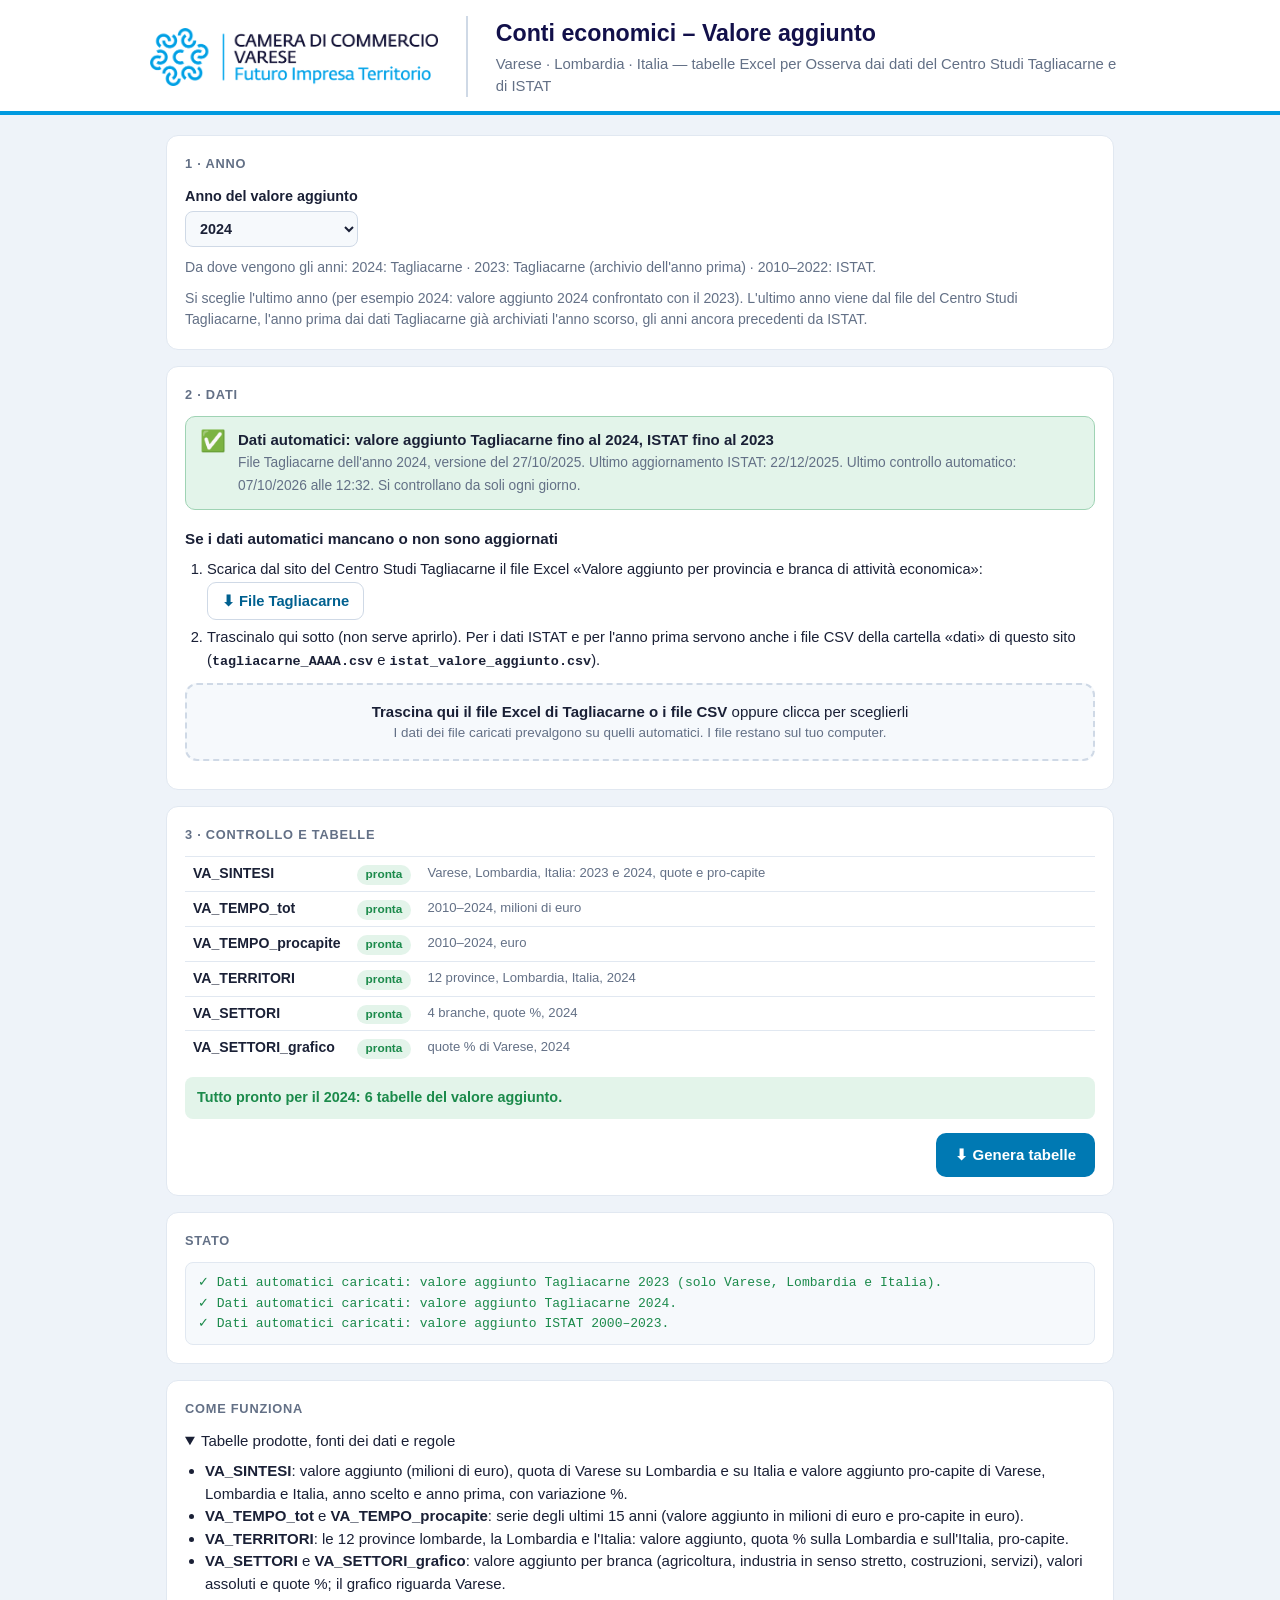
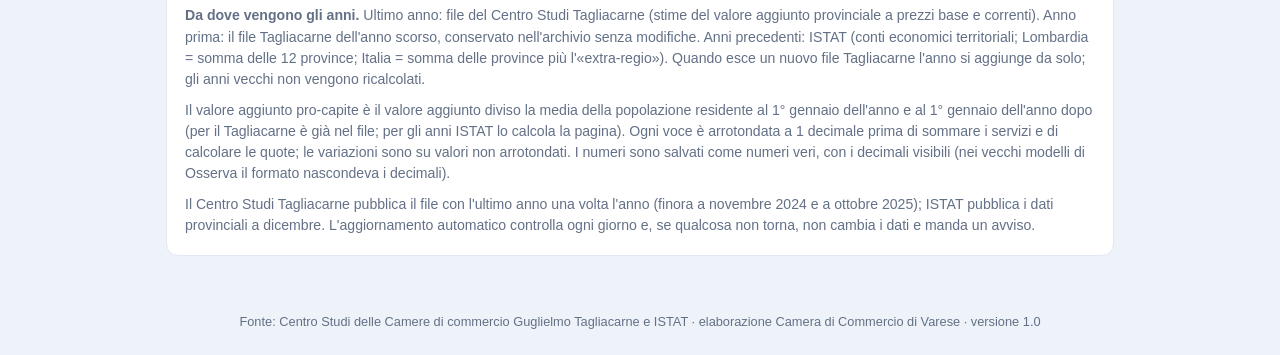
<file: codice/10_Web_ContiEconomici/index.html>
<!doctype html>
<html lang="it">
<head>
<meta charset="utf-8">
<meta name="viewport" content="width=device-width, initial-scale=1">
<title>Conti economici – Valore aggiunto</title>
<style>
  /* colori del logo della Camera di Commercio di Varese: blu notte e azzurro */
  :root {
    --bg: #eef3f9; --surface: #ffffff; --surface-2: #f6f9fc; --line: #e1e8f1; --line-2: #cfd9e6;
    --primary: #0079b3; --primary-d: #00608f; --primary-soft: #e0f2fb; --accent: #009ae0;
    --navy: #12104a; --text: #1a2036; --muted: #637086;
    --ok: #1b8a4b; --ok-soft: #e3f4ea; --err: #c0392b; --err-soft: #fdecea; --warn-soft: #fbeddd; --warn: #8a4b12;
  }
  * { box-sizing: border-box; }
  body { margin: 0; background: var(--bg); color: var(--text);
         font: 15px/1.5 -apple-system, BlinkMacSystemFont, "Segoe UI", Helvetica, Arial, sans-serif; }
  header { background: var(--surface); border-bottom: 4px solid var(--accent); padding: 16px 16px 14px; }
  .wrap { max-width: 980px; margin: 0 auto; padding-inline: 16px; }
  header .wrap { padding-inline: 0; display: flex; align-items: center; gap: 12px 28px; flex-wrap: wrap; }
  header .logo { display: block; height: 58px; width: auto; max-width: 100%; flex: 0 0 auto; }
  header .titolo { border-left: 2px solid var(--line-2); padding-left: 28px; flex: 1 1 320px; min-width: 0; }
  header h1 { margin: 0; font-size: 1.45rem; color: var(--navy); }
  header p { margin: 2px 0 0; color: var(--muted); font-size: .93rem; }
  @media (max-width: 640px) { header .titolo { border-left: 0; padding-left: 0; } header .logo { height: 46px; } }
  main { padding-block: 20px 40px; }
  .card { background: var(--surface); border: 1px solid var(--line); border-radius: 12px; padding: 18px; margin-bottom: 16px; }
  .card h2 { margin: 0 0 12px; font-size: .8rem; letter-spacing: .06em; text-transform: uppercase; color: var(--muted); }
  .card h3 { margin: 18px 0 8px; font-size: .95rem; }
  .riga { display: flex; flex-wrap: wrap; gap: 12px; align-items: flex-end; }
  label.campo { display: flex; flex-direction: column; gap: 4px; font-weight: 600; font-size: .9rem; }
  select { font: inherit; padding: 8px 10px; border: 1px solid var(--line-2); border-radius: 8px; background: var(--surface-2); color: var(--text); min-width: 130px; }
  button { font: inherit; font-weight: 700; border-radius: 10px; padding: 10px 18px; cursor: pointer; border: 1px solid transparent; }
  .primario { background: var(--primary); color: #fff; }
  .primario:hover { background: var(--primary-d); }
  button:disabled { opacity: .5; cursor: not-allowed; }
  .spazio { flex: 1 1 auto; }
  .nota { color: var(--muted); font-size: .88rem; margin: 10px 0 0; }
  #log { background: var(--surface-2); border: 1px solid var(--line); border-radius: 8px; padding: 10px 12px; min-height: 70px; max-height: 360px; overflow: auto;
         font: 13px/1.55 ui-monospace, Menlo, Consolas, monospace; white-space: pre-wrap; margin: 0; }
  .ok { color: var(--ok); } .err { color: var(--err); } .muted { color: var(--muted); } .warn { color: var(--warn); }
  [hidden] { display: none !important; }
  .fonte { display: flex; gap: 12px; align-items: flex-start; border-radius: 10px; padding: 12px 14px; border: 1px solid var(--line); background: var(--surface-2); }
  .fonte.ok { border-color: #9fd3b4; background: var(--ok-soft); color: var(--text); }
  .fonte.warn { border-color: #e0a15a; background: var(--warn-soft); color: var(--text); }
  .fonte .icona { font-size: 1.3rem; line-height: 1.2; }
  .fonte b { display: block; }
  .fonte .dett { font-size: .86rem; color: var(--muted); }
  .passi { margin: 8px 0 0; padding-left: 22px; font-size: .92rem; }
  .passi li { margin: 4px 0; }
  a.bottone { display: inline-block; background: var(--surface); color: var(--primary-d); border: 1px solid var(--line-2); padding: 7px 14px; border-radius: 9px; font-weight: 700; text-decoration: none; margin: 2px 2px 2px 0; }
  a.bottone:hover { border-color: var(--primary); }
  .drop { display: block; border: 2px dashed var(--line-2); border-radius: 12px; padding: 16px; background: var(--surface-2); cursor: pointer; margin-top: 12px; text-align: center; }
  .drop:hover, .drop.sopra { border-color: var(--primary); background: var(--primary-soft); }
  .drop .descr { font-size: .84rem; color: var(--muted); }
  .drop input { display: none; }
  .lista-file { list-style: none; padding: 0; margin: 10px 0 0; font-size: .88rem; }
  .lista-file li { display: flex; justify-content: space-between; gap: 8px; padding: 6px 0; border-top: 1px solid var(--line); }
  .lista-file li.errore { color: var(--err); }
  .togli { background: none; border: 0; padding: 0 2px; font-size: 1rem; line-height: 1; color: var(--muted); cursor: pointer; }
  .togli:hover { color: var(--err); }
  table.controllo { width: 100%; border-collapse: collapse; font-size: .88rem; }
  table.controllo td { padding: 6px 8px; border-top: 1px solid var(--line); vertical-align: top; }
  table.controllo td:first-child { white-space: nowrap; font-weight: 600; }
  table.controllo td:nth-child(2) { white-space: nowrap; }
  table.controllo .dett { color: var(--muted); font-size: .82rem; width: 100%; }
  /* telefono: nome del file, stato e dettaglio uno sotto l'altro (i nomi lunghi non fanno scorrere la pagina di lato) */
  @media (max-width: 600px) {
    table.controllo, table.controllo tbody, table.controllo tr, table.controllo td { display: block; width: auto; }
    table.controllo tr { border-top: 1px solid var(--line); padding: 6px 0; }
    table.controllo td { border-top: 0; padding: 2px 4px; }
    table.controllo td:first-child { white-space: normal; overflow-wrap: anywhere; }
  }
  .badge { display: inline-block; font-size: .74rem; border-radius: 999px; padding: 1px 9px; background: var(--line); color: var(--muted); white-space: nowrap; font-weight: 600; }
  .badge.ok { background: var(--ok-soft); color: var(--ok); }
  .badge.warn { background: var(--warn-soft); color: var(--warn); }
  .badge.err { background: var(--err-soft); color: var(--err); }
  .servono { margin: 12px 0 0; padding: 10px 12px; border-radius: 8px; background: var(--warn-soft); color: var(--warn); font-size: .9rem; }
  .pronto { margin: 12px 0 0; padding: 10px 12px; border-radius: 8px; background: var(--ok-soft); color: var(--ok); font-size: .9rem; font-weight: 600; }
  .file { display: flex; justify-content: space-between; align-items: center; gap: 12px; padding: 8px 0; border-bottom: 1px solid var(--line); flex-wrap: wrap; }
  .file:last-child { border-bottom: 0; }
  .file span { overflow-wrap: anywhere; }
  a.scarica { color: var(--primary-d); font-weight: 700; text-decoration: none; white-space: nowrap; }
  a.scarica:hover { text-decoration: underline; }
  a.zip { display: inline-block; background: var(--primary); color: #fff; padding: 10px 18px; border-radius: 10px; font-weight: 700; text-decoration: none; margin: 0 8px 8px 0; }
  a.zip:hover { background: var(--primary-d); }
  ul { padding-left: 20px; margin: 8px 0; }
  code { font: 600 .84rem ui-monospace, Menlo, Consolas, monospace; }
  footer { color: var(--muted); font-size: .8rem; text-align: center; padding: 0 16px 24px; }
</style>
</head>
<body>
<header><div class="wrap">
  <img class="logo" alt="Camera di Commercio di Varese – Futuro Impresa Territorio" src="[data-uri]">
  <div class="titolo">
    <h1>Conti economici – Valore aggiunto</h1>
    <p>Varese · Lombardia · Italia — tabelle Excel per Osserva dai dati del Centro Studi Tagliacarne e di ISTAT</p>
  </div>
</div></header>

<main class="wrap">
  <section class="card">
    <h2>1 · Anno</h2>
    <div class="riga">
      <label class="campo">Anno del valore aggiunto <select id="anno"></select></label>
    </div>
    <p class="nota" id="notaFonti"></p>
    <p class="nota">Si sceglie l'ultimo anno (per esempio 2024: valore aggiunto 2024 confrontato con il 2023). L'ultimo anno viene dal file del Centro Studi Tagliacarne,
      l'anno prima dai dati Tagliacarne già archiviati l'anno scorso, gli anni ancora precedenti da ISTAT.</p>
  </section>

  <section class="card">
    <h2>2 · Dati</h2>
    <div id="fonte" class="fonte"><span class="icona">⏳</span><div><b>Cerco i dati aggiornati automaticamente…</b></div></div>
    <h3>Se i dati automatici mancano o non sono aggiornati</h3>
    <ol class="passi">
      <li>Scarica dal sito del Centro Studi Tagliacarne il file Excel «Valore aggiunto per provincia e branca di attività economica»:
        <a class="bottone" id="linkTagliacarne" href="https://www.tagliacarne.it/linee_di_attivita-33/statistiche_territoriali-101/" rel="noopener">⬇ File Tagliacarne</a></li>
      <li>Trascinalo qui sotto (non serve aprirlo). Per i dati ISTAT e per l'anno prima servono anche i file CSV della cartella «dati» di questo sito
        (<code>tagliacarne_AAAA.csv</code> e <code>istat_valore_aggiunto.csv</code>).</li>
    </ol>
    <label class="drop" id="drop">
      <input type="file" id="scegli" multiple accept=".xlsx,.csv,.txt">
      <b>Trascina qui il file Excel di Tagliacarne o i file CSV</b> oppure clicca per sceglierli
      <div class="descr">I dati dei file caricati prevalgono su quelli automatici. I file restano sul tuo computer.</div>
    </label>
    <ul class="lista-file" id="listaFile"></ul>
  </section>

  <section class="card">
    <h2>3 · Controllo e tabelle</h2>
    <div id="controllo"></div>
    <div class="riga" style="margin-top:14px">
      <span class="spazio"></span>
      <button id="genera" class="primario" disabled>⬇ Genera tabelle</button>
    </div>
  </section>

  <section class="card">
    <h2>Stato</h2>
    <pre id="log"><span class="muted">In attesa dei dati.</span></pre>
  </section>

  <section class="card" id="risultati" hidden>
    <h2 id="titoloRisultati">File pronti</h2>
    <a id="zip" class="zip" href="#">⬇ Scarica tutto (ZIP)</a>
    <div id="elenco"></div>
  </section>

  <section class="card">
    <h2>Come funziona</h2>
    <details open>
      <summary>Tabelle prodotte, fonti dei dati e regole</summary>
      <ul>
        <li><b>VA_SINTESI</b>: valore aggiunto (milioni di euro), quota di Varese su Lombardia e su Italia e valore aggiunto pro-capite di Varese, Lombardia e Italia, anno scelto e anno prima, con variazione %.</li>
        <li><b>VA_TEMPO_tot</b> e <b>VA_TEMPO_procapite</b>: serie degli ultimi 15 anni (valore aggiunto in milioni di euro e pro-capite in euro).</li>
        <li><b>VA_TERRITORI</b>: le 12 province lombarde, la Lombardia e l'Italia: valore aggiunto, quota % sulla Lombardia e sull'Italia, pro-capite.</li>
        <li><b>VA_SETTORI</b> e <b>VA_SETTORI_grafico</b>: valore aggiunto per branca (agricoltura, industria in senso stretto, costruzioni, servizi), valori assoluti e quote %; il grafico riguarda Varese.</li>
      </ul>
      <p class="nota"><b>Da dove vengono gli anni.</b> Ultimo anno: file del Centro Studi Tagliacarne (stime del valore aggiunto provinciale a prezzi base e correnti).
        Anno prima: il file Tagliacarne dell'anno scorso, conservato nell'archivio senza modifiche. Anni precedenti: ISTAT (conti economici territoriali; Lombardia = somma delle 12 province;
        Italia = somma delle province più l'«extra-regio»). Quando esce un nuovo file Tagliacarne l'anno si aggiunge da solo; gli anni vecchi non vengono ricalcolati.</p>
      <p class="nota">Il valore aggiunto pro-capite è il valore aggiunto diviso la media della popolazione residente al 1° gennaio dell'anno e al 1° gennaio dell'anno dopo
        (per il Tagliacarne è già nel file; per gli anni ISTAT lo calcola la pagina). Ogni voce è arrotondata a 1 decimale prima di sommare i servizi e di calcolare le quote; le variazioni sono su valori non arrotondati.
        I numeri sono salvati come numeri veri, con i decimali visibili (nei vecchi modelli di Osserva il formato nascondeva i decimali).</p>
      <p class="nota">Il Centro Studi Tagliacarne pubblica il file con l'ultimo anno una volta l'anno (finora a novembre 2024 e a ottobre 2025); ISTAT pubblica i dati provinciali a dicembre.
        L'aggiornamento automatico controlla ogni giorno e, se qualcosa non torna, non cambia i dati e manda un avviso.</p>
    </details>
  </section>
</main>
<footer>Fonte: Centro Studi delle Camere di commercio Guglielmo Tagliacarne e ISTAT · elaborazione Camera di Commercio di Varese · versione 1.0</footer>

<script id="motore">
"use strict";
/* ==========================================================================
   MOTORE (nessuna libreria esterna: lettura CSV ed Excel, calcoli, Excel e ZIP)
   Le 6 tabelle riproducono quelle di Osserva «Valore aggiunto» (cartella «output osserva», anno 2024).

   REGOLA DEGLI ANNI (per un anno N scelto):
     N          -> file del Centro Studi Tagliacarne di quell'anno (dati/tagliacarne_N.csv);
     N-1        -> il file Tagliacarne di N-1 già archiviato (dati/tagliacarne_N-1.csv), mai sostituito;
     N-2 e prima-> ISTAT (dati/istat_valore_aggiunto.csv).
   ========================================================================== */
class ErroreDati extends Error {}

// dati salvati dall'aggiornamento automatico (GitHub Actions): stessa cartella del sito, oppure il sito pubblicato
const URL_DATI_ONLINE = "https://statisticava.github.io/report-conti-economici/dati/";
const ANNI_TEMPO = 15;                       // la serie nel tempo tiene 15 anni (N-14 … N)
const AREE = ["VARESE", "LOMBARDIA", "ITALIA"];                       // ordine delle tabelle di Osserva
const NOME_AREA = { VARESE: "Varese", LOMBARDIA: "Lombardia", ITALIA: "Italia" };
const PROVINCE = ["Varese", "Como", "Sondrio", "Milano", "Bergamo", "Brescia", "Pavia", "Cremona", "Mantova", "Lecco", "Lodi", "Monza e della Brianza"];
const NOMI_OBBLIGATORI = [...PROVINCE, "Lombardia", "Italia"];
const RIPARTIZIONI = ["Nord-ovest", "Nord-est", "Centro", "Sud e Isole"];
const CAMPI = ["agr", "ind", "cos", "s1", "s2", "s3", "tot", "pc"];    // agricoltura, industria, costruzioni, 3 gruppi di servizi, totale, pro-capite
const INTESTAZIONI_ATTESE = ["provincia", "agricoltura", "industria in senso stretto", "costruzioni", "commercio", "attivita finanziarie", "altri servizi", "totale", "valore aggiunto procapite"];
const PAGINA_TAGLIACARNE = "https://www.tagliacarne.it/linee_di_attivita-33/statistiche_territoriali-101/";

/* ------------------------------------------------------------------ arrotondamenti e calcoli */
// ROUND di Excel (metà lontano da zero, su 15 cifre significative), come Decimal(format(v, ".15g")) di Python
function arrotonda(v, cifre) {
  if (v === null || v === undefined || !Number.isFinite(v)) return null;
  const a = Math.abs(v);
  if (a < 1e-9) return 0;
  const r = Number(Math.round(Number(`${Number(a.toPrecision(15))}e${cifre}`)) + `e-${cifre}`);
  return v < 0 && r !== 0 ? -r : r;
}
const R1 = v => arrotonda(v, 1), R2 = v => arrotonda(v, 2);
const nullo = v => v === null || v === undefined;
// variazione % non arrotondata, poi 2 decimali (come le tabelle di Osserva)
const varPerc = (rec, prec) => nullo(rec) || nullo(prec) || prec === 0 ? null : (rec / prec - 1) * 100;
const norm = s => String(s ?? "").normalize("NFD").replace(/[̀-ͯ]/g, "").toLowerCase().replace(/\s+/g, " ").trim();

/* ------------------------------------------------------------------ CSV */
function parseCsv(testo) {
  if (testo.charCodeAt(0) === 0xFEFF) testo = testo.slice(1);
  const primaRiga = testo.split(/\r?\n/, 1)[0];
  const sep = [",", ";", "\t"].map(c => [c, primaRiga.split(c).length]).sort((a, b) => b[1] - a[1])[0][0];
  const righe = [];
  let riga = [], campo = "", tra = false;
  for (let i = 0; i < testo.length; i++) {
    const c = testo[i];
    if (tra) {
      if (c === '"') { if (testo[i + 1] === '"') { campo += '"'; i++; } else tra = false; } else campo += c;
    } else if (c === '"') tra = true;
    else if (c === sep) { riga.push(campo); campo = ""; }
    else if (c === "\n" || c === "\r") {
      if (c === "\r" && testo[i + 1] === "\n") i++;
      riga.push(campo); campo = "";
      if (riga.length > 1 || riga[0] !== "") righe.push(riga);
      riga = [];
    } else campo += c;
  }
  if (campo !== "" || riga.length) { riga.push(campo); righe.push(riga); }
  return righe;
}
const numero = s => { s = String(s ?? "").trim(); if (s === "") return null; const n = Number(s); return Number.isFinite(n) ? n : NaN; };

/* ------------------------------------------------------------------ file Tagliacarne (CSV salvato dal programma, oppure Excel scaricato dal Centro Studi) */
// risultato comune: { tipo: "T", anno, T: Map(territorio -> {agr,ind,cos,s1,s2,s3,tot,pc}), fonte, descr, ... }
function controllaTavolaTagliacarne(T, anno) {
  const val = n => T.get(n);
  // archivio dei primi anni: solo Varese, Lombardia e Italia con totale e pro-capite (niente province né branche)
  const parziale = [...T.values()].some(r => CAMPI.some(c => r[c] === null));
  if (parziale) {
    for (const a of AREE) {
      const r = T.get(NOME_AREA[a]);
      if (!r || r.tot === null || r.pc === null) throw new ErroreDati(`Nel file Tagliacarne ${anno} mancano il totale e il pro-capite di ${NOME_AREA[a]}.`);
    }
    return false;
  }
  for (const n of NOMI_OBBLIGATORI) if (!T.has(n)) throw new ErroreDati(`Nel file Tagliacarne ${anno} manca la riga «${n}» (nomi cambiati o righe tolte).`);
  for (const [n, r] of T) {
    if (r.tot === null) continue;
    const somma = r.agr + r.ind + r.cos + r.s1 + r.s2 + r.s3;
    if (Math.abs(somma - r.tot) > 0.35) throw new ErroreDati(`Nel file Tagliacarne ${anno}, ${n}: la somma delle branche (${somma.toFixed(1)}) non coincide con il totale (${r.tot.toFixed(1)}).`);
  }
  {
    const s = PROVINCE.reduce((x, n) => x + val(n).tot, 0);
    if (Math.abs(s - val("Lombardia").tot) > 0.5) throw new ErroreDati(`Nel file Tagliacarne ${anno} la somma delle 12 province lombarde (${s.toFixed(1)}) non coincide con la Lombardia (${val("Lombardia").tot.toFixed(1)}).`);
  }
  return true;
}

function leggiCsvTagliacarne(testo) {
  const righe = parseCsv(testo);
  const testa = (righe[0] || []).map(s => s.trim());
  const pos = n => testa.indexOf(n);
  const colonne = ["anno", "territorio", "agricoltura", "industria", "costruzioni", "commercio_trasporti_ict", "finanza_immobiliare_professioni", "altri_servizi", "totale", "procapite"];
  if (colonne.some(c => pos(c) < 0)) throw new ErroreDati("Non è un file CSV del valore aggiunto Tagliacarne (mancano delle colonne).");
  const T = new Map(); let anno = null, fonte = "";
  for (const r of righe.slice(1)) {
    if (r.length < testa.length) continue;
    const a = Number(r[pos("anno")]);
    if (!Number.isInteger(a)) throw new ErroreDati("Anno non valido nel file CSV.");
    if (anno !== null && a !== anno) throw new ErroreDati("Il file contiene più anni: serve un file per anno.");
    anno = a; fonte = pos("fonte") >= 0 ? r[pos("fonte")].trim() : "";
    const v = colonne.slice(2).map(c => numero(r[pos(c)]));
    if (v.some(Number.isNaN)) throw new ErroreDati(`Valori non numerici nella riga «${r[pos("territorio")]}».`);
    T.set(r[pos("territorio")].trim(), Object.fromEntries(CAMPI.map((c, i) => [c, v[i]])));
  }
  if (!T.size) throw new ErroreDati("Il file CSV non contiene righe.");
  const completo = controllaTavolaTagliacarne(T, anno);
  return { tipo: "T", anno, T, fonte, completo, primo: anno, ultimo: anno, righe: T.size, descr: `valore aggiunto Tagliacarne ${anno}${completo ? "" : " (solo Varese, Lombardia e Italia)"}` };
}

function leggiCsvIstat(testo) {
  const righe = parseCsv(testo);
  const testa = (righe[0] || []).map(s => s.trim());
  const pos = n => testa.indexOf(n);
  if (["anno", "area", "valore_aggiunto", "popolazione_media"].some(c => pos(c) < 0)) throw new ErroreDati("Non è un file CSV del valore aggiunto ISTAT (mancano delle colonne).");
  const serie = { VARESE: new Map(), LOMBARDIA: new Map(), ITALIA: new Map() };
  let n = 0, primo = Infinity, ultimo = -Infinity;
  for (const r of righe.slice(1)) {
    if (r.length < testa.length) continue;
    const area = r[pos("area")].trim(), anno = Number(r[pos("anno")]), va = numero(r[pos("valore_aggiunto")]), pop = numero(r[pos("popolazione_media")]);
    if (!serie[area] || !Number.isInteger(anno) || va === null || Number.isNaN(va) || Number.isNaN(pop)) throw new ErroreDati(`Riga non valida nel file ISTAT (${r.join(",")}).`);
    serie[area].set(anno, { va, pop }); n++; primo = Math.min(primo, anno); ultimo = Math.max(ultimo, anno);
  }
  if (!n) throw new ErroreDati("Il file CSV non contiene righe.");
  return { tipo: "I", serie, primo, ultimo, righe: n, descr: `valore aggiunto ISTAT ${primo}–${ultimo}` };
}

function leggiCsv(testo) {
  const prima = (testo.charCodeAt(0) === 0xFEFF ? testo.slice(1) : testo).split(/\r?\n/, 1)[0];
  if (/\bterritorio\b/.test(prima) && /\bprocapite\b/.test(prima)) return leggiCsvTagliacarne(testo);
  if (/\bvalore_aggiunto\b/.test(prima)) return leggiCsvIstat(testo);
  throw new ErroreDati("Non è uno dei file dei dati di questa pagina (servono i CSV della cartella «dati» o il file Excel del Centro Studi Tagliacarne).");
}

/* ------------------------------------------------------------------ Excel (.xlsx) del Centro Studi Tagliacarne, letto nel browser */
const dec = new TextDecoder();
async function inflaRaw(bytes) {
  const flusso = new Blob([bytes]).stream().pipeThrough(new DecompressionStream("deflate-raw"));
  return new Uint8Array(await new Response(flusso).arrayBuffer());
}
async function leggiZip(buf) {
  const b = buf instanceof Uint8Array ? buf : new Uint8Array(buf);
  const dv = new DataView(b.buffer, b.byteOffset, b.byteLength);
  let e = -1;
  for (let i = b.length - 22; i >= Math.max(0, b.length - 65557); i--) if (dv.getUint32(i, true) === 0x06054b50) { e = i; break; }
  if (e < 0) throw new ErroreDati("Il file non è un Excel (.xlsx) valido.");
  const n = dv.getUint16(e + 10, true); let p = dv.getUint32(e + 16, true);
  const parti = new Map();
  for (let k = 0; k < n; k++) {
    if (dv.getUint32(p, true) !== 0x02014b50) throw new ErroreDati("Il file non è un Excel (.xlsx) valido.");
    const metodo = dv.getUint16(p + 10, true), csize = dv.getUint32(p + 20, true), nlen = dv.getUint16(p + 28, true), xlen = dv.getUint16(p + 30, true), clen = dv.getUint16(p + 32, true), off = dv.getUint32(p + 42, true);
    const nome = dec.decode(b.subarray(p + 46, p + 46 + nlen));
    const ln = dv.getUint16(off + 26, true), lx = dv.getUint16(off + 28, true), ini = off + 30 + ln + lx;
    parti.set(nome, { metodo, dati: b.subarray(ini, ini + csize) });
    p += 46 + nlen + xlen + clen;
  }
  return parti;
}
async function parteZip(zip, nome) {
  const v = zip.get(nome);
  if (!v) return null;
  if (v.metodo !== 0 && v.metodo !== 8) throw new ErroreDati("Il file Excel usa una compressione non supportata.");
  return dec.decode(v.metodo === 0 ? v.dati : await inflaRaw(v.dati));
}
const xmlDecodifica = s => s.replace(/&#x([0-9a-f]+);/gi, (m, h) => String.fromCodePoint(parseInt(h, 16))).replace(/&#(\d+);/g, (m, d) => String.fromCodePoint(+d))
  .replace(/&lt;/g, "<").replace(/&gt;/g, ">").replace(/&quot;/g, '"').replace(/&apos;/g, "'").replace(/&amp;/g, "&");
const attributi = s => { const o = {}; for (const m of s.matchAll(/([\w:]+)="([^"]*)"/g)) o[m[1]] = xmlDecodifica(m[2]); return o; };
const testoXml = s => [...s.matchAll(/<t(?:\s[^>]*)?>([\s\S]*?)<\/t>/g)].map(m => xmlDecodifica(m[1])).join("");
const colonnaDa = rif => { let n = 0; for (const c of /^[A-Z]+/.exec(rif)[0]) n = n * 26 + c.charCodeAt(0) - 64; return n - 1; };

// -> { nome del foglio: righe (liste di valori: testo, numero o null) }
async function leggiXlsx(buf) {
  const zip = await leggiZip(buf);
  const wb = await parteZip(zip, "xl/workbook.xml"), rels = await parteZip(zip, "xl/_rels/workbook.xml.rels");
  if (!wb || !rels) throw new ErroreDati("Il file non è un Excel (.xlsx) valido.");
  const cond = [];
  const ss = await parteZip(zip, "xl/sharedStrings.xml");
  if (ss) for (const m of ss.matchAll(/<si\b[^>]*>([\s\S]*?)<\/si>/g)) cond.push(testoXml(m[1]));
  const target = {};
  for (const m of rels.matchAll(/<Relationship\b([^>]*)\/?>/g)) { const a = attributi(m[1]); target[a.Id] = a.Target; }
  const fogli = {};
  for (const m of wb.matchAll(/<sheet\b([^>]*)\/?>/g)) {
    const a = attributi(m[1]), t = target[a["r:id"]];
    if (!t) continue;
    const xml = await parteZip(zip, t.startsWith("/") ? t.slice(1) : "xl/" + t);
    if (!xml) continue;
    const righe = [];
    for (const r of xml.matchAll(/<row\b([^>]*?)(?:\/>|>([\s\S]*?)<\/row>)/g)) {
      const num = Number(attributi(r[1]).r) || righe.length + 1;
      const celle = [];
      for (const c of (r[2] || "").matchAll(/<c\b([^>]*?)(?:\/>|>([\s\S]*?)<\/c>)/g)) {
        const ca = attributi(c[1]), corpo = c[2] || "", v = /<v>([\s\S]*?)<\/v>/.exec(corpo);
        let val = null;
        if (ca.t === "inlineStr") val = testoXml(corpo);
        else if (v) val = ca.t === "s" ? cond[Number(v[1])] : (ca.t === "str" || ca.t === "e") ? xmlDecodifica(v[1]) : ca.t === "b" ? v[1] === "1" : Number(v[1]);
        celle[colonnaDa(ca.r)] = val === undefined ? null : val;
      }
      while (righe.length < num - 1) righe.push([]);
      righe[num - 1] = Array.from(celle, x => x === undefined ? null : x);
    }
    fogli[a.name] = righe;
  }
  return fogli;
}

// fogli Excel -> risultato comune dei file Tagliacarne (ultimo anno del file); stessi controlli del programma di aggiornamento
function tavolaTagliacarneDaFogli(fogli) {
  const candidati = [];
  for (const [nome, righe] of Object.entries(fogli)) {
    const titolo = norm(righe[0] && righe[0][0]);
    const a = /anno (\d{4})/.exec(titolo) || /^(\d{4})$/.exec(norm(nome));
    if (a && righe.length > 4) candidati.push([Number(a[1]), nome, righe]);
  }
  if (!candidati.length) throw new ErroreDati("Nel file Excel non c'è nessun foglio con il titolo «… Anno AAAA»: non è il file «Valore aggiunto per provincia e branca» del Centro Studi Tagliacarne.");
  candidati.sort((x, y) => x[0] - y[0]);
  const [anno, nome, righe] = candidati[candidati.length - 1];
  const it = righe.slice(0, 8).findIndex(r => r && r[0] != null && norm(r[0]) === "provincia");
  if (it < 0) throw new ErroreDati(`Nel foglio «${nome}» non trovo la riga di intestazione che comincia con «Provincia».`);
  INTESTAZIONI_ATTESE.forEach((atteso, j) => {
    if (!norm(righe[it][j]).startsWith(atteso)) throw new ErroreDati(`Colonna ${j + 1} del file Excel: trovo «${righe[it][j] ?? ""}» invece di «${atteso}» (il file è cambiato).`);
  });
  const T = new Map();
  for (const r of righe.slice(it + 1)) {
    if (!r || r[0] == null || String(r[0]).trim() === "") continue;
    const n = String(r[0]).replace(/\s+/g, " ").trim(), v = r.slice(1, 9);
    if (v.length < 8 || v.some(x => typeof x !== "number")) {
      if (v.every(x => x == null)) continue;
      throw new ErroreDati(`Riga «${n}» del file Excel: valori mancanti o non numerici.`);
    }
    const riga = Object.fromEntries(CAMPI.map((c, i) => [c, v[i]]));
    if (T.has(n)) {
      if (CAMPI.some(c => Math.abs(T.get(n)[c] - riga[c]) > 0.01)) throw new ErroreDati(`La riga «${n}» compare due volte nel file Excel con numeri diversi.`);
      continue;                                   // provincia che è anche regione (Valle d'Aosta)
    }
    T.set(n, riga);
  }
  if (T.size < 120) throw new ErroreDati(`Il file Excel ha ${T.size} righe di territori invece di circa 132.`);
  const completo = controllaTavolaTagliacarne(T, anno);
  const sm = RIPARTIZIONI.every(n => T.has(n)) ? RIPARTIZIONI.reduce((x, n) => x + T.get(n).tot, 0) : null;
  if (sm !== null) {
    const extra = T.get("Italia").tot - sm;
    if (!(extra >= 0 && extra <= 0.003 * T.get("Italia").tot)) throw new ErroreDati(`Italia e somma delle ripartizioni: lo scarto (${extra.toFixed(1)}) non è quello atteso.`);
  }
  return { tipo: "T", anno, T, fonte: "tagliacarne", completo, primo: anno, ultimo: anno, righe: T.size, descr: `valore aggiunto Tagliacarne ${anno} (file Excel)` };
}
async function leggiExcelTagliacarne(buf) { return tavolaTagliacarneDaFogli(await leggiXlsx(buf)); }

// pagina del Centro Studi -> {url, anno, versione} del file «Valore aggiunto per provincia e branca» (serve ai link della pagina)
function trovaFileTagliacarne(paginaHtml) {
  const out = [];
  for (const m of paginaHtml.matchAll(/<a\b[^>]*?href="([^"]+\.xlsx)"[^>]*>([\s\S]*?)<\/a>/gi)) {
    const t = norm(xmlDecodifica(m[2].replace(/<[^>]+>/g, "")).replace(/ /g, " "));
    if (t.startsWith("valore aggiunto per provincia e branca")) {
      const a = /anno (\d{4})/.exec(t), v = /versione (?:del )?(\d{1,2}-\d{1,2}-\d{4})/.exec(t);
      if (a) out.push({ url: xmlDecodifica(m[1]), anno: Number(a[1]), versione: v ? v[1] : null });
    }
  }
  out.sort((x, y) => x.anno - y.anno);
  return out.length ? out[out.length - 1] : null;
}

/* ------------------------------------------------------------------ i dati e la regola degli anni */
class DatiVA {
  constructor() { this.tag = new Map(); this.ist = { VARESE: new Map(), LOMBARDIA: new Map(), ITALIA: new Map() }; }
  aggiungi(letto) {
    if (letto.tipo === "T") this.tag.set(letto.anno, letto);
    else for (const a of AREE) for (const [y, v] of letto.serie[a]) this.ist[a].set(y, v);
  }
  get vuoto() { return !this.tag.size && !this.ist.VARESE.size; }
  anniTagliacarne() { return [...this.tag.keys()].sort((a, b) => a - b); }
}

// valore di un'area in un anno, secondo la regola degli anni per l'anno scelto N. null se manca.
function valore(D, area, y, N) {
  const nome = NOME_AREA[area];
  const daTag = () => { const t = D.tag.get(y); const r = t && t.T.get(nome); return r && r.tot !== null && r.pc !== null ? { va: R1(r.tot), pc: R2(r.pc), fonte: "Tagliacarne" } : null; };
  if (y >= N - 1) return daTag();
  const i = D.ist[area].get(y);
  if (i && i.pop !== null && i.pop > 0) return { va: R1(i.va), pc: R2(R1(i.va) * 1e6 / i.pop), fonte: "ISTAT" };
  const t = daTag();                              // ISTAT non ha ancora l'anno: si usa l'archivio Tagliacarne, dicendolo
  return t ? { ...t, fonte: "Tagliacarne (ISTAT non ha ancora l'anno)" } : null;
}

// cosa serve perché un anno si possa fare: null se c'è tutto, altrimenti il messaggio
function mancaPerAnno(D, N) {
  const t = D.tag.get(N);
  if (!t) return `il file Tagliacarne del ${N}`;
  if (!t.completo) return `il file Tagliacarne del ${N} completo (province e branche)`;
  const p = D.tag.get(N - 1);
  if (!p) return `il file Tagliacarne del ${N - 1} (l'anno prima: archivio)`;
  for (const a of AREE) {
    if (!valore(D, a, N - 1, N)) return `il valore aggiunto ${NOME_AREA[a]} del ${N - 1} (Tagliacarne)`;
    for (let y = N - ANNI_TEMPO + 1; y <= N - 2; y++) if (!valore(D, a, y, N)) return `il valore aggiunto ${NOME_AREA[a]} del ${y} (ISTAT)`;
  }
  return null;
}
function anniPossibili(D) { return D.anniTagliacarne().filter(a => D.tag.get(a).completo && mancaPerAnno(D, a) === null); }
function ultimoAnno(D) { const a = anniPossibili(D); return a.length ? a[a.length - 1] : null; }
function controllaAnno(D, N) {
  if (!Number.isInteger(N) || N < 2005) return { ok: false, errore: "Anno non valido." };
  const manca = mancaPerAnno(D, N), tutti = D.anniTagliacarne();
  if (manca) {
    const ult = tutti.length ? ` (ultimo anno disponibile: ${tutti[tutti.length - 1]})` : "";
    return { ok: false, ultimo: ultimoAnno(D), errore: D.tag.has(N)
      ? `Mancano dei dati per il ${N}: ${manca}.` : `Il Centro Studi Tagliacarne non ha ancora pubblicato il valore aggiunto ${N}${ult}.` };
  }
  return { ok: true, ultimo: ultimoAnno(D) };
}
// da dove viene ogni anno (per le note della pagina)
function descriviFonti(N) { return `${N}: Tagliacarne · ${N - 1}: Tagliacarne (archivio dell'anno prima) · ${N - ANNI_TEMPO + 1}–${N - 2}: ISTAT`; }


/* ------------------------------------------------------------------ tabelle (specifica = modelli di Osserva) */
const G = ["General", null];
const contaVuoti = righe => righe.reduce((n, r) => n + r.filter(v => v === null).length, 0);
const vuoti = tab => Math.max(0, contaVuoti(tab.righe) - (tab.vuotiPrevisti || 0));
const SENZA = [false, null], CENTRO = [false, ["center", "center", true]], DESTRA = [false, ["right", null, false]];
const RIGA_PROVINCE = [...PROVINCE, "Lombardia", "Italia"];
const ETICHETTE_ABS = [...PROVINCE, "LOMBARDIA", "ITALIA"];
const ETICHETTE_QUOTE = [...PROVINCE.slice(0, 11), "Monza e Brianza", "LOMBARDIA", "ITALIA"];

// branche di una riga del file Tagliacarne: agricoltura, industria, costruzioni, servizi (somma dei 3 gruppi di servizi, ognuno a 1 decimale), totale.
// Regola ricavata dai dati di Osserva: ogni voce si arrotonda a 1 decimale PRIMA di sommare i servizi e di calcolare le quote.
function branche(r) {
  return [R1(r.agr), R1(r.ind), R1(r.cos), R1(R1(r.s1) + R1(r.s2) + R1(r.s3)), R1(r.tot)];
}
const rigaTag = (D, N, nome) => { const t = D.tag.get(N), r = t && t.T.get(nome); if (!r) throw new ErroreDati(`Manca la riga «${nome}» nel file Tagliacarne ${N}.`); return r; };

function tabSintesi(D, N) {
  const v = (a, y) => { const x = valore(D, a, y, N); if (!x) throw new ErroreDati(`Manca il valore aggiunto ${NOME_AREA[a]} del ${y}.`); return x; };
  const P = {}, C = {};
  for (const a of AREE) { P[a] = v(a, N - 1); C[a] = v(a, N); }
  const righe = [], formatiCelle = {}; let n = 0;
  const VA = "VALORE AGGIUNTO in milioni di euro", PC = "VALORE AGGIUNTO PRO-CAPITE in euro";
  const fmt = (riga, f) => { formatiCelle[`${riga},4`] = f; formatiCelle[`${riga},5`] = f; };
  for (const a of AREE) { righe.push([++n, VA, NOME_AREA[a], P[a].va, C[a].va, R2(varPerc(C[a].va, P[a].va))]); fmt(righe.length + 1, "0.0"); }
  for (const [den, nome] of [["LOMBARDIA", "Quota % Varese su Lombardia "], ["ITALIA", "Quota % Varese su Italia "]]) {
    const qp = P.VARESE.va / P[den].va * 100, qr = C.VARESE.va / C[den].va * 100;       // la variazione si calcola sulle quote non arrotondate
    righe.push([++n, VA, nome, R2(qp), R2(qr), R2(varPerc(qr, qp))]); fmt(righe.length + 1, "0.00");
  }
  for (const a of AREE) { righe.push([++n, PC, NOME_AREA[a], P[a].pc, C[a].pc, R2(varPerc(C[a].pc, P[a].pc))]); fmt(righe.length + 1, "0.00"); }
  return { foglio: "Sheet3", nomeFile: "VA_SINTESI.xlsx", righe, formatiCelle,
    intest: ["Ordinamento", "Valori", "variabili", "periodo passato", "periodo recente", "T.var % "],
    hdr: [SENZA, SENZA, SENZA, SENZA, DESTRA, DESTRA],
    colonne: [["0", null], ["@", null], ["@", null], ["0.0", null], ["0.0", null], ["0.00", null]],
    larghezze: { A: 12.86, B: 36.57, C: 28.14, D: 15.29, E: 15.43, F: 7.71 } };
}
function tabTempoTot(D, N) {
  const righe = [];
  for (let y = N - ANNI_TEMPO + 1; y <= N; y++) righe.push([y, ...AREE.map(a => { const x = valore(D, a, y, N); if (!x) throw new ErroreDati(`Manca il valore aggiunto ${NOME_AREA[a]} del ${y}.`); return x.va; })]);
  return { foglio: "Foglio1", nomeFile: "VA_TEMPO_tot.xlsx", righe, altezzaIntest: 60,
    intest: ["Valore aggiunto (milioni di euro)", "Varese", "Lombardia", "Italia"], hdr: [CENTRO, CENTRO, CENTRO, CENTRO],
    colonne: [G, ["0.0", null], ["0.0", null], ["0.0", null]],
    larghezze: { A: 14.29, B: 11.57, C: 11.86, D: 12.43 } };
}
function tabTempoPro(D, N) {
  const righe = [];
  let i = 0;
  for (let y = N - ANNI_TEMPO + 1; y <= N; y++) righe.push([++i, y, ...AREE.map(a => { const x = valore(D, a, y, N); if (!x) throw new ErroreDati(`Manca il valore aggiunto ${NOME_AREA[a]} del ${y}.`); return x.pc; })]);
  return { foglio: "Foglio2", nomeFile: "VA_TEMPO_procapite.xlsx", righe,
    intest: ["Ordinamento", "Valore aggiunto", "Varese", "Lombardia", "Italia"], hdr: [SENZA, SENZA, SENZA, SENZA, SENZA],
    colonne: [G, G, ["0.00", null], ["0.00", null], ["0.00", null]],
    larghezze: { B: 15.14, C: 9.57, D: 9.57, E: 9.57 } };
}
function tabTerritori(D, N) {
  const lomb = branche(rigaTag(D, N, "Lombardia"))[4], ita = branche(rigaTag(D, N, "Italia"))[4];
  const righe = RIGA_PROVINCE.map((nome, i) => {
    const r = rigaTag(D, N, nome), tot = branche(r)[4], pc = R2(r.pc);
    const etichetta = nome === "Monza e della Brianza" ? "Monza e della Brianza (**)" : nome === "Lombardia" ? "LOMBARDIA" : nome === "Italia" ? "ITALIA" : nome;
    return [i + 1, etichetta, tot, nome === "Lombardia" ? 100 : nome === "Italia" ? ".." : R2(tot / lomb * 100), nome === "Italia" ? 100 : R2(tot / ita * 100), pc];
  });
  return { foglio: "Sheet2", nomeFile: "VA_TERRITORI.xlsx", righe, altezzaIntest: 48.6,
    intest: ["Ordinamento", "Territorio", "Valore aggiunto (milioni di euro)", "Quota % su Lombardia", "Quota % su Italia", "Valore aggiunto pro-capite (euro)(*)"],
    hdr: [SENZA, CENTRO, CENTRO, CENTRO, CENTRO, CENTRO],
    colonne: [G, G, ["0.0", null], ["0.00", null], ["0.00", null], ["0.00", null]],
    larghezze: { B: 24.44 } };
}
function tabSettori(D, N) {
  const righe = [], formatiCelle = {};
  const abs = nome => branche(rigaTag(D, N, nome));
  righe.push([1, "Valori assoluti", null, null, null, null, null, null]);
  RIGA_PROVINCE.forEach((nome, i) => righe.push([i + 2, null, ETICHETTE_ABS[i], ...abs(nome)]));
  righe.push([RIGA_PROVINCE.length + 2, "Quota % per settore", null, null, null, null, null, null]);
  const inizioQuote = righe.length + 2;                                    // numero di riga di Excel della prima riga di quote
  RIGA_PROVINCE.forEach((nome, i) => {
    const b = abs(nome);
    righe.push([RIGA_PROVINCE.length + 3 + i, null, ETICHETTE_QUOTE[i], ...[0, 1, 2, 3].map(k => R2(b[k] / b[4] * 100)), 100]);
    for (let c = 4; c <= 8; c++) formatiCelle[`${inizioQuote + i},${c}`] = "0.00";
  });
  return { foglio: "Foglio1", nomeFile: "VA_SETTORI.xlsx", righe, formatiCelle,
    intest: ["Ordinamento 1", "Ordinamento 2", "Territori", "Agricoltura, silvicoltura e pesca", "Industria in senso stretto", "Costruzioni", "Servizi", "Totale"],
    hdr: [SENZA, SENZA, SENZA, SENZA, SENZA, SENZA, SENZA, SENZA],
    colonne: [G, G, G, ["0.0", null], ["0.0", null], ["0.0", null], ["0.0", null], ["0.0", null]],
    vuotiPrevisti: 12 + 28,                                                // celle vuote volute: le due righe titolo e la colonna «Ordinamento 2»
    larghezze: { B: 17.66, C: 20.44, D: 13.55, E: 13.33, F: 12.55, G: 13.66, H: 14.66 } };
}
function tabSettoriGrafico(D, N) {
  const b = branche(rigaTag(D, N, "Varese"));
  const righe = [["Agricoltura", R2(b[0] / b[4] * 100)], ["Industria", R2(b[1] / b[4] * 100)], ["Costruzioni", R2(b[2] / b[4] * 100)], ["Servizi", R2(b[3] / b[4] * 100)]];
  return { foglio: "Foglio1", nomeFile: "VA_SETTORI_grafico.xlsx", righe,
    intest: ["Settori", "Quota % per settore"], hdr: [SENZA, SENZA], formatiIntest: { 1: "@", 2: "@" },
    colonne: [["@", null], ["0.00", null]],
    larghezze: { A: 11, B: 19 } };
}
const TABELLE = [["Sintesi", tabSintesi], ["Tempo (totale)", tabTempoTot], ["Tempo (pro-capite)", tabTempoPro], ["Territori", tabTerritori],
                 ["Settori", tabSettori], ["Settori (grafico di Varese)", tabSettoriGrafico]];
const CARTELLA = "Report_valore_aggiunto_";

/* ------------------------------------------------------------------ generazione completa */
function generaReport(dati, anno, ctx = {}) {
  const log = ctx.log || (() => {});
  anno = Number(anno);
  const c = controllaAnno(dati, anno);
  if (!c.ok) throw new ErroreDati(c.errore);
  const file = [], errori = [];
  for (const [nome, fn] of TABELLE) {
    try {
      const tab = fn(dati, anno);
      tab.mancanti = vuoti(tab);
      file.push({ nome: tab.nomeFile, dati: creaXlsx(tab), tab });
      log(tab.nomeFile, "ok");
    } catch (e) { errori.push(nome); log(`${nome}: ${e.message}`, "err"); }
  }
  return { cartella: `${CARTELLA}${anno}`, file, errori };
}

/* ------------------------------------------------------------------ Excel (.xlsx) con gli stili dei modelli */
const enc = new TextEncoder();
const xmlEsc = s => String(s).replace(/[\x00-\x08\x0B\x0C\x0E-\x1F]/g, "")
  .replace(/&/g, "&amp;").replace(/</g, "&lt;").replace(/>/g, "&gt;").replace(/"/g, "&quot;");
function colonna(n) { let s = ""; while (n > 0) { const m = (n - 1) % 26; s = String.fromCharCode(65 + m) + s; n = Math.floor((n - 1) / 26); } return s; }
function colDaLettere(l) { let n = 0; for (let i = 0; i < l.length; i++) n = n * 26 + l.charCodeAt(i) - 64; return n; }

// registro degli stili di una cartella di lavoro: (formato numerico, grassetto, allineamento) -> indice di cellXfs
function nuovoRegistroStili() {
  const predefiniti = { "General": 0, "0": 1, "0.00": 2, "#,##0": 3 };
  const personalizzati = new Map(), xfs = [{ numId: 0, bold: false, al: null }], indice = new Map([["General|0|", 0]]);
  return {
    stile(fmt, bold, al) {
      const chiave = `${fmt}|${bold ? 1 : 0}|${al ? al.join(",") : ""}`;
      if (indice.has(chiave)) return indice.get(chiave);
      let numId = predefiniti[fmt];
      if (numId === undefined) { if (!personalizzati.has(fmt)) personalizzati.set(fmt, 164 + personalizzati.size); numId = personalizzati.get(fmt); }
      xfs.push({ numId, bold: !!bold, al });
      indice.set(chiave, xfs.length - 1);
      return xfs.length - 1;
    },
    xml() {
      const nf = [...personalizzati].map(([f, id]) => `<numFmt numFmtId="${id}" formatCode="${xmlEsc(f)}"/>`).join("");
      const xf = xfs.map(x => `<xf numFmtId="${x.numId}" fontId="${x.bold ? 1 : 0}" fillId="0" borderId="0" xfId="0"${x.numId ? ' applyNumberFormat="1"' : ""}${x.bold ? ' applyFont="1"' : ""}${x.al ? ' applyAlignment="1"' : ""}>`
        + (x.al ? `<alignment${x.al[0] ? ` horizontal="${x.al[0]}"` : ""}${x.al[1] ? ` vertical="${x.al[1]}"` : ""}${x.al[2] ? ' wrapText="1"' : ""}/>` : "") + "</xf>").join("");
      return `<?xml version="1.0" encoding="UTF-8" standalone="yes"?>
<styleSheet xmlns="http://schemas.openxmlformats.org/spreadsheetml/2006/main">
${nf ? `<numFmts count="${personalizzati.size}">${nf}</numFmts>` : ""}<fonts count="2"><font><sz val="11"/><name val="Calibri"/><family val="2"/></font><font><b/><sz val="11"/><name val="Calibri"/><family val="2"/></font></fonts>
<fills count="2"><fill><patternFill patternType="none"/></fill><fill><patternFill patternType="gray125"/></fill></fills>
<borders count="1"><border><left/><right/><top/><bottom/><diagonal/></border></borders>
<cellStyleXfs count="1"><xf numFmtId="0" fontId="0" fillId="0" borderId="0"/></cellStyleXfs>
<cellXfs count="${xfs.length}">${xf}</cellXfs>
<cellStyles count="1"><cellStyle name="Normal" xfId="0" builtinId="0"/></cellStyles>
</styleSheet>`;
    },
  };
}

const HEAD = ["General", true, ["center", "center", true]];    // intestazione: grassetto, centrata, a capo
function foglioXml(tab, reg) {
  const attr = (ref, s) => `<c r="${ref}"${s ? ` s="${s}"` : ""}`;
  const testo = (ref, s, t) => `${attr(ref, s)} t="inlineStr"><is><t xml:space="preserve">${xmlEsc(t)}</t></is></c>`;
  const cella = (ref, s, v) => v === null || v === undefined ? (s ? `${attr(ref, s)}/>` : "")
    : typeof v === "number" ? (Number.isFinite(v) ? `${attr(ref, s)}><v>${String(Object.is(v, -0) ? 0 : v)}</v></c>` : (s ? `${attr(ref, s)}/>` : ""))
    : testo(ref, s, v);
  let righe = `<row r="1"${tab.altezzaIntest ? ` ht="${tab.altezzaIntest}" customHeight="1"` : ""}>`;
  tab.intest.forEach((h, j) => {
    const fmt = (tab.formatiIntest && tab.formatiIntest[j + 1]) || "General";
    const s = tab.hdr ? reg.stile(fmt, tab.hdr[j][0], tab.hdr[j][1]) : tab.stileIntest ? reg.stile(fmt, true, HEAD[2]) : tab.intestGrassetto ? reg.stile(fmt, true, null) : reg.stile(fmt, false, tab.intestACapoDa && j + 1 >= tab.intestACapoDa && j + 1 <= (tab.intestACapoA || 99) ? [null, null, true] : null);
    righe += cella(colonna(j + 1) + "1", s, h);
  });
  righe += "</row>";
  tab.righe.forEach((r, i) => {
    const nr = i + 2;
    righe += `<row r="${nr}">` + r.map((v, j) => {
      const [fmt, al] = tab.colonne[j];
      const f = (tab.formatiCelle && tab.formatiCelle[`${nr},${j + 1}`]) || fmt;
      return cella(colonna(j + 1) + nr, reg.stile(f, false, al), v);
    }).join("") + "</row>";
  });
  const cols = Object.entries(tab.larghezze || {}).sort((a, b) => colDaLettere(a[0]) - colDaLettere(b[0]))
    .map(([l, w]) => { const n = colDaLettere(l); return `<col min="${n}" max="${n}" width="${w}" customWidth="1"/>`; }).join("");
  return `<?xml version="1.0" encoding="UTF-8" standalone="yes"?>
<worksheet xmlns="http://schemas.openxmlformats.org/spreadsheetml/2006/main" xmlns:r="http://schemas.openxmlformats.org/officeDocument/2006/relationships">
${tab.riquadro ? '<sheetViews><sheetView workbookViewId="0"><pane ySplit="1" topLeftCell="A2" activePane="bottomLeft" state="frozen"/></sheetView></sheetViews>\n' : ""}<sheetFormatPr defaultRowHeight="15"/>
${cols ? `<cols>${cols}</cols>` : ""}<sheetData>${righe}</sheetData>
</worksheet>`;
}

// tab -> file .xlsx (un foglio)
function creaXlsx(tab) {
  const reg = nuovoRegistroStili();
  const foglio = foglioXml(tab, reg);      // prima il foglio: registra gli stili usati
  const parti = [
    ["[Content_Types].xml", `<?xml version="1.0" encoding="UTF-8" standalone="yes"?>
<Types xmlns="http://schemas.openxmlformats.org/package/2006/content-types"><Default Extension="rels" ContentType="application/vnd.openxmlformats-package.relationships+xml"/><Default Extension="xml" ContentType="application/xml"/><Override PartName="/xl/workbook.xml" ContentType="application/vnd.openxmlformats-officedocument.spreadsheetml.sheet.main+xml"/><Override PartName="/xl/worksheets/sheet1.xml" ContentType="application/vnd.openxmlformats-officedocument.spreadsheetml.worksheet+xml"/><Override PartName="/xl/styles.xml" ContentType="application/vnd.openxmlformats-officedocument.spreadsheetml.styles+xml"/></Types>`],
    ["_rels/.rels", `<?xml version="1.0" encoding="UTF-8" standalone="yes"?>
<Relationships xmlns="http://schemas.openxmlformats.org/package/2006/relationships"><Relationship Id="rId1" Type="http://schemas.openxmlformats.org/officeDocument/2006/relationships/officeDocument" Target="xl/workbook.xml"/></Relationships>`],
    ["xl/workbook.xml", `<?xml version="1.0" encoding="UTF-8" standalone="yes"?>
<workbook xmlns="http://schemas.openxmlformats.org/spreadsheetml/2006/main" xmlns:r="http://schemas.openxmlformats.org/officeDocument/2006/relationships"><sheets><sheet name="${xmlEsc(tab.foglio)}" sheetId="1" r:id="rId1"/></sheets></workbook>`],
    ["xl/_rels/workbook.xml.rels", `<?xml version="1.0" encoding="UTF-8" standalone="yes"?>
<Relationships xmlns="http://schemas.openxmlformats.org/package/2006/relationships"><Relationship Id="rId1" Type="http://schemas.openxmlformats.org/officeDocument/2006/relationships/worksheet" Target="worksheets/sheet1.xml"/><Relationship Id="rId2" Type="http://schemas.openxmlformats.org/officeDocument/2006/relationships/styles" Target="styles.xml"/></Relationships>`],
    ["xl/styles.xml", reg.xml()],
    ["xl/worksheets/sheet1.xml", foglio],
  ];
  return creaZip(parti.map(([nome, t]) => ({ nome, dati: enc.encode(t) })));
}

/* ------------------------------------------------------------------ ZIP (senza compressione) */
const CRC_TAB = (() => { const t = new Uint32Array(256); for (let n = 0; n < 256; n++) { let c = n; for (let k = 0; k < 8; k++) c = c & 1 ? 0xEDB88320 ^ (c >>> 1) : c >>> 1; t[n] = c >>> 0; } return t; })();
function crc32(b) { let c = 0xFFFFFFFF; for (let i = 0; i < b.length; i++) c = CRC_TAB[(c ^ b[i]) & 0xFF] ^ (c >>> 8); return (c ^ 0xFFFFFFFF) >>> 0; }

function creaZip(voci, data = new Date()) {
  const ora = ((data.getHours() << 11) | (data.getMinutes() << 5) | Math.floor(data.getSeconds() / 2)) & 0xFFFF;
  const giorno = (((data.getFullYear() - 1980) << 9) | ((data.getMonth() + 1) << 5) | data.getDate()) & 0xFFFF;
  const parti = [], centrale = [];
  let offset = 0;
  for (const v of voci) {
    const nome = enc.encode(v.nome), crc = crc32(v.dati), dim = v.dati.length;
    const lh = new DataView(new ArrayBuffer(30));
    lh.setUint32(0, 0x04034b50, true); lh.setUint16(4, 20, true); lh.setUint16(6, 0x0800, true); lh.setUint16(8, 0, true);
    lh.setUint16(10, ora, true); lh.setUint16(12, giorno, true); lh.setUint32(14, crc, true);
    lh.setUint32(18, dim, true); lh.setUint32(22, dim, true); lh.setUint16(26, nome.length, true); lh.setUint16(28, 0, true);
    parti.push(new Uint8Array(lh.buffer), nome, v.dati);
    const ch = new DataView(new ArrayBuffer(46));
    ch.setUint32(0, 0x02014b50, true); ch.setUint16(4, 20, true); ch.setUint16(6, 20, true); ch.setUint16(8, 0x0800, true);
    ch.setUint16(10, 0, true); ch.setUint16(12, ora, true); ch.setUint16(14, giorno, true); ch.setUint32(16, crc, true);
    ch.setUint32(20, dim, true); ch.setUint32(24, dim, true); ch.setUint16(28, nome.length, true);
    ch.setUint32(42, offset, true);
    centrale.push(new Uint8Array(ch.buffer), nome);
    offset += 30 + nome.length + dim;
  }
  const dimCentrale = centrale.reduce((s, a) => s + a.length, 0);
  const fine = new DataView(new ArrayBuffer(22));
  fine.setUint32(0, 0x06054b50, true); fine.setUint16(8, voci.length, true); fine.setUint16(10, voci.length, true);
  fine.setUint32(12, dimCentrale, true); fine.setUint32(16, offset, true);
  const tutte = [...parti, ...centrale, new Uint8Array(fine.buffer)];
  const out = new Uint8Array(tutte.reduce((s, a) => s + a.length, 0));
  let p = 0;
  for (const a of tutte) { out.set(a, p); p += a.length; }
  return out;
}



if (typeof module !== "undefined" && module.exports) {
  module.exports = { ErroreDati, TABELLE, AREE, PROVINCE, NOME_AREA, ANNI_TEMPO, URL_DATI_ONLINE, PAGINA_TAGLIACARNE, arrotonda, varPerc, parseCsv, leggiCsv, leggiCsvTagliacarne, leggiCsvIstat,
                     leggiXlsx, leggiExcelTagliacarne, tavolaTagliacarneDaFogli, trovaFileTagliacarne, DatiVA, valore, mancaPerAnno, anniPossibili, ultimoAnno, controllaAnno,
                     descriviFonti, generaReport, creaXlsx, creaZip, branche };
}

</script>

<script>
"use strict";
/* ==========================================================================
   INTERFACCIA
   ========================================================================== */
(function () {
  const $ = id => document.getElementById(id);
  const XLSX = "application/vnd.openxmlformats-officedocument.spreadsheetml.sheet";
  const FILE_ISTAT = "istat_valore_aggiunto.csv";
  const stato = { auto: [], autoInfo: null, cerco: true, file: [], dati: new DatiVA(), sceltaUtente: false, url: [], mancanti: [] };

  function log(msg, tag) {
    const el = $("log");
    if (el.dataset.vuoto !== "no") { el.textContent = ""; el.dataset.vuoto = "no"; }
    const riga = document.createElement("span");
    const sim = tag === "ok" ? "✓ " : tag === "err" ? "✗ " : tag === "warn" ? "⚠ " : tag === "muted" ? "ℹ " : "";
    riga.className = tag || "";
    riga.textContent = sim + msg + "\n";
    el.appendChild(riga);
    el.scrollTop = el.scrollHeight;
  }
  const esc = s => String(s).replace(/&/g, "&amp;").replace(/</g, "&lt;").replace(/>/g, "&gt;");
  const fmtData = d => d.toLocaleDateString("it-IT") + " alle " + d.toLocaleTimeString("it-IT", { hour: "2-digit", minute: "2-digit" });

  /* ---------- anno */
  function riempiAnni() {
    const sel = $("anno"), attuale = sel.value;
    sel.innerHTML = "";
    const possibili = anniPossibili(stato.dati);
    const anni = possibili.length ? [...possibili].reverse() : [...stato.dati.anniTagliacarne()].reverse();
    if (!anni.length) anni.push(new Date().getFullYear() - 1);
    for (const a of anni) sel.add(new Option(String(a), String(a)));
    if (attuale && [...sel.options].some(o => o.value === attuale) && stato.sceltaUtente) sel.value = attuale;
    else if (possibili.length) sel.value = String(possibili[possibili.length - 1]);
  }

  /* ---------- dati */
  function ricostruisci() {
    const d = new DatiVA();
    for (const a of [...stato.auto, ...stato.file]) if (a.tipo) d.aggiungi(a);       // i file caricati dall'utente prevalgono
    stato.dati = d;
    $("risultati").hidden = true;
    riempiAnni();
    aggiorna();
  }

  async function caricaAutomatici() {
    const basi = location.protocol === "file:" ? [URL_DATI_ONLINE] : ["dati/", URL_DATI_ONLINE];
    let base = null;
    for (const b of basi) {
      try {
        const r = await fetch(b + "aggiornamento.json", { cache: "no-store" });
        if (r.ok) { stato.autoInfo = await r.json(); base = b; break; }
      } catch (e) { /* si prova l'indirizzo successivo */ }
    }
    if (!base) { log("Dati automatici non raggiungibili: scarica il file di Tagliacarne e i CSV e trascinali nella pagina (punto 2).", "warn"); stato.mancanti = ["tutti"]; }
    else {
      const anni = (stato.autoInfo.archivio_tagliacarne || []).slice();
      const file = [...anni.map(a => `tagliacarne_${a}.csv`), FILE_ISTAT];
      for (const f of file) {
        try {
          const r = await fetch(base + f, { cache: "no-store" });
          if (!r.ok) throw new Error(`HTTP ${r.status}`);
          const letto = leggiCsv(await r.text());
          stato.auto.push(letto);
          log(`Dati automatici caricati: ${letto.descr}.`, "ok");
        } catch (e) { stato.mancanti.push(f); log(`Dati automatici (${f}) non leggibili: ${e.message}`, "warn"); }
      }
    }
    stato.cerco = false;
    ricostruisci();
  }

  function mostraFonte() {
    const el = $("fonte"), info = stato.autoInfo || {};
    $("linkTagliacarne").href = (info.tagliacarne && info.tagliacarne.url) || PAGINA_TAGLIACARNE;
    const tag = info.tagliacarne, ist = info.istat_valore_aggiunto;
    if (stato.cerco) {
      el.className = "fonte";
      el.innerHTML = `<span class="icona">⏳</span><div><b>Cerco i dati aggiornati automaticamente…</b></div>`;
    } else if (!stato.mancanti.length && stato.auto.length) {
      const contr = info.controllato ? new Date(info.controllato) : null;
      const anni = stato.dati.anniTagliacarne();
      const ultimoIst = Math.max(...stato.dati.ist.VARESE.keys());
      const avvisi = (info.avvisi || []).filter(a => !/^confronto ISTAT/.test(a));
      el.className = "fonte ok";
      el.innerHTML = `<span class="icona">✅</span><div><b>Dati automatici: valore aggiunto Tagliacarne fino al ${anni[anni.length - 1]}, ISTAT fino al ${ultimoIst}</b>
        <span class="dett">${tag && tag.versione ? `File Tagliacarne dell'anno ${tag.anno}, versione del ${esc(tag.versione.replace(/-/g, "/"))}. ` : ""}${ist && ist.ultimo_aggiornamento_istat ? `Ultimo aggiornamento ISTAT: ${esc(new Date(ist.ultimo_aggiornamento_istat).toLocaleDateString("it-IT"))}. ` : ""}${contr ? `Ultimo controllo automatico: ${esc(fmtData(contr))}. ` : ""}
        Si controllano da soli ogni giorno.${avvisi.length ? `<br>Avvisi dell'ultimo aggiornamento: ${esc(avvisi.join(" · "))}` : ""}</span></div>`;
    } else {
      el.className = "fonte warn";
      el.innerHTML = `<span class="icona">⚠️</span><div><b>Dati automatici non disponibili o incompleti (${esc(stato.mancanti.join(", ") || "nessun file")})</b>
        <span class="dett">${location.protocol === "file:" ? "La pagina è aperta dal computer e il sito con i dati automatici non risponde. " : ""}Scarica il file Excel di Tagliacarne e trascinalo qui sotto (punto 2); per i dati ISTAT e dell'anno prima servono i file CSV della cartella «dati» del sito.</span></div>`;
    }
  }

  function mostraFile() {
    const ul = $("listaFile");
    ul.innerHTML = "";
    stato.file.forEach((f, i) => {
      const li = document.createElement("li");
      if (f.errore) li.className = "errore";
      li.innerHTML = `<span>${f.errore ? "✗" : "✓"} <b>${esc(f.nome)}</b> — ${f.errore ? esc(f.errore) : esc(f.descr)}</span>`;
      const b = document.createElement("button");
      b.className = "togli"; b.title = "Togli"; b.textContent = "✕";
      b.onclick = () => { stato.file.splice(i, 1); mostraFile(); ricostruisci(); };
      li.appendChild(b);
      ul.appendChild(li);
    });
  }

  async function caricaFile(lista) {
    for (const file of lista) {
      log(`Leggo ${file.name}…`, "muted");
      await new Promise(r => setTimeout(r, 20));
      try {
        if (/\.(zip|7z|xls)$/i.test(file.name)) throw new ErroreDati("Servono il file Excel .xlsx di Tagliacarne oppure i file CSV dei dati, non file ZIP o Excel vecchi (.xls).");
        const letto = /\.xlsx$/i.test(file.name) ? await leggiExcelTagliacarne(await file.arrayBuffer()) : leggiCsv(await file.text());
        stato.file = stato.file.filter(f => f.nome !== file.name);
        stato.file.push({ nome: file.name, ...letto });
        log(`${file.name}: ${letto.descr}.`, "ok");
      } catch (e) {
        stato.file.push({ nome: file.name, errore: e instanceof ErroreDati ? e.message : `Errore di lettura: ${e.message}` });
        log(`${file.name}: ${e.message}`, "err");
      }
    }
    mostraFile();
    ricostruisci();
  }

  /* ---------- controllo */
  function aggiorna() {
    mostraFonte();
    const anno = Number($("anno").value);
    const el = $("controllo");
    if (stato.dati.vuoto || !anno) {
      el.innerHTML = `<p class="nota" style="margin-top:0">Nessun dato caricato.</p>`;
      $("genera").disabled = true;
      $("notaFonti").textContent = "";
      return;
    }
    $("notaFonti").textContent = `Da dove vengono gli anni: ${descriviFonti(anno)}.`;
    const c = controllaAnno(stato.dati, anno);
    if (!c.ok) {
      el.innerHTML = `<div class="servono">${esc(c.errore)}</div>`;
      $("genera").disabled = true;
      return;
    }
    const dett = { "Sintesi": `Varese, Lombardia, Italia: ${anno - 1} e ${anno}, quote e pro-capite`, "Tempo (totale)": `${anno - ANNI_TEMPO + 1}–${anno}, milioni di euro`,
                   "Tempo (pro-capite)": `${anno - ANNI_TEMPO + 1}–${anno}, euro`, "Territori": `12 province, Lombardia, Italia, ${anno}`,
                   "Settori": `4 branche, quote %, ${anno}`, "Settori (grafico di Varese)": `quote % di Varese, ${anno}` };
    let html = `<table class="controllo">`, vuote = [];
    for (const [nome, fn] of TABELLE) {
      let t;
      try { t = fn(stato.dati, anno); } catch (e) { html += `<tr><td>${esc(nome)}</td><td><span class="badge err">non si può fare</span></td><td class="dett">${esc(e.message)}</td></tr>`; continue; }
      const n = vuoti(t);
      if (n) vuote.push(`${nome} (${n})`);
      html += `<tr><td>${esc(t.nomeFile.replace(/\.xlsx$/, ""))}</td><td><span class="badge ${n ? "warn" : "ok"}">${n ? "con celle vuote" : "pronta"}</span></td><td class="dett">${esc(dett[nome])}</td></tr>`;
    }
    html += `</table>`;
    const fallback = [];
    for (const a of AREE) for (let y = anno - ANNI_TEMPO + 1; y <= anno - 2; y++) { const v = valore(stato.dati, a, y, anno); if (v && v.fonte !== "ISTAT") fallback.push(`${NOME_AREA[a]} ${y}`); }
    if (fallback.length) html += `<div class="servono">ISTAT non ha ancora pubblicato alcuni anni: per ${esc(fallback.join(", "))} si usa il dato Tagliacarne dell'archivio. Quando ISTAT li pubblica si aggiornano da soli.</div>`;
    if (vuote.length) html += `<div class="servono">Mancano alcuni valori (celle vuote): ${esc(vuote.join(", "))}.</div>`;
    html += `<div class="pronto">Tutto pronto per il ${anno}: ${TABELLE.length} tabelle del valore aggiunto.</div>`;
    el.innerHTML = html;
    $("genera").disabled = false;
  }

  /* ---------- generazione */
  function genera() {
    const anno = Number($("anno").value);
    stato.url.forEach(u => URL.revokeObjectURL(u)); stato.url = [];
    $("risultati").hidden = true;
    try {
      log(`Genero le tabelle del valore aggiunto ${anno}…`);
      const esito = generaReport(stato.dati, anno, { log });
      const elenco = $("elenco");
      elenco.innerHTML = "";
      for (const f of esito.file) {
        const url = URL.createObjectURL(new Blob([f.dati], { type: XLSX }));
        stato.url.push(url);
        const div = document.createElement("div");
        div.className = "file";
        div.innerHTML = `<span>${esc(f.nome)}</span>`;
        const a = document.createElement("a");
        a.className = "scarica"; a.href = url; a.download = f.nome; a.textContent = "⬇ Scarica";
        div.appendChild(a);
        elenco.appendChild(div);
      }
      const zip = creaZip(esito.file.map(f => ({ nome: `${esito.cartella}/${f.nome}`, dati: f.dati })));
      const urlZip = URL.createObjectURL(new Blob([zip], { type: "application/zip" }));
      stato.url.push(urlZip);
      $("zip").href = urlZip; $("zip").download = `${esito.cartella}.zip`;
      $("titoloRisultati").textContent = `File pronti — valore aggiunto ${anno}`;
      $("risultati").hidden = false;
      log(esito.errori.length ? `Fatto: ${esito.file.length} file; non riuscite: ${esito.errori.join(", ")}.` : `Fatto: ${esito.file.length} file.`, esito.errori.length ? "warn" : "ok");
    } catch (e) {
      log(e instanceof ErroreDati ? e.message : `Errore inatteso: ${e.message}`, "err");
      if (!(e instanceof ErroreDati)) console.error(e);
    }
  }

  /* ---------- eventi */
  $("anno").onchange = () => { stato.sceltaUtente = true; $("risultati").hidden = true; aggiorna(); };
  $("genera").onclick = genera;
  $("scegli").onchange = e => { caricaFile([...e.target.files]); e.target.value = ""; };
  const drop = $("drop");
  drop.addEventListener("dragover", e => { e.preventDefault(); drop.classList.add("sopra"); });
  drop.addEventListener("dragleave", () => drop.classList.remove("sopra"));
  drop.addEventListener("drop", e => { e.preventDefault(); drop.classList.remove("sopra"); caricaFile([...e.dataTransfer.files]); });
  window.addEventListener("dragover", e => e.preventDefault());
  window.addEventListener("drop", e => { if (!drop.contains(e.target)) { e.preventDefault(); caricaFile([...e.dataTransfer.files]); } });

  riempiAnni();
  aggiorna();
  caricaAutomatici();
})();

</script>
</body>
</html>
</file>
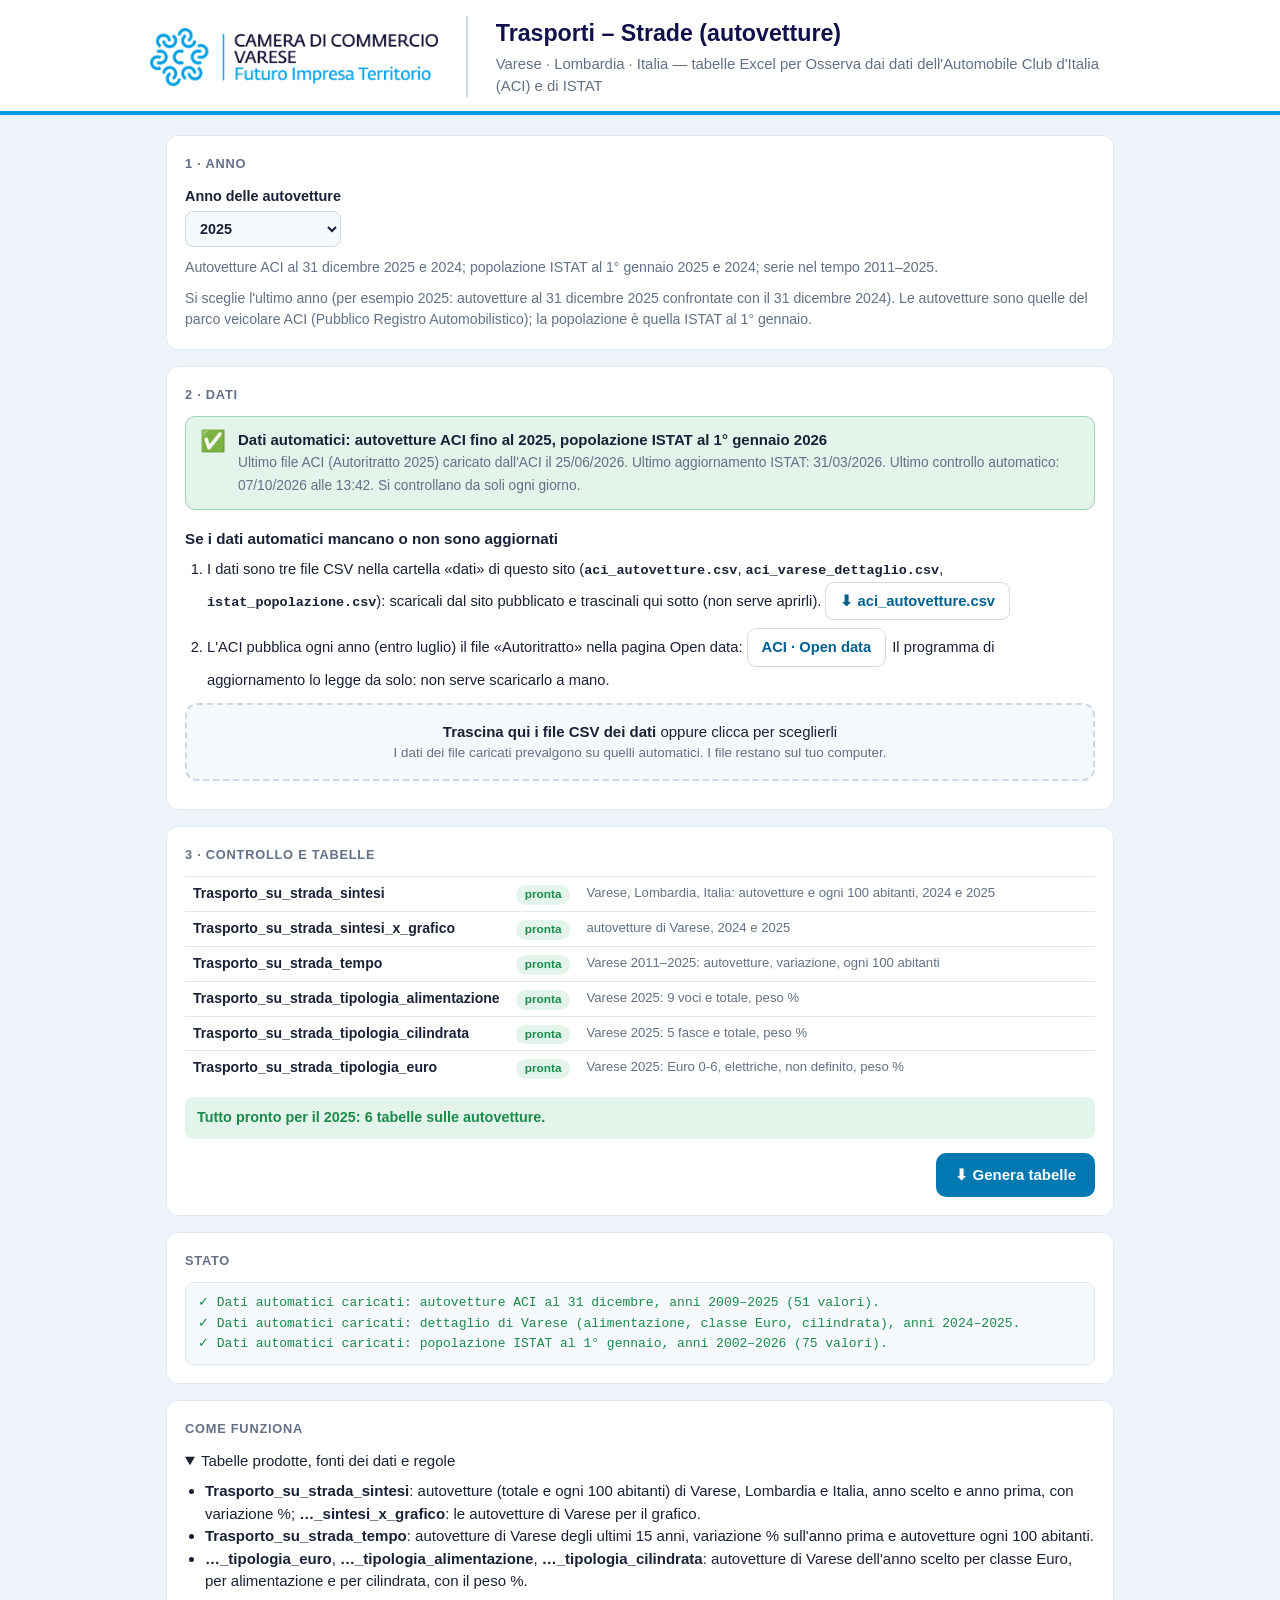
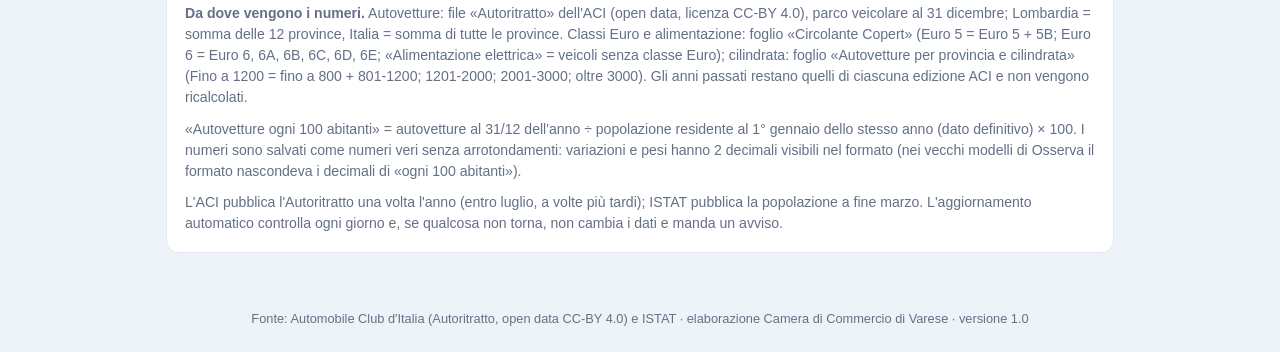
<file: codice/11_Web_Trasporti/index.html>
<!doctype html>
<html lang="it">
<head>
<meta charset="utf-8">
<meta name="viewport" content="width=device-width, initial-scale=1">
<title>Trasporti – Strade</title>
<style>
  /* colori del logo della Camera di Commercio di Varese: blu notte e azzurro */
  :root {
    --bg: #eef3f9; --surface: #ffffff; --surface-2: #f6f9fc; --line: #e1e8f1; --line-2: #cfd9e6;
    --primary: #0079b3; --primary-d: #00608f; --primary-soft: #e0f2fb; --accent: #009ae0;
    --navy: #12104a; --text: #1a2036; --muted: #637086;
    --ok: #1b8a4b; --ok-soft: #e3f4ea; --err: #c0392b; --err-soft: #fdecea; --warn-soft: #fbeddd; --warn: #8a4b12;
  }
  * { box-sizing: border-box; }
  body { margin: 0; background: var(--bg); color: var(--text);
         font: 15px/1.5 -apple-system, BlinkMacSystemFont, "Segoe UI", Helvetica, Arial, sans-serif; }
  header { background: var(--surface); border-bottom: 4px solid var(--accent); padding: 16px 16px 14px; }
  .wrap { max-width: 980px; margin: 0 auto; padding-inline: 16px; }
  header .wrap { padding-inline: 0; display: flex; align-items: center; gap: 12px 28px; flex-wrap: wrap; }
  header .logo { display: block; height: 58px; width: auto; max-width: 100%; flex: 0 0 auto; }
  header .titolo { border-left: 2px solid var(--line-2); padding-left: 28px; flex: 1 1 320px; min-width: 0; }
  header h1 { margin: 0; font-size: 1.45rem; color: var(--navy); }
  header p { margin: 2px 0 0; color: var(--muted); font-size: .93rem; }
  @media (max-width: 640px) { header .titolo { border-left: 0; padding-left: 0; } header .logo { height: 46px; } }
  main { padding-block: 20px 40px; }
  .card { background: var(--surface); border: 1px solid var(--line); border-radius: 12px; padding: 18px; margin-bottom: 16px; }
  .card h2 { margin: 0 0 12px; font-size: .8rem; letter-spacing: .06em; text-transform: uppercase; color: var(--muted); }
  .card h3 { margin: 18px 0 8px; font-size: .95rem; }
  .riga { display: flex; flex-wrap: wrap; gap: 12px; align-items: flex-end; }
  label.campo { display: flex; flex-direction: column; gap: 4px; font-weight: 600; font-size: .9rem; }
  select { font: inherit; padding: 8px 10px; border: 1px solid var(--line-2); border-radius: 8px; background: var(--surface-2); color: var(--text); min-width: 130px; }
  button { font: inherit; font-weight: 700; border-radius: 10px; padding: 10px 18px; cursor: pointer; border: 1px solid transparent; }
  .primario { background: var(--primary); color: #fff; }
  .primario:hover { background: var(--primary-d); }
  button:disabled { opacity: .5; cursor: not-allowed; }
  .spazio { flex: 1 1 auto; }
  .nota { color: var(--muted); font-size: .88rem; margin: 10px 0 0; }
  #log { background: var(--surface-2); border: 1px solid var(--line); border-radius: 8px; padding: 10px 12px; min-height: 70px; max-height: 360px; overflow: auto;
         font: 13px/1.55 ui-monospace, Menlo, Consolas, monospace; white-space: pre-wrap; margin: 0; }
  .ok { color: var(--ok); } .err { color: var(--err); } .muted { color: var(--muted); } .warn { color: var(--warn); }
  [hidden] { display: none !important; }
  .fonte { display: flex; gap: 12px; align-items: flex-start; border-radius: 10px; padding: 12px 14px; border: 1px solid var(--line); background: var(--surface-2); }
  .fonte.ok { border-color: #9fd3b4; background: var(--ok-soft); color: var(--text); }
  .fonte.warn { border-color: #e0a15a; background: var(--warn-soft); color: var(--text); }
  .fonte .icona { font-size: 1.3rem; line-height: 1.2; }
  .fonte b { display: block; }
  .fonte .dett { font-size: .86rem; color: var(--muted); }
  .passi { margin: 8px 0 0; padding-left: 22px; font-size: .92rem; }
  .passi li { margin: 4px 0; }
  a.bottone { display: inline-block; background: var(--surface); color: var(--primary-d); border: 1px solid var(--line-2); padding: 7px 14px; border-radius: 9px; font-weight: 700; text-decoration: none; margin: 2px 2px 2px 0; }
  a.bottone:hover { border-color: var(--primary); }
  .drop { display: block; border: 2px dashed var(--line-2); border-radius: 12px; padding: 16px; background: var(--surface-2); cursor: pointer; margin-top: 12px; text-align: center; }
  .drop:hover, .drop.sopra { border-color: var(--primary); background: var(--primary-soft); }
  .drop .descr { font-size: .84rem; color: var(--muted); }
  .drop input { display: none; }
  .lista-file { list-style: none; padding: 0; margin: 10px 0 0; font-size: .88rem; }
  .lista-file li { display: flex; justify-content: space-between; gap: 8px; padding: 6px 0; border-top: 1px solid var(--line); }
  .lista-file li.errore { color: var(--err); }
  .togli { background: none; border: 0; padding: 0 2px; font-size: 1rem; line-height: 1; color: var(--muted); cursor: pointer; }
  .togli:hover { color: var(--err); }
  table.controllo { width: 100%; border-collapse: collapse; font-size: .88rem; }
  table.controllo td { padding: 6px 8px; border-top: 1px solid var(--line); vertical-align: top; }
  table.controllo td:first-child { white-space: nowrap; font-weight: 600; }
  table.controllo td:nth-child(2) { white-space: nowrap; }
  table.controllo .dett { color: var(--muted); font-size: .82rem; width: 100%; }
  /* telefono: nome del file, stato e dettaglio uno sotto l'altro (i nomi lunghi non fanno scorrere la pagina di lato) */
  @media (max-width: 600px) {
    table.controllo, table.controllo tbody, table.controllo tr, table.controllo td { display: block; width: auto; }
    table.controllo tr { border-top: 1px solid var(--line); padding: 6px 0; }
    table.controllo td { border-top: 0; padding: 2px 4px; }
    table.controllo td:first-child { white-space: normal; overflow-wrap: anywhere; }
  }
  .badge { display: inline-block; font-size: .74rem; border-radius: 999px; padding: 1px 9px; background: var(--line); color: var(--muted); white-space: nowrap; font-weight: 600; }
  .badge.ok { background: var(--ok-soft); color: var(--ok); }
  .badge.warn { background: var(--warn-soft); color: var(--warn); }
  .badge.err { background: var(--err-soft); color: var(--err); }
  .servono { margin: 12px 0 0; padding: 10px 12px; border-radius: 8px; background: var(--warn-soft); color: var(--warn); font-size: .9rem; }
  .pronto { margin: 12px 0 0; padding: 10px 12px; border-radius: 8px; background: var(--ok-soft); color: var(--ok); font-size: .9rem; font-weight: 600; }
  .file { display: flex; justify-content: space-between; align-items: center; gap: 12px; padding: 8px 0; border-bottom: 1px solid var(--line); flex-wrap: wrap; }
  .file:last-child { border-bottom: 0; }
  .file span { overflow-wrap: anywhere; }
  a.scarica { color: var(--primary-d); font-weight: 700; text-decoration: none; white-space: nowrap; }
  a.scarica:hover { text-decoration: underline; }
  a.zip { display: inline-block; background: var(--primary); color: #fff; padding: 10px 18px; border-radius: 10px; font-weight: 700; text-decoration: none; margin: 0 8px 8px 0; }
  a.zip:hover { background: var(--primary-d); }
  ul { padding-left: 20px; margin: 8px 0; }
  code { font: 600 .84rem ui-monospace, Menlo, Consolas, monospace; }
  footer { color: var(--muted); font-size: .8rem; text-align: center; padding: 0 16px 24px; }
</style>
</head>
<body>
<header><div class="wrap">
  <img class="logo" alt="Camera di Commercio di Varese – Futuro Impresa Territorio" src="[data-uri]">
  <div class="titolo">
    <h1>Trasporti – Strade (autovetture)</h1>
    <p>Varese · Lombardia · Italia — tabelle Excel per Osserva dai dati dell'Automobile Club d'Italia (ACI) e di ISTAT</p>
  </div>
</div></header>

<main class="wrap">
  <section class="card">
    <h2>1 · Anno</h2>
    <div class="riga">
      <label class="campo">Anno delle autovetture <select id="anno"></select></label>
    </div>
    <p class="nota" id="notaFonti"></p>
    <p class="nota">Si sceglie l'ultimo anno (per esempio 2025: autovetture al 31 dicembre 2025 confrontate con il 31 dicembre 2024). Le autovetture sono quelle del
      parco veicolare ACI (Pubblico Registro Automobilistico); la popolazione è quella ISTAT al 1° gennaio.</p>
  </section>

  <section class="card">
    <h2>2 · Dati</h2>
    <div id="fonte" class="fonte"><span class="icona">⏳</span><div><b>Cerco i dati aggiornati automaticamente…</b></div></div>
    <h3>Se i dati automatici mancano o non sono aggiornati</h3>
    <ol class="passi">
      <li>I dati sono tre file CSV nella cartella «dati» di questo sito (<code>aci_autovetture.csv</code>, <code>aci_varese_dettaglio.csv</code>, <code>istat_popolazione.csv</code>):
        scaricali dal sito pubblicato e trascinali qui sotto (non serve aprirli).
        <a class="bottone" id="linkDati" href="https://statisticava.github.io/report-trasporti/dati/aci_autovetture.csv" rel="noopener">⬇ aci_autovetture.csv</a></li>
      <li>L'ACI pubblica ogni anno (entro luglio) il file «Autoritratto» nella pagina Open data:
        <a class="bottone" id="linkAci" href="https://aci.gov.it/attivita-e-progetti/studi-e-ricerche/open-data/" rel="noopener">ACI · Open data</a>
        Il programma di aggiornamento lo legge da solo: non serve scaricarlo a mano.</li>
    </ol>
    <label class="drop" id="drop">
      <input type="file" id="scegli" multiple accept=".csv,.txt">
      <b>Trascina qui i file CSV dei dati</b> oppure clicca per sceglierli
      <div class="descr">I dati dei file caricati prevalgono su quelli automatici. I file restano sul tuo computer.</div>
    </label>
    <ul class="lista-file" id="listaFile"></ul>
  </section>

  <section class="card">
    <h2>3 · Controllo e tabelle</h2>
    <div id="controllo"></div>
    <div class="riga" style="margin-top:14px">
      <span class="spazio"></span>
      <button id="genera" class="primario" disabled>⬇ Genera tabelle</button>
    </div>
  </section>

  <section class="card">
    <h2>Stato</h2>
    <pre id="log"><span class="muted">In attesa dei dati.</span></pre>
  </section>

  <section class="card" id="risultati" hidden>
    <h2 id="titoloRisultati">File pronti</h2>
    <a id="zip" class="zip" href="#">⬇ Scarica tutto (ZIP)</a>
    <div id="elenco"></div>
  </section>

  <section class="card">
    <h2>Come funziona</h2>
    <details open>
      <summary>Tabelle prodotte, fonti dei dati e regole</summary>
      <ul>
        <li><b>Trasporto_su_strada_sintesi</b>: autovetture (totale e ogni 100 abitanti) di Varese, Lombardia e Italia, anno scelto e anno prima, con variazione %; <b>…_sintesi_x_grafico</b>: le autovetture di Varese per il grafico.</li>
        <li><b>Trasporto_su_strada_tempo</b>: autovetture di Varese degli ultimi 15 anni, variazione % sull'anno prima e autovetture ogni 100 abitanti.</li>
        <li><b>…_tipologia_euro</b>, <b>…_tipologia_alimentazione</b>, <b>…_tipologia_cilindrata</b>: autovetture di Varese dell'anno scelto per classe Euro, per alimentazione e per cilindrata, con il peso %.</li>
      </ul>
      <p class="nota"><b>Da dove vengono i numeri.</b> Autovetture: file «Autoritratto» dell'ACI (open data, licenza CC-BY 4.0), parco veicolare al 31 dicembre; Lombardia = somma delle 12 province, Italia = somma di tutte le province.
        Classi Euro e alimentazione: foglio «Circolante Copert» (Euro 5 = Euro 5 + 5B; Euro 6 = Euro 6, 6A, 6B, 6C, 6D, 6E; «Alimentazione elettrica» = veicoli senza classe Euro); cilindrata: foglio «Autovetture per provincia e cilindrata»
        (Fino a 1200 = fino a 800 + 801-1200; 1201-2000; 2001-3000; oltre 3000). Gli anni passati restano quelli di ciascuna edizione ACI e non vengono ricalcolati.</p>
      <p class="nota">«Autovetture ogni 100 abitanti» = autovetture al 31/12 dell'anno ÷ popolazione residente al 1° gennaio dello stesso anno (dato definitivo) × 100. I numeri sono salvati come numeri veri senza arrotondamenti:
        variazioni e pesi hanno 2 decimali visibili nel formato (nei vecchi modelli di Osserva il formato nascondeva i decimali di «ogni 100 abitanti»).</p>
      <p class="nota">L'ACI pubblica l'Autoritratto una volta l'anno (entro luglio, a volte più tardi); ISTAT pubblica la popolazione a fine marzo. L'aggiornamento automatico controlla ogni giorno e, se qualcosa non torna,
        non cambia i dati e manda un avviso.</p>
    </details>
  </section>
</main>
<footer>Fonte: Automobile Club d'Italia (Autoritratto, open data CC-BY 4.0) e ISTAT · elaborazione Camera di Commercio di Varese · versione 1.0</footer>

<script id="motore">
"use strict";
/* ==========================================================================
   MOTORE (nessuna libreria esterna: lettura CSV, calcoli, Excel e ZIP)
   Le 6 tabelle riproducono quelle di Osserva «Trasporti – Strade» (cartella «output osserva», anno 2025).

   DATI (salvati ogni giorno da GitHub Actions in dati/):
     aci_autovetture.csv        anno, territorio, autovetture, fonte   (autovetture al 31 dicembre: 12 province lombarde, Lombardia, Italia)
     aci_varese_dettaglio.csv   anno, tavola, riga, colonna, valore   (Varese: alimentazione x classe Euro «copert», cilindrata «cilindrata»)
     istat_popolazione.csv      anno, territorio, popolazione, stato  (popolazione residente al 1° gennaio: Varese, Lombardia, Italia)
   REGOLA: «autovetture ogni 100 abitanti» di un anno Y = autovetture al 31/12/Y / popolazione al 1° gennaio Y (decisione dell'ufficio:
   il dato al 1° gennaio dello stesso anno è già definitivo). Le variazioni e i pesi non si arrotondano (lo fa il formato della cella).
   ========================================================================== */
class ErroreDati extends Error {}

// dati salvati dall'aggiornamento automatico (GitHub Actions): stessa cartella del sito, oppure il sito pubblicato
const URL_DATI_ONLINE = "https://statisticava.github.io/report-trasporti/dati/";
const PAGINA_ACI = "https://aci.gov.it/attivita-e-progetti/studi-e-ricerche/open-data/";
const FILE_DATI = ["aci_autovetture.csv", "aci_varese_dettaglio.csv", "istat_popolazione.csv"];
const ANNI_TEMPO = 15;                                 // la serie nel tempo tiene 15 anni (N-14 … N)
const AREE = ["Varese", "Lombardia", "Italia"];        // ordine della tabella di sintesi

// raggruppamenti delle voci ACI nelle voci delle tabelle di Osserva
const VOCI_ALIM = ["Benzina", "Benzina e gas liquido", "Benzina e metano", "Elettricità", "Gasolio", "Ibrido benzina", "Ibrido gasolio", "Metano", "Altre e non definito"];
const MAPPA_ALIM = {
  "BENZINA": "Benzina", "BENZINA E GAS LIQUIDO": "Benzina e gas liquido", "BENZINA E METANO": "Benzina e metano", "ELETTRICITA": "Elettricità",
  "GASOLIO": "Gasolio", "GASOLIO E GAS": "Gasolio",                                  // «gasolio e gas» = gasolio con impianto a gas (non è un ibrido)
  "IBRIDO BENZINA": "Ibrido benzina", "IBRIDO BENZINA GAS LIQUIDO": "Ibrido benzina", "IBRIDO BENZINA METANO": "Ibrido benzina",
  "IBRIDO GASOLIO": "Ibrido gasolio", "IBRIDO GASOLIO GPL": "Ibrido gasolio", "METANO": "Metano",
  "ALTRE": "Altre e non definito", "NON DEFINITO": "Altre e non definito",
};
const VOCI_EURO = ["Euro 0", "Euro 1", "Euro 2", "Euro 3", "Euro 4", "Euro 5", "Euro 6", "Alimentazione elettrica", "Non definito"];
const VOCI_CILINDRATA = [["Fino a 1200", ["FINO A 800", "801 - 1200"]], ["1201 - 2000", ["1201 - 1600", "1601 - 1800", "1801 - 2000"]],
                         ["2001-3000", ["2001 - 2500", "2501 - 3000"]], ["Oltre 3000", ["OLTRE 3000"]], ["Non definito", ["NON DEFINITO"]]];

const nullo = v => v === null || v === undefined;
// variazione % come la formula del foglio di lavoro dell'ufficio: =nuovo/vecchio*100-100 (non arrotondata)
const varPerc = (rec, prec) => nullo(rec) || nullo(prec) || prec === 0 ? null : rec / prec * 100 - 100;
const somma = lista => lista.reduce((s, v) => s + v, 0);

/* ------------------------------------------------------------------ CSV */
function parseCsv(testo) {
  if (testo.charCodeAt(0) === 0xFEFF) testo = testo.slice(1);
  const primaRiga = testo.split(/\r?\n/, 1)[0];
  const sep = [",", ";", "\t"].map(c => [c, primaRiga.split(c).length]).sort((a, b) => b[1] - a[1])[0][0];
  const righe = [];
  let riga = [], campo = "", tra = false;
  for (let i = 0; i < testo.length; i++) {
    const c = testo[i];
    if (tra) {
      if (c === '"') { if (testo[i + 1] === '"') { campo += '"'; i++; } else tra = false; } else campo += c;
    } else if (c === '"') tra = true;
    else if (c === sep) { riga.push(campo); campo = ""; }
    else if (c === "\n" || c === "\r") {
      if (c === "\r" && testo[i + 1] === "\n") i++;
      riga.push(campo); campo = "";
      if (riga.length > 1 || riga[0] !== "") righe.push(riga);
      riga = [];
    } else campo += c;
  }
  if (campo !== "" || riga.length) { riga.push(campo); righe.push(riga); }
  return righe;
}

const INTEST_AUT = ["anno", "territorio", "autovetture", "fonte"];
const INTEST_DET = ["anno", "tavola", "riga", "colonna", "valore"];
const INTEST_POP = ["anno", "territorio", "popolazione", "stato"];
function interoAnno(s, n, nome) {
  const a = Number(String(s).trim());
  if (!Number.isInteger(a) || a < 1990 || a > 2100) throw new ErroreDati(`${nome}, riga ${n}: anno non valido («${s}»).`);
  return a;
}
function valoreNum(s, n, nome) {
  const t = String(s).trim();
  const v = t === "" ? NaN : Number(t);
  if (!Number.isFinite(v) || v < 0) throw new ErroreDati(`${nome}, riga ${n}: numero non valido («${s}»).`);
  return v;
}
// CSV salvato dal programma di aggiornamento (o scaricato dalla cartella «dati» del sito) -> { tipo, voci, descr }
function leggiCsv(testo, nome = "file") {
  const righe = parseCsv(testo);
  if (!righe.length) throw new ErroreDati("Il file è vuoto.");
  const testa = righe[0].map(s => s.trim().toLowerCase());
  const uguale = att => att.length === testa.length && att.every((x, i) => x === testa[i]);
  const corpo = righe.slice(1);
  const range = voci => { const a = voci.map(x => x.anno); return a.length ? `${Math.min(...a)}–${Math.max(...a)}` : "nessun anno"; };
  if (uguale(INTEST_AUT)) {
    const voci = corpo.map((r, i) => ({ anno: interoAnno(r[0], i + 2, nome), t: r[1].trim(), v: valoreNum(r[2], i + 2, nome), fonte: (r[3] || "").trim() }));
    return { tipo: "A", voci, descr: `autovetture ACI al 31 dicembre, anni ${range(voci)} (${voci.length} valori)` };
  }
  if (uguale(INTEST_DET)) {
    const voci = corpo.map((r, i) => ({ anno: interoAnno(r[0], i + 2, nome), tavola: r[1].trim(), riga: r[2].trim(), colonna: r[3].trim(), v: valoreNum(r[4], i + 2, nome) }));
    return { tipo: "D", voci, descr: `dettaglio di Varese (alimentazione, classe Euro, cilindrata), anni ${range(voci)}` };
  }
  if (uguale(INTEST_POP)) {
    const voci = corpo.map((r, i) => ({ anno: interoAnno(r[0], i + 2, nome), t: r[1].trim(), v: valoreNum(r[2], i + 2, nome), stato: (r[3] || "").trim() }));
    return { tipo: "P", voci, descr: `popolazione ISTAT al 1° gennaio, anni ${range(voci)} (${voci.length} valori)` };
  }
  throw new ErroreDati("Il file non è uno dei tre CSV dei dati (aci_autovetture.csv, aci_varese_dettaglio.csv, istat_popolazione.csv): le colonne non sono quelle attese.");
}

/* ------------------------------------------------------------------ dati */
class DatiStrade {
  constructor() { this.aut = new Map(); this.pop = new Map(); this.stato = new Map(); this.det = new Map(); this.anniDet = new Set(); }
  aggiungi(l) {
    if (l.tipo === "A") for (const x of l.voci) this.aut.set(`${x.t}|${x.anno}`, x.v);
    else if (l.tipo === "P") for (const x of l.voci) { this.pop.set(`${x.t}|${x.anno}`, x.v); this.stato.set(`${x.t}|${x.anno}`, x.stato); }
    else if (l.tipo === "D") {
      const anni = new Set(l.voci.map(x => x.anno));             // un file di dettaglio sostituisce tutto il dettaglio degli anni che contiene
      for (const k of [...this.det.keys()]) if (anni.has(Number(k.split("|")[0]))) this.det.delete(k);
      for (const x of l.voci) this.det.set(`${x.anno}|${x.tavola}|${x.riga}|${x.colonna}`, x.v);
      for (const a of anni) this.anniDet.add(a);
    }
  }
  get vuoto() { return !this.aut.size && !this.det.size && !this.pop.size; }
  anniAutovetture() { return [...new Set([...this.aut.keys()].filter(k => k.startsWith("Varese|")).map(k => Number(k.split("|")[1])))].sort((a, b) => a - b); }
}
const autV = (D, t, y) => D.aut.has(`${t}|${y}`) ? D.aut.get(`${t}|${y}`) : null;
const popV = (D, t, y) => D.pop.has(`${t}|${y}`) ? D.pop.get(`${t}|${y}`) : null;
const ogni100 = (D, t, y) => { const a = autV(D, t, y), p = popV(D, t, y); return nullo(a) || nullo(p) || p === 0 ? null : a / p * 100; };
const cella = (D, y, tavola, riga, colonna) => D.det.has(`${y}|${tavola}|${riga}|${colonna}`) ? D.det.get(`${y}|${tavola}|${riga}|${colonna}`) : 0;

// cosa serve perché un anno si possa fare: null se c'è tutto, altrimenti il messaggio
function mancaPerAnno(D, N) {
  for (const t of AREE) {
    for (const y of [N - 1, N]) {
      if (autV(D, t, y) === null) return `le autovetture ${t} del ${y} (ACI)`;
      if (popV(D, t, y) === null) return `la popolazione ${t} al 1° gennaio ${y} (ISTAT)`;
    }
  }
  for (let y = N - ANNI_TEMPO; y <= N; y++) if (autV(D, "Varese", y) === null) return `le autovetture di Varese del ${y} (ACI)`;
  for (let y = N - ANNI_TEMPO + 1; y <= N; y++) if (popV(D, "Varese", y) === null) return `la popolazione di Varese al 1° gennaio ${y} (ISTAT)`;
  if (!D.anniDet.has(N)) return `il dettaglio di Varese per alimentazione, classe Euro e cilindrata del ${N} (file ACI Autoritratto ${N})`;
  return null;
}
function anniPossibili(D) { return D.anniAutovetture().filter(a => D.anniDet.has(a) && mancaPerAnno(D, a) === null); }
function ultimoAnno(D) { const a = anniPossibili(D); return a.length ? a[a.length - 1] : null; }
function controllaAnno(D, N) {
  if (!Number.isInteger(N) || N < 2000) return { ok: false, errore: "Anno non valido." };
  const manca = mancaPerAnno(D, N), tutti = [...D.anniDet].sort((a, b) => a - b);
  if (manca) {
    const ult = tutti.length ? ` (ultimo disponibile: ${tutti[tutti.length - 1]})` : "";
    return { ok: false, ultimo: ultimoAnno(D), errore: D.anniDet.has(N)
      ? `Mancano dei dati per il ${N}: ${manca}.` : `L'ACI non ha ancora pubblicato l'Autoritratto ${N}${ult}.` };
  }
  return { ok: true, ultimo: ultimoAnno(D) };
}

/* ------------------------------------------------------------------ dettaglio di Varese: alimentazione, Euro, cilindrata */
// {voci: [[etichetta, valore]], totale, sconosciute: [alimentazioni ACI non previste]}
function alimentazione(D, y) {
  const s = new Map(VOCI_ALIM.map(v => [v, 0])), sconosciute = [];
  for (const [k, v] of D.det) {
    const [a, tav, riga, col] = k.split("|");
    if (Number(a) !== y || tav !== "copert" || riga === "TOTALE" || col !== "TOTALE") continue;
    let voce = MAPPA_ALIM[riga];
    if (!voce) { voce = "Altre e non definito"; if (v > 0) sconosciute.push(riga); }
    s.set(voce, s.get(voce) + v);
  }
  const totale = cella(D, y, "copert", "TOTALE", "TOTALE");
  if (!totale) throw new ErroreDati(`Manca il totale delle autovetture di Varese nel dettaglio ${y}.`);
  if (Math.abs(somma([...s.values()]) - totale) > 0.5) throw new ErroreDati(`Alimentazione ${y}: la somma delle voci (${somma([...s.values()])}) non coincide con il totale (${totale}).`);
  return { voci: VOCI_ALIM.map(v => [v, s.get(v)]), totale, sconosciute };
}
function classiEuro(D, y) {
  const s = new Map(VOCI_EURO.map(v => [v, 0]));
  for (const [k, v] of D.det) {
    const [a, tav, riga, col] = k.split("|");
    if (Number(a) !== y || tav !== "copert" || riga !== "TOTALE" || col === "TOTALE") continue;
    const m = /^EURO ([0-6])[A-Z]?$/.exec(col);
    const voce = m ? `Euro ${m[1]}` : col === "NON CONTEMPLATO" ? "Alimentazione elettrica" : col === "NON DEFINITO" ? "Non definito" : null;
    if (!voce) { if (v > 0) throw new ErroreDati(`Classe Euro non prevista nel dettaglio ${y}: «${col}».`); continue; }
    s.set(voce, s.get(voce) + v);
  }
  const totale = cella(D, y, "copert", "TOTALE", "TOTALE");
  if (!totale) throw new ErroreDati(`Manca il totale delle autovetture di Varese nel dettaglio ${y}.`);
  if (Math.abs(somma([...s.values()]) - totale) > 0.5) throw new ErroreDati(`Classi Euro ${y}: la somma delle voci (${somma([...s.values()])}) non coincide con il totale (${totale}).`);
  return { voci: VOCI_EURO.map(v => [v, s.get(v)]), totale };
}
function cilindrate(D, y) {
  const usate = new Set(), voci = VOCI_CILINDRATA.map(([nome, classi]) => [nome, somma(classi.map(c => { usate.add(c); return cella(D, y, "cilindrata", "VARESE", c); }))]);
  const totale = cella(D, y, "cilindrata", "VARESE", "TOTALE");
  if (!totale) throw new ErroreDati(`Manca il totale delle cilindrate di Varese nel dettaglio ${y}.`);
  for (const [k, v] of D.det) { const [a, tav, riga, col] = k.split("|"); if (Number(a) === y && tav === "cilindrata" && col !== "TOTALE" && !usate.has(col) && v > 0) throw new ErroreDati(`Fascia di cilindrata non prevista nel dettaglio ${y}: «${col}».`); }
  if (Math.abs(somma(voci.map(x => x[1])) - totale) > 0.5) throw new ErroreDati(`Cilindrata ${y}: la somma delle voci non coincide con il totale (${totale}).`);
  return { voci, totale };
}

/* ------------------------------------------------------------------ tabelle (specifica = modelli di Osserva) */
const G = ["General", null];
const CONTA = ["#,##0", null], DEC = ["0.00", null];
const contaVuoti = righe => righe.reduce((n, r) => n + r.filter(v => v === null).length, 0);
const vuoti = tab => Math.max(0, contaVuoti(tab.righe) - (tab.vuotiPrevisti || 0));
const SENZA = [false, null];
const dato = (v, cosa) => { if (nullo(v)) throw new ErroreDati(`Manca ${cosa}.`); return v; };

function tabSintesi(D, N) {
  const righe = [], formatiCelle = {}; let n = 0;
  for (const t of AREE) {
    const a0 = dato(autV(D, t, N - 1), `le autovetture ${t} del ${N - 1}`), a1 = dato(autV(D, t, N), `le autovetture ${t} del ${N}`);
    righe.push([++n, t, "Totale", a0, a1, varPerc(a1, a0)]);
    formatiCelle[`${righe.length + 1},4`] = "#,##0"; formatiCelle[`${righe.length + 1},5`] = "#,##0";
    const r0 = dato(ogni100(D, t, N - 1), `la popolazione ${t} al 1° gennaio ${N - 1}`), r1 = dato(ogni100(D, t, N), `la popolazione ${t} al 1° gennaio ${N}`);
    righe.push([++n, t, "Ogni 100 abitanti", r0, r1, varPerc(r1, r0)]);
    formatiCelle[`${righe.length + 1},4`] = "0.00"; formatiCelle[`${righe.length + 1},5`] = "0.00";
  }
  return { foglio: "Foglio2", nomeFile: "Trasporto_su_strada_sintesi.xlsx", righe, formatiCelle,
    intest: ["Ordine", "Territori", "Autovetture", "Periodo precedente", "Periodo successivo", "T.var %"],
    hdr: [SENZA, SENZA, SENZA, SENZA, SENZA, SENZA],
    colonne: [G, G, G, CONTA, CONTA, DEC],
    larghezze: { B: 10.29, C: 16, D: 22.43, E: 18.5, F: 13.86 } };
}
function tabSintesiGrafico(D, N) {
  const a0 = dato(autV(D, "Varese", N - 1), `le autovetture di Varese del ${N - 1}`), a1 = dato(autV(D, "Varese", N), `le autovetture di Varese del ${N}`);
  return { foglio: "Foglio2", nomeFile: "Trasporto_su_strada_sintesi_x_grafico.xlsx", righe: [[1, "Varese", a0, a1]],
    intest: ["Ordine", "Territori", "Periodo precedente", "Periodo successivo"], hdr: [SENZA, SENZA, SENZA, SENZA],
    colonne: [G, G, CONTA, CONTA], larghezze: { B: 10.29, C: 22.43, D: 18.5 } };
}
function tabTempo(D, N) {
  const righe = [];
  for (let y = N - ANNI_TEMPO + 1; y <= N; y++) {
    const a = dato(autV(D, "Varese", y), `le autovetture di Varese del ${y}`), p = dato(autV(D, "Varese", y - 1), `le autovetture di Varese del ${y - 1}`);
    righe.push([righe.length + 1, y, a, varPerc(a, p), dato(ogni100(D, "Varese", y), `la popolazione di Varese al 1° gennaio ${y}`)]);
  }
  return { foglio: "Foglio1", nomeFile: "Trasporto_su_strada_tempo.xlsx", righe, altezzaIntest: 30, stileIntest: true,
    intest: ["Ordine", "Anno", "Autovetture", "T.var %", "Autovetture ogni 100 abitanti"],
    colonne: [G, G, ["#,##0", ["right", null, false]], ["0.00", ["right", null, false]], ["0.00", ["right", null, false]]],
    larghezze: { C: 11.86, D: 23.43, E: 26.43 } };
}
function tabTipologia(voci, totale, nomeFile, intestVoce, larghezze, altezza) {
  const righe = voci.map(([nome, v], i) => [i + 1, nome, v, v / totale * 100]);
  righe.push([voci.length + 1, "Totale", totale, 100]);
  return { foglio: "Foglio1", nomeFile, righe, altezzaIntest: altezza, stileIntest: true,
    intest: ["Ordine", intestVoce, "Autovetture", "Peso %"], colonne: [G, G, CONTA, DEC], larghezze };
}
function tabAlimentazione(D, N) {
  const a = alimentazione(D, N);
  const t = tabTipologia(a.voci, a.totale, "Trasporto_su_strada_tipologia_alimentazione.xlsx", "Alimentazione", { B: 27, D: 11 });
  t.sconosciute = a.sconosciute;
  return t;
}
function tabCilindrata(D, N) {
  const c = cilindrate(D, N);
  return tabTipologia(c.voci, c.totale, "Trasporto_su_strada_tipologia_cilindrata.xlsx", "Cilindrata", { A: 9.14, B: 23.86, C: 19, D: 13.43 }, 31.5);
}
function tabEuro(D, N) {
  const e = classiEuro(D, N);
  return tabTipologia(e.voci, e.totale, "Trasporto_su_strada_tipologia_euro.xlsx", "Tipologia", { B: 23.86, C: 12.86, D: 22 });
}
const TABELLE = [["Sintesi", tabSintesi], ["Sintesi (grafico)", tabSintesiGrafico], ["Tempo", tabTempo], ["Alimentazione", tabAlimentazione],
                 ["Cilindrata", tabCilindrata], ["Classi Euro", tabEuro]];
const CARTELLA = "Report_trasporti_strade_";

/* ------------------------------------------------------------------ generazione completa */
function generaReport(dati, anno, ctx = {}) {
  const log = ctx.log || (() => {});
  anno = Number(anno);
  const c = controllaAnno(dati, anno);
  if (!c.ok) throw new ErroreDati(c.errore);
  const file = [], errori = [];
  for (const [nome, fn] of TABELLE) {
    try {
      const tab = fn(dati, anno);
      tab.mancanti = vuoti(tab);
      file.push({ nome: tab.nomeFile, dati: creaXlsx(tab), tab });
      log(tab.nomeFile, "ok");
    } catch (e) { errori.push(nome); log(`${nome}: ${e.message}`, "err"); }
  }
  return { cartella: `${CARTELLA}${anno}`, file, errori };
}

/* ------------------------------------------------------------------ Excel (.xlsx) con gli stili dei modelli */
const enc = new TextEncoder();
const xmlEsc = s => String(s).replace(/[\x00-\x08\x0B\x0C\x0E-\x1F]/g, "")
  .replace(/&/g, "&amp;").replace(/</g, "&lt;").replace(/>/g, "&gt;").replace(/"/g, "&quot;");
function colonna(n) { let s = ""; while (n > 0) { const m = (n - 1) % 26; s = String.fromCharCode(65 + m) + s; n = Math.floor((n - 1) / 26); } return s; }
function colDaLettere(l) { let n = 0; for (let i = 0; i < l.length; i++) n = n * 26 + l.charCodeAt(i) - 64; return n; }

// registro degli stili di una cartella di lavoro: (formato numerico, grassetto, allineamento) -> indice di cellXfs
function nuovoRegistroStili() {
  const predefiniti = { "General": 0, "0": 1, "0.00": 2, "#,##0": 3 };
  const personalizzati = new Map(), xfs = [{ numId: 0, bold: false, al: null }], indice = new Map([["General|0|", 0]]);
  return {
    stile(fmt, bold, al) {
      const chiave = `${fmt}|${bold ? 1 : 0}|${al ? al.join(",") : ""}`;
      if (indice.has(chiave)) return indice.get(chiave);
      let numId = predefiniti[fmt];
      if (numId === undefined) { if (!personalizzati.has(fmt)) personalizzati.set(fmt, 164 + personalizzati.size); numId = personalizzati.get(fmt); }
      xfs.push({ numId, bold: !!bold, al });
      indice.set(chiave, xfs.length - 1);
      return xfs.length - 1;
    },
    xml() {
      const nf = [...personalizzati].map(([f, id]) => `<numFmt numFmtId="${id}" formatCode="${xmlEsc(f)}"/>`).join("");
      const xf = xfs.map(x => `<xf numFmtId="${x.numId}" fontId="${x.bold ? 1 : 0}" fillId="0" borderId="0" xfId="0"${x.numId ? ' applyNumberFormat="1"' : ""}${x.bold ? ' applyFont="1"' : ""}${x.al ? ' applyAlignment="1"' : ""}>`
        + (x.al ? `<alignment${x.al[0] ? ` horizontal="${x.al[0]}"` : ""}${x.al[1] ? ` vertical="${x.al[1]}"` : ""}${x.al[2] ? ' wrapText="1"' : ""}/>` : "") + "</xf>").join("");
      return `<?xml version="1.0" encoding="UTF-8" standalone="yes"?>
<styleSheet xmlns="http://schemas.openxmlformats.org/spreadsheetml/2006/main">
${nf ? `<numFmts count="${personalizzati.size}">${nf}</numFmts>` : ""}<fonts count="2"><font><sz val="11"/><name val="Calibri"/><family val="2"/></font><font><b/><sz val="11"/><name val="Calibri"/><family val="2"/></font></fonts>
<fills count="2"><fill><patternFill patternType="none"/></fill><fill><patternFill patternType="gray125"/></fill></fills>
<borders count="1"><border><left/><right/><top/><bottom/><diagonal/></border></borders>
<cellStyleXfs count="1"><xf numFmtId="0" fontId="0" fillId="0" borderId="0"/></cellStyleXfs>
<cellXfs count="${xfs.length}">${xf}</cellXfs>
<cellStyles count="1"><cellStyle name="Normal" xfId="0" builtinId="0"/></cellStyles>
</styleSheet>`;
    },
  };
}

const HEAD = ["General", true, ["center", "center", true]];    // intestazione: grassetto, centrata, a capo
function foglioXml(tab, reg) {
  const attr = (ref, s) => `<c r="${ref}"${s ? ` s="${s}"` : ""}`;
  const testo = (ref, s, t) => `${attr(ref, s)} t="inlineStr"><is><t xml:space="preserve">${xmlEsc(t)}</t></is></c>`;
  const cella = (ref, s, v) => v === null || v === undefined ? (s ? `${attr(ref, s)}/>` : "")
    : typeof v === "number" ? (Number.isFinite(v) ? `${attr(ref, s)}><v>${String(Object.is(v, -0) ? 0 : v)}</v></c>` : (s ? `${attr(ref, s)}/>` : ""))
    : testo(ref, s, v);
  let righe = `<row r="1"${tab.altezzaIntest ? ` ht="${tab.altezzaIntest}" customHeight="1"` : ""}>`;
  tab.intest.forEach((h, j) => {
    const fmt = (tab.formatiIntest && tab.formatiIntest[j + 1]) || "General";
    const s = tab.hdr ? reg.stile(fmt, tab.hdr[j][0], tab.hdr[j][1]) : tab.stileIntest ? reg.stile(fmt, true, HEAD[2]) : tab.intestGrassetto ? reg.stile(fmt, true, null) : reg.stile(fmt, false, tab.intestACapoDa && j + 1 >= tab.intestACapoDa && j + 1 <= (tab.intestACapoA || 99) ? [null, null, true] : null);
    righe += cella(colonna(j + 1) + "1", s, h);
  });
  righe += "</row>";
  tab.righe.forEach((r, i) => {
    const nr = i + 2;
    righe += `<row r="${nr}">` + r.map((v, j) => {
      const [fmt, al] = tab.colonne[j];
      const f = (tab.formatiCelle && tab.formatiCelle[`${nr},${j + 1}`]) || fmt;
      return cella(colonna(j + 1) + nr, reg.stile(f, false, al), v);
    }).join("") + "</row>";
  });
  const cols = Object.entries(tab.larghezze || {}).sort((a, b) => colDaLettere(a[0]) - colDaLettere(b[0]))
    .map(([l, w]) => { const n = colDaLettere(l); return `<col min="${n}" max="${n}" width="${w}" customWidth="1"/>`; }).join("");
  return `<?xml version="1.0" encoding="UTF-8" standalone="yes"?>
<worksheet xmlns="http://schemas.openxmlformats.org/spreadsheetml/2006/main" xmlns:r="http://schemas.openxmlformats.org/officeDocument/2006/relationships">
${tab.riquadro ? '<sheetViews><sheetView workbookViewId="0"><pane ySplit="1" topLeftCell="A2" activePane="bottomLeft" state="frozen"/></sheetView></sheetViews>\n' : ""}<sheetFormatPr defaultRowHeight="15"/>
${cols ? `<cols>${cols}</cols>` : ""}<sheetData>${righe}</sheetData>
</worksheet>`;
}

// tab -> file .xlsx (un foglio)
function creaXlsx(tab) {
  const reg = nuovoRegistroStili();
  const foglio = foglioXml(tab, reg);      // prima il foglio: registra gli stili usati
  const parti = [
    ["[Content_Types].xml", `<?xml version="1.0" encoding="UTF-8" standalone="yes"?>
<Types xmlns="http://schemas.openxmlformats.org/package/2006/content-types"><Default Extension="rels" ContentType="application/vnd.openxmlformats-package.relationships+xml"/><Default Extension="xml" ContentType="application/xml"/><Override PartName="/xl/workbook.xml" ContentType="application/vnd.openxmlformats-officedocument.spreadsheetml.sheet.main+xml"/><Override PartName="/xl/worksheets/sheet1.xml" ContentType="application/vnd.openxmlformats-officedocument.spreadsheetml.worksheet+xml"/><Override PartName="/xl/styles.xml" ContentType="application/vnd.openxmlformats-officedocument.spreadsheetml.styles+xml"/></Types>`],
    ["_rels/.rels", `<?xml version="1.0" encoding="UTF-8" standalone="yes"?>
<Relationships xmlns="http://schemas.openxmlformats.org/package/2006/relationships"><Relationship Id="rId1" Type="http://schemas.openxmlformats.org/officeDocument/2006/relationships/officeDocument" Target="xl/workbook.xml"/></Relationships>`],
    ["xl/workbook.xml", `<?xml version="1.0" encoding="UTF-8" standalone="yes"?>
<workbook xmlns="http://schemas.openxmlformats.org/spreadsheetml/2006/main" xmlns:r="http://schemas.openxmlformats.org/officeDocument/2006/relationships"><sheets><sheet name="${xmlEsc(tab.foglio)}" sheetId="1" r:id="rId1"/></sheets></workbook>`],
    ["xl/_rels/workbook.xml.rels", `<?xml version="1.0" encoding="UTF-8" standalone="yes"?>
<Relationships xmlns="http://schemas.openxmlformats.org/package/2006/relationships"><Relationship Id="rId1" Type="http://schemas.openxmlformats.org/officeDocument/2006/relationships/worksheet" Target="worksheets/sheet1.xml"/><Relationship Id="rId2" Type="http://schemas.openxmlformats.org/officeDocument/2006/relationships/styles" Target="styles.xml"/></Relationships>`],
    ["xl/styles.xml", reg.xml()],
    ["xl/worksheets/sheet1.xml", foglio],
  ];
  return creaZip(parti.map(([nome, t]) => ({ nome, dati: enc.encode(t) })));
}

/* ------------------------------------------------------------------ ZIP (senza compressione) */
const CRC_TAB = (() => { const t = new Uint32Array(256); for (let n = 0; n < 256; n++) { let c = n; for (let k = 0; k < 8; k++) c = c & 1 ? 0xEDB88320 ^ (c >>> 1) : c >>> 1; t[n] = c >>> 0; } return t; })();
function crc32(b) { let c = 0xFFFFFFFF; for (let i = 0; i < b.length; i++) c = CRC_TAB[(c ^ b[i]) & 0xFF] ^ (c >>> 8); return (c ^ 0xFFFFFFFF) >>> 0; }

function creaZip(voci, data = new Date()) {
  const ora = ((data.getHours() << 11) | (data.getMinutes() << 5) | Math.floor(data.getSeconds() / 2)) & 0xFFFF;
  const giorno = (((data.getFullYear() - 1980) << 9) | ((data.getMonth() + 1) << 5) | data.getDate()) & 0xFFFF;
  const parti = [], centrale = [];
  let offset = 0;
  for (const v of voci) {
    const nome = enc.encode(v.nome), crc = crc32(v.dati), dim = v.dati.length;
    const lh = new DataView(new ArrayBuffer(30));
    lh.setUint32(0, 0x04034b50, true); lh.setUint16(4, 20, true); lh.setUint16(6, 0x0800, true); lh.setUint16(8, 0, true);
    lh.setUint16(10, ora, true); lh.setUint16(12, giorno, true); lh.setUint32(14, crc, true);
    lh.setUint32(18, dim, true); lh.setUint32(22, dim, true); lh.setUint16(26, nome.length, true); lh.setUint16(28, 0, true);
    parti.push(new Uint8Array(lh.buffer), nome, v.dati);
    const ch = new DataView(new ArrayBuffer(46));
    ch.setUint32(0, 0x02014b50, true); ch.setUint16(4, 20, true); ch.setUint16(6, 20, true); ch.setUint16(8, 0x0800, true);
    ch.setUint16(10, 0, true); ch.setUint16(12, ora, true); ch.setUint16(14, giorno, true); ch.setUint32(16, crc, true);
    ch.setUint32(20, dim, true); ch.setUint32(24, dim, true); ch.setUint16(28, nome.length, true);
    ch.setUint32(42, offset, true);
    centrale.push(new Uint8Array(ch.buffer), nome);
    offset += 30 + nome.length + dim;
  }
  const dimCentrale = centrale.reduce((s, a) => s + a.length, 0);
  const fine = new DataView(new ArrayBuffer(22));
  fine.setUint32(0, 0x06054b50, true); fine.setUint16(8, voci.length, true); fine.setUint16(10, voci.length, true);
  fine.setUint32(12, dimCentrale, true); fine.setUint32(16, offset, true);
  const tutte = [...parti, ...centrale, new Uint8Array(fine.buffer)];
  const out = new Uint8Array(tutte.reduce((s, a) => s + a.length, 0));
  let p = 0;
  for (const a of tutte) { out.set(a, p); p += a.length; }
  return out;
}



if (typeof module !== "undefined" && module.exports) {
  module.exports = { ErroreDati, TABELLE, AREE, ANNI_TEMPO, URL_DATI_ONLINE, PAGINA_ACI, FILE_DATI, VOCI_ALIM, VOCI_EURO, VOCI_CILINDRATA, MAPPA_ALIM, varPerc, parseCsv, leggiCsv,
                     DatiStrade, autV, popV, ogni100, mancaPerAnno, anniPossibili, ultimoAnno, controllaAnno, alimentazione, classiEuro, cilindrate,
                     generaReport, creaXlsx, creaZip };
}

</script>

<script>
"use strict";
/* ==========================================================================
   INTERFACCIA
   ========================================================================== */
(function () {
  const $ = id => document.getElementById(id);
  const XLSX = "application/vnd.openxmlformats-officedocument.spreadsheetml.sheet";
  const stato = { auto: [], autoInfo: null, cerco: true, file: [], dati: new DatiStrade(), sceltaUtente: false, url: [], mancanti: [] };

  function log(msg, tag) {
    const el = $("log");
    if (el.dataset.vuoto !== "no") { el.textContent = ""; el.dataset.vuoto = "no"; }
    const riga = document.createElement("span");
    const sim = tag === "ok" ? "✓ " : tag === "err" ? "✗ " : tag === "warn" ? "⚠ " : tag === "muted" ? "ℹ " : "";
    riga.className = tag || "";
    riga.textContent = sim + msg + "\n";
    el.appendChild(riga);
    el.scrollTop = el.scrollHeight;
  }
  const esc = s => String(s).replace(/&/g, "&amp;").replace(/</g, "&lt;").replace(/>/g, "&gt;");
  const dataIt = iso => { const d = new Date(iso); return Number.isNaN(d.getTime()) ? "" : d.toLocaleDateString("it-IT"); };
  const fmtData = d => d.toLocaleDateString("it-IT") + " alle " + d.toLocaleTimeString("it-IT", { hour: "2-digit", minute: "2-digit" });

  /* ---------- anno */
  function riempiAnni() {
    const sel = $("anno"), attuale = sel.value;
    sel.innerHTML = "";
    const possibili = anniPossibili(stato.dati);
    const anni = possibili.length ? [...possibili].reverse() : [...stato.dati.anniDet].sort((a, b) => b - a);
    if (!anni.length) anni.push(new Date().getFullYear() - 1);
    for (const a of anni) sel.add(new Option(String(a), String(a)));
    if (attuale && [...sel.options].some(o => o.value === attuale) && stato.sceltaUtente) sel.value = attuale;
    else if (possibili.length) sel.value = String(possibili[possibili.length - 1]);
  }

  /* ---------- dati */
  function ricostruisci() {
    const d = new DatiStrade();
    for (const a of [...stato.auto, ...stato.file]) if (a.tipo) d.aggiungi(a);       // i file caricati dall'utente prevalgono
    stato.dati = d;
    $("risultati").hidden = true;
    riempiAnni();
    aggiorna();
  }

  async function caricaAutomatici() {
    const basi = location.protocol === "file:" ? [URL_DATI_ONLINE] : ["dati/", URL_DATI_ONLINE];
    let base = null;
    for (const b of basi) {
      try {
        const r = await fetch(b + "aggiornamento.json", { cache: "no-store" });
        if (r.ok) { stato.autoInfo = await r.json(); base = b; break; }
      } catch (e) { /* si prova l'indirizzo successivo */ }
    }
    if (!base) { log("Dati automatici non raggiungibili: scarica i file CSV della cartella «dati» del sito e trascinali nella pagina (punto 2).", "warn"); stato.mancanti = ["tutti"]; }
    else {
      for (const f of FILE_DATI) {
        try {
          const r = await fetch(base + f, { cache: "no-store" });
          if (!r.ok) throw new Error(`HTTP ${r.status}`);
          const letto = leggiCsv(await r.text(), f);
          stato.auto.push(letto);
          log(`Dati automatici caricati: ${letto.descr}.`, "ok");
        } catch (e) { stato.mancanti.push(f); log(`Dati automatici (${f}) non leggibili: ${e.message}`, "warn"); }
      }
    }
    stato.cerco = false;
    ricostruisci();
  }

  function mostraFonte() {
    const el = $("fonte"), info = stato.autoInfo || {};
    const aci = info.aci, ist = info.istat_popolazione;
    if (stato.cerco) {
      el.className = "fonte";
      el.innerHTML = `<span class="icona">⏳</span><div><b>Cerco i dati aggiornati automaticamente…</b></div>`;
    } else if (!stato.mancanti.length && stato.auto.length) {
      const contr = info.controllato ? new Date(info.controllato) : null;
      const anni = [...stato.dati.anniDet].sort((a, b) => a - b);
      const pop = [...stato.dati.pop.keys()].filter(k => k.startsWith("Varese|")).map(k => Number(k.split("|")[1]));
      const avvisi = info.avvisi || [];
      el.className = "fonte ok";
      el.innerHTML = `<span class="icona">✅</span><div><b>Dati automatici: autovetture ACI fino al ${anni[anni.length - 1]}, popolazione ISTAT al 1° gennaio ${Math.max(...pop)}</b>
        <span class="dett">${aci && aci.ultima_modifica ? `Ultimo file ACI (Autoritratto ${aci.anno}) caricato dall'ACI il ${esc(dataIt(aci.ultima_modifica))}. ` : ""}${ist && ist.ultimo_aggiornamento_istat ? `Ultimo aggiornamento ISTAT: ${esc(dataIt(ist.ultimo_aggiornamento_istat))}. ` : ""}${contr ? `Ultimo controllo automatico: ${esc(fmtData(contr))}. ` : ""}
        Si controllano da soli ogni giorno.${avvisi.length ? `<br>Avvisi dell'ultimo aggiornamento: ${esc(avvisi.join(" · "))}` : ""}</span></div>`;
    } else {
      el.className = "fonte warn";
      el.innerHTML = `<span class="icona">⚠️</span><div><b>Dati automatici non disponibili o incompleti (${esc(stato.mancanti.join(", ") || "nessun file")})</b>
        <span class="dett">${location.protocol === "file:" ? "La pagina è aperta dal computer e il sito con i dati automatici non risponde. " : ""}Scarica i tre file CSV della cartella «dati» del sito e trascinali qui sotto (punto 2).</span></div>`;
    }
  }

  function mostraFile() {
    const ul = $("listaFile");
    ul.innerHTML = "";
    stato.file.forEach((f, i) => {
      const li = document.createElement("li");
      if (f.errore) li.className = "errore";
      li.innerHTML = `<span>${f.errore ? "✗" : "✓"} <b>${esc(f.nome)}</b> — ${f.errore ? esc(f.errore) : esc(f.descr)}</span>`;
      const b = document.createElement("button");
      b.className = "togli"; b.title = "Togli"; b.textContent = "✕";
      b.onclick = () => { stato.file.splice(i, 1); mostraFile(); ricostruisci(); };
      li.appendChild(b);
      ul.appendChild(li);
    });
  }

  async function caricaFile(lista) {
    for (const file of lista) {
      log(`Leggo ${file.name}…`, "muted");
      await new Promise(r => setTimeout(r, 20));
      try {
        if (/\.(zip|rar|7z|xls|xlsx|ods)$/i.test(file.name)) throw new ErroreDati("Servono i file CSV della cartella «dati» di questo sito (non il file originale dell'ACI): sono tre, aci_autovetture.csv, aci_varese_dettaglio.csv e istat_popolazione.csv.");
        const letto = leggiCsv(await file.text(), file.name);
        stato.file = stato.file.filter(f => f.nome !== file.name);
        stato.file.push({ nome: file.name, ...letto });
        log(`${file.name}: ${letto.descr}.`, "ok");
      } catch (e) {
        stato.file.push({ nome: file.name, errore: e instanceof ErroreDati ? e.message : `Errore di lettura: ${e.message}` });
        log(`${file.name}: ${e.message}`, "err");
      }
    }
    mostraFile();
    ricostruisci();
  }

  /* ---------- controllo */
  function aggiorna() {
    mostraFonte();
    const anno = Number($("anno").value);
    const el = $("controllo");
    if (stato.dati.vuoto || !anno) {
      el.innerHTML = `<p class="nota" style="margin-top:0">Nessun dato caricato.</p>`;
      $("genera").disabled = true;
      $("notaFonti").textContent = "";
      return;
    }
    $("notaFonti").textContent = `Autovetture ACI al 31 dicembre ${anno} e ${anno - 1}; popolazione ISTAT al 1° gennaio ${anno} e ${anno - 1}; serie nel tempo ${anno - ANNI_TEMPO + 1}–${anno}.`;
    const c = controllaAnno(stato.dati, anno);
    if (!c.ok) {
      el.innerHTML = `<div class="servono">${esc(c.errore)}</div>`;
      $("genera").disabled = true;
      return;
    }
    const dett = { "Sintesi": `Varese, Lombardia, Italia: autovetture e ogni 100 abitanti, ${anno - 1} e ${anno}`, "Sintesi (grafico)": `autovetture di Varese, ${anno - 1} e ${anno}`,
                   "Tempo": `Varese ${anno - ANNI_TEMPO + 1}–${anno}: autovetture, variazione, ogni 100 abitanti`, "Alimentazione": `Varese ${anno}: 9 voci e totale, peso %`,
                   "Cilindrata": `Varese ${anno}: 5 fasce e totale, peso %`, "Classi Euro": `Varese ${anno}: Euro 0-6, elettriche, non definito, peso %` };
    let html = `<table class="controllo">`, vuote = [], sconosciute = [];
    for (const [nome, fn] of TABELLE) {
      let t;
      try { t = fn(stato.dati, anno); } catch (e) { html += `<tr><td>${esc(nome)}</td><td><span class="badge err">non si può fare</span></td><td class="dett">${esc(e.message)}</td></tr>`; continue; }
      const n = vuoti(t);
      if (n) vuote.push(`${nome} (${n})`);
      if (t.sconosciute && t.sconosciute.length) sconosciute.push(...t.sconosciute);
      html += `<tr><td>${esc(t.nomeFile.replace(/\.xlsx$/, ""))}</td><td><span class="badge ${n ? "warn" : "ok"}">${n ? "con celle vuote" : "pronta"}</span></td><td class="dett">${esc(dett[nome])}</td></tr>`;
    }
    html += `</table>`;
    const prov = ["Varese", "Lombardia", "Italia"].filter(t => stato.dati.stato.get(`${t}|${anno}`) === "e");
    if (prov.length) html += `<div class="servono">La popolazione al 1° gennaio ${anno} è ancora provvisoria per ISTAT (${esc(prov.join(", "))}): i valori «ogni 100 abitanti» possono cambiare di poco quando ISTAT la rende definitiva.</div>`;
    if (sconosciute.length) html += `<div class="servono">Nel file ACI ci sono alimentazioni nuove (${esc([...new Set(sconosciute)].join(", "))}): sono state messe in «Altre e non definito».</div>`;
    if (vuote.length) html += `<div class="servono">Mancano alcuni valori (celle vuote): ${esc(vuote.join(", "))}.</div>`;
    html += `<div class="pronto">Tutto pronto per il ${anno}: ${TABELLE.length} tabelle sulle autovetture.</div>`;
    el.innerHTML = html;
    $("genera").disabled = false;
  }

  /* ---------- generazione */
  function genera() {
    const anno = Number($("anno").value);
    stato.url.forEach(u => URL.revokeObjectURL(u)); stato.url = [];
    $("risultati").hidden = true;
    try {
      log(`Genero le tabelle delle autovetture ${anno}…`);
      const esito = generaReport(stato.dati, anno, { log });
      const elenco = $("elenco");
      elenco.innerHTML = "";
      for (const f of esito.file) {
        const url = URL.createObjectURL(new Blob([f.dati], { type: XLSX }));
        stato.url.push(url);
        const div = document.createElement("div");
        div.className = "file";
        div.innerHTML = `<span>${esc(f.nome)}</span>`;
        const a = document.createElement("a");
        a.className = "scarica"; a.href = url; a.download = f.nome; a.textContent = "⬇ Scarica";
        div.appendChild(a);
        elenco.appendChild(div);
      }
      const zip = creaZip(esito.file.map(f => ({ nome: `${esito.cartella}/${f.nome}`, dati: f.dati })));
      const urlZip = URL.createObjectURL(new Blob([zip], { type: "application/zip" }));
      stato.url.push(urlZip);
      $("zip").href = urlZip; $("zip").download = `${esito.cartella}.zip`;
      $("titoloRisultati").textContent = `File pronti — autovetture ${anno}`;
      $("risultati").hidden = false;
      log(esito.errori.length ? `Fatto: ${esito.file.length} file; non riuscite: ${esito.errori.join(", ")}.` : `Fatto: ${esito.file.length} file.`, esito.errori.length ? "warn" : "ok");
    } catch (e) {
      log(e instanceof ErroreDati ? e.message : `Errore inatteso: ${e.message}`, "err");
      if (!(e instanceof ErroreDati)) console.error(e);
    }
  }

  /* ---------- eventi */
  $("anno").onchange = () => { stato.sceltaUtente = true; $("risultati").hidden = true; aggiorna(); };
  $("genera").onclick = genera;
  $("scegli").onchange = e => { caricaFile([...e.target.files]); e.target.value = ""; };
  const drop = $("drop");
  drop.addEventListener("dragover", e => { e.preventDefault(); drop.classList.add("sopra"); });
  drop.addEventListener("dragleave", () => drop.classList.remove("sopra"));
  drop.addEventListener("drop", e => { e.preventDefault(); drop.classList.remove("sopra"); caricaFile([...e.dataTransfer.files]); });
  window.addEventListener("dragover", e => e.preventDefault());
  window.addEventListener("drop", e => { if (!drop.contains(e.target)) { e.preventDefault(); caricaFile([...e.dataTransfer.files]); } });

  riempiAnni();
  aggiorna();
  caricaAutomatici();
})();

</script>
</file>
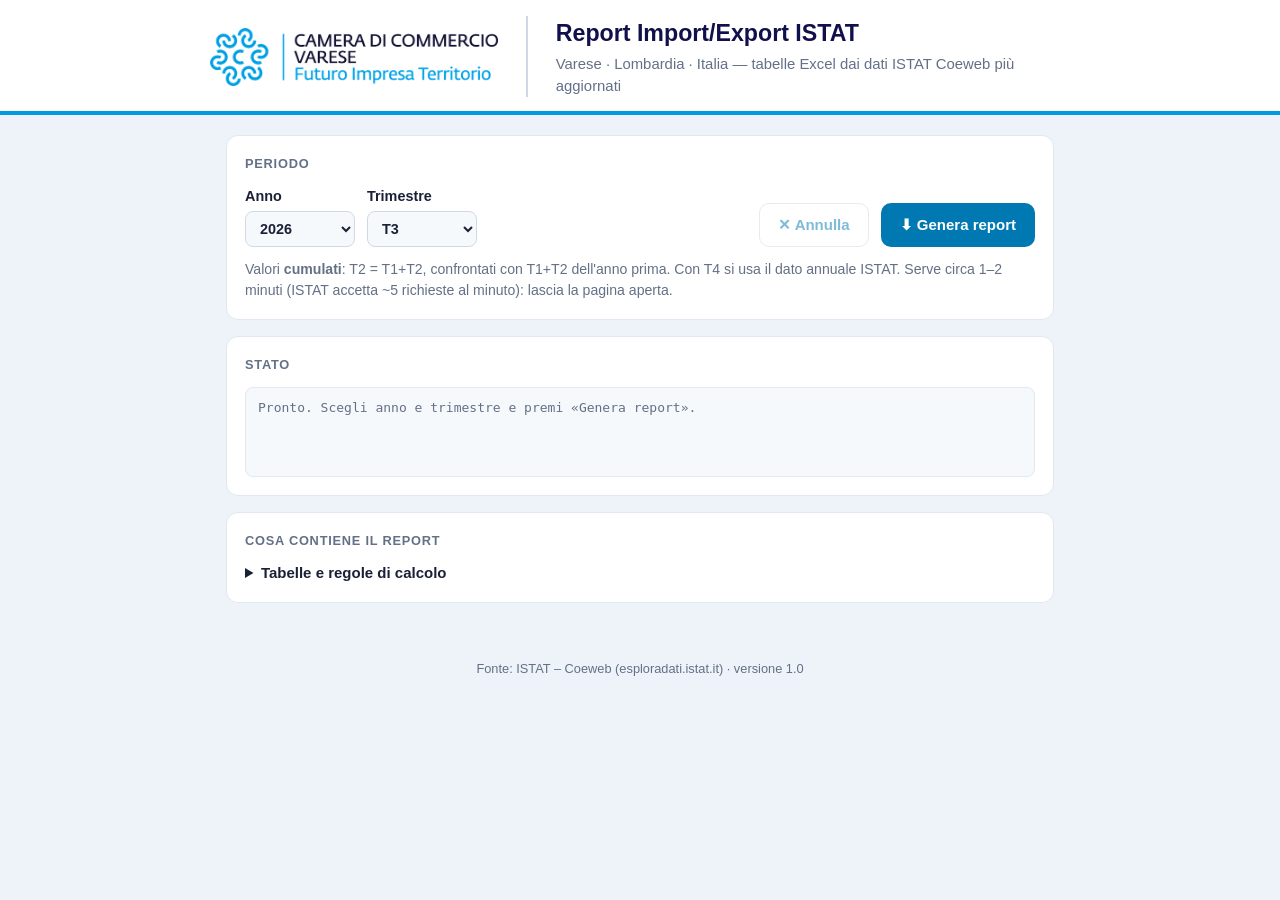
<file: codice/2_Versione_Web_GitHub/index.html>
<!doctype html>
<html lang="it">
<head>
<meta charset="utf-8">
<meta name="viewport" content="width=device-width, initial-scale=1">
<title>Report Import/Export ISTAT</title>
<style>
  /* colori del logo della Camera di Commercio di Varese: blu notte e azzurro */
  :root {
    --bg: #eef3f9; --surface: #ffffff; --surface-2: #f6f9fc; --line: #e1e8f1; --line-2: #cfd9e6;
    --primary: #0079b3; --primary-d: #00608f; --primary-soft: #e0f2fb; --accent: #009ae0;
    --navy: #12104a; --text: #1a2036; --muted: #637086;
    --ok: #1b8a4b; --err: #c0392b; --warn-soft: #fbeddd; --warn: #8a4b12;
  }
  * { box-sizing: border-box; }
  body { margin: 0; background: var(--bg); color: var(--text);
         font: 15px/1.5 -apple-system, BlinkMacSystemFont, "Segoe UI", Helvetica, Arial, sans-serif; }
  header { background: var(--surface); border-bottom: 4px solid var(--accent); padding: 16px 16px 14px; }
  .wrap { max-width: 860px; margin: 0 auto; padding-inline: 16px; }
  header .wrap { padding-inline: 0; display: flex; align-items: center; gap: 12px 28px; flex-wrap: wrap; }
  header .logo { display: block; height: 58px; width: auto; max-width: 100%; flex: 0 0 auto; }
  header .titolo { border-left: 2px solid var(--line-2); padding-left: 28px; flex: 1 1 320px; min-width: 0; }
  header h1 { margin: 0; font-size: 1.45rem; color: var(--navy); }
  header p { margin: 2px 0 0; color: var(--muted); font-size: .93rem; }
  @media (max-width: 640px) { header .titolo { border-left: 0; padding-left: 0; } header .logo { height: 46px; } }
  main { padding-block: 20px 40px; }
  .card { background: var(--surface); border: 1px solid var(--line); border-radius: 12px; padding: 18px; margin-bottom: 16px; }
  .card h2 { margin: 0 0 12px; font-size: .8rem; letter-spacing: .06em; text-transform: uppercase; color: var(--muted); }
  .riga { display: flex; flex-wrap: wrap; gap: 12px; align-items: flex-end; }
  label { display: flex; flex-direction: column; gap: 4px; font-weight: 600; font-size: .9rem; }
  select { font: inherit; padding: 8px 10px; border: 1px solid var(--line-2); border-radius: 8px; background: var(--surface-2); color: var(--text); min-width: 110px; }
  button { font: inherit; font-weight: 700; border-radius: 10px; padding: 10px 18px; cursor: pointer; border: 1px solid transparent; }
  .primario { background: var(--primary); color: #fff; }
  .primario:hover { background: var(--primary-d); }
  .secondario { background: var(--surface); color: var(--primary); border-color: var(--line-2); }
  .secondario:hover { background: var(--primary-soft); }
  button:disabled { opacity: .5; cursor: not-allowed; }
  .spazio { flex: 1 1 auto; }
  .nota { color: var(--muted); font-size: .88rem; margin: 12px 0 0; }
  #log { background: var(--surface-2); border: 1px solid var(--line); border-radius: 8px; padding: 10px 12px; min-height: 90px; max-height: 320px; overflow: auto;
         font: 13px/1.55 ui-monospace, Menlo, Consolas, monospace; white-space: pre-wrap; margin: 0; }
  .ok { color: var(--ok); } .err { color: var(--err); } .muted { color: var(--muted); }
  #risultati[hidden] { display: none; }
  .file { display: flex; justify-content: space-between; align-items: center; gap: 12px; padding: 8px 0; border-bottom: 1px solid var(--line); flex-wrap: wrap; }
  .file:last-child { border-bottom: 0; }
  .file span { overflow-wrap: anywhere; }
  a.scarica { color: var(--primary); font-weight: 700; text-decoration: none; white-space: nowrap; }
  a.scarica:hover { text-decoration: underline; }
  a.zip { display: inline-block; background: var(--primary); color: #fff; padding: 10px 18px; border-radius: 10px; font-weight: 700; text-decoration: none; margin-bottom: 8px; }
  a.zip:hover { background: var(--primary-d); }
  details { margin-top: 4px; }
  summary { cursor: pointer; font-weight: 600; }
  ul { padding-left: 20px; margin: 8px 0; }
  footer { color: var(--muted); font-size: .8rem; text-align: center; padding-bottom: 24px; }
  .avviso { background: var(--warn-soft); color: var(--warn); border-radius: 8px; padding: 10px 12px; margin-top: 12px; font-size: .9rem; }
</style>
</head>
<body>
<header><div class="wrap">
  <img class="logo" alt="Camera di Commercio di Varese – Futuro Impresa Territorio" src="[data-uri]">
  <div class="titolo">
    <h1>Report Import/Export ISTAT</h1>
    <p>Varese · Lombardia · Italia — tabelle Excel dai dati ISTAT Coeweb più aggiornati</p>
  </div>
</div></header>

<main class="wrap">
  <section class="card">
    <h2>Periodo</h2>
    <div class="riga">
      <label>Anno <select id="anno"></select></label>
      <label>Trimestre
        <select id="trim">
          <option value="1">T1</option><option value="2">T2</option>
          <option value="3">T3</option><option value="4">T4</option>
        </select>
      </label>
      <span class="spazio"></span>
      <button id="annulla" class="secondario" disabled>✕ Annulla</button>
      <button id="genera" class="primario">⬇ Genera report</button>
    </div>
    <p class="nota">Valori <b>cumulati</b>: T2 = T1+T2, confrontati con T1+T2 dell'anno prima. Con T4 si usa il dato annuale ISTAT.
      Serve circa 1–2 minuti (ISTAT accetta ~5 richieste al minuto): lascia la pagina aperta.</p>
    <div id="avvisoFile" class="avviso" hidden>La pagina è aperta come file locale: funziona, ma se il browser blocca lo scaricamento dei dati apri la versione pubblicata online.</div>
  </section>

  <section class="card">
    <h2>Stato</h2>
    <pre id="log"><span class="muted">Pronto. Scegli anno e trimestre e premi «Genera report».</span></pre>
  </section>

  <section class="card" id="risultati" hidden>
    <h2>File pronti</h2>
    <a id="zip" class="zip" href="#">⬇ Scarica tutto (ZIP)</a>
    <div id="elenco"></div>
  </section>

  <section class="card">
    <h2>Cosa contiene il report</h2>
    <details>
      <summary>Tabelle e regole di calcolo</summary>
      <ul>
        <li><b>Sintesi</b>: export, import e saldo di Varese, Lombardia e Italia; periodo recente contro stesso periodo dell'anno prima.</li>
        <li><b>Territori</b>: province lombarde e Lombardia, con variazione tendenziale, saldo e peso % sulla regione.</li>
        <li><b>Tempo trimestrale</b>: singoli trimestri di Varese degli ultimi 5 anni, con variazioni congiunturali e tendenziali.</li>
        <li><b>Tempo annuale</b>: ultimi 13 anni di Varese. Si crea <b>solo scegliendo T4</b> e solo quando ISTAT ha pubblicato il dato annuale.</li>
        <li><b>Settori export/import</b>: sottosettori manifatturieri di Varese, peso sul manifatturiero e variazione tendenziale.</li>
        <li><b>Paesi export/import</b> e <b>file per il grafico</b>: continenti, MONDO e primi 20 paesi partner di Varese.</li>
      </ul>
      <p class="nota">Le variazioni tendenziali confrontano sempre il periodo cumulato con lo stesso periodo cumulato dell'anno precedente.
        I dati vengono riscaricati ogni volta: se ISTAT rivede anni passati, i valori si aggiornano.</p>
    </details>
  </section>
</main>
<footer>Fonte: ISTAT – Coeweb (esploradati.istat.it) · versione 1.0</footer>

<script id="motore">
"use strict";
/* ==========================================================================
   MOTORE DEL REPORT (nessuna libreria esterna: download, calcoli, Excel e ZIP)
   ========================================================================== */
const COEWEB = "https://esploradati.istat.it/Coeweb/databrowserhub/api/core/nodes/1/datasets/";
const URL_CONG = COEWEB + "IT1,DF_DCSE_CPA_ATECO2007_COE_A_Q_CONJ,1.0/data";     // annuali + trimestrali dal 2020
const URL_STORICO = COEWEB + "IT1,DF_CPA_AT2007_COE_OPT_A_REG_ALL,1.0/data";   // annuali dal 1991

const PROVINCIA = "ITC41", REGIONE = "ITC4", ITALIA = "ITTOT";
const NOMI = { ITC41: "Varese", ITC4: "Lombardia", ITTOT: "Italia" };
const PROVINCE_REGIONE = [
  ["ITC41", "Varese"], ["ITC42", "Como"], ["ITC44", "Sondrio"], ["ITC45", "Milano"],
  ["ITC46", "Bergamo"], ["ITC47", "Brescia"], ["ITC48", "Pavia"], ["ITC4A", "Cremona"],
  ["ITC4B", "Mantova"], ["ITC43", "Lecco"], ["ITC49", "Lodi"], ["IT108", "Monza e della Brianza"],
];
const SETTORI = [
  ["CA", "Prodotti alimentari, bevande e tabacco"],
  ["CB", "Prodotti tessili, abbigliamento, pelli accessori"],
  ["CC", "Legno e prodotti in legno; carta e stampa"],
  ["CD", "Coke e prodotti petroliferi raffinati"],
  ["CE", "Sostanze e prodotti chimici"],
  ["CF", "Articoli farmaceutici, chimico-medicinali e botanici"],
  ["CG", "Articoli in gomma e materie plastiche, altri prodotti della lavorazione di minerali non metalliferi"],
  ["CH", "Metalli di base e prodotti in metallo, esclusi macchine e impianti"],
  ["CI", "Computer, apparecchi elettronici e ottici"],
  ["CJ", "Apparecchi elettrici"],
  ["CK", "Macchinari ed apparecchi n.c.a."],
  ["CL", "Mezzi di trasporto"],
  ["CM", "Prodotti altre attività manifatturiere"],
];
const CONTINENTI = [["EUR", "Europa"], ["ASI", "Asia"], ["AME", "America"], ["AFR", "Africa"],
                    ["OCE_OCE_OTH", "Oceania ed altri territori"]];
// codici "paese" a due lettere che non sono paesi (provviste di bordo, non determinati, ...)
const NON_PAESI = new Set(["QP", "QZ", "QW", "QS", "QY", "QV", "QR", "QU", "QX", "QQ", "QO", "XC", "XL"]);
const ROMANI = { 1: "I", 2: "II", 3: "III", 4: "IV" };

const INTERVALLO_MS = 13000;   // ISTAT accetta ~5 richieste al minuto
const MAX_TENTATIVI = 4;
const TIMEOUT_MS = 180000;

class ErroreIstat extends Error {}
class Annullato extends Error {}

/* ------------------------------------------------------------------ rete */
let ultimaRichiesta = 0;

function attendi(ms, segnale) {
  return new Promise((ok, ko) => {
    if (segnale && segnale.aborted) return ko(new Annullato("Operazione annullata."));
    const t = setTimeout(ok, ms);
    if (segnale) segnale.addEventListener("abort", () => { clearTimeout(t); ko(new Annullato("Operazione annullata.")); }, { once: true });
  });
}

async function rispettaLimite(ctx) {
  const attesa = INTERVALLO_MS - (Date.now() - ultimaRichiesta);
  if (attesa > 0) {
    if (attesa > 3000) ctx.avanzamento(`pausa di ${Math.round(attesa / 1000)}s per il limite ISTAT (~5 richieste/min)…`);
    await attendi(attesa, ctx.segnale);
  }
  ultimaRichiesta = Date.now();
}

async function postIstat(url, filtri, ctx) {
  let ritardo = 30000;
  for (let tentativo = 0; tentativo < MAX_TENTATIVI; tentativo++) {
    if (ctx.segnale && ctx.segnale.aborted) throw new Annullato("Operazione annullata.");
    await rispettaLimite(ctx);
    const ctrl = new AbortController();
    const timer = setTimeout(() => ctrl.abort(), TIMEOUT_MS);
    const suAnnulla = () => ctrl.abort();
    if (ctx.segnale) ctx.segnale.addEventListener("abort", suAnnulla, { once: true });
    let r;
    try {
      r = await fetch(url + "?lang=it", {
        method: "POST",
        headers: { "Accept": "application/json", "Content-Type": "application/json", "UserLang": "it" },
        body: JSON.stringify(filtri),
        signal: ctrl.signal,
      });
    } catch (e) {
      if (ctx.segnale && ctx.segnale.aborted) throw new Annullato("Operazione annullata.");
      if (tentativo < MAX_TENTATIVI - 1) {
        ctx.avanzamento("ISTAT non risponde o connessione assente: riprovo tra 10s…");
        await attendi(10000, ctx.segnale);
        continue;
      }
      throw new ErroreIstat("Connessione a ISTAT non riuscita (rete assente o sito ISTAT non raggiungibile).");
    } finally {
      clearTimeout(timer);
      if (ctx.segnale) ctx.segnale.removeEventListener("abort", suAnnulla);
    }
    if (r.status === 429 && tentativo < MAX_TENTATIVI - 1) {
      const ra = parseFloat(r.headers.get("Retry-After"));
      const pausa = Math.min(Number.isFinite(ra) ? ra * 1000 : ritardo, 120000);
      ctx.avanzamento(`ISTAT chiede una pausa (${Math.round(pausa / 1000)}s), poi riprovo…`);
      await attendi(pausa, ctx.segnale);
      ritardo *= 2;
      continue;
    }
    if ([500, 502, 503, 504].includes(r.status) && tentativo < MAX_TENTATIVI - 1) {
      ctx.avanzamento(`errore temporaneo del server ISTAT (HTTP ${r.status}): riprovo tra 15s…`);
      await attendi(15000, ctx.segnale);
      continue;
    }
    if (r.status === 404) throw new ErroreIstat("404: nessun dato per questa richiesta.");
    if (r.status === 413) throw new ErroreIstat("413: selezione troppo ampia.");
    if (r.status === 429) throw new ErroreIstat("429: troppe richieste (limite ISTAT ~5/min): attendi 1-2 minuti e riprova.");
    if (!r.ok) throw new ErroreIstat(`HTTP ${r.status} da ISTAT.`);
    const testo = await r.text();
    if (!testo || testo.length < 30) throw new ErroreIstat("risposta ISTAT vuota.");
    try { return JSON.parse(testo); }
    catch (e) { throw new ErroreIstat("risposta ISTAT non leggibile."); }
  }
  throw new ErroreIstat("ISTAT non disponibile dopo più tentativi.");
}

function filtri(freq, aree, tipi, cpa, paesi, y1, y2) {
  const f = [
    { id: "FREQ", filterValues: freq },
    { id: "REF_AREA", type: "CodeValues", filterValues: aree },
    { id: "DATA_TYPE", type: "CodeValues", filterValues: tipi },
    { id: "ADJUSTMENT", filterValues: ["N"] },
    { id: "CPA_ATECO2007_COE", filterValues: cpa },
  ];
  if (paesi) f.push({ id: "PARTNER_COUNTRY", filterValues: paesi });   // senza filtro: tutti i paesi
  f.push({ id: "TIME_PERIOD", type: "TimeRange", filterValues: [], from: `${y1}-01-01T00:00:00`, to: `${y2}-12-31T00:00:00` });
  return f;
}

/* ------------------------------------------------------------------ JSON-stat */
const chiave = (area, tipo, cpa, paese, periodo) => [area, tipo, cpa, paese, periodo].join("|");

function leggiJsonStat(js) {
  if (!js || !Array.isArray(js.id) || !js.dimension) throw new ErroreIstat("risposta ISTAT in formato inatteso.");
  const ids = js.id, dims = js.dimension;
  const pos2code = ids.map(d => {
    const cat = dims[d].category || {};
    const idx = cat.index;
    if (Array.isArray(idx)) return idx.slice();
    if (idx && typeof idx === "object") { const a = []; for (const [c, p] of Object.entries(idx)) a[p] = c; return a; }
    return Object.keys(cat.label || {});
  });
  const size = js.size || pos2code.map(a => a.length);
  const etichette = ids.map(d => (dims[d].category || {}).label || {});
  const n = ids.length, strides = new Array(n).fill(1);
  for (let k = n - 2; k >= 0; k--) strides[k] = strides[k + 1] * size[k + 1];
  const pos = {};
  ids.forEach((d, i) => { pos[d] = i; });
  for (const d of ["REF_AREA", "DATA_TYPE", "CPA_ATECO2007_COE", "PARTNER_COUNTRY", "TIME_PERIOD"])
    if (!(d in pos)) throw new ErroreIstat(`risposta ISTAT senza la dimensione ${d}.`);
  const codice = (d, i) => { const k = pos[d]; const p = Math.floor(i / strides[k]) % size[k]; return pos2code[k][p] ?? String(p); };
  const valori = new Map();
  const voci = Array.isArray(js.value) ? js.value.map((v, i) => [i, v]) : Object.entries(js.value || {});
  for (const [k, v] of voci) {
    if (v === null || v === "") continue;
    const x = typeof v === "number" ? v : parseFloat(v);
    if (!Number.isFinite(x)) continue;
    const i = Number(k);
    valori.set(chiave(codice("REF_AREA", i), codice("DATA_TYPE", i), codice("CPA_ATECO2007_COE", i),
                      codice("PARTNER_COUNTRY", i), String(codice("TIME_PERIOD", i))), x);
  }
  const kp = pos.PARTNER_COUNTRY;
  const paesi = pos2code[kp].map(c => [c, etichette[kp][c] ?? c]);   // nell'ordine ISTAT
  return { valori, paesi };
}

async function scarica(url, f, ctx) {
  return leggiJsonStat(await postIstat(url, f, ctx));
}

/* ------------------------------------------------------------------ dati e calcoli */
class Dati {
  constructor() { this.v = new Map(); }
  aggiungi(m, prevale = true) { for (const [k, x] of m) if (prevale || !this.v.has(k)) this.v.set(k, x); }
  get(area, tipo, periodo, cpa = "ALL", paese = "WORLD") {
    const x = this.v.get(chiave(area, tipo, cpa, paese, String(periodo)));
    return x === undefined ? null : x;
  }
  trimestre(area, tipo, anno, t, cpa, paese) { return this.get(area, tipo, `${anno}-Q${t}`, cpa, paese); }
  annuale(area, tipo, anno, cpa, paese) { return this.get(area, tipo, anno, cpa, paese); }   // solo dato annuale ISTAT
  cumulato(area, tipo, anno, trim, cpa, paese) {
    if (trim === 4) { const v = this.get(area, tipo, anno, cpa, paese); if (v !== null) return v; }
    const qs = [];
    for (let t = 1; t <= trim; t++) qs.push(this.trimestre(area, tipo, anno, t, cpa, paese));
    if (qs.every(x => x === null)) return null;
    return qs.reduce((s, x) => s + (x ?? 0), 0);
  }
}

const variaz = (nuovo, vecchio) => (nuovo === null || vecchio === null || vecchio === 0) ? null : (nuovo - vecchio) / Math.abs(vecchio) * 100;
const quota = (parte, totale) => (parte === null || totale === null || totale === 0) ? null : parte / totale * 100;
const saldo = (e, i) => (e === null || i === null) ? null : e - i;

// arrotondamento a 2 decimali identico a Python (pareggi esatti al pari)
function round2(x) {
  if (x === null || x === undefined) return null;
  if (Number.isInteger(x * 8) && !Number.isInteger(x * 4)) {
    const giu = Math.floor(x * 100);
    return (giu % 2 === 0 ? giu : giu + 1) / 100;
  }
  return Number(x.toFixed(2));
}
const p2 = v => v === null ? null : round2(v);

/* ------------------------------------------------------------------ tabelle */
function tabSintesi(D, anno, trim) {
  const righe = []; let n = 0;
  for (const area of [PROVINCIA, REGIONE, ITALIA]) {
    const e1 = D.cumulato(area, "EV", anno, trim), e0 = D.cumulato(area, "EV", anno - 1, trim);
    const i1 = D.cumulato(area, "IV", anno, trim), i0 = D.cumulato(area, "IV", anno - 1, trim);
    for (const [voce, v0, v1, v] of [["Export", e0, e1, p2(variaz(e1, e0))], ["Import", i0, i1, p2(variaz(i1, i0))],
                                     ["Saldo", saldo(e0, i0), saldo(e1, i1), null]]) {
      n += 1;
      righe.push([n, NOMI[area], voce, v0, v1, v]);
    }
  }
  return { nome: "Import_export_Sintesi.xlsx", foglio: "Foglio2",
           intest: ["Ordine", "Territorio", "Bilancia commerciale", "Stesso periodo precedente", "Periodo recente", "Variazione %"],
           righe, colValori: [4, 5], colPct: [6] };
}

function tabTerritori(D, anno, trim) {
  const reg = NOMI[REGIONE];
  const eReg = D.cumulato(REGIONE, "EV", anno, trim), iReg = D.cumulato(REGIONE, "IV", anno, trim);
  const righe = [...PROVINCE_REGIONE, [REGIONE, reg]].map(([area, nome], k) => {
    const e1 = D.cumulato(area, "EV", anno, trim), e0 = D.cumulato(area, "EV", anno - 1, trim);
    const i1 = D.cumulato(area, "IV", anno, trim), i0 = D.cumulato(area, "IV", anno - 1, trim);
    return [k + 1, nome, e1, p2(variaz(e1, e0)), i1, p2(variaz(i1, i0)), saldo(e1, i1), p2(quota(e1, eReg)), p2(quota(i1, iReg))];
  });
  return { nome: "Import_export_Territori.xlsx", foglio: "Foglio1",
           intest: ["Ordine", "Territori", "Export", "T.var % tend export", "Import", "T.var % tend import", "Saldo",
                    `Peso % export su ${reg}`, `Peso % import su ${reg}`],
           righe, colValori: [3, 5, 7], colPct: [4, 6, 8, 9] };
}

function tabTrimestrale(D, anno, trim) {
  const prec = (y, t) => t > 1 ? [y, t - 1] : [y - 1, 4];
  const serie = (tipo, y, t) => tipo === "S"
    ? saldo(D.trimestre(PROVINCIA, "EV", y, t), D.trimestre(PROVINCIA, "IV", y, t))
    : D.trimestre(PROVINCIA, tipo, y, t);
  const righe = [];
  for (let y = anno - 5, t = 1; y < anno || (y === anno && t <= trim); ) {
    const riga = [y, `${ROMANI[t]} trim '${String(y % 100).padStart(2, "0")}`];
    for (const tipo of ["EV", "IV", "S"]) {
      const v = serie(tipo, y, t);
      riga.push(v, p2(variaz(v, serie(tipo, ...prec(y, t)))), p2(variaz(v, serie(tipo, y - 1, t))));
    }
    righe.push(riga);
    if (t < 4) t += 1; else { y += 1; t = 1; }
  }
  return { nome: "Import_export_Tempo_Trimestrale.xlsx", foglio: "Foglio1",
           intest: ["Anno", "Trimestre", "Export", "T.var% cong. export", "T.var% tend. export", "Import", "T.var% cong. import",
                    "T.var% tend. import", "Saldo", "T.var% cong. saldo", "T.var% tend. saldo"],
           righe, colValori: [3, 6, 9], colPct: [4, 5, 7, 8, 10, 11] };
}

function ultimoAnnoCompleto(D, anno, trim, area = PROVINCIA) {
  let y = trim === 4 ? anno : anno - 1;
  while (y > anno - 5 && D.annuale(area, "EV", y) === null) y -= 1;
  return y;
}

function tabAnnuale(D, anno, trim) {
  const yFine = ultimoAnnoCompleto(D, anno, trim);
  const righe = [];
  for (let y = yFine - 12; y <= yFine; y++) {
    const e1 = D.annuale(PROVINCIA, "EV", y), e0 = D.annuale(PROVINCIA, "EV", y - 1);
    const i1 = D.annuale(PROVINCIA, "IV", y), i0 = D.annuale(PROVINCIA, "IV", y - 1);
    const s1 = saldo(e1, i1), s0 = saldo(e0, i0);
    righe.push([y, e1, p2(variaz(e1, e0)), i1, p2(variaz(i1, i0)), s1, p2(variaz(s1, s0))]);
  }
  return { nome: "Import_export_Tempo_Annuale.xlsx", foglio: "Foglio1",
           intest: ["Anno", "Export", "T.var % su export anno precedente", "Import", "T.var % su import anno precedente",
                    "Saldo", "T.var% sull'anno precedente"],
           righe, colValori: [2, 4, 6], colPct: [3, 5, 7] };
}

function tabSettori(D, anno, trim, tipo) {
  const flusso = tipo === "EV" ? "export" : "import";
  const cur = c => D.cumulato(PROVINCIA, tipo, anno, trim, c);
  const pre = c => D.cumulato(PROVINCIA, tipo, anno - 1, trim, c);
  const totC = cur("C"), tot = cur("ALL");
  const righe = SETTORI.map(([cod, nome], k) => { const v = cur(cod); return [k + 1, nome, v, p2(quota(v, totC)), p2(variaz(v, pre(cod)))]; });
  const n = SETTORI.length;
  righe.push([n + 1, "Totale manifatturiero", totC, totC ? 100 : null, p2(variaz(totC, pre("C")))]);
  righe.push([n + 2, `% manifatturiero sul totale dell'${flusso}`, tot, p2(quota(totC, tot)), p2(variaz(tot, pre("ALL")))]);
  const Flusso = flusso[0].toUpperCase() + flusso.slice(1);
  return { nome: `Import_export_Settori_${Flusso}.xlsx`, foglio: "Foglio1",
           intest: ["Ordine", "Dettaglio manifatturiero", "Valori in euro", `% ${flusso} sul totale manifatturiero`, "T.var% tend."],
           righe, colValori: [3], colPct: [4, 5] };
}

function tabPaesi(D, anno, trim, tipo, paesi) {
  const flusso = tipo === "EV" ? "Export" : "Import";
  const cur = p => D.cumulato(PROVINCIA, tipo, anno, trim, "ALL", p);
  const pre = p => D.cumulato(PROVINCIA, tipo, anno - 1, trim, "ALL", p);
  const mondo = cur("WORLD");
  const riga = (n, nome, p) => [n, nome, cur(p), p2(quota(cur(p), mondo)), p2(variaz(cur(p), pre(p)))];
  const continenti = CONTINENTI.slice().sort((a, b) => (cur(b[0]) || 0) - (cur(a[0]) || 0));
  const righe = continenti.map(([cod, nome], k) => riga(k + 1, nome, cod));
  const grafico = righe.map(r => r.slice());
  const n = righe.length;
  righe.push([n + 1, "MONDO", mondo, mondo ? 100 : null, p2(variaz(mondo, pre("WORLD")))]);
  righe.push([n + 2, "Primi 20 paesi partner", null, null, null]);
  const elenco = paesi.filter(([c]) => c.length === 2 && !NON_PAESI.has(c) && cur(c));
  elenco.sort((a, b) => cur(b[0]) - cur(a[0]));
  elenco.slice(0, 20).forEach(([c, nome], k) => righe.push(riga(n + 3 + k, nome, c)));
  const intest = ["Ordine", "Aree geografiche", flusso, "Composizione %", "T.var% tend."];
  return [
    { nome: `Import_export_Paesi_${flusso}.xlsx`, foglio: "Foglio1", intest, righe, colValori: [3], colPct: [4, 5] },
    { nome: `${flusso}_paesi_xgrafico.xlsx`, foglio: "Foglio1", intest, righe: grafico, colValori: [3], colPct: [4, 5] },
  ];
}

/* ------------------------------------------------------------------ report completo */
async function generaReport(anno, trim, ctx) {
  anno = Number(anno); trim = Number(trim);
  ctx = Object.assign({ avanzamento() {}, log() {} }, ctx || {});
  if (![1, 2, 3, 4].includes(trim)) throw new ErroreIstat("Il trimestre deve essere 1, 2, 3 o 4.");
  const leggi = ctx.scarica || scarica;   // (ctx.scarica solo per i test)
  const D = new Dati();
  const settori = SETTORI.map(s => s[0]);
  const lombardia = PROVINCE_REGIONE.map(p => p[0]);

  ctx.avanzamento("scarico totali di Italia, regione e province…");
  D.aggiungi((await leggi(URL_CONG, filtri(["A", "Q"], [ITALIA, REGIONE, ...lombardia], ["EV", "IV"], ["ALL"], ["WORLD"], anno - 6, anno), ctx)).valori);
  if (D.trimestre(PROVINCIA, "EV", anno, trim) === null) {
    const ultimi = [...D.v.keys()].map(k => k.split("|")).filter(k => k[0] === PROVINCIA && k[4].includes("-Q")).map(k => k[4]).sort();
    throw new ErroreIstat(`ISTAT non ha ancora pubblicato i dati del ${trim}° trimestre ${anno}` +
                          (ultimi.length ? ` (ultimo disponibile: ${ultimi[ultimi.length - 1]}).` : "."));
  }

  const cartella = `Report_import_export_${anno}_T${trim}`;
  const file = [];
  const fai = (nome, fn) => {
    try {
      for (const t of [].concat(fn())) { file.push({ nome: t.nome, dati: creaXlsx(t) }); ctx.log(t.nome, "ok"); }
    } catch (e) {
      if (e instanceof Annullato) throw e;
      ctx.log(`${nome}: ${e.message}`, "err");
    }
  };
  const nonAnnullato = e => { if (e instanceof Annullato) throw e; };

  fai("Sintesi", () => tabSintesi(D, anno, trim));
  fai("Territori", () => tabTerritori(D, anno, trim));
  fai("Tempo trimestrale", () => tabTrimestrale(D, anno, trim));

  // Tempo annuale: solo con T4 e solo se ISTAT ha pubblicato il dato annuale
  if (trim !== 4) {
    ctx.log("Tempo annuale: si genera solo scegliendo il T4", "info");
  } else if (D.annuale(PROVINCIA, "EV", anno) === null || D.annuale(PROVINCIA, "IV", anno) === null) {
    ctx.log(`Tempo annuale: dato annuale ${anno} non ancora pubblicato da ISTAT`, "info");
  } else {
    try {
      ctx.avanzamento("scarico serie storica annuale…");
      D.aggiungi((await leggi(URL_STORICO, filtri(["A"], [PROVINCIA], ["EV", "IV"], ["ALL"], ["WORLD"], anno - 14, anno), ctx)).valori, false);
      fai("Tempo annuale", () => tabAnnuale(D, anno, trim));
    } catch (e) { nonAnnullato(e); ctx.log(`Tempo annuale: serie storica non disponibile: ${e.message}`, "err"); }
  }

  try {
    ctx.avanzamento("scarico settori manifatturieri…");
    D.aggiungi((await leggi(URL_CONG, filtri(["A", "Q"], [PROVINCIA], ["EV", "IV"], ["ALL", "C", ...settori], ["WORLD"], anno - 1, anno), ctx)).valori);
    fai("Settori export", () => tabSettori(D, anno, trim, "EV"));
    fai("Settori import", () => tabSettori(D, anno, trim, "IV"));
  } catch (e) { nonAnnullato(e); ctx.log(`Settori: ${e.message}`, "err"); }

  try {
    ctx.avanzamento("scarico paesi e continenti…");
    const r = await leggi(URL_CONG, filtri(["A", "Q"], [PROVINCIA], ["EV", "IV"], ["ALL"], null, anno - 1, anno), ctx);
    D.aggiungi(r.valori);
    fai("Paesi export", () => tabPaesi(D, anno, trim, "EV", r.paesi));
    fai("Paesi import", () => tabPaesi(D, anno, trim, "IV", r.paesi));
  } catch (e) { nonAnnullato(e); ctx.log(`Paesi: ${e.message}`, "err"); }

  return { cartella, file };
}

/* ------------------------------------------------------------------ Excel (.xlsx) */
const enc = new TextEncoder();
const xmlEsc = s => String(s).replace(/[\x00-\x08\x0B\x0C\x0E-\x1F]/g, "")
  .replace(/&/g, "&amp;").replace(/</g, "&lt;").replace(/>/g, "&gt;").replace(/"/g, "&quot;");
function colonna(n) { let s = ""; while (n > 0) { const m = (n - 1) % 26; s = String.fromCharCode(65 + m) + s; n = Math.floor((n - 1) / 26); } return s; }
function valoreCella(v) {
  if (v === null || v === undefined) return null;
  if (typeof v === "number") { if (!Number.isFinite(v)) return null; const r = round2(v); return Object.is(r, -0) ? 0 : r; }
  return v;
}

const STILI = `<?xml version="1.0" encoding="UTF-8" standalone="yes"?>
<styleSheet xmlns="http://schemas.openxmlformats.org/spreadsheetml/2006/main">
<fonts count="2"><font><sz val="11"/><name val="Calibri"/><family val="2"/></font><font><b/><sz val="11"/><color rgb="FFFFFFFF"/><name val="Calibri"/><family val="2"/></font></fonts>
<fills count="3"><fill><patternFill patternType="none"/></fill><fill><patternFill patternType="gray125"/></fill><fill><patternFill patternType="solid"><fgColor rgb="FF2E75B6"/><bgColor indexed="64"/></patternFill></fill></fills>
<borders count="1"><border><left/><right/><top/><bottom/><diagonal/></border></borders>
<cellStyleXfs count="1"><xf numFmtId="0" fontId="0" fillId="0" borderId="0"/></cellStyleXfs>
<cellXfs count="4"><xf numFmtId="0" fontId="0" fillId="0" borderId="0" xfId="0"/><xf numFmtId="0" fontId="1" fillId="2" borderId="0" xfId="0" applyFont="1" applyFill="1" applyAlignment="1"><alignment horizontal="center" vertical="center" wrapText="1"/></xf><xf numFmtId="3" fontId="0" fillId="0" borderId="0" xfId="0" applyNumberFormat="1"/><xf numFmtId="2" fontId="0" fillId="0" borderId="0" xfId="0" applyNumberFormat="1"/></cellXfs>
<cellStyles count="1"><cellStyle name="Normal" xfId="0" builtinId="0"/></cellStyles>
</styleSheet>`;

function creaXlsx(tab) {
  const { foglio, intest, colValori, colPct } = tab;
  const righe = tab.righe.map(r => r.map(valoreCella));
  const larghezze = intest.map((h, j) => {
    let m = String(h).length;
    for (const r of righe) { const v = r[j]; m = Math.max(m, (v === null || v === 0 || v === "") ? 0 : String(v).length); }
    return Math.min(Math.max(m + 2, 10), 60);
  });
  const cellaTesto = (ref, s, stile) => `<c r="${ref}" t="inlineStr"${stile ? ` s="${stile}"` : ""}><is><t xml:space="preserve">${xmlEsc(s)}</t></is></c>`;
  let xml = `<row r="1">${intest.map((h, j) => cellaTesto(colonna(j + 1) + "1", h, 1)).join("")}</row>`;
  righe.forEach((r, i) => {
    const nr = i + 2;
    let celle = "";
    r.forEach((v, j) => {
      if (v === null) return;
      const ref = colonna(j + 1) + nr;
      if (typeof v === "number") {
        const stile = colValori.includes(j + 1) ? 2 : colPct.includes(j + 1) ? 3 : 0;
        celle += `<c r="${ref}"${stile ? ` s="${stile}"` : ""}><v>${String(v)}</v></c>`;
      } else {
        celle += cellaTesto(ref, v, 0);
      }
    });
    xml += `<row r="${nr}">${celle}</row>`;
  });
  const foglioXml = `<?xml version="1.0" encoding="UTF-8" standalone="yes"?>
<worksheet xmlns="http://schemas.openxmlformats.org/spreadsheetml/2006/main" xmlns:r="http://schemas.openxmlformats.org/officeDocument/2006/relationships">
<sheetViews><sheetView workbookViewId="0"><pane ySplit="1" topLeftCell="A2" activePane="bottomLeft" state="frozen"/><selection pane="bottomLeft" activeCell="A2" sqref="A2"/></sheetView></sheetViews>
<sheetFormatPr defaultRowHeight="15"/>
<cols>${larghezze.map((w, j) => `<col min="${j + 1}" max="${j + 1}" width="${w}" customWidth="1"/>`).join("")}</cols>
<sheetData>${xml}</sheetData>
</worksheet>`;
  const parti = [
    ["[Content_Types].xml", `<?xml version="1.0" encoding="UTF-8" standalone="yes"?>
<Types xmlns="http://schemas.openxmlformats.org/package/2006/content-types"><Default Extension="rels" ContentType="application/vnd.openxmlformats-package.relationships+xml"/><Default Extension="xml" ContentType="application/xml"/><Override PartName="/xl/workbook.xml" ContentType="application/vnd.openxmlformats-officedocument.spreadsheetml.sheet.main+xml"/><Override PartName="/xl/worksheets/sheet1.xml" ContentType="application/vnd.openxmlformats-officedocument.spreadsheetml.worksheet+xml"/><Override PartName="/xl/styles.xml" ContentType="application/vnd.openxmlformats-officedocument.spreadsheetml.styles+xml"/></Types>`],
    ["_rels/.rels", `<?xml version="1.0" encoding="UTF-8" standalone="yes"?>
<Relationships xmlns="http://schemas.openxmlformats.org/package/2006/relationships"><Relationship Id="rId1" Type="http://schemas.openxmlformats.org/officeDocument/2006/relationships/officeDocument" Target="xl/workbook.xml"/></Relationships>`],
    ["xl/workbook.xml", `<?xml version="1.0" encoding="UTF-8" standalone="yes"?>
<workbook xmlns="http://schemas.openxmlformats.org/spreadsheetml/2006/main" xmlns:r="http://schemas.openxmlformats.org/officeDocument/2006/relationships"><sheets><sheet name="${xmlEsc(foglio)}" sheetId="1" r:id="rId1"/></sheets></workbook>`],
    ["xl/_rels/workbook.xml.rels", `<?xml version="1.0" encoding="UTF-8" standalone="yes"?>
<Relationships xmlns="http://schemas.openxmlformats.org/package/2006/relationships"><Relationship Id="rId1" Type="http://schemas.openxmlformats.org/officeDocument/2006/relationships/worksheet" Target="worksheets/sheet1.xml"/><Relationship Id="rId2" Type="http://schemas.openxmlformats.org/officeDocument/2006/relationships/styles" Target="styles.xml"/></Relationships>`],
    ["xl/styles.xml", STILI],
    ["xl/worksheets/sheet1.xml", foglioXml],
  ];
  return creaZip(parti.map(([nome, testo]) => ({ nome, dati: enc.encode(testo) })));
}

/* ------------------------------------------------------------------ ZIP (senza compressione) */
const CRC_TAB = (() => { const t = new Uint32Array(256); for (let n = 0; n < 256; n++) { let c = n; for (let k = 0; k < 8; k++) c = c & 1 ? 0xEDB88320 ^ (c >>> 1) : c >>> 1; t[n] = c >>> 0; } return t; })();
function crc32(b) { let c = 0xFFFFFFFF; for (let i = 0; i < b.length; i++) c = CRC_TAB[(c ^ b[i]) & 0xFF] ^ (c >>> 8); return (c ^ 0xFFFFFFFF) >>> 0; }

function creaZip(voci, data = new Date()) {
  const ora = ((data.getHours() << 11) | (data.getMinutes() << 5) | Math.floor(data.getSeconds() / 2)) & 0xFFFF;
  const giorno = (((data.getFullYear() - 1980) << 9) | ((data.getMonth() + 1) << 5) | data.getDate()) & 0xFFFF;
  const parti = [], centrale = [];
  let offset = 0;
  for (const v of voci) {
    const nome = enc.encode(v.nome), crc = crc32(v.dati), dim = v.dati.length;
    const lh = new DataView(new ArrayBuffer(30));
    lh.setUint32(0, 0x04034b50, true); lh.setUint16(4, 20, true); lh.setUint16(6, 0x0800, true); lh.setUint16(8, 0, true);
    lh.setUint16(10, ora, true); lh.setUint16(12, giorno, true); lh.setUint32(14, crc, true);
    lh.setUint32(18, dim, true); lh.setUint32(22, dim, true); lh.setUint16(26, nome.length, true); lh.setUint16(28, 0, true);
    parti.push(new Uint8Array(lh.buffer), nome, v.dati);
    const ch = new DataView(new ArrayBuffer(46));
    ch.setUint32(0, 0x02014b50, true); ch.setUint16(4, 20, true); ch.setUint16(6, 20, true); ch.setUint16(8, 0x0800, true);
    ch.setUint16(10, 0, true); ch.setUint16(12, ora, true); ch.setUint16(14, giorno, true); ch.setUint32(16, crc, true);
    ch.setUint32(20, dim, true); ch.setUint32(24, dim, true); ch.setUint16(28, nome.length, true);
    ch.setUint32(42, offset, true);
    centrale.push(new Uint8Array(ch.buffer), nome);
    offset += 30 + nome.length + dim;
  }
  const dimCentrale = centrale.reduce((s, a) => s + a.length, 0);
  const fine = new DataView(new ArrayBuffer(22));
  fine.setUint32(0, 0x06054b50, true); fine.setUint16(8, voci.length, true); fine.setUint16(10, voci.length, true);
  fine.setUint32(12, dimCentrale, true); fine.setUint32(16, offset, true);
  const tutte = [...parti, ...centrale, new Uint8Array(fine.buffer)];
  const out = new Uint8Array(tutte.reduce((s, a) => s + a.length, 0));
  let p = 0;
  for (const a of tutte) { out.set(a, p); p += a.length; }
  return out;
}

if (typeof module !== "undefined" && module.exports) {
  module.exports = { generaReport, creaZip, creaXlsx, round2, Dati, ErroreIstat, Annullato };
}
</script>

<script>
/* ==========================================================================
   INTERFACCIA
   ========================================================================== */
(function () {
  const $ = s => document.querySelector(s);
  const selAnno = $("#anno"), selTrim = $("#trim"), btn = $("#genera"), btnAnnulla = $("#annulla");
  const log = $("#log"), risultati = $("#risultati"), elenco = $("#elenco"), linkZip = $("#zip");
  const XLSX = "application/vnd.openxmlformats-officedocument.spreadsheetml.sheet";

  const oggi = new Date();
  const ultimo = Math.floor(oggi.getMonth() / 3);          // ultimo trimestre concluso
  for (let y = oggi.getFullYear(); y >= 2021; y--) selAnno.add(new Option(String(y), String(y)));
  selAnno.value = String(ultimo ? oggi.getFullYear() : oggi.getFullYear() - 1);
  selTrim.value = String(ultimo || 4);
  if (location.protocol === "file:") $("#avvisoFile").hidden = false;

  let controllo = null, urlCreati = [];

  function scrivi(testo, classe) {
    const riga = document.createElement("span");
    if (classe) riga.className = classe;
    riga.textContent = testo + "\n";
    log.appendChild(riga);
    log.scrollTop = log.scrollHeight;
  }
  function occupato(si) {
    btn.disabled = si; selAnno.disabled = si; selTrim.disabled = si; btnAnnulla.disabled = !si;
    btn.textContent = si ? "⏳ Generazione…" : "⬇ Genera report";
  }
  function linkDownload(nome, dati, tipo) {
    const url = URL.createObjectURL(new Blob([dati], { type: tipo }));
    urlCreati.push(url);
    const a = document.createElement("a");
    a.href = url; a.download = nome; a.className = "scarica"; a.textContent = "Scarica";
    return a;
  }

  window.addEventListener("beforeunload", e => { if (controllo) { e.preventDefault(); e.returnValue = ""; } });

  btnAnnulla.addEventListener("click", () => { if (controllo) { controllo.abort(); scrivi("⏹ Annullamento richiesto…", "muted"); } });

  btn.addEventListener("click", async () => {
    const anno = Number(selAnno.value), trim = Number(selTrim.value);
    urlCreati.forEach(u => URL.revokeObjectURL(u)); urlCreati = [];
    risultati.hidden = true; elenco.textContent = ""; log.textContent = "";
    controllo = new AbortController();
    occupato(true);
    scrivi(`▶ Report Import/Export ${anno} T${trim} (cumulato T1-T${trim})…`, "muted");
    const avvio = Date.now();
    try {
      const esito = await generaReport(anno, trim, {
        segnale: controllo.signal,
        avanzamento: t => scrivi(`  ⏳ ${t}`, "muted"),
        log: (t, tag) => scrivi(`  ${tag === "ok" ? "✓" : tag === "info" ? "ℹ" : "✗"} ${t}`, tag === "ok" ? "ok" : tag === "info" ? "muted" : "err"),
      });
      if (!esito.file.length) throw new ErroreIstat("Nessun file creato.");
      for (const f of esito.file) {
        const riga = document.createElement("div");
        riga.className = "file";
        const nome = document.createElement("span");
        nome.textContent = f.nome;
        riga.append(nome, linkDownload(f.nome, f.dati, XLSX));
        elenco.appendChild(riga);
      }
      const zip = creaZip(esito.file.map(f => ({ nome: `${esito.cartella}/${f.nome}`, dati: f.dati })));
      const urlZip = URL.createObjectURL(new Blob([zip], { type: "application/zip" }));
      urlCreati.push(urlZip);
      linkZip.href = urlZip; linkZip.download = `${esito.cartella}.zip`;
      risultati.hidden = false;
      scrivi(`✔ Completato: ${esito.file.length} file in ${Math.round((Date.now() - avvio) / 1000)}s. Scaricali qui sotto.`, "ok");
      risultati.scrollIntoView({ behavior: "smooth", block: "start" });
    } catch (e) {
      if (e instanceof Annullato) scrivi("⏹ Operazione annullata.", "muted");
      else scrivi(`✗ ${e.message}`, "err");
    } finally {
      controllo = null;
      occupato(false);
    }
  });
})();
</script>
</body>
</html>
</file>
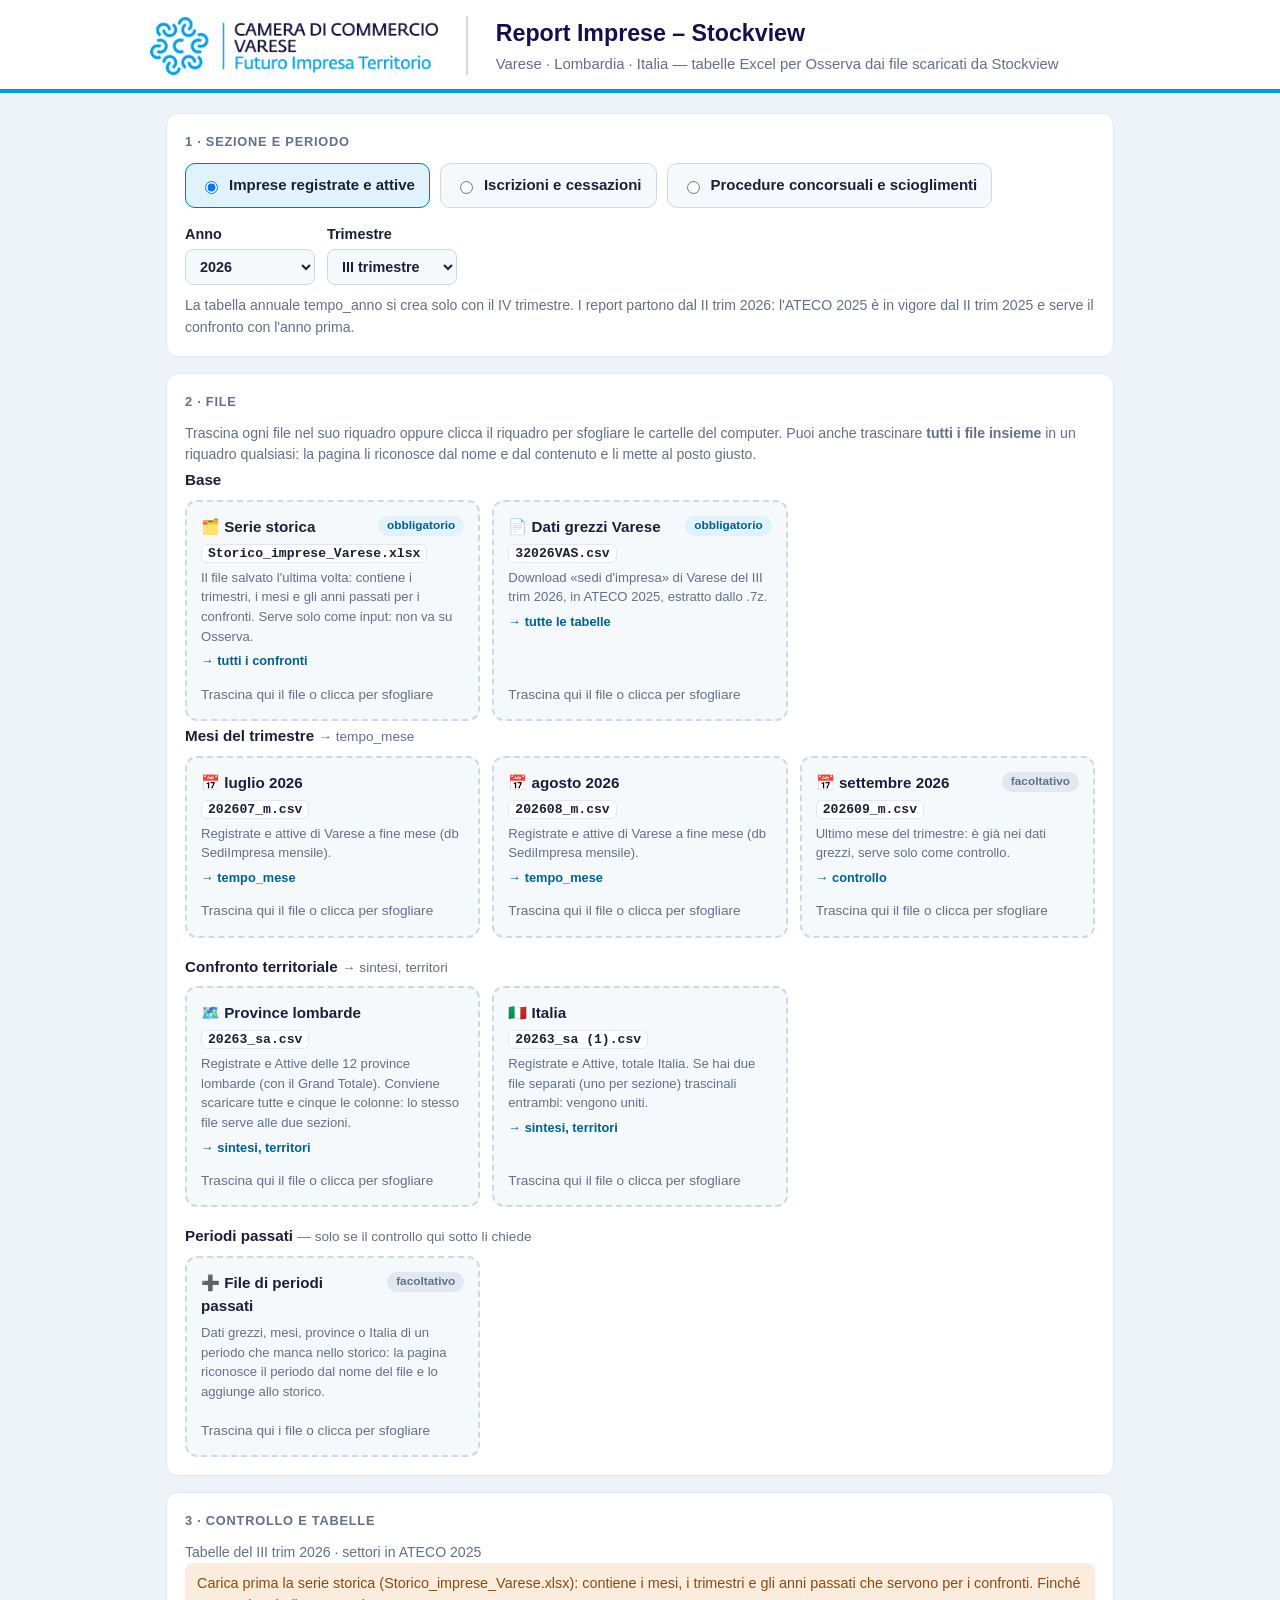
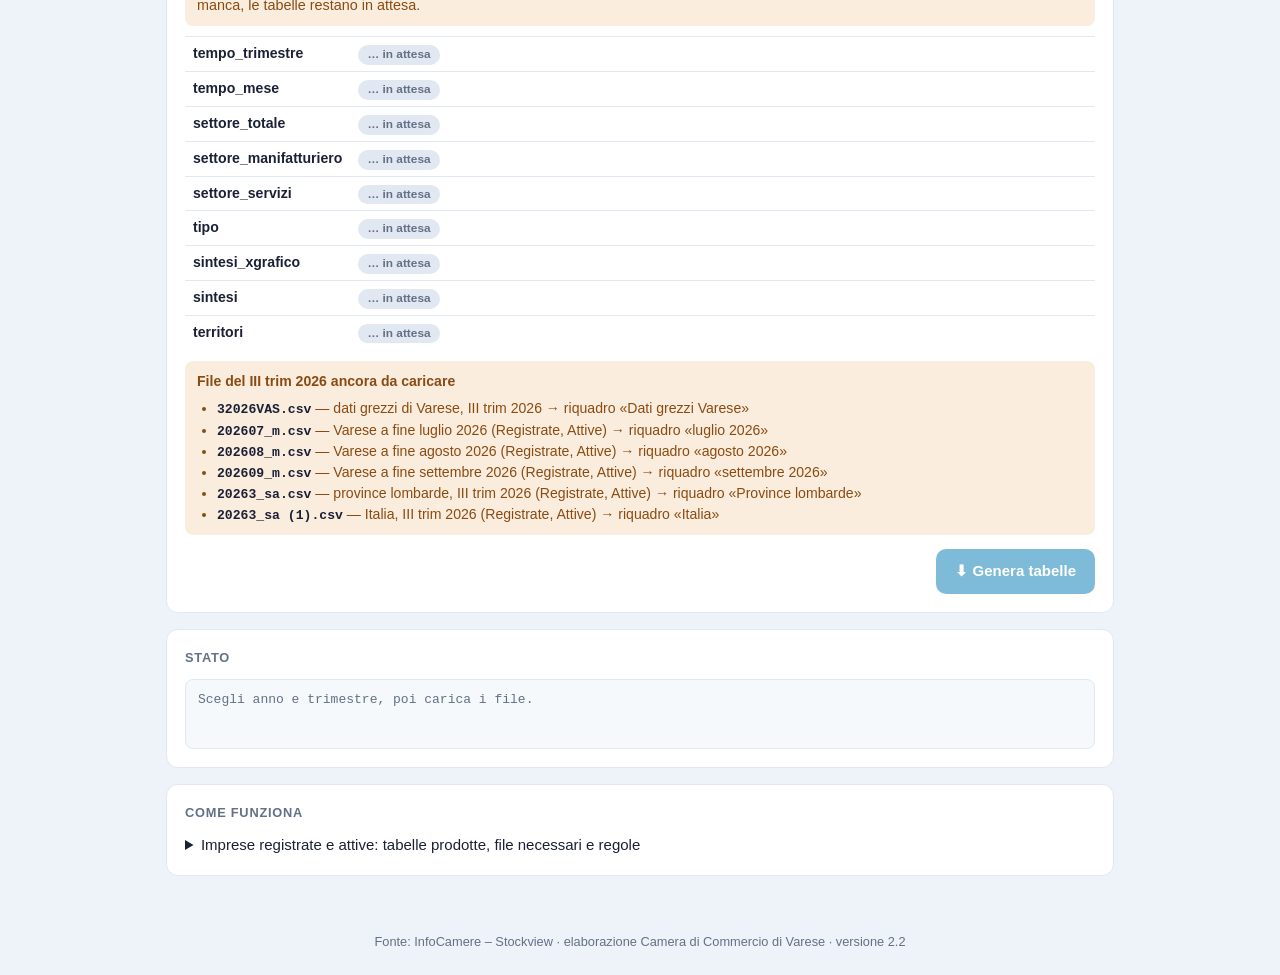
<file: codice/6_Web_Imprese_Stockview/index.html>
<!doctype html>
<html lang="it">
<head>
<meta charset="utf-8">
<meta name="viewport" content="width=device-width, initial-scale=1">
<title>Report Imprese Stockview</title>
<style>
  /* colori del logo della Camera di Commercio di Varese: blu notte e azzurro */
  :root {
    --bg: #eef3f9; --surface: #ffffff; --surface-2: #f6f9fc; --line: #e1e8f1; --line-2: #cfd9e6;
    --primary: #0079b3; --primary-d: #00608f; --primary-soft: #e0f2fb; --accent: #009ae0;
    --navy: #12104a; --text: #1a2036; --muted: #637086;
    --ok: #1b8a4b; --ok-soft: #e3f4ea; --err: #c0392b; --err-soft: #fdecea; --warn-soft: #fbeddd; --warn: #8a4b12;
  }
  * { box-sizing: border-box; }
  body { margin: 0; background: var(--bg); color: var(--text);
         font: 15px/1.5 -apple-system, BlinkMacSystemFont, "Segoe UI", Helvetica, Arial, sans-serif; }
  header { background: var(--surface); border-bottom: 4px solid var(--accent); padding: 16px 16px 14px; }
  .wrap { max-width: 980px; margin: 0 auto; padding-inline: 16px; }
  header .wrap { padding-inline: 0; display: flex; align-items: center; gap: 12px 28px; flex-wrap: wrap; }
  header .logo { display: block; height: 58px; width: auto; max-width: 100%; flex: 0 0 auto; }
  header .titolo { border-left: 2px solid var(--line-2); padding-left: 28px; flex: 1 1 320px; min-width: 0; }
  header h1 { margin: 0; font-size: 1.45rem; color: var(--navy); }
  header p { margin: 2px 0 0; color: var(--muted); font-size: .93rem; }
  @media (max-width: 640px) { header .titolo { border-left: 0; padding-left: 0; } header .logo { height: 46px; } }
  main { padding-block: 20px 40px; }
  .card { background: var(--surface); border: 1px solid var(--line); border-radius: 12px; padding: 18px; margin-bottom: 16px; }
  .card h2 { margin: 0 0 12px; font-size: .8rem; letter-spacing: .06em; text-transform: uppercase; color: var(--muted); }
  .card h3 { margin: 18px 0 8px; font-size: .95rem; }
  .card h3:first-of-type { margin-top: 4px; }
  .card h3 .muted { font-weight: 400; font-size: .85rem; }
  .riga { display: flex; flex-wrap: wrap; gap: 12px; align-items: flex-end; }
  label.campo { display: flex; flex-direction: column; gap: 4px; font-weight: 600; font-size: .9rem; }
  select { font: inherit; padding: 8px 10px; border: 1px solid var(--line-2); border-radius: 8px; background: var(--surface-2); color: var(--text); min-width: 130px; }
  button { font: inherit; font-weight: 700; border-radius: 10px; padding: 10px 18px; cursor: pointer; border: 1px solid transparent; }
  .primario { background: var(--primary); color: #fff; }
  .primario:hover { background: var(--primary-d); }
  button:disabled { opacity: .5; cursor: not-allowed; }
  .spazio { flex: 1 1 auto; }
  .nota { color: var(--muted); font-size: .88rem; margin: 10px 0 0; }
  #log { background: var(--surface-2); border: 1px solid var(--line); border-radius: 8px; padding: 10px 12px; min-height: 70px; max-height: 360px; overflow: auto;
         font: 13px/1.55 ui-monospace, Menlo, Consolas, monospace; white-space: pre-wrap; margin: 0; }
  .ok { color: var(--ok); } .err { color: var(--err); } .muted { color: var(--muted); } .warn { color: var(--warn); }
  [hidden] { display: none !important; }
  .sezioni { display: flex; gap: 10px; flex-wrap: wrap; }
  .sezione { display: flex; align-items: center; gap: 8px; border: 1px solid var(--line-2); border-radius: 10px; padding: 10px 14px; background: var(--surface-2); cursor: pointer; font-weight: 600; }
  .sezione:has(input:checked) { border-color: var(--primary); background: var(--primary-soft); }
  .sezione.off { opacity: .55; cursor: not-allowed; }
  .zone { display: grid; grid-template-columns: repeat(auto-fill, minmax(250px, 1fr)); gap: 12px; }
  .drop { border: 2px dashed var(--line-2); border-radius: 12px; padding: 14px; background: var(--surface-2); cursor: pointer; min-height: 150px;
          display: flex; flex-direction: column; gap: 5px; min-width: 0; }
  .drop:hover, .drop.sopra { border-color: var(--primary); background: var(--primary-soft); }
  .drop.caricato { border-style: solid; border-color: var(--ok); background: var(--ok-soft); }
  .drop.errore { border-style: solid; border-color: var(--err); background: var(--err-soft); }
  .drop.attenzione { border-style: solid; border-color: #e0a15a; background: var(--warn-soft); }
  .drop .testa { display: flex; justify-content: space-between; align-items: flex-start; gap: 8px; }
  .drop .testa b { font-size: .95rem; }
  .drop code { font: 600 .82rem ui-monospace, Menlo, Consolas, monospace; background: var(--surface); border: 1px solid var(--line); border-radius: 6px; padding: 1px 6px; align-self: flex-start; overflow-wrap: anywhere; }
  .drop .descr { font-size: .82rem; color: var(--muted); }
  .drop .serve { font-size: .8rem; color: var(--primary-d); font-weight: 600; }
  .drop .stato { font-size: .85rem; color: var(--muted); overflow-wrap: anywhere; white-space: pre-line; margin-top: auto; padding-top: 4px; }
  .drop.caricato .stato, .drop.attenzione .stato { color: var(--text); }
  .drop .avvisi { font-size: .82rem; color: var(--warn); white-space: pre-line; }
  .drop.errore .stato { color: var(--err); }
  .drop input { display: none; }
  .togli { background: none; border: 0; padding: 0 2px; font-size: 1rem; line-height: 1; color: var(--muted); cursor: pointer; }
  .togli:hover { color: var(--err); }
  .lista-file { list-style: none; padding: 0; margin: 4px 0 0; font-size: .84rem; }
  .lista-file li { display: flex; justify-content: space-between; gap: 8px; padding: 3px 0; border-top: 1px solid var(--line); }
  .badge { display: inline-block; font-size: .74rem; border-radius: 999px; padding: 1px 9px; background: var(--line); color: var(--muted); white-space: nowrap; font-weight: 600; }
  .badge.obb { background: var(--primary-soft); color: var(--primary-d); }
  .badge.ok { background: var(--ok-soft); color: var(--ok); }
  .badge.warn { background: var(--warn-soft); color: var(--warn); }
  .badge.err { background: var(--err-soft); color: var(--err); }
  table.controllo { width: 100%; border-collapse: collapse; font-size: .88rem; }
  table.controllo td { padding: 6px 8px; border-top: 1px solid var(--line); vertical-align: top; }
  table.controllo td:first-child { white-space: nowrap; font-weight: 600; }
  table.controllo td:nth-child(2) { white-space: nowrap; }
  table.controllo .dett { color: var(--muted); font-size: .82rem; width: 100%; }
  .servono { margin: 12px 0 0; padding: 10px 12px; border-radius: 8px; background: var(--warn-soft); color: var(--warn); font-size: .88rem; }
  .servono ul { margin: 6px 0 0; }
  .servono code { font: 600 .82rem ui-monospace, Menlo, Consolas, monospace; color: var(--text); }
  .pronto { margin: 12px 0 0; padding: 10px 12px; border-radius: 8px; background: var(--ok-soft); color: var(--ok); font-size: .9rem; font-weight: 600; }
  .file { display: flex; justify-content: space-between; align-items: center; gap: 12px; padding: 8px 0; border-bottom: 1px solid var(--line); flex-wrap: wrap; }
  .file:last-child { border-bottom: 0; }
  .file span { overflow-wrap: anywhere; }
  a.scarica { color: var(--primary); font-weight: 700; text-decoration: none; white-space: nowrap; }
  a.scarica:hover { text-decoration: underline; }
  a.zip { display: inline-block; background: var(--primary); color: #fff; padding: 10px 18px; border-radius: 10px; font-weight: 700; text-decoration: none; margin: 0 8px 8px 0; }
  a.zip:hover { background: var(--primary-d); }
  a.zip.storico { background: var(--ok); }
  a.zip.monitor { background: #7a8599; }
  .monitoraggio { margin-top: 16px; padding: 12px 14px; border: 2px dashed #b4bccb; border-radius: 10px; background: var(--surface-2); }
  .monitoraggio h3 { margin: 0 0 6px; font-size: .95rem; color: var(--muted); }
  ul { padding-left: 20px; margin: 8px 0; }
  footer { color: var(--muted); font-size: .8rem; text-align: center; padding-bottom: 24px; }
  .avviso { background: var(--warn-soft); color: var(--warn); border-radius: 8px; padding: 10px 12px; margin-top: 12px; font-size: .9rem; }
</style>
</head>
<body>
<header><div class="wrap">
  <img class="logo" alt="Camera di Commercio di Varese – Futuro Impresa Territorio" src="[data-uri]">
  <div class="titolo">
    <h1>Report Imprese – Stockview</h1>
    <p>Varese · Lombardia · Italia — tabelle Excel per Osserva dai file scaricati da Stockview</p>
  </div>
</div></header>

<main class="wrap">
  <section class="card">
    <h2>1 · Sezione e periodo</h2>
    <div class="sezioni">
      <label class="sezione"><input type="radio" name="sezione" value="registrate_attive" checked> Imprese registrate e attive</label>
      <label class="sezione"><input type="radio" name="sezione" value="iscrizioni_cessazioni"> Iscrizioni e cessazioni</label>
      <label class="sezione"><input type="radio" name="sezione" value="procedure"> Procedure concorsuali e scioglimenti</label>
    </div>
    <div class="riga" style="margin-top:16px">
      <label class="campo">Anno <select id="anno"></select></label>
      <label class="campo">Trimestre
        <select id="trim">
          <option value="1">I trimestre</option><option value="2">II trimestre</option>
          <option value="3">III trimestre</option><option value="4">IV trimestre</option>
        </select>
      </label>
    </div>
    <p class="nota" id="notaPeriodo"></p>
  </section>

  <section class="card">
    <h2>2 · File</h2>
    <p class="nota" style="margin-top:0">Trascina ogni file nel suo riquadro oppure clicca il riquadro per sfogliare le cartelle del computer.
      Puoi anche trascinare <b>tutti i file insieme</b> in un riquadro qualsiasi: la pagina li riconosce dal nome e dal contenuto e li mette al posto giusto.</p>

    <h3>Base</h3>
    <div class="zone" id="zoneBase"></div>
    <div id="gruppoMesi">
      <h3><span id="titoloMesi">Mesi del trimestre</span> <span class="muted" id="serveMesi">→ tempo_mese</span></h3>
      <div class="zone" id="zoneMesi"></div>
    </div>
    <h3><span id="titoloTerr">Confronto territoriale</span> <span class="muted" id="serveTerr">→ sintesi, territori</span></h3>
    <div class="zone" id="zoneTerr"></div>
    <h3>Periodi passati <span class="muted">— solo se il controllo qui sotto li chiede</span></h3>
    <div class="zone" id="zoneAltri"></div>
  </section>

  <section class="card">
    <h2>3 · Controllo e tabelle</h2>
    <div id="controllo"></div>
    <div class="riga" style="margin-top:14px">
      <span class="spazio"></span>
      <button id="genera" class="primario" disabled>⬇ Genera tabelle</button>
    </div>
  </section>

  <section class="card">
    <h2>Stato</h2>
    <pre id="log"><span class="muted">Scegli anno e trimestre, poi carica i file.</span></pre>
  </section>

  <section class="card" id="risultati" hidden>
    <h2>File pronti</h2>
    <a id="zip" class="zip" href="#">⬇ Scarica tutto (ZIP)</a>
    <a id="linkStorico" class="zip storico" href="#">🗂️ Scarica la serie storica aggiornata</a>
    <a id="linkMonitor" class="zip monitor" href="#" hidden>🔍 Monitoraggio cessazioni d'ufficio (NON per Osserva)</a>
    <p class="avviso" style="margin-top:4px">Salva <b>Storico_imprese_Varese.xlsx</b> al posto del vecchio: servirà il prossimo trimestre (è anche dentro lo ZIP).
      <b>Non va caricato su Osserva</b>: è solo l'input per il report successivo, lo stesso per tutte le sezioni.
      Finché non chiudi la pagina lo storico aggiornato resta caricato, quindi puoi fare subito un altro trimestre.</p>
    <div id="elenco"></div>
    <div id="boxMonitor" class="monitoraggio" hidden>
      <h3>🔍 Solo per monitoraggio — <u>non fa parte del report</u>, non caricarlo su Osserva</h3>
      <p class="nota" style="margin-top:0">Confronta cessazioni totali e cessazioni non d'ufficio (quelle usate dal report): Varese trimestre per trimestre,
        territori e settori. Nello ZIP è in una cartella a parte che inizia con «NON_DA_CARICARE».</p>
      <div id="elencoMonitor"></div>
    </div>
  </section>

  <section class="card">
    <h2>Come funziona</h2>
    <details id="comeRegistrate">
      <summary>Imprese registrate e attive: tabelle prodotte, file necessari e regole</summary>
      <ul>
        <li><b>tempo_trimestre</b>: registrate e attive a fine trimestre dal I trim di 5 anni prima, variazioni congiunturale e tendenziale delle attive.</li>
        <li><b>tempo_mese</b>: ultimi 37 mesi; servono i file dei mesi del trimestre (<code>AAAAMM_m.csv</code>).</li>
        <li><b>tempo_anno</b>: solo con il IV trimestre (registrate e attive a dicembre di ogni anno dal 2005).</li>
        <li><b>settore_totale</b>, <b>settore_manifatturiero</b>, <b>settore_servizi</b>, <b>tipo</b>: imprese attive di Varese dal file dei dati grezzi, confronto con lo stesso trimestre dell'anno prima (settore_totale anche con il trimestre precedente).</li>
        <li><b>sintesi_xgrafico</b>: registrate e attive di Varese. <b>sintesi</b> e <b>territori</b>: servono i file delle province lombarde e dell'Italia (Registrate e Attive).</li>
      </ul>
      <p class="nota">Sono dati di <b>stock</b>: le imprese sono fotografate a fine periodo, nessuna somma tra trimestri.
        I periodi di confronto (trimestre precedente, stesso trimestre dell'anno prima, mesi e anni passati) vengono presi dalla <b>serie storica</b>
        (<i>Storico_imprese_Varese.xlsx</i>), che la pagina aggiorna ogni volta con i dati nuovi e restituisce da salvare.
        Se nello storico manca un periodo, il controllo lo dice e indica quale file scaricare: trascinalo in «Periodi passati» e finisce nello storico.
        Le classificazioni ATECO 2007 e 2025 sono tenute separate (non sono confrontabili): i settori usano quella del file dei dati grezzi.
        Variazioni e pesi sono arrotondati a 2 decimali come ARROTONDA di Excel. I file restano sul tuo computer: la pagina non invia dati a nessun server.</p>
    </details>
    <details id="comeIscrizioni" hidden>
      <summary>Iscrizioni e cessazioni: tabelle prodotte, file necessari e regole</summary>
      <ul>
        <li><b>Iscritte_cessate_trimestre</b>: iscritte, cessate, saldo e tasso di sviluppo di Varese per ogni trimestre (non cumulato) dal I trim di 5 anni prima.</li>
        <li><b>Iscritte_cessate_anno</b>: solo con il IV trimestre, un anno per riga dal 2005 (somma dei quattro trimestri).</li>
        <li><b>Iscritte_cessate_sintesi</b>: iscritte, cessate, saldo e tassi di natalità, mortalità e sviluppo, cumulati da inizio anno, confrontati con lo stesso periodo dell'anno prima.</li>
        <li><b>Iscritte_cessate_settori_totale</b>, <b>_settore_manifatturiero</b>, <b>_settore_servizi</b>, <b>_tipo</b>: Varese dal file dei dati grezzi, cumulati da inizio anno.</li>
        <li><b>Iscritte_cessate_territori</b>: province lombarde, Lombardia e Italia cumulate da inizio anno; servono i file delle province e dell'Italia con Iscrizioni e Cessazioni non d'ufficio.</li>
        <li><b>Monitoraggio cessazioni d'ufficio</b>: file in più, <b>non fa parte del report</b>: confronta cessazioni totali e non d'ufficio.</li>
      </ul>
      <p class="nota">Sono dati di <b>flusso</b>: i valori dei trimestri dell'anno si <b>sommano</b> (con il II trimestre = I + II trimestre).
        Le <b>cessate</b> sono le cessazioni <b>non d'ufficio</b> (colonna CESNUF di Stockview); fino al 2008 le cessazioni totali, per questo «2009(*)».
        Tassi = valore / imprese registrate a fine periodo precedente × 100 (sintesi: registrate a dicembre dell'anno prima; trimestre: a fine trimestre precedente),
        arrotondati a 2 decimali. I trimestri precedenti dell'anno e gli anni passati vengono dalla serie storica: se ne manca uno il controllo dice quale file caricare.</p>
    </details>
    <details id="comeProcedure" hidden>
      <summary>Procedure concorsuali e scioglimenti: tabelle prodotte, file necessari e regole</summary>
      <ul>
        <li><b>Procedure_e_scioglim_trimestre</b>: aperture di Varese in ogni trimestre (non cumulato) dal I trim di 5 anni prima, con la variazione sullo stesso trimestre dell'anno prima.</li>
        <li><b>Procedure_e_scioglim_anno</b>: solo con il IV trimestre, un anno per riga dal 2007.</li>
        <li><b>Procedure_e_scioglim_sintesi</b>: aperture cumulate da gennaio, confrontate con lo stesso periodo dell'anno prima; <b>stock</b> a fine trimestre (non si sommano).</li>
        <li><b>Procedure_/Scioglimento_settori</b>, <b>_settori_x_grafico</b>, <b>_tipo</b>: Varese per settore e forma giuridica, cumulati da gennaio.</li>
        <li><b>Procedure_/Scioglimento_territori</b>: province lombarde e Lombardia, cumulate da gennaio.</li>
      </ul>
      <p class="nota">Le aperture sono dati di <b>flusso</b>: i mesi dell'anno si <b>sommano</b> (con il II trimestre = gennaio–giugno).
        Procedure concorsuali = tutte le classi di evento tranne «Scioglimento e liquidazione» (crisi d'impresa, procedimenti crisi d'impresa, fallimento, concordato, altre).
        Gli stock (imprese «con Procedure concorsuali» e «in Scioglimento o Liquidazione») sono fotografati a fine trimestre.
        I mesi passati dell'anno, i trimestri e gli anni prima e lo stock dell'anno prima vengono dalla serie storica: se ne manca uno il controllo dice quale file caricare.
        Variazioni e pesi arrotondati a 2 decimali.</p>
    </details>
  </section>
</main>
<footer>Fonte: InfoCamere – Stockview · elaborazione Camera di Commercio di Varese · versione 2.2</footer>

<script id="motore">
"use strict";
/* ==========================================================================
   MOTORE (nessuna libreria esterna: lettura file, calcoli, storico, Excel e ZIP)
   ========================================================================== */
const PROVINCIA = "Varese", REGIONE = "Lombardia", ITALIA = "Italia";
// ordine delle righe della tabella territori (come il modello; il numero 12 manca anche nel modello)
const PROVINCE = ["Varese", "Bergamo", "Brescia", "Como", "Cremona", "Lecco", "Lodi", "Mantova", "Milano", "Monza e Brianza", "Pavia", "Sondrio"];
const ORDINE_TERRITORI = [1, 2, 3, 4, 5, 6, 7, 8, 9, 10, 11, 13, 14, 15];

// Divisioni della sezione C (colonna ATDIV, es. "C 10") -> gruppi della tabella settore_manifatturiero (uguali in ATECO 2007 e 2025)
const MANIFATTURIERO = [
  ["Alimentari, bevande, tabacco", ["10", "11", "12"]],
  ["Tessile abbigliamento", ["13", "14"]],
  ["Cuoio, pelle", ["15"]],
  ["Legno", ["16"]],
  ["Carta, editoria", ["17", "18"]],
  ["Coke e prodotti derivanti dalla raffinazione", ["19"]],
  ["Chimica farmaceutica", ["20", "21"]],
  ["Gomma e materie plastiche", ["22"]],
  ["Minerali non metalliferi", ["23"]],
  ["Prodotti in metallo", ["24", "25"]],
  ["Computer e apparecchi elettrici ed elettronici", ["26", "27"]],
  ["Macchinari ed apparecchiature", ["28", "33"]],
  ["Mezzi di trasporto", ["29", "30"]],
  ["Altre industrie manifatturiere", ["31", "32"]],
];
// Per ogni classificazione ATECO: sezioni (colonna DIV) -> settori di settore_totale ("Altro" = tutte le altre: B, D, E, X…)
// e sezioni dei servizi -> righe di settore_servizi. La classificazione del file viene riconosciuta dai codici ATDIV.
const CLASSIFICAZIONI = {
  "2007": {
    settori: [
      ["Agricoltura, pesca, silvicoltura", ["A"]], ["Manifatturiero", ["C"]], ["Costruzioni", ["F"]], ["Commercio", ["G"]],
      ["Servizi", ["H", "I", "J", "K", "L", "M", "N", "O", "P", "Q", "R", "S"]], ["Altro", null],
    ],
    servizi: [
      ["Trasporto e magazzinaggio", "H"], ["Alloggio e di ristorazione", "I"],
      ["Servizi di informazione e comunicazione", "J"], ["Attività finanziarie e assicurative", "K"],
      ["Attività immobiliari", "L"], ["Attività professionali, scientifiche e tecniche", "M"],
      ["Noleggio, agenzie di viaggio, servizi di supporto alle imprese", "N"], ["Amministrazione pubblica e difesa", "O"],
      ["Istruzione", "P"], ["Sanità e assistenza sociale", "Q"],
      ["Attività artistiche, sportive, di intrattenimento e divertimento", "R"], ["Altre attività di servizi", "S"],
    ],
  },
  "2025": {
    settori: [
      ["Agricoltura, pesca, silvicoltura", ["A"]], ["Manifatturiero", ["C"]], ["Costruzioni", ["F"]], ["Commercio", ["G"]],
      ["Servizi", ["H", "I", "J", "K", "L", "M", "N", "O", "P", "Q", "R", "S", "T"]], ["Altro", null],
    ],
    servizi: [
      ["Trasporto e magazzinaggio", "H"], ["Alloggio e di ristorazione", "I"],
      ["Attività editoriali trasmissioni radiofoniche", "J"], ["Telecomunicazioni e consulenza informatica", "K"],
      ["Attività finanziarie e assicurative", "L"], ["Attività immobiliari", "M"],
      ["Attività professionali, scientifiche e tecniche", "N"], ["Attività amministrative e di servizi di supporto", "O"],
      ["Amministrazione pubblica e difesa", "P"], ["Istruzione e formazione", "Q"], ["Sanità", "R"],
      ["Attività artistiche, sportive e ludiche", "S"], ["Altre attività di servizi", "T"],
    ],
  },
};
const ATECO_PREDEFINITA = "2025";   // quella dei download dal II trim 2026
// primo report possibile: l'ATECO 2025 è in vigore dal II trim 2025 e i report confrontano con lo stesso trimestre dell'anno prima
const PRIMO_REPORT = { anno: 2026, trim: 2 };
// Classe di natura giuridica (colonna CNG) -> tabella tipo (non dipende dall'ATECO)
const FORME = [["Società di capitale", "BC"], ["Società di persone", "CP"], ["Imprese individuali", "DI"], ["Altre forme", "EF"]];

// ---- Iscrizioni e cessazioni (flussi del trimestre: ISCRIZ, CESSAZ, CESNUF del download «sedi d'impresa»)
// Le «cessate» dei report sono le cessazioni NON d'ufficio (CESNUF); prima del 2009 le cessazioni totali (per questo «2009(*)»).
const ANNO_CESNUF = 2009;
// divisioni della sezione C -> gruppi della tabella Iscritte_cessate_settore_manifatturiero (diversi da quelli delle registrate)
const MANIF_FLUSSI = [
  ["Alimentari, bevande, tabacco", ["10", "11", "12"]],
  ["Tessile abbigliamento, pelle", ["13", "14", "15"]],
  ["Legno e mobili", ["16", "31"]],
  ["Carta, editoria", ["17", "18"]],
  ["Chimica farmaceutica", ["20", "21"]],
  ["Gomma e materie plastiche", ["22"]],
  ["Minerali e metallurgia", ["23", "24"]],
  ["Meccanico e macchinari", ["25", "28"]],
  ["Computer e app. elettrici ed elettronici", ["26", "27"]],
  ["Mezzi di trasporto", ["29", "30"]],
  ["Riparazione e manutenzione", ["33"]],
  ["Altre industrie manifatturiere", ["19", "32"]],
];
// sezioni dei servizi -> righe di Iscritte_cessate_settore_servizi (etichette del modello)
const SERVIZI_FLUSSI = {
  "2025": [
    ["Trasporti", "H"], ["Alberghi e ristorazione", "I"], ["Attività editoriali e contenuti multimediali", "J"],
    ["Telecomunicazioni e consulenza informatica", "K"], ["Servizi finanziari e assicurativi", "L"], ["Attivita' immobiliari", "M"],
    ["Attivita' profess. e ricerca", "N"], ["Attività amministrative e servizi di supporto", "O"], ["Pubblica amm. e difesa", "P"],
    ["Istruzione", "Q"], ["Sanità e assistenza sociale", "R"], ["Attivita' artistiche, sportive e ludiche", "S"], ["Altre attivita' di servizi", "T"],
  ],
  "2007": CLASSIFICAZIONI["2007"].servizi,
};
const CAMPI_FLUSSO = [["isc", "Iscrizioni"], ["ces", "Cessazioni"], ["cesnu", "Cessazioni non d'ufficio"]];
// voci dei flussi per settore salvate nello storico (foglio Flussi_settori), per classificazione ATECO
const vociFlussi = cl => [
  ...CLASSIFICAZIONI[cl].settori.map(s => `Settore - ${s[0]}`),
  ...MANIF_FLUSSI.map(s => `Manifatturiero - ${s[0]}`),
  ...SERVIZI_FLUSSI[cl].map(s => `Servizi - ${s[0]}`),
  ...FORME.map(s => `Forma - ${s[0]}`),
];
// etichette della tabella territori delle iscritte/cessate (come il modello)
const ETICHETTE_TERR_FLUSSI = { "Monza e Brianza": "Monza-Brianza" };

// ---- Procedure concorsuali e scioglimenti (aperture del mese: download mensili «Classe Evento» di Stockview)
// Classe Evento «SCIOGLIMENTO E LIQUIDAZIONE» = scioglimenti; tutte le altre = procedure concorsuali
// (verificato sulle tabelle pubblicate del II trim 2026: crisi d'impresa + procedimenti crisi d'impresa + fallimento + concordato + altre)
const CLASSI_PROCEDURE = ["CONCORDATO", "CRISI D'IMPRESA", "FALLIMENTO", "PROCEDIMENTI CRISI D'IMPRESA", "ALTRE PROCEDURE CONCORSUALI", "LIQUIDAZIONE GIUDIZIALE"];
const CAMPI_PROC = [["pr", "procedure concorsuali"], ["sc", "scioglimento e liquidazione"]];
// sezioni ATECO 2025 -> righe di Procedure_settori / Scioglimento_settori (etichette dei due modelli); sezioni non in elenco -> «Imprese non classificate»
const SEZIONI_PROC = [
  ["A", "Agric. silvic. pesca", "Agric silvic pesca"], ["B", "Estrazione", "Estrazione"], ["C", "Manifatturiero", "Manifatturiero"],
  ["D", "Energia elett. gas", "Energia elett gas"], ["E", "Fornitura acqua reti fognarie", "Fornitura acqua reti fognarie"],
  ["F", "Costruzioni", "Costruzioni"], ["G", "Commercio", "Commercio"], ["H", "Trasporto e magazzinaggio", "Trasporto e magazzinaggio"],
  ["I", "Alloggio e ristorazione", "Alloggio e ristorazione"], ["J", "Attività editoriali", "Attività editoriali"],
  ["K", "Telecomunicazioni e cons. inf.", "Telecomunicazioni e cons inform"], ["L", "Attivita' finanz. e assicurative", "Attività finanz e assicurative"],
  ["M", "Attivita' immobiliari", "Attivita' immobiliari"], ["N", "Attivita' profess., scient., tecn.", "Attività profess, scient, tecn"],
  ["O", "Amministrazione e supporto", "Amministrazione e supporto"], ["P", "Amm. pubblica", "Amm pubblica"], ["Q", "Istruzione", "Istruzione"],
  ["R", "Sanita' e ass. sociale", "Sanita' e ass sociale"], ["S", "Attivita' artist., sport., intratt.", "Attività artist, sport, intratt"],
  ["T", "Altre attivita' servizi", "Altre attività servizi"], ["X", "Imprese non classificate", "Imprese non classificate"],
];
// righe di *_settori_x_grafico («Altro» = tutte le altre sezioni: B, D, E, X…)
const GRAFICO_PROC = [["Manifatturiero", ["C"]], ["Costruzioni", ["F"]], ["Commercio", ["G"]],
  ["Servizi", ["H", "I", "J", "K", "L", "M", "N", "O", "P", "Q", "R", "S", "T"]], ["Altro", null], ["Agricoltura", ["A"]]];
// ordine della tabella territori (come i modelli)
const TERR_PROC = ["Varese", "Como", "Sondrio", "Milano", "Monza e Brianza", "Bergamo", "Brescia", "Pavia", "Cremona", "Mantova", "Lecco", "Lodi"];
const PRIMO_ANNO_PROC = 2007;                     // prima riga di Procedure_e_scioglim_anno
const ETICHETTE_ANNO_PROC = { 2022: "2022*" };    // 2022: scioglimenti straordinari (II trim 2022), come il modello
// colonne del foglio Procedure_trimestri dello storico
const COL_PROC_TRIM = [["pr", "Aperture procedure concorsuali"], ["sc", "Aperture scioglimento e liquidazione"],
  ["prConf", "Procedure concorsuali per i confronti"], ["scConf", "Scioglimento e liquidazione per i confronti"],
  ["stockPr", "Stock procedure concorsuali"], ["stockSc", "Stock scioglimento e liquidazione"]];

// colonne dei fogli Settori_ATECO… dello storico
const colonneSettori = cl => [
  ...CLASSIFICAZIONI[cl].settori.map(s => `Settore - ${s[0]}`),
  ...MANIFATTURIERO.map(s => `Manifatturiero - ${s[0]}`),
  ...CLASSIFICAZIONI[cl].servizi.map(s => `Servizi - ${s[0]}`),
];
const CAMPI_TERR = [["reg", "Registrate"], ["att", "Attive"], ["isc", "Iscrizioni"], ["ces", "Cessazioni"], ["cesnu", "Cessazioni non d'ufficio"]];
const ROMANI = { 1: "I", 2: "II", 3: "III", 4: "IV" };
const MESI_IT = ["gennaio", "febbraio", "marzo", "aprile", "maggio", "giugno", "luglio", "agosto", "settembre", "ottobre", "novembre", "dicembre"];
const NOME_STORICO = "Storico_imprese_Varese.xlsx";

class ErroreDati extends Error {}

/* ------------------------------------------------------------------ periodi e numeri */
const pad2 = n => String(n).padStart(2, "0");
const kTrim = (a, t) => `${a}-T${t}`;
const kMese = (a, m) => `${a}-${pad2(m)}`;
const trimPrec = (a, t) => t > 1 ? [a, t - 1] : [a - 1, 4];
const nomeTrim = (a, t) => `${ROMANI[t]} trim ${a}`;
const etichettaTrim = (a, t) => `${ROMANI[t]} trim '${pad2(a % 100)}`;
const nomeMese = (a, m) => `${MESI_IT[m - 1]} ${a}`;

const varPct = (n, o) => (n == null || o == null || o === 0) ? null : n / o * 100 - 100;
const quota = (p, t) => (p == null || t == null || t === 0) ? null : p / t * 100;
const somma = arr => arr.some(v => v == null) ? null : arr.reduce((s, v) => s + v, 0);

// arrotondamento a 2 decimali come ARROTONDA di Excel (metà lontano da zero, 15 cifre significative)
function round2(x) {
  if (x == null || !Number.isFinite(x)) return null;
  const a = Math.abs(x);
  if (a < 1e-6) return 0;
  const r = Number(Math.round(Number(Number(a.toPrecision(15)) + "e2")) + "e-2");
  return x < 0 && r !== 0 ? -r : r;
}
const p2 = v => v == null ? null : round2(v);

// numero scritto all'italiana ("90.979", "47,23", "1 234") o già numero
function numeroIT(v) {
  if (v == null) return null;
  if (typeof v === "number") return Number.isFinite(v) ? v : null;
  let s = String(v).trim().replace(/[\s ']/g, "");
  if (!s || s === "-") return null;
  if (/^-?\d{1,3}(\.\d{3})+(,\d+)?$/.test(s)) s = s.replace(/\./g, "").replace(",", ".");
  else if (/^-?\d+,\d+$/.test(s)) s = s.replace(",", ".");
  else if (/^-?\d{1,3}(,\d{3})+$/.test(s)) s = s.replace(/,/g, "");
  const n = Number(s);
  return Number.isFinite(n) ? n : null;
}

/* ------------------------------------------------------------------ lettura ZIP / XLSX */
function tipoFile(u8) {
  if (u8.length >= 4 && u8[0] === 0x50 && u8[1] === 0x4B) return "zip";
  if (u8.length >= 4 && u8[0] === 0x37 && u8[1] === 0x7A && u8[2] === 0xBC && u8[3] === 0xAF) return "7z";
  if (u8.length >= 4 && u8[0] === 0xD0 && u8[1] === 0xCF && u8[2] === 0x11 && u8[3] === 0xE0) return "xls";
  if (u8.length >= 4 && u8[0] === 0x52 && u8[1] === 0x61 && u8[2] === 0x72 && u8[3] === 0x21) return "rar";
  return "testo";
}

function indiceZip(u8) {
  const dv = new DataView(u8.buffer, u8.byteOffset, u8.byteLength);
  let e = -1;
  for (let i = u8.length - 22; i >= Math.max(0, u8.length - 65557); i--) if (dv.getUint32(i, true) === 0x06054b50) { e = i; break; }
  if (e < 0) throw new ErroreDati("Il file compresso (zip/xlsx) è danneggiato o incompleto.");
  const n = dv.getUint16(e + 10, true);
  let p = dv.getUint32(e + 16, true);
  const voci = new Map(), dec = new TextDecoder();
  for (let k = 0; k < n; k++) {
    if (dv.getUint32(p, true) !== 0x02014b50) throw new ErroreDati("Il file compresso (zip/xlsx) è danneggiato.");
    const metodo = dv.getUint16(p + 10, true), comp = dv.getUint32(p + 20, true), dim = dv.getUint32(p + 24, true);
    const ln = dv.getUint16(p + 28, true), lx = dv.getUint16(p + 30, true), lc = dv.getUint16(p + 32, true), off = dv.getUint32(p + 42, true);
    const nome = dec.decode(u8.subarray(p + 46, p + 46 + ln)).replace(/\\/g, "/");
    voci.set(nome, { nome, metodo, comp, dim, off });
    p += 46 + ln + lx + lc;
  }
  return voci;
}

async function inflateRaw(dati) {
  if (typeof DecompressionStream === "undefined")
    throw new ErroreDati("Questo browser è troppo vecchio per leggere i file Excel: aggiorna Chrome, Edge o Firefox.");
  const flusso = new Blob([dati]).stream().pipeThrough(new DecompressionStream("deflate-raw"));
  return new Uint8Array(await new Response(flusso).arrayBuffer());
}

async function estraiZip(u8, voce) {
  const dv = new DataView(u8.buffer, u8.byteOffset, u8.byteLength);
  const o = voce.off, inizio = o + 30 + dv.getUint16(o + 26, true) + dv.getUint16(o + 28, true);
  const dati = u8.subarray(inizio, inizio + voce.comp);
  if (voce.metodo === 0) return dati;
  if (voce.metodo === 8) return inflateRaw(dati);
  throw new ErroreDati(`Formato di compressione non supportato (metodo ${voce.metodo}).`);
}

const decXml = s => s.indexOf("&") < 0 ? s : s.replace(/&(lt|gt|amp|quot|apos|#x[0-9a-fA-F]+|#\d+);/g, (m, e) =>
  e === "lt" ? "<" : e === "gt" ? ">" : e === "amp" ? "&" : e === "quot" ? '"' : e === "apos" ? "'"
  : e[1] === "x" ? String.fromCodePoint(parseInt(e.slice(2), 16)) : String.fromCodePoint(parseInt(e.slice(1), 10)));
function attributo(s, nome) { const m = new RegExp(`(?:^|\\s)${nome}="([^"]*)"`).exec(s); return m ? decXml(m[1]) : null; }
function colDaLettere(l) { let n = 0; for (let i = 0; i < l.length; i++) n = n * 26 + l.charCodeAt(i) - 64; return n - 1; }
function testoRuns(xml) {
  let s = "";
  for (const m of xml.replace(/<rPh\b[\s\S]*?<\/rPh>/g, "").matchAll(/<t\b[^>]*?(?:\/>|>([\s\S]*?)<\/t>)/g)) s += m[1] || "";
  return decXml(s);
}

// righe[r][c] (indici da 0) con numeri, stringhe o null
function leggiFoglioXml(xml, condivise) {
  const righe = [];
  const reRiga = /<row\b([^>]*?)(?:\/>|>([\s\S]*?)<\/row>)/g;
  const reCella = /<c\b([^>]*?)(?:\/>|>([\s\S]*?)<\/c>)/g;
  const reRifRiga = /\br="(\d+)"/, reRif = /\br="([A-Z]+)\d+"/, reTipo = /\bt="(\w+)"/, reV = /<v>([\s\S]*?)<\/v>/;
  let prossima = 0;
  for (const mr of xml.matchAll(reRiga)) {
    const rr = reRifRiga.exec(mr[1]);
    const ri = rr ? Number(rr[1]) - 1 : prossima;
    prossima = ri + 1;
    const riga = [];
    if (mr[2]) {
      let col = 0;
      for (const mc of mr[2].matchAll(reCella)) {
        const a = mc[1], rif = reRif.exec(a);
        if (rif) col = colDaLettere(rif[1]);
        const corpo = mc[2] || "", tt = reTipo.exec(a), t = tt ? tt[1] : "n";
        let v = null;
        if (t === "inlineStr") v = testoRuns(corpo);
        else {
          const mv = reV.exec(corpo);
          if (mv) {
            const s = mv[1];
            if (t === "s") v = condivise[Number(s)] ?? "";
            else if (t === "str" || t === "e") v = decXml(s);
            else if (t === "b") v = s === "1";
            else { v = Number(s); if (!Number.isFinite(v)) v = decXml(s); }
          }
        }
        riga[col] = v;
        col += 1;
      }
    }
    righe[ri] = riga;
  }
  return righe;
}

async function apriXlsx(u8) {
  const voci = indiceZip(u8);
  const testo = async nome => { const v = voci.get(nome); return v ? new TextDecoder().decode(await estraiZip(u8, v)) : null; };
  const wb = await testo("xl/workbook.xml");
  if (wb === null) return null;
  const rels = (await testo("xl/_rels/workbook.xml.rels")) || "";
  const target = {};
  for (const m of rels.matchAll(/<Relationship\b([^>]*?)\/?>/g)) target[attributo(m[1], "Id")] = attributo(m[1], "Target");
  const fogli = [];
  for (const m of wb.matchAll(/<sheet\b([^>]*?)\/?>/g)) {
    const t = target[attributo(m[1], "r:id")];
    if (!t) continue;
    const percorso = t.startsWith("/") ? t.slice(1) : ("xl/" + t).replace(/\/\.\//g, "/");
    fogli.push({ nome: attributo(m[1], "name"), percorso });
  }
  let condivise = null;
  const leggiCondivise = async () => {
    if (condivise) return condivise;
    const ss = await testo("xl/sharedStrings.xml");
    condivise = [];
    if (ss) for (const m of ss.matchAll(/<si>([\s\S]*?)<\/si>|<si\/>/g)) condivise.push(m[1] ? testoRuns(m[1]) : "");
    return condivise;
  };
  return {
    nomi: fogli.map(f => f.nome),
    trova(nome) { const n = nome.toLowerCase().replace(/[\s_]+/g, ""); return fogli.find(f => f.nome.toLowerCase().replace(/[\s_]+/g, "") === n)?.nome ?? null; },
    async xml(nome) { const f = fogli.find(x => x.nome === nome); return f ? testo(f.percorso) : null; },
    async righe(nome) { const x = await this.xml(nome); return x === null ? null : leggiFoglioXml(x, await leggiCondivise()); },
    async primaRiga(nome) {
      const x = await this.xml(nome);
      if (x === null) return null;
      const fine = x.indexOf("</row>");
      return (leggiFoglioXml(fine > 0 ? x.slice(0, fine + 6) + "</sheetData>" : x, await leggiCondivise())[0]) || [];
    },
  };
}

/* ------------------------------------------------------------------ dati grezzi (download «sedi d'impresa» di Stockview) */
const CAMPI_GREZZO = ["DIV", "ATDIV", "CNG", "REGIST", "ATTIVE"];

function testoDaU8(u8) {
  let t = new TextDecoder("utf-8").decode(u8);
  if (t.includes("�")) t = new TextDecoder("windows-1252").decode(u8);
  return t.charCodeAt(0) === 0xFEFF ? t.slice(1) : t;
}

function tabellaDaTesto(u8) {
  const linee = testoDaU8(u8).split(/\r\n|\n|\r/);
  const h = linee.findIndex(l => /\bREGIST\b/i.test(l) && /\bATTIVE\b/i.test(l));
  if (h < 0) return null;
  const intest = linee[h];
  const [sep, n] = ["\t", ";", "|", ","].map(s => [s, intest.split(s).length]).sort((a, b) => b[1] - a[1])[0];
  let dividi;
  if (n >= 5) dividi = l => l.split(sep);
  else {   // larghezza fissa: le colonne iniziano dove iniziano i nomi nell'intestazione
    const pos = [...intest.matchAll(/\S+/g)].map(m => m.index);
    dividi = l => pos.map((p, i) => l.slice(p, i + 1 < pos.length ? pos[i + 1] : undefined));
  }
  const pulisci = s => s.trim().replace(/^"(.*)"$/, "$1");
  const nomi = dividi(intest).map(s => pulisci(s).toUpperCase());
  const righe = [];
  for (let i = h + 1; i < linee.length; i++) if (linee[i].trim()) righe.push(dividi(linee[i]).map(pulisci));
  return { nomi, righe };
}

function aggregaGrezzo(tab) {
  const nomi = tab.nomi.map(n => String(n ?? "").trim().toUpperCase());
  const manca = CAMPI_GREZZO.filter(c => !nomi.includes(c));
  if (manca.length) throw new ErroreDati(`Nel file mancano le colonne ${manca.join(", ")}: è il download «sedi di impresa» di Stockview?`);
  const i = Object.fromEntries(["PRV", "DIV", "ATDIV", "CNG", "REGIST", "ATTIVE", "ISCRIZ", "CESSAZ", "CESNUF", "AAISC", "TRIM"].map(c => [c, nomi.indexOf(c)]));
  const num = v => typeof v === "number" ? v : (v == null || v === "" ? 0 : (Number(String(v).trim()) || 0));
  const txt = v => v == null ? "" : String(v).trim().toUpperCase();
  const A = { righe: 0, reg: 0, att: 0, isc: 0, ces: 0, cesnu: 0, flussi: i.ISCRIZ >= 0 && i.CESSAZ >= 0, cesnuf: i.CESNUF >= 0,
              province: new Map(), div: new Map(), atdiv: new Map(), codiciAtdiv: new Set(), cng: new Map(), periodo: null,
              fDiv: new Map(), fAtdiv: new Map(), fCng: new Map() };   // flussi {isc, ces, cesnu} per sezione, divisione, forma giuridica
  const aggiungiFlusso = (mappa, k, isc, ces, cnu) => {
    const o = mappa.get(k) || { isc: 0, ces: 0, cesnu: 0 };
    o.isc += isc; o.ces += ces; o.cesnu += cnu;
    mappa.set(k, o);
  };
  let maxP = -1, maxAny = -1;
  for (const r of tab.righe) {
    if (!r || !r.length) continue;
    const reg = num(r[i.REGIST]), att = num(r[i.ATTIVE]);
    const isc = i.ISCRIZ >= 0 ? num(r[i.ISCRIZ]) : 0, ces = i.CESSAZ >= 0 ? num(r[i.CESSAZ]) : 0, cnu = i.CESNUF >= 0 ? num(r[i.CESNUF]) : 0;
    const div = txt(r[i.DIV]);
    if (!div && !reg && !att && !isc && !ces) continue;
    A.righe += 1; A.reg += reg; A.att += att; A.isc += isc; A.ces += ces; A.cesnu += cnu;
    if (i.PRV >= 0) { const p = txt(r[i.PRV]); A.province.set(p, (A.province.get(p) || 0) + 1); }
    const atdiv = txt(r[i.ATDIV]).replace(/\s+/g, "");
    A.codiciAtdiv.add(atdiv);
    if (att) {
      A.div.set(div, (A.div.get(div) || 0) + att);
      A.atdiv.set(atdiv, (A.atdiv.get(atdiv) || 0) + att);
      const cng = txt(r[i.CNG]);
      A.cng.set(cng, (A.cng.get(cng) || 0) + att);
    }
    if (isc || ces || cnu) {
      aggiungiFlusso(A.fDiv, div, isc, ces, cnu);
      aggiungiFlusso(A.fAtdiv, atdiv, isc, ces, cnu);
      aggiungiFlusso(A.fCng, txt(r[i.CNG]), isc, ces, cnu);
    }
    if (i.AAISC >= 0 && i.TRIM >= 0) {
      const y = num(r[i.AAISC]), t = num(r[i.TRIM]);
      if (y > 1900 && t >= 1 && t <= 4) { const p = y * 4 + t - 1; if (isc > 0) maxP = Math.max(maxP, p); maxAny = Math.max(maxAny, p); }
    }
  }
  if (!A.righe) throw new ErroreDati("Il file non contiene righe di dati.");
  const pp = maxP >= 0 ? maxP : maxAny;
  if (pp >= 0) A.periodo = { anno: Math.floor(pp / 4), trim: pp % 4 + 1 };
  const ha = c => A.codiciAtdiv.has(c);
  const vecchia = ha("L68") || ha("G45") || ha("J62") || ha("S95");
  const nuova = ha("M68") || ha("K62") || ha("T95") || ha("K61");
  A.atecoCerta = vecchia !== nuova;
  A.ateco = vecchia && !nuova ? "2007" : nuova && !vecchia ? "2025" : ATECO_PREDEFINITA;
  return A;
}

// voci per gruppo ("Settore - Commercio" -> n) calcolate dal file aggregato, nella sua classificazione ATECO
function gruppiDaGrezzo(A) {
  const avvisi = [], out = {}, forme = {};
  const C = CLASSIFICAZIONI[A.ateco];
  const d = s => A.div.get(s) || 0;
  let usate = 0;
  for (const [nome, sez] of C.settori) if (sez) { const v = sez.reduce((s, x) => s + d(x), 0); out[`Settore - ${nome}`] = v; usate += v; }
  out["Settore - Altro"] = A.att - usate;
  const altre = [...A.div.keys()].filter(k => !C.settori.some(([, s]) => s && s.includes(k)));
  if (altre.some(k => !["B", "D", "E", "X", ""].includes(k))) avvisi.push(`Sezioni conteggiate in «Altro»: ${altre.map(k => k || "(vuota)").join(", ")}`);
  let manif = 0;
  for (const [nome, divs] of MANIFATTURIERO) {
    const v = divs.reduce((s, x) => s + (A.atdiv.get("C" + x) || 0), 0);
    out[`Manifatturiero - ${nome}`] = v; manif += v;
  }
  const scarto = d("C") - manif;
  if (scarto !== 0) {
    out["Manifatturiero - Altre industrie manifatturiere"] += scarto;
    avvisi.push(`${scarto} imprese manifatturiere con divisione non riconosciuta: aggiunte ad «Altre industrie manifatturiere»`);
  }
  for (const [nome, s] of C.servizi) out[`Servizi - ${nome}`] = d(s);
  let tf = 0;
  for (const [nome, c] of FORME) { const v = A.cng.get(c) || 0; forme[nome] = v; tf += v; }
  if (A.att - tf !== 0) {
    forme["Altre forme"] += A.att - tf;
    avvisi.push(`${A.att - tf} imprese con forma giuridica non riconosciuta: aggiunte ad «Altre forme»`);
  }
  return { ateco: A.ateco, voci: out, forme, avvisi };
}

// flussi per voce ("Settore - Commercio" -> {isc, ces, cesnu}) dal file aggregato, nella sua classificazione ATECO
function flussiDaGrezzo(A) {
  const C = CLASSIFICAZIONI[A.ateco], out = {}, avvisi = [];
  const zero = () => ({ isc: 0, ces: 0, cesnu: 0 });
  const piu = (o, x) => { if (x) { o.isc += x.isc; o.ces += x.ces; o.cesnu += x.cesnu; } return o; };
  const meno = (o, x) => ({ isc: o.isc - x.isc, ces: o.ces - x.ces, cesnu: o.cesnu - x.cesnu });
  const tot = { isc: A.isc, ces: A.ces, cesnu: A.cesnu };
  const sez = s => A.fDiv.get(s);
  let usate = zero();
  for (const [nome, sezioni] of C.settori) if (sezioni) { const v = sezioni.reduce((o, s) => piu(o, sez(s)), zero()); out[`Settore - ${nome}`] = v; piu(usate, v); }
  out["Settore - Altro"] = meno(tot, usate);
  let manif = zero();
  for (const [nome, divs] of MANIF_FLUSSI) {
    const v = divs.reduce((o, d) => piu(o, A.fAtdiv.get("C" + d)), zero());
    out[`Manifatturiero - ${nome}`] = v; piu(manif, v);
  }
  const scarto = meno(sez("C") || zero(), manif);
  if (scarto.isc || scarto.ces || scarto.cesnu) {
    piu(out["Manifatturiero - Altre industrie manifatturiere"], scarto);
    avvisi.push(`Flussi del manifatturiero con divisione non riconosciuta (iscrizioni ${scarto.isc}, cessazioni ${scarto.ces}): aggiunti ad «Altre industrie manifatturiere»`);
  }
  for (const [nome, s] of SERVIZI_FLUSSI[A.ateco]) out[`Servizi - ${nome}`] = piu(zero(), sez(s));
  let forme = zero();
  for (const [nome, c] of FORME) { const v = piu(zero(), A.fCng.get(c)); out[`Forma - ${nome}`] = v; piu(forme, v); }
  const resto = meno(tot, forme);
  if (resto.isc || resto.ces || resto.cesnu) {
    piu(out["Forma - Altre forme"], resto);
    avvisi.push(`Flussi con forma giuridica non riconosciuta (iscrizioni ${resto.isc}, cessazioni ${resto.ces}): aggiunti ad «Altre forme»`);
  }
  return { voci: out, avvisi };
}

// periodo dal nome del file di Stockview: "22026VAS.csv" = II trimestre 2026, Varese, Sedi
function periodoDaNome(nome) {
  const m = /(?:^|[^0-9])([1-4])(20\d\d)([A-Z]{2})[A-Z]?(?:\s*\(\d+\))?\.[a-z0-9]+$/i.exec(String(nome || ""));
  return m ? { anno: Number(m[2]), trim: Number(m[1]), provincia: m[3].toUpperCase() } : null;
}

// legge il file dei dati grezzi (testo, zip con il testo dentro, o vecchio file di lavoro .xlsx con il foglio «DATI DOWNLOAD»)
async function leggiFileGrezzo(u8, nomeFile) {
  const tipo = tipoFile(u8);
  let tab = null;
  if (tipo === "zip") {
    const x = await apriXlsx(u8);
    if (x) {
      let foglio = x.trova("DATI DOWNLOAD");
      if (!foglio) for (const n of x.nomi) { const r = (await x.primaRiga(n)).map(v => String(v ?? "").trim().toUpperCase()); if (r.includes("REGIST") && r.includes("ATTIVE")) { foglio = n; break; } }
      if (!foglio) throw new ErroreDati("Nel file Excel non trovo un foglio con le colonne del download Stockview (REGIST, ATTIVE…).");
      const righe = await x.righe(foglio);
      const h = righe.findIndex(r => r && r.some(v => String(v ?? "").trim().toUpperCase() === "REGIST"));
      tab = { nomi: righe[h], righe: righe.slice(h + 1) };
    } else {
      const voci = [...indiceZip(u8).values()].filter(v => !v.nome.endsWith("/"));
      for (const v of voci) { const t = tabellaDaTesto(await estraiZip(u8, v)); if (t) { tab = t; break; } }
    }
  } else tab = tabellaDaTesto(u8);
  if (!tab) throw new ErroreDati("Non riconosco il file: manca l'intestazione del download Stockview (REG, PRV, …, REGIST, ATTIVE…).");
  const A = aggregaGrezzo(tab);
  const g = gruppiDaGrezzo(A);
  // periodo: dai dati (trimestre delle iscrizioni più recenti), così un file rinominato male non finisce nel trimestre sbagliato;
  // il nome (es. "22026VAS.csv") serve solo se il file non ha le colonne delle iscrizioni
  const daNome = periodoDaNome(nomeFile) || trimDaNome(nomeFile);
  const avvisi = g.avvisi.slice();
  if (!A.atecoCerta) avvisi.push(`Non riconosco la classificazione ATECO dai codici: considero ATECO ${A.ateco}`);
  if (daNome && A.periodo && (daNome.anno !== A.periodo.anno || daNome.trim !== A.periodo.trim))
    avvisi.push(`Il nome del file indica il ${nomeTrim(daNome.anno, daNome.trim)}, ma i dati (iscrizioni) sono del ${nomeTrim(A.periodo.anno, A.periodo.trim)}: uso il ${nomeTrim(A.periodo.anno, A.periodo.trim)}`);
  const prov = [...A.province.keys()].filter(Boolean);
  if (prov.length > 1) avvisi.push(`Il file contiene più province (${prov.join(", ")}): i totali le sommano tutte`);
  else if (prov.length && prov[0] !== "VA") avvisi.push(`Il file è della provincia ${prov[0]}, non di Varese`);
  const periodo = A.periodo || (daNome ? { anno: daNome.anno, trim: daNome.trim } : null);
  const fl = A.flussi && A.cesnuf ? flussiDaGrezzo(A) : null;
  return { A, ateco: g.ateco, voci: g.voci, forme: g.forme, flussi: fl ? fl.voci : null,
           avvisiFlussi: fl ? fl.avvisi : ["Nel file mancano le colonne ISCRIZ, CESSAZ o CESNUF: non serve per iscrizioni e cessazioni"],
           avvisi, periodo, nome: nomeFile || "" };
}

/* ------------------------------------------------------------------ file piccoli: mesi, province lombarde, Italia */
// Periodo dal nome del file. Nomi di Stockview: "202604_m.csv" = aprile 2026 (mensile); "20262_sa.csv" = II trim 2026 (province o Italia).
// Accettati anche nomi scritti a mano: "aprile 2026", "apr_26", "2026-04", "04-2026"; "II trim 2026", "2026 T2", "T2_2026", "2 trimestre 2026".
const MESI_BREVI = ["gen", "feb", "mar", "apr", "mag", "giu", "lug", "ago", "set", "ott", "nov", "dic"];
const annoPieno = s => s.length === 2 ? 2000 + Number(s) : Number(s);
const senzaEstensione = nome => String(nome || "").replace(/\.[a-z0-9]{1,5}$/i, "");
function meseDaNome(nome) {
  const s = senzaEstensione(nome);
  let m = /(?:^|[^0-9])(20\d\d)[-_. ]?(0[1-9]|1[0-2])(?![0-9])/.exec(s);
  if (m) return { anno: Number(m[1]), mese: Number(m[2]) };
  m = /(?:^|[^0-9A-Za-z])(0?[1-9]|1[0-2])[-_. ](20\d\d)(?![0-9])/.exec(s);
  if (m) return { anno: Number(m[2]), mese: Number(m[1]) };
  m = /(?:^|[^A-Za-z])(gen|feb|mar|apr|mag|giu|lug|ago|set|ott|nov|dic)[a-z]*[-_.' ]*(20\d\d|\d\d)(?![0-9])/i.exec(s);
  if (m) return { anno: annoPieno(m[2]), mese: MESI_BREVI.indexOf(m[1].toLowerCase()) + 1 };
  return null;
}
const ROMANI_N = { I: 1, II: 2, III: 3, IV: 4 };
function trimDaNome(nome) {
  const s = senzaEstensione(nome);
  let m = /(?:^|[^0-9])(20\d\d)([1-4])_sa(?![a-z])/i.exec(s);
  if (m) return { anno: Number(m[1]), trim: Number(m[2]) };
  m = /(?:^|[^0-9])(20\d\d)[-_. ]*(?:T|Q|trim[a-z]*[-_. ]*)([1-4])(?![0-9])/i.exec(s);
  if (m) return { anno: Number(m[1]), trim: Number(m[2]) };
  m = /(?:^|[^A-Za-z0-9])(?:T|Q)([1-4])[-_. ]*(20\d\d|\d\d)(?![0-9])/i.exec(s);
  if (m) return { anno: annoPieno(m[2]), trim: Number(m[1]) };
  m = /(?:^|[^A-Za-z])(IV|III|II|I)[-_.° ]*trim[a-z]*[-_.' ]*(20\d\d|\d\d)(?![0-9])/i.exec(s);
  if (m) return { anno: annoPieno(m[2]), trim: ROMANI_N[m[1].toUpperCase()] };
  m = /(?:^|[^0-9])([1-4])[°º]?[-_. ]*trim[a-z]*[-_.' ]*(20\d\d|\d\d)(?![0-9])/i.exec(s);
  if (m) return { anno: annoPieno(m[2]), trim: Number(m[1]) };
  return null;
}

const normNome = s => String(s ?? "").normalize("NFD").replace(/[̀-ͯ]/g, "").toUpperCase().replace(/[^A-Z]/g, "");
function territorioDaNome(s) {
  const n = normNome(s);
  if (!n) return null;
  if (n.startsWith("MONZA")) return "Monza e Brianza";
  for (const p of PROVINCE) if (n === normNome(p)) return p;
  if (n === "LOMBARDIA" || n.startsWith("GRANDTOT") || n === "TOTALE" || n === "TOTALECOMPLESSIVO") return REGIONE;
  if (n.startsWith("ITALIA")) return ITALIA;
  return null;
}

// CSV con virgolette; separatore TAB, ; o , (il più frequente nella prima riga)
function righeCsv(testo) {
  const prima = testo.split(/\r\n|\n|\r/, 1)[0] || "";
  const conta = s => { let n = 0, q = false; for (const c of prima) { if (c === '"') q = !q; else if (!q && c === s) n++; } return n; };
  const sep = ["\t", ";", ","].map(s => [s, conta(s)]).sort((a, b) => b[1] - a[1])[0][0];
  const righe = [];
  let riga = [], cella = "", q = false;
  for (let i = 0; i < testo.length; i++) {
    const c = testo[i];
    if (q) { if (c === '"') { if (testo[i + 1] === '"') { cella += '"'; i++; } else q = false; } else cella += c; }
    else if (c === '"') q = true;
    else if (c === sep) { riga.push(cella); cella = ""; }
    else if (c === "\n" || c === "\r") { if (c === "\r" && testo[i + 1] === "\n") i++; riga.push(cella); righe.push(riga); riga = []; cella = ""; }
    else cella += c;
  }
  if (cella !== "" || riga.length) { riga.push(cella); righe.push(riga); }
  return righe.map(r => r.map(c => c.trim())).filter(r => r.some(c => c !== ""));
}

function campoDaIntestazione(h) {
  const c = String(h ?? "").toLowerCase();
  if (c.includes("registr")) return "reg";
  if (c.includes("attive")) return "att";
  if (c.includes("iscr")) return "isc";
  // «Cessazioni», «Cessate», «Cess.»; «… non d'ufficio» / «non uff.»; una colonna delle sole cessazioni d'ufficio non serve
  if (c.includes("cess")) return c.includes("non") ? "cesnu" : c.includes("uff") ? null : "ces";
  return null;
}
const NOMI_CAMPI = Object.fromEntries(CAMPI_TERR);

// file piccolo di Stockview -> {tipo: "mese"|"province"|"italia", periodo, dati, colonne, avvisi, incerto}
//   mese:     dati = {reg, att}                     (Varese a fine mese)
//   province: dati = {Bergamo: {reg, att, …}, …, Lombardia: {…} se c'è il Grand Totale}
//   italia:   dati = {Italia: {reg, att, …}}
// testo = contenuto CSV, oppure righe già divise (primo foglio di un .xlsx)
function leggiFilePiccolo(testo, nome) {
  const righe = typeof testo === "string" ? righeCsv(testo) : testo;
  // procedure concorsuali: file mensili «Classe Evento» (Varese o province) e stock per «Status d'impresa»
  if (righe.some(r => r.some(c => /classe\s*evento/i.test(String(c ?? ""))))) return leggiFileProcedure(righe, nome);
  if (righe.some(r => r.some(c => /procedure\s+concorsuali/i.test(String(c ?? "")))) && righe.some(r => r.some(c => campoDaIntestazione(c) === "reg")))
    return leggiFileStockProcedure(righe, nome);
  const h = righe.findIndex(r => r.some(c => campoDaIntestazione(c)));
  if (h < 0) throw new ErroreDati("Non riconosco il file: mi aspetto un CSV di Stockview con le colonne Registrate, Attive…");
  const campi = righe[h].map(campoDaIntestazione);
  const colonne = [...new Set(campi.filter(Boolean))];
  const jNome = righe[h].findIndex((c, j) => !campi[j] && c !== "");   // es. «Provincia»
  const valori = r => { const v = {}; campi.forEach((k, j) => { if (k && v[k] == null) { const n = numeroIT(r[j]); if (n != null) v[k] = n; } }); return v; };
  const corpo = righe.slice(h + 1);
  const avvisi = [];
  const perNome = corpo.map(r => ({ t: territorioDaNome(r[jNome >= 0 ? jNome : 0]), v: valori(r) })).filter(x => x.t);
  const tNome = trimDaNome(nome), mNome = meseDaNome(nome);
  if (perNome.some(x => PROVINCE.includes(x.t))) {
    const dati = {};
    for (const x of perNome) if (x.t !== ITALIA) dati[x.t] = x.v;
    const mancano = PROVINCE.filter(p => !dati[p]);
    if (mancano.length) avvisi.push(`Mancano le province: ${mancano.join(", ")}`);
    return { tipo: "province", periodo: tNome, dati, colonne, avvisi };
  }
  if (perNome.length === 1 && perNome[0].t === ITALIA) return { tipo: "italia", periodo: tNome, dati: { [ITALIA]: perNome[0].v }, colonne, avvisi };
  // una sola riga di numeri: un mese di Varese (decine di migliaia) oppure il totale Italia (milioni), qualunque sia il nome
  const numeri = corpo.map(valori).filter(v => Object.keys(v).length);
  if (numeri.length !== 1) throw new ErroreDati("Non riconosco il file: non contiene le province lombarde né una sola riga di totali (mese di Varese o Italia).");
  const v = numeri[0];
  if ((v.reg ?? v.att ?? 0) >= 1000000) return { tipo: "italia", periodo: tNome, dati: { [ITALIA]: v }, colonne, avvisi };
  if (v.reg == null && v.att == null) {   // solo iscrizioni/cessazioni: l'Italia ne ha decine di migliaia a trimestre, Varese un migliaio
    if (Math.max(v.isc ?? 0, v.ces ?? 0, v.cesnu ?? 0) >= 20000) return { tipo: "italia", periodo: tNome, dati: { [ITALIA]: v }, colonne, avvisi };
    throw new ErroreDati("Non riconosco il file: una sola riga con iscrizioni/cessazioni ma senza Registrate. Per l'Italia scarica anche la colonna Registrate.");
  }
  return { tipo: "mese", periodo: mNome, dati: v, colonne, avvisi };
}

// procedure: classe evento -> "sc" (scioglimento e liquidazione) o "pr" (procedura concorsuale)
const campoProc = classe => normNome(classe).includes("SCIOGLIMENTO") ? "sc" : "pr";
// lettera della sezione ATECO dall'etichetta del file ("C Attività manifatturiere" -> "C")
const sezioneDi = s => { const m = /^\s*([A-Za-z])(?![A-Za-z])/.exec(String(s ?? "")); return m ? m[1].toUpperCase() : ""; };
const formaDi = s => { const n = normNome(s); return n.includes("CAPITAL") ? "Società di capitale" : n.includes("PERSON") ? "Società di persone" : n.includes("INDIVIDUAL") ? "Imprese individuali" : "Altre forme"; };
// classificazione ATECO dalle etichette dei settori (2007: L immobiliari, K finanziarie…; 2025: M immobiliari, L finanziarie, K telecomunicazioni…)
function atecoDaSettori(etichette) {
  let v07 = 0, v25 = 0;
  for (const s of etichette) {
    const l = sezioneDi(s), t = String(s).toLowerCase();
    if (/immobil/.test(t)) { if (l === "L") v07++; if (l === "M") v25++; }
    if (/finanz/.test(t)) { if (l === "K") v07++; if (l === "L") v25++; }
    if (/telecomunic/.test(t) && l === "K") v25++;
    if (/informazione e comunicazione/.test(t) && l === "J") v07++;
    if (/professional/.test(t)) { if (l === "M") v07++; if (l === "N") v25++; }
    if (/altre attivit/.test(t)) { if (l === "S") v07++; if (l === "T") v25++; }
  }
  return v07 > v25 ? "2007" : "2025";
}

// file mensile delle procedure (colonne Classe Evento, …, Aperture Eventi Procedure):
//   con la colonna Provincia -> {tipo: "procprov", dati: {Bergamo: {pr, sc}, …}}
//   senza (Varese, con Settore e Classe di Natura Giuridica) -> {tipo: "procmese", dati: {pr, sc, righe: [[classe, settore, forma, n], …], ateco}}
function leggiFileProcedure(righe, nome) {
  const h = righe.findIndex(r => r.some(c => /classe\s*evento/i.test(String(c ?? ""))));
  const intest = righe[h].map(c => String(c ?? "").trim().toLowerCase());
  const col = re => intest.findIndex(c => re.test(c));
  const jCl = col(/classe\s*evento/), jPr = col(/provincia/), jSe = col(/settore|sezione|ateco/), jFo = col(/natura|forma/);
  let jV = col(/apertur/);
  // colonna dei valori: «Aperture Eventi Procedure», altrimenti l'ultima colonna che non è una descrizione
  if (jV < 0) for (let j = intest.length - 1; j >= 0; j--) if (![jCl, jPr, jSe, jFo].includes(j)) { jV = j; break; }
  const avvisi = [], periodo = meseDaNome(nome);
  const corpo = righe.slice(h + 1).filter(r => r && r.some(c => String(c ?? "").trim() !== ""));
  const eTotale = r => [jCl, jPr, jSe, jFo].some(j => j >= 0 && normNome(r[j]).startsWith("GRANDTOT"));
  let totFile = null;
  const nuove = new Set();
  if (jPr >= 0) {
    const dati = {};
    for (const r of corpo) {
      const n = numeroIT(r[jV]);
      if (eTotale(r)) { totFile = n; continue; }
      const t = territorioDaNome(r[jPr]);
      if (!t || !PROVINCE.includes(t)) { avvisi.push(`Riga ignorata (non è una provincia lombarda): ${r[jPr]}`); continue; }
      if (n == null) continue;
      dati[t] = dati[t] || { pr: 0, sc: 0 };
      dati[t][campoProc(r[jCl])] += n;
    }
    if (!Object.keys(dati).length) throw new ErroreDati("Il file delle province non contiene province lombarde.");
    const mancano = PROVINCE.filter(p => !dati[p]);
    for (const p of mancano) dati[p] = { pr: 0, sc: 0 };
    if (mancano.length) avvisi.push(`Province assenti nel file (nessuna apertura nel mese, considerate 0): ${mancano.join(", ")}`);
    const somma12 = PROVINCE.reduce((s, p) => s + dati[p].pr + dati[p].sc, 0);
    if (totFile != null && totFile !== somma12) avvisi.push(`Grand Totale del file ${totFile} ≠ somma delle province ${somma12}`);
    return { tipo: "procprov", periodo, dati, colonne: [], avvisi };
  }
  const dett = [], tot = { pr: 0, sc: 0 };
  for (const r of corpo) {
    const n = numeroIT(r[jV]);
    if (eTotale(r)) { totFile = n; continue; }
    const cl = String(r[jCl] ?? "").trim();
    if (!cl || n == null) continue;
    const c = campoProc(cl);
    if (c === "pr" && !CLASSI_PROCEDURE.includes(cl.toUpperCase())) nuove.add(cl);
    dett.push([cl, jSe >= 0 ? String(r[jSe] ?? "").trim() : "", jFo >= 0 ? String(r[jFo] ?? "").trim() : "", n]);
    tot[c] += n;
  }
  if (!dett.length) throw new ErroreDati("Il file delle procedure non contiene righe di dati.");
  if (totFile != null && totFile !== tot.pr + tot.sc) avvisi.push(`Grand Totale del file ${totFile} ≠ somma delle righe ${tot.pr + tot.sc}`);
  if (nuove.size) avvisi.push(`Classi di evento nuove, conteggiate tra le procedure concorsuali: ${[...nuove].join(", ")}`);
  const completo = jSe >= 0 && jFo >= 0;
  if (!completo) avvisi.push("Mancano le colonne Settore o Classe di Natura Giuridica: il file vale solo per i totali (non per settori e tipo).");
  const ateco = atecoDaSettori(dett.map(r => r[1]));
  const note = new Set(SEZIONI_PROC.map(s => s[0]));
  const altre = [...new Set(dett.map(r => sezioneDi(r[1])).filter(s => !note.has(s)))];
  if (completo && altre.length) avvisi.push(`Sezioni conteggiate in «Imprese non classificate»: ${altre.map(s => s || "(vuota)").join(", ")}`);
  if (completo && ateco !== "2025") avvisi.push("I settori sono in ATECO 2007: il file vale per i totali, ma per le tabelle dei settori serve il download in ATECO 2025.");
  return { tipo: "procmese", periodo, dati: { pr: tot.pr, sc: tot.sc, righe: completo ? dett : null, ateco }, colonne: [], avvisi };
}

// stock di Varese per «Status d'Impresa» (righe «con Procedure concorsuali», «in Scioglimento o Liquidazione», colonna Registrate)
function leggiFileStockProcedure(righe, nome) {
  const h = righe.findIndex(r => r.some(c => campoDaIntestazione(c) === "reg"));
  const jR = righe[h].findIndex(c => campoDaIntestazione(c) === "reg");
  const jN = Math.max(0, righe[h].findIndex((c, j) => j !== jR && !campoDaIntestazione(c) && String(c ?? "").trim() !== ""));
  const dati = { stockPr: null, stockSc: null, reg: null };
  for (const r of righe.slice(h + 1)) {
    const k = normNome(r[jN]), v = numeroIT(r[jR]);
    if (k.includes("PROCEDURECONCORSUALI")) dati.stockPr = v;
    else if (k.includes("SCIOGLIMENTO") || k.includes("LIQUIDAZIONE")) dati.stockSc = v;
    else if (k.startsWith("GRANDTOT")) dati.reg = v;
  }
  if (dati.stockPr == null || dati.stockSc == null)
    throw new ErroreDati("Nel file dello stock mancano le righe «con Procedure concorsuali» e «in Scioglimento o Liquidazione» (colonna Registrate).");
  return { tipo: "procstock", periodo: trimDaNome(nome), dati, colonne: [], avvisi: [] };
}

// riconosce qualsiasi file: {tipo: "storico"|"grezzo"|"mese"|"province"|"italia", periodo, …}
async function riconosciFile(u8, nome) {
  const tipo = tipoFile(u8);
  if (tipo === "7z" || tipo === "rar") throw new ErroreDati("Il file è ancora compresso (.7z): estrailo prima con 7-Zip (tasto destro → 7-Zip → Estrai qui) e carica il file estratto.");
  if (tipo === "xls") throw new ErroreDati("I file .xls (Excel 97-2003) non sono supportati: salva il file come .xlsx o carica il CSV scaricato.");
  if (tipo === "zip") {
    const x = await apriXlsx(u8);
    if (x && x.trova("Mesi")) { const r = await leggiStorico(u8); return { tipo: "storico", storico: r.storico, avvisi: r.avvisi }; }
    if (x && !x.trova("DATI DOWNLOAD")) {   // un file piccolo (mese, province, Italia) salvato in Excel?
      let grezzo = false;
      for (const n of x.nomi) { const r = ((await x.primaRiga(n)) || []).map(v => String(v ?? "").trim().toUpperCase()); if (r.includes("REGIST") && r.includes("ATTIVE")) { grezzo = true; break; } }
      if (!grezzo) {
        const righe = ((await x.righe(x.nomi[0])) || []).filter(Boolean).map(r => Array.from(r, v => v == null ? "" : String(v).trim())).filter(r => r.some(c => c));
        return leggiFilePiccolo(righe, nome);
      }
    }
    const g = await leggiFileGrezzo(u8, nome);
    return { tipo: "grezzo", periodo: g.periodo, g, avvisi: g.avvisi };
  }
  const inizio = testoDaU8(u8.subarray(0, 4096));
  if (/\bREGIST\b/i.test(inizio) && /\bATTIVE\b/i.test(inizio)) {
    const g = await leggiFileGrezzo(u8, nome);
    return { tipo: "grezzo", periodo: g.periodo, g, avvisi: g.avvisi };
  }
  return leggiFilePiccolo(testoDaU8(u8), nome);
}

// due file piccoli dello stesso tipo e periodo (es. Italia con Registrate e Attive + Italia con Iscrizioni e Cessazioni): uniti, il nuovo prevale
function unisciFilePiccoli(vecchio, nuovo) {
  const dati = JSON.parse(JSON.stringify(vecchio.dati || {}));
  for (const [t, v] of Object.entries(nuovo.dati || {})) dati[t] = Object.assign(dati[t] || {}, v);
  return { ...nuovo, dati, colonne: [...new Set([...(vecchio.colonne || []), ...(nuovo.colonne || [])])] };
}

/* ------------------------------------------------------------------ storico */
class Storico {
  constructor() {
    this.mesi = {};      // "2026-06" -> {reg, att}            Varese a fine mese
    this.anni = {};      // 2005 -> {reg, att, varReg, varAtt}  anni prima della serie mensile
    this.settori = { "2007": {}, "2025": {} };   // ateco -> "2026-T2" -> {"Settore - Commercio": n, …}  attive di Varese
    this.forme = {};     // "2026-T2" -> {"Società di capitale": n, …}   attive di Varese per forma giuridica
    this.terr = {};      // "2026-T2" -> {Bergamo: {reg, att, isc, ces, cesnu}, …}   (Varese: flussi del trimestre dal 2005; registrate prima della serie mensile)
    this.flussi = { "2007": {}, "2025": {} };    // ateco -> "2026-T2" -> {"Settore - Commercio": {isc, ces, cesnu}, …}  flussi di Varese per voce
    // procedure concorsuali (pr) e scioglimenti (sc): aperture del mese e stock a fine trimestre
    this.proc = {
      mesi: {},   // "2026-04" -> {Varese: {pr, sc}, Bergamo: {pr, sc}, …}          aperture del mese per provincia
      dett: {},   // "2026-04" -> {ateco, righe: [[classe evento, settore, forma, n], …]}   Varese, righe del download
      trim: {},   // "2025-T2" -> {pr, sc, prConf, scConf, stockPr, stockSc}        Varese (aperture dei trimestri prima della serie mensile)
      anni: {},   // 2006 -> {pr, sc, prConf, scConf}                                Varese, anni prima della serie trimestrale
    };
  }
  clona() { const s = new Storico(); Object.assign(s, JSON.parse(JSON.stringify(this))); return s; }
  regAtt(a, t) { return this.mesi[kMese(a, 3 * t)] || null; }
  voce(cl, a, t, nome) { const q = this.settori[cl][kTrim(a, t)]; return q && q[nome] != null ? q[nome] : null; }
  forma(a, t, nome) { const q = this.forme[kTrim(a, t)]; return q && q[nome] != null ? q[nome] : null; }
  terrVal(a, t, territorio, campo) {
    if (territorio === PROVINCIA && (campo === "reg" || campo === "att")) { const v = this.regAtt(a, t); if (v && v[campo] != null) return v[campo]; }
    const q = this.terr[kTrim(a, t)];
    return q && q[territorio] && q[territorio][campo] != null ? q[territorio][campo] : null;
  }
  // flusso di una voce (Settore/Manifatturiero/Servizi/Forma) nel trimestre: {isc, ces, cesnu} o null; la forma giuridica non dipende dall'ATECO
  flusso(cl, a, t, voce) {
    const trova = c => { const q = this.flussi[c][kTrim(a, t)]; return q && q[voce] ? q[voce] : null; };
    return trova(cl) || (voce.startsWith("Forma - ") ? trova(cl === "2025" ? "2007" : "2025") : null);
  }
  // registrate a fine trimestre (serie mensile, poi anni fino al 2008, poi le registrate di Varese salvate con i flussi)
  regFine(a, t) {
    const v = this.terrVal(a, t, PROVINCIA, "reg");
    if (v != null) return v;
    return t === 4 && this.anni[a] && this.anni[a].reg != null ? this.anni[a].reg : null;
  }
  // aperture del mese di un territorio {pr, sc} o null
  procMese(a, m, terr) { const q = this.proc.mesi[kMese(a, m)]; return q && q[terr] && q[terr].pr != null && q[terr].sc != null ? q[terr] : null; }
  // aperture di Varese nel trimestre (c = "pr" o "sc"): somma dei tre mesi se ci sono, altrimenti il valore trimestrale salvato
  procTrim(a, t, c) {
    const ms = [1, 2, 3].map(k => this.procMese(a, 3 * t - 3 + k, PROVINCIA));
    if (ms.every(Boolean)) return ms.reduce((s, v) => s + v[c], 0);
    const q = this.proc.trim[kTrim(a, t)];
    return q && q[c] != null ? q[c] : null;
  }
  // valore usato come base delle variazioni (diverso solo per periodi straordinari, es. scioglimenti del II trim 2022)
  procTrimConf(a, t, c) { const q = this.proc.trim[kTrim(a, t)]; return q && q[c + "Conf"] != null ? q[c + "Conf"] : this.procTrim(a, t, c); }
  // aperture di Varese nell'anno: somma dei 4 trimestri, altrimenti il valore annuale salvato (anni prima del 2020)
  procAnno(a, c, conf) {
    const q = [1, 2, 3, 4].map(t => conf ? this.procTrimConf(a, t, c) : this.procTrim(a, t, c));
    if (q.every(v => v != null)) return q.reduce((s, v) => s + v, 0);
    const y = this.proc.anni[a];
    if (!y) return null;
    return conf && y[c + "Conf"] != null ? y[c + "Conf"] : y[c] ?? null;
  }
  // stock di Varese a fine trimestre (c = "stockPr" o "stockSc")
  procStock(a, t, c) { const q = this.proc.trim[kTrim(a, t)]; return q && q[c] != null ? q[c] : null; }
  periodi() {
    const k = o => Object.keys(o).sort();
    const conTerritori = Object.keys(this.terr).filter(q => Object.keys(this.terr[q]).some(n => n !== PROVINCIA)).sort();
    const conFlussi = Object.keys(this.terr).filter(q => this.terr[q][PROVINCIA] && this.terr[q][PROVINCIA].isc != null).sort();
    const procTrim = Object.keys(this.proc.trim).filter(q => this.proc.trim[q].pr != null);
    for (const m of Object.keys(this.proc.mesi)) if (this.proc.mesi[m][PROVINCIA]) { const [a, mm] = m.split("-").map(Number); procTrim.push(kTrim(a, Math.ceil(mm / 3))); }
    return { mesi: k(this.mesi), s2007: k(this.settori["2007"]), s2025: k(this.settori["2025"]), forme: k(this.forme), terr: conTerritori,
             flussi: conFlussi, f2025: k(this.flussi["2025"]), f2007: k(this.flussi["2007"]),
             procMesi: Object.keys(this.proc.mesi).filter(m => this.proc.mesi[m][PROVINCIA]).sort(), procTrim: [...new Set(procTrim)].sort(),
             procStock: Object.keys(this.proc.trim).filter(q => this.proc.trim[q].stockPr != null).sort(),
             procProv: Object.keys(this.proc.mesi).filter(m => Object.keys(this.proc.mesi[m]).some(t => t !== PROVINCIA)).sort() };
  }
}

// scrive un valore annotando se cambia un dato già presente
function metti(obj, chiave, valore, modifiche, descr) {
  if (valore == null) return;
  const vecchio = obj[chiave];
  if (vecchio != null && vecchio !== valore) modifiche.push(`${descr}: ${vecchio} → ${valore}`);
  obj[chiave] = valore;
}

function applicaGrezzo(S, g, anno, trim) {
  const mod = [], q = kTrim(anno, trim), m = kMese(anno, 3 * trim);
  S.mesi[m] = S.mesi[m] || {};
  metti(S.mesi[m], "reg", g.A.reg, mod, `registrate ${nomeMese(anno, 3 * trim)}`);
  metti(S.mesi[m], "att", g.A.att, mod, `attive ${nomeMese(anno, 3 * trim)}`);
  S.terr[q] = S.terr[q] || {};
  S.terr[q][PROVINCIA] = S.terr[q][PROVINCIA] || {};
  const tv = S.terr[q][PROVINCIA];
  metti(tv, "reg", g.A.reg, mod, `Varese registrate ${nomeTrim(anno, trim)}`); metti(tv, "att", g.A.att, mod, `Varese attive ${nomeTrim(anno, trim)}`);
  if (g.A.flussi) {
    metti(tv, "isc", g.A.isc, mod, `Varese iscrizioni ${nomeTrim(anno, trim)}`); metti(tv, "ces", g.A.ces, mod, `Varese cessazioni ${nomeTrim(anno, trim)}`);
    if (g.A.cesnuf) metti(tv, "cesnu", g.A.cesnu, mod, `Varese cessazioni non d'ufficio ${nomeTrim(anno, trim)}`);
  }
  const sett = S.settori[g.ateco];
  sett[q] = sett[q] || {};
  for (const [k, v] of Object.entries(g.voci)) metti(sett[q], k, v, mod, `${k} (ATECO ${g.ateco}) ${nomeTrim(anno, trim)}`);
  S.forme[q] = S.forme[q] || {};
  for (const [k, v] of Object.entries(g.forme)) metti(S.forme[q], k, v, mod, `forma giuridica ${k} ${nomeTrim(anno, trim)}`);
  if (g.flussi) {
    const fl = S.flussi[g.ateco];
    fl[q] = fl[q] || {};
    for (const [voce, v] of Object.entries(g.flussi)) {
      fl[q][voce] = fl[q][voce] || {};
      for (const [c, nome] of CAMPI_FLUSSO) metti(fl[q][voce], c, v[c], mod, `${voce} ${nome.toLowerCase()} (ATECO ${g.ateco}) ${nomeTrim(anno, trim)}`);
    }
  }
  return mod;
}

// mese di Varese; se lo stesso mese arriva anche da un file dei dati grezzi (fine trimestre) vale quello: qui solo controllo
function applicaMese(S, anno, mese, v, protetto, log) {
  const mod = [], k = kMese(anno, mese);
  S.mesi[k] = S.mesi[k] || {};
  for (const [c, nome] of [["reg", "registrate"], ["att", "attive"]]) {
    if (v[c] == null) continue;
    if (protetto && S.mesi[k][c] != null) {
      if (v[c] !== S.mesi[k][c]) log(`${nomeMese(anno, mese)}: ${nome} nel file mensile ${v[c]} ≠ dati grezzi del trimestre ${S.mesi[k][c]} (uso i dati grezzi)`, "warn");
      continue;
    }
    metti(S.mesi[k], c, v[c], mod, `${nome} ${nomeMese(anno, mese)}`);
  }
  return mod;
}

function applicaTerritori(S, anno, trim, dati, log) {
  const mod = [], q = kTrim(anno, trim), nt = nomeTrim(anno, trim);
  const T = S.terr[q] = S.terr[q] || {};
  for (const [t, r] of Object.entries(dati)) {
    if (t === REGIONE) continue;
    T[t] = T[t] || {};
    for (const [c, nome] of CAMPI_TERR) {
      if (r[c] == null) continue;
      const gia = t === PROVINCIA ? S.terrVal(anno, trim, t, c) : null;
      if (gia != null) {   // Varese: valgono i dati grezzi / lo storico; qui solo controllo
        if (r[c] !== gia) log(`${nt}: Varese ${nome} nel file dei territori ${r[c]} ≠ dati di Varese ${gia} (uso i dati di Varese)`, "warn");
        continue;
      }
      metti(T[t], c, r[c], mod, `${t} ${nome} ${nt}`);
    }
  }
  // Lombardia = somma delle 12 province (se complete), confrontata con il Grand Totale del file
  if (Object.keys(dati).some(t => t !== ITALIA)) {
    T[REGIONE] = T[REGIONE] || {};
    for (const [c, nome] of CAMPI_TERR) {
      const val = somma(PROVINCE.map(p => S.terrVal(anno, trim, p, c)));
      const inc = dati[REGIONE] ? dati[REGIONE][c] ?? null : null;
      if (val != null) {
        if (inc != null && inc !== val) log(`${nt}: Grand Totale ${nome} del file ${inc} ≠ somma delle province ${val} (uso la somma)`, "warn");
        metti(T[REGIONE], c, val, mod, `Lombardia ${nome} ${nt}`);
      } else if (inc != null) metti(T[REGIONE], c, inc, mod, `Lombardia ${nome} ${nt}`);
    }
  }
  return mod;
}

// procedure di Varese del mese (totali + righe del download per settori e forma giuridica)
function applicaProcMese(S, anno, mese, d) {
  const mod = [], k = kMese(anno, mese), nm = nomeMese(anno, mese);
  const q = S.proc.mesi[k] = S.proc.mesi[k] || {};
  q[PROVINCIA] = q[PROVINCIA] || {};
  for (const [c, nome] of CAMPI_PROC) metti(q[PROVINCIA], c, d[c], mod, `Varese aperture ${nome} ${nm}`);
  if (d.righe) S.proc.dett[k] = { ateco: d.ateco, righe: d.righe.map(r => r.slice()) };
  return mod;
}

// procedure delle province lombarde nel mese; Varese vale il file di Varese (qui solo controllo, se c'è già)
function applicaProcProvince(S, anno, mese, dati, log) {
  const mod = [], k = kMese(anno, mese), nm = nomeMese(anno, mese);
  const q = S.proc.mesi[k] = S.proc.mesi[k] || {};
  for (const [t, v] of Object.entries(dati)) {
    if (t === PROVINCIA && S.procMese(anno, mese, PROVINCIA)) {
      for (const [c, nome] of CAMPI_PROC)
        if (v[c] !== q[t][c]) log(`${nm}: Varese ${nome} nel file delle province ${v[c]} ≠ file di Varese ${q[t][c]} (uso il file di Varese)`, "warn");
      continue;
    }
    q[t] = q[t] || {};
    for (const [c, nome] of CAMPI_PROC) metti(q[t], c, v[c], mod, `${t} aperture ${nome} ${nm}`);
  }
  return mod;
}

function applicaProcStock(S, anno, trim, d, log) {
  const mod = [], k = kTrim(anno, trim), nt = nomeTrim(anno, trim);
  const q = S.proc.trim[k] = S.proc.trim[k] || {};
  metti(q, "stockPr", d.stockPr, mod, `stock procedure concorsuali ${nt}`);
  metti(q, "stockSc", d.stockSc, mod, `stock scioglimento e liquidazione ${nt}`);
  const r = S.regAtt(anno, trim);
  if (d.reg != null && r && r.reg != null && r.reg !== d.reg)
    log(`${nt}: registrate nel file dello stock ${d.reg} ≠ serie storica ${r.reg}: è davvero il file di Varese?`, "warn");
  return mod;
}

/* ------------------------------------------------------------------ tabelle */
// ogni tabella: {nome, foglio, intest, righe, colValori, colPct, mancanti: Set, servono: Map(chiave -> file), mancaCorrente}
function nuovaTab(nome, foglio, intest, colValori, colPct) {
  return { nome, foglio, intest, righe: [], colValori, colPct, mancanti: new Set(), servono: new Map(), mancaCorrente: false };
}
// file che contiene un dato mancante (serve al controllo per dire all'utente cosa scaricare)
const fMese = (a, m) => ({ chiave: `mese|${kMese(a, m)}`, nome: `${a}${pad2(m)}_m.csv`, descr: `Varese a fine ${nomeMese(a, m)} (Registrate, Attive)` });
const fGrezzo = (a, t, cl) => ({ chiave: `grezzo|${kTrim(a, t)}`, nome: `${t}${a}VAS.csv`, descr: `dati grezzi di Varese, ${nomeTrim(a, t)}${cl ? `, in ATECO ${cl}` : ""}` });
const fProv = (a, t) => ({ chiave: `province|${kTrim(a, t)}`, nome: `${a}${t}_sa.csv`, descr: `province lombarde, ${nomeTrim(a, t)} (Registrate, Attive)` });
const fIta = (a, t) => ({ chiave: `italia|${kTrim(a, t)}`, nome: `${a}${t}_sa (1).csv`, descr: `Italia, ${nomeTrim(a, t)} (Registrate, Attive)` });
const fTerr = (a, t, terr) => terr === ITALIA ? fIta(a, t) : terr === PROVINCIA ? fMese(a, 3 * t) : fProv(a, t);

function segnala(T, descr, file, corrente) {
  T.mancanti.add(descr);
  if (file) T.servono.set(file.chiave, file);
  if (corrente) T.mancaCorrente = true;
}

function tabTempoTrimestre(S, anno, trim) {
  const T = nuovaTab("REGISTRATE_ATTIVE_tempo_trimestre.xlsx", "Foglio1",
    ["Ordinamento", "ANNO", "Trimestre", "Registrate", "Attive", "T.var.% cong. attive", "T.var% tend. attive"], [4, 5], [6, 7]);
  const leggi = (a, t) => { const v = S.regAtt(a, t); if (!v || v.att == null) segnala(T, `registrate/attive ${nomeTrim(a, t)}`, fMese(a, 3 * t), a === anno && t === trim); return v || {}; };
  let n = 0;
  for (let y = anno - 5, t = 1; y < anno || (y === anno && t <= trim); ) {
    const c = leggi(y, t), p = leggi(...trimPrec(y, t)), a = leggi(y - 1, t);
    T.righe.push([++n, y, etichettaTrim(y, t), c.reg ?? null, c.att ?? null, p2(varPct(c.att, p.att)), p2(varPct(c.att, a.att))]);
    if (t < 4) t += 1; else { y += 1; t = 1; }
  }
  return T;
}

function tabTempoMese(S, anno, trim) {
  const T = nuovaTab("REGISTRATE_ATTIVE_tempo_mese.xlsx", "Foglio2",
    ["ordinamento", "anno", "mese", "Registrate", "Attive", "T.var% cong attive", "T.var% tend attive"], [4, 5], [6, 7]);
  const mFine = 3 * trim;
  const leggi = (a, m) => {
    if (m < 1) { a -= 1; m += 12; }
    const v = S.mesi[kMese(a, m)];
    if (!v || v.att == null) segnala(T, `registrate/attive ${nomeMese(a, m)}`, fMese(a, m), a === anno && m > mFine - 3 && m <= mFine);
    return v || {};
  };
  let n = 0;
  for (let y = anno - 3, m = mFine; y < anno || (y === anno && m <= mFine); ) {
    const c = leggi(y, m), p = leggi(y, m - 1), a = leggi(y - 1, m);
    T.righe.push([++n, y, `${MESI_IT[m - 1]} '${pad2(y % 100)}`, c.reg ?? null, c.att ?? null, p2(varPct(c.att, p.att)), p2(varPct(c.att, a.att))]);
    if (m < 12) m += 1; else { y += 1; m = 1; }
  }
  return T;
}

function tabTempoAnno(S, anno) {
  const T = nuovaTab("REGISTRATE_ATTIVE_tempo_anno.xlsx", "Foglio1",
    ["anno", "Registrate", "Attive", "T.var% tendenziale registrate", "T.var% tendenziale attive"], [2, 3], [4, 5]);
  const dato = y => S.mesi[kMese(y, 12)] || S.anni[y] || null;
  const anni = new Set(Object.keys(S.anni).map(Number));
  for (const k of Object.keys(S.mesi)) if (k.endsWith("-12")) anni.add(Number(k.slice(0, 4)));
  const primo = Math.min(anno, ...[...anni].filter(y => y <= anno));
  for (let y = primo; y <= anno; y++) {
    const c = dato(y), p = dato(y - 1);
    if (!c || c.att == null) segnala(T, `registrate/attive dicembre ${y}`, fMese(y, 12), y === anno);
    const fisso = S.anni[y] || {};
    T.righe.push([y, c ? c.reg ?? null : null, c ? c.att ?? null : null,
      p ? p2(varPct(c && c.reg, p.reg)) : (fisso.varReg ?? null), p ? p2(varPct(c && c.att, p.att)) : (fisso.varAtt ?? null)]);
  }
  return T;
}

// righe "voce | passato | recente | var | peso" per un gruppo di voci; leggi(a, t, voce) -> valore o null
function righeGruppo(T, anno, trim, leggi, descr, file, voci, etichettaTot, conPeso) {
  const q = (a, t, v) => { const x = leggi(a, t, v); if (x == null) segnala(T, `${descr} ${nomeTrim(a, t)}`, file(a, t), a === anno && t === trim); return x; };
  const cur = voci.map(v => q(anno, trim, v)), pas = voci.map(v => q(anno - 1, trim, v));
  const tc = somma(cur), tp = somma(pas);
  voci.forEach((v, k) => {
    const r = [k + 1, v, pas[k], cur[k], p2(varPct(cur[k], pas[k]))];
    if (conPeso) r.push(p2(quota(cur[k], tc)));
    T.righe.push(r);
  });
  const r = [voci.length + 1, etichettaTot, tp, tc, p2(varPct(tc, tp))];
  if (conPeso) r.push(tc ? 100 : null);
  T.righe.push(r);
}

function tabSettoreTotale(S, anno, trim, cl) {
  const T = nuovaTab("REGISTRATE_ATTIVE_settore_totale.xlsx", "Foglio2",
    ["ordinamento", "Settore", "periodo recente", "periodo passato 1", "periodo passato 2", "T.var% tendenz.", "Peso %"], [3, 4, 5], [6, 7]);
  const voci = CLASSIFICAZIONI[cl].settori.map(s => s[0]);
  const serie = (a, t) => voci.map(v => {
    const x = S.voce(cl, a, t, `Settore - ${v}`);
    if (x == null) segnala(T, `settori ATECO ${cl} ${nomeTrim(a, t)}`, fGrezzo(a, t, cl), a === anno && t === trim);
    return x;
  });
  const cur = serie(anno, trim), pre = serie(...trimPrec(anno, trim)), pas = serie(anno - 1, trim);
  const tc = somma(cur);
  voci.forEach((v, k) => T.righe.push([k + 1, v, cur[k], pre[k], pas[k], p2(varPct(cur[k], pas[k])), p2(quota(cur[k], tc))]));
  const tp = somma(pas);
  T.righe.push([voci.length + 1, "TOTALE", tc, somma(pre), tp, p2(varPct(tc, tp)), tc ? 100 : null]);
  return T;
}

function tabManifatturiero(S, anno, trim, cl) {
  const T = nuovaTab("REGISTRATE_ATTIVE_settore_manifatturiero.xlsx", "Foglio1",
    ["Ordine", "Settore", "periodo passato", "periodo recente", "T.var.% tend.", "Peso % su tot. manifatt."], [3, 4], [5, 6]);
  righeGruppo(T, anno, trim, (a, t, v) => S.voce(cl, a, t, `Manifatturiero - ${v}`), `manifatturiero ATECO ${cl}`, (a, t) => fGrezzo(a, t, cl),
              MANIFATTURIERO.map(s => s[0]), "TOTALE", true);
  return T;
}

function tabServizi(S, anno, trim, cl) {
  const T = nuovaTab("REGISTRATE_ATTIVE_settore_servizi.xlsx", "Foglio1",
    ["Ordine", "Settore", "periodo passato", "periodo recente", "T.var.% tend.", "Peso % su tot. servizi"], [3, 4], [5, 6]);
  righeGruppo(T, anno, trim, (a, t, v) => S.voce(cl, a, t, `Servizi - ${v}`), `servizi ATECO ${cl}`, (a, t) => fGrezzo(a, t, cl),
              CLASSIFICAZIONI[cl].servizi.map(s => s[0]), "Totale", true);
  return T;
}

function tabTipo(S, anno, trim) {
  const T = nuovaTab("REGISTRATE_ATTIVE_tipo.xlsx", "Foglio1",
    ["ORDINE", "Forma giuridica", "periodo passato", "periodo recente", "T.var.% tend."], [3, 4], [5]);
  righeGruppo(T, anno, trim, (a, t, v) => S.forma(a, t, v), "forma giuridica", (a, t) => fGrezzo(a, t), FORME.map(s => s[0]), "TOTALE", false);
  return T;
}

function tabSintesiGrafico(S, anno, trim) {
  const T = nuovaTab("REGISTRATE_ATTIVE_sintesi_xgrafico.xlsx", "Foglio1", ["Imprese", "periodo passato", "periodo recente"], [2, 3], []);
  const c = S.regAtt(anno, trim) || {}, p = S.regAtt(anno - 1, trim) || {};
  if (c.att == null) segnala(T, `registrate/attive ${nomeTrim(anno, trim)}`, fMese(anno, 3 * trim), true);
  if (p.att == null) segnala(T, `registrate/attive ${nomeTrim(anno - 1, trim)}`, fMese(anno - 1, 3 * trim), false);
  T.righe.push(["Registrate", p.reg ?? null, c.reg ?? null], ["Attive", p.att ?? null, c.att ?? null]);
  return T;
}

function tabSintesi(S, anno, trim) {
  const T = nuovaTab("REGISTRATE_ATTIVE_sintesi.xlsx", "Foglio1",
    ["ordinamento", "Territorio", "Imprese", "periodo passato", "periodo recente", "T.var% tend."], [4, 5], [6]);
  let n = 0;
  for (const [terr, etich] of [[ITALIA, "ITALIA"], [REGIONE, "LOMBARDIA"], [PROVINCIA, "VARESE"]]) {
    for (const [campo, voce] of [["reg", "Registrate"], ["att", "Attive"]]) {
      const c = S.terrVal(anno, trim, terr, campo), p = S.terrVal(anno - 1, trim, terr, campo);
      if (c == null) segnala(T, `${terr} ${voce.toLowerCase()} ${nomeTrim(anno, trim)}`, fTerr(anno, trim, terr), true);
      if (p == null) segnala(T, `${terr} ${voce.toLowerCase()} ${nomeTrim(anno - 1, trim)}`, fTerr(anno - 1, trim, terr), false);
      T.righe.push([++n, etich, voce, p, c, p2(varPct(c, p))]);
    }
  }
  return T;
}

function tabTerritori(S, anno, trim) {
  const T = nuovaTab("REGISTRATE_ATTIVE_territori.xlsx", "Foglio1",
    ["Ordine", "Territorio", "trimestre passato", "trimestre recente", "T.var% tend", "Peso %"], [3, 4], [5, 6]);
  const val = (a, t, terr) => {
    const v = S.terrVal(a, t, terr, "att");
    if (v == null) segnala(T, `${terr} attive ${nomeTrim(a, t)}`, fTerr(a, t, terr), a === anno && t === trim);
    return v;
  };
  const lomb = val(anno, trim, REGIONE), ita = val(anno, trim, ITALIA);
  const elenco = [...PROVINCE.map(p => [p, p]), [REGIONE, "LOMBARDIA"], [ITALIA, "ITALIA*"]];
  elenco.forEach(([terr, etich], k) => {
    const c = terr === REGIONE ? lomb : terr === ITALIA ? ita : val(anno, trim, terr), p = val(anno - 1, trim, terr);
    const peso = terr === ITALIA ? quota(lomb, ita) : quota(c, lomb);   // ITALIA*: peso della Lombardia sull'Italia
    T.righe.push([ORDINE_TERRITORI[k], etich, p, c, p2(varPct(c, p)), p2(peso)]);
  });
  return T;
}

/* ------------------------------------------------------------------ generazione completa */
const ordineP = p => p.mese ? p.anno * 12 + p.mese : p.anno * 4 + p.trim;
// input: {anno, trim, storico (Storico o null), file: [{tipo, periodo, g|dati}]} — i file possono essere di qualsiasi periodo:
//        quelli del trimestre scelto fanno il report, gli altri completano lo storico.
// ctx:   {log, prova}  prova = solo controllo di cosa c'è e cosa manca (niente Excel)
// parte comune alle sezioni: controlla il periodo e applica allo storico tutti i file caricati (di qualunque periodo)
function preparaStorico(inp, ctx) {
  const anno = Number(inp.anno), trim = Number(inp.trim);
  const log = ctx.log;
  if (![1, 2, 3, 4].includes(trim)) throw new ErroreDati("Il trimestre deve essere 1, 2, 3 o 4.");
  if (anno * 4 + trim < PRIMO_REPORT.anno * 4 + PRIMO_REPORT.trim)
    throw new ErroreDati(`Il primo report possibile è il ${nomeTrim(PRIMO_REPORT.anno, PRIMO_REPORT.trim)}: l'ATECO 2025 è in vigore dal ${nomeTrim(PRIMO_REPORT.anno - 1, PRIMO_REPORT.trim)} e serve il confronto con l'anno prima.`);
  const file = inp.file || [];
  const grezzi = file.filter(f => f.tipo === "grezzo").sort((a, b) => ordineP(a.periodo) - ordineP(b.periodo));
  const corrente = grezzi.find(f => f.periodo.anno === anno && f.periodo.trim === trim);
  if (!corrente && !ctx.prova && !inp.senzaGrezzo) throw new ErroreDati(`Manca il file dei dati grezzi del ${nomeTrim(anno, trim)} (${trim}${anno}VAS.csv).`);
  const S = inp.storico ? inp.storico.clona() : new Storico();

  const modifiche = [];
  for (const f of grezzi) modifiche.push(...applicaGrezzo(S, f.g, f.periodo.anno, f.periodo.trim));
  const protetti = new Set(grezzi.map(f => kMese(f.periodo.anno, 3 * f.periodo.trim)));
  for (const f of file.filter(f => f.tipo === "mese"))
    modifiche.push(...applicaMese(S, f.periodo.anno, f.periodo.mese, f.dati, protetti.has(kMese(f.periodo.anno, f.periodo.mese)), log));
  for (const tipo of ["province", "italia"])
    for (const f of file.filter(f => f.tipo === tipo)) modifiche.push(...applicaTerritori(S, f.periodo.anno, f.periodo.trim, f.dati, log));
  // procedure concorsuali: prima i file di Varese (valgono loro), poi le province, poi lo stock
  const perPeriodo = tipo => file.filter(f => f.tipo === tipo).sort((a, b) => ordineP(a.periodo) - ordineP(b.periodo));
  for (const f of perPeriodo("procmese")) modifiche.push(...applicaProcMese(S, f.periodo.anno, f.periodo.mese, f.dati));
  for (const f of perPeriodo("procprov")) modifiche.push(...applicaProcProvince(S, f.periodo.anno, f.periodo.mese, f.dati, log));
  for (const f of perPeriodo("procstock")) modifiche.push(...applicaProcStock(S, f.periodo.anno, f.periodo.trim, f.dati, log));
  if (modifiche.length) {
    log(`La serie storica conteneva già valori diversi per ${modifiche.length} dati (aggiornati con quelli nuovi):`, "warn");
    for (const m of modifiche.slice(0, 12)) log(`   ${m}`, "warn");
    if (modifiche.length > 12) log(`   … e altri ${modifiche.length - 12}`, "warn");
  }
  return { anno, trim, S, corrente };
}

// esegue le funzioni tab* e raccoglie per ciascuna stato (ok / incompleta / mancante), dati mancanti e file da scaricare
function raccoltaTabelle(ctx) {
  const log = ctx.log, tabelle = [];
  const fai = (breve, fn, extra) => {
    let t;
    try { t = fn(); }
    catch (e) { log(`${breve}: ${e.message}`, "err"); tabelle.push({ breve, nome: "", stato: "mancante", mancanti: [e.message], servono: [], ...extra }); return; }
    const stato = t.mancaCorrente ? "mancante" : t.mancanti.size ? "incompleta" : "ok";
    const rec = { breve, nome: t.nome, stato, mancanti: [...t.mancanti], servono: [...t.servono.values()], suggeriti: t.suggeriti || [], ...extra };
    if (!ctx.prova && stato !== "mancante") rec.dati = creaXlsx(t.fogli || [t]);
    tabelle.push(rec);
    if (ctx.prova) return;
    const elenco = rec.mancanti.slice(0, 6).join("; ") + (rec.mancanti.length > 6 ? "; …" : "");
    if (stato === "ok") log(t.nome, "ok");
    else if (stato === "incompleta") log(`${t.nome} — incompleta, mancano nello storico: ${elenco}`, "warn");
    else log(`${breve} non creata — manca: ${elenco}`, "info");
  };
  return { tabelle, fai };
}

function generaRegistrateAttive(inp, ctx) {
  ctx = Object.assign({ log() {}, prova: false }, ctx || {});
  const log = ctx.log;
  const { anno, trim, S, corrente } = preparaStorico(inp, ctx);

  const cl = corrente ? corrente.g.ateco : ATECO_PREDEFINITA;
  if (!ctx.prova) log(`Settori in classificazione ATECO ${cl} (come il file dei dati grezzi)`, "info");
  const { tabelle, fai } = raccoltaTabelle(ctx);

  fai("tempo_trimestre", () => tabTempoTrimestre(S, anno, trim));
  fai("tempo_mese", () => tabTempoMese(S, anno, trim));
  if (trim === 4) fai("tempo_anno", () => tabTempoAnno(S, anno));
  fai("settore_totale", () => tabSettoreTotale(S, anno, trim, cl));
  fai("settore_manifatturiero", () => tabManifatturiero(S, anno, trim, cl));
  fai("settore_servizi", () => tabServizi(S, anno, trim, cl));
  fai("tipo", () => tabTipo(S, anno, trim));
  fai("sintesi_xgrafico", () => tabSintesiGrafico(S, anno, trim));
  fai("sintesi", () => tabSintesi(S, anno, trim));
  fai("territori", () => tabTerritori(S, anno, trim));

  const servono = new Map();
  for (const t of tabelle) for (const f of t.servono) servono.set(f.chiave, f);
  return {
    cartella: `Report_imprese_registrate_attive_${anno}_T${trim}`, ateco: cl, tabelle, servono: [...servono.values()],
    file: tabelle.filter(t => t.dati).map(t => ({ nome: t.nome, dati: t.dati, incompleto: t.stato !== "ok" })),
    storico: S, storicoXlsx: ctx.prova ? null : storicoInXlsx(S, nomeTrim(anno, trim)),
  };
}

/* ------------------------------------------------------------------ tabelle iscrizioni e cessazioni (flussi: somme dei trimestri) */
const PRIMO_ANNO_FLUSSI = 2005;   // prima riga della tabella Iscritte_cessate_anno
const NOME_MONITORAGGIO = "Monitoraggio_cessazioni_d_ufficio_NON_PER_OSSERVA.xlsx";
const fGrezzoF = (a, t, cl) => ({ chiave: `grezzo|${kTrim(a, t)}`, nome: `${t}${a}VAS.csv`,
  descr: `dati grezzi di Varese, ${nomeTrim(a, t)}${cl ? `, in ATECO ${cl}` : ""} (iscrizioni e cessazioni del trimestre)` });
const fProvF = (a, t) => ({ chiave: `province|${kTrim(a, t)}`, nome: `${a}${t}_sa.csv`, descr: `province lombarde, ${nomeTrim(a, t)} (Iscrizioni, Cessazioni, Cessazioni non d'ufficio)` });
const fItaF = (a, t) => ({ chiave: `italia|${kTrim(a, t)}`, nome: `${a}${t}_sa (1).csv`, descr: `Italia, ${nomeTrim(a, t)} (Iscrizioni, Cessazioni, Cessazioni non d'ufficio)` });
const fTerrF = (a, t, terr) => terr === ITALIA ? fItaF(a, t) : terr === PROVINCIA ? fGrezzoF(a, t) : fProvF(a, t);
const campoCessate = anno => anno < ANNO_CESNUF ? "ces" : "cesnu";
// iscrizioni e cessate (non d'ufficio; totali prima del 2009) di un territorio nel trimestre
const flussoTerr = (S, a, t, terr) => ({ isc: S.terrVal(a, t, terr, "isc"), ces: S.terrVal(a, t, terr, campoCessate(a)) });
const saldoDi = v => v.isc == null || v.ces == null ? null : v.isc - v.ces;

// somma dei trimestri 1…trim dell'anno; leggi(t) -> {isc, ces}; se manca un trimestre il cumulato è vuoto
function cumulaTrimestri(T, anno, trim, leggi, descr, file, obbligatorio) {
  let isc = 0, ces = 0, completo = true;
  for (let t = 1; t <= trim; t++) {
    const v = leggi(t);
    if (!v || v.isc == null || v.ces == null) { completo = false; segnala(T, `${descr} ${nomeTrim(anno, t)}`, file(anno, t), obbligatorio); }
    else { isc += v.isc; ces += v.ces; }
  }
  return completo ? { isc, ces } : { isc: null, ces: null };
}

function tabICTrimestre(S, anno, trim) {
  const T = nuovaTab("Iscritte_cessate_trimestre.xlsx", "Foglio1", ["Anno", "Trimestre", "Iscritte", "Cessate", "Saldo", "Tasso di sviluppo"], [3, 4, 5], [6]);
  for (let y = anno - 5, t = 1; y < anno || (y === anno && t <= trim); ) {
    const f = flussoTerr(S, y, t, PROVINCIA);
    if (f.isc == null || f.ces == null) segnala(T, `iscrizioni/cessazioni di Varese ${nomeTrim(y, t)}`, fGrezzoF(y, t), y === anno && t === trim);
    const [py, pt] = trimPrec(y, t), reg = S.regFine(py, pt);
    if (reg == null) segnala(T, `registrate di Varese ${nomeTrim(py, pt)}`, fMese(py, 3 * pt), false);
    const saldo = saldoDi(f);
    T.righe.push([y, nomeTrim(y, t), f.isc, f.ces, saldo, p2(quota(saldo, reg))]);
    if (t < 4) t += 1; else { y += 1; t = 1; }
  }
  return T;
}

function tabICAnno(S, anno) {
  const T = nuovaTab("Iscritte_cessate_anno.xlsx", "Foglio1", ["Anno", "Iscritte", "Cessate", "Saldo", "Tasso di sviluppo"], [2, 3, 4], [5]);
  for (let y = PRIMO_ANNO_FLUSSI; y <= anno; y++) {
    const v = cumulaTrimestri(T, y, 4, t => flussoTerr(S, y, t, PROVINCIA), "iscrizioni/cessazioni di Varese", (a, t) => fGrezzoF(a, t), y === anno);
    const reg = S.regFine(y - 1, 4);
    if (reg == null) segnala(T, `registrate di Varese dicembre ${y - 1}`, fMese(y - 1, 12), false);
    const saldo = saldoDi(v);
    T.righe.push([y === ANNO_CESNUF ? `${y}(*)` : y, v.isc, v.ces, saldo, p2(quota(saldo, reg))]);
  }
  return T;
}

function tabICSintesi(S, anno, trim) {
  const T = nuovaTab("Iscritte_cessate_sintesi.xlsx", "Foglio1", ["Ordine", "Imprese e tassi", "Periodo passato", "Periodo recente"], [3, 4], []);
  T.righePct = [3, 4, 5];   // i tassi (righe 4-6) con due decimali
  const dati = y => {
    const v = cumulaTrimestri(T, y, trim, t => flussoTerr(S, y, t, PROVINCIA), "iscrizioni/cessazioni di Varese", (a, t) => fGrezzoF(a, t), y === anno);
    const base = S.regFine(y - 1, 4);   // registrate a fine anno precedente
    if (base == null) segnala(T, `registrate di Varese dicembre ${y - 1}`, fMese(y - 1, 12), y === anno);
    return { ...v, saldo: saldoDi(v), base };
  };
  const p = dati(anno - 1), c = dati(anno);
  const tasso = (x, d) => p2(quota(x, d.base));
  T.righe.push([1, "Iscritte", p.isc, c.isc], [2, "Cessate", p.ces, c.ces], [3, "Saldo", p.saldo, c.saldo],
    [4, "Tasso natalità", tasso(p.isc, p), tasso(c.isc, c)], [5, "Tasso mortalità", tasso(p.ces, p), tasso(c.ces, c)],
    [6, "Tasso sviluppo", tasso(p.saldo, p), tasso(c.saldo, c)]);
  return T;
}

// tabelle «voce | Iscritte | Cessate | Saldo» cumulate da inizio anno, dai flussi per voce dello storico
function tabICGruppo(nome, intest, prefisso, voci, etichettaTot, S, anno, trim, cl) {
  const T = nuovaTab(nome, "Foglio1", intest, [3, 4, 5], []);
  const cum = voci.map(v => cumulaTrimestri(T, anno, trim, t => {
    const o = S.flusso(cl, anno, t, prefisso + v);
    return o ? { isc: o.isc ?? null, ces: o[campoCessate(anno)] ?? null } : null;
  }, `flussi per ${prefisso === "Forma - " ? "forma giuridica" : `settore (ATECO ${cl})`}`, (a, t) => fGrezzoF(a, t, cl), true));
  voci.forEach((v, k) => T.righe.push([k + 1, v, cum[k].isc, cum[k].ces, saldoDi(cum[k])]));
  const tot = { isc: somma(cum.map(x => x.isc)), ces: somma(cum.map(x => x.ces)) };
  T.righe.push([voci.length + 1, etichettaTot, tot.isc, tot.ces, saldoDi(tot)]);
  return T;
}

function tabICTerritori(S, anno, trim) {
  const T = nuovaTab("Iscritte_cessate_territori.xlsx", "Foglio1", ["Ordine", "Territorio", "Iscritte", "Cessate", "Saldo"], [3, 4, 5], []);
  const elenco = [...PROVINCE.map(p => [p, ETICHETTE_TERR_FLUSSI[p] || p]), [REGIONE, "LOMBARDIA"], [ITALIA, "ITALIA"]];
  elenco.forEach(([terr, etich], k) => {
    const v = cumulaTrimestri(T, anno, trim, t => flussoTerr(S, anno, t, terr), `${terr} iscrizioni/cessazioni`, (a, t) => fTerrF(a, t, terr), true);
    T.righe.push([ORDINE_TERRITORI[k], etich, v.isc, v.ces, saldoDi(v)]);
  });
  return T;
}

// File di MONITORAGGIO (non fa parte del report): cessazioni totali, non d'ufficio e d'ufficio.
// I dati mancanti non bloccano nulla: le celle restano vuote.
function tabICMonitoraggio(S, anno, trim, cl) {
  const T = nuovaTab(NOME_MONITORAGGIO, "", [], [], []);
  // dati mancanti (solo anno in corso) e file che li contengono: suggeriti, non obbligatori
  const suggeriti = new Map();
  const manca = (d, f) => { T.mancanti.add(d); if (f) suggeriti.set(f.chiave, f); };
  const conPct = (ces, cnu) => {
    const uff = ces == null || cnu == null ? null : ces - cnu;
    return [ces, cnu, uff, p2(quota(uff, ces))];
  };
  const cum = (y, leggi, descr, file) => {
    let isc = 0, ces = 0, cnu = 0, ok = [true, true, true];
    for (let t = 1; t <= trim; t++) {
      const o = leggi(y, t) || {};
      if (o.isc == null) ok[0] = false; else isc += o.isc;
      if (o.ces == null) { ok[1] = false; if (descr) manca(`${descr} cessazioni totali ${nomeTrim(y, t)}`, file && file(y, t)); } else ces += o.ces;
      if (o.cesnu == null) ok[2] = false; else cnu += o.cesnu;
    }
    return { isc: ok[0] ? isc : null, ces: ok[1] ? ces : null, cesnu: ok[2] ? cnu : null };
  };
  const varese = (a, t) => ({ isc: S.terrVal(a, t, PROVINCIA, "isc"), ces: S.terrVal(a, t, PROVINCIA, "ces"), cesnu: S.terrVal(a, t, PROVINCIA, "cesnu") });
  const periodo = trim === 1 ? "I trim" : `I-${ROMANI[trim]} trim`;

  // 1) Varese trimestre per trimestre (da quando lo storico ha le cessazioni totali, al massimo 5 anni)
  let y0 = anno - 5, t0 = 1;
  while (y0 * 4 + t0 < anno * 4 + trim && varese(y0, t0).ces == null) { if (t0 < 4) t0 += 1; else { y0 += 1; t0 = 1; } }
  const righeT = [];
  for (let y = y0, t = t0; y < anno || (y === anno && t <= trim); ) {
    const v = varese(y, t);
    righeT.push([y, nomeTrim(y, t), v.isc, ...conPct(v.ces, v.cesnu), v.isc == null || v.ces == null ? null : v.isc - v.ces, v.isc == null || v.cesnu == null ? null : v.isc - v.cesnu]);
    if (t < 4) t += 1; else { y += 1; t = 1; }
  }
  for (const y of [anno - 1, anno]) {
    const v = cum(y, varese, "Varese", (a, t) => fGrezzoF(a, t));
    righeT.push([y, `Cumulato ${periodo} ${y}`, v.isc, ...conPct(v.ces, v.cesnu), v.isc == null || v.ces == null ? null : v.isc - v.ces, v.isc == null || v.cesnu == null ? null : v.isc - v.cesnu]);
  }
  const intT = ["Anno", "Periodo", "Iscrizioni", "Cessazioni totali", "Cessazioni non d'ufficio", "Cessazioni d'ufficio", "% d'ufficio sul totale",
                "Saldo con cessazioni totali", "Saldo con cessazioni non d'ufficio (report)"];

  // 2) territori e 3) settori di Varese: trimestre e cumulato dell'anno
  const trimECum = (leggi, descr, file) => {
    const q = leggi(anno, trim) || {}, c = cum(anno, leggi, descr, file);
    return [q.isc ?? null, ...conPct(q.ces ?? null, q.cesnu ?? null), c.isc, ...conPct(c.ces, c.cesnu)];
  };
  const nt = nomeTrim(anno, trim), nc = `cumulato ${periodo} ${anno}`;
  const colonneTC = [nt, nc].flatMap(p => [`Iscrizioni ${p}`, `Cessazioni totali ${p}`, `Cessazioni non d'ufficio ${p}`, `Cessazioni d'ufficio ${p}`, `% d'ufficio ${p}`]);
  const righeTerr = [...PROVINCE, REGIONE, ITALIA].map(terr => {
    const r = trimECum((a, t) => ({ isc: S.terrVal(a, t, terr, "isc"), ces: S.terrVal(a, t, terr, "ces"), cesnu: S.terrVal(a, t, terr, "cesnu") }),
                       terr, (a, t) => fTerrF(a, t, terr));
    return [terr === REGIONE ? "LOMBARDIA" : terr === ITALIA ? "ITALIA" : terr, ...r];
  });
  const intTerr = ["Territorio", ...colonneTC];
  const righeSett = CLASSIFICAZIONI[cl].settori.map(([nome]) => [nome, ...trimECum((a, t) => S.flusso(cl, a, t, `Settore - ${nome}`),
                                                                                  `settore ${nome}`, (a, t) => fGrezzoF(a, t, cl))]);
  const totS = [1, 2, 3, 6, 7, 8].map(j => somma(righeSett.map(r => r[j])));
  righeSett.push(["Totale", totS[0], ...conPct(totS[1], totS[2]), totS[3], ...conPct(totS[4], totS[5])]);
  const intSett = ["Settore", ...colonneTC];

  const leggimi = [
    ["ATTENZIONE: QUESTO FILE NON FA PARTE DEL REPORT E NON VA CARICATO SU OSSERVA."],
    ["Serve solo a tenere d'occhio le cessazioni d'ufficio (cancellazioni decise dal Registro imprese, non dalle imprese)."],
    [""],
    [`Periodo: ${nomeTrim(anno, trim)}. Cessazioni d'ufficio = cessazioni totali - cessazioni non d'ufficio.`],
    ["Le tabelle del report usano le cessazioni NON d'ufficio (colonna CESNUF di Stockview; prima del 2009 le cessazioni totali)."],
    [""],
    ["Fogli: Varese_trimestri (trimestri singoli e cumulato dell'anno), Territori e Settori_Varese (trimestre e cumulato dell'anno)."],
    ["Le celle vuote sono periodi per cui la serie storica non ha le cessazioni totali: per completarle carica i dati grezzi"],
    ["(TAAAAVAS.csv) o i file delle province/Italia con la colonna «Cessazioni» di quei trimestri, nel riquadro «File di periodi passati»."],
  ];
  T.fogli = [
    { foglio: "LEGGIMI", intest: ["NON DA CARICARE SU OSSERVA"], righe: leggimi, colValori: [], colPct: [], larghezze: [120] },
    { foglio: "Varese_trimestri", intest: intT, righe: righeT, colValori: [3, 4, 5, 6, 8, 9], colPct: [7] },
    { foglio: "Territori", intest: intTerr, righe: righeTerr, colValori: [2, 3, 4, 5, 7, 8, 9, 10], colPct: [6, 11] },
    { foglio: "Settori_Varese", intest: intSett, righe: righeSett, colValori: [2, 3, 4, 5, 7, 8, 9, 10], colPct: [6, 11] },
  ];
  T.suggeriti = [...suggeriti.values()].sort((x, y) => x.chiave < y.chiave ? -1 : 1);
  return T;
}

function generaIscrizioniCessazioni(inp, ctx) {
  ctx = Object.assign({ log() {}, prova: false }, ctx || {});
  const log = ctx.log;
  const { anno, trim, S, corrente } = preparaStorico(inp, ctx);
  const cl = corrente ? corrente.g.ateco : ATECO_PREDEFINITA;
  if (!ctx.prova) {
    log(`Cessate = cessazioni non d'ufficio. Valori cumulati dal I al ${ROMANI[trim]} trimestre ${anno}; settori in ATECO ${cl}`, "info");
    if (corrente && !corrente.g.flussi) log(`Il file dei dati grezzi non ha le colonne ISCRIZ, CESSAZ e CESNUF`, "err");
  }
  const { tabelle, fai } = raccoltaTabelle(ctx);
  fai("trimestre", () => tabICTrimestre(S, anno, trim));
  if (trim === 4) fai("anno", () => tabICAnno(S, anno));
  fai("sintesi", () => tabICSintesi(S, anno, trim));
  fai("settori_totale", () => tabICGruppo("Iscritte_cessate_settori_totale.xlsx", ["Ordine", "Settore", "Iscritte", "Cessate", "Saldo"],
      "Settore - ", CLASSIFICAZIONI[cl].settori.map(s => s[0]), "Totale", S, anno, trim, cl));
  fai("settore_manifatturiero", () => tabICGruppo("Iscritte_cessate_settore_manifatturiero.xlsx", ["Ordine", "Settore", "Iscritte", "Cessate", "Saldo"],
      "Manifatturiero - ", MANIF_FLUSSI.map(s => s[0]), "TOTALE MANIFATTURIERO", S, anno, trim, cl));
  fai("settore_servizi", () => tabICGruppo("Iscritte_cessate_settore_servizi.xlsx", ["Ordinamento", "Settori", "Iscritte", "Cessate", "Saldo"],
      "Servizi - ", SERVIZI_FLUSSI[cl].map(s => s[0]), "TOTALE SERVIZI", S, anno, trim, cl));
  fai("tipo", () => tabICGruppo("Iscritte_cessate_tipo.xlsx", ["Ordine", "Forma giuridica", "Iscritte", "Cessate", "Saldo"],
      "Forma - ", FORME.map(s => s[0]), "TOTALE", S, anno, trim, cl));
  fai("territori", () => tabICTerritori(S, anno, trim));
  fai("monitoraggio", () => tabICMonitoraggio(S, anno, trim, cl), { monitoraggio: true });

  const report = tabelle.filter(t => !t.monitoraggio), mon = tabelle.find(t => t.monitoraggio);
  const servono = new Map();
  for (const t of report) for (const f of t.servono) servono.set(f.chiave, f);
  return {
    cartella: `Report_iscritte_cessate_${anno}_T${trim}`, cartellaMonitoraggio: `NON_DA_CARICARE_monitoraggio_cessazioni_${anno}_T${trim}`,
    ateco: cl, tabelle: report, servono: [...servono.values()],
    file: report.filter(t => t.dati).map(t => ({ nome: t.nome, dati: t.dati, incompleto: t.stato !== "ok" })),
    monitoraggio: mon && mon.dati ? { nome: mon.nome, dati: mon.dati, incompleto: mon.stato !== "ok", mancanti: mon.mancanti, suggeriti: mon.suggeriti } : null,
    controlloMonitoraggio: mon ? { stato: mon.stato, mancanti: mon.mancanti, suggeriti: mon.suggeriti } : null,
    storico: S, storicoXlsx: ctx.prova ? null : storicoInXlsx(S, nomeTrim(anno, trim)),
  };
}

/* ------------------------------------------------------------------ tabelle procedure concorsuali e scioglimenti (aperture: somme dei mesi) */
const fProcMese = (a, m) => ({ chiave: `procmese|${kMese(a, m)}`, nome: `${a}${pad2(m)}_me.csv`,
  descr: `procedure e scioglimenti di Varese, ${nomeMese(a, m)} (Classe Evento, Settore, Classe di Natura Giuridica)` });
const fProcProv = (a, m) => ({ chiave: `procprov|${kMese(a, m)}`, nome: `${a}${pad2(m)}_me (1).csv`,
  descr: `procedure e scioglimenti delle province lombarde, ${nomeMese(a, m)} (Provincia, Classe Evento)` });
const fProcStock = (a, t) => ({ chiave: `procstock|${kTrim(a, t)}`, nome: `${a}${t}_sa.csv`,
  descr: `imprese di Varese per status d'impresa, ${nomeTrim(a, t)} (colonna Registrate)` });
const NOMI_PROC = { pr: "procedure concorsuali", sc: "scioglimento e liquidazione" };

// trimestre di Varese che manca: servono i suoi tre file mensili (quelli che mancano nello storico)
function segnalaTrimProc(T, S, a, t, corrente) {
  T.mancanti.add(`aperture di Varese ${nomeTrim(a, t)}`);
  for (let m = 3 * t - 2; m <= 3 * t; m++) if (!S.procMese(a, m, PROVINCIA)) { const f = fProcMese(a, m); T.servono.set(f.chiave, f); }
  if (corrente) T.mancaCorrente = true;
}
// aperture di Varese cumulate dal I trimestre a trim (conf = valori per i confronti)
function cumProc(T, S, anno, trim, c, conf, corrente) {
  let s = 0;
  for (let t = 1; t <= trim; t++) {
    const v = conf ? S.procTrimConf(anno, t, c) : S.procTrim(anno, t, c);
    if (v == null) { segnalaTrimProc(T, S, anno, t, corrente); s = null; } else if (s != null) s += v;
  }
  return s;
}

function tabPCTrimestre(S, anno, trim) {
  const T = nuovaTab("Procedure_e_scioglim_trimestre.xlsx", "Foglio1",
    ["Anno", "Trimestre", "N° procedure concorsuali", "T.var% tend. pr.conc.", "N° procedure scioglimento liquidazione", "T.var.% tend. pr. sciogl."], [3, 5], [4, 6]);
  for (let y = anno - 5, t = 1; y < anno || (y === anno && t <= trim); ) {
    const r = [y, etichettaTrim(y, t)];
    for (const c of ["pr", "sc"]) {
      const v = S.procTrim(y, t, c), p = S.procTrimConf(y - 1, t, c);
      if (v == null) segnalaTrimProc(T, S, y, t, y === anno && t === trim);
      if (p == null) segnalaTrimProc(T, S, y - 1, t, false);
      r.push(v, p2(varPct(v, p)));
    }
    T.righe.push(r);
    if (t < 4) t += 1; else { y += 1; t = 1; }
  }
  return T;
}

function tabPCAnno(S, anno) {
  const T = nuovaTab("Procedure_e_scioglim_anno.xlsx", "Foglio1",
    ["Anno", "n° procedure concorsuali", "T.var% tend pr.conc.", "N°procedure scioglimento liquidazione", "T.var%tend pr.sciogl."], [2, 4], [3, 5]);
  const anno_ = (y, c, conf, corrente) => {
    const v = S.procAnno(y, c, conf);
    if (v == null) for (let t = 1; t <= 4; t++) if (S.procTrim(y, t, c) == null) segnalaTrimProc(T, S, y, t, corrente);
    return v;
  };
  for (let y = PRIMO_ANNO_PROC; y <= anno; y++) {
    const r = [ETICHETTE_ANNO_PROC[y] || y];
    for (const c of ["pr", "sc"]) { const v = anno_(y, c, false, y === anno), p = anno_(y - 1, c, true, false); r.push(v, p2(varPct(v, p))); }
    T.righe.push(r);
  }
  return T;
}

function tabPCSintesi(S, anno, trim) {
  const T = nuovaTab("Procedure_e_scioglim_sintesi.xlsx", "Foglio1", ["ordinamento", "Variabile", "periodo passato", "periodo recente", "T.var%"], [3, 4], [5]);
  for (const [k, c] of [[1, "pr"], [2, "sc"]]) {
    const cur = cumProc(T, S, anno, trim, c, false, true), pas = cumProc(T, S, anno - 1, trim, c, false, false);
    const base = cumProc(T, S, anno - 1, trim, c, true, false);
    T.righe.push([k, `Aperture ${NOMI_PROC[c]}`, pas, cur, p2(varPct(cur, base))]);
  }
  for (const [k, c, s] of [[3, "pr", "stockPr"], [4, "sc", "stockSc"]]) {
    const cur = S.procStock(anno, trim, s), pas = S.procStock(anno - 1, trim, s);
    if (cur == null) segnala(T, `stock ${NOMI_PROC[c]} ${nomeTrim(anno, trim)}`, fProcStock(anno, trim), true);
    if (pas == null) segnala(T, `stock ${NOMI_PROC[c]} ${nomeTrim(anno - 1, trim)}`, fProcStock(anno - 1, trim), false);
    T.righe.push([k, `Stock ${NOMI_PROC[c]}`, pas, cur, p2(varPct(cur, pas))]);
  }
  return T;
}

// aperture di Varese (c = "pr"/"sc") dal I trimestre a trim dell'anno, per voce: chiave(settore, forma) -> somma; null se manca un mese
function cumulaDettaglio(T, S, anno, trim, c, chiave, serveAteco) {
  const out = new Map();
  let completo = true;
  for (let m = 1; m <= 3 * trim; m++) {
    const d = S.proc.dett[kMese(anno, m)];
    if (!d || (serveAteco && d.ateco !== "2025")) {
      completo = false;
      segnala(T, `procedure di Varese per settore e forma giuridica ${nomeMese(anno, m)}${d ? " (il file è in ATECO 2007)" : ""}`, fProcMese(anno, m), true);
      continue;
    }
    for (const [cl, se, fo, n] of d.righe) if (campoProc(cl) === c) { const k = chiave(se, fo); out.set(k, (out.get(k) || 0) + n); }
  }
  return completo ? out : null;
}
const totaleMappa = m => m ? [...m.values()].reduce((s, v) => s + v, 0) : null;

function tabPCSettori(S, anno, trim, c) {
  const T = nuovaTab(c === "pr" ? "Procedure_settori.xlsx" : "Scioglimento_settori.xlsx", "Foglio1",
    ["Ordinamento", "Settore", c === "pr" ? "Procedure concorsuali" : "Scioglimento liquidazione"], [3], []);
  const note = new Set(SEZIONI_PROC.map(s => s[0]));
  // sezioni non in elenco (U, V, vuota…) -> «Imprese non classificate»
  const cum = cumulaDettaglio(T, S, anno, trim, c, se => note.has(sezioneDi(se)) ? sezioneDi(se) : "X", true);
  SEZIONI_PROC.forEach(([s, ePr, eSc], k) => T.righe.push([k + 1, c === "pr" ? ePr : eSc, cum ? cum.get(s) || 0 : null]));
  T.righe.push([SEZIONI_PROC.length + 1, "TOTALE", totaleMappa(cum)]);
  return T;
}

function tabPCGrafico(S, anno, trim, c) {
  const T = nuovaTab(c === "pr" ? "Procedure_settori_x_grafico.xlsx" : "Scioglimento_settori_x_grafico.xlsx", "Foglio1",
    ["Ordinamento", "Settore", c === "pr" ? "Procedure" : "Scioglimento liquidazione", "Peso % su tot."], [3], [4]);
  const gruppo = s => { const l = sezioneDi(s); const g = GRAFICO_PROC.find(([, sez]) => sez && sez.includes(l)); return g ? g[0] : "Altro"; };
  const cum = cumulaDettaglio(T, S, anno, trim, c, se => gruppo(se), true), tot = totaleMappa(cum);
  GRAFICO_PROC.forEach(([nome], k) => { const v = cum ? cum.get(nome) || 0 : null; T.righe.push([k + 1, nome, v, p2(quota(v, tot))]); });
  return T;
}

function tabPCTipo(S, anno, trim, c) {
  const T = nuovaTab(c === "pr" ? "Procedure_tipo.xlsx" : "Scioglimento_tipo.xlsx", "Foglio1",
    [c === "pr" ? "ordine" : "Ordine", c === "pr" ? "Procedure concorsuali (per forma giuridica)" : "Scioglimento liquidazione (per forma giuridica)",
     "Valore assoluto", "Percentuale %"], [3], [4]);
  const cum = cumulaDettaglio(T, S, anno, trim, c, (se, fo) => formaDi(fo), false), tot = totaleMappa(cum);
  FORME.forEach(([nome], k) => { const v = cum ? cum.get(nome) || 0 : null; T.righe.push([k + 1, nome, v, p2(quota(v, tot))]); });
  T.righe.push([FORME.length + 1, "TOTALE", tot, tot ? 100 : null]);
  return T;
}

function tabPCTerritori(S, anno, trim, c) {
  const T = nuovaTab(c === "pr" ? "Procedure_territori.xlsx" : "Scioglimento_territori.xlsx", "Foglio1",
    ["Ordinamento", "Territorio", "Periodo di riferimento", "Peso % sul totale Lombardia"], [3], [4]);
  const val = TERR_PROC.map(terr => {
    let s = 0;
    for (let m = 1; m <= 3 * trim; m++) {
      const v = S.procMese(anno, m, terr);
      if (!v) { segnala(T, `${terr} aperture ${nomeMese(anno, m)}`, terr === PROVINCIA ? fProcMese(anno, m) : fProcProv(anno, m), true); s = null; }
      else if (s != null) s += v[c];
    }
    return s;
  });
  const lomb = somma(val);
  TERR_PROC.forEach((terr, k) => T.righe.push([k + 1, ETICHETTE_TERR_FLUSSI[terr] || terr, val[k], p2(quota(val[k], lomb))]));
  T.righe.push([TERR_PROC.length + 1, "LOMBARDIA", lomb, lomb ? 100 : null]);
  return T;
}

function generaProcedure(inp, ctx) {
  ctx = Object.assign({ log() {}, prova: false }, ctx || {});
  const log = ctx.log;
  const { anno, trim, S } = preparaStorico({ ...inp, senzaGrezzo: true }, ctx);
  const mesiTrim = [3 * trim - 2, 3 * trim - 1, 3 * trim];
  // servono i tre file mensili di Varese del trimestre (con settore e forma giuridica): il totale di Varese del file delle province non basta
  const manca = mesiTrim.filter(m => !S.proc.dett[kMese(anno, m)]);
  const pronto = !manca.length;
  if (!pronto && !ctx.prova)
    throw new ErroreDati(`Mancano i file mensili delle procedure di Varese del ${nomeTrim(anno, trim)} (${manca.map(m => fProcMese(anno, m).nome).join(", ")}).`);
  if (!ctx.prova) log(`Aperture cumulate da gennaio a ${MESI_IT[3 * trim - 1]} ${anno} (I–${ROMANI[trim]} trimestre); stock a fine ${nomeTrim(anno, trim)}`, "info");
  const { tabelle, fai } = raccoltaTabelle(ctx);
  fai("trimestre", () => tabPCTrimestre(S, anno, trim));
  if (trim === 4) fai("anno", () => tabPCAnno(S, anno));
  fai("sintesi", () => tabPCSintesi(S, anno, trim));
  for (const c of ["pr", "sc"]) {
    const b = c === "pr" ? "procedure" : "scioglimento";
    fai(`${b}_settori`, () => tabPCSettori(S, anno, trim, c));
    fai(`${b}_settori_x_grafico`, () => tabPCGrafico(S, anno, trim, c));
    fai(`${b}_tipo`, () => tabPCTipo(S, anno, trim, c));
    fai(`${b}_territori`, () => tabPCTerritori(S, anno, trim, c));
  }
  const servono = new Map();
  for (const t of tabelle) for (const f of t.servono) servono.set(f.chiave, f);
  return {
    cartella: `Report_procedure_scioglimenti_${anno}_T${trim}`, ateco: "2025", pronto, tabelle, servono: [...servono.values()],
    file: tabelle.filter(t => t.dati).map(t => ({ nome: t.nome, dati: t.dati, incompleto: t.stato !== "ok" })),
    storico: S, storicoXlsx: ctx.prova ? null : storicoInXlsx(S, nomeTrim(anno, trim)),
  };
}

/* ------------------------------------------------------------------ storico <-> Excel */
function storicoInXlsx(S, ultimo) {
  const oggi = new Date();
  const data = `${pad2(oggi.getDate())}/${pad2(oggi.getMonth() + 1)}/${oggi.getFullYear()}`;
  const leggimi = [
    ["SERIE STORICA IMPRESE REGISTRATE E ATTIVE, ISCRIZIONI E CESSAZIONI - PROVINCIA DI VARESE"],
    [`Ultimo report: ${ultimo} (file creato il ${data}).`],
    [""],
    ["Questo file serve alla pagina «Report Imprese – Stockview»: va caricato ogni trimestre nel riquadro «Serie storica»."],
    ["La pagina lo aggiorna con i file nuovi e ne restituisce una copia: salvala sempre al posto di quella vecchia."],
    [""],
    ["FOGLI"],
    ["Mesi: registrate e attive di Varese a fine mese (a fine trimestre = marzo, giugno, settembre, dicembre)."],
    ["Anni_fino_2008: registrate e attive a fine anno prima della serie mensile (servono alla tabella tempo_anno)."],
    ["Settori_ATECO2025: imprese attive di Varese per settore, sottosettore manifatturiero e servizi, classificazione ATECO 2025 (download dal II trim 2026)."],
    ["Settori_ATECO2007: le stesse voci nella vecchia classificazione ATECO 2007 (dal 2007 al I trim 2026 solo Manifatturiero, Costruzioni, Commercio e Servizi)."],
    ["   Le due classificazioni NON sono confrontabili: ogni report usa la serie della classificazione del file dei dati grezzi."],
    ["Forma_giuridica: imprese attive di Varese per forma giuridica (non dipende dall'ATECO)."],
    ["Territori: registrate, attive, iscrizioni e cessazioni di Varese, province lombarde, Lombardia e Italia per trimestre."],
    ["   Per Varese contiene le iscrizioni e le cessazioni di ogni trimestre dal 2005 (fino al 2008 in «Cessazioni» ci sono le cessazioni totali,"],
    ["   dal 2009 in «Cessazioni non d'ufficio» quelle usate dal report) e le registrate dei trimestri prima della serie mensile."],
    ["Flussi_settori: iscrizioni, cessazioni e cessazioni non d'ufficio di Varese per settore, sottosettore manifatturiero, servizi e forma giuridica"],
    ["   (una riga per trimestre e voce; servono solo i trimestri dell'anno in corso perché le tabelle sono cumulate da gennaio)."],
    ["Procedure_trimestri: Varese, aperture di procedure concorsuali e di scioglimento e liquidazione per trimestre (dal 2026 somma dei mesi)"],
    ["   e stock a fine trimestre (imprese «con Procedure concorsuali» e «in Scioglimento o Liquidazione»)."],
    ["   Le colonne «… per i confronti» si riempiono solo per periodi straordinari: sono la base delle variazioni al posto del valore vero"],
    ["   (II trim 2022: 1.830 scioglimenti, di cui 1.698 straordinari; nei confronti vale 132, come nelle tabelle pubblicate)."],
    ["Procedure_anni: Varese, aperture per anno prima della serie trimestrale (2006 ricavato dalla variazione pubblicata del 2007)."],
    ["Procedure_mesi: aperture del mese di Varese e delle province lombarde (servono i mesi dell'anno in corso perché le tabelle sono cumulate da gennaio)."],
    ["Procedure_dettaglio_Varese: righe dei download mensili di Varese (classe evento, settore, forma giuridica), per le tabelle settori e tipo."],
    ["Andamento_settori_ATECO…: attive per macro-settore con variazione tendenziale (calcolato, non serve modificarlo)."],
    [""],
    ["REGOLE"],
    ["Si possono correggere o aggiungere valori a mano (una riga per periodo). Non cambiare i nomi dei fogli e delle colonne."],
    ["Le colonne «Periodo» sono solo descrittive: contano Anno, Mese/Trimestre e Territorio."],
    ["Una cella vuota vuol dire dato mancante: il controllo della pagina lo segnala e dice quale file scaricare."],
  ];
  const tabs = [{ foglio: "LEGGIMI", intest: ["Informazioni"], righe: leggimi, colValori: [], colPct: [], larghezze: [120] }];

  const mesi = Object.keys(S.mesi).sort().map(k => { const [a, m] = k.split("-").map(Number); return [a, m, nomeMese(a, m), S.mesi[k].reg ?? null, S.mesi[k].att ?? null]; });
  tabs.push({ foglio: "Mesi", intest: ["Anno", "Mese", "Periodo", "Registrate", "Attive"], righe: mesi, colValori: [4, 5], colPct: [] });

  const anni = Object.keys(S.anni).map(Number).sort((a, b) => a - b).map(y => { const v = S.anni[y]; return [y, v.reg ?? null, v.att ?? null, v.varReg ?? null, v.varAtt ?? null]; });
  tabs.push({ foglio: "Anni_fino_2008", intest: ["Anno", "Registrate", "Attive", "T.var% tend. registrate (se manca l'anno prima)", "T.var% tend. attive (se manca l'anno prima)"],
              righe: anni, colValori: [2, 3], colPct: [4, 5] });

  const ordTrim = k => k.split("-T").map(Number);
  for (const cl of ["2025", "2007"]) {
    const col = colonneSettori(cl), dati = S.settori[cl];
    const righe = Object.keys(dati).sort().map(k => { const [a, t] = ordTrim(k); return [a, t, nomeTrim(a, t), ...col.map(c => dati[k][c] ?? null)]; });
    tabs.push({ foglio: `Settori_ATECO${cl}`, intest: ["Anno", "Trimestre", "Periodo", ...col], righe, colValori: col.map((_, j) => j + 4), colPct: [] });
  }
  const colF = FORME.map(f => f[0]);
  const forme = Object.keys(S.forme).sort().map(k => { const [a, t] = ordTrim(k); return [a, t, nomeTrim(a, t), ...colF.map(c => S.forme[k][c] ?? null)]; });
  tabs.push({ foglio: "Forma_giuridica", intest: ["Anno", "Trimestre", "Periodo", ...colF], righe: forme, colValori: [4, 5, 6, 7], colPct: [] });

  const terr = [];
  for (const k of Object.keys(S.terr).sort()) {
    const [a, t] = ordTrim(k);
    for (const nome of [...PROVINCE, REGIONE, ITALIA]) {
      const r = S.terr[k][nome];
      if (!r || CAMPI_TERR.every(([c]) => r[c] == null)) continue;
      terr.push([a, t, nomeTrim(a, t), nome, ...CAMPI_TERR.map(([c]) => r[c] ?? null)]);
    }
  }
  tabs.push({ foglio: "Territori", intest: ["Anno", "Trimestre", "Periodo", "Territorio", ...CAMPI_TERR.map(c => c[1])], righe: terr, colValori: [5, 6, 7, 8, 9], colPct: [] });

  const flussi = [];
  for (const cl of ["2025", "2007"]) {
    const ordine = vociFlussi(cl);
    for (const k of Object.keys(S.flussi[cl]).sort()) {
      const [a, t] = ordTrim(k), q = S.flussi[cl][k];
      const voci = [...ordine.filter(v => q[v]), ...Object.keys(q).filter(v => !ordine.includes(v))];
      for (const v of voci) {
        if (CAMPI_FLUSSO.every(([c]) => q[v][c] == null)) continue;
        flussi.push([a, t, nomeTrim(a, t), Number(cl), v, ...CAMPI_FLUSSO.map(([c]) => q[v][c] ?? null)]);
      }
    }
  }
  tabs.push({ foglio: "Flussi_settori", intest: ["Anno", "Trimestre", "Periodo", "ATECO", "Voce", ...CAMPI_FLUSSO.map(c => c[1])], righe: flussi, colValori: [6, 7, 8], colPct: [] });

  // procedure concorsuali e scioglimenti
  const chiaviP = new Set(Object.keys(S.proc.trim));
  for (const k of Object.keys(S.proc.mesi)) { const [a, m] = k.split("-").map(Number); if (S.proc.mesi[k][PROVINCIA]) chiaviP.add(kTrim(a, Math.ceil(m / 3))); }
  const procT = [...chiaviP].sort().map(k => {
    const [a, t] = ordTrim(k), q = S.proc.trim[k] || {};
    const v = { ...q, pr: S.procTrim(a, t, "pr"), sc: S.procTrim(a, t, "sc") };
    return [a, t, nomeTrim(a, t), ...COL_PROC_TRIM.map(([c]) => v[c] ?? null)];
  }).filter(r => r.slice(3).some(v => v != null));
  tabs.push({ foglio: "Procedure_trimestri", intest: ["Anno", "Trimestre", "Periodo", ...COL_PROC_TRIM.map(c => c[1])], righe: procT, colValori: [4, 5, 6, 7, 8, 9], colPct: [] });
  const procA = Object.keys(S.proc.anni).map(Number).sort((a, b) => a - b).map(y => [y, ...COL_PROC_TRIM.slice(0, 4).map(([c]) => S.proc.anni[y][c] ?? null)]);
  tabs.push({ foglio: "Procedure_anni", intest: ["Anno", ...COL_PROC_TRIM.slice(0, 4).map(c => c[1])], righe: procA, colValori: [2, 3, 4, 5], colPct: [] });
  const procM = [];
  for (const k of Object.keys(S.proc.mesi).sort()) {
    const [a, m] = k.split("-").map(Number);
    for (const terr of TERR_PROC) { const v = S.proc.mesi[k][terr]; if (v && (v.pr != null || v.sc != null)) procM.push([a, m, nomeMese(a, m), terr, v.pr ?? null, v.sc ?? null]); }
  }
  tabs.push({ foglio: "Procedure_mesi", intest: ["Anno", "Mese", "Periodo", "Territorio", COL_PROC_TRIM[0][1], COL_PROC_TRIM[1][1]], righe: procM, colValori: [5, 6], colPct: [] });
  const procD = [];
  for (const k of Object.keys(S.proc.dett).sort()) {
    const [a, m] = k.split("-").map(Number), d = S.proc.dett[k];
    for (const r of d.righe) procD.push([a, m, nomeMese(a, m), Number(d.ateco), ...r]);
  }
  tabs.push({ foglio: "Procedure_dettaglio_Varese", intest: ["Anno", "Mese", "Periodo", "ATECO", "Classe Evento", "Settore", "Classe di Natura Giuridica", "Aperture"],
              righe: procD, colValori: [8], colPct: [] });

  // vista calcolata (come la tabella di destra del vecchio foglio «Settori»)
  const macro = ["Manifatturiero", "Costruzioni", "Commercio", "Servizi"];
  for (const cl of ["2025", "2007"]) {
    const chiavi = Object.keys(S.settori[cl]).sort();
    if (!chiavi.length) continue;
    const andamento = chiavi.map(k => {
      const [a, t] = ordTrim(k);
      const r = [nomeTrim(a, t)];
      for (const m of macro) { const c = S.voce(cl, a, t, `Settore - ${m}`), p = S.voce(cl, a - 1, t, `Settore - ${m}`); r.push(c, p2(varPct(c, p))); }
      return r;
    });
    tabs.push({ foglio: `Andamento_settori_ATECO${cl}`, intest: ["Periodo", ...macro.flatMap(m => [m, "T.var% tendenziale"])], righe: andamento,
                colValori: [2, 4, 6, 8], colPct: [3, 5, 7, 9] });
  }
  return creaXlsx(tabs);
}

async function leggiStorico(u8) {
  if (tipoFile(u8) !== "zip") throw new ErroreDati("La serie storica deve essere il file .xlsx creato da questa pagina (Storico_imprese_Varese.xlsx).");
  const x = await apriXlsx(u8);
  if (!x || !x.trova("Mesi")) throw new ErroreDati("Questo non sembra il file della serie storica (manca il foglio «Mesi»).");
  const S = new Storico(), avvisi = [];
  const foglio = async nome => {
    const n = x.trova(nome);
    if (!n) { avvisi.push(`manca il foglio ${nome}`); return []; }
    const righe = (await x.righe(n)).filter(Boolean);
    if (!righe.length) return [];
    const intest = righe[0].map(v => String(v ?? "").trim().toLowerCase());
    return righe.slice(1).filter(r => r.some(v => v != null && v !== "")).map(r => ({ get: h => { const j = intest.indexOf(h.toLowerCase()); return j < 0 ? null : r[j] ?? null; } }));
  };
  const intero = v => { const n = numeroIT(v); return n == null ? null : Math.round(n); };
  for (const r of await foglio("Mesi")) {
    const a = intero(r.get("Anno")), m = intero(r.get("Mese"));
    if (!a || !m || m < 1 || m > 12) continue;
    S.mesi[kMese(a, m)] = { reg: numeroIT(r.get("Registrate")), att: numeroIT(r.get("Attive")) };
  }
  for (const r of await foglio("Anni_fino_2008")) {
    const a = intero(r.get("Anno"));
    if (!a) continue;
    S.anni[a] = { reg: numeroIT(r.get("Registrate")), att: numeroIT(r.get("Attive")),
                  varReg: numeroIT(r.get("T.var% tend. registrate (se manca l'anno prima)")), varAtt: numeroIT(r.get("T.var% tend. attive (se manca l'anno prima)")) };
  }
  const perTrimestre = async (nome, colonne, dest) => {
    for (const r of await foglio(nome)) {
      const a = intero(r.get("Anno")), t = intero(r.get("Trimestre"));
      if (!a || !t || t < 1 || t > 4) continue;
      const q = {};
      for (const c of colonne) { const v = numeroIT(r.get(c)); if (v != null) q[c] = v; }
      if (Object.keys(q).length) dest[kTrim(a, t)] = q;
    }
  };
  for (const cl of Object.keys(CLASSIFICAZIONI)) await perTrimestre(`Settori_ATECO${cl}`, colonneSettori(cl), S.settori[cl]);
  await perTrimestre("Forma_giuridica", FORME.map(f => f[0]), S.forme);
  for (const r of await foglio("Territori")) {
    const a = intero(r.get("Anno")), t = intero(r.get("Trimestre"));
    const nome = territorioDaNome(r.get("Territorio"));
    if (!a || !t || !nome) continue;
    const q = S.terr[kTrim(a, t)] = S.terr[kTrim(a, t)] || {};
    q[nome] = Object.fromEntries(CAMPI_TERR.map(([c, h]) => [c, numeroIT(r.get(h))]));
  }
  if (x.trova("Flussi_settori")) for (const r of await foglio("Flussi_settori")) {
    const a = intero(r.get("Anno")), t = intero(r.get("Trimestre")), cl = String(intero(r.get("ATECO")) ?? "");
    const voce = String(r.get("Voce") ?? "").trim();
    if (!a || !t || t < 1 || t > 4 || !S.flussi[cl] || !voce) continue;
    const q = S.flussi[cl][kTrim(a, t)] = S.flussi[cl][kTrim(a, t)] || {};
    q[voce] = Object.fromEntries(CAMPI_FLUSSO.map(([c, h]) => [c, numeroIT(r.get(h))]));
  }
  // procedure concorsuali e scioglimenti (fogli assenti negli storici creati prima di questa sezione)
  const valori = (r, colonne) => { const q = {}; for (const [c, h] of colonne) { const v = numeroIT(r.get(h)); if (v != null) q[c] = v; } return q; };
  if (x.trova("Procedure_trimestri")) for (const r of await foglio("Procedure_trimestri")) {
    const a = intero(r.get("Anno")), t = intero(r.get("Trimestre"));
    if (!a || !t || t < 1 || t > 4) continue;
    const q = valori(r, COL_PROC_TRIM);
    if (Object.keys(q).length) S.proc.trim[kTrim(a, t)] = q;
  }
  if (x.trova("Procedure_anni")) for (const r of await foglio("Procedure_anni")) {
    const a = intero(r.get("Anno")), q = valori(r, COL_PROC_TRIM.slice(0, 4));
    if (a && Object.keys(q).length) S.proc.anni[a] = q;
  }
  if (x.trova("Procedure_mesi")) for (const r of await foglio("Procedure_mesi")) {
    const a = intero(r.get("Anno")), m = intero(r.get("Mese")), terr = territorioDaNome(r.get("Territorio"));
    if (!a || !m || m < 1 || m > 12 || !terr || !PROVINCE.includes(terr)) continue;
    const q = valori(r, COL_PROC_TRIM.slice(0, 2));
    if (Object.keys(q).length) (S.proc.mesi[kMese(a, m)] = S.proc.mesi[kMese(a, m)] || {})[terr] = q;
  }
  if (x.trova("Procedure_dettaglio_Varese")) for (const r of await foglio("Procedure_dettaglio_Varese")) {
    const a = intero(r.get("Anno")), m = intero(r.get("Mese")), n = numeroIT(r.get("Aperture"));
    const cl = String(r.get("Classe Evento") ?? "").trim();
    if (!a || !m || m < 1 || m > 12 || !cl || n == null) continue;
    const d = S.proc.dett[kMese(a, m)] = S.proc.dett[kMese(a, m)] || { ateco: String(intero(r.get("ATECO")) || ATECO_PREDEFINITA), righe: [] };
    d.righe.push([cl, String(r.get("Settore") ?? "").trim(), String(r.get("Classe di Natura Giuridica") ?? "").trim(), n]);
  }
  return { storico: S, avvisi };
}

/* ------------------------------------------------------------------ Excel (.xlsx) */
const enc = new TextEncoder();
const xmlEsc = s => String(s).replace(/[\x00-\x08\x0B\x0C\x0E-\x1F]/g, "")
  .replace(/&/g, "&amp;").replace(/</g, "&lt;").replace(/>/g, "&gt;").replace(/"/g, "&quot;");
function colonna(n) { let s = ""; while (n > 0) { const m = (n - 1) % 26; s = String.fromCharCode(65 + m) + s; n = Math.floor((n - 1) / 26); } return s; }
function valoreCella(v) {
  if (v === null || v === undefined) return null;
  if (typeof v === "number") { if (!Number.isFinite(v)) return null; const r = Number.isInteger(v) ? v : round2(v); return Object.is(r, -0) ? 0 : r; }
  return v;
}

const STILI = `<?xml version="1.0" encoding="UTF-8" standalone="yes"?>
<styleSheet xmlns="http://schemas.openxmlformats.org/spreadsheetml/2006/main">
<fonts count="2"><font><sz val="11"/><name val="Calibri"/><family val="2"/></font><font><b/><sz val="11"/><color rgb="FFFFFFFF"/><name val="Calibri"/><family val="2"/></font></fonts>
<fills count="3"><fill><patternFill patternType="none"/></fill><fill><patternFill patternType="gray125"/></fill><fill><patternFill patternType="solid"><fgColor rgb="FF2E75B6"/><bgColor indexed="64"/></patternFill></fill></fills>
<borders count="1"><border><left/><right/><top/><bottom/><diagonal/></border></borders>
<cellStyleXfs count="1"><xf numFmtId="0" fontId="0" fillId="0" borderId="0"/></cellStyleXfs>
<cellXfs count="4"><xf numFmtId="0" fontId="0" fillId="0" borderId="0" xfId="0"/><xf numFmtId="0" fontId="1" fillId="2" borderId="0" xfId="0" applyFont="1" applyFill="1" applyAlignment="1"><alignment horizontal="center" vertical="center" wrapText="1"/></xf><xf numFmtId="3" fontId="0" fillId="0" borderId="0" xfId="0" applyNumberFormat="1"/><xf numFmtId="2" fontId="0" fillId="0" borderId="0" xfId="0" applyNumberFormat="1"/></cellXfs>
<cellStyles count="1"><cellStyle name="Normal" xfId="0" builtinId="0"/></cellStyles>
</styleSheet>`;

function foglioXml(tab) {
  const { intest, colValori, colPct } = tab;
  const righe = tab.righe.map(r => r.map(valoreCella));
  const larghezze = tab.larghezze || intest.map((h, j) => {
    let m = String(h).length;
    for (const r of righe) { const v = r[j]; m = Math.max(m, (v === null || v === undefined || v === "") ? 0 : (typeof v === "number" && colValori.includes(j + 1) ? String(Math.round(v)).length + Math.floor(String(Math.round(Math.abs(v))).length / 3) : String(v).length)); }
    return Math.min(Math.max(m + 2, 10), 60);
  });
  const cellaTesto = (ref, s, stile) => `<c r="${ref}" t="inlineStr"${stile ? ` s="${stile}"` : ""}><is><t xml:space="preserve">${xmlEsc(s)}</t></is></c>`;
  let xml = `<row r="1">${intest.map((h, j) => cellaTesto(colonna(j + 1) + "1", h, 1)).join("")}</row>`;
  righe.forEach((r, i) => {
    const nr = i + 2;
    let celle = "";
    r.forEach((v, j) => {
      if (v === null || v === undefined) return;
      const ref = colonna(j + 1) + nr;
      if (typeof v === "number") {
        const stile = tab.righePct && tab.righePct.includes(i) ? 3 : colValori.includes(j + 1) ? 2 : colPct.includes(j + 1) ? 3 : 0;
        celle += `<c r="${ref}"${stile ? ` s="${stile}"` : ""}><v>${String(v)}</v></c>`;
      } else celle += cellaTesto(ref, v, 0);
    });
    xml += `<row r="${nr}">${celle}</row>`;
  });
  return `<?xml version="1.0" encoding="UTF-8" standalone="yes"?>
<worksheet xmlns="http://schemas.openxmlformats.org/spreadsheetml/2006/main" xmlns:r="http://schemas.openxmlformats.org/officeDocument/2006/relationships">
<sheetViews><sheetView workbookViewId="0"><pane ySplit="1" topLeftCell="A2" activePane="bottomLeft" state="frozen"/><selection pane="bottomLeft" activeCell="A2" sqref="A2"/></sheetView></sheetViews>
<sheetFormatPr defaultRowHeight="15"/>
<cols>${larghezze.map((w, j) => `<col min="${j + 1}" max="${j + 1}" width="${w}" customWidth="1"/>`).join("")}</cols>
<sheetData>${xml}</sheetData>
</worksheet>`;
}

// tabs: [{foglio, intest, righe, colValori, colPct}] -> file .xlsx (un foglio per tabella)
function creaXlsx(tabs) {
  const n = tabs.length, idx = [...Array(n).keys()];
  const parti = [
    ["[Content_Types].xml", `<?xml version="1.0" encoding="UTF-8" standalone="yes"?>
<Types xmlns="http://schemas.openxmlformats.org/package/2006/content-types"><Default Extension="rels" ContentType="application/vnd.openxmlformats-package.relationships+xml"/><Default Extension="xml" ContentType="application/xml"/><Override PartName="/xl/workbook.xml" ContentType="application/vnd.openxmlformats-officedocument.spreadsheetml.sheet.main+xml"/>${idx.map(i => `<Override PartName="/xl/worksheets/sheet${i + 1}.xml" ContentType="application/vnd.openxmlformats-officedocument.spreadsheetml.worksheet+xml"/>`).join("")}<Override PartName="/xl/styles.xml" ContentType="application/vnd.openxmlformats-officedocument.spreadsheetml.styles+xml"/></Types>`],
    ["_rels/.rels", `<?xml version="1.0" encoding="UTF-8" standalone="yes"?>
<Relationships xmlns="http://schemas.openxmlformats.org/package/2006/relationships"><Relationship Id="rId1" Type="http://schemas.openxmlformats.org/officeDocument/2006/relationships/officeDocument" Target="xl/workbook.xml"/></Relationships>`],
    ["xl/workbook.xml", `<?xml version="1.0" encoding="UTF-8" standalone="yes"?>
<workbook xmlns="http://schemas.openxmlformats.org/spreadsheetml/2006/main" xmlns:r="http://schemas.openxmlformats.org/officeDocument/2006/relationships"><sheets>${idx.map(i => `<sheet name="${xmlEsc(tabs[i].foglio)}" sheetId="${i + 1}" r:id="rId${i + 1}"/>`).join("")}</sheets></workbook>`],
    ["xl/_rels/workbook.xml.rels", `<?xml version="1.0" encoding="UTF-8" standalone="yes"?>
<Relationships xmlns="http://schemas.openxmlformats.org/package/2006/relationships">${idx.map(i => `<Relationship Id="rId${i + 1}" Type="http://schemas.openxmlformats.org/officeDocument/2006/relationships/worksheet" Target="worksheets/sheet${i + 1}.xml"/>`).join("")}<Relationship Id="rId${n + 1}" Type="http://schemas.openxmlformats.org/officeDocument/2006/relationships/styles" Target="styles.xml"/></Relationships>`],
    ["xl/styles.xml", STILI],
    ...idx.map(i => [`xl/worksheets/sheet${i + 1}.xml`, foglioXml(tabs[i])]),
  ];
  return creaZip(parti.map(([nome, testo]) => ({ nome, dati: enc.encode(testo) })));
}

/* ------------------------------------------------------------------ ZIP (senza compressione) */
const CRC_TAB = (() => { const t = new Uint32Array(256); for (let n = 0; n < 256; n++) { let c = n; for (let k = 0; k < 8; k++) c = c & 1 ? 0xEDB88320 ^ (c >>> 1) : c >>> 1; t[n] = c >>> 0; } return t; })();
function crc32(b) { let c = 0xFFFFFFFF; for (let i = 0; i < b.length; i++) c = CRC_TAB[(c ^ b[i]) & 0xFF] ^ (c >>> 8); return (c ^ 0xFFFFFFFF) >>> 0; }

function creaZip(voci, data = new Date()) {
  const ora = ((data.getHours() << 11) | (data.getMinutes() << 5) | Math.floor(data.getSeconds() / 2)) & 0xFFFF;
  const giorno = (((data.getFullYear() - 1980) << 9) | ((data.getMonth() + 1) << 5) | data.getDate()) & 0xFFFF;
  const parti = [], centrale = [];
  let offset = 0;
  for (const v of voci) {
    const nome = enc.encode(v.nome), crc = crc32(v.dati), dim = v.dati.length;
    const lh = new DataView(new ArrayBuffer(30));
    lh.setUint32(0, 0x04034b50, true); lh.setUint16(4, 20, true); lh.setUint16(6, 0x0800, true); lh.setUint16(8, 0, true);
    lh.setUint16(10, ora, true); lh.setUint16(12, giorno, true); lh.setUint32(14, crc, true);
    lh.setUint32(18, dim, true); lh.setUint32(22, dim, true); lh.setUint16(26, nome.length, true); lh.setUint16(28, 0, true);
    parti.push(new Uint8Array(lh.buffer), nome, v.dati);
    const ch = new DataView(new ArrayBuffer(46));
    ch.setUint32(0, 0x02014b50, true); ch.setUint16(4, 20, true); ch.setUint16(6, 20, true); ch.setUint16(8, 0x0800, true);
    ch.setUint16(10, 0, true); ch.setUint16(12, ora, true); ch.setUint16(14, giorno, true); ch.setUint32(16, crc, true);
    ch.setUint32(20, dim, true); ch.setUint32(24, dim, true); ch.setUint16(28, nome.length, true);
    ch.setUint32(42, offset, true);
    centrale.push(new Uint8Array(ch.buffer), nome);
    offset += 30 + nome.length + dim;
  }
  const dimCentrale = centrale.reduce((s, a) => s + a.length, 0);
  const fine = new DataView(new ArrayBuffer(22));
  fine.setUint32(0, 0x06054b50, true); fine.setUint16(8, voci.length, true); fine.setUint16(10, voci.length, true);
  fine.setUint32(12, dimCentrale, true); fine.setUint32(16, offset, true);
  const tutte = [...parti, ...centrale, new Uint8Array(fine.buffer)];
  const out = new Uint8Array(tutte.reduce((s, a) => s + a.length, 0));
  let p = 0;
  for (const a of tutte) { out.set(a, p); p += a.length; }
  return out;
}

if (typeof module !== "undefined" && module.exports) {
  module.exports = { riconosciFile, leggiFileGrezzo, leggiFilePiccolo, leggiStorico, storicoInXlsx, generaRegistrateAttive,
                     apriXlsx, creaXlsx, creaZip, round2, numeroIT, righeCsv, Storico, ErroreDati, kMese, kTrim,
                     periodoDaNome, meseDaNome, trimDaNome, colonneSettori, PROVINCE, CLASSIFICAZIONI, MANIFATTURIERO, FORME,
                     generaIscrizioniCessazioni, unisciFilePiccoli, MANIF_FLUSSI, SERVIZI_FLUSSI, vociFlussi, NOME_MONITORAGGIO, PRIMO_REPORT,
                     generaProcedure, SEZIONI_PROC, GRAFICO_PROC, TERR_PROC, COL_PROC_TRIM, preparaStorico };
}
</script>

<script>
/* ==========================================================================
   INTERFACCIA
   ========================================================================== */
(function () {
  const $ = s => document.querySelector(s);
  const XLSX = "application/vnd.openxmlformats-officedocument.spreadsheetml.sheet";
  const selAnno = $("#anno"), selTrim = $("#trim"), btn = $("#genera");
  const log = $("#log"), risultati = $("#risultati"), elenco = $("#elenco");
  const fmt = n => n == null ? "" : Number(n).toLocaleString("it-IT");

  // file caricati: chiave "tipo|periodo" (es. "grezzo|2026-T2", "mese|2026-04") -> record; lo storico a parte
  const stato = { storico: null, fonteStorico: "", storicoAggiornato: false, erroreStorico: "", file: new Map(), errori: {} };
  let urlCreati = [];

  // periodo predefinito: l'ultimo trimestre concluso
  const oggi = new Date();
  // si può scegliere solo dal PRIMO_REPORT (II trim 2026) in poi
  const P0 = PRIMO_REPORT.anno * 4 + PRIMO_REPORT.trim;
  for (let y = Math.max(oggi.getFullYear(), PRIMO_REPORT.anno); y >= PRIMO_REPORT.anno; y--) selAnno.add(new Option(String(y), String(y)));
  const conclusi = Math.floor(oggi.getMonth() / 3);
  const predef = Math.max(P0, conclusi ? oggi.getFullYear() * 4 + conclusi : (oggi.getFullYear() - 1) * 4 + 4);
  selAnno.value = String(Math.floor((predef - 1) / 4));
  selTrim.value = String((predef - 1) % 4 + 1);
  function limitaTrimestri() {
    const a = Number(selAnno.value);
    for (const o of selTrim.options) o.disabled = a * 4 + Number(o.value) < P0;
    if (selTrim.selectedOptions[0].disabled) selTrim.value = String(PRIMO_REPORT.trim);
  }
  limitaTrimestri();
  const periodo = () => ({ anno: Number(selAnno.value), trim: Number(selTrim.value) });
  // sezione scelta: "registrate_attive" o "iscrizioni_cessazioni"
  const sezione = () => document.querySelector('input[name="sezione"]:checked').value;
  const flussi = () => sezione() === "iscrizioni_cessazioni";
  const proc = () => sezione() === "procedure";
  const genera = (inp, ctx) => proc() ? generaProcedure(inp, ctx) : flussi() ? generaIscrizioniCessazioni(inp, ctx) : generaRegistrateAttive(inp, ctx);
  const NOMI_SEZIONE = { registrate_attive: "Imprese registrate e attive", iscrizioni_cessazioni: "Iscrizioni e cessazioni", procedure: "Procedure concorsuali e scioglimenti" };

  function scrivi(testo, classe) {
    const r = document.createElement("span");
    if (classe) r.className = classe;
    r.textContent = testo + "\n";
    log.appendChild(r);
    log.scrollTop = log.scrollHeight;
  }
  const simbolo = { ok: "✓", info: "ℹ", warn: "⚠", err: "✗" };
  const logCtx = (t, tag) => scrivi(`  ${simbolo[tag] || "•"} ${t}`, tag === "info" ? "muted" : tag);

  // tipi di file con periodo mensile (gli altri sono trimestrali)
  const MENSILI = new Set(["mese", "procmese", "procprov"]);
  const chiaveDi = (tipo, p) => `${tipo}|${MENSILI.has(tipo) ? kMese(p.anno, p.mese) : kTrim(p.anno, p.trim)}`;
  const descrPeriodo = (tipo, p) => MENSILI.has(tipo) ? nomeMese(p.anno, p.mese) : nomeTrim(p.anno, p.trim);
  const NOMI_TIPO = { grezzo: "dati grezzi di Varese", mese: "mese di Varese", province: "province lombarde", italia: "totale Italia",
                      procmese: "procedure di Varese", procprov: "procedure delle province lombarde", procstock: "stock di Varese per status d'impresa" };
  const ESEMPI_NOME = { mese: "202604_m.csv", grezzo: "22026VAS.csv", procmese: "202604_me.csv", procprov: "202604_me (1).csv", procstock: "20262_sa.csv" };

  /* ---------- riquadri dei file richiesti per il periodo scelto ---------- */
  function riquadri() {
    const { anno, trim } = periodo();
    const q = { anno, trim }, m0 = 3 * trim - 2, F = flussi();
    if (proc()) {
      const mesi = [0, 1, 2].map(k => ({ anno, mese: m0 + k }));
      return {
        base: [
          { id: "storico", tipo: "storico", titolo: "🗂️ Serie storica", atteso: NOME_STORICO, etichetta: "obbligatorio",
            descr: "Il file salvato l'ultima volta (lo stesso delle altre sezioni): contiene i mesi passati dell'anno, i trimestri e gli anni prima e lo stock dell'anno prima. Serve solo come input: non va su Osserva.",
            serve: "tutti i confronti" },
          { id: "stock", tipo: "procstock", periodo: q, chiave: chiaveDi("procstock", q), titolo: "📦 Stock di Varese", atteso: `${anno}${trim}_sa.csv`, etichetta: "obbligatorio",
            descr: `Imprese di Varese per «Status d'Impresa» a fine ${nomeTrim(anno, trim)} (colonna Registrate): righe «con Procedure concorsuali» e «in Scioglimento o Liquidazione».`,
            serve: "sintesi (stock)" },
        ],
        mesi: mesi.map((p, k) => ({ id: `pm${k + 1}`, tipo: "procmese", periodo: p, chiave: chiaveDi("procmese", p), titolo: `📅 Varese, ${nomeMese(anno, p.mese)}`,
          atteso: `${anno}${pad2(p.mese)}_me.csv`, etichetta: "obbligatorio",
          descr: "Aperture del mese per Classe Evento, Settore (ATECO 2025) e Classe di Natura Giuridica.", serve: "tutte le tabelle" })),
        terr: mesi.map((p, k) => ({ id: `pp${k + 1}`, tipo: "procprov", periodo: p, chiave: chiaveDi("procprov", p), titolo: `🗺️ Province, ${nomeMese(anno, p.mese)}`,
          atteso: `${anno}${pad2(p.mese)}_me (1).csv`, etichetta: "",
          descr: "Aperture del mese per Provincia e Classe Evento, 12 province lombarde.", serve: "territori" })),
        altri: [{ id: "altri", tipo: null, titolo: "➕ File di periodi passati", atteso: "", etichetta: "facoltativo",
                  descr: "Mesi o stock di un periodo che manca nello storico (es. un mese passato dell'anno): la pagina riconosce il periodo dal nome del file e lo aggiunge allo storico.", serve: "" }],
      };
    }
    const colTerr = F ? "Iscrizioni, Cessazioni e Cessazioni non d'ufficio" : "Registrate e Attive";
    return {
      base: [
        { id: "storico", tipo: "storico", titolo: "🗂️ Serie storica", atteso: NOME_STORICO, etichetta: "obbligatorio",
          descr: (F ? "Il file salvato l'ultima volta (lo stesso delle registrate): contiene i trimestri passati dell'anno e degli anni prima."
                    : "Il file salvato l'ultima volta: contiene i trimestri, i mesi e gli anni passati per i confronti.") + " Serve solo come input: non va su Osserva.",
          serve: "tutti i confronti" },
        { id: "grezzo", tipo: "grezzo", periodo: q, chiave: chiaveDi("grezzo", q), titolo: "📄 Dati grezzi Varese", atteso: `${trim}${anno}VAS.csv`, etichetta: "obbligatorio",
          descr: `Download «sedi d'impresa» di Varese del ${nomeTrim(anno, trim)}, in ATECO 2025, estratto dallo .7z${F ? " (colonne ISCRIZ, CESSAZ, CESNUF)" : ""}.`, serve: "tutte le tabelle" },
      ],
      mesi: F ? [] : [0, 1, 2].map(k => {
        const p = { anno, mese: m0 + k };
        return { id: `mese${k + 1}`, tipo: "mese", periodo: p, chiave: chiaveDi("mese", p), titolo: `📅 ${nomeMese(anno, m0 + k)}`,
                 atteso: `${anno}${pad2(m0 + k)}_m.csv`, etichetta: k === 2 ? "facoltativo" : "",
                 descr: k === 2 ? "Ultimo mese del trimestre: è già nei dati grezzi, serve solo come controllo." : "Registrate e attive di Varese a fine mese (db SediImpresa mensile).",
                 serve: k === 2 ? "controllo" : "tempo_mese" };
      }),
      terr: [
        { id: "province", tipo: "province", periodo: q, chiave: chiaveDi("province", q), titolo: "🗺️ Province lombarde", atteso: `${anno}${trim}_sa.csv`, etichetta: "",
          descr: `${colTerr} delle 12 province lombarde (con il Grand Totale). Conviene scaricare tutte e cinque le colonne: lo stesso file serve alle due sezioni.`,
          serve: F ? "territori" : "sintesi, territori" },
        { id: "italia", tipo: "italia", periodo: q, chiave: chiaveDi("italia", q), titolo: "🇮🇹 Italia", atteso: `${anno}${trim}_sa (1).csv`, etichetta: "",
          descr: `${colTerr}, totale Italia. Se hai due file separati (uno per sezione) trascinali entrambi: vengono uniti.`, serve: F ? "territori" : "sintesi, territori" },
      ],
      altri: [{ id: "altri", tipo: null, titolo: "➕ File di periodi passati", atteso: "", etichetta: "facoltativo",
                descr: "Dati grezzi, mesi, province o Italia di un periodo che manca nello storico: la pagina riconosce il periodo dal nome del file e lo aggiunge allo storico.", serve: "" }],
    };
  }

  function creaRiquadro(def) {
    const el = document.createElement("label");
    el.className = "drop";
    el.innerHTML = `<span class="testa"><b></b><span class="badge"></span></span><code></code><span class="descr"></span><span class="serve"></span><span class="avvisi"></span><span class="stato"></span><input type="file" multiple>`;
    el.querySelector("b").textContent = def.titolo;
    const badge = el.querySelector(".badge");
    badge.textContent = def.etichetta; badge.hidden = !def.etichetta;
    if (def.etichetta === "obbligatorio") badge.classList.add("obb");
    const code = el.querySelector("code");
    code.textContent = def.atteso; code.hidden = !def.atteso;
    el.querySelector(".descr").textContent = def.descr;
    el.querySelector(".serve").textContent = def.serve ? `→ ${def.serve}` : "";
    const inp = el.querySelector("input");
    inp.addEventListener("change", () => { if (inp.files.length) carica([...inp.files], def); inp.value = ""; });
    el.addEventListener("dragover", e => { e.preventDefault(); e.stopPropagation(); el.classList.add("sopra"); });
    el.addEventListener("dragleave", () => el.classList.remove("sopra"));
    el.addEventListener("drop", e => { e.preventDefault(); e.stopPropagation(); el.classList.remove("sopra"); if (e.dataTransfer.files.length) carica([...e.dataTransfer.files], def); });
    return el;
  }
  function bottoneTogli(titolo, azione) {
    const b = document.createElement("button");
    b.type = "button"; b.className = "togli"; b.title = titolo; b.textContent = "✕";
    b.addEventListener("click", e => { e.preventDefault(); e.stopPropagation(); azione(); });
    return b;
  }

  function riassunto(f) {
    if (f.tipo === "grezzo") {
      const A = f.g.A;
      return `${nomeTrim(f.periodo.anno, f.periodo.trim)} · ATECO ${f.g.ateco}\nRegistrate ${fmt(A.reg)} · Attive ${fmt(A.att)}\nIscrizioni ${fmt(A.isc)} · Cessazioni ${fmt(A.ces)}` +
             (A.cesnuf ? ` · non d'ufficio ${fmt(A.cesnu)}` : "");
    }
    if (f.tipo === "mese") return `Registrate ${fmt(f.dati.reg)} · Attive ${fmt(f.dati.att)}`;
    if (f.tipo === "procmese") return `Procedure concorsuali ${fmt(f.dati.pr)} · Scioglimenti ${fmt(f.dati.sc)}` + (f.dati.righe ? `\nSettori in ATECO ${f.dati.ateco}` : "");
    if (f.tipo === "procprov") {
      const pr = PROVINCE.reduce((s, p) => s + (f.dati[p] ? f.dati[p].pr : 0), 0), sc = PROVINCE.reduce((s, p) => s + (f.dati[p] ? f.dati[p].sc : 0), 0);
      return `Lombardia: procedure ${fmt(pr)} · scioglimenti ${fmt(sc)}\nVarese: ${fmt(f.dati.Varese ? f.dati.Varese.pr : null)} · ${fmt(f.dati.Varese ? f.dati.Varese.sc : null)}`;
    }
    if (f.tipo === "procstock") return `Stock procedure concorsuali ${fmt(f.dati.stockPr)}\nStock scioglimento e liquidazione ${fmt(f.dati.stockSc)}`;
    if (f.tipo === "province") {
      const n = PROVINCE.filter(p => f.dati[p]).length;
      return `${n}/12 province${f.dati.Lombardia ? " + Grand Totale" : ""}\nColonne: ${f.colonne.map(c => NOMI_CAMPI[c]).join(", ")}`;
    }
    const v = f.dati.Italia;
    const parti = CAMPI_TERR.filter(([c]) => v[c] != null).map(([c, n]) => `${n} ${fmt(v[c])}`);
    return parti.slice(0, 2).join(" · ") + (parti.length > 2 ? `\n${parti.slice(2).join(" · ")}` : "");
  }
  // avvisi calcolati al volo (dipendono anche dagli altri file caricati)
  function avvisiDi(f) {
    const av = [...(f.avvisi || [])];
    if (f.tipo === "grezzo" && f.g.ateco !== ATECO_PREDEFINITA)
      av.push(`File in ATECO ${f.g.ateco}: i settori useranno la serie ATECO ${f.g.ateco} (dal II trim 2026 le tabelle pubblicate sono in ATECO ${ATECO_PREDEFINITA}).`);
    if ((f.tipo === "province" || f.tipo === "italia") && sezione() === "registrate_attive") {
      if (!f.colonne.includes("att")) av.push("Manca la colonna Attive (serve per sintesi e territori): in Stockview scegli le colonne Registrate e Attive.");
      if (!f.colonne.includes("reg")) av.push("Manca la colonna Registrate: serve per la sintesi.");
    }
    if ((f.tipo === "province" || f.tipo === "italia") && flussi()) {
      if (!f.colonne.includes("isc")) av.push("Manca la colonna Iscrizioni (serve per la tabella territori).");
      if (!f.colonne.includes("cesnu")) av.push("Manca la colonna Cessazioni non d'ufficio (serve per la tabella territori): in Stockview aggiungi la colonna «Cessazioni non d'ufficio».");
      if (!f.colonne.includes("ces")) av.push("Manca la colonna Cessazioni (totali): serve solo al file di monitoraggio.");
    }
    if (f.tipo === "grezzo" && flussi()) av.push(...(f.g.avvisiFlussi || []));
    if (f.tipo === "mese") {
      if ((f.dati.reg ?? 0) >= 1000000) av.push("Valori molto grandi: sembra il totale Italia, non Varese.");
      const g = stato.file.get(chiaveDi("grezzo", { anno: f.periodo.anno, trim: Math.ceil(f.periodo.mese / 3) }));
      if (g && f.periodo.mese % 3 === 0 && (g.g.A.reg !== f.dati.reg || g.g.A.att !== f.dati.att))
        av.push(`Diverso dai dati grezzi del trimestre (${fmt(g.g.A.reg)} / ${fmt(g.g.A.att)}): vale il file dei dati grezzi.`);
    }
    return av;
  }

  function descriviStorico(S) {
    const p = S.periodi(), m = p.mesi;
    const nm = k => { const [a, mm] = k.split("-").map(Number); return `${["gen", "feb", "mar", "apr", "mag", "giu", "lug", "ago", "set", "ott", "nov", "dic"][mm - 1]} ${a}`; };
    const nq = k => { const [a, t] = k.split("-T").map(Number); return nomeTrim(a, t); };
    const serie = arr => !arr.length ? "nessuno" : arr.length <= 4 ? arr.map(nq).join(", ") : `${nq(arr[0])} – ${nq(arr[arr.length - 1])}`;
    if (flussi()) return `Iscrizioni e cessazioni di Varese: ${serie(p.flussi)}\nFlussi per settore ATECO 2025: ${serie(p.f2025)}\nTerritori: ${serie(p.terr)}`;
    if (proc()) {
      const pm = p.procMesi, pp = p.procProv;
      return `Procedure di Varese per trimestre: ${serie(p.procTrim)}\nMesi (Varese): ${pm.length ? `${nm(pm[0])} – ${nm(pm[pm.length - 1])}` : "nessuno"}` +
             ` · province: ${pp.length ? `${nm(pp[0])} – ${nm(pp[pp.length - 1])}` : "nessuna"}\nStock: ${serie(p.procStock)}`;
    }
    return `Mesi: ${m.length ? `${nm(m[0])} – ${nm(m[m.length - 1])}` : "nessuno"}\nSettori ATECO 2025: ${serie(p.s2025)}\nTerritori: ${serie(p.terr)}`;
  }

  function rendi() {
    const R = riquadri();
    const chiaviSlot = new Set([...R.base, ...R.mesi, ...R.terr].map(d => d.chiave).filter(Boolean));
    for (const [gruppo, defs] of Object.entries(R)) {
      const cont = $(`#zone${gruppo[0].toUpperCase()}${gruppo.slice(1)}`);
      cont.textContent = "";
      for (const def of defs) {
        const el = creaRiquadro(def), st = el.querySelector(".stato"), av = el.querySelector(".avvisi");
        const testa = el.querySelector(".testa");
        if (def.tipo === "storico") {
          if (stato.storico) {
            el.classList.add("caricato");
            st.textContent = `✓ ${stato.fonteStorico}\n${descriviStorico(stato.storico)}`;
            if (stato.storicoAggiornato) av.textContent = "Aggiornato in questa pagina: ricordati di scaricarlo e salvarlo.";
            testa.appendChild(bottoneTogli("Togli la serie storica", () => { stato.storico = null; stato.storicoAggiornato = false; aggiorna(); }));
          } else if (stato.erroreStorico) { el.classList.add("errore"); st.textContent = `✗ ${stato.erroreStorico}`; }
          else st.textContent = "Trascina qui il file o clicca per sfogliare";
        } else if (def.id === "altri") {
          const altri = [...stato.file.values()].filter(f => !chiaviSlot.has(f.chiave)).sort((a, b) => a.chiave < b.chiave ? -1 : 1);
          if (altri.length) {
            el.classList.add("caricato");
            st.textContent = `${altri.length} file che vanno nello storico:`;
            const ul = document.createElement("ul");
            ul.className = "lista-file";
            for (const f of altri) {
              const li = document.createElement("li"), s = document.createElement("span");
              s.textContent = `${f.nome} — ${NOMI_TIPO[f.tipo]}, ${descrPeriodo(f.tipo, f.periodo)}${f.tipo === "grezzo" ? ` (ATECO ${f.g.ateco})` : ""}`;
              const avf = avvisiDi(f);
              if (avf.length) { s.className = "warn"; s.title = avf.join("\n"); s.textContent = "⚠ " + s.textContent; }
              li.append(s, bottoneTogli("Togli", () => { stato.file.delete(f.chiave); aggiorna(); }));
              ul.appendChild(li);
            }
            el.insertBefore(ul, el.querySelector("input"));
          } else if (stato.errori.altri) { el.classList.add("errore"); st.textContent = `✗ ${stato.errori.altri}`; }
          else st.textContent = "Trascina qui i file o clicca per sfogliare";
        } else {
          const f = stato.file.get(def.chiave);
          if (f) {
            const avf = avvisiDi(f);
            el.classList.add(avf.length ? "attenzione" : "caricato");
            st.textContent = `✓ ${f.nome}\n${riassunto(f)}`;
            av.textContent = avf.map(a => `⚠ ${a}`).join("\n");
            testa.appendChild(bottoneTogli("Togli il file", () => { stato.file.delete(f.chiave); aggiorna(); }));
          } else if (stato.errori[def.id]) { el.classList.add("errore"); st.textContent = `✗ ${stato.errori[def.id]}`; }
          else st.textContent = "Trascina qui il file o clicca per sfogliare";
        }
        cont.appendChild(el);
      }
    }
    const { anno, trim } = periodo(), F = flussi();
    const P = proc();
    $("#gruppoMesi").hidden = F;
    $("#titoloMesi").textContent = P ? "Procedure e scioglimenti di Varese, mese per mese" : "Mesi del trimestre";
    $("#serveMesi").textContent = P ? "→ tutte le tabelle" : "→ tempo_mese";
    $("#titoloTerr").textContent = P ? "Province lombarde, mese per mese" : "Confronto territoriale";
    $("#serveTerr").textContent = F || P ? "→ territori" : "→ sintesi, territori";
    $("#comeRegistrate").hidden = F || P; $("#comeIscrizioni").hidden = !F; $("#comeProcedure").hidden = !P;
    if (P) $("#notaPeriodo").textContent = (trim === 4
      ? `IV trimestre: oltre alle altre tabelle viene creata anche Procedure_e_scioglim_anno (un anno per riga dal ${PRIMO_ANNO_PROC} al ${anno}).`
      : `La tabella Procedure_e_scioglim_anno si crea solo con il IV trimestre.`) +
      ` Aperture cumulate da gennaio a ${MESI_IT[3 * trim - 1]} ${anno}; stock a fine ${nomeTrim(anno, trim)}. I mesi precedenti dell'anno vengono dalla serie storica.`;
    else if (F) $("#notaPeriodo").textContent = (trim === 4
      ? `IV trimestre: oltre alle altre tabelle viene creata anche Iscritte_cessate_anno (un anno per riga dal ${PRIMO_ANNO_FLUSSI} al ${anno}).`
      : `La tabella Iscritte_cessate_anno si crea solo con il IV trimestre.`) + ` Valori cumulati da inizio anno (I–${ROMANI[trim]} trimestre ${anno}); cessate = cessazioni non d'ufficio.`;
    else $("#notaPeriodo").textContent = trim === 4
      ? `IV trimestre: oltre alle tabelle trimestrali viene creata anche la tabella annuale tempo_anno ${anno} (dati a dicembre).`
      : `La tabella annuale tempo_anno si crea solo con il IV trimestre.`;
    $("#notaPeriodo").textContent += ` I report partono dal ${nomeTrim(PRIMO_REPORT.anno, PRIMO_REPORT.trim)}: l'ATECO 2025 è in vigore dal ${nomeTrim(PRIMO_REPORT.anno - 1, PRIMO_REPORT.trim)} e serve il confronto con l'anno prima.`;
  }

  /* ---------- caricamento dei file ---------- */
  // def = riquadro in cui è stato lasciato il file (serve se il nome del file non dice il periodo)
  async function carica(files, def) {
    log.textContent = "";
    for (const k of Object.keys(stato.errori)) delete stato.errori[k];
    for (const file of files) {
      scrivi(`▶ ${file.name} (${file.size > 1048576 ? `${(file.size / 1048576).toFixed(1)} MB` : `${Math.max(1, Math.round(file.size / 1024))} KB`})`, "muted");
      try {
        const r = await riconosciFile(new Uint8Array(await file.arrayBuffer()), file.name);
        if (r.tipo === "storico") {
          stato.storico = r.storico; stato.fonteStorico = file.name; stato.storicoAggiornato = false; stato.erroreStorico = "";
          scrivi(`  ✓ serie storica — ${descriviStorico(r.storico).replace(/\n/g, " · ")}`, "ok");
          for (const a of r.avvisi) scrivi(`  ⚠ serie storica: ${a}`, "warn");
          continue;
        }
        const tipo = r.tipo;
        let p = r.periodo;
        if (!p) {   // il nome non dice il periodo: lo prendo dal riquadro (o, per i trimestri, dal trimestre scelto)
          const q = periodo();
          if (MENSILI.has(tipo)) { if (def && def.tipo === tipo) p = def.periodo; }
          else if (!def || def.id !== "altri") p = q;
          if (!p) throw new ErroreDati(`è un file «${NOMI_TIPO[tipo]}» ma dal nome non capisco il periodo: trascinalo nel suo riquadro oppure lascia il nome dato da Stockview (es. ${ESEMPI_NOME[tipo] || "20262_sa.csv"}).`);
          scrivi(`  ℹ il nome non indica il periodo: lo considero del ${descrPeriodo(tipo, p)}`, "muted");
        }
        const chiave = chiaveDi(tipo, p);
        let nuovo = { chiave, tipo, periodo: { ...p }, nome: file.name, g: r.g, dati: r.dati, colonne: r.colonne || [], avvisi: r.avvisi || [] };
        const vecchio = stato.file.get(chiave);
        const stesseColonne = vecchio && vecchio.colonne.length === nuovo.colonne.length && nuovo.colonne.every(c => vecchio.colonne.includes(c));
        if (vecchio && (tipo === "province" || tipo === "italia") && !stesseColonne) {
          // es. Italia con Registrate e Attive + Italia con Iscrizioni e Cessazioni: stesso periodo, colonne diverse -> uniti
          nuovo = unisciFilePiccoli(vecchio, nuovo);
          nuovo.nome = `${vecchio.nome} + ${file.name}`;
          scrivi(`  ℹ unito a ${vecchio.nome} (stesso periodo, colonne diverse)`, "muted");
        } else if (vecchio) scrivi(`  ℹ sostituisce ${vecchio.nome}`, "muted");
        stato.file.set(chiave, nuovo);
        const rec = stato.file.get(chiave);
        scrivi(`  ✓ ${NOMI_TIPO[tipo]}, ${descrPeriodo(tipo, p)} — ${riassunto(rec).replace(/\n/g, " · ")}`, "ok");
        for (const a of avvisiDi(rec)) scrivi(`  ⚠ ${a}`, "warn");
        if (files.length === 1 && def && def.chiave && def.chiave !== chiave) scrivi(`  ℹ non è il file del riquadro «${def.titolo.replace(/^\S+\s/, "")}»: l'ho messo dove va (${NOMI_TIPO[tipo]}, ${descrPeriodo(tipo, p)})`, "muted");
      } catch (e) {
        scrivi(`  ✗ ${file.name}: ${e.message}`, "err");
        if (!(e instanceof ErroreDati)) console.error(e);
        if (def) { if (def.tipo === "storico") stato.erroreStorico = e.message; else stato.errori[def.id] = `${file.name}: ${e.message}`; }
      }
    }
    aggiorna();
  }

  /* ---------- controllo: quali tabelle si possono fare e cosa manca ---------- */
  const NOMI_STATO = { ok: ["✓ pronta", "ok"], incompleta: ["⚠ incompleta", "warn"], mancante: ["✗ non creata", "err"] };
  function controlla() {
    const { anno, trim } = periodo();
    const box = $("#controllo");
    box.textContent = "";
    let esito;
    try { esito = genera({ anno, trim, storico: stato.storico, file: [...stato.file.values()] }, { prova: true }); }
    catch (e) { box.textContent = `Errore nel controllo: ${e.message}`; btn.disabled = true; return; }

    const titolo = document.createElement("p");
    titolo.className = "nota"; titolo.style.marginTop = "0";
    titolo.textContent = proc()
      ? `Procedure concorsuali e scioglimenti del ${nomeTrim(anno, trim)}${trim === 4 ? " (con la tabella anno)" : ""} · aperture cumulate gennaio–${MESI_IT[3 * trim - 1]} · settori in ATECO 2025`
      : flussi()
      ? `Iscritte e cessate del ${nomeTrim(anno, trim)}${trim === 4 ? " (con la tabella anno)" : ""} · settori in ATECO ${esito.ateco} · + file di monitoraggio (non per Osserva)`
      : `Tabelle del ${nomeTrim(anno, trim)}${trim === 4 ? " (con tempo_anno)" : ""} · settori in ATECO ${esito.ateco}`;
    box.appendChild(titolo);
    // senza la serie storica mancano per forza tutti i periodi passati: non ha senso elencarli come file da scaricare
    if (!stato.storico) {
      const a = document.createElement("div");
      a.className = "avviso"; a.style.margin = "0 0 10px";
      a.textContent = proc()
        ? "Carica prima la serie storica (Storico_imprese_Varese.xlsx, la stessa delle altre sezioni): contiene i mesi già passati dell'anno (per il cumulato), i trimestri e gli anni prima e lo stock dell'anno prima. Finché manca, le tabelle restano in attesa."
        : flussi()
        ? "Carica prima la serie storica (Storico_imprese_Varese.xlsx, la stessa delle registrate): contiene i trimestri già passati dell'anno (per il cumulato) e gli anni prima. Finché manca, le tabelle restano in attesa."
        : "Carica prima la serie storica (Storico_imprese_Varese.xlsx): contiene i mesi, i trimestri e gli anni passati che servono per i confronti. Finché manca, le tabelle restano in attesa.";
      box.appendChild(a);
    }
    const tab = document.createElement("table");
    tab.className = "controllo";
    for (const t of esito.tabelle) {
      const tr = tab.insertRow();
      tr.insertCell().textContent = t.breve;
      const [testo, cls] = stato.storico || t.stato === "ok" ? NOMI_STATO[t.stato] : ["… in attesa", ""];
      const b = document.createElement("span");
      b.className = `badge ${cls}`; b.textContent = testo;
      tr.insertCell().appendChild(b);
      const d = tr.insertCell();
      d.className = "dett";
      if (t.stato !== "ok" && stato.storico) d.textContent = (t.stato === "mancante" ? "Manca: " : "Mancano nello storico: ") + t.mancanti.slice(0, 5).join("; ") + (t.mancanti.length > 5 ? `; … (${t.mancanti.length})` : "");
    }
    box.appendChild(tab);

    const R = riquadri();
    const slot = new Map([...R.base, ...R.mesi, ...R.terr].filter(d => d.chiave).map(d => [d.chiave, d]));
    const posto = f => [...slot.keys()].indexOf(f.chiave);
    const delTrimestre = esito.servono.filter(f => slot.has(f.chiave)).sort((a, b) => posto(a) - posto(b));
    const passati = stato.storico ? esito.servono.filter(f => !slot.has(f.chiave)).sort((a, b) => a.chiave < b.chiave ? -1 : 1) : [];
    const elencoFile = (titolo, lista, dove) => {
      const s = document.createElement("div");
      s.className = "servono";
      s.innerHTML = titolo;
      const ul = document.createElement("ul");
      for (const f of lista) {
        const li = document.createElement("li"), c = document.createElement("code");
        c.textContent = f.nome;
        const caricato = stato.file.get(f.chiave);
        li.append(c, ` — ${f.descr}` + (caricato ? ` → il file caricato (${caricato.nome}) non contiene i dati necessari` : dove(f)));
        ul.appendChild(li);
      }
      s.appendChild(ul);
      box.appendChild(s);
    };
    if (delTrimestre.length)
      elencoFile(`<b>File del ${nomeTrim(anno, trim)} ancora da caricare</b>`, delTrimestre, f => ` → riquadro «${slot.get(f.chiave).titolo.replace(/^\S+\s/, "")}»`);
    if (passati.length)
      elencoFile("<b>Periodi passati che mancano nello storico</b> — scaricali da Stockview e mettili nel riquadro «File di periodi passati» (servono solo una volta):", passati, () => "");
    if (!delTrimestre.length && !passati.length && stato.storico) {
      const s = document.createElement("div");
      s.className = "pronto";
      s.textContent = "✓ Ci sono tutti i dati: tutte le tabelle saranno complete.";
      box.appendChild(s);
    }
    // file di monitoraggio (non fa parte del report): cosa manca e quali file lo completano, senza bloccare nulla
    const cm = esito.controlloMonitoraggio;
    if (cm && stato.storico) {
      const s = document.createElement("div");
      s.className = "monitoraggio";
      const h = document.createElement("b");
      h.textContent = "🔍 File di monitoraggio (non per Osserva): ";
      s.appendChild(h);
      if (cm.stato === "ok") s.append("completo.");
      else {
        s.append(`avrà alcune celle vuote, perché nello storico mancano le cessazioni totali di ${cm.mancanti.length} voci (es. ${cm.mancanti.slice(0, 2).join("; ")}). ` +
                 "Il report per Osserva NON ne risente. Per completarlo carica nel riquadro «File di periodi passati» (facoltativo; per l'anno prima vanno bene anche i dati grezzi in ATECO 2007):");
        const ul = document.createElement("ul");
        for (const f of cm.suggeriti) {
          const li = document.createElement("li"), c = document.createElement("code");
          c.textContent = f.nome;
          const caricato = stato.file.get(f.chiave);
          li.append(c, ` — ${f.descr}` + (caricato ? ` → il file caricato (${caricato.nome}) non ha la colonna delle cessazioni totali` : ""));
          ul.appendChild(li);
        }
        s.appendChild(ul);
      }
      box.appendChild(s);
    }
    btn.disabled = proc() ? !esito.pronto : !stato.file.has(chiaveDi("grezzo", { anno, trim }));
    btn.title = !btn.disabled ? "" : proc() ? `Carica prima i tre file mensili delle procedure di Varese del ${nomeTrim(anno, trim)}` : `Carica prima i dati grezzi del ${nomeTrim(anno, trim)}`;
  }

  function aggiorna() { rendi(); controlla(); }

  /* ---------- generazione ---------- */
  function linkDownload(nome, dati, tipo, testo) {
    const url = URL.createObjectURL(new Blob([dati], { type: tipo }));
    urlCreati.push(url);
    const a = document.createElement("a");
    a.href = url; a.download = nome; a.className = "scarica"; a.textContent = testo || "Scarica";
    return a;
  }

  btn.addEventListener("click", () => {
    const { anno, trim } = periodo();
    urlCreati.forEach(u => URL.revokeObjectURL(u)); urlCreati = [];
    risultati.hidden = true; elenco.textContent = ""; log.textContent = "";
    $("#elencoMonitor").textContent = ""; $("#boxMonitor").hidden = true; $("#linkMonitor").hidden = true;
    scrivi(`▶ ${NOMI_SEZIONE[sezione()]} — ${nomeTrim(anno, trim)}`, "muted");
    if (!stato.storico) scrivi("  ⚠ nessuna serie storica caricata: i confronti con i periodi passati resteranno vuoti", "warn");
    try {
      const esito = genera({ anno, trim, storico: stato.storico, file: [...stato.file.values()] }, { log: logCtx });
      for (const t of esito.tabelle) {
        const riga = document.createElement("div");
        riga.className = "file";
        const nome = document.createElement("span");
        if (t.dati) {
          nome.textContent = (t.stato === "ok" ? "" : "⚠ ") + t.nome + (t.stato === "ok" ? "" : " (incompleta)");
          if (t.stato !== "ok") nome.className = "warn";
          riga.append(nome, linkDownload(t.nome, t.dati, XLSX));
        } else {
          nome.textContent = `✗ ${t.breve}: non creata (mancano dati del ${nomeTrim(anno, trim)})`;
          nome.className = "muted";
          riga.append(nome);
        }
        elenco.appendChild(riga);
      }
      const voci = [...esito.file.map(f => ({ nome: `${esito.cartella}/${f.nome}`, dati: f.dati })), { nome: `${esito.cartella}/${NOME_STORICO}`, dati: esito.storicoXlsx }];
      const mon = esito.monitoraggio;
      if (mon) {   // file di monitoraggio: fuori dalla cartella del report, in una cartella «NON_DA_CARICARE…»
        voci.push({ nome: `${esito.cartellaMonitoraggio}/${mon.nome}`, dati: mon.dati });
        const riga = document.createElement("div"), nome = document.createElement("span");
        riga.className = "file";
        nome.textContent = mon.nome + (mon.incompleto ? ` (alcune celle vuote: mancano le cessazioni totali; si completa caricando in «File di periodi passati» ${mon.suggeriti.map(f => f.nome).join(", ")} e rigenerando)` : "");
        nome.className = "muted";
        riga.append(nome, linkDownload(mon.nome, mon.dati, XLSX));
        $("#elencoMonitor").appendChild(riga);
        $("#boxMonitor").hidden = false;
        const urlM = URL.createObjectURL(new Blob([mon.dati], { type: XLSX }));
        urlCreati.push(urlM);
        $("#linkMonitor").href = urlM; $("#linkMonitor").download = mon.nome; $("#linkMonitor").hidden = false;
      }
      const urlZip = URL.createObjectURL(new Blob([creaZip(voci)], { type: "application/zip" }));
      urlCreati.push(urlZip);
      $("#zip").href = urlZip; $("#zip").download = `${esito.cartella}.zip`;
      const urlS = URL.createObjectURL(new Blob([esito.storicoXlsx], { type: XLSX }));
      urlCreati.push(urlS);
      $("#linkStorico").href = urlS; $("#linkStorico").download = NOME_STORICO;
      stato.storico = esito.storico; stato.fonteStorico = `serie storica aggiornata con il ${nomeTrim(anno, trim)}`; stato.storicoAggiornato = true;
      risultati.hidden = false;
      const inc = esito.file.filter(f => f.incompleto).length, non = esito.tabelle.length - esito.file.length;
      scrivi(`✔ Completato: ${esito.file.length} tabelle${inc ? ` (${inc} incomplete)` : ""}${non ? `, ${non} non create` : ""} + serie storica aggiornata` +
             `${mon ? " + file di monitoraggio (NON fa parte del report)" : ""}. Scaricale qui sotto.`, "ok");
      aggiorna();
      risultati.scrollIntoView({ behavior: "smooth", block: "start" });
    } catch (e) {
      scrivi(`✗ ${e.message}`, "err");
      if (!(e instanceof ErroreDati)) console.error(e);
    }
  });

  // un file lasciato fuori dai riquadri: la pagina lo riconosce da sola (e il browser non lo apre)
  window.addEventListener("dragover", e => e.preventDefault());
  window.addEventListener("drop", e => { e.preventDefault(); if (e.dataTransfer && e.dataTransfer.files.length) carica([...e.dataTransfer.files], null); });
  const cambioPeriodo = () => { for (const k of Object.keys(stato.errori)) delete stato.errori[k]; risultati.hidden = true; aggiorna(); };
  selAnno.addEventListener("change", () => { limitaTrimestri(); cambioPeriodo(); });
  selTrim.addEventListener("change", cambioPeriodo);
  for (const r of document.querySelectorAll('input[name="sezione"]')) r.addEventListener("change", () => { log.textContent = ""; cambioPeriodo(); });
  aggiorna();
})();
</script>
</body>
</html>
</file>
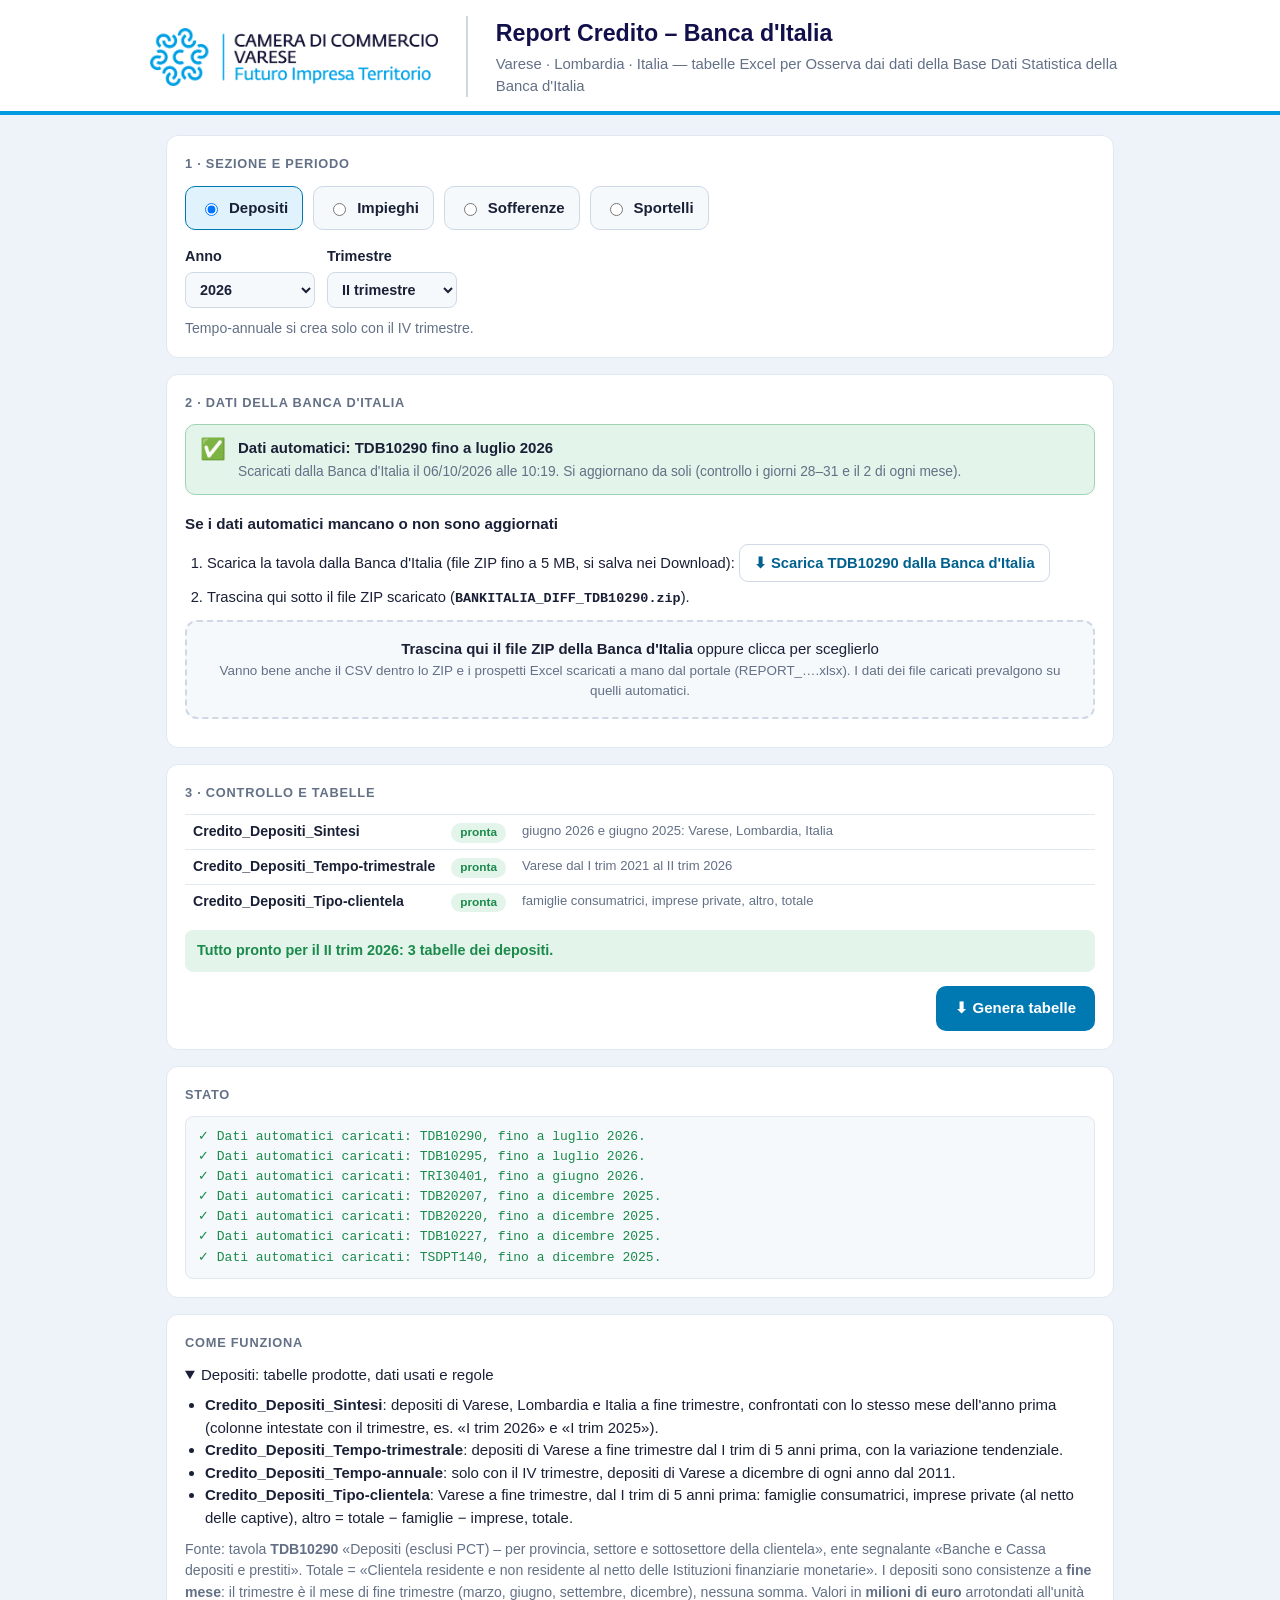
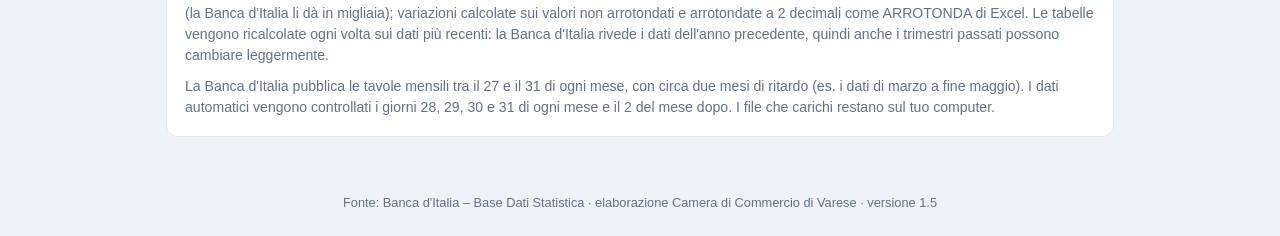
<file: codice/7_Web_Credito_BancaItalia/index.html>
<!doctype html>
<html lang="it">
<head>
<meta charset="utf-8">
<meta name="viewport" content="width=device-width, initial-scale=1">
<title>Report Credito Banca d'Italia</title>
<style>
  /* colori del logo della Camera di Commercio di Varese: blu notte e azzurro */
  :root {
    --bg: #eef3f9; --surface: #ffffff; --surface-2: #f6f9fc; --line: #e1e8f1; --line-2: #cfd9e6;
    --primary: #0079b3; --primary-d: #00608f; --primary-soft: #e0f2fb; --accent: #009ae0;
    --navy: #12104a; --text: #1a2036; --muted: #637086;
    --ok: #1b8a4b; --ok-soft: #e3f4ea; --err: #c0392b; --err-soft: #fdecea; --warn-soft: #fbeddd; --warn: #8a4b12;
  }
  * { box-sizing: border-box; }
  body { margin: 0; background: var(--bg); color: var(--text);
         font: 15px/1.5 -apple-system, BlinkMacSystemFont, "Segoe UI", Helvetica, Arial, sans-serif; }
  header { background: var(--surface); border-bottom: 4px solid var(--accent); padding: 16px 16px 14px; }
  .wrap { max-width: 980px; margin: 0 auto; padding-inline: 16px; }
  header .wrap { padding-inline: 0; display: flex; align-items: center; gap: 12px 28px; flex-wrap: wrap; }
  header .logo { display: block; height: 58px; width: auto; max-width: 100%; flex: 0 0 auto; }
  header .titolo { border-left: 2px solid var(--line-2); padding-left: 28px; flex: 1 1 320px; min-width: 0; }
  header h1 { margin: 0; font-size: 1.45rem; color: var(--navy); }
  header p { margin: 2px 0 0; color: var(--muted); font-size: .93rem; }
  @media (max-width: 640px) { header .titolo { border-left: 0; padding-left: 0; } header .logo { height: 46px; } }
  main { padding-block: 20px 40px; }
  .card { background: var(--surface); border: 1px solid var(--line); border-radius: 12px; padding: 18px; margin-bottom: 16px; }
  .card h2 { margin: 0 0 12px; font-size: .8rem; letter-spacing: .06em; text-transform: uppercase; color: var(--muted); }
  .card h3 { margin: 18px 0 8px; font-size: .95rem; }
  .riga { display: flex; flex-wrap: wrap; gap: 12px; align-items: flex-end; }
  label.campo { display: flex; flex-direction: column; gap: 4px; font-weight: 600; font-size: .9rem; }
  select { font: inherit; padding: 8px 10px; border: 1px solid var(--line-2); border-radius: 8px; background: var(--surface-2); color: var(--text); min-width: 130px; }
  button { font: inherit; font-weight: 700; border-radius: 10px; padding: 10px 18px; cursor: pointer; border: 1px solid transparent; }
  .primario { background: var(--primary); color: #fff; }
  .primario:hover { background: var(--primary-d); }
  .secondario { background: var(--surface-2); color: var(--primary-d); border-color: var(--line-2); }
  button:disabled { opacity: .5; cursor: not-allowed; }
  .spazio { flex: 1 1 auto; }
  .nota { color: var(--muted); font-size: .88rem; margin: 10px 0 0; }
  #log { background: var(--surface-2); border: 1px solid var(--line); border-radius: 8px; padding: 10px 12px; min-height: 70px; max-height: 360px; overflow: auto;
         font: 13px/1.55 ui-monospace, Menlo, Consolas, monospace; white-space: pre-wrap; margin: 0; }
  .ok { color: var(--ok); } .err { color: var(--err); } .muted { color: var(--muted); } .warn { color: var(--warn); }
  [hidden] { display: none !important; }
  .sezioni { display: flex; gap: 10px; flex-wrap: wrap; }
  .sezione { display: flex; align-items: center; gap: 8px; border: 1px solid var(--line-2); border-radius: 10px; padding: 10px 14px; background: var(--surface-2); cursor: pointer; font-weight: 600; }
  .sezione:has(input:checked) { border-color: var(--primary); background: var(--primary-soft); }
  .sezione.off { opacity: .55; cursor: not-allowed; font-weight: 400; }
  .fonte { display: flex; gap: 12px; align-items: flex-start; border-radius: 10px; padding: 12px 14px; border: 1px solid var(--line); background: var(--surface-2); }
  .fonte.ok { border-color: #9fd3b4; background: var(--ok-soft); color: var(--text); }
  .fonte.warn { border-color: #e0a15a; background: var(--warn-soft); color: var(--text); }
  .fonte .icona { font-size: 1.3rem; line-height: 1.2; }
  .fonte b { display: block; }
  .fonte .dett { font-size: .86rem; color: var(--muted); }
  .passi { margin: 8px 0 0; padding-left: 22px; font-size: .92rem; }
  .passi li { margin: 4px 0; }
  a.bottone { display: inline-block; background: var(--surface); color: var(--primary-d); border: 1px solid var(--line-2); padding: 7px 14px; border-radius: 9px; font-weight: 700; text-decoration: none; }
  a.bottone:hover { border-color: var(--primary); }
  .drop { display: block; border: 2px dashed var(--line-2); border-radius: 12px; padding: 16px; background: var(--surface-2); cursor: pointer; margin-top: 12px; text-align: center; }
  .drop:hover, .drop.sopra { border-color: var(--primary); background: var(--primary-soft); }
  .drop .descr { font-size: .84rem; color: var(--muted); }
  .drop input { display: none; }
  .lista-file { list-style: none; padding: 0; margin: 10px 0 0; font-size: .88rem; }
  .lista-file li { display: flex; justify-content: space-between; gap: 8px; padding: 6px 0; border-top: 1px solid var(--line); }
  .lista-file li.errore { color: var(--err); }
  .togli { background: none; border: 0; padding: 0 2px; font-size: 1rem; line-height: 1; color: var(--muted); cursor: pointer; }
  .togli:hover { color: var(--err); }
  table.controllo { width: 100%; border-collapse: collapse; font-size: .88rem; }
  table.controllo td { padding: 6px 8px; border-top: 1px solid var(--line); vertical-align: top; }
  table.controllo td:first-child { white-space: nowrap; font-weight: 600; }
  table.controllo td:nth-child(2) { white-space: nowrap; }
  table.controllo .dett { color: var(--muted); font-size: .82rem; width: 100%; }
  /* telefono: nome del file, stato e dettaglio uno sotto l'altro (i nomi lunghi non fanno scorrere la pagina di lato) */
  @media (max-width: 600px) {
    table.controllo, table.controllo tbody, table.controllo tr, table.controllo td { display: block; width: auto; }
    table.controllo tr { border-top: 1px solid var(--line); padding: 6px 0; }
    table.controllo td { border-top: 0; padding: 2px 4px; }
    table.controllo td:first-child { white-space: normal; overflow-wrap: anywhere; }
  }
  .badge { display: inline-block; font-size: .74rem; border-radius: 999px; padding: 1px 9px; background: var(--line); color: var(--muted); white-space: nowrap; font-weight: 600; }
  .badge.ok { background: var(--ok-soft); color: var(--ok); }
  .badge.warn { background: var(--warn-soft); color: var(--warn); }
  .badge.err { background: var(--err-soft); color: var(--err); }
  .servono { margin: 12px 0 0; padding: 10px 12px; border-radius: 8px; background: var(--warn-soft); color: var(--warn); font-size: .9rem; }
  .pronto { margin: 12px 0 0; padding: 10px 12px; border-radius: 8px; background: var(--ok-soft); color: var(--ok); font-size: .9rem; font-weight: 600; }
  .file { display: flex; justify-content: space-between; align-items: center; gap: 12px; padding: 8px 0; border-bottom: 1px solid var(--line); flex-wrap: wrap; }
  .file:last-child { border-bottom: 0; }
  .file span { overflow-wrap: anywhere; }
  a.scarica { color: var(--primary); font-weight: 700; text-decoration: none; white-space: nowrap; }
  a.scarica:hover { text-decoration: underline; }
  a.zip { display: inline-block; background: var(--primary); color: #fff; padding: 10px 18px; border-radius: 10px; font-weight: 700; text-decoration: none; margin: 0 8px 8px 0; }
  a.zip:hover { background: var(--primary-d); }
  ul { padding-left: 20px; margin: 8px 0; }
  code { font: 600 .84rem ui-monospace, Menlo, Consolas, monospace; }
  footer { color: var(--muted); font-size: .8rem; text-align: center; padding-bottom: 24px; }
</style>
</head>
<body>
<header><div class="wrap">
  <img class="logo" alt="Camera di Commercio di Varese – Futuro Impresa Territorio" src="[data-uri]">
  <div class="titolo">
    <h1>Report Credito – Banca d'Italia</h1>
    <p>Varese · Lombardia · Italia — tabelle Excel per Osserva dai dati della Base Dati Statistica della Banca d'Italia</p>
  </div>
</div></header>

<main class="wrap">
  <section class="card">
    <h2>1 · Sezione e periodo</h2>
    <div class="sezioni">
      <label class="sezione"><input type="radio" name="sezione" value="depositi" checked> Depositi</label>
      <label class="sezione"><input type="radio" name="sezione" value="impieghi"> Impieghi</label>
      <label class="sezione"><input type="radio" name="sezione" value="sofferenze"> Sofferenze</label>
      <label class="sezione"><input type="radio" name="sezione" value="sportelli"> Sportelli</label>
    </div>
    <div class="riga" style="margin-top:16px">
      <label class="campo">Anno <select id="anno"></select></label>
      <label class="campo" id="campoTrim">Trimestre
        <select id="trim">
          <option value="1">I trimestre</option><option value="2">II trimestre</option>
          <option value="3">III trimestre</option><option value="4">IV trimestre</option>
        </select>
      </label>
    </div>
    <p class="nota" id="notaPeriodo"></p>
  </section>

  <section class="card">
    <h2>2 · Dati della Banca d'Italia</h2>
    <div id="fonte" class="fonte"><span class="icona">⏳</span><div><b>Cerco i dati aggiornati automaticamente…</b></div></div>
    <h3>Se i dati automatici mancano o non sono aggiornati</h3>
    <ol class="passi">
      <li><span id="testoScarica">Scarica la tavola</span> dalla Banca d'Italia (file ZIP fino a 5 MB, si salva nei Download):
        <span id="linkA2A"></span></li>
      <li>Trascina qui sotto <span id="testoZip">il file ZIP scaricato</span> (<code id="nomeZip">BANKITALIA_DIFF_TDB10290.zip</code>).</li>
    </ol>
    <label class="drop" id="drop">
      <input type="file" id="scegli" multiple accept=".zip,.csv,.xlsx">
      <b>Trascina qui il file ZIP della Banca d'Italia</b> oppure clicca per sceglierlo
      <div class="descr">Vanno bene anche il CSV dentro lo ZIP e i prospetti Excel scaricati a mano dal portale (REPORT_….xlsx).
        I dati dei file caricati prevalgono su quelli automatici.</div>
    </label>
    <ul class="lista-file" id="listaFile"></ul>
  </section>

  <section class="card">
    <h2>3 · Controllo e tabelle</h2>
    <div id="controllo"></div>
    <div class="riga" style="margin-top:14px">
      <span class="spazio"></span>
      <button id="genera" class="primario" disabled>⬇ Genera tabelle</button>
    </div>
  </section>

  <section class="card">
    <h2>Stato</h2>
    <pre id="log"><span class="muted">In attesa dei dati.</span></pre>
  </section>

  <section class="card" id="risultati" hidden>
    <h2 id="titoloRisultati">File pronti</h2>
    <div id="avvisoRisultati" class="servono" hidden style="margin:0 0 12px"></div>
    <a id="zip" class="zip" href="#">⬇ Scarica tutto (ZIP)</a>
    <div id="elenco"></div>
  </section>

  <section class="card">
    <h2>Come funziona</h2>
    <details open data-sezione="depositi">
      <summary>Depositi: tabelle prodotte, dati usati e regole</summary>
      <ul>
        <li><b>Credito_Depositi_Sintesi</b>: depositi di Varese, Lombardia e Italia a fine trimestre, confrontati con lo stesso mese dell'anno prima (colonne intestate con il trimestre, es. «I trim 2026» e «I trim 2025»).</li>
        <li><b>Credito_Depositi_Tempo-trimestrale</b>: depositi di Varese a fine trimestre dal I trim di 5 anni prima, con la variazione tendenziale.</li>
        <li><b>Credito_Depositi_Tempo-annuale</b>: solo con il IV trimestre, depositi di Varese a dicembre di ogni anno dal 2011.</li>
        <li><b>Credito_Depositi_Tipo-clientela</b>: Varese a fine trimestre, dal I trim di 5 anni prima: famiglie consumatrici, imprese private (al netto delle captive), altro = totale − famiglie − imprese, totale.</li>
      </ul>
      <p class="nota">Fonte: tavola <b>TDB10290</b> «Depositi (esclusi PCT) – per provincia, settore e sottosettore della clientela», ente segnalante
        «Banche e Cassa depositi e prestiti». Totale = «Clientela residente e non residente al netto delle Istituzioni finanziarie monetarie».
        I depositi sono consistenze a <b>fine mese</b>: il trimestre è il mese di fine trimestre (marzo, giugno, settembre, dicembre), nessuna somma.
        Valori in <b>milioni di euro</b> arrotondati all'unità (la Banca d'Italia li dà in migliaia); variazioni calcolate sui valori non arrotondati e arrotondate a 2 decimali come ARROTONDA di Excel.
        Le tabelle vengono ricalcolate ogni volta sui dati più recenti: la Banca d'Italia rivede i dati dell'anno precedente, quindi anche i trimestri passati possono cambiare leggermente.</p>
      <p class="nota">La Banca d'Italia pubblica le tavole mensili tra il 27 e il 31 di ogni mese, con circa due mesi di ritardo (es. i dati di marzo a fine maggio).
        I dati automatici vengono controllati i giorni 28, 29, 30 e 31 di ogni mese e il 2 del mese dopo. I file che carichi restano sul tuo computer.</p>
    </details>
    <details open data-sezione="impieghi" hidden>
      <summary>Impieghi: tabelle prodotte, dati usati e regole</summary>
      <ul>
        <li><b>Credito_Impieghi_Sintesi</b>: impieghi (prestiti) di Varese, Lombardia e Italia a fine trimestre, confrontati con lo stesso mese dell'anno prima (colonne intestate con il trimestre, es. «I trim 2026» e «I trim 2025»).</li>
        <li><b>Credito_Impieghi_Tempo-trimestrale</b>: impieghi di Varese a fine trimestre dal I trim di 5 anni prima, con la variazione tendenziale.</li>
        <li><b>Credito_Impieghi_Tempo-annuale</b>: solo con il IV trimestre, impieghi di Varese a dicembre di ogni anno dal 2011.</li>
        <li><b>Credito_Impieghi_tipoclientela</b>: Varese a fine trimestre, dal I trim di 5 anni prima (periodi scritti come «I trim '26»): famiglie consumatrici, imprese private (al netto delle captive), altro = totale − famiglie − imprese, totale.</li>
      </ul>
      <p class="nota">Fonte: tavola <b>TDB10295</b> «Prestiti (esclusi PCT) – per provincia, settore e sottosettore della clientela», ente segnalante
        «Banche e Cassa depositi e prestiti». Totale = «Clientela residente e non residente al netto delle Istituzioni finanziarie monetarie».
        Gli impieghi sono consistenze a <b>fine mese</b>: il trimestre è il mese di fine trimestre (marzo, giugno, settembre, dicembre), nessuna somma.
        Valori in <b>milioni di euro</b> arrotondati all'unità (la Banca d'Italia li dà in migliaia); variazioni calcolate sui valori non arrotondati e arrotondate a 2 decimali come ARROTONDA di Excel.
        Nomi dei file, intestazioni ed etichette sono quelli delle tabelle di Osserva degli impieghi.
        Le tabelle vengono ricalcolate ogni volta sui dati più recenti: la Banca d'Italia rivede i dati dell'anno precedente, quindi anche i trimestri passati possono cambiare leggermente.</p>
      <p class="nota">La Banca d'Italia pubblica le tavole mensili tra il 27 e il 31 di ogni mese, con circa due mesi di ritardo (es. i dati di marzo a fine maggio).
        I dati automatici vengono controllati i giorni 28, 29, 30 e 31 di ogni mese e il 2 del mese dopo. I file che carichi restano sul tuo computer.</p>
    </details>
    <details open data-sezione="sofferenze" hidden>
      <summary>Sofferenze: tabelle prodotte, dati usati e regole</summary>
      <ul>
        <li><b>Credito_sofferenze_sintesi</b>: sofferenze nette (milioni di euro) e numero di affidati in sofferenza di Varese, Lombardia e Italia nel trimestre, confrontati con lo stesso trimestre dell'anno prima (colonne intestate con il trimestre).</li>
        <li><b>Credito_sofferenze_tempo-trimestre</b>: Varese dal I trim di 6 anni prima (periodi scritti come «I trim '26»): sofferenze nette, affidati e le variazioni tendenziali.</li>
        <li><b>Credito_sofferenze_tempo-anno</b>: solo con il IV trimestre, Varese a dicembre di ogni anno dal 2011 (le variazioni del 2011 restano vuote, come il modello).</li>
        <li><b>Credito_sofferenze_sui-impieghi</b>: sofferenze in percentuale degli impieghi, Varese, Lombardia e Italia, dal I trim di 6 anni prima.</li>
      </ul>
      <p class="nota">Fonte: tavola <b>TRI30401</b> «Quota delle sofferenze (al lordo delle svalutazioni e al netto dei passaggi a perdita) di pertinenza dei maggiori affidati – per provincia della clientela»:
        ente segnalante «Banche», settore «Totale residenti al netto delle Istituzioni finanziarie monetarie», classe «Totale >=250», territorio = sede legale del censito;
        fenomeni «Sofferenze nette: utilizzato» (milioni di euro) e «Sofferenze: numero di affidati». I valori sono usati così come li dà la Banca d'Italia (dati trimestrali).
        Sofferenze sui impieghi = sofferenze ÷ (impieghi della tavola <b>TDB10295</b> ÷ 1000) × 100, arrotondato a 2 decimali, come nel file di lavoro.
        Variazioni arrotondate a 2 decimali come ARROTONDA di Excel. Nomi dei file ed etichette sono quelli delle tabelle di Osserva delle sofferenze.
        Le tabelle vengono ricalcolate ogni volta sui dati più recenti (la Banca d'Italia rivede i dati passati).</p>
      <p class="nota">La tavola delle sofferenze è trimestrale: esce circa tre mesi dopo la fine del trimestre (es. i dati di marzo a fine giugno). Servono anche gli impieghi dello stesso trimestre.
        I dati automatici vengono controllati i giorni 28, 29, 30 e 31 di ogni mese e il 2 del mese dopo. I file che carichi restano sul tuo computer.</p>
    </details>
    <details open data-sezione="sportelli" hidden>
      <summary>Sportelli: tabelle prodotte, dati usati e regole</summary>
      <ul>
        <li><b>Sportelli_sintesi</b>: Varese, i 7 anni fino a quello scelto (colonne intestate con gli anni): comuni serviti da banche, sportelli, sportelli ogni 100mila abitanti, dipendenti delle banche, numero di ATM.</li>
        <li><b>Sportelli_tempo</b>: numero di sportelli di Varese al 31 dicembre di ogni anno dal 2001.</li>
      </ul>
      <p class="nota">Fonte: tavole della Banca d'Italia, ente segnalante «Banche», territorio = localizzazione dello sportello:
        <b>TDB20207</b> «Banche e sportelli – per provincia» (numero degli sportelli, numero di comuni serviti da banche),
        <b>TDB20220</b> (numero sportelli per 100.000 abitanti), <b>TDB10227</b> «Dipendenti – per provincia» (numero dipendenti),
        <b>TSDPT140</b> «ATM e POS – per provincia di sportello» (numero di ATM; dal 2026 sostituisce la vecchia TSPAG110, ferma al 2024). Gli sportelli 2001–2014 vengono dalla vecchia tavola TDB10207
        (ferma al 2016, valori fissi nella pagina, uguali a quelli di Osserva). Valori usati così come li dà la Banca d'Italia.</p>
      <p class="nota">Dati annuali al 31 dicembre: sportelli, comuni e dipendenti escono a fine marzo dell'anno dopo (tavole «articolazione territoriale»);
        il numero di ATM esce con le statistiche sui pagamenti, dopo gli altri dati (il 2025 c'era già a maggio 2026): finché manca, la cella dell'ATM resta vuota e la pagina lo segnala.
        I dati automatici vengono controllati i giorni 28, 29, 30 e 31 di ogni mese e il 2 del mese dopo. I file che carichi restano sul tuo computer.</p>
    </details>
  </section>
</main>
<footer>Fonte: Banca d'Italia – Base Dati Statistica · elaborazione Camera di Commercio di Varese · versione 1.5</footer>

<script id="motore">
"use strict";
/* ==========================================================================
   MOTORE (nessuna libreria esterna: lettura ZIP/CSV/Excel, calcoli, Excel e ZIP)
   ========================================================================== */
class ErroreDati extends Error {}

const URL_A2A = "https://a2a.bancaditalia.it/infostat/dataservices/export/IT/CSV/DATA/CUBE/BANKITALIA/DIFF/";
// dati filtrati dall'aggiornamento automatico (GitHub Actions): stessa cartella del sito, oppure il sito pubblicato
const URL_DATI_ONLINE = "https://statisticava.github.io/report-credito/dati/";

const TERRITORI = [["ITC41", "Varese"], ["ITC4", "Lombardia"], ["IT", "Italia"]];
const ROMANI = ["I", "II", "III", "IV"];
const MESI_IT = ["gennaio", "febbraio", "marzo", "aprile", "maggio", "giugno", "luglio", "agosto", "settembre", "ottobre", "novembre", "dicembre"];

// Una voce per sezione. Le sezioni senza «pronta» compaiono nella pagina ma non si possono ancora usare.
// «schema» = tipo di tabelle: "clientela" (depositi, impieghi: totale, famiglie, imprese) o "sofferenze".
// «tavole» = tavole della Banca d'Italia che servono (la prima è quella principale).
// «forma» = nomi dei file, intestazioni ed etichette come le tabelle di Osserva di quella sezione
// (i modelli differiscono in qualche dettaglio da sezione a sezione: scelta dell'utente 29/09/2026, copiarli com'erano).
const SEZIONI = {
  depositi: {
    nome: "Depositi", deiNome: "dei depositi", pronta: true, schema: "clientela", tavole: ["TDB10290"], fenec: "1041810", ente: "1070001",
    titolo: "Depositi (esclusi PCT) - per provincia, settore e sottosettore della clientela",
    settori: { totale: "SBI59", famiglie: "600", imprese: "S11BI32" },
    annoIniziale: 2011, anniIndietro: 5, cartella: "Report_credito_depositi", uscita: "circa due mesi dopo (es. marzo a fine maggio)",
    forma: {
      file: { sintesi: "Credito_Depositi_Sintesi", trimestrale: "Credito_Depositi_Tempo-trimestrale", annuale: "Credito_Depositi_Tempo-annuale", tipo: "Credito_Depositi_Tipo-clientela" },
      voce: "Depositi", varTrimestrale: "T var% tend", varAnnuale: "T var% tend", primaAnnuale: "_",
      periodoTipo: (a, t) => nomeTrim(a, t),
    },
  },
  impieghi: {
    nome: "Impieghi", deiNome: "degli impieghi", pronta: true, schema: "clientela", tavole: ["TDB10295"], fenec: "1077778", ente: "1070001",
    titolo: "Prestiti (esclusi PCT) - per provincia, settore e sottosettore della clientela",
    settori: { totale: "SBI59", famiglie: "600", imprese: "S11BI32" },
    annoIniziale: 2011, anniIndietro: 5, cartella: "Report_credito_impieghi", uscita: "circa due mesi dopo (es. marzo a fine maggio)",
    forma: {
      file: { sintesi: "Credito_Impieghi_Sintesi", trimestrale: "Credito_Impieghi_Tempo-trimestrale", annuale: "Credito_Impieghi_Tempo-annuale", tipo: "Credito_Impieghi_tipoclientela" },
      voce: "Impieghi", varTrimestrale: "T.var% tend", varAnnuale: "T var% tend", primaAnnuale: null,
      periodoTipo: (a, t) => `${ROMANI[t - 1]} trim '${String(a).slice(2)}`,   // «I trim '26» come il modello
    },
  },
  // Sofferenze (file di lavoro Credito_SOFFERENZE_1trim2026.xlsx): tavola trimestrale TRI30401 (ente «Banche»,
  // settore SBI42 «Totale residenti al netto delle IFM», classe 1101 «Totale >=250», territorio = SEDELEG_SOGG),
  // sofferenze nette in milioni di euro e numero di affidati; «sui impieghi» = sofferenze / impieghi (TDB10295, in migliaia).
  sofferenze: {
    nome: "Sofferenze", deiNome: "delle sofferenze", pronta: true, schema: "sofferenze", tavole: ["TRI30401", "TDB10295"],
    ente: "1100010", fenec: "55100033", fenecAffidati: "55100041", altriFenec: ["55100041", "55100172"], settore: "SBI42:1101",
    impieghi: { ente: "1070001", fenec: "1077778", settore: "SBI59" },
    titolo: "Sofferenze (al lordo delle svalutazioni e al netto dei passaggi a perdita) di pertinenza dei maggiori affidati",
    annoIniziale: 2011, anniIndietro: 6, cartella: "Report_credito_sofferenze", uscita: "circa tre mesi dopo (es. marzo a fine giugno)",
    forma: {
      file: { sintesi: "Credito_sofferenze_sintesi", trimestrale: "Credito_sofferenze_tempo-trimestre", annuale: "Credito_sofferenze_tempo-anno", impieghi: "Credito_sofferenze_sui-impieghi" },
      periodo: (a, t) => `${ROMANI[t - 1]} trim '${String(a).slice(2)}`,   // «I trim '26» come il modello
    },
  },
  // Sportelli (file di lavoro Sportelli_anno_2024.xls): dati ANNUALI al 31 dicembre, si sceglie solo l'anno.
  // Tavole «articolazione territoriale» TDB20207 (sportelli, comuni serviti), TDB20220 (sportelli ogni 100.000 abitanti),
  // TDB10227 (dipendenti), più TSDPT140 (numero di ATM, statistiche sui pagamenti: formato a serie storiche, esce dopo gli altri;
  // dal 06/10/2026 al posto di TSPAG110, stesse colonne e stessi valori ma ferma al 2024).
  // Territorio = LOC_SPORT «Localizzazione dello sportello»; nessun settore (nella chiave il settore è vuoto).
  sportelli: {
    nome: "Sportelli", deiNome: "degli sportelli", pronta: true, schema: "sportelli", annuale: true,
    tavole: ["TDB20207", "TDB20220", "TDB10227", "TSDPT140"], ente: "1100010", fenec: "30990009", fenecAtm: "1700802",
    altriFenec: ["30990005", "30990011", "1001503", "1700802", "1700808"],
    // righe della Sintesi: [etichetta del modello, fenomeno, indispensabile, nome nei messaggi]; l'ATM se manca lascia la cella vuota (scelta dell'utente)
    indicatori: [["Comuni serviti da banche", "30990005", true, "comuni serviti"], ["Sportelli", "30990009", true, "sportelli"],
                 ["Sportelli ogni 100mila abitanti", "30990011", true, "sportelli ogni 100mila abitanti"],
                 ["Dipendenti banche a Varese", "1001503", true, "dipendenti"], ["N° ATM (*)", "1700802", false, "ATM"]],
    anniSintesi: 7, annoInizioTempo: 2001, cartella: "Report_credito_sportelli",
    uscita: "una volta l'anno: sportelli, comuni e dipendenti a fine marzo dell'anno dopo; il numero di ATM più tardi, con le statistiche sui pagamenti (il 2025 a maggio 2026)",
    forma: { file: { sintesi: "Sportelli_sintesi", tempo: "Sportelli_tempo" } },
  },
};
// Sportelli di Varese al 31 dicembre 2001-2014 dalla vecchia tavola TDB10207 «Banche e sportelli - per provincia e gruppi
// istituzionali di banche» (Bollettino statistico, ferma al 2016; ente 1100010, fenomeno 30990009): la nuova TDB20207 parte
// dal 2015 (nel 2015 le due tavole coincidono: 425). Valori uguali alla tabella di Osserva; controllati da test_sportelli.js.
const STORICO_SPORTELLI = { 2001: 417, 2002: 421, 2003: 430, 2004: 442, 2005: 453, 2006: 460, 2007: 474, 2008: 494,
                            2009: 491, 2010: 469, 2011: 465, 2012: 452, 2013: 444, 2014: 420 };
const tavolePronte = () => [...new Set(Object.values(SEZIONI).filter(S => S.pronta).flatMap(S => S.tavole))];

// Etichette dei prospetti scaricati a mano dal portale (per leggere i REPORT_….xlsx)
const ETICHETTE = {
  ENTE_SEGN: { "banche e cassa depositi e prestiti": "1070001", "banche": "1100010" },
  FENEC: { "depositi (esclusi pct)": "1041810", "prestiti (esclusi pct)": "1077778",
           "sofferenze nette: utilizzato": "55100033", "sofferenze: numero di affidati": "55100041",
           "numero degli sportelli": "30990009", "numero di comuni serviti da banche": "30990005",
           "numero sportelli per 100.000 abitanti": "30990011", "numero dipendenti": "1001503", "numero di atm": "1700802" },
  CLASSE: { "totale >=250": "1101", "primo 0,5 % degli affidati": "301", "primo 1 % degli affidati": "302",
            "primo 5 % degli affidati": "310", "primo 10 % degli affidati": "320" },
  LOC_CTP: { "italia": "IT", "lombardia": "ITC4", "varese": "ITC41" },
  SET_CTP: {
    "clientela residente e non residente al netto delle istituzioni finanziarie monetarie": "SBI59",
    "totale residenti al netto delle istituzioni finanziarie monetarie": "SBI42",
    "famiglie consumatrici": "600",
    "imprese private al netto delle captive": "S11BI32",
    "imprese private": "S11BI31",
    "famiglie": "S14",
    "famiglie produttrici (fino a 5 addetti)": "S14BI2",
    "società non finanziarie": "S11",
    "amministrazioni pubbliche": "S13",
  },
};
// sezione a cui servono i dati di un fenomeno (es. "1077778" -> "impieghi")
const sezioneDiFenec = f => Object.keys(SEZIONI).find(k => SEZIONI[k].fenec === f || (SEZIONI[k].altriFenec || []).includes(f)) || null;

// «sede legale del censito» (TRI30401) occupa lo stesso posto di «localizzazione della controparte» nella chiave dei dati
const NOMI_DIMENSIONI = {
  "ente segnalante": "ENTE_SEGN", "fenomeno economico": "FENEC",
  "localizzazione della controparte": "LOC_CTP", "sede legale del censito": "LOC_CTP", "localizzazione dello sportello": "LOC_CTP",
  "settore istituzionale della controparte": "SET_CTP", "classe di grandezza del numero degli affidati": "CLASSE",
};

const pad2 = n => String(n).padStart(2, "0");
const ultimoGiorno = (a, m) => new Date(Date.UTC(a, m, 0)).getUTCDate();
const fineMese = (a, m) => `${a}-${pad2(m)}-${pad2(ultimoGiorno(a, m))}`;
const fineTrim = (a, t) => fineMese(a, 3 * t);
const nomeTrim = (a, t) => `${ROMANI[t - 1]} trim ${a}`;
const dataIt = iso => iso ? `${iso.slice(8, 10)}/${iso.slice(5, 7)}/${iso.slice(0, 4)}` : "";
const meseIt = iso => `${MESI_IT[Number(iso.slice(5, 7)) - 1]} ${iso.slice(0, 4)}`;
// trimestre concluso più recente contenuto in una data AAAA-MM-GG di fine mese
function trimDaData(iso) {
  const a = Number(iso.slice(0, 4)), m = Number(iso.slice(5, 7));
  const t = Math.floor(m / 3);
  return t === 0 ? { anno: a - 1, trim: 4 } : { anno: a, trim: t };
}

// arrotondamento a 2 decimali come ARROTONDA di Excel (metà lontano da zero, 15 cifre significative)
function round2(x) {
  if (x == null || !Number.isFinite(x)) return null;
  const a = Math.abs(x);
  if (a < 1e-6) return 0;
  const r = Number(Math.round(Number(Number(a.toPrecision(15)) + "e2")) + "e-2");
  return x < 0 && r !== 0 ? -r : r;
}

// arrotondamento all'unità come ARROTONDA(x; 0) di Excel (metà lontano da zero)
function round0(x) {
  if (x == null || !Number.isFinite(x)) return null;
  const a = Math.round(Number(Math.abs(x).toPrecision(15)));
  return x < 0 && a !== 0 ? -a : a;
}
// la tavola è in migliaia di euro (SCALA = 3): diviso 1000 = milioni di euro
const milioni = v => v == null ? null : round0(v / 1000);
const variaz = (n, o) => (n == null || o == null || o === 0) ? null : round2(n / o * 100 - 100);

/* ------------------------------------------------------------------ lettura ZIP / XLSX */
function tipoFile(u8) {
  if (u8.length >= 4 && u8[0] === 0x50 && u8[1] === 0x4B) return "zip";
  if (u8.length >= 4 && u8[0] === 0x37 && u8[1] === 0x7A && u8[2] === 0xBC && u8[3] === 0xAF) return "7z";
  if (u8.length >= 4 && u8[0] === 0xD0 && u8[1] === 0xCF && u8[2] === 0x11 && u8[3] === 0xE0) return "xls";
  if (u8.length >= 4 && u8[0] === 0x52 && u8[1] === 0x61 && u8[2] === 0x72 && u8[3] === 0x21) return "rar";
  return "testo";
}

function indiceZip(u8) {
  const dv = new DataView(u8.buffer, u8.byteOffset, u8.byteLength);
  let e = -1;
  for (let i = u8.length - 22; i >= Math.max(0, u8.length - 65557); i--) if (dv.getUint32(i, true) === 0x06054b50) { e = i; break; }
  if (e < 0) throw new ErroreDati("Il file compresso (zip/xlsx) è danneggiato o incompleto.");
  const n = dv.getUint16(e + 10, true);
  let p = dv.getUint32(e + 16, true);
  const voci = new Map(), dec = new TextDecoder();
  for (let k = 0; k < n; k++) {
    if (dv.getUint32(p, true) !== 0x02014b50) throw new ErroreDati("Il file compresso (zip/xlsx) è danneggiato.");
    const metodo = dv.getUint16(p + 10, true), comp = dv.getUint32(p + 20, true), dim = dv.getUint32(p + 24, true);
    const ln = dv.getUint16(p + 28, true), lx = dv.getUint16(p + 30, true), lc = dv.getUint16(p + 32, true), off = dv.getUint32(p + 42, true);
    const nome = dec.decode(u8.subarray(p + 46, p + 46 + ln)).replace(/\\/g, "/");
    voci.set(nome, { nome, metodo, comp, dim, off });
    p += 46 + ln + lx + lc;
  }
  return voci;
}

async function inflateRaw(dati) {
  if (typeof DecompressionStream === "undefined")
    throw new ErroreDati("Questo browser è troppo vecchio per leggere i file Excel: aggiorna Chrome, Edge o Firefox.");
  const flusso = new Blob([dati]).stream().pipeThrough(new DecompressionStream("deflate-raw"));
  return new Uint8Array(await new Response(flusso).arrayBuffer());
}

async function estraiZip(u8, voce) {
  const dv = new DataView(u8.buffer, u8.byteOffset, u8.byteLength);
  const o = voce.off, inizio = o + 30 + dv.getUint16(o + 26, true) + dv.getUint16(o + 28, true);
  const dati = u8.subarray(inizio, inizio + voce.comp);
  if (voce.metodo === 0) return dati;
  if (voce.metodo === 8) return inflateRaw(dati);
  throw new ErroreDati(`Formato di compressione non supportato (metodo ${voce.metodo}).`);
}

const decXml = s => s.indexOf("&") < 0 ? s : s.replace(/&(lt|gt|amp|quot|apos|#x[0-9a-fA-F]+|#\d+);/g, (m, e) =>
  e === "lt" ? "<" : e === "gt" ? ">" : e === "amp" ? "&" : e === "quot" ? '"' : e === "apos" ? "'"
  : e[1] === "x" ? String.fromCodePoint(parseInt(e.slice(2), 16)) : String.fromCodePoint(parseInt(e.slice(1), 10)));
function attributo(s, nome) { const m = new RegExp(`(?:^|\\s)${nome}="([^"]*)"`).exec(s); return m ? decXml(m[1]) : null; }
function colDaLettere(l) { let n = 0; for (let i = 0; i < l.length; i++) n = n * 26 + l.charCodeAt(i) - 64; return n - 1; }
function testoRuns(xml) {
  let s = "";
  for (const m of xml.replace(/<rPh\b[\s\S]*?<\/rPh>/g, "").matchAll(/<t\b[^>]*?(?:\/>|>([\s\S]*?)<\/t>)/g)) s += m[1] || "";
  return decXml(s);
}

// righe[r][c] (indici da 0) con numeri, stringhe o null
function leggiFoglioXml(xml, condivise) {
  const righe = [];
  const reRiga = /<row\b([^>]*?)(?:\/>|>([\s\S]*?)<\/row>)/g;
  const reCella = /<c\b([^>]*?)(?:\/>|>([\s\S]*?)<\/c>)/g;
  const reRifRiga = /\br="(\d+)"/, reRif = /\br="([A-Z]+)\d+"/, reTipo = /\bt="(\w+)"/, reV = /<v>([\s\S]*?)<\/v>/;
  let prossima = 0;
  for (const mr of xml.matchAll(reRiga)) {
    const rr = reRifRiga.exec(mr[1]);
    const ri = rr ? Number(rr[1]) - 1 : prossima;
    prossima = ri + 1;
    const riga = [];
    if (mr[2]) {
      let col = 0;
      for (const mc of mr[2].matchAll(reCella)) {
        const a = mc[1], rif = reRif.exec(a);
        if (rif) col = colDaLettere(rif[1]);
        const corpo = mc[2] || "", tt = reTipo.exec(a), t = tt ? tt[1] : "n";
        let v = null;
        if (t === "inlineStr") v = testoRuns(corpo);
        else {
          const mv = reV.exec(corpo);
          if (mv) {
            const s = mv[1];
            if (t === "s") v = condivise[Number(s)] ?? "";
            else if (t === "str" || t === "e") v = decXml(s);
            else if (t === "b") v = s === "1";
            else { v = Number(s); if (!Number.isFinite(v)) v = decXml(s); }
          }
        }
        riga[col] = v;
        col += 1;
      }
    }
    righe[ri] = riga;
  }
  return righe;
}

async function apriXlsx(u8) {
  const voci = indiceZip(u8);
  const testo = async nome => { const v = voci.get(nome); return v ? new TextDecoder().decode(await estraiZip(u8, v)) : null; };
  const wb = await testo("xl/workbook.xml");
  if (wb === null) return null;
  const rels = (await testo("xl/_rels/workbook.xml.rels")) || "";
  const target = {};
  for (const m of rels.matchAll(/<Relationship\b([^>]*?)\/?>/g)) target[attributo(m[1], "Id")] = attributo(m[1], "Target");
  const fogli = [];
  for (const m of wb.matchAll(/<sheet\b([^>]*?)\/?>/g)) {
    const t = target[attributo(m[1], "r:id")];
    if (!t) continue;
    const percorso = t.startsWith("/") ? t.slice(1) : ("xl/" + t).replace(/\/\.\//g, "/");
    fogli.push({ nome: attributo(m[1], "name"), percorso });
  }
  let condivise = null;
  const leggiCondivise = async () => {
    if (condivise) return condivise;
    const ss = await testo("xl/sharedStrings.xml");
    condivise = [];
    if (ss) for (const m of ss.matchAll(/<si>([\s\S]*?)<\/si>|<si\/>/g)) condivise.push(m[1] ? testoRuns(m[1]) : "");
    return condivise;
  };
  return {
    nomi: fogli.map(f => f.nome),
    trova(nome) { const n = nome.toLowerCase().replace(/[\s_]+/g, ""); return fogli.find(f => f.nome.toLowerCase().replace(/[\s_]+/g, "") === n)?.nome ?? null; },
    async xml(nome) { const f = fogli.find(x => x.nome === nome); return f ? testo(f.percorso) : null; },
    async righe(nome) { const x = await this.xml(nome); return x === null ? null : leggiFoglioXml(x, await leggiCondivise()); },
    async primaRiga(nome) {
      const x = await this.xml(nome);
      if (x === null) return null;
      const fine = x.indexOf("</row>");
      return (leggiFoglioXml(fine > 0 ? x.slice(0, fine + 6) + "</sheetData>" : x, await leggiCondivise())[0]) || [];
    },
  };
}

function testoDaU8(u8) {
  let t = new TextDecoder("utf-8").decode(u8);
  if (t.includes("�")) t = new TextDecoder("windows-1252").decode(u8);
  return t.charCodeAt(0) === 0xFEFF ? t.slice(1) : t;
}

/* ------------------------------------------------------------------ archivio dei dati */
// chiave: ENTE_SEGN|FENEC|LOC_CTP|SET_CTP|DATA_OSS  ->  valore (come nella tavola: migliaia di euro)
const chiave = (ente, fenec, loc, set, data) => `${ente}|${fenec}|${loc}|${set}|${data}`;

class DatiCredito {
  constructor() { this.valori = new Map(); }
  aggiungi(valori) { for (const [k, v] of valori) this.valori.set(k, v); return this; }
  get(ente, fenec, loc, set, data) { const v = this.valori.get(chiave(ente, fenec, loc, set, data)); return v === undefined ? null : v; }
  // data più recente in cui esistono tutte le serie indicate
  ultimaData(ente, fenec, serie) {
    const date = new Set();
    for (const k of this.valori.keys()) { const p = k.split("|"); if (p[0] === ente && p[1] === fenec) date.add(p[4]); }
    return [...date].sort().reverse().find(d => serie.every(([loc, set]) => this.get(ente, fenec, loc, set, d) != null)) || null;
  }
}

/* ------------------------------------------------------------------ lettura dei file della Banca d'Italia */
const territoriUsati = new Set(TERRITORI.map(t => t[0]));

// CSV del servizio A2A: "DATA_OSS";"ENTE_SEGN";"FENEC";"LOC_CTP";"SET_CTP";"VALORE";"STATUS" (depositi, impieghi)
// oppure "CLASSE_NUMAFF";"DATA_OSS";"ENTE_SEGN";"FENEC";"SEDELEG_SOGG";"SET_CTP";"VALORE";"STATUS" (sofferenze TRI30401).
// Il territorio è LOC_CTP o SEDELEG_SOGG; se c'è la classe degli affidati il settore della chiave è «SET_CTP:CLASSE».
function leggiCsvBdi(testo) {
  const nl = testo.indexOf("\n");
  const testa = (nl < 0 ? testo : testo.slice(0, nl)).replace(/\r$/, "").split(";").map(s => s.replace(/^"|"$/g, "").trim());
  // tavole a serie storiche (es. TSDPT140): una colonna per serie «SDP_LOCATM.A.<ente>.<fenomeno>.<territorio>»
  if (!testa.includes("FENEC") && testa.some(c => RE_SERIE.test(c))) return leggiCsvSerie(testo, testa);
  const iLoc = ["LOC_CTP", "SEDELEG_SOGG", "LOC_SPORT"].map(c => testa.indexOf(c)).find(i => i >= 0) ?? -1;
  const col = ["DATA_OSS", "ENTE_SEGN", "FENEC", "VALORE"].map(c => testa.indexOf(c));
  if (col.some(i => i < 0) || iLoc < 0) throw new ErroreDati("Il file CSV non è una tavola della Banca d'Italia (mancano le colonne DATA_OSS, LOC_CTP, VALORE…).");
  const [iD, iE, iF, iV] = col, iS = testa.indexOf("SET_CTP"), iC = testa.indexOf("CLASSE_NUMAFF");
  const valori = new Map(), fenec = new Set();
  let righe = 0, ultima = "";
  let p = nl + 1;
  while (p > 0 && p < testo.length) {
    let q = testo.indexOf("\n", p);
    if (q < 0) q = testo.length;
    const linea = testo.slice(p, q);
    p = q + 1;
    if (linea.length < 10) continue;
    righe += 1;
    const c = linea.replace(/\r$/, "").split(";");
    const loc = c[iLoc].replace(/"/g, "");
    if (!territoriUsati.has(loc)) continue;
    const vs = (c[iV] || "").replace(/"/g, "").trim();
    if (vs === "") continue;
    const v = Number(vs.replace(",", "."));
    if (!Number.isFinite(v)) continue;
    const d = c[iD].replace(/"/g, ""), f = c[iF].replace(/"/g, "");
    const set = (iS >= 0 ? c[iS].replace(/"/g, "") : "") + (iC >= 0 ? ":" + c[iC].replace(/"/g, "") : "");
    valori.set(chiave(c[iE].replace(/"/g, ""), f, loc, set, d), v);
    fenec.add(f);
    if (d > ultima) ultima = d;
  }
  if (!righe) throw new ErroreDati("Il file CSV della Banca d'Italia è vuoto.");
  if (!valori.size) throw new ErroreDati("Nel file non ci sono dati di Varese, Lombardia o Italia.");
  return { valori, fenec: [...fenec], ultima, righe };
}

// CSV a serie storiche (TSDPT140, prima TSPAG110): "DATA_OSS";"SDP_LOCATM.A.1100010.1700802.IT";… date "2024/12/31"; settore vuoto nella chiave
const RE_SERIE = /^[A-Z_]+\.[A-Z]\.(\d+)\.(\d+)\.([A-Z0-9]+)$/;
function leggiCsvSerie(testo, testa) {
  const iD = testa.indexOf("DATA_OSS"), colonne = [];
  testa.forEach((c, j) => { const m = RE_SERIE.exec(c); if (m && territoriUsati.has(m[3])) colonne.push([j, m[1], m[2], m[3]]); });
  const valori = new Map(), fenec = new Set();
  let righe = 0, ultima = "";
  for (const linea of testo.split("\n").slice(1)) {
    if (linea.trim().length < 8) continue;
    righe += 1;
    const c = linea.replace(/\r$/, "").split(";");
    const d = (c[iD] || "").replace(/"/g, "").replace(/\//g, "-");
    if (!/^\d{4}-\d{2}-\d{2}$/.test(d)) continue;
    for (const [j, ente, f, loc] of colonne) {
      const vs = (c[j] || "").replace(/"/g, "").trim();
      if (vs === "") continue;
      const v = Number(vs.replace(",", "."));
      if (!Number.isFinite(v)) continue;
      valori.set(chiave(ente, f, loc, "", d), v);
      fenec.add(f);
      if (d > ultima) ultima = d;
    }
  }
  if (!righe) throw new ErroreDati("Il file CSV della Banca d'Italia è vuoto.");
  if (!valori.size) throw new ErroreDati("Nel file non ci sono dati di Varese, Lombardia o Italia.");
  return { valori, fenec: [...fenec], ultima, righe };
}

// data di un prospetto: "30/06/2026", data Excel (numero), "2026-06-30" o solo l'anno (dati annuali: 31 dicembre)
function dataProspetto(v) {
  if ((typeof v === "number" && Number.isInteger(v) && v >= 1900 && v <= 2200) || /^\s*\d{4}\s*$/.test(String(v ?? ""))) return `${String(v).trim()}-12-31`;
  if (typeof v === "number" && v > 20000 && v < 80000) {
    const d = new Date(Date.UTC(1899, 11, 30) + Math.round(v) * 86400000);
    return `${d.getUTCFullYear()}-${pad2(d.getUTCMonth() + 1)}-${pad2(d.getUTCDate())}`;
  }
  const s = String(v ?? "").trim();
  let m = /^(\d{1,2})\/(\d{1,2})\/(\d{4})/.exec(s);
  if (m) return `${m[3]}-${pad2(m[2])}-${pad2(m[1])}`;
  m = /^(\d{4})-(\d{2})-(\d{2})/.exec(s);
  return m ? `${m[1]}-${m[2]}-${m[3]}` : null;
}

// prospetto Excel scaricato a mano dal portale (foglio «Prospetto»):
// riga 1 codice tavola (es. TDB10290_1041810, TRI30401_55100033), poi una riga per ogni dimensione fissa (etichetta | valore),
// una o più righe con le dimensioni che variano per colonna (etichetta | vuoto | valori dalla colonna C; le celle unite
// hanno il valore solo nella prima colonna: vale anche per quelle a destra), «Data dell'osservazione» | vuoto | «Valore»…,
// poi una riga per data.
function leggiProspetto(righe) {
  const norm = s => String(s ?? "").trim().toLowerCase().replace(/\s+/g, " ");
  const pieno = v => v != null && String(v).trim() !== "";
  const primo = String(righe[0]?.[0] ?? "").trim();
  const mt = /^([A-Z]{3,5}\d{3,5})(?:_(\d+))?$/.exec(primo);
  if (!mt) throw new ErroreDati("Il file Excel non sembra un prospetto della Banca d'Italia (in A1 manca il codice della tavola, es. TDB10290_1041810).");
  const fissi = {}, perColonna = [];   // perColonna: [dimensione, riga]
  let inizio = -1, colValori = [];
  if (mt[2]) fissi.FENEC = mt[2];
  const codice = (dim, etich) => {
    const c = ETICHETTE[dim]?.[norm(etich)];
    if (!c) throw new ErroreDati(`Nel prospetto c'è «${String(etich).trim()}», che la pagina non conosce. Usa il file ZIP della Banca d'Italia.`);
    return c;
  };
  for (let r = 1; r < righe.length; r++) {
    const riga = righe[r] || [], et = norm(riga[0]);
    if (et.startsWith("data dell")) {
      inizio = r + 1;
      riga.forEach((v, j) => { if (j > 0 && norm(v) === "valore") colValori.push(j); });
      break;
    }
    const dim = NOMI_DIMENSIONI[et];
    if (!dim) continue;
    const altri = riga.slice(2).some(pieno);
    if (pieno(riga[1]) && !altri) fissi[dim] = codice(dim, riga[1]);
    else if (altri) { riga.forEach((v, j) => { if (j >= 2 && pieno(v)) codice(dim, v); }); perColonna.push([dim, riga]); }
  }
  if (inizio < 0 || !colValori.length) throw new ErroreDati("Prospetto della Banca d'Italia non riconosciuto (manca la riga «Data dell'osservazione» o la riga dei territori/settori).");
  // dimensioni di ogni colonna di valori
  const colonne = colValori.map(j => {
    const k = { ...fissi };
    for (const [dim, riga] of perColonna) {
      let i = j;
      while (i >= 2 && !pieno(riga[i])) i--;
      if (i >= 2) k[dim] = codice(dim, riga[i]);
    }
    return [j, k];
  });
  const variabili = new Set(perColonna.map(([d]) => d));
  // le tavole degli sportelli non hanno il settore della clientela
  const obbligatorie = TAVOLE_SENZA_SETTORE.has(mt[1]) ? ["ENTE_SEGN", "FENEC", "LOC_CTP"] : ["ENTE_SEGN", "FENEC", "LOC_CTP", "SET_CTP"];
  for (const d of obbligatorie) if (!variabili.has(d) && !fissi[d]) throw new ErroreDati(`Nel prospetto manca «${Object.keys(NOMI_DIMENSIONI).find(k => NOMI_DIMENSIONI[k] === d)}».`);
  const valori = new Map(), fenec = new Set();
  let ultima = "", n = 0;
  for (let r = inizio; r < righe.length; r++) {
    const riga = righe[r] || [], d = dataProspetto(riga[0]);
    if (!d) continue;
    n += 1;
    for (const [j, k] of colonne) {
      const v = typeof riga[j] === "number" ? riga[j] : numeroIT(riga[j]);
      if (v == null) continue;
      if (!territoriUsati.has(k.LOC_CTP)) continue;
      valori.set(chiave(k.ENTE_SEGN, k.FENEC, k.LOC_CTP, (k.SET_CTP || "") + (k.CLASSE ? ":" + k.CLASSE : ""), d), v);
      fenec.add(k.FENEC);
      if (d > ultima) ultima = d;
    }
  }
  if (!valori.size) throw new ErroreDati("Nel prospetto non ci sono dati di Varese, Lombardia o Italia.");
  return { valori, fenec: [...fenec], ultima, righe: n, tavola: mt[1] };
}

function numeroIT(v) {
  if (v == null) return null;
  let s = String(v).trim().replace(/[\s']/g, "");
  if (!s || s === "-") return null;
  if (/^-?\d{1,3}(\.\d{3})+(,\d+)?$/.test(s)) s = s.replace(/\./g, "").replace(",", ".");
  else if (/^-?\d+,\d+$/.test(s)) s = s.replace(",", ".");
  const n = Number(s);
  return Number.isFinite(n) ? n : null;
}

// codice di una tavola nel nome del file (TDB10290, TRI30401…) e CSV dei dati (prima riga con la colonna DATA_OSS)
const RE_TAVOLA = /(?:TDB|TRI)\d{5}|TSPAG\d{3}|TSDPT\d{3}/;
const TAVOLE_SENZA_SETTORE = new Set(["TDB20207", "TDB20220", "TDB10227", "TSDPT140", "TSPAG110", "TDB10207"]);
const testaBdi = testo => /^\s*(?:"?[A-Z_]+"?;)*"?DATA_OSS"?;/.test(testo.slice(0, 300));

// qualunque file: ZIP della Banca d'Italia, CSV, prospetto .xlsx
async function leggiFileCredito(nome, u8) {
  const tipo = tipoFile(u8);
  if (tipo === "zip") {
    const voci = indiceZip(u8);
    if (voci.has("xl/workbook.xml")) {
      const x = await apriXlsx(u8);
      const foglio = x.trova("Prospetto") || x.nomi[0];
      const r = leggiProspetto(await x.righe(foglio));
      return { ...r, descr: `prospetto Excel ${r.tavola}` };
    }
    const csv = [...voci.values()].filter(v => /\.csv$/i.test(v.nome));
    for (const v of csv) {
      const testo = testoDaU8(await estraiZip(u8, v));
      if (testaBdi(testo)) {
        const r = leggiCsvBdi(testo);
        const tav = RE_TAVOLA.exec(v.nome) || RE_TAVOLA.exec(nome);
        return { ...r, tavola: tav ? tav[0] : null, descr: `ZIP della Banca d'Italia (${v.nome})` };
      }
    }
    throw new ErroreDati("Nello ZIP non c'è una tavola della Banca d'Italia (nessun CSV con la colonna DATA_OSS).");
  }
  if (tipo === "testo") {
    const testo = testoDaU8(u8);
    if (!testaBdi(testo)) throw new ErroreDati("Il file non è un CSV della Banca d'Italia (nella prima riga manca la colonna DATA_OSS).");
    const r = leggiCsvBdi(testo);
    const tav = RE_TAVOLA.exec(nome);
    return { ...r, tavola: tav ? tav[0] : null, descr: "CSV della Banca d'Italia" };
  }
  throw new ErroreDati(tipo === "xls" ? "I file .xls vecchio formato non sono supportati: usa lo ZIP della Banca d'Italia o salva il prospetto come .xlsx."
    : "Formato non riconosciuto: serve lo ZIP scaricato dalla Banca d'Italia.");
}

/* ------------------------------------------------------------------ controllo del periodo */
// serie [ente, fenec, territorio, settore] che devono esserci a fine trimestre perché la pagina proponga quel trimestre
// (la prima è quella principale: da lei si parte a cercare l'ultimo dato)
function serieSezione(sez) {
  const S = SEZIONI[sez];
  if (S.schema === "sportelli") return S.indicatori.filter(i => i[2]).map(([, f]) => [S.ente, f, "ITC41", ""]);
  if (S.schema === "sofferenze") {
    const I = S.impieghi;
    return [...TERRITORI.map(([loc]) => [S.ente, S.fenec, loc, S.settore]), ...TERRITORI.map(([loc]) => [S.ente, S.fenecAffidati, loc, S.settore]),
            ...TERRITORI.map(([loc]) => [I.ente, I.fenec, loc, I.settore])];
  }
  return [...TERRITORI.map(([loc]) => [S.ente, S.fenec, loc, S.settori.totale]), [S.ente, S.fenec, "ITC41", S.settori.famiglie], [S.ente, S.fenec, "ITC41", S.settori.imprese]];
}

// trimestri delle tabelle «tempo»: dal I trimestre di anniIndietro anni prima al trimestre scelto
function trimestriSezione(sez, anno, trim) {
  const out = [];
  for (let a = anno - SEZIONI[sez].anniIndietro; a <= anno; a++) for (let t = 1; t <= 4; t++) if (a < anno || t <= trim) out.push([a, t]);
  return out;
}

// ultimo trimestre per cui ci sono tutti i dati della sezione
function ultimoTrimestre(dati, sez) {
  const serie = serieSezione(sez), [e0, f0, l0, s0] = serie[0];
  const d = dati.ultimaData(e0, f0, [[l0, s0]]);
  if (!d) return null;
  let { anno, trim } = trimDaData(d);
  // la data trovata potrebbe non essere di fine trimestre o mancare altre serie: si cerca all'indietro
  for (let i = 0; i < 12; i++) {
    if (serie.every(([e, f, l, s]) => dati.get(e, f, l, s, fineTrim(anno, trim)) != null)) return { anno, trim, data: fineTrim(anno, trim) };
    trim -= 1; if (trim === 0) { trim = 4; anno -= 1; }
  }
  return null;
}

// cosa c'è e cosa manca per il report richiesto
function controllaPeriodo(dati, sez, anno, trim) {
  const S = SEZIONI[sez];
  const ultimo = ultimoTrimestre(dati, sez);
  const manca = [], avvisi = [];
  if (S.schema === "sportelli") {
    // dati annuali: indispensabili gli indicatori di Varese dell'anno scelto; l'ATM può mancare (cella vuota, avviso ben visibile)
    const g = (f, a) => dati.get(S.ente, f, "ITC41", "", `${a}-12-31`);
    for (const [, f, indisp, breve] of S.indicatori) if (indisp && g(f, anno) == null) manca.push(`${breve} di Varese ${anno}`);
    const atmMancante = g(S.fenecAtm, anno) == null;
    if (atmMancante) avvisi.push(`numero di ATM di Varese ${anno} (non ancora pubblicato dalla Banca d'Italia)`);
    for (let a = anno - S.anniSintesi + 1; a < anno; a++)
      for (const [, f, , breve] of S.indicatori) if (g(f, a) == null) avvisi.push(`Varese ${breve} ${a}`);
    for (let a = S.annoInizioTempo; a < anno; a++)
      if (g(S.fenec, a) == null && STORICO_SPORTELLI[a] == null) avvisi.push(`Varese sportelli ${a}`);
    return { ok: manca.length === 0, manca, avvisi, ultimo, atmMancante };
  }
  if (S.schema === "sofferenze") {
    const I = S.impieghi;
    const serie = [["sofferenze", S.ente, S.fenec, S.settore, [anno, anno - 1]], ["affidati", S.ente, S.fenecAffidati, S.settore, [anno, anno - 1]],
                   ["impieghi", I.ente, I.fenec, I.settore, [anno]]];
    // indispensabili (Sintesi e ultima riga di «sui impieghi»), raggruppati: «sofferenze di marzo 2026 (Varese, Lombardia, Italia)»
    for (const [nome, e, f, set, anni] of serie) for (const a of anni) {
      const terr = TERRITORI.filter(([loc]) => dati.get(e, f, loc, set, fineTrim(a, trim)) == null).map(t => t[1]);
      if (terr.length) manca.push(`${nome} di ${meseIt(fineTrim(a, trim))} (${terr.join(", ")})`);
    }
    for (const [a, t] of trimestriSezione(sez, anno, trim)) {
      for (const [nome, e, f, set] of serie) for (const [loc, nt] of TERRITORI) {
        if (nome !== "impieghi" && loc !== "ITC41") continue;
        if (dati.get(e, f, loc, set, fineTrim(a, t)) == null && !(a === anno && t === trim)) avvisi.push(`${nt} ${nome} ${nomeTrim(a, t)}`);
      }
    }
    return { ok: manca.length === 0, manca, avvisi, ultimo };
  }
  const g = (loc, set, a, t) => dati.get(S.ente, S.fenec, loc, set, fineTrim(a, t));
  for (const [loc, nome] of TERRITORI) {
    if (g(loc, S.settori.totale, anno, trim) == null) manca.push(`${nome} ${meseIt(fineTrim(anno, trim))}`);
    if (g(loc, S.settori.totale, anno - 1, trim) == null) manca.push(`${nome} ${meseIt(fineTrim(anno - 1, trim))}`);
  }
  for (const [set, nome] of [[S.settori.famiglie, "famiglie consumatrici"], [S.settori.imprese, "imprese private"]])
    if (g("ITC41", set, anno, trim) == null) avvisi.push(`Varese ${nome} di ${meseIt(fineTrim(anno, trim))}`);
  for (const [a, t] of trimestriSezione(sez, anno, trim))
    if (g("ITC41", S.settori.totale, a, t) == null) avvisi.push(`Varese ${nomeTrim(a, t)}`);
  return { ok: manca.length === 0, manca, avvisi, ultimo };
}

/* ------------------------------------------------------------------ tabelle (depositi, impieghi) */
// nomi dei file .xlsx della sezione (senza estensione); Tempo-annuale solo con il IV trimestre
function tabelleAttese(sez, trim) {
  const f = SEZIONI[sez].forma.file;
  if (SEZIONI[sez].schema === "sportelli") return [f.sintesi, f.tempo];
  const ultima = SEZIONI[sez].schema === "sofferenze" ? f.impieghi : f.tipo;
  return trim === 4 ? [f.sintesi, f.trimestrale, f.annuale, ultima] : [f.sintesi, f.trimestrale, ultima];
}

function tabelleSezione(dati, sez, anno, trim) {
  const S = SEZIONI[sez], F = S.forma;
  if (S.schema === "sofferenze") return tabelleSofferenze(dati, anno, trim);
  if (S.schema === "sportelli") return tabelleSportelli(dati, anno);
  const g = (loc, set, data) => dati.get(S.ente, S.fenec, loc, set, data);
  const tot = (loc, a, t) => g(loc, S.settori.totale, fineTrim(a, t));
  const tabelle = [];

  // Sintesi: fine trimestre dell'anno e dello stesso mese dell'anno prima
  tabelle.push({
    nome: `${F.file.sintesi}.xlsx`,
    tab: {
      foglio: "Foglio1", colValori: [3, 4], colPct: [5],
      // intestazioni con il trimestre (richiesta dell'utente 29/09/2026), es. «I trim 2026 (milioni di euro)» | «I trim 2025 (milioni di euro)»
      intest: ["Ordinamento", "Territorio", `${nomeTrim(anno, trim)} (milioni di euro)`, `${nomeTrim(anno - 1, trim)} (milioni di euro)`, "T.var% tend"],
      righe: TERRITORI.map(([loc, nome], i) => {
        const n = tot(loc, anno, trim), o = tot(loc, anno - 1, trim);
        return [i + 1, nome, milioni(n), milioni(o), variaz(n, o)];
      }),
    },
  });

  // trimestri dal I di anno-5 al trimestre scelto
  const trimestri = trimestriSezione(sez, anno, trim);

  tabelle.push({
    nome: `${F.file.trimestrale}.xlsx`,
    tab: {
      foglio: "Foglio1", colValori: [3], colPct: [4],
      intest: ["Anno", "Trimestre", F.voce, F.varTrimestrale],
      righe: trimestri.map(([a, t]) => [a, nomeTrim(a, t), milioni(tot("ITC41", a, t)), variaz(tot("ITC41", a, t), tot("ITC41", a - 1, t))]),
    },
  });

  // Tempo annuale: solo con il IV trimestre, dicembre di ogni anno
  if (trim === 4) {
    const righe = [];
    for (let a = S.annoIniziale; a <= anno; a++) {
      const n = tot("ITC41", a, 4), o = tot("ITC41", a - 1, 4);
      righe.push([a, milioni(n), o == null && a === S.annoIniziale ? F.primaAnnuale : variaz(n, o)]);
    }
    tabelle.push({
      nome: `${F.file.annuale}.xlsx`,
      tab: { foglio: "Foglio1", colValori: [2], colPct: [3], intest: ["Anno", F.voce, F.varAnnuale], righe },
    });
  }

  // Tipo clientela: Altro = Totale - Famiglie - Imprese, sui valori già arrotondati (come il file di lavoro)
  tabelle.push({
    nome: `${F.file.tipo}.xlsx`,
    tab: {
      foglio: "Foglio1", colValori: [3, 4, 5, 6], colPct: [],
      intest: ["Anno", "Periodo", "Famiglie", "Imprese private", "Altro", "Totale"],
      righe: trimestri.map(([a, t]) => {
        const d = fineTrim(a, t);
        const fam = milioni(g("ITC41", S.settori.famiglie, d)), imp = milioni(g("ITC41", S.settori.imprese, d)), to = milioni(g("ITC41", S.settori.totale, d));
        return [a, F.periodoTipo(a, t), fam, imp, (fam == null || imp == null || to == null) ? null : to - fam - imp, to];
      }),
    },
  });
  return tabelle;
}
const tabelleDepositi = (dati, anno, trim) => tabelleSezione(dati, "depositi", anno, trim);

/* ------------------------------------------------------------------ tabelle degli sportelli */
// regole del file di lavoro Sportelli_anno_2024.xls: valori delle tavole così come sono (numeri interi), al 31 dicembre, solo Varese
function tabelleSportelli(dati, anno) {
  const S = SEZIONI.sportelli, F = S.forma;
  const g = (f, a) => dati.get(S.ente, f, "ITC41", "", `${a}-12-31`);
  const anni = [];
  for (let a = anno - S.anniSintesi + 1; a <= anno; a++) anni.push(a);
  const tempo = [];
  for (let a = S.annoInizioTempo; a <= anno; a++) tempo.push([a - S.annoInizioTempo + 1, a, g(S.fenec, a) ?? STORICO_SPORTELLI[a] ?? null]);
  return [
    // Sintesi: 7 anni fino a quello scelto; intestazioni con gli anni veri (scelta dell'utente 29/09/2026) al posto di «Anno 1…Anno 7»;
    // foglio «Foglio2» come il modello
    { nome: `${F.file.sintesi}.xlsx`,
      tab: { foglio: "Foglio2", colValori: anni.map((_, i) => i + 3), colPct: [],
             intest: ["Ordinamento", "Indicatore", ...anni.map(String)],
             righe: S.indicatori.map(([nome, f], i) => [i + 1, nome, ...anni.map(a => g(f, a))]) } },
    // Tempo: sportelli di Varese dal 2001 (2001-2014 dalla vecchia TDB10207, poi TDB20207)
    { nome: `${F.file.tempo}.xlsx`,
      tab: { foglio: "Foglio1", colValori: [3], colPct: [], intest: ["Ordine", "Anno", "Numero sportelli"], righe: tempo } },
  ];
}

/* ------------------------------------------------------------------ tabelle delle sofferenze */
// regole del file di lavoro Credito_SOFFERENZE_1trim2026.xlsx: valori della tavola così come sono (sofferenze in milioni,
// affidati in numero), variazioni ARROTONDA(n/o*100-100; 2), quota = ARROTONDA(sofferenze / (impieghi/1000) * 100; 2)
function tabelleSofferenze(dati, anno, trim) {
  const S = SEZIONI.sofferenze, F = S.forma, I = S.impieghi;
  const sof = (loc, a, t) => dati.get(S.ente, S.fenec, loc, S.settore, fineTrim(a, t));
  const aff = (loc, a, t) => dati.get(S.ente, S.fenecAffidati, loc, S.settore, fineTrim(a, t));
  const quota = (loc, a, t) => {
    const s = sof(loc, a, t), i = dati.get(I.ente, I.fenec, loc, I.settore, fineTrim(a, t));
    return (s == null || i == null || i === 0) ? null : round2(s / (i / 1000) * 100);
  };
  const tabelle = [];
  const tn = nomeTrim(anno, trim), tv = nomeTrim(anno - 1, trim);

  // Sintesi: intestazioni con il trimestre (scelta dell'utente 29/09/2026) al posto di «periodo recente / periodo passato»
  tabelle.push({
    nome: `${F.file.sintesi}.xlsx`,
    tab: {
      foglio: "Foglio1", colValori: [3, 4, 6, 7], colPct: [5, 8],
      intest: ["Ordine", "Territorio", `Sofferenze ${tn} (milioni di euro)`, `Sofferenze ${tv} (milioni di euro)`, "T.var % tend sofferenze",
               `Affidati ${tn}`, `Affidati ${tv}`, "T.var % tend affidati"],
      righe: TERRITORI.map(([loc, nome], i) => [i + 1, nome, sof(loc, anno, trim), sof(loc, anno - 1, trim), variaz(sof(loc, anno, trim), sof(loc, anno - 1, trim)),
                                                aff(loc, anno, trim), aff(loc, anno - 1, trim), variaz(aff(loc, anno, trim), aff(loc, anno - 1, trim))]),
    },
  });

  const trimestri = trimestriSezione("sofferenze", anno, trim);
  tabelle.push({
    nome: `${F.file.trimestrale}.xlsx`,
    tab: {
      foglio: "Foglio1", colValori: [3, 5], colPct: [4, 6],
      intest: ["Anno", "Trimestre", "Sofferenze nette", "T.var % tend sofferenze", "Affidati", "T.var % tend affidati"],
      righe: trimestri.map(([a, t]) => [a, F.periodo(a, t), sof("ITC41", a, t), variaz(sof("ITC41", a, t), sof("ITC41", a - 1, t)),
                                        aff("ITC41", a, t), variaz(aff("ITC41", a, t), aff("ITC41", a - 1, t))]),
    },
  });

  // Tempo anno: solo con il IV trimestre, dicembre di ogni anno dal 2011; variazioni del 2011 vuote come il modello (scelta dell'utente)
  if (trim === 4) {
    const righe = [];
    for (let a = S.annoIniziale; a <= anno; a++) {
      const prima = a === S.annoIniziale;
      righe.push([a - S.annoIniziale + 1, a, sof("ITC41", a, 4), prima ? null : variaz(sof("ITC41", a, 4), sof("ITC41", a - 1, 4)),
                  aff("ITC41", a, 4), prima ? null : variaz(aff("ITC41", a, 4), aff("ITC41", a - 1, 4))]);
    }
    tabelle.push({
      nome: `${F.file.annuale}.xlsx`,
      tab: { foglio: "Foglio1", colValori: [3, 5], colPct: [4, 6],
             intest: ["Ordinamento", "Anno", "Sofferenze nette", "T. var% tend sofferenze", "Affidati", "T. var% tend affidati"], righe },
    });
  }

  tabelle.push({
    nome: `${F.file.impieghi}.xlsx`,
    tab: {
      foglio: "Foglio1", colValori: [], colPct: [4, 5, 6],
      intest: ["Ordinamento", "Anno", "Periodo", "Varese %", "Lombardia %", "Italia %"],
      righe: trimestri.map(([a, t], i) => [i + 1, a, F.periodo(a, t), ...TERRITORI.map(([loc]) => quota(loc, a, t))]),
    },
  });
  return tabelle;
}

/* ------------------------------------------------------------------ generazione completa */
function generaReport(dati, sez, anno, trim, ctx = {}) {
  const log = ctx.log || (() => {});
  const S = SEZIONI[sez];
  if (!S || !S.pronta) throw new ErroreDati("Sezione non ancora disponibile.");
  anno = Number(anno); trim = S.annuale ? 4 : Number(trim);   // sezioni annuali: si usa il 31 dicembre
  if (![1, 2, 3, 4].includes(trim)) throw new ErroreDati("Trimestre non valido.");
  const c = controllaPeriodo(dati, sez, anno, trim);
  if (!c.ok) {
    const u = !c.ultimo ? "" : S.annuale ? ` L'ultimo anno disponibile è il ${c.ultimo.anno}.` : ` L'ultimo trimestre disponibile è il ${nomeTrim(c.ultimo.anno, c.ultimo.trim)}.`;
    throw new ErroreDati(`Mancano i dati di: ${c.manca.join(", ")}.${u}`);
  }
  for (const a of c.avvisi) log(`Manca il dato di ${a}: la cella resta vuota.`, "warn");
  const tabelle = tabelleSezione(dati, sez, anno, trim);
  if (trim !== 4) log(`${S.forma.file.annuale} non creato: si fa solo con il IV trimestre.`, "muted");
  const file = tabelle.map(t => ({ nome: t.nome, dati: creaXlsx([t.tab]), tab: t.tab }));
  return { cartella: S.annuale ? `${S.cartella}_${anno}` : `${S.cartella}_${anno}_T${trim}`, file, avvisi: c.avvisi, atmMancante: !!c.atmMancante };
}

/* ------------------------------------------------------------------ Excel (.xlsx) */
const enc = new TextEncoder();
const xmlEsc = s => String(s).replace(/[\x00-\x08\x0B\x0C\x0E-\x1F]/g, "")
  .replace(/&/g, "&amp;").replace(/</g, "&lt;").replace(/>/g, "&gt;").replace(/"/g, "&quot;");
function colonna(n) { let s = ""; while (n > 0) { const m = (n - 1) % 26; s = String.fromCharCode(65 + m) + s; n = Math.floor((n - 1) / 26); } return s; }
function valoreCella(v) {
  if (v === null || v === undefined) return null;
  if (typeof v === "number") { if (!Number.isFinite(v)) return null; const r = Number.isInteger(v) ? v : round2(v); return Object.is(r, -0) ? 0 : r; }
  return v;
}

const STILI = `<?xml version="1.0" encoding="UTF-8" standalone="yes"?>
<styleSheet xmlns="http://schemas.openxmlformats.org/spreadsheetml/2006/main">
<fonts count="2"><font><sz val="11"/><name val="Calibri"/><family val="2"/></font><font><b/><sz val="11"/><color rgb="FFFFFFFF"/><name val="Calibri"/><family val="2"/></font></fonts>
<fills count="3"><fill><patternFill patternType="none"/></fill><fill><patternFill patternType="gray125"/></fill><fill><patternFill patternType="solid"><fgColor rgb="FF2E75B6"/><bgColor indexed="64"/></patternFill></fill></fills>
<borders count="1"><border><left/><right/><top/><bottom/><diagonal/></border></borders>
<cellStyleXfs count="1"><xf numFmtId="0" fontId="0" fillId="0" borderId="0"/></cellStyleXfs>
<cellXfs count="4"><xf numFmtId="0" fontId="0" fillId="0" borderId="0" xfId="0"/><xf numFmtId="0" fontId="1" fillId="2" borderId="0" xfId="0" applyFont="1" applyFill="1" applyAlignment="1"><alignment horizontal="center" vertical="center" wrapText="1"/></xf><xf numFmtId="3" fontId="0" fillId="0" borderId="0" xfId="0" applyNumberFormat="1"/><xf numFmtId="2" fontId="0" fillId="0" borderId="0" xfId="0" applyNumberFormat="1"/></cellXfs>
<cellStyles count="1"><cellStyle name="Normal" xfId="0" builtinId="0"/></cellStyles>
</styleSheet>`;

function foglioXml(tab) {
  const { intest, colValori, colPct } = tab;
  const righe = tab.righe.map(r => r.map(valoreCella));
  const larghezze = tab.larghezze || intest.map((h, j) => {
    let m = String(h).length;
    for (const r of righe) { const v = r[j]; m = Math.max(m, (v === null || v === undefined || v === "") ? 0 : (typeof v === "number" && colValori.includes(j + 1) ? String(Math.round(v)).length + Math.floor(String(Math.round(Math.abs(v))).length / 3) : String(v).length)); }
    return Math.min(Math.max(m + 2, 10), 60);
  });
  const cellaTesto = (ref, s, stile) => `<c r="${ref}" t="inlineStr"${stile ? ` s="${stile}"` : ""}><is><t xml:space="preserve">${xmlEsc(s)}</t></is></c>`;
  let xml = `<row r="1">${intest.map((h, j) => cellaTesto(colonna(j + 1) + "1", h, 1)).join("")}</row>`;
  righe.forEach((r, i) => {
    const nr = i + 2;
    let celle = "";
    r.forEach((v, j) => {
      if (v === null || v === undefined) return;
      const ref = colonna(j + 1) + nr;
      if (typeof v === "number") {
        const stile = tab.righePct && tab.righePct.includes(i) ? 3 : colValori.includes(j + 1) ? 2 : colPct.includes(j + 1) ? 3 : 0;
        celle += `<c r="${ref}"${stile ? ` s="${stile}"` : ""}><v>${String(v)}</v></c>`;
      } else celle += cellaTesto(ref, v, 0);
    });
    xml += `<row r="${nr}">${celle}</row>`;
  });
  return `<?xml version="1.0" encoding="UTF-8" standalone="yes"?>
<worksheet xmlns="http://schemas.openxmlformats.org/spreadsheetml/2006/main" xmlns:r="http://schemas.openxmlformats.org/officeDocument/2006/relationships">
<sheetViews><sheetView workbookViewId="0"><pane ySplit="1" topLeftCell="A2" activePane="bottomLeft" state="frozen"/><selection pane="bottomLeft" activeCell="A2" sqref="A2"/></sheetView></sheetViews>
<sheetFormatPr defaultRowHeight="15"/>
<cols>${larghezze.map((w, j) => `<col min="${j + 1}" max="${j + 1}" width="${w}" customWidth="1"/>`).join("")}</cols>
<sheetData>${xml}</sheetData>
</worksheet>`;
}

// tabs: [{foglio, intest, righe, colValori, colPct}] -> file .xlsx (un foglio per tabella)
function creaXlsx(tabs) {
  const n = tabs.length, idx = [...Array(n).keys()];
  const parti = [
    ["[Content_Types].xml", `<?xml version="1.0" encoding="UTF-8" standalone="yes"?>
<Types xmlns="http://schemas.openxmlformats.org/package/2006/content-types"><Default Extension="rels" ContentType="application/vnd.openxmlformats-package.relationships+xml"/><Default Extension="xml" ContentType="application/xml"/><Override PartName="/xl/workbook.xml" ContentType="application/vnd.openxmlformats-officedocument.spreadsheetml.sheet.main+xml"/>${idx.map(i => `<Override PartName="/xl/worksheets/sheet${i + 1}.xml" ContentType="application/vnd.openxmlformats-officedocument.spreadsheetml.worksheet+xml"/>`).join("")}<Override PartName="/xl/styles.xml" ContentType="application/vnd.openxmlformats-officedocument.spreadsheetml.styles+xml"/></Types>`],
    ["_rels/.rels", `<?xml version="1.0" encoding="UTF-8" standalone="yes"?>
<Relationships xmlns="http://schemas.openxmlformats.org/package/2006/relationships"><Relationship Id="rId1" Type="http://schemas.openxmlformats.org/officeDocument/2006/relationships/officeDocument" Target="xl/workbook.xml"/></Relationships>`],
    ["xl/workbook.xml", `<?xml version="1.0" encoding="UTF-8" standalone="yes"?>
<workbook xmlns="http://schemas.openxmlformats.org/spreadsheetml/2006/main" xmlns:r="http://schemas.openxmlformats.org/officeDocument/2006/relationships"><sheets>${idx.map(i => `<sheet name="${xmlEsc(tabs[i].foglio)}" sheetId="${i + 1}" r:id="rId${i + 1}"/>`).join("")}</sheets></workbook>`],
    ["xl/_rels/workbook.xml.rels", `<?xml version="1.0" encoding="UTF-8" standalone="yes"?>
<Relationships xmlns="http://schemas.openxmlformats.org/package/2006/relationships">${idx.map(i => `<Relationship Id="rId${i + 1}" Type="http://schemas.openxmlformats.org/officeDocument/2006/relationships/worksheet" Target="worksheets/sheet${i + 1}.xml"/>`).join("")}<Relationship Id="rId${n + 1}" Type="http://schemas.openxmlformats.org/officeDocument/2006/relationships/styles" Target="styles.xml"/></Relationships>`],
    ["xl/styles.xml", STILI],
    ...idx.map(i => [`xl/worksheets/sheet${i + 1}.xml`, foglioXml(tabs[i])]),
  ];
  return creaZip(parti.map(([nome, testo]) => ({ nome, dati: enc.encode(testo) })));
}

/* ------------------------------------------------------------------ ZIP (senza compressione) */
const CRC_TAB = (() => { const t = new Uint32Array(256); for (let n = 0; n < 256; n++) { let c = n; for (let k = 0; k < 8; k++) c = c & 1 ? 0xEDB88320 ^ (c >>> 1) : c >>> 1; t[n] = c >>> 0; } return t; })();
function crc32(b) { let c = 0xFFFFFFFF; for (let i = 0; i < b.length; i++) c = CRC_TAB[(c ^ b[i]) & 0xFF] ^ (c >>> 8); return (c ^ 0xFFFFFFFF) >>> 0; }

function creaZip(voci, data = new Date()) {
  const ora = ((data.getHours() << 11) | (data.getMinutes() << 5) | Math.floor(data.getSeconds() / 2)) & 0xFFFF;
  const giorno = (((data.getFullYear() - 1980) << 9) | ((data.getMonth() + 1) << 5) | data.getDate()) & 0xFFFF;
  const parti = [], centrale = [];
  let offset = 0;
  for (const v of voci) {
    const nome = enc.encode(v.nome), crc = crc32(v.dati), dim = v.dati.length;
    const lh = new DataView(new ArrayBuffer(30));
    lh.setUint32(0, 0x04034b50, true); lh.setUint16(4, 20, true); lh.setUint16(6, 0x0800, true); lh.setUint16(8, 0, true);
    lh.setUint16(10, ora, true); lh.setUint16(12, giorno, true); lh.setUint32(14, crc, true);
    lh.setUint32(18, dim, true); lh.setUint32(22, dim, true); lh.setUint16(26, nome.length, true); lh.setUint16(28, 0, true);
    parti.push(new Uint8Array(lh.buffer), nome, v.dati);
    const ch = new DataView(new ArrayBuffer(46));
    ch.setUint32(0, 0x02014b50, true); ch.setUint16(4, 20, true); ch.setUint16(6, 20, true); ch.setUint16(8, 0x0800, true);
    ch.setUint16(10, 0, true); ch.setUint16(12, ora, true); ch.setUint16(14, giorno, true); ch.setUint32(16, crc, true);
    ch.setUint32(20, dim, true); ch.setUint32(24, dim, true); ch.setUint16(28, nome.length, true);
    ch.setUint32(42, offset, true);
    centrale.push(new Uint8Array(ch.buffer), nome);
    offset += 30 + nome.length + dim;
  }
  const dimCentrale = centrale.reduce((s, a) => s + a.length, 0);
  const fine = new DataView(new ArrayBuffer(22));
  fine.setUint32(0, 0x06054b50, true); fine.setUint16(8, voci.length, true); fine.setUint16(10, voci.length, true);
  fine.setUint32(12, dimCentrale, true); fine.setUint32(16, offset, true);
  const tutte = [...parti, ...centrale, new Uint8Array(fine.buffer)];
  const out = new Uint8Array(tutte.reduce((s, a) => s + a.length, 0));
  let p = 0;
  for (const a of tutte) { out.set(a, p); p += a.length; }
  return out;
}

if (typeof module !== "undefined" && module.exports) {
  module.exports = { SEZIONI, sezioneDiFenec, TERRITORI, ETICHETTE, DatiCredito, leggiCsvBdi, leggiProspetto, leggiFileCredito, apriXlsx,
                     ultimoTrimestre, controllaPeriodo, tabelleAttese, tabelleSezione, tabelleDepositi, tabelleSofferenze, tabelleSportelli, STORICO_SPORTELLI, trimestriSezione, tavolePronte, generaReport, creaXlsx, creaZip, round2, round0,
                     fineTrim, trimDaData, ErroreDati, URL_A2A, URL_DATI_ONLINE };
}
</script>

<script>
"use strict";
/* ==========================================================================
   INTERFACCIA
   ========================================================================== */
(function () {
  const $ = id => document.getElementById(id);
  const XLSX = "application/vnd.openxmlformats-officedocument.spreadsheetml.sheet";
  const stato = { auto: new Map(), autoInfo: null, cerco: true, file: [], dati: new DatiCredito(), sceltaUtente: false, url: [] };
  const sezione = () => document.querySelector("input[name=sezione]:checked").value;

  function log(msg, tag) {
    const el = $("log");
    if (el.dataset.vuoto !== "no") { el.textContent = ""; el.dataset.vuoto = "no"; }
    const riga = document.createElement("span");
    const sim = tag === "ok" ? "✓ " : tag === "err" ? "✗ " : tag === "warn" ? "⚠ " : tag === "muted" ? "ℹ " : "";
    riga.className = tag || "";
    riga.textContent = sim + msg + "\n";
    el.appendChild(riga);
    el.scrollTop = el.scrollHeight;
  }
  const esc = s => String(s).replace(/&/g, "&amp;").replace(/</g, "&lt;").replace(/>/g, "&gt;");

  /* ---------- periodo */
  function riempiAnni(massimo) {
    const sel = $("anno"), attuale = sel.value;
    const ultimo = Math.max(massimo || 0, new Date().getFullYear());
    sel.innerHTML = "";
    for (let a = ultimo; a >= 2016; a--) sel.add(new Option(String(a), String(a)));
    if (attuale && [...sel.options].some(o => o.value === attuale)) sel.value = attuale;
  }
  function periodoPredefinito() {
    const u = ultimoTrimestre(stato.dati, sezione());
    if (!u || stato.sceltaUtente) return;
    riempiAnni(u.anno);
    $("anno").value = String(u.anno);
    $("trim").value = String(u.trim);
  }

  /* ---------- dati */
  function ricostruisci() {
    const d = new DatiCredito();
    for (const a of stato.auto.values()) d.aggiungi(a.valori);
    for (const f of stato.file) if (f.valori) d.aggiungi(f.valori);
    stato.dati = d;
    // dati cambiati: i file generati prima potrebbero non corrispondere più
    $("risultati").hidden = true;
    // propone l'ultimo trimestre disponibile solo se l'utente non ha ancora scelto anno o trimestre
    periodoPredefinito();
    aggiorna();
  }

  // all'apertura carica le tavole di tutte le sezioni pronte (una per sezione: dati/<TAVOLA>.csv)
  async function caricaAutomatici() {
    const tavole = tavolePronte();
    const basi = location.protocol === "file:" ? [URL_DATI_ONLINE] : ["dati/", URL_DATI_ONLINE];
    for (const tavola of tavole) {
      for (const base of basi) {
        try {
          const r = await fetch(`${base}${tavola}.csv`, { cache: "no-store" });
          if (!r.ok) throw new Error(`HTTP ${r.status}`);
          const letto = leggiCsvBdi(await r.text());
          if (!stato.autoInfo) {
            try { const ri = await fetch(`${base}aggiornamento.json`, { cache: "no-store" }); if (ri.ok) stato.autoInfo = await ri.json(); } catch (e) { /* facoltativo */ }
          }
          stato.auto.set(tavola, letto);
          log(`Dati automatici caricati: ${tavola}, fino a ${meseIt(letto.ultima)}.`, "ok");
          break;
        } catch (e) { /* si prova l'indirizzo successivo */ }
      }
      if (!stato.auto.has(tavola)) log(`Dati automatici di ${tavola} non raggiungibili: scarica lo ZIP dalla Banca d'Italia e trascinalo nella pagina (punto 2).`, "warn");
    }
    stato.cerco = false;
    ricostruisci();
  }

  function mostraFonte() {
    const S = SEZIONI[sezione()];
    const el = $("fonte");
    // un pulsante per ogni tavola della sezione (le sofferenze usano anche gli impieghi)
    $("linkA2A").innerHTML = S.tavole.map(t => `<a class="bottone" href="${esc(URL_A2A + t)}" rel="noopener">⬇ Scarica ${esc(t)} dalla Banca d'Italia</a>`).join(" ");
    $("testoScarica").textContent = S.tavole.length > 1 ? `Scarica le ${S.tavole.length} tavole` : "Scarica la tavola";
    $("testoZip").textContent = S.tavole.length > 1 ? "i file ZIP scaricati" : "il file ZIP scaricato";
    const zipNomi = S.tavole.map(t => `BANKITALIA_DIFF_${t}.zip`);
    $("nomeZip").textContent = zipNomi.length > 1 ? `${zipNomi.slice(0, -1).join(", ")} e ${zipNomi[zipNomi.length - 1]}` : zipNomi[0];
    const presenti = S.tavole.filter(t => stato.auto.has(t)), mancanti = S.tavole.filter(t => !stato.auto.has(t));
    const elenco = presenti.map(t => `${t} fino a ${meseIt(stato.auto.get(t).ultima)}`).join(" · ");
    if (!mancanti.length) {
      const info = stato.autoInfo && stato.autoInfo[S.tavole[0]];
      const quando = info && info.scaricato ? new Date(info.scaricato) : null;
      const contr = stato.autoInfo && stato.autoInfo.controllato ? new Date(stato.autoInfo.controllato) : null;
      const fmt = d => d.toLocaleDateString("it-IT") + " alle " + d.toLocaleTimeString("it-IT", { hour: "2-digit", minute: "2-digit" });
      el.className = "fonte ok";
      el.innerHTML = `<span class="icona">✅</span><div><b>Dati automatici: ${esc(elenco)}</b>
        <span class="dett">${quando ? `Scaricati dalla Banca d'Italia il ${esc(fmt(quando))}` : "Scaricati dalla Banca d'Italia"}${contr && (!quando || contr - quando > 60000) ? ` · ultimo controllo il ${esc(fmt(contr))}` : ""}.
        Si aggiornano da soli (controllo i giorni 28–31 e il 2 di ogni mese).</span></div>`;
    } else if (stato.cerco) {
      el.className = "fonte";
      el.innerHTML = `<span class="icona">⏳</span><div><b>Cerco i dati aggiornati automaticamente…</b></div>`;
    } else {
      el.className = "fonte warn";
      el.innerHTML = `<span class="icona">⚠️</span><div><b>Dati automatici di ${esc(mancanti.join(" e "))} non disponibili</b>
        <span class="dett">${presenti.length ? `Ci sono invece: ${esc(elenco)}. ` : ""}${location.protocol === "file:" ? "La pagina è aperta dal computer e il sito con i dati automatici non risponde. " : ""}Scarica ${mancanti.length > 1 ? "gli ZIP" : "lo ZIP"} e trascinalo qui sotto (passi 1 e 2).</span></div>`;
    }
  }

  const perSezione = f => { const n = [...new Set((f.fenec || []).map(sezioneDiFenec).filter(Boolean))].map(k => SEZIONI[k].nome.toLowerCase()); return n.length ? ` (${esc(n.join(", "))})` : ""; };
  function mostraFile() {
    const ul = $("listaFile");
    ul.innerHTML = "";
    stato.file.forEach((f, i) => {
      const li = document.createElement("li");
      if (f.errore) li.className = "errore";
      li.innerHTML = `<span>${f.errore ? "✗" : "✓"} <b>${esc(f.nome)}</b> — ${f.errore ? esc(f.errore) : `${esc(f.descr)}${perSezione(f)}, dati fino a ${esc(meseIt(f.ultima))}`}</span>`;
      const b = document.createElement("button");
      b.className = "togli"; b.title = "Togli"; b.textContent = "✕";
      b.onclick = () => { stato.file.splice(i, 1); mostraFile(); ricostruisci(); };
      li.appendChild(b);
      ul.appendChild(li);
    });
  }

  async function caricaFile(lista) {
    for (const file of lista) {
      log(`Leggo ${file.name}…`, "muted");
      await new Promise(r => setTimeout(r, 20));
      try {
        const letto = await leggiFileCredito(file.name, new Uint8Array(await file.arrayBuffer()));
        stato.file = stato.file.filter(f => f.nome !== file.name);
        stato.file.push({ nome: file.name, ...letto });
        log(`${file.name}: ${letto.descr}, dati fino a ${meseIt(letto.ultima)}.`, "ok");
      } catch (e) {
        stato.file.push({ nome: file.name, errore: e instanceof ErroreDati ? e.message : `Errore di lettura: ${e.message}` });
        log(`${file.name}: ${e.message}`, "err");
      }
    }
    mostraFile();
    ricostruisci();
  }

  // avviso ben visibile quando manca il numero di ATM dell'anno (richiesta dell'utente 29/09/2026)
  const testoAtm = anno => `<b>⚠ Manca il numero di ATM del ${anno}.</b> La Banca d'Italia non l'ha ancora pubblicato
    (statistiche sui pagamenti, tavola TSDPT140, esce dopo gli altri dati): le tabelle si possono generare, ma nella Sintesi la cella «N° ATM (*)» del ${anno}
    resta <b>vuota</b>. Quando il dato esce, rigenera le tabelle.`;

  /* ---------- controllo */
  function aggiorna() {
    mostraFonte();
    document.querySelectorAll("details[data-sezione]").forEach(d => { d.hidden = d.dataset.sezione !== sezione(); });
    const sez = sezione(), anno = Number($("anno").value);
    const S0 = SEZIONI[sez], trim = S0.annuale ? 4 : Number($("trim").value);
    $("campoTrim").hidden = !!S0.annuale;
    if (S0.annuale) $("notaPeriodo").textContent = "Dati annuali (al 31 dicembre): si sceglie solo l'anno.";
    else {
      const annuale = S0.forma.file.annuale.replace(/^Credito_[^_]+_/, "").replace(/^./, c => c.toUpperCase());
      $("notaPeriodo").textContent = trim === 4
        ? `Con il IV trimestre si crea anche la tabella ${annuale} (dicembre di ogni anno).`
        : `${annuale} si crea solo con il IV trimestre.`;
    }
    const el = $("controllo");
    if (!stato.dati.valori.size) {
      el.innerHTML = `<p class="nota" style="margin-top:0">Nessun dato caricato.</p>`;
      $("genera").disabled = true;
      return;
    }
    const c = controllaPeriodo(stato.dati, sez, anno, trim);
    const S = SEZIONI[sez];
    const riga = (nome, ok, dett) => `<tr><td>${esc(nome)}</td><td><span class="badge ${ok === true ? "ok" : ok === "warn" ? "warn" : "err"}">${ok === true ? "pronta" : ok === "warn" ? "con celle vuote" : "non si può fare"}</span></td><td class="dett">${esc(dett)}</td></tr>`;
    let html = `<table class="controllo">`;
    const warn = c.avvisi.length ? "warn" : true;
    const f = S.forma.file;
    const dal = S.annuale ? "" : `dal ${nomeTrim(anno - S.anniIndietro, 1)} al ${nomeTrim(anno, trim)}`;
    const sof = S.schema === "sofferenze";
    if (S.schema === "sportelli") {
      // l'ATM c'è solo nella Sintesi: la tabella «tempo» ha celle vuote solo se mancano sportelli
      const vuotiTempo = c.avvisi.some(a => a.startsWith("Varese sportelli")) ? "warn" : true;
      html += riga(f.sintesi, c.ok ? warn : false, `Varese ${anno - S.anniSintesi + 1}–${anno}: comuni serviti, sportelli, sportelli ogni 100mila abitanti, dipendenti, ATM`);
      html += riga(f.tempo, c.ok ? vuotiTempo : false, `sportelli di Varese ${S.annoInizioTempo}–${anno}`);
    } else {
      html += riga(f.sintesi, c.ok, `${meseIt(fineTrim(anno, trim))} e ${meseIt(fineTrim(anno - 1, trim))}: Varese, Lombardia, Italia${sof ? " (sofferenze e affidati)" : ""}`);
      html += riga(f.trimestrale, c.ok ? warn : false, `Varese ${dal}`);
      if (trim === 4) html += riga(f.annuale, c.ok ? warn : false, `Varese, dicembre ${S.annoIniziale}–${anno}`);
      if (sof) html += riga(f.impieghi, c.ok ? warn : false, `sofferenze / impieghi in %, Varese, Lombardia, Italia ${dal}`);
      else html += riga(f.tipo, c.ok ? warn : false, "famiglie consumatrici, imprese private, altro, totale");
    }
    html += `</table>`;
    const periodo = S.annuale ? String(anno) : nomeTrim(anno, trim);
    if (!c.ok) {
      const u = !c.ultimo ? "" : S.annuale ? `L'ultimo anno disponibile è il <b>${c.ultimo.anno}</b>.` : `L'ultimo trimestre disponibile è il <b>${esc(nomeTrim(c.ultimo.anno, c.ultimo.trim))}</b>.`;
      html += `<div class="servono">La Banca d'Italia non ha ancora pubblicato (o non ci sono nei dati caricati): ${esc(c.manca.join(", "))}. ${u}
        I dati ${S.annuale ? "" : "di fine trimestre "}escono ${esc(S.uscita)}.</div>`;
    } else {
      if (c.atmMancante) html += `<div class="servono">${testoAtm(anno)}</div>`;
      const altri = c.avvisi.filter(a => !a.startsWith("numero di ATM"));
      if (altri.length) html += `<div class="servono">Mancano alcuni dati (celle vuote): ${esc(altri.join(", "))}.</div>`;
      html += `<div class="pronto">Tutto pronto per il ${esc(periodo)}: ${tabelleAttese(sez, trim).length} tabelle ${esc(S.deiNome)}.</div>`;
    }
    el.innerHTML = html;
    $("genera").disabled = !c.ok;
  }

  /* ---------- generazione */
  function genera() {
    const sez = sezione(), anno = Number($("anno").value), trim = Number($("trim").value);
    stato.url.forEach(u => URL.revokeObjectURL(u)); stato.url = [];
    $("risultati").hidden = true;
    try {
      const periodo = SEZIONI[sez].annuale ? String(anno) : nomeTrim(anno, trim);
      log(`Genero le tabelle ${SEZIONI[sez].deiNome} del ${periodo}…`);
      const esito = generaReport(stato.dati, sez, anno, trim, { log });
      const elenco = $("elenco");
      elenco.innerHTML = "";
      for (const f of esito.file) {
        const url = URL.createObjectURL(new Blob([f.dati], { type: XLSX }));
        stato.url.push(url);
        const div = document.createElement("div");
        div.className = "file";
        div.innerHTML = `<span>${esc(f.nome)}</span>`;
        const a = document.createElement("a");
        a.className = "scarica"; a.href = url; a.download = f.nome; a.textContent = "⬇ Scarica";
        div.appendChild(a);
        elenco.appendChild(div);
        log(f.nome, "ok");
      }
      const zip = creaZip(esito.file.map(f => ({ nome: `${esito.cartella}/${f.nome}`, dati: f.dati })));
      const urlZip = URL.createObjectURL(new Blob([zip], { type: "application/zip" }));
      stato.url.push(urlZip);
      $("zip").href = urlZip; $("zip").download = `${esito.cartella}.zip`;
      $("titoloRisultati").textContent = `File pronti — ${SEZIONI[sez].nome}, ${SEZIONI[sez].annuale ? "anno " : ""}${periodo}`;
      $("avvisoRisultati").hidden = !esito.atmMancante;
      $("avvisoRisultati").innerHTML = esito.atmMancante ? testoAtm(anno) : "";
      if (esito.atmMancante) log(`ATTENZIONE: nella Sintesi manca il numero di ATM del ${anno} (non ancora pubblicato): cella vuota.`, "warn");
      $("risultati").hidden = false;
      log(`Fatto: ${esito.file.length} file.`, "ok");
    } catch (e) {
      log(e instanceof ErroreDati ? e.message : `Errore inatteso: ${e.message}`, "err");
      if (!(e instanceof ErroreDati)) console.error(e);
    }
  }

  /* ---------- eventi */
  $("anno").onchange = $("trim").onchange = () => { stato.sceltaUtente = true; $("risultati").hidden = true; aggiorna(); };
  document.querySelectorAll("input[name=sezione]").forEach(r => r.onchange = () => { $("risultati").hidden = true; periodoPredefinito(); aggiorna(); });
  $("genera").onclick = genera;
  $("scegli").onchange = e => { caricaFile([...e.target.files]); e.target.value = ""; };
  const drop = $("drop");
  drop.addEventListener("dragover", e => { e.preventDefault(); drop.classList.add("sopra"); });
  drop.addEventListener("dragleave", () => drop.classList.remove("sopra"));
  drop.addEventListener("drop", e => { e.preventDefault(); drop.classList.remove("sopra"); caricaFile([...e.dataTransfer.files]); });
  // file lasciati fuori dal riquadro: stessi effetti, invece di aprirli nel browser
  window.addEventListener("dragover", e => e.preventDefault());
  window.addEventListener("drop", e => { if (!drop.contains(e.target)) { e.preventDefault(); caricaFile([...e.dataTransfer.files]); } });

  riempiAnni();
  aggiorna();
  caricaAutomatici();
})();
</script>
</body>
</html>
</file>
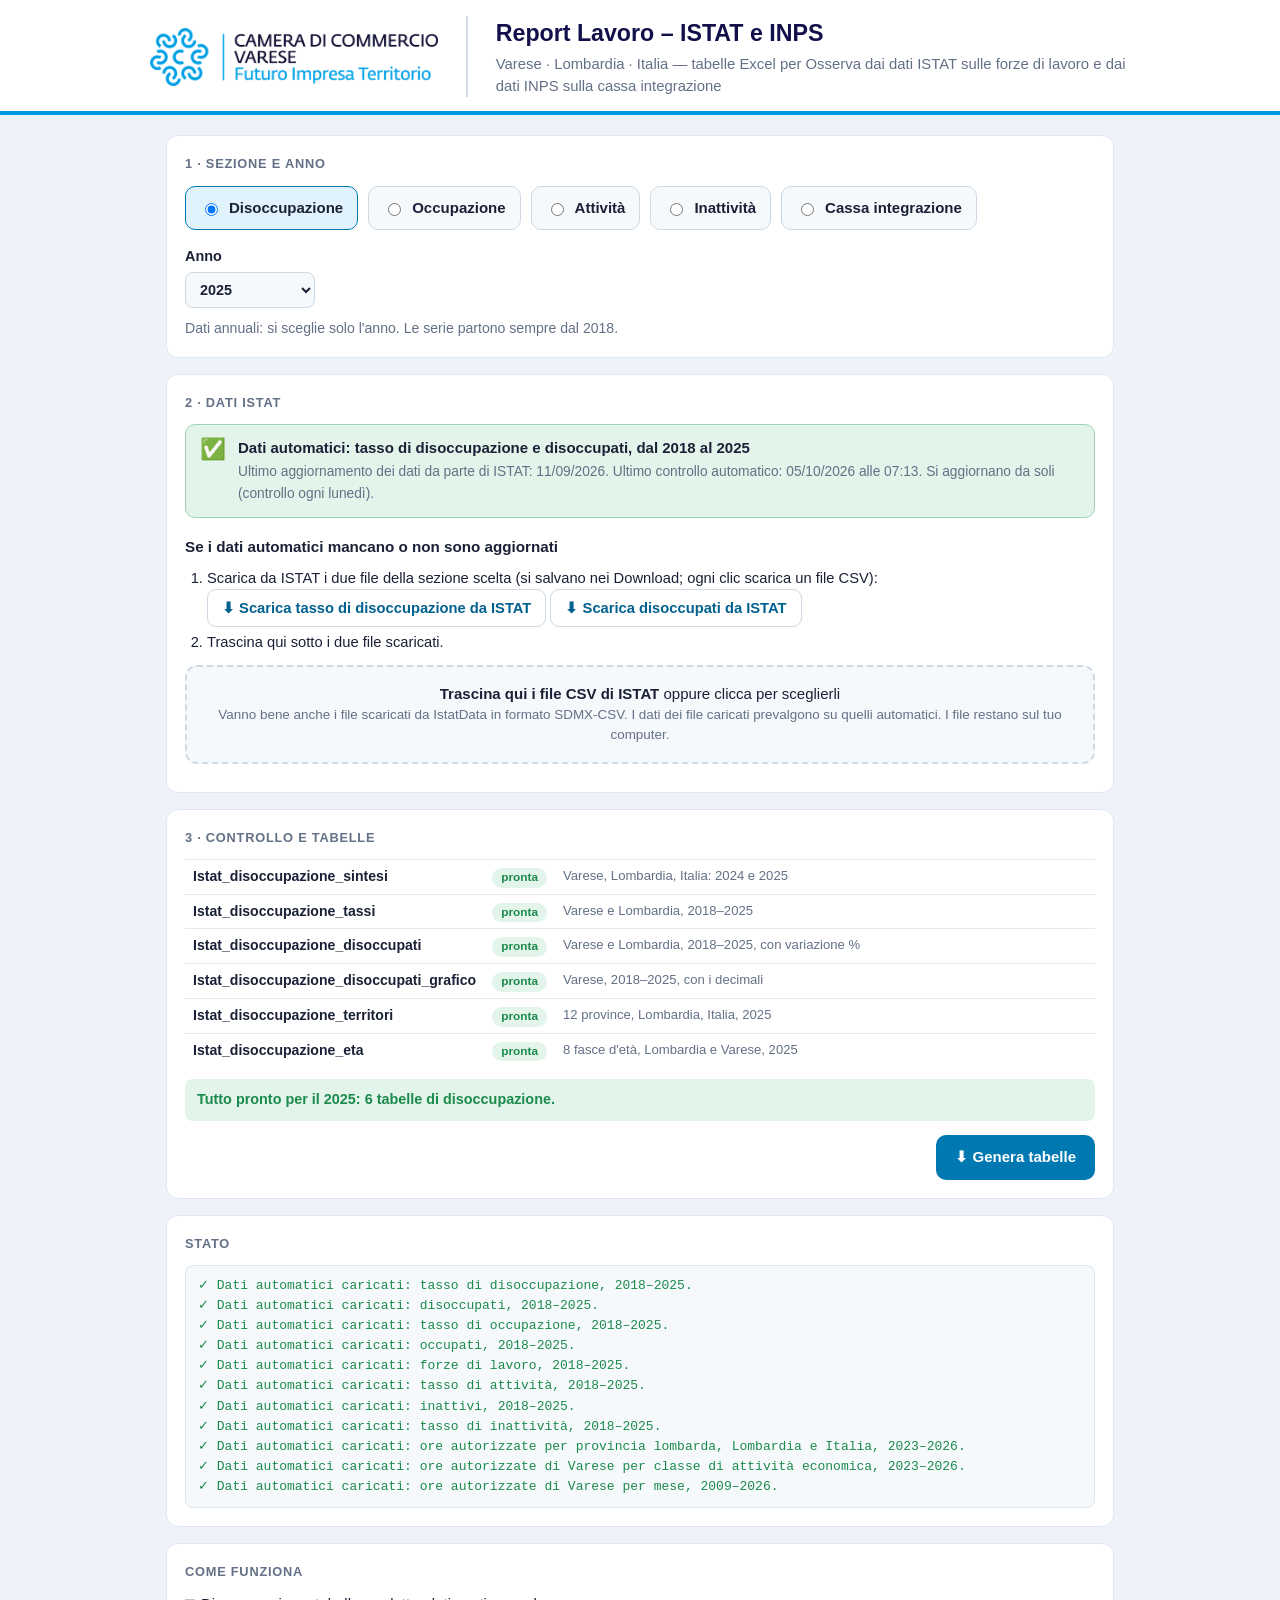
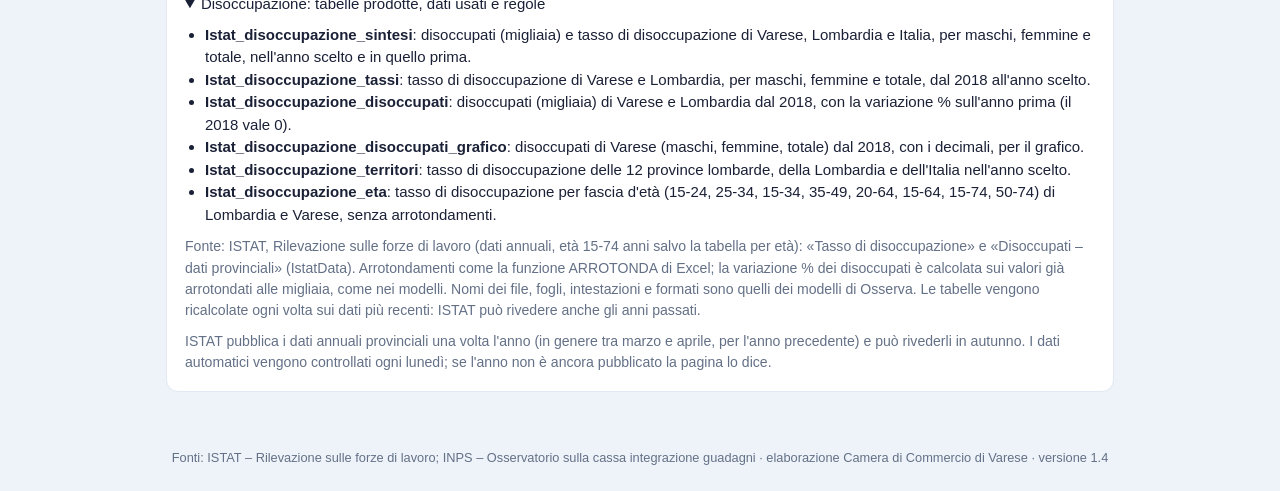
<file: codice/8_Web_Lavoro/index.html>
<!doctype html>
<html lang="it">
<head>
<meta charset="utf-8">
<meta name="viewport" content="width=device-width, initial-scale=1">
<title>Report Lavoro</title>
<style>
  /* colori del logo della Camera di Commercio di Varese: blu notte e azzurro */
  :root {
    --bg: #eef3f9; --surface: #ffffff; --surface-2: #f6f9fc; --line: #e1e8f1; --line-2: #cfd9e6;
    --primary: #0079b3; --primary-d: #00608f; --primary-soft: #e0f2fb; --accent: #009ae0;
    --navy: #12104a; --text: #1a2036; --muted: #637086;
    --ok: #1b8a4b; --ok-soft: #e3f4ea; --err: #c0392b; --err-soft: #fdecea; --warn-soft: #fbeddd; --warn: #8a4b12;
  }
  * { box-sizing: border-box; }
  body { margin: 0; background: var(--bg); color: var(--text);
         font: 15px/1.5 -apple-system, BlinkMacSystemFont, "Segoe UI", Helvetica, Arial, sans-serif; }
  header { background: var(--surface); border-bottom: 4px solid var(--accent); padding: 16px 16px 14px; }
  .wrap { max-width: 980px; margin: 0 auto; padding-inline: 16px; }
  header .wrap { padding-inline: 0; display: flex; align-items: center; gap: 12px 28px; flex-wrap: wrap; }
  header .logo { display: block; height: 58px; width: auto; max-width: 100%; flex: 0 0 auto; }
  header .titolo { border-left: 2px solid var(--line-2); padding-left: 28px; flex: 1 1 320px; min-width: 0; }
  header h1 { margin: 0; font-size: 1.45rem; color: var(--navy); }
  header p { margin: 2px 0 0; color: var(--muted); font-size: .93rem; }
  @media (max-width: 640px) { header .titolo { border-left: 0; padding-left: 0; } header .logo { height: 46px; } }
  main { padding-block: 20px 40px; }
  .card { background: var(--surface); border: 1px solid var(--line); border-radius: 12px; padding: 18px; margin-bottom: 16px; }
  .card h2 { margin: 0 0 12px; font-size: .8rem; letter-spacing: .06em; text-transform: uppercase; color: var(--muted); }
  .card h3 { margin: 18px 0 8px; font-size: .95rem; }
  .riga { display: flex; flex-wrap: wrap; gap: 12px; align-items: flex-end; }
  label.campo { display: flex; flex-direction: column; gap: 4px; font-weight: 600; font-size: .9rem; }
  select { font: inherit; padding: 8px 10px; border: 1px solid var(--line-2); border-radius: 8px; background: var(--surface-2); color: var(--text); min-width: 130px; }
  button { font: inherit; font-weight: 700; border-radius: 10px; padding: 10px 18px; cursor: pointer; border: 1px solid transparent; }
  .primario { background: var(--primary); color: #fff; }
  .primario:hover { background: var(--primary-d); }
  .secondario { background: var(--surface-2); color: var(--primary-d); border-color: var(--line-2); }
  button:disabled { opacity: .5; cursor: not-allowed; }
  .spazio { flex: 1 1 auto; }
  .nota { color: var(--muted); font-size: .88rem; margin: 10px 0 0; }
  #log { background: var(--surface-2); border: 1px solid var(--line); border-radius: 8px; padding: 10px 12px; min-height: 70px; max-height: 360px; overflow: auto;
         font: 13px/1.55 ui-monospace, Menlo, Consolas, monospace; white-space: pre-wrap; margin: 0; }
  .ok { color: var(--ok); } .err { color: var(--err); } .muted { color: var(--muted); } .warn { color: var(--warn); }
  [hidden] { display: none !important; }
  .sezioni { display: flex; gap: 10px; flex-wrap: wrap; }
  .sezione { display: flex; align-items: center; gap: 8px; border: 1px solid var(--line-2); border-radius: 10px; padding: 10px 14px; background: var(--surface-2); cursor: pointer; font-weight: 600; }
  .sezione:has(input:checked) { border-color: var(--primary); background: var(--primary-soft); }
  .sezione.off { opacity: .55; cursor: not-allowed; font-weight: 400; }
  .fonte { display: flex; gap: 12px; align-items: flex-start; border-radius: 10px; padding: 12px 14px; border: 1px solid var(--line); background: var(--surface-2); }
  .fonte.ok { border-color: #9fd3b4; background: var(--ok-soft); color: var(--text); }
  .fonte.warn { border-color: #e0a15a; background: var(--warn-soft); color: var(--text); }
  .fonte .icona { font-size: 1.3rem; line-height: 1.2; }
  .fonte b { display: block; }
  .fonte .dett { font-size: .86rem; color: var(--muted); }
  .passi { margin: 8px 0 0; padding-left: 22px; font-size: .92rem; }
  .passi li { margin: 4px 0; }
  a.bottone { display: inline-block; background: var(--surface); color: var(--primary-d); border: 1px solid var(--line-2); padding: 7px 14px; border-radius: 9px; font-weight: 700; text-decoration: none; }
  a.bottone:hover { border-color: var(--primary); }
  .drop { display: block; border: 2px dashed var(--line-2); border-radius: 12px; padding: 16px; background: var(--surface-2); cursor: pointer; margin-top: 12px; text-align: center; }
  .drop:hover, .drop.sopra { border-color: var(--primary); background: var(--primary-soft); }
  .drop .descr { font-size: .84rem; color: var(--muted); }
  .drop input { display: none; }
  .lista-file { list-style: none; padding: 0; margin: 10px 0 0; font-size: .88rem; }
  .lista-file li { display: flex; justify-content: space-between; gap: 8px; padding: 6px 0; border-top: 1px solid var(--line); }
  .lista-file li.errore { color: var(--err); }
  .togli { background: none; border: 0; padding: 0 2px; font-size: 1rem; line-height: 1; color: var(--muted); cursor: pointer; }
  .togli:hover { color: var(--err); }
  table.controllo { width: 100%; border-collapse: collapse; font-size: .88rem; }
  table.controllo td { padding: 6px 8px; border-top: 1px solid var(--line); vertical-align: top; }
  table.controllo td:first-child { white-space: nowrap; font-weight: 600; }
  table.controllo td:nth-child(2) { white-space: nowrap; }
  table.controllo .dett { color: var(--muted); font-size: .82rem; width: 100%; }
  /* telefono: nome del file, stato e dettaglio uno sotto l'altro (i nomi lunghi non fanno scorrere la pagina di lato) */
  @media (max-width: 600px) {
    table.controllo, table.controllo tbody, table.controllo tr, table.controllo td { display: block; width: auto; }
    table.controllo tr { border-top: 1px solid var(--line); padding: 6px 0; }
    table.controllo td { border-top: 0; padding: 2px 4px; }
    table.controllo td:first-child { white-space: normal; overflow-wrap: anywhere; }
  }
  .badge { display: inline-block; font-size: .74rem; border-radius: 999px; padding: 1px 9px; background: var(--line); color: var(--muted); white-space: nowrap; font-weight: 600; }
  .badge.ok { background: var(--ok-soft); color: var(--ok); }
  .badge.warn { background: var(--warn-soft); color: var(--warn); }
  .badge.err { background: var(--err-soft); color: var(--err); }
  .servono { margin: 12px 0 0; padding: 10px 12px; border-radius: 8px; background: var(--warn-soft); color: var(--warn); font-size: .9rem; }
  .pronto { margin: 12px 0 0; padding: 10px 12px; border-radius: 8px; background: var(--ok-soft); color: var(--ok); font-size: .9rem; font-weight: 600; }
  .file { display: flex; justify-content: space-between; align-items: center; gap: 12px; padding: 8px 0; border-bottom: 1px solid var(--line); flex-wrap: wrap; }
  .file:last-child { border-bottom: 0; }
  .file span { overflow-wrap: anywhere; }
  a.scarica { color: var(--primary); font-weight: 700; text-decoration: none; white-space: nowrap; }
  a.scarica:hover { text-decoration: underline; }
  a.zip { display: inline-block; background: var(--primary); color: #fff; padding: 10px 18px; border-radius: 10px; font-weight: 700; text-decoration: none; margin: 0 8px 8px 0; }
  a.zip:hover { background: var(--primary-d); }
  ul { padding-left: 20px; margin: 8px 0; }
  code { font: 600 .84rem ui-monospace, Menlo, Consolas, monospace; }
  footer { color: var(--muted); font-size: .8rem; text-align: center; padding-bottom: 24px; }
</style>
</head>
<body>
<header><div class="wrap">
  <img class="logo" alt="Camera di Commercio di Varese – Futuro Impresa Territorio" src="[data-uri]">
  <div class="titolo">
    <h1>Report Lavoro – ISTAT e INPS</h1>
    <p>Varese · Lombardia · Italia — tabelle Excel per Osserva dai dati ISTAT sulle forze di lavoro e dai dati INPS sulla cassa integrazione</p>
  </div>
</div></header>

<main class="wrap">
  <section class="card">
    <h2>1 · Sezione e anno</h2>
    <div class="sezioni">
      <label class="sezione"><input type="radio" name="sezione" value="disoccupazione" checked> Disoccupazione</label>
      <label class="sezione"><input type="radio" name="sezione" value="occupazione"> Occupazione</label>
      <label class="sezione"><input type="radio" name="sezione" value="attivita"> Attività</label>
      <label class="sezione"><input type="radio" name="sezione" value="inattivita"> Inattività</label>
      <label class="sezione"><input type="radio" name="sezione" value="cig"> Cassa integrazione</label>
    </div>
    <div class="riga" style="margin-top:16px">
      <label class="campo">Anno <select id="anno"></select></label>
      <label class="campo" id="campoTrim" hidden>Trimestre <select id="trimestre"></select></label>
    </div>
    <p class="nota" id="notaPeriodo">Dati annuali: si sceglie solo l'anno. Le serie partono sempre dal 2018.</p>
  </section>

  <section class="card">
    <h2 id="titoloDati">2 · Dati ISTAT</h2>
    <div id="fonte" class="fonte"><span class="icona">⏳</span><div><b>Cerco i dati aggiornati automaticamente…</b></div></div>
    <h3>Se i dati automatici mancano o non sono aggiornati</h3>
    <ol class="passi">
      <li><span id="passo1">Scarica da ISTAT i due file della sezione scelta (si salvano nei Download; ogni clic scarica un file CSV):</span>
        <span id="linkIstat"></span></li>
      <li id="passo2">Trascina qui sotto i due file scaricati.</li>
    </ol>
    <label class="drop" id="drop">
      <input type="file" id="scegli" multiple accept=".csv,.txt">
      <b id="dropTitolo">Trascina qui i file CSV di ISTAT</b> oppure clicca per sceglierli
      <div class="descr" id="dropDescr">Vanno bene anche i file scaricati da IstatData in formato SDMX-CSV. I dati dei file caricati prevalgono su quelli automatici.
        I file restano sul tuo computer.</div>
    </label>
    <ul class="lista-file" id="listaFile"></ul>
  </section>

  <section class="card">
    <h2>3 · Controllo e tabelle</h2>
    <div id="controllo"></div>
    <div class="riga" style="margin-top:14px">
      <span class="spazio"></span>
      <button id="genera" class="primario" disabled>⬇ Genera tabelle</button>
    </div>
  </section>

  <section class="card">
    <h2>Stato</h2>
    <pre id="log"><span class="muted">In attesa dei dati.</span></pre>
  </section>

  <section class="card" id="risultati" hidden>
    <h2 id="titoloRisultati">File pronti</h2>
    <a id="zip" class="zip" href="#">⬇ Scarica tutto (ZIP)</a>
    <div id="elenco"></div>
  </section>

  <section class="card">
    <h2>Come funziona</h2>
    <details open data-sezione="disoccupazione">
      <summary>Disoccupazione: tabelle prodotte, dati usati e regole</summary>
      <ul>
        <li><b>Istat_disoccupazione_sintesi</b>: disoccupati (migliaia) e tasso di disoccupazione di Varese, Lombardia e Italia, per maschi, femmine e totale, nell'anno scelto e in quello prima.</li>
        <li><b>Istat_disoccupazione_tassi</b>: tasso di disoccupazione di Varese e Lombardia, per maschi, femmine e totale, dal 2018 all'anno scelto.</li>
        <li><b>Istat_disoccupazione_disoccupati</b>: disoccupati (migliaia) di Varese e Lombardia dal 2018, con la variazione % sull'anno prima (il 2018 vale 0).</li>
        <li><b>Istat_disoccupazione_disoccupati_grafico</b>: disoccupati di Varese (maschi, femmine, totale) dal 2018, con i decimali, per il grafico.</li>
        <li><b>Istat_disoccupazione_territori</b>: tasso di disoccupazione delle 12 province lombarde, della Lombardia e dell'Italia nell'anno scelto.</li>
        <li><b>Istat_disoccupazione_eta</b>: tasso di disoccupazione per fascia d'età (15-24, 25-34, 15-34, 35-49, 20-64, 15-64, 15-74, 50-74) di Lombardia e Varese, senza arrotondamenti.</li>
      </ul>
      <p class="nota">Fonte: ISTAT, Rilevazione sulle forze di lavoro (dati annuali, età 15-74 anni salvo la tabella per età): «Tasso di disoccupazione» e «Disoccupati – dati provinciali» (IstatData).
        Arrotondamenti come la funzione ARROTONDA di Excel; la variazione % dei disoccupati è calcolata sui valori già arrotondati alle migliaia, come nei modelli.
        Nomi dei file, fogli, intestazioni e formati sono quelli dei modelli di Osserva. Le tabelle vengono ricalcolate ogni volta sui dati più recenti: ISTAT può rivedere anche gli anni passati.</p>
      <p class="nota">ISTAT pubblica i dati annuali provinciali una volta l'anno (in genere tra marzo e aprile, per l'anno precedente) e può rivederli in autunno.
        I dati automatici vengono controllati ogni lunedì; se l'anno non è ancora pubblicato la pagina lo dice.</p>
    </details>
    <details open data-sezione="occupazione" hidden>
      <summary>Occupazione: tabelle prodotte, dati usati e regole</summary>
      <ul>
        <li><b>Istat_occupazione_sintesi</b>: occupati (migliaia) e tasso di occupazione (15-64 anni) di Varese, Lombardia e Italia, per maschi, femmine e totale, nell'anno scelto e in quello prima.</li>
        <li><b>Istat_occupazione_tassi</b>: tasso di occupazione di Varese e Lombardia, per maschi, femmine e totale, dal 2018 all'anno scelto.</li>
        <li><b>Istat_occupazione_occupati_tabella</b>: occupati (migliaia) di Varese e Lombardia dal 2018, con la variazione % sull'anno prima (il 2018 vale 0).</li>
        <li><b>Istat_occupazione_occupati_grafico</b>: occupati di Varese (maschi, femmine, totale) dal 2018, con i decimali, per il grafico.</li>
        <li><b>Istat_occupazione_territorio</b>: tasso di occupazione delle 12 province lombarde, della Lombardia e dell'Italia nell'anno scelto.</li>
        <li><b>Istat_occupazione_età</b>: tasso di occupazione per fascia d'età (10 fasce, da 15-24 a 15-89) di Lombardia e Varese, senza arrotondamenti.</li>
        <li><b>Istat_occupazione_settori x grafico</b>: occupati di Varese per settore e peso % sul totale.</li>
        <li><b>Istat_occupazione_settori</b>: occupati di Varese e Lombardia per settore e per tipologia d'impiego (dipendenti, indipendenti), con peso % sul totale e variazione % sull'anno prima.</li>
      </ul>
      <p class="nota">Settori come li pubblica ISTAT per le province: agricoltura, industria in senso stretto, costruzioni, <b>commercio, alberghi e ristoranti</b> (insieme)
        e <b>altri servizi</b> (trasporti, informazione, credito, pubblica amministrazione, istruzione, sanità e tutti gli altri servizi). ISTAT non pubblica il commercio da solo per le province.</p>
      <p class="nota">Fonte: ISTAT, Rilevazione sulle forze di lavoro (dati annuali): «Tasso di occupazione» (15-64 anni; per la tabella per età le singole fasce) e «Occupati» (15 anni e più, per settore Ateco 2007 e posizione professionale) (IstatData).
        Arrotondamenti come la funzione ARROTONDA di Excel; la variazione % degli occupati della tabella è calcolata sui valori già arrotondati alle migliaia, quella dei settori sui valori ISTAT,
        sempre tra l'anno scelto e quello prima. Le tabelle vengono ricalcolate ogni volta sui dati più recenti: ISTAT può rivedere anche gli anni passati.
        I dati automatici vengono controllati ogni lunedì.</p>
    </details>
    <details open data-sezione="attivita" hidden>
      <summary>Attività: tabelle prodotte, dati usati e regole</summary>
      <ul>
        <li><b>Istat_attività-sintesi</b>: forze di lavoro (migliaia) e tasso di attività (15-64 anni) di Varese, Lombardia e Italia, per maschi, femmine e totale, nell'anno scelto e in quello prima.</li>
        <li><b>Istat_attività_tassi</b>: tasso di attività di Varese e Lombardia, per maschi, femmine e totale, dal 2018 all'anno scelto.</li>
        <li><b>Istat_attività_forze lavoro</b>: forze di lavoro (migliaia) di Varese e Lombardia dal 2018, con la variazione % sull'anno prima (per il 2018 c'è «nd»).</li>
        <li><b>Istat_attività_forze lavoro_grafico</b>: forze di lavoro di Varese (maschi, femmine, totale) dal 2018, arrotondate alle migliaia, per il grafico.</li>
        <li><b>Istat_attività_territori</b>: tasso di attività delle 12 province lombarde, della Lombardia e dell'Italia nell'anno scelto.</li>
        <li><b>Istat_attività_età</b>: tasso di attività per fascia d'età (9 fasce, da 15-24 a 15-89) di Varese e Lombardia, senza arrotondamenti.</li>
      </ul>
      <p class="nota">Fonte: ISTAT, Rilevazione sulle forze di lavoro (dati annuali): «Forze di lavoro» (15 anni e più, migliaia) e «Tasso di attività» (15-64 anni; per la tabella per età le singole fasce) (IstatData).
        Arrotondamenti come la funzione ARROTONDA di Excel; la variazione % delle forze di lavoro è calcolata sui valori già arrotondati alle migliaia, come nei modelli.
        Nel grafico le forze di lavoro sono arrotondate alle migliaia per tutti gli anni, come nel modello (nel file di Osserva del 2025 le femmine del 2025 erano scritte per errore 117 invece di 177: qui il valore è quello di ISTAT).
        Le tabelle vengono ricalcolate ogni volta sui dati più recenti: ISTAT può rivedere anche gli anni passati. I dati automatici vengono controllati ogni lunedì.</p>
    </details>
    <details open data-sezione="inattivita" hidden>
      <summary>Inattività: tabelle prodotte, dati usati e regole</summary>
      <ul>
        <li><b>Istat_inattività_sintesi</b>: inattivi (migliaia) e tasso di inattività (15-64 anni) di Varese, Lombardia e Italia, per maschi, femmine e totale, nell'anno scelto e in quello prima.</li>
        <li><b>Istat_inattività_tassi</b>: tasso di inattività di Varese e Lombardia, per maschi, femmine e totale, dal 2018 all'anno scelto.</li>
        <li><b>Istat_inattività_inattivi</b>: inattivi (migliaia) di Varese e Lombardia dal 2018, con la variazione % sull'anno prima (per il 2018 c'è «nd»).</li>
        <li><b>Istat_inattività_inattivi_grafico</b>: inattivi di Varese (maschi, femmine, totale) dal 2018, con i decimali, per il grafico.</li>
        <li><b>Istat_inattività_territorio</b>: tasso di inattività delle 12 province lombarde, della Lombardia e dell'Italia nell'anno scelto.</li>
        <li><b>Istat_inattività_età</b>: tasso di inattività per fascia d'età (9 fasce, da 15-24 a 15 anni e più) di Varese e Lombardia, senza arrotondamenti.</li>
      </ul>
      <p class="nota">Fonte: ISTAT, Rilevazione sulle forze di lavoro (dati annuali): «Inattivi» (non forze di lavoro, 15-64 anni, migliaia) e «Tasso di inattività» (15-64 anni; per la tabella per età le singole fasce) (IstatData).
        Arrotondamenti come la funzione ARROTONDA di Excel; la variazione % degli inattivi è calcolata sui valori già arrotondati alle migliaia, come nei modelli.
        Nel grafico gli inattivi hanno i decimali per tutti gli anni (nel file di Osserva del 2025 gli anni passati erano interi e solo il 2025 aveva i decimali).
        Le tabelle vengono ricalcolate ogni volta sui dati più recenti: ISTAT può rivedere anche gli anni passati. I dati automatici vengono controllati ogni lunedì.</p>
    </details>
    <details open data-sezione="cig" hidden>
      <summary>Cassa integrazione: tabelle prodotte, dati usati e regole</summary>
      <ul>
        <li><b>CIG_sintesi</b>: ore autorizzate di Varese, Lombardia e Italia per tipo di intervento (ordinaria, straordinaria, deroga, totale), dal 1° gennaio a fine trimestre, nell'anno scelto e in quello prima, con la variazione %.</li>
        <li><b>CIG_territori_CIGO, _CIGS, _CIGD, _CIG_TOTALE</b>: ore delle 12 province lombarde, della Lombardia e dell'Italia, con il peso % sul totale regionale e la variazione % sull'anno prima. Nella riga <b>ITALIA*</b> il peso è quello della Lombardia sull'Italia.</li>
        <li><b>CIG_settori_CIGO, _CIGS, _DEROGA, _TOTALE</b>: ore di Varese per classe di attività economica (codice statistico contributivo INPS), con peso % sul totale e variazione % sull'anno prima.</li>
        <li><b>CIG_tempo_TRIMESTRE</b>: ore di Varese di ogni <b>singolo trimestre</b> (non cumulato) dal I trimestre 2021 al trimestre scelto, con la variazione % sullo stesso trimestre dell'anno prima.</li>
        <li><b>CIG_tempo_ANNO</b>: ore di Varese di ogni anno dal 2009 all'ultimo anno completo.</li>
      </ul>
      <p class="nota">Fonte: INPS, Osservatorio sulle ore autorizzate di cassa integrazione guadagni, classificazione secondo il codice statistico contributivo INPS.
        Le ore autorizzate sono <b>flussi</b> mensili: sintesi, territori e settori sono <b>cumulati da gennaio a fine trimestre</b> (II trimestre = gennaio–giugno) e confrontati con lo stesso periodo dell'anno prima;
        le tabelle nel tempo usano il trimestre singolo e l'anno. Le percentuali hanno sempre 2 decimali e sono calcolate sulle ore intere; <b>n.d.</b> = non calcolabile (il periodo di confronto vale zero).
        Il totale è la somma di ordinaria, straordinaria e deroga; la Lombardia è la somma delle 12 province.</p>
      <p class="nota">I dati sono ricalcolati ogni volta sui numeri più recenti dell'INPS, che può rivedere anche i periodi passati (l'INPS ha riletto i propri archivi il 9 aprile 2026),
        quindi i valori di anni già pubblicati possono differire di poco da quelli delle tabelle precedenti. Le serie 2009–2022 vengono dalla sezione «old» dell'Osservatorio, ferma dal 2020.
        L'INPS pubblica i dati una volta al mese, di solito nei primi giorni del mese per il mese precedente; i dati automatici vengono controllati ogni giorno dal 2 al 12 del mese.</p>
    </details>
  </section>
</main>
<footer>Fonti: ISTAT – Rilevazione sulle forze di lavoro; INPS – Osservatorio sulla cassa integrazione guadagni · elaborazione Camera di Commercio di Varese · versione 1.4</footer>

<script id="motore">
"use strict";
/* ==========================================================================
   MOTORE (nessuna libreria esterna: lettura CSV, calcoli, Excel e ZIP)
   Stesse regole del programma Python «report_disoccupazione.py» (cartella 3_Estrattore_Python_con_Disoccupazione).
   ========================================================================== */
class ErroreDati extends Error {}

// dati scaricati da ISTAT dall'aggiornamento automatico (GitHub Actions): stessa cartella del sito, oppure il sito pubblicato
const URL_DATI_ONLINE = "https://statisticava.github.io/report-lavoro/dati/";
const URL_ISTAT_DATI = "https://esploradati.istat.it/SDMXWS/rest/data/";
const ANNO_INIZIO = 2018;                                   // le serie partono sempre da qui
const PROVINCIA = "ITC41", REGIONE = "ITC4", ITALIA = "IT"; // ISTAT: Italia = IT
const ETA_TOTALE = "Y15-74";
const PROVINCE_REGIONE = [
  ["ITC41", "Varese"], ["ITC42", "Como"], ["ITC44", "Sondrio"], ["ITC45", "Milano"], ["ITC46", "Bergamo"], ["ITC47", "Brescia"],
  ["ITC48", "Pavia"], ["ITC4A", "Cremona"], ["ITC4B", "Mantova"], ["ITC43", "Lecco"], ["ITC49", "Lodi"], ["IT108", "Monza e Brianza"],
];
const NOMI = { [PROVINCIA]: "Varese", [REGIONE]: "Lombardia", [ITALIA]: "Italia" };
const SESSI = [["1", "Maschi"], ["2", "Femmine"], ["9", "Totale"]];
const FASCE_ETA = ["Y15-24", "Y25-34", "Y15-34", "Y35-49", "Y20-64", "Y15-64", "Y15-74", "Y50-74"];
// occupazione: tasso sui 15-64 anni, occupati sui 15-89 anni (come i modelli di Osserva)
const ETA_TASSO_OCC = "Y15-64", ETA_OCCUPATI = "Y15-89";
const FASCE_ETA_OCC = ["Y15-24", "Y18-29", "Y15-29", "Y25-34", "Y35-44", "Y45-54", "Y55-64", "Y20-64", "Y15-64", "Y15-89"];
// attività: tasso di attività sui 15-64 anni, forze di lavoro sui 15-89 anni (come i modelli di Osserva)
const ETA_TASSO_ATT = "Y15-64", ETA_FORZE = "Y15-89";
const FASCE_ETA_ATT = ["Y15-24", "Y18-29", "Y25-34", "Y35-44", "Y35-49", "Y45-54", "Y55-64", "Y15-64", "Y15-89"];
// inattività: inattivi (non forze di lavoro) e tasso di inattività sui 15-64 anni; la tabella per età usa le singole fasce (Y_GE15 = 15 anni e più)
const ETA_TASSO_INATT = "Y15-64", ETA_INATTIVI = "Y15-64";
const FASCE_ETA_INATT = ["Y15-24", "Y18-29", "Y25-34", "Y35-44", "Y35-49", "Y45-54", "Y55-64", "Y15-64", "Y_GE15"];
const etichettaEta = codice => codice === "Y_GE15" ? "15 anni e più" : codice.slice(1) + " anni";
// settori: voci ISTAT dei dati provinciali (Ateco 2007). «Commercio, alberghi e ristoranti» = sezioni G e I; «Altri servizi» = tutti gli altri servizi
const ATECO_TOTALE = "0010";
const SETTORI = [["Agricoltura", "A"], ["Industria in senso stretto", "0020"], ["Costruzioni", "F"],
                 ["Commercio, alberghi e ristoranti", "0026"], ["Altri servizi", "0025"]];
const POSIZIONI = [["Dipendenti", "1"], ["Indipendenti", "2"]];   // posizione professionale; 9 = totale

// le tavole ISTAT: disoccupazione (richiesta SDMX identica a quella del programma Python) e occupazione
const TAVOLE = {
  T: { tipo: "T", dataType: "UNEM_R", nome: "tasso di disoccupazione", file: "disoccupazione_tassi.csv",
       dataflow: "IT1,151_914,1.0",
       chiave: () => `A.${[ITALIA, REGIONE, ...PROVINCE_REGIONE.map(p => p[0])].join("+")}.UNEM_R.1+2+9.${FASCE_ETA.join("+")}.99.TOTAL.TOTAL` },
  D: { tipo: "D", dataType: "UNEMP", nome: "disoccupati", file: "disoccupazione_disoccupati.csv",
       dataflow: "IT1,151_929_DF_DCCV_DISOCCUPT1_7,1.0",
       chiave: () => `A.${[ITALIA, REGIONE, ...PROVINCE_REGIONE.map(p => p[0])].join("+")}.UNEMP.1+2+9.${ETA_TOTALE}.99.TOTAL.99.TOTAL` },
  E: { tipo: "E", dataType: "EMP_R", nome: "tasso di occupazione", file: "occupazione_tassi.csv",
       dataflow: "IT1,150_915,1.0",
       chiave: () => `A.${[ITALIA, REGIONE, ...PROVINCE_REGIONE.map(p => p[0])].join("+")}.EMP_R.1+2+9.${FASCE_ETA_OCC.join("+")}.99.TOTAL` },
  // la tavola degli occupati non ha la colonna DATA_TYPE: si riconosce dalle colonne del settore (Ateco 2007) e della posizione professionale
  O: { tipo: "O", dataType: null, nome: "occupati", file: "occupazione_occupati.csv",
       dataflow: "IT1,150_938,1.0",
       chiave: () => `A.${[ITALIA, REGIONE, PROVINCIA].join("+")}.1+2+9.${ETA_OCCUPATI}.99.TOTAL.0010.${[ATECO_TOTALE, ...SETTORI.map(s => s[1])].join("+")}.1+2+9.99.99.99.9.9` },
  // attività: forze di lavoro (migliaia, DATA_TYPE FOR) e tasso di attività (ACT_R)
  F: { tipo: "F", dataType: "FOR", nome: "forze di lavoro", file: "attivita_forze.csv",
       dataflow: "IT1,150_908,1.0",
       chiave: () => `A.${[ITALIA, REGIONE, ...PROVINCE_REGIONE.map(p => p[0])].join("+")}.FOR.1+2+9.${ETA_FORZE}.99.TOTAL` },
  R: { tipo: "R", dataType: "ACT_R", nome: "tasso di attività", file: "attivita_tassi.csv",
       dataflow: "IT1,150_916,1.0",
       chiave: () => `A.${[ITALIA, REGIONE, ...PROVINCE_REGIONE.map(p => p[0])].join("+")}.ACT_R.1+2+9.${FASCE_ETA_ATT.join("+")}.99.TOTAL` },
  // inattività: inattivi (migliaia, DATA_TYPE INAC, non forze di lavoro 15-64 anni, condizione «inattivo» IN, ogni motivo ALL) e tasso di inattività (INAC_R)
  I: { tipo: "I", dataType: "INAC", nome: "inattivi", file: "inattivita_inattivi.csv",
       dataflow: "IT1,152_928,1.0",
       chiave: () => `A.${[ITALIA, REGIONE, ...PROVINCE_REGIONE.map(p => p[0])].join("+")}.INAC.1+2+9.${ETA_INATTIVI}.99.TOTAL.IN.ALL.99` },
  N: { tipo: "N", dataType: "INAC_R", nome: "tasso di inattività", file: "inattivita_tassi.csv",
       dataflow: "IT1,152_913,1.0",
       chiave: () => `A.${[ITALIA, REGIONE, ...PROVINCE_REGIONE.map(p => p[0])].join("+")}.INAC_R.1+2+9.${FASCE_ETA_INATT.join("+")}.99.TOTAL` },
};
const urlIstat = (tavola, annoFine) =>
  `${URL_ISTAT_DATI}${tavola.dataflow}/${tavola.chiave()}?startPeriod=${ANNO_INIZIO}&endPeriod=${annoFine}&format=csvfile`;

/* ------------------------------------------------------------------ arrotondamenti (come ROUND di Excel) */
// metà lontano da zero, su 15 cifre significative (come Decimal(format(v, ".15g")) + ROUND_HALF_UP del programma Python)
function arrotonda(v, cifre) {
  if (v === null || v === undefined || !Number.isFinite(v)) return null;
  const a = Math.abs(v);
  if (a < 1e-6) return 0;
  const r = Number(Math.round(Number(`${Number(a.toPrecision(15))}e${cifre}`)) + `e-${cifre}`);
  return v < 0 && r !== 0 ? -r : r;
}
// formula del modello: ROUND(ROUND(rec;0)/ROUND(prec;0)*100-100; 2), sui valori già arrotondati alle migliaia
function variazioneArrotondata(recente, precedente) {
  const r = arrotonda(recente, 0), p = arrotonda(precedente, 0);
  if (r === null || p === null || p === 0) return null;
  return arrotonda(r / p * 100 - 100, 2);
}

/* ------------------------------------------------------------------ lettura CSV ISTAT */
function parseCsv(testo) {
  if (testo.charCodeAt(0) === 0xFEFF) testo = testo.slice(1);
  const primaRiga = testo.split(/\r?\n/, 1)[0];
  const sep = [",", ";", "\t"].map(c => [c, primaRiga.split(c).length]).sort((a, b) => b[1] - a[1])[0][0];
  const righe = [];
  let riga = [], campo = "", tra = false;
  for (let i = 0; i < testo.length; i++) {
    const c = testo[i];
    if (tra) {
      if (c === '"') { if (testo[i + 1] === '"') { campo += '"'; i++; } else tra = false; } else campo += c;
    } else if (c === '"') tra = true;
    else if (c === sep) { riga.push(campo); campo = ""; }
    else if (c === "\n" || c === "\r") {
      if (c === "\r" && testo[i + 1] === "\n") i++;
      riga.push(campo); campo = "";
      if (riga.length > 1 || riga[0] !== "") righe.push(riga);
      riga = [];
    } else campo += c;
  }
  if (campo !== "" || riga.length) { riga.push(campo); righe.push(riga); }
  return righe;
}

// dimensioni "di contorno": nel file scaricato dal portale ci sono, e devono avere il valore «totale»
const DIMENSIONI_TOTALE = { FREQ: "A", EDU_LEV_HIGHEST: "99", CITIZENSHIP: "TOTAL", DURATION_UNEMPLOYMENT: "TOTAL", LABPROF_STATUS_A: "99",
  // tavola degli occupati: tutte le altre classificazioni al totale
  ECON_ACTIVITY_NACE_2002: "0010", PROF_STATUS: "99", OCCUPATION_2001: "99", OCCUPATION_2011: "99", FULL_PART_TIME: "9", PERM_TEMP_EMPLOYEES: "9" };
// gli inattivi hanno la condizione professionale «inattivo» (IN) e il motivo di inattività «tutti» (ALL)
const DIMENSIONI_TIPO = { I: { LABPROF_STATUS_A: "IN", INACTIVITY_REASON: "ALL", DECLARED_LAB_STATUS: "99" } };
const TIPO_DA_DATATYPE = Object.fromEntries(Object.values(TAVOLE).filter(t => t.dataType).map(t => [t.dataType, t.tipo]));

// CSV SDMX di ISTAT (file automatico o file scaricato dal link «csvfile» del servizio SDMX): le colonne si riconoscono dal nome.
// Tassi e disoccupati hanno la colonna DATA_TYPE; gli occupati hanno invece il settore (ECON_ACTIVITY_NACE_2007) e la posizione (POSIZ_PROF).
function leggiCsvIstat(testo) {
  const righe = parseCsv(testo);
  if (!righe.length) throw new ErroreDati("Il file è vuoto.");
  const testa = righe[0].map(s => s.trim());
  const pos = n => testa.indexOf(n);
  const occupati = pos("DATA_TYPE") < 0 && pos("ECON_ACTIVITY_NACE_2007") >= 0;
  const obbl = ["REF_AREA", occupati ? "ECON_ACTIVITY_NACE_2007" : "DATA_TYPE", "SEX", "AGE", "TIME_PERIOD", "OBS_VALUE", ...(occupati ? ["POSIZ_PROF"] : [])];
  const mancano = obbl.filter(n => pos(n) < 0);
  if (mancano.length)
    throw new ErroreDati(`Non è un file CSV dei dati ISTAT (mancano le colonne ${mancano.join(", ")}). Servono i file scaricati con i link del punto 2.`);
  const [iA, iT, iS, iE, iP, iV, iPos] = obbl.map(pos);
  const filtriTipo = {};   // per tipo di dato: [posizione della colonna, valore «totale» atteso]
  const filtri = tipo => filtriTipo[tipo] || (filtriTipo[tipo] =
    Object.entries({ ...DIMENSIONI_TOTALE, ...DIMENSIONI_TIPO[tipo] }).filter(([n]) => pos(n) >= 0).map(([n, v]) => [pos(n), v]));
  const valori = new Map(), tipi = new Set(), anni = new Set();
  let n = 0;
  for (const r of righe.slice(1)) {
    if (r.length < testa.length) continue;
    const tipo = occupati ? "O" : TIPO_DA_DATATYPE[r[iT].trim()] || null;
    if (!tipo || !/^\d{4}$/.test(r[iP].trim())) continue;
    if (filtri(tipo).some(([j, v]) => r[j].trim() !== v)) continue;
    const v = r[iV].trim() === "" ? NaN : Number(r[iV]);
    if (!Number.isFinite(v)) continue;
    const anno = Number(r[iP]);
    // chiave: tipo|territorio|sesso|età|anno (gli occupati anche |settore|posizione)
    valori.set(`${tipo}|${r[iA].trim()}|${r[iS].trim()}|${r[iE].trim()}|${anno}` + (occupati ? `|${r[iT].trim()}|${r[iPos].trim()}` : ""), v);
    tipi.add(tipo); anni.add(anno); n++;
  }
  if (!n) throw new ErroreDati("Nel file non ci sono valori annuali dei dati usati dalla pagina (tasso di disoccupazione UNEM_R, disoccupati UNEMP, tasso di occupazione EMP_R, occupati, forze di lavoro FOR, tasso di attività ACT_R, inattivi INAC, tasso di inattività INAC_R).");
  const ord = [...anni].sort((a, b) => a - b);
  return { valori, tipi: [...tipi], primo: ord[0], ultimo: ord[ord.length - 1], righe: n,
           descr: [...tipi].map(t => TAVOLE[t].nome).join(" e ") };
}

class DatiLavoro {
  constructor() { this.valori = new Map(); }
  aggiungi(letto) { for (const [k, v] of letto.valori) this.valori.set(k, v); }
  tasso(area, sesso, anno, eta = ETA_TOTALE) { const v = this.valori.get(`T|${area}|${sesso}|${eta}|${anno}`); return v === undefined ? null : v; }
  disoccupati(area, sesso, anno) { const v = this.valori.get(`D|${area}|${sesso}|${ETA_TOTALE}|${anno}`); return v === undefined ? null : v; }
  tassoOccupazione(area, sesso, anno, eta = ETA_TASSO_OCC) { const v = this.valori.get(`E|${area}|${sesso}|${eta}|${anno}`); return v === undefined ? null : v; }
  forzeLavoro(area, sesso, anno) { const v = this.valori.get(`F|${area}|${sesso}|${ETA_FORZE}|${anno}`); return v === undefined ? null : v; }
  tassoAttivita(area, sesso, anno, eta = ETA_TASSO_ATT) { const v = this.valori.get(`R|${area}|${sesso}|${eta}|${anno}`); return v === undefined ? null : v; }
  occupati(area, sesso, anno, ateco = ATECO_TOTALE, posizione = "9") {
    const v = this.valori.get(`O|${area}|${sesso}|${ETA_OCCUPATI}|${anno}|${ateco}|${posizione}`); return v === undefined ? null : v;
  }
  inattivi(area, sesso, anno) { const v = this.valori.get(`I|${area}|${sesso}|${ETA_INATTIVI}|${anno}`); return v === undefined ? null : v; }
  tassoInattivita(area, sesso, anno, eta = ETA_TASSO_INATT) { const v = this.valori.get(`N|${area}|${sesso}|${eta}|${anno}`); return v === undefined ? null : v; }
  anni(tipo, area) {
    const s = new Set();
    for (const k of this.valori.keys()) { const p = k.split("|"); if (p[0] === tipo && p[1] === area) s.add(Number(p[4])); }
    return [...s].sort((a, b) => a - b);
  }
}

// per ogni sezione: le due tavole e il valore che deve esserci perché un anno sia «pubblicato» (totale di Varese)
const PRINCIPALI = {
  disoccupazione: [["T", (d, a) => d.tasso(PROVINCIA, "9", a)], ["D", (d, a) => d.disoccupati(PROVINCIA, "9", a)]],
  occupazione: [["E", (d, a) => d.tassoOccupazione(PROVINCIA, "9", a)], ["O", (d, a) => d.occupati(PROVINCIA, "9", a)]],
  attivita: [["R", (d, a) => d.tassoAttivita(PROVINCIA, "9", a)], ["F", (d, a) => d.forzeLavoro(PROVINCIA, "9", a)]],
  inattivita: [["N", (d, a) => d.tassoInattivita(PROVINCIA, "9", a)], ["I", (d, a) => d.inattivi(PROVINCIA, "9", a)]],
};
// ultimo anno per cui ci sono entrambe le tavole della sezione (totale di Varese)
function ultimoAnno(dati, sezione = "disoccupazione") {
  const [[t0]] = PRINCIPALI[sezione];
  const ok = dati.anni(t0, PROVINCIA).filter(a => PRINCIPALI[sezione].every(([, f]) => f(dati, a) !== null));
  return ok.length ? ok[ok.length - 1] : null;
}
function controllaAnno(dati, anno, sezione = "disoccupazione") {
  if (!Number.isInteger(anno) || anno <= ANNO_INIZIO)
    return { ok: false, errore: `L'anno deve essere successivo al ${ANNO_INIZIO} (serve anche l'anno precedente).` };
  const ultimo = ultimoAnno(dati, sezione);
  for (const [t, f] of PRINCIPALI[sezione]) {
    if (f(dati, anno) === null) {
      const anni = dati.anni(t, PROVINCIA);
      return { ok: false, ultimo, errore: `ISTAT non ha ancora pubblicato i dati annuali ${anno} (${TAVOLE[t].nome})` + (anni.length ? ` (ultimo anno disponibile: ${anni[anni.length - 1]}).` : ".") };
    }
  }
  return { ok: true, ultimo };
}

/* ------------------------------------------------------------------ tabelle (specifica = modelli fatti a mano) */
const SX = ["left", "center", true], DX = ["right", "center", true];   // allineamenti dei modelli: testo a sinistra, numeri a destra
const G = ["General", null];
// tab: {foglio, nomeFile, intest, righe, colonne:[[formato, allineamento]], larghezze:{A:…}, stileIntest, altezzaIntest, formatiIntest:{j:fmt}, formatiCelle:{"riga,col":fmt}}
const contaVuoti = righe => righe.reduce((n, r) => n + r.filter(v => v === null).length, 0);

function tabSintesi(D, anno) {
  const righe = [];
  for (const area of [PROVINCIA, REGIONE, ITALIA])
    for (const [sesso, genere] of SESSI)
      righe.push([NOMI[area], genere, arrotonda(D.disoccupati(area, sesso, anno - 1), 0), arrotonda(D.tasso(area, sesso, anno - 1), 2),
                  arrotonda(D.disoccupati(area, sesso, anno), 0), arrotonda(D.tasso(area, sesso, anno), 2)]);
  const formatiCelle = {};
  for (let r = 8; r <= 10; r++) formatiCelle[`${r},3`] = "#,##0";     // nel modello i disoccupati «periodo passato» dell'Italia hanno il separatore delle migliaia
  return { foglio: "Foglio1", nomeFile: "Istat_disoccupazione_sintesi.xlsx", righe, formatiCelle, stileIntest: true, altezzaIntest: 38.45,
    intest: ["Territori", "Genere", "Disoccupati periodo passato", "Tasso di disoccupazione periodo passato", "Disoccupati periodo recente", "Tasso di disoccupazione periodo recente"],
    colonne: [["General", SX], ["General", SX], ["0", null], ["0.0", null], ["0", null], ["0.0", null]],
    larghezze: { A: 13.43, B: 15.14, C: 17.43, D: 22.86, E: 17.43, F: 22.86 } };
}
function tabTassi(D, anno) {
  const righe = []; let n = 0;
  for (const [sesso, genere] of SESSI)
    for (let y = ANNO_INIZIO; y <= anno; y++) { n++; righe.push([n, genere, y, arrotonda(D.tasso(PROVINCIA, sesso, y), 2), arrotonda(D.tasso(REGIONE, sesso, y), 2)]); }
  return { foglio: "Foglio2", nomeFile: "Istat_disoccupazione_tassi.xlsx", righe, formatiIntest: { 4: "0.0", 5: "0.0" },
    intest: ["Ordine", "Genere", "Anno", NOMI[PROVINCIA], NOMI[REGIONE]],
    colonne: [G, G, G, ["0.0", null], ["0.0", null]] };
}
function tabDisoccupati(D, anno) {
  const righe = []; let n = 0;
  for (const [sesso, genere] of SESSI)
    for (let y = ANNO_INIZIO; y <= anno; y++) {
      n++;
      const riga = [n, genere, y];
      for (const area of [PROVINCIA, REGIONE]) {
        const cur = D.disoccupati(area, sesso, y);
        const v = y === ANNO_INIZIO ? 0 : variazioneArrotondata(cur, D.disoccupati(area, sesso, y - 1));
        riga.push(arrotonda(cur, 0), v);
      }
      righe.push(riga);
    }
  const p = NOMI[PROVINCIA], r = NOMI[REGIONE];
  return { foglio: "Foglio1", nomeFile: "Istat_disoccupazione_disoccupati.xlsx", righe, stileIntest: true, altezzaIntest: 51.6,
    intest: [null, "Genere", "Anno", `${p} disoccupati (migliaia)`, `${p} t.var.%`, `${r} disoccupati (migliaia)`, `${r} t.var.%`],   // la cella A1 è vuota, come nel modello
    colonne: [G, ["General", SX], ["General", SX], ["0", DX], ["0.00", DX], ["0", DX], ["0.00", DX]],
    larghezze: { B: 11.86, D: 14.57, E: 12.14, F: 17.86, G: 12.14 } };
}
function tabDisoccupatiGrafico(D, anno) {
  const righe = [];
  for (let y = ANNO_INIZIO, n = 1; y <= anno; y++, n++) righe.push([n, y, ...SESSI.map(([s]) => D.disoccupati(PROVINCIA, s, y))]);
  return { foglio: "Foglio1", nomeFile: "Istat_disoccupazione_disoccupati_grafico.xlsx", righe, stileIntest: true, altezzaIntest: 45.0,
    intest: ["Ordine", "Anno", "Disoccupati maschi (migliaia)", "Disoccupati femmine (migliaia)", "Totale (migliaia)"],   // valori ISTAT con i decimali (scelta dell'utente)
    colonne: [G, ["General", SX], ["0.000", DX], ["0.000", DX], ["0.000", DX]],
    larghezze: { C: 12.43, D: 12.86 } };
}
function tabTerritori(D, anno) {
  const aree = [...PROVINCE_REGIONE, [REGIONE, NOMI[REGIONE]], [ITALIA, NOMI[ITALIA]]];
  const righe = aree.map(([area, nome], i) => [i + 1, nome, ...SESSI.map(([s]) => arrotonda(D.tasso(area, s, anno), 2))]);
  return { foglio: "Foglio1", nomeFile: "Istat_disoccupazione_territori.xlsx", righe, stileIntest: true, altezzaIntest: 30.0,
    intest: ["Ordine", "Territorio", "Maschi", "Femmine", "Totale"],
    colonne: [G, ["General", SX], ["0.0", SX], ["0.0", SX], ["0.0", SX]],
    larghezze: { B: 27.86 } };
}
function tabEta(D, anno) {
  const righe = [];
  for (const area of [REGIONE, PROVINCIA])
    for (const eta of FASCE_ETA)
      righe.push([NOMI[area], eta.slice(1) + " anni", D.tasso(area, "1", anno, eta), D.tasso(area, "2", anno, eta), D.tasso(area, "9", anno, eta), D.tasso(area, "9", anno - 1, eta)]);
  return { foglio: "Foglio2", nomeFile: "Istat_disoccupazione_eta.xlsx", righe,
    intest: ["Territorio", "Territorio e fasce d'età", `Maschi ${anno}`, `Femmine ${anno}`, `Totale ${anno}`, `Totale ${anno - 1}`],
    colonne: [G, G, ["0.00", null], ["0.00", null], ["0.00", null], ["0.00", null]],   // valori ISTAT non arrotondati
    larghezze: { A: 10.29, B: 21.14, C: 11.57, D: 14.0, E: 11.0 } };
}
const TABELLE = [["Sintesi", tabSintesi], ["Tassi", tabTassi], ["Disoccupati", tabDisoccupati],
                 ["Disoccupati grafico", tabDisoccupatiGrafico], ["Territori", tabTerritori], ["Età", tabEta]];

/* ---------- occupazione (specifica = modelli di Osserva del 2025; settori con le voci ISTAT, variazione sull'anno prima) */
// peso % e variazione % dei settori: ROUND(…; 2) sui valori ISTAT non arrotondati; vuoti se manca un dato
const quota = (v, tot) => v === null || tot === null || tot === 0 ? null : arrotonda(v / tot * 100, 2);
const variazione = (rec, prec) => rec === null || prec === null || prec === 0 ? null : arrotonda(rec / prec * 100 - 100, 2);

function tabOccSintesi(D, anno) {
  const righe = []; let n = 0;
  for (const area of [PROVINCIA, REGIONE, ITALIA])
    for (const [sesso, genere] of SESSI)
      righe.push([++n, NOMI[area], genere, arrotonda(D.occupati(area, sesso, anno - 1), 0), arrotonda(D.tassoOccupazione(area, sesso, anno - 1), 2),
                  arrotonda(D.occupati(area, sesso, anno), 0), arrotonda(D.tassoOccupazione(area, sesso, anno), 2)]);
  return { foglio: "Foglio1", nomeFile: "Istat_occupazione_sintesi.xlsx", righe,
    intest: ["Ordine", "Territorio", "Genere", "Occupati periodo passato", "Tasso di occupazione periodo passato", "Occupati periodo recente", "Tasso di occupazione periodo recente"],
    colonne: [G, G, G, ["0", null], ["0.0", null], ["0", null], ["0.0", null]],
    larghezze: { B: 13.89, D: 21.33, E: 23.55, F: 20.66, G: 23.0 } };
}
function tabOccTassi(D, anno) {
  const righe = []; let n = 0;
  for (const [sesso, genere] of SESSI)
    for (let y = ANNO_INIZIO; y <= anno; y++)
      righe.push([++n, genere, y, arrotonda(D.tassoOccupazione(PROVINCIA, sesso, y), 2), arrotonda(D.tassoOccupazione(REGIONE, sesso, y), 2)]);
  return { foglio: "Foglio1", nomeFile: "Istat_occupazione_tassi.xlsx", righe, stileIntest: true,
    intest: ["Ordine", "Genere", "Anno", NOMI[PROVINCIA], NOMI[REGIONE]],
    colonne: [G, ["General", SX], ["General", SX], ["0.0", DX], ["0.0", DX]],
    larghezze: { B: 10.55, C: 9.11, D: 9.11, E: 13.11 } };
}
function tabOccOccupati(D, anno) {
  const righe = [];
  for (const [sesso, genere] of SESSI)
    for (let y = ANNO_INIZIO; y <= anno; y++) {
      const riga = [genere, y];
      for (const area of [PROVINCIA, REGIONE]) {
        const cur = D.occupati(area, sesso, y);
        riga.push(arrotonda(cur, 0), y === ANNO_INIZIO ? 0 : variazioneArrotondata(cur, D.occupati(area, sesso, y - 1)));
      }
      righe.push(riga);
    }
  const p = NOMI[PROVINCIA], r = NOMI[REGIONE];
  return { foglio: "Foglio1", nomeFile: "Istat_occupazione_occupati_tabella.xlsx", righe, stileIntest: true, formatiIntest: { 4: "0.00", 6: "0.00" },
    intest: ["Genere", "Anno", `${p} occupati (migliaia)`, `${p} t.var.%`, `${r} occupati (migliaia)`, `${r} t.var.%`],
    colonne: [["General", SX], ["General", SX], ["0", DX], ["0.00", DX], ["0", DX], ["0.00", DX]],
    larghezze: { A: 10.66, B: 9.11, C: 27.55, D: 15.55, E: 31.44, F: 19.44 } };
}
function tabOccGrafico(D, anno) {
  const righe = [];
  for (let y = ANNO_INIZIO; y <= anno; y++) righe.push([y, ...SESSI.map(([s]) => D.occupati(PROVINCIA, s, y))]);
  return { foglio: "Foglio2", nomeFile: "Istat_occupazione_occupati_grafico.xlsx", righe,
    intest: ["Anno", "Maschi", "Femmine", "Totale"],        // valori ISTAT con i decimali per tutti gli anni (scelta dell'utente)
    colonne: [G, ["0.000", null], ["0.000", null], ["0.000", null]] };
}
function tabOccTerritorio(D, anno) {
  const aree = [...PROVINCE_REGIONE, [REGIONE, NOMI[REGIONE]], [ITALIA, NOMI[ITALIA]]];
  const righe = aree.map(([area, nome], i) => [i + 1, nome, ...SESSI.map(([s]) => arrotonda(D.tassoOccupazione(area, s, anno), 2))]);
  return { foglio: "Foglio3", nomeFile: "Istat_occupazione_territorio.xlsx", righe, altezzaIntest: 14.4,   // foglio «Foglio3», come il modello
    intest: ["Ordine", "Territorio", "Tasso di occupazione maschi", "Tasso di occupazione femmine", "Tasso di occupazione totale"],
    colonne: [G, G, ["0.0", null], ["0.0", null], ["0.0", null]],
    larghezze: { C: 28.55, D: 30.44, E: 27.55 } };
}
function tabOccEta(D, anno) {
  const righe = [];
  for (const [area, etichetta] of [[REGIONE, NOMI[REGIONE]], [PROVINCIA, "  " + NOMI[PROVINCIA]]])   // «  Varese» con due spazi, come il modello
    for (const eta of FASCE_ETA_OCC)
      righe.push([etichetta, eta.slice(1) + " anni", D.tassoOccupazione(area, "1", anno, eta), D.tassoOccupazione(area, "2", anno, eta),
                  D.tassoOccupazione(area, "9", anno, eta), D.tassoOccupazione(area, "9", anno - 1, eta)]);
  return { foglio: "Foglio2", nomeFile: "Istat_occupazione_età.xlsx", righe,
    intest: ["Territorio", "Territorio e fasce d'età", `Maschi ${anno}`, `Femmine ${anno}`, `Totale ${anno}`, `Totale ${anno - 1}`],
    colonne: [G, G, ["0.00", null], ["0.00", null], ["0.00", null], ["0.00", null]],   // valori ISTAT non arrotondati
    larghezze: { A: 17.43, B: 21.14, C: 11.57, D: 14.0, E: 11.0, F: 15.43 } };
}
// occupati per settore e posizione (valori ISTAT in migliaia, non arrotondati)
function valoriSettori(D, area, anno) {
  const v = { TOTALE: D.occupati(area, "9", anno) };
  for (const [nome, ateco] of SETTORI) v[nome] = D.occupati(area, "9", anno, ateco);
  for (const [nome, p] of POSIZIONI) v[nome] = D.occupati(area, "9", anno, ATECO_TOTALE, p);
  return v;
}
function tabOccSettoriGrafico(D, anno) {
  const v = valoriSettori(D, PROVINCIA, anno);
  const righe = ["TOTALE", ...SETTORI.map(s => s[0])].map(nome => [NOMI[PROVINCIA], nome, v[nome], quota(v[nome], v.TOTALE)]);
  return { foglio: "Foglio2", nomeFile: "Istat_occupazione_settori x grafico.xlsx", righe,
    intest: ["Territorio", "Settori", "Totale occupati (migliaia)", "% occupati totali per settore"],
    colonne: [G, G, ["0", null], ["0.0", null]],
    larghezze: { B: 30.33, C: 23.66, D: 21.89 } };
}
function tabOccSettori(D, anno) {
  const righe = []; let n = 0;
  for (const area of [PROVINCIA, REGIONE]) {
    const cur = valoriSettori(D, area, anno), pas = valoriSettori(D, area, anno - 1);   // variazione sull'anno prima
    const riga = (nome, etichetta = nome) => righe.push([++n, NOMI[area], etichetta, cur[nome], quota(cur[nome], cur.TOTALE), variazione(cur[nome], pas[nome])]);
    riga("TOTALE");
    for (const [nome] of SETTORI) riga(nome);
    righe.push([++n, NOMI[area], "Tipologia d'impiego", undefined, undefined, undefined]);   // riga di titolo: celle vuote volute (non contano come dati mancanti)
    for (const [nome] of POSIZIONI) riga(nome, nome === "Dipendenti" && area === PROVINCIA ? "Dipendenti " : nome);   // spazio finale come nel modello
  }
  return { foglio: "Foglio2", nomeFile: "Istat_occupazione_settori.xlsx", righe,
    intest: ["Ordine", "Territorio", "Settori", "Occupati (migliaia)", "Peso % ", "T.var %"],
    colonne: [G, G, G, ["0", null], ["0.0", null], G],
    larghezze: { B: 10.29, C: 30.33, D: 17.86, E: 7.71, F: 7.29, G: 19.57, H: 23.71, I: 21.86 } };   // C più larga del modello: «Commercio, alberghi e ristoranti»
}
const TABELLE_OCCUPAZIONE = [["Sintesi", tabOccSintesi], ["Tassi", tabOccTassi], ["Occupati", tabOccOccupati], ["Occupati grafico", tabOccGrafico],
                             ["Territorio", tabOccTerritorio], ["Età", tabOccEta], ["Settori grafico", tabOccSettoriGrafico], ["Settori", tabOccSettori]];

/* ---------- attività (specifica = modelli di Osserva del 2025: file «Istat_attività_…»; tasso di attività 15-64 anni, forze di lavoro in migliaia) */
function tabAttSintesi(D, anno) {
  const righe = []; let n = 0;
  for (const area of [PROVINCIA, REGIONE, ITALIA])
    for (const [sesso, genere] of SESSI)
      righe.push([++n, NOMI[area], genere, arrotonda(D.forzeLavoro(area, sesso, anno - 1), 0), arrotonda(D.tassoAttivita(area, sesso, anno - 1), 2),
                  arrotonda(D.forzeLavoro(area, sesso, anno), 0), arrotonda(D.tassoAttivita(area, sesso, anno), 2)]);
  return { foglio: "Foglio2", nomeFile: "Istat_attività-sintesi.xlsx", righe, altezzaIntest: 28.8, intestACapoDa: 4,   // nel modello il nome ha il trattino e solo le colonne D–G vanno a capo
    intest: ["Ordine", "Territorio", "Genere", "Forze lavoro periodo passato (migliaia)", "Tasso di attività periodo passato", "Forze lavoro periodo recente (migliaia)", "Tasso di attività periodo recente"],
    colonne: [G, G, G, ["0", null], ["0.0", null], ["0", null], ["0.0", null]],
    larghezze: { B: 10.33, C: 9.44, D: 25.66, E: 17.89, F: 20.44, G: 17.44 } };
}
function tabAttTassi(D, anno) {
  const righe = [];
  for (const [sesso, genere] of SESSI)
    for (let y = ANNO_INIZIO; y <= anno; y++)
      righe.push([genere, y, arrotonda(D.tassoAttivita(PROVINCIA, sesso, y), 2), arrotonda(D.tassoAttivita(REGIONE, sesso, y), 2)]);
  return { foglio: "Foglio1", nomeFile: "Istat_attività_tassi.xlsx", righe, stileIntest: true,
    intest: ["Genere", "Anno", NOMI[PROVINCIA], NOMI[REGIONE]],
    colonne: [["General", SX], ["General", SX], ["0.0", DX], ["0.0", DX]],
    larghezze: { A: 11.89 } };
}
function tabAttForzeLavoro(D, anno) {
  const righe = [];
  for (const [sesso, genere] of SESSI)
    for (let y = ANNO_INIZIO; y <= anno; y++) {
      const riga = [genere, y];
      for (const area of [PROVINCIA, REGIONE]) {
        const cur = D.forzeLavoro(area, sesso, y);
        riga.push(arrotonda(cur, 0), y === ANNO_INIZIO ? "nd" : variazioneArrotondata(cur, D.forzeLavoro(area, sesso, y - 1)));   // 2018: «nd» come nel modello
      }
      righe.push(riga);
    }
  const p = NOMI[PROVINCIA], r = NOMI[REGIONE];
  return { foglio: "Foglio1", nomeFile: "Istat_attività_forze lavoro.xlsx", righe, stileIntest: true, altezzaIntest: 74.25,
    intest: ["Genere", "Genere e anno", `${p} forze di lavoro (in migliaia)`, `${p} tasso di variazione %`, `${r} forze di lavoro (in migliaia)`, `${r} tasso di variazione %`],
    colonne: [["General", SX], ["General", SX], ["0", null], ["0.00", null], ["0", null], ["0.00", null]],
    larghezze: { A: 14.44, C: 10.89, D: 20.55, E: 12.44, F: 15.89 } };
}
function tabAttGrafico(D, anno) {
  const righe = [];
  // forze di lavoro arrotondate alle migliaia per tutti gli anni, come il modello (il modello 2025 aveva per errore 117 invece di 177 per le femmine)
  for (let y = ANNO_INIZIO; y <= anno; y++) righe.push([y, ...SESSI.map(([s]) => arrotonda(D.forzeLavoro(PROVINCIA, s, y), 0))]);
  return { foglio: "Foglio1", nomeFile: "Istat_attività_forze lavoro_grafico.xlsx", righe, stileIntest: true,
    intest: ["Anno", "Maschi", "Femmine", "Totale"],
    colonne: [["General", SX], ["0", null], ["0", null], ["0", null]],
    larghezze: { B: 10.89, C: 11.55 } };
}
function tabAttTerritori(D, anno) {
  const aree = [...PROVINCE_REGIONE, [REGIONE, NOMI[REGIONE]], [ITALIA, NOMI[ITALIA]]];
  const righe = aree.map(([area, nome], i) => [i + 1, nome, ...SESSI.map(([s]) => arrotonda(D.tassoAttivita(area, s, anno), 2))]);
  return { foglio: "Foglio1", nomeFile: "Istat_attività_territori.xlsx", righe, stileIntest: true,
    intest: ["Ordine", "Territorio", "Maschi", "Femmine", "Totale"],
    colonne: [G, ["General", SX], ["0.0", null], ["0.0", null], ["0.0", null]],
    larghezze: { B: 24.44, C: 9.11 } };
}
function tabAttEta(D, anno) {
  const righe = []; let n = 0;
  for (const area of [PROVINCIA, REGIONE])          // in questo modello viene prima Varese, poi la Lombardia
    for (const eta of FASCE_ETA_ATT)
      righe.push([++n, NOMI[area], eta.slice(1) + " anni  ", D.tassoAttivita(area, "1", anno, eta), D.tassoAttivita(area, "2", anno, eta),
                  D.tassoAttivita(area, "9", anno, eta), D.tassoAttivita(area, "9", anno - 1, eta)]);   // due spazi finali, come il modello
  return { foglio: "Foglio1", nomeFile: "Istat_attività_età.xlsx", righe, stileIntest: true, altezzaIntest: 28.8,
    intest: ["Ordine", "Territorio", "Territorio e fasce d'età", `Maschi ${anno}`, `Femmine ${anno}`, `Totale ${anno}`, `Totale ${anno - 1}`],
    colonne: [G, ["General", SX], ["General", SX], ["0.0", null], ["0.0", null], ["0.0", null], ["0.0", null]],   // valori ISTAT non arrotondati (mostrati con 1 decimale)
    larghezze: { B: 18.44, C: 19.89, E: 9.89, F: 9.89 } };
}
const TABELLE_ATTIVITA = [["Sintesi", tabAttSintesi], ["Tassi", tabAttTassi], ["Forze lavoro", tabAttForzeLavoro],
                          ["Forze lavoro grafico", tabAttGrafico], ["Territori", tabAttTerritori], ["Età", tabAttEta]];

/* ---------- inattività (specifica = modelli di Osserva del 2025: file «Istat_inattività_…»; inattivi = non forze di lavoro 15-64 anni, in migliaia; tasso di inattività 15-64 anni) */
const DXR = ["right", null, null];       // nel modello alcune colonne hanno solo l'allineamento a destra
function tabInattSintesi(D, anno) {
  const righe = []; let n = 0;
  for (const area of [PROVINCIA, REGIONE, ITALIA])
    for (const [sesso, genere] of SESSI)
      righe.push([++n, NOMI[area], genere, arrotonda(D.inattivi(area, sesso, anno - 1), 0), arrotonda(D.tassoInattivita(area, sesso, anno - 1), 2),
                  arrotonda(D.inattivi(area, sesso, anno), 0), arrotonda(D.tassoInattivita(area, sesso, anno), 2)]);
  return { foglio: "Foglio1", nomeFile: "Istat_inattività_sintesi.xlsx", righe, altezzaIntest: 30, intestACapoDa: 4,   // nel modello le intestazioni non sono in grassetto e vanno a capo solo da D a G
    intest: ["Ordine", "Territorio", "Territorio e genere", "Inattivi periodo passato (migliaia)", "Tasso di inattività periodo passato", "Inattivi periodo recente (migliaia)", "Tasso di inattività periodo recente"],
    colonne: [G, G, G, ["0", null], ["0.0", DXR], ["0", null], ["0.0", DXR]],
    larghezze: { D: 20.86, E: 21.14, F: 19.57, G: 18.71 } };
}
function tabInattTassi(D, anno) {
  const righe = [];
  for (const [sesso, genere] of SESSI)
    for (let y = ANNO_INIZIO; y <= anno; y++)
      righe.push([genere, y, arrotonda(D.tassoInattivita(PROVINCIA, sesso, y), 2), arrotonda(D.tassoInattivita(REGIONE, sesso, y), 2)]);
  return { foglio: "Foglio2", nomeFile: "Istat_inattività_tassi.xlsx", righe,   // nel modello il foglio si chiama «Foglio2»
    intest: ["Genere", "Anno", NOMI[PROVINCIA], NOMI[REGIONE]],
    colonne: [G, G, ["0.0", null], ["0.0", null]] };
}
function tabInattInattivi(D, anno) {
  const righe = [];
  for (const [sesso, genere] of SESSI)
    for (let y = ANNO_INIZIO; y <= anno; y++) {
      const riga = [genere, y];
      for (const area of [PROVINCIA, REGIONE]) {
        const cur = D.inattivi(area, sesso, y);
        riga.push(arrotonda(cur, 0), y === ANNO_INIZIO ? "nd" : variazioneArrotondata(cur, D.inattivi(area, sesso, y - 1)));   // 2018: «nd» come nel modello
      }
      righe.push(riga);
    }
  const p = NOMI[PROVINCIA], r = NOMI[REGIONE];
  return { foglio: "Foglio1", nomeFile: "Istat_inattività_inattivi.xlsx", righe, stileIntest: true, altezzaIntest: 30, riquadro: "A2",
    intest: ["Genere", "Genere e anno", `${p} inattivi (migliaia)`, `${p} t.var.%`, `${r} inattivi (migliaia)`, `${r} t.var.%`],
    colonne: [["General", SX], ["General", SX], ["0", null], ["0.00", null], ["0", DX], ["0.00", null]],
    larghezze: { B: 10.14, C: 23.71, D: 21.57, E: 18.43, F: 11.57 } };
}
function tabInattGrafico(D, anno) {
  const righe = [];
  // inattivi di Varese con i decimali per tutti gli anni (scelta dell'utente: il modello aveva gli anni passati interi e solo l'ultimo con i decimali)
  for (let y = ANNO_INIZIO; y <= anno; y++) righe.push([y, ...SESSI.map(([s]) => D.inattivi(PROVINCIA, s, y))]);
  return { foglio: "Foglio1", nomeFile: "Istat_inattività_inattivi_grafico.xlsx", righe, intestGrassetto: true,
    intest: ["Anno", "Maschi", "Femmine", "Totale"],
    colonne: [G, ["0.000", null], ["0.000", null], ["0.000", null]],
    larghezze: { B: 23.86, C: 24.86, D: 24.86 } };
}
function tabInattTerritorio(D, anno) {
  const aree = [...PROVINCE_REGIONE, [REGIONE, NOMI[REGIONE]], [ITALIA, NOMI[ITALIA]]];
  const righe = aree.map(([area, nome], i) => [i + 1, nome, ...SESSI.map(([s]) => arrotonda(D.tassoInattivita(area, s, anno), 2))]);
  return { foglio: "Foglio1", nomeFile: "Istat_inattività_territorio.xlsx", righe, stileIntest: true, altezzaIntest: 30,
    intest: ["Ordine", "Territorio", "Maschi", "Femmine", "Totale"],
    colonne: [G, ["General", SX], ["0.0", null], ["0.0", null], ["0.0", null]],
    larghezze: { B: 19.57, C: 9.14, D: 9.14, E: 9.14 } };
}
function tabInattEta(D, anno) {
  const righe = [];
  for (const area of [PROVINCIA, REGIONE])          // come nel modello: prima Varese, poi la Lombardia; senza la colonna «Ordine»
    for (const eta of FASCE_ETA_INATT)
      righe.push([NOMI[area], etichettaEta(eta), D.tassoInattivita(area, "1", anno, eta), D.tassoInattivita(area, "2", anno, eta),
                  D.tassoInattivita(area, "9", anno, eta), D.tassoInattivita(area, "9", anno - 1, eta)]);
  return { foglio: "Foglio1", nomeFile: "Istat_inattività_età.xlsx", righe, stileIntest: true, altezzaIntest: 30,
    intest: ["Territorio", "Territorio e fasce d'età", `Maschi ${anno}`, `Femmine ${anno}`, `Totale ${anno}`, `Totale ${anno - 1}`],
    colonne: [["General", SX], ["General", SX], ["0.0", DX], ["0.0", DX], ["0.0", DX], ["0.0", DX]],   // valori ISTAT non arrotondati (mostrati con 1 decimale)
    larghezze: { A: 25.14, B: 20.86, D: 10.14 } };
}
const TABELLE_INATTIVITA = [["Sintesi", tabInattSintesi], ["Tassi", tabInattTassi], ["Inattivi", tabInattInattivi],
                            ["Inattivi grafico", tabInattGrafico], ["Territorio", tabInattTerritorio], ["Età", tabInattEta]];

/* ------------------------------------------------------------------ cassa integrazione (INPS) */
// Ore autorizzate di CIG (Osservatorio INPS, classificazione per codice statistico contributivo). Sono flussi mensili:
// sintesi, territori e settori sono CUMULATI da gennaio a fine trimestre (l'aggiornamento automatico scarica già i cumulati),
// le tabelle nel tempo usano i mesi (trimestre singolo o anno).
const CIG_TIPI = ["Ordinaria", "Straordinaria", "Deroga"];
const CIG_PERIODI = ["gen-mar", "gen-giu", "gen-set", "gen-dic"];
const CIG_ROMANI = ["I", "II", "III", "IV"];
const CIG_PROVINCE = ["Milano", "Bergamo", "Brescia", "Como", "Cremona", "Lecco", "Lodi", "Mantova", "Monza e della Brianza", "Pavia", "Sondrio", "Varese"];
// classi di attività economica: [nome INPS, nome mostrato nelle tabelle]; l'INPS scrive «Attivita'» senza accento e lascia aperta una parentesi
const CIG_CLASSI = [
  ["Attivita' economiche connesse con l'agricoltura", "Attività economiche connesse con l'agricoltura"],
  ["Estrazione minerali metalliferi e non"], ["Legno"], ["Alimentari"], ["Metallurgiche"], ["Meccaniche"], ["Tessili"], ["Abbigliamento"],
  ["Chimica, petrolchimica, gomma e materie plastiche"], ["Pelli, cuoio e calzature"], ["Lavorazione minerali non metalliferi"],
  ["Carta, stampa ed editoria"], ["Installazione impianti per l'edilizia"], ["Energia elettrica, gas e acqua"], ["Trasporti e comunicazioni"],
  ["Tabacchicoltura"], ["Servizi"], ["Varie"], ["Commercio all'ingrosso"], ["Commercio al minuto"],
  ["Attivita' varie (Professionisti, artisti, scuole e istituti privati di istruzione, istituti di vigilanza, case di cura private",
   "Attività varie (Professionisti, artisti, scuole e istituti privati di istruzione, istituti di vigilanza, case di cura private)"],
  ["Intermediari (Agenzie viaggio, immobiliari, di brokeraggio, magazzini di custodia conto terzi)"],
  ["Alberghi, pubblici esercizi e attivita' similari", "Alberghi, pubblici esercizi e attività similari"],
  ["Industria edile"], ["Artigianato edile"], ["Industria lapidei"], ["Artigianato lapidei"], ["Altro"],
];
const nomeClasseCig = inps => (CIG_CLASSI.find(c => c[0] === inps) || [inps, inps])[1] || inps;
// i tre file di dati dell'aggiornamento automatico (aggiorna_cig.py); la chiave è la lettera usata dalla pagina
const TAVOLE_CIG = {
  CT: { tipo: "CT", nome: "ore autorizzate per provincia lombarda, Lombardia e Italia", file: "cig_territori.csv", info: "cig_territori", colonna: "territorio" },
  CC: { tipo: "CC", nome: "ore autorizzate di Varese per classe di attività economica", file: "cig_classi.csv", info: "cig_classi", colonna: "classe" },
  CM: { tipo: "CM", nome: "ore autorizzate di Varese per mese", file: "cig_varese_mensile.csv", info: "cig_varese_mensile", colonna: "mese" },
};
const URL_INPS_OSSERVATORIO = "https://servizi2.inps.it/servizi/osservatoristatistici/5/74/82/86/o/512";
const MESI_IT = ["gennaio", "febbraio", "marzo", "aprile", "maggio", "giugno", "luglio", "agosto", "settembre", "ottobre", "novembre", "dicembre"];
const nomePeriodoCig = (anno, q) => `${CIG_ROMANI[q - 1]} trimestre ${anno}`;

// CSV dei dati INPS salvati dall'aggiornamento automatico (colonne riconosciute dal nome)
function leggiCsvCig(testo) {
  const righe = parseCsv(testo);
  if (!righe.length) throw new ErroreDati("Il file è vuoto.");
  const testa = righe[0].map(s => s.trim());
  const tipo = testa.includes("territorio") ? "CT" : testa.includes("classe") ? "CC" : testa.includes("mese") ? "CM" : null;
  const attese = { CT: ["anno", "periodo", "tipo", "territorio", "ore"], CC: ["anno", "periodo", "tipo", "classe", "ore"], CM: ["anno", "mese", "tipo", "ore"] };
  if (!tipo || attese[tipo].some(n => !testa.includes(n)))
    throw new ErroreDati("Non è un file dei dati INPS sulla cassa integrazione (servono i file cig_territori.csv, cig_classi.csv e cig_varese_mensile.csv).");
  const pos = n => testa.indexOf(n);
  const valori = new Map(), anni = new Set();
  for (const r of righe.slice(1)) {
    if (r.length < testa.length) continue;
    const anno = Number(r[pos("anno")]), ore = Number(r[pos("ore")]), t = r[pos("tipo")].trim();
    const per = Number(r[pos(tipo === "CM" ? "mese" : "periodo")]);
    if (!Number.isInteger(anno) || !Number.isFinite(ore) || !CIG_TIPI.includes(t) || !Number.isInteger(per)) continue;
    valori.set(tipo === "CM" ? `${anno}|${per}|${t}` : `${anno}|${per}|${t}|${r[pos(tipo === "CT" ? "territorio" : "classe")].trim()}`, ore);
    anni.add(anno);
  }
  if (!valori.size) throw new ErroreDati("Nel file non ci sono valori validi.");
  const ord = [...anni].sort((a, b) => a - b);
  return { cig: true, tipo, valori, tipi: [tipo], primo: ord[0], ultimo: ord[ord.length - 1], righe: valori.size, descr: TAVOLE_CIG[tipo].nome };
}

class DatiCig {
  constructor() { this.t = new Map(); this.c = new Map(); this.m = new Map(); }
  aggiungi(letto) {
    const dove = letto.tipo === "CT" ? this.t : letto.tipo === "CC" ? this.c : this.m;
    for (const [k, v] of letto.valori) dove.set(k, v);
  }
  get vuoto() { return !this.t.size && !this.c.size && !this.m.size; }
  // ore cumulate da gennaio a fine trimestre; tipo null = totale dei tre tipi (null se manca un dato)
  territorio(terr, tipo, anno, q) {
    if (tipo) { const v = this.t.get(`${anno}|${q}|${tipo}|${terr}`); return v === undefined ? null : v; }
    let s = 0;
    for (const t of CIG_TIPI) { const v = this.territorio(terr, t, anno, q); if (v === null) return null; s += v; }
    return s;
  }
  classe(inps, tipo, anno, q) { const v = this.c.get(`${anno}|${q}|${tipo}|${inps}`); return v === undefined ? null : v; }
  // classi che l'INPS mostra per quel tipo di intervento (nell'ordine dell'INPS)
  classiTipo(tipo, anno, q) { return CIG_CLASSI.map(c => c[0]).filter(n => this.c.has(`${anno}|${q}|${tipo}|${n}`)); }
  mese(tipo, anno, mese) {
    if (tipo) { const v = this.m.get(`${anno}|${mese}|${tipo}`); return v === undefined ? null : v; }
    let s = 0;
    for (const t of CIG_TIPI) { const v = this.mese(t, anno, mese); if (v === null) return null; s += v; }
    return s;
  }
  haPeriodo(anno, q) { return this.t.has(`${anno}|${q}|Ordinaria|Italia`); }
  periodi() {   // [anno, trimestre] pubblicati, in ordine
    const s = new Set();
    for (const k of this.t.keys()) { const p = k.split("|"); if (p[2] === "Ordinaria" && p[3] === "Italia") s.add(p[0] * 10 + Number(p[1])); }
    return [...s].sort((a, b) => a - b).map(n => [Math.floor(n / 10), n % 10]);
  }
  primoAnnoMensile() { let m = Infinity; for (const k of this.m.keys()) m = Math.min(m, Number(k.split("|")[0])); return m; }
}
// periodi per cui c'è anche il confronto con lo stesso periodo dell'anno prima
const periodiCig = dati => dati.periodi().filter(([a, q]) => dati.haPeriodo(a - 1, q));
function ultimoPeriodoCig(dati) { const p = periodiCig(dati); return p.length ? p[p.length - 1] : null; }
function controllaPeriodoCig(dati, anno, q) {
  if (dati.vuoto) return { ok: false, errore: "Non ci sono dati dell'INPS: servono i file cig_territori.csv, cig_classi.csv e cig_varese_mensile.csv." };
  for (const [t, k] of [["CT", "t"], ["CC", "c"], ["CM", "m"]])
    if (!dati[k].size) return { ok: false, errore: `Mancano i dati INPS «${TAVOLE_CIG[t].nome}» (file ${TAVOLE_CIG[t].file}).` };
  if (!Number.isInteger(anno) || ![1, 2, 3, 4].includes(q)) return { ok: false, errore: "Anno o trimestre non validi." };
  const ultimo = ultimoPeriodoCig(dati);
  const fine = ultimo ? ` (ultimo periodo disponibile: ${nomePeriodoCig(ultimo[0], ultimo[1])}).` : ".";
  if (!dati.haPeriodo(anno, q)) return { ok: false, ultimo, errore: `L'INPS non ha ancora pubblicato i dati del ${nomePeriodoCig(anno, q)}${fine}` };
  if (!dati.haPeriodo(anno - 1, q))
    return { ok: false, ultimo, errore: `Manca il ${nomePeriodoCig(anno - 1, q)}, che serve per il confronto: nei dati automatici i territori e i settori partono dal 2023${fine}` };
  return { ok: true, ultimo };
}

// variazione % come nei modelli (ROUND(rec/prec*100-100; 2) sulle ore intere); periodo di confronto a zero: 0 se anche l'attuale è zero, altrimenti n.d.
function varCig(rec, prec) {
  if (rec === null || prec === null) return null;
  if (prec === 0) return rec === 0 ? 0 : "n.d.";
  return arrotonda(rec / prec * 100 - 100, 2);
}
function pesoCig(v, tot) {
  if (v === null || tot === null) return null;
  if (tot === 0) return v === 0 ? 0 : "n.d.";
  return arrotonda(v / tot * 100, 2);
}
const richiesto = (v, cosa) => { if (v === null) throw new ErroreDati(`Mancano i dati INPS: ${cosa}.`); return v; };
const oreTerr = (D, terr, tipo, anno, q) => richiesto(D.territorio(terr, tipo, anno, q), `${terr}, ${tipo ? tipo.toLowerCase() : "totale"}, ${nomePeriodoCig(anno, q)}`);
const NOMI_TIPO_CIG = { Ordinaria: "Ordinaria", Straordinaria: "Straordinaria", Deroga: "Deroga" };

function tabCigSintesi(D, anno, q) {
  const per = CIG_PERIODI[q - 1], righe = []; let n = 0;
  for (const [etichetta, terr] of [["VARESE", "Varese"], ["LOMBARDIA", "Lombardia"], ["ITALIA", "Italia"]])
    for (const tipo of [...CIG_TIPI, null]) {
      const p = oreTerr(D, terr, tipo, anno - 1, q), r = oreTerr(D, terr, tipo, anno, q);
      righe.push([++n, etichetta, tipo || "TOTALE", p, r, varCig(r, p)]);
    }
  return { foglio: "Foglio1", nomeFile: "CIG_sintesi.xlsx", righe, stileIntest: true, altezzaIntest: 30,
    intest: ["Ordinamento", "Territori", "Tipo variabili", `${per} ${anno - 1}`, `${per} ${anno}`, "T.var.%"],
    colonne: [G, G, G, ["0", DXR], ["0", DXR], ["0.00", DXR]],
    larghezze: { A: 13, B: 14, C: 16, D: 16, E: 16, F: 11 } };
}

function tabCigTerritori(tipo, nomeFile, etichetta) {
  return function (D, anno, q) {
    const righe = []; let n = 0;
    const nomi = [...CIG_PROVINCE.map(p => [p, p]), ["LOMBARDIA", "Lombardia"], ["ITALIA*", "Italia"]];
    const lom = oreTerr(D, "Lombardia", tipo, anno, q), ita = oreTerr(D, "Italia", tipo, anno, q);
    for (const [mostrato, terr] of nomi) {
      const r = oreTerr(D, terr, tipo, anno, q), p = oreTerr(D, terr, tipo, anno - 1, q);
      // il peso è sul totale regionale; la riga Italia* mostra invece il peso della Lombardia sull'Italia (come sul sito di Osserva)
      const peso = terr === "Italia" ? pesoCig(lom, ita) : pesoCig(r, lom);
      righe.push([++n, mostrato, r, peso, varCig(r, p)]);
    }
    return { foglio: "Foglio1", nomeFile, righe, stileIntest: true, altezzaIntest: 45,
      intest: ["Ordinamento", "Territorio", etichetta, "Peso % sul tot regionale", "T.var% tendenziale"],
      colonne: [G, G, ["0", DXR], ["0.00", DXR], ["0.00", DXR]],
      larghezze: { A: 13, B: 24, C: 14, D: 17, E: 17 } };
  };
}

function tabCigSettori(tipo, nomeFile, etichetta) {
  return function (D, anno, q) {
    const per = CIG_PERIODI[q - 1];
    const tipi = tipo ? [tipo] : CIG_TIPI;
    for (const t of tipi)
      for (const a of [anno - 1, anno])
        if (!D.classiTipo(t, a, q).length)
          throw new ErroreDati(`I settori di Varese (${t.toLowerCase()}, ${nomePeriodoCig(a, q)}) non sono disponibili: l'INPS non li mostra per riservatezza o non sono stati scaricati.`);
    // classi mostrate: quelle dell'INPS per quel tipo di intervento; per il totale tutte e 28
    const classi = tipo ? D.classiTipo(tipo, anno, q) : CIG_CLASSI.map(c => c[0]);
    const val = (inps, a) => tipi.reduce((s, t) => s + (D.classe(inps, t, a, q) || 0), 0);
    const righe = classi.map(inps => [nomeClasseCig(inps), val(inps, anno - 1), val(inps, anno)]);
    const totP = righe.reduce((s, r) => s + r[1], 0), totR = righe.reduce((s, r) => s + r[2], 0);
    righe.push(["Totale", totP, totR]);
    const out = righe.map((r, i) => [i + 1, r[0], r[1], r[2], r[0] === "Totale" ? (totR > 0 ? 100 : 0) : pesoCig(r[2], totR), varCig(r[2], r[1])]);
    const passato = tipo ? `${etichetta} periodo passato` : `${per} ${anno - 1}`, recente = tipo ? `${etichetta} periodo recente` : `${per} ${anno}`;
    return { foglio: "Foglio1", nomeFile, righe: out, stileIntest: true, altezzaIntest: 45,
      intest: ["Ordinamento", "Settore", passato, recente, "Peso % sul totale", "T.var% tendenziale"],
      colonne: [G, G, ["0", DXR], ["0", DXR], ["0.00", DXR], ["0.00", DXR]],
      larghezze: { A: 13, B: 95, C: 22, D: 22, E: 17, F: 17 } };
  };
}

// ore di Varese di un trimestre singolo / di un anno, dai mesi
function oreVareseMesi(D, tipo, anno, mesi) {
  let s = 0;
  for (const m of mesi) { const v = D.mese(tipo, anno, m); if (v === null) return null; s += v; }
  return s;
}
const MESI_TRIM = q => [3 * q - 2, 3 * q - 1, 3 * q];
const MESI_ANNO = [1, 2, 3, 4, 5, 6, 7, 8, 9, 10, 11, 12];

function tabCigTempoTrimestre(D, anno, q) {
  const righe = []; let n = 0;
  const trim = (tipo, a, k) => richiesto(oreVareseMesi(D, tipo, a, MESI_TRIM(k)), `Varese, ${tipo ? tipo.toLowerCase() : "totale"}, ${nomePeriodoCig(a, k)} (mesi mancanti)`);
  for (let a = 2021; a <= anno; a++)
    for (let k = 1; k <= 4; k++) {
      if (a === anno && k > q) break;
      const riga = [++n, a, `${CIG_ROMANI[k - 1]} trim '${String(a).slice(2)}`];
      for (const tipo of [...CIG_TIPI, null]) {
        const cur = trim(tipo, a, k);
        riga.push(cur, varCig(cur, oreVareseMesi(D, tipo, a - 1, MESI_TRIM(k))));
      }
      righe.push(riga);
    }
  return { foglio: "Foglio1", nomeFile: "CIG_tempo_TRIMESTRE.xlsx", righe, stileIntest: true, altezzaIntest: 45,
    intest: ["Ordinamento", "Anno", "Trimestre", "CIGO", "T.var% tend. CIGO", "CIGS", "T.var% tend. CIGS", "Deroga", "T.var% tend. DEROGA", "Totale", "T.var% tend. TOTALE"],
    colonne: [G, G, G, ["0", DXR], ["0.00", DXR], ["0", DXR], ["0.00", DXR], ["0", DXR], ["0.00", DXR], ["0", DXR], ["0.00", DXR]],
    larghezze: { A: 13, B: 8, C: 14, D: 13, E: 15, F: 13, G: 15, H: 13, I: 15, J: 13, K: 15 } };
}

function tabCigTempoAnno(D, anno, q) {
  const righe = []; let n = 0;
  const ultimoAnno = q === 4 ? anno : anno - 1;       // solo anni completi
  const primo = D.primoAnnoMensile();
  const ann = (tipo, a) => richiesto(oreVareseMesi(D, tipo, a, MESI_ANNO), `Varese, ${tipo ? tipo.toLowerCase() : "totale"}, anno ${a} (mesi mancanti)`);
  for (let a = primo; a <= ultimoAnno; a++) {
    const riga = [++n, a];
    for (const tipo of [...CIG_TIPI, null]) {
      const cur = ann(tipo, a);
      riga.push(cur, a === primo ? "n.d." : varCig(cur, ann(tipo, a - 1)));      // per il primo anno manca l'anno prima
    }
    righe.push(riga);
  }
  return { foglio: "Foglio1", nomeFile: "CIG_tempo_ANNO.xlsx", righe, stileIntest: true, altezzaIntest: 30,
    intest: ["Ordinamento", "Anno", "CIGO", "T.var% CIGO", "CIGS", "T.var% CIGS", "Deroga", "T.var% Deroga", "Totale", "T.var% Totale"],
    colonne: [G, G, ["0", DXR], ["0.00", DXR], ["0", DXR], ["0.00", DXR], ["0", DXR], ["0.00", DXR], ["0", DXR], ["0.00", DXR]],
    larghezze: { A: 13, B: 8, C: 13, D: 13, E: 13, F: 13, G: 13, H: 13, I: 13, J: 13 } };
}

const TABELLE_CIG = [
  ["Sintesi", tabCigSintesi],
  ["Territori CIGO", tabCigTerritori("Ordinaria", "CIG_territori_CIGO.xlsx", "CIGO")],
  ["Territori CIGS", tabCigTerritori("Straordinaria", "CIG_territori_CIGS.xlsx", "CIGS")],
  ["Territori CIGD", tabCigTerritori("Deroga", "CIG_territori_CIGD.xlsx", "CIGD")],
  ["Territori totale", tabCigTerritori(null, "CIG_territori_CIG_TOTALE.xlsx", "CIG totale")],
  ["Settori CIGO", tabCigSettori("Ordinaria", "CIG_settori_CIGO.xlsx", "CIGO")],
  ["Settori CIGS", tabCigSettori("Straordinaria", "CIG_settori_CIGS.xlsx", "CIGS")],
  ["Settori Deroga", tabCigSettori("Deroga", "CIG_settori_DEROGA.xlsx", "Deroga")],
  ["Settori totale", tabCigSettori(null, "CIG_settori_TOTALE.xlsx", "CIG totale")],
  ["Tempo trimestre", tabCigTempoTrimestre],
  ["Tempo anno", tabCigTempoAnno],
];

const SEZIONI = {
  disoccupazione: { nome: "Disoccupazione", tavole: ["T", "D"], tabelle: TABELLE, cartella: "Report_disoccupazione_" },
  occupazione: { nome: "Occupazione", tavole: ["E", "O"], tabelle: TABELLE_OCCUPAZIONE, cartella: "Report_occupazione_" },
  attivita: { nome: "Attività", tavole: ["F", "R"], tabelle: TABELLE_ATTIVITA, cartella: "Report_attivita_" },
  inattivita: { nome: "Inattività", tavole: ["I", "N"], tabelle: TABELLE_INATTIVITA, cartella: "Report_inattivita_" },
  cig: { nome: "Cassa integrazione", fonte: "inps", tavole: ["CT", "CC", "CM"], tabelle: TABELLE_CIG, cartella: "Report_cassa_integrazione_" },
};
const TAVOLE_TUTTE = { ...TAVOLE, ...TAVOLE_CIG };

/* ------------------------------------------------------------------ generazione completa */
function generaReport(dati, anno, ctx = {}) {
  const log = ctx.log || (() => {});
  const sezione = ctx.sezione || "disoccupazione";
  anno = Number(anno);
  const c = controllaAnno(dati, anno, sezione);
  if (!c.ok) throw new ErroreDati(c.errore);
  const file = [], errori = [];
  for (const [nome, fn] of SEZIONI[sezione].tabelle) {
    try {
      const tab = fn(dati, anno);
      tab.mancanti = contaVuoti(tab.righe);
      file.push({ nome: tab.nomeFile, dati: creaXlsx(tab), tab });
      log(tab.nomeFile, "ok");
      if (tab.mancanti) log(`${nome}: ${tab.mancanti} valori non pubblicati da ISTAT (celle vuote)`, "muted");
    } catch (e) { errori.push(nome); log(`${nome}: ${e.message}`, "err"); }
  }
  return { cartella: `${SEZIONI[sezione].cartella}${anno}`, file, errori };
}

// cassa integrazione: anno + trimestre (ore cumulate da gennaio a fine trimestre)
function generaReportCig(dati, anno, trimestre, ctx = {}) {
  const log = ctx.log || (() => {});
  anno = Number(anno); trimestre = Number(trimestre);
  const c = controllaPeriodoCig(dati, anno, trimestre);
  if (!c.ok) throw new ErroreDati(c.errore);
  const file = [], errori = [];
  for (const [nome, fn] of SEZIONI.cig.tabelle) {
    try {
      const tab = fn(dati, anno, trimestre);
      tab.mancanti = contaVuoti(tab.righe);
      file.push({ nome: tab.nomeFile, dati: creaXlsx(tab), tab });
      log(tab.nomeFile, "ok");
    } catch (e) { errori.push(nome); log(`${nome}: ${e.message}`, "err"); }
  }
  return { cartella: `${SEZIONI.cig.cartella}${anno}_T${trimestre}`, file, errori };
}

/* ------------------------------------------------------------------ Excel (.xlsx) con gli stili dei modelli */
const enc = new TextEncoder();
const xmlEsc = s => String(s).replace(/[\x00-\x08\x0B\x0C\x0E-\x1F]/g, "")
  .replace(/&/g, "&amp;").replace(/</g, "&lt;").replace(/>/g, "&gt;").replace(/"/g, "&quot;");
function colonna(n) { let s = ""; while (n > 0) { const m = (n - 1) % 26; s = String.fromCharCode(65 + m) + s; n = Math.floor((n - 1) / 26); } return s; }
function colDaLettere(l) { let n = 0; for (let i = 0; i < l.length; i++) n = n * 26 + l.charCodeAt(i) - 64; return n; }

// registro degli stili di una cartella di lavoro: (formato numerico, grassetto, allineamento) -> indice di cellXfs
function nuovoRegistroStili() {
  const predefiniti = { "General": 0, "0": 1, "0.00": 2, "#,##0": 3 };
  const personalizzati = new Map(), xfs = [{ numId: 0, bold: false, al: null }], indice = new Map([["General|0|", 0]]);
  return {
    stile(fmt, bold, al) {
      const chiave = `${fmt}|${bold ? 1 : 0}|${al ? al.join(",") : ""}`;
      if (indice.has(chiave)) return indice.get(chiave);
      let numId = predefiniti[fmt];
      if (numId === undefined) { if (!personalizzati.has(fmt)) personalizzati.set(fmt, 164 + personalizzati.size); numId = personalizzati.get(fmt); }
      xfs.push({ numId, bold: !!bold, al });
      indice.set(chiave, xfs.length - 1);
      return xfs.length - 1;
    },
    xml() {
      const nf = [...personalizzati].map(([f, id]) => `<numFmt numFmtId="${id}" formatCode="${xmlEsc(f)}"/>`).join("");
      const xf = xfs.map(x => `<xf numFmtId="${x.numId}" fontId="${x.bold ? 1 : 0}" fillId="0" borderId="0" xfId="0"${x.numId ? ' applyNumberFormat="1"' : ""}${x.bold ? ' applyFont="1"' : ""}${x.al ? ' applyAlignment="1"' : ""}>`
        + (x.al ? `<alignment${x.al[0] ? ` horizontal="${x.al[0]}"` : ""}${x.al[1] ? ` vertical="${x.al[1]}"` : ""}${x.al[2] ? ' wrapText="1"' : ""}/>` : "") + "</xf>").join("");
      return `<?xml version="1.0" encoding="UTF-8" standalone="yes"?>
<styleSheet xmlns="http://schemas.openxmlformats.org/spreadsheetml/2006/main">
${nf ? `<numFmts count="${personalizzati.size}">${nf}</numFmts>` : ""}<fonts count="2"><font><sz val="11"/><name val="Calibri"/><family val="2"/></font><font><b/><sz val="11"/><name val="Calibri"/><family val="2"/></font></fonts>
<fills count="2"><fill><patternFill patternType="none"/></fill><fill><patternFill patternType="gray125"/></fill></fills>
<borders count="1"><border><left/><right/><top/><bottom/><diagonal/></border></borders>
<cellStyleXfs count="1"><xf numFmtId="0" fontId="0" fillId="0" borderId="0"/></cellStyleXfs>
<cellXfs count="${xfs.length}">${xf}</cellXfs>
<cellStyles count="1"><cellStyle name="Normal" xfId="0" builtinId="0"/></cellStyles>
</styleSheet>`;
    },
  };
}

const HEAD = ["General", true, ["center", "center", true]];    // intestazione: grassetto, centrata, a capo
function foglioXml(tab, reg) {
  const attr = (ref, s) => `<c r="${ref}"${s ? ` s="${s}"` : ""}`;
  const testo = (ref, s, t) => `${attr(ref, s)} t="inlineStr"><is><t xml:space="preserve">${xmlEsc(t)}</t></is></c>`;
  const cella = (ref, s, v) => v === null || v === undefined ? (s ? `${attr(ref, s)}/>` : "")
    : typeof v === "number" ? (Number.isFinite(v) ? `${attr(ref, s)}><v>${String(Object.is(v, -0) ? 0 : v)}</v></c>` : (s ? `${attr(ref, s)}/>` : ""))
    : testo(ref, s, v);
  let righe = `<row r="1"${tab.altezzaIntest ? ` ht="${tab.altezzaIntest}" customHeight="1"` : ""}>`;
  tab.intest.forEach((h, j) => {
    const fmt = (tab.formatiIntest && tab.formatiIntest[j + 1]) || "General";
    const s = tab.stileIntest ? reg.stile(fmt, true, HEAD[2]) : tab.intestGrassetto ? reg.stile(fmt, true, null) : reg.stile(fmt, false, tab.intestACapoDa && j + 1 >= tab.intestACapoDa ? [null, null, true] : null);
    righe += cella(colonna(j + 1) + "1", s, h);
  });
  righe += "</row>";
  tab.righe.forEach((r, i) => {
    const nr = i + 2;
    righe += `<row r="${nr}">` + r.map((v, j) => {
      const [fmt, al] = tab.colonne[j];
      const f = (tab.formatiCelle && tab.formatiCelle[`${nr},${j + 1}`]) || fmt;
      return cella(colonna(j + 1) + nr, reg.stile(f, false, al), v);
    }).join("") + "</row>";
  });
  const cols = Object.entries(tab.larghezze || {}).sort((a, b) => colDaLettere(a[0]) - colDaLettere(b[0]))
    .map(([l, w]) => { const n = colDaLettere(l); return `<col min="${n}" max="${n}" width="${w}" customWidth="1"/>`; }).join("");
  return `<?xml version="1.0" encoding="UTF-8" standalone="yes"?>
<worksheet xmlns="http://schemas.openxmlformats.org/spreadsheetml/2006/main" xmlns:r="http://schemas.openxmlformats.org/officeDocument/2006/relationships">
${tab.riquadro ? '<sheetViews><sheetView workbookViewId="0"><pane ySplit="1" topLeftCell="A2" activePane="bottomLeft" state="frozen"/></sheetView></sheetViews>\n' : ""}<sheetFormatPr defaultRowHeight="15"/>
${cols ? `<cols>${cols}</cols>` : ""}<sheetData>${righe}</sheetData>
</worksheet>`;
}

// tab -> file .xlsx (un foglio)
function creaXlsx(tab) {
  const reg = nuovoRegistroStili();
  const foglio = foglioXml(tab, reg);      // prima il foglio: registra gli stili usati
  const parti = [
    ["[Content_Types].xml", `<?xml version="1.0" encoding="UTF-8" standalone="yes"?>
<Types xmlns="http://schemas.openxmlformats.org/package/2006/content-types"><Default Extension="rels" ContentType="application/vnd.openxmlformats-package.relationships+xml"/><Default Extension="xml" ContentType="application/xml"/><Override PartName="/xl/workbook.xml" ContentType="application/vnd.openxmlformats-officedocument.spreadsheetml.sheet.main+xml"/><Override PartName="/xl/worksheets/sheet1.xml" ContentType="application/vnd.openxmlformats-officedocument.spreadsheetml.worksheet+xml"/><Override PartName="/xl/styles.xml" ContentType="application/vnd.openxmlformats-officedocument.spreadsheetml.styles+xml"/></Types>`],
    ["_rels/.rels", `<?xml version="1.0" encoding="UTF-8" standalone="yes"?>
<Relationships xmlns="http://schemas.openxmlformats.org/package/2006/relationships"><Relationship Id="rId1" Type="http://schemas.openxmlformats.org/officeDocument/2006/relationships/officeDocument" Target="xl/workbook.xml"/></Relationships>`],
    ["xl/workbook.xml", `<?xml version="1.0" encoding="UTF-8" standalone="yes"?>
<workbook xmlns="http://schemas.openxmlformats.org/spreadsheetml/2006/main" xmlns:r="http://schemas.openxmlformats.org/officeDocument/2006/relationships"><sheets><sheet name="${xmlEsc(tab.foglio)}" sheetId="1" r:id="rId1"/></sheets></workbook>`],
    ["xl/_rels/workbook.xml.rels", `<?xml version="1.0" encoding="UTF-8" standalone="yes"?>
<Relationships xmlns="http://schemas.openxmlformats.org/package/2006/relationships"><Relationship Id="rId1" Type="http://schemas.openxmlformats.org/officeDocument/2006/relationships/worksheet" Target="worksheets/sheet1.xml"/><Relationship Id="rId2" Type="http://schemas.openxmlformats.org/officeDocument/2006/relationships/styles" Target="styles.xml"/></Relationships>`],
    ["xl/styles.xml", reg.xml()],
    ["xl/worksheets/sheet1.xml", foglio],
  ];
  return creaZip(parti.map(([nome, t]) => ({ nome, dati: enc.encode(t) })));
}

/* ------------------------------------------------------------------ ZIP (senza compressione) */
const CRC_TAB = (() => { const t = new Uint32Array(256); for (let n = 0; n < 256; n++) { let c = n; for (let k = 0; k < 8; k++) c = c & 1 ? 0xEDB88320 ^ (c >>> 1) : c >>> 1; t[n] = c >>> 0; } return t; })();
function crc32(b) { let c = 0xFFFFFFFF; for (let i = 0; i < b.length; i++) c = CRC_TAB[(c ^ b[i]) & 0xFF] ^ (c >>> 8); return (c ^ 0xFFFFFFFF) >>> 0; }

function creaZip(voci, data = new Date()) {
  const ora = ((data.getHours() << 11) | (data.getMinutes() << 5) | Math.floor(data.getSeconds() / 2)) & 0xFFFF;
  const giorno = (((data.getFullYear() - 1980) << 9) | ((data.getMonth() + 1) << 5) | data.getDate()) & 0xFFFF;
  const parti = [], centrale = [];
  let offset = 0;
  for (const v of voci) {
    const nome = enc.encode(v.nome), crc = crc32(v.dati), dim = v.dati.length;
    const lh = new DataView(new ArrayBuffer(30));
    lh.setUint32(0, 0x04034b50, true); lh.setUint16(4, 20, true); lh.setUint16(6, 0x0800, true); lh.setUint16(8, 0, true);
    lh.setUint16(10, ora, true); lh.setUint16(12, giorno, true); lh.setUint32(14, crc, true);
    lh.setUint32(18, dim, true); lh.setUint32(22, dim, true); lh.setUint16(26, nome.length, true); lh.setUint16(28, 0, true);
    parti.push(new Uint8Array(lh.buffer), nome, v.dati);
    const ch = new DataView(new ArrayBuffer(46));
    ch.setUint32(0, 0x02014b50, true); ch.setUint16(4, 20, true); ch.setUint16(6, 20, true); ch.setUint16(8, 0x0800, true);
    ch.setUint16(10, 0, true); ch.setUint16(12, ora, true); ch.setUint16(14, giorno, true); ch.setUint32(16, crc, true);
    ch.setUint32(20, dim, true); ch.setUint32(24, dim, true); ch.setUint16(28, nome.length, true);
    ch.setUint32(42, offset, true);
    centrale.push(new Uint8Array(ch.buffer), nome);
    offset += 30 + nome.length + dim;
  }
  const dimCentrale = centrale.reduce((s, a) => s + a.length, 0);
  const fine = new DataView(new ArrayBuffer(22));
  fine.setUint32(0, 0x06054b50, true); fine.setUint16(8, voci.length, true); fine.setUint16(10, voci.length, true);
  fine.setUint32(12, dimCentrale, true); fine.setUint32(16, offset, true);
  const tutte = [...parti, ...centrale, new Uint8Array(fine.buffer)];
  const out = new Uint8Array(tutte.reduce((s, a) => s + a.length, 0));
  let p = 0;
  for (const a of tutte) { out.set(a, p); p += a.length; }
  return out;
}

if (typeof module !== "undefined" && module.exports) {
  module.exports = { ErroreDati, TAVOLE, TABELLE, TABELLE_OCCUPAZIONE, TABELLE_ATTIVITA, TABELLE_INATTIVITA, SEZIONI, SETTORI, POSIZIONI, PROVINCE_REGIONE, FASCE_ETA, FASCE_ETA_OCC, FASCE_ETA_ATT, FASCE_ETA_INATT, ANNO_INIZIO,
                     URL_DATI_ONLINE, arrotonda, variazioneArrotondata, variazione, quota, parseCsv, leggiCsvIstat, DatiLavoro, ultimoAnno, controllaAnno,
                     generaReport, creaXlsx, creaZip, urlIstat,
                     CIG_TIPI, CIG_PROVINCE, CIG_CLASSI, CIG_PERIODI, TAVOLE_CIG, TABELLE_CIG, leggiCsvCig, DatiCig, periodiCig, ultimoPeriodoCig, controllaPeriodoCig, generaReportCig, varCig, pesoCig };
}
</script>

<script>
"use strict";
/* ==========================================================================
   INTERFACCIA
   ========================================================================== */
(function () {
  const $ = id => document.getElementById(id);
  const XLSX = "application/vnd.openxmlformats-officedocument.spreadsheetml.sheet";
  const stato = { auto: new Map(), autoInfo: null, cerco: true, file: [], dati: new DatiLavoro(), cig: new DatiCig(), sceltaUtente: false, url: [], sezione: "disoccupazione" };
  const tavoleSezione = () => SEZIONI[stato.sezione].tavole.map(t => TAVOLE_TUTTE[t]);
  const èCig = () => stato.sezione === "cig";

  function log(msg, tag) {
    const el = $("log");
    if (el.dataset.vuoto !== "no") { el.textContent = ""; el.dataset.vuoto = "no"; }
    const riga = document.createElement("span");
    const sim = tag === "ok" ? "✓ " : tag === "err" ? "✗ " : tag === "warn" ? "⚠ " : tag === "muted" ? "ℹ " : "";
    riga.className = tag || "";
    riga.textContent = sim + msg + "\n";
    el.appendChild(riga);
    el.scrollTop = el.scrollHeight;
  }
  const esc = s => String(s).replace(/&/g, "&amp;").replace(/</g, "&lt;").replace(/>/g, "&gt;");
  const fmtData = d => d.toLocaleDateString("it-IT") + " alle " + d.toLocaleTimeString("it-IT", { hour: "2-digit", minute: "2-digit" });

  /* ---------- anno */
  function riempiAnni(ultimo) {
    const sel = $("anno"), attuale = sel.value;
    sel.innerHTML = "";
    const massimo = ultimo || new Date().getFullYear() - 1;
    for (let a = massimo; a > ANNO_INIZIO; a--) sel.add(new Option(String(a), String(a)));
    if (attuale && [...sel.options].some(o => o.value === attuale)) sel.value = attuale;
  }
  // cassa integrazione: anni e trimestri per cui ci sono i dati e il confronto con l'anno prima
  function riempiTrimestri() {
    const sel = $("trimestre"), attuale = sel.value, anno = Number($("anno").value);
    sel.innerHTML = "";
    const qs = periodiCig(stato.cig).filter(([a]) => a === anno).map(([, q]) => q).sort((x, y) => y - x);
    for (const q of qs) sel.add(new Option(`${CIG_ROMANI[q - 1]} trimestre (${CIG_PERIODI[q - 1]})`, String(q)));
    if (attuale && [...sel.options].some(o => o.value === attuale)) sel.value = attuale;
  }
  function periodiPredefiniti() {
    const p = periodiCig(stato.cig), sel = $("anno"), attuale = sel.value;
    sel.innerHTML = "";
    for (const a of [...new Set(p.map(x => x[0]))].sort((x, y) => y - x)) sel.add(new Option(String(a), String(a)));
    if (attuale && [...sel.options].some(o => o.value === attuale)) sel.value = attuale;
    const u = ultimoPeriodoCig(stato.cig);
    if (u && !stato.sceltaUtente) sel.value = String(u[0]);
    riempiTrimestri();
    if (u && !stato.sceltaUtente) $("trimestre").value = String(u[1]);
  }
  function annoPredefinito() {
    if (èCig()) return periodiPredefiniti();
    const u = ultimoAnno(stato.dati, stato.sezione);
    riempiAnni(u);
    if (u && !stato.sceltaUtente) $("anno").value = String(u);
  }

  /* ---------- dati */
  function ricostruisci() {
    const d = new DatiLavoro(), dc = new DatiCig();
    for (const a of [...stato.auto.values(), ...stato.file]) if (a.valori) (a.cig ? dc : d).aggiungi(a);
    stato.dati = d; stato.cig = dc;
    $("risultati").hidden = true;      // i file generati prima potrebbero non corrispondere più ai dati
    annoPredefinito();
    aggiorna();
  }

  // all'apertura carica i file dei dati di tutte le sezioni (dati/…csv nella stessa cartella, oppure dal sito pubblicato)
  // file di dati: quelli della cassa integrazione (INPS) hanno le colonne «anno» e «ore», quelli ISTAT il formato SDMX-CSV
  function leggiFileDati(testo) {
    const prima = testo.split(/\r?\n/, 1)[0].replace(/^\uFEFF/, "");
    return /(^|[,;\t])anno([,;\t]|$)/.test(prima) && /(^|[,;\t])ore([,;\t]|$)/.test(prima) ? leggiCsvCig(testo) : leggiCsvIstat(testo);
  }

  async function caricaAutomatici() {
    const basi = location.protocol === "file:" ? [URL_DATI_ONLINE] : ["dati/", URL_DATI_ONLINE];
    for (const tavola of Object.values(TAVOLE_TUTTE)) {
      for (const base of basi) {
        try {
          const r = await fetch(base + tavola.file, { cache: "no-store" });
          if (!r.ok) throw new Error(`HTTP ${r.status}`);
          const letto = leggiFileDati(await r.text());
          if (!stato.autoInfo) {
            try { const ri = await fetch(base + "aggiornamento.json", { cache: "no-store" }); if (ri.ok) stato.autoInfo = await ri.json(); } catch (e) { /* facoltativo */ }
          }
          stato.auto.set(tavola.tipo, letto);
          log(`Dati automatici caricati: ${tavola.nome}, ${letto.primo}–${letto.ultimo}.`, "ok");
          break;
        } catch (e) { /* si prova l'indirizzo successivo */ }
      }
      if (!stato.auto.has(tavola.tipo)) log(`Dati automatici (${tavola.nome}) non raggiungibili: scarica i file e trascinali nella pagina (punto 2).`, "warn");
    }
    stato.cerco = false;
    ricostruisci();
  }

  function mostraFonteCig() {
    const el = $("fonte");
    $("linkIstat").innerHTML = tavoleSezione().map(t => `<a class="bottone" href="${esc(URL_DATI_ONLINE + t.file)}" rel="noopener">⬇ ${esc(t.file)}</a>`).join(" ")
      + ` <a class="bottone" href="${esc(URL_INPS_OSSERVATORIO)}" rel="noopener">Apri l'Osservatorio INPS</a>`;
    const mancanti = tavoleSezione().filter(t => !stato.auto.has(t.tipo));
    if (!mancanti.length) {
      const info = stato.autoInfo || {}, i = info.cig_territori || {};
      const [a, m] = (i.ultimo_mese || "").split("-");
      const u = ultimoPeriodoCig(stato.cig);
      const contr = info.controllato_cig ? new Date(info.controllato_cig) : null;
      el.className = "fonte ok";
      el.innerHTML = `<span class="icona">✅</span><div><b>Dati automatici INPS: ore autorizzate di cassa integrazione fino a ${m ? esc(MESI_IT[Number(m) - 1]) + " " + esc(a) : esc(u ? nomePeriodoCig(u[0], u[1]) : "—")}</b>
        <span class="dett">${i.ultimo_aggiornamento_inps ? `Ultimo aggiornamento dei dati da parte dell'INPS: ${esc(new Date(i.ultimo_aggiornamento_inps).toLocaleDateString("it-IT"))}. ` : ""}${contr ? `Ultimo controllo automatico: ${esc(fmtData(contr))}. ` : ""}
        Si aggiornano da soli (controllo ogni giorno dal 2 al 12 del mese).</span></div>`;
    } else if (stato.cerco) {
      el.className = "fonte";
      el.innerHTML = `<span class="icona">⏳</span><div><b>Cerco i dati aggiornati automaticamente…</b></div>`;
    } else {
      el.className = "fonte warn";
      el.innerHTML = `<span class="icona">⚠️</span><div><b>Dati automatici INPS (${esc(mancanti.map(t => t.file).join(", "))}) non disponibili</b>
        <span class="dett">${location.protocol === "file:" ? "La pagina è aperta dal computer e il sito con i dati automatici non risponde. " : ""}Scarica i file con i pulsanti qui sotto e trascinali nel riquadro tratteggiato (passi 1 e 2).</span></div>`;
    }
  }

  function mostraFonte() {
    if (èCig()) return mostraFonteCig();
    const el = $("fonte");
    const annoFine = new Date().getFullYear();
    $("linkIstat").innerHTML = tavoleSezione().map(t =>
      `<a class="bottone" href="${esc(urlIstat(t, annoFine))}" rel="noopener">⬇ Scarica ${esc(t.nome)} da ISTAT</a>`).join(" ");
    const mancanti = tavoleSezione().filter(t => !stato.auto.has(t.tipo));
    if (!mancanti.length) {
      const ultimi = tavoleSezione().map(t => stato.auto.get(t.tipo).ultimo);
      const info = stato.autoInfo || {};
      const agg = tavoleSezione().map(t => info[t.file.replace(/\.csv$/, "")] && info[t.file.replace(/\.csv$/, "")].ultimo_aggiornamento_istat).filter(Boolean).sort().pop();
      const contr = info.controllato ? new Date(info.controllato) : null;
      el.className = "fonte ok";
      el.innerHTML = `<span class="icona">✅</span><div><b>Dati automatici: ${esc(tavoleSezione().map(t => t.nome).join(" e "))}, dal ${ANNO_INIZIO} al ${Math.min(...ultimi)}</b>
        <span class="dett">${agg ? `Ultimo aggiornamento dei dati da parte di ISTAT: ${esc(new Date(agg).toLocaleDateString("it-IT"))}. ` : ""}${contr ? `Ultimo controllo automatico: ${esc(fmtData(contr))}. ` : ""}
        Si aggiornano da soli (controllo ogni lunedì).</span></div>`;
    } else if (stato.cerco) {
      el.className = "fonte";
      el.innerHTML = `<span class="icona">⏳</span><div><b>Cerco i dati aggiornati automaticamente…</b></div>`;
    } else {
      el.className = "fonte warn";
      el.innerHTML = `<span class="icona">⚠️</span><div><b>Dati automatici (${esc(mancanti.map(t => t.nome).join(" e "))}) non disponibili</b>
        <span class="dett">${location.protocol === "file:" ? "La pagina è aperta dal computer e il sito con i dati automatici non risponde. " : ""}Scarica i file da ISTAT e trascinali qui sotto (passi 1 e 2).</span></div>`;
    }
  }

  function mostraFile() {
    const ul = $("listaFile");
    ul.innerHTML = "";
    stato.file.forEach((f, i) => {
      const li = document.createElement("li");
      if (f.errore) li.className = "errore";
      li.innerHTML = `<span>${f.errore ? "✗" : "✓"} <b>${esc(f.nome)}</b> — ${f.errore ? esc(f.errore) : `${esc(f.descr)}, ${f.primo}–${f.ultimo}`}</span>`;
      const b = document.createElement("button");
      b.className = "togli"; b.title = "Togli"; b.textContent = "✕";
      b.onclick = () => { stato.file.splice(i, 1); mostraFile(); ricostruisci(); };
      li.appendChild(b);
      ul.appendChild(li);
    });
  }

  async function caricaFile(lista) {
    for (const file of lista) {
      log(`Leggo ${file.name}…`, "muted");
      await new Promise(r => setTimeout(r, 20));
      try {
        if (/\.(xlsx?|zip|7z)$/i.test(file.name)) throw new ErroreDati("Servono i file CSV dei dati (punto 2), non file Excel o ZIP.");
        const letto = leggiFileDati(await file.text());
        stato.file = stato.file.filter(f => f.nome !== file.name);
        stato.file.push({ nome: file.name, ...letto });
        log(`${file.name}: ${letto.descr}, ${letto.primo}–${letto.ultimo}.`, "ok");
      } catch (e) {
        stato.file.push({ nome: file.name, errore: e instanceof ErroreDati ? e.message : `Errore di lettura: ${e.message}` });
        log(`${file.name}: ${e.message}`, "err");
      }
    }
    mostraFile();
    ricostruisci();
  }

  /* ---------- controllo */
  function aggiornaCig() {
    mostraFonte();
    const anno = Number($("anno").value), q = Number($("trimestre").value);
    const el = $("controllo");
    if (stato.cig.vuoto || !anno || !q) {
      el.innerHTML = `<p class="nota" style="margin-top:0">Nessun dato caricato.</p>`;
      $("genera").disabled = true;
      return;
    }
    const c = controllaPeriodoCig(stato.cig, anno, q);
    if (!c.ok) {
      el.innerHTML = `<div class="servono">${esc(c.errore)}</div>`;
      $("genera").disabled = true;
      return;
    }
    const per = CIG_PERIODI[q - 1];
    const dett = { "Sintesi": `Varese, Lombardia, Italia: ${per} ${anno - 1} e ${anno}`,
                   "Territori CIGO": `12 province, Lombardia, Italia: ordinaria`, "Territori CIGS": `12 province, Lombardia, Italia: straordinaria`,
                   "Territori CIGD": `12 province, Lombardia, Italia: deroga`, "Territori totale": `12 province, Lombardia, Italia: totale`,
                   "Settori CIGO": `Varese per classe di attività: ordinaria`, "Settori CIGS": `Varese per classe di attività: straordinaria`,
                   "Settori Deroga": `Varese per classe di attività: deroga`, "Settori totale": `Varese per classe di attività: totale`,
                   "Tempo trimestre": `Varese, singoli trimestri dal I trimestre 2021 al ${nomePeriodoCig(anno, q)}`,
                   "Tempo anno": `Varese, anni dal ${stato.cig.primoAnnoMensile()} al ${q === 4 ? anno : anno - 1}` };
    let html = `<table class="controllo">`, problemi = 0;
    for (const [nome, fn] of SEZIONI.cig.tabelle) {
      try {
        const t = fn(stato.cig, anno, q);
        html += `<tr><td>${esc(t.nomeFile.replace(/\.xlsx$/, ""))}</td><td><span class="badge ok">pronta</span></td><td class="dett">${esc(dett[nome])}</td></tr>`;
      } catch (e) {
        problemi++;
        html += `<tr><td>${esc(nome)}</td><td><span class="badge err">non si può fare</span></td><td class="dett">${esc(e.message)}</td></tr>`;
      }
    }
    html += `</table>`;
    html += problemi ? `<div class="servono">${problemi} tabelle non si possono fare con i dati disponibili: le altre si generano lo stesso.</div>`
      : `<div class="pronto">Tutto pronto per il ${esc(nomePeriodoCig(anno, q))}: ${SEZIONI.cig.tabelle.length} tabelle di cassa integrazione.</div>`;
    el.innerHTML = html;
    $("genera").disabled = false;
  }

  function aggiorna() {
    if (èCig()) return aggiornaCig();
    mostraFonte();
    const anno = Number($("anno").value);
    const el = $("controllo");
    if (!stato.dati.valori.size || !anno) {
      el.innerHTML = `<p class="nota" style="margin-top:0">Nessun dato caricato.</p>`;
      $("genera").disabled = true;
      return;
    }
    const c = controllaAnno(stato.dati, anno, stato.sezione);
    if (!c.ok) {
      el.innerHTML = `<div class="servono">${esc(c.errore)}</div>`;
      $("genera").disabled = true;
      return;
    }
    const riga = (nome, ok, dett) => `<tr><td>${esc(nome)}</td><td><span class="badge ${ok ? "warn" : "ok"}">${ok ? "con celle vuote" : "pronta"}</span></td><td class="dett">${esc(dett)}</td></tr>`;
    const dett = { "Sintesi": `Varese, Lombardia, Italia: ${anno - 1} e ${anno}`, "Tassi": `Varese e Lombardia, ${ANNO_INIZIO}–${anno}`,
                   "Disoccupati": `Varese e Lombardia, ${ANNO_INIZIO}–${anno}, con variazione %`, "Disoccupati grafico": `Varese, ${ANNO_INIZIO}–${anno}, con i decimali`,
                   "Territori": `12 province, Lombardia, Italia, ${anno}`, "Età": `${{ disoccupazione: 8, occupazione: 10, attivita: 9, inattivita: 9 }[stato.sezione]} fasce d'età, ${stato.sezione === "attivita" || stato.sezione === "inattivita" ? "Varese e Lombardia" : "Lombardia e Varese"}, ${anno}`,
                   "Occupati": `Varese e Lombardia, ${ANNO_INIZIO}–${anno}, con variazione %`, "Occupati grafico": `Varese, ${ANNO_INIZIO}–${anno}, con i decimali`,
                   "Forze lavoro": `Varese e Lombardia, ${ANNO_INIZIO}–${anno}, con variazione %`, "Forze lavoro grafico": `Varese, ${ANNO_INIZIO}–${anno}, arrotondate alle migliaia`,
                   "Inattivi": `Varese e Lombardia, ${ANNO_INIZIO}–${anno}, con variazione %`, "Inattivi grafico": `Varese, ${ANNO_INIZIO}–${anno}, con i decimali`,
                   "Territorio": `12 province, Lombardia, Italia, ${anno}`, "Settori grafico": `Varese, ${anno}: 5 settori e peso %`,
                   "Settori": `Varese e Lombardia, ${anno}: settori e tipologia d'impiego, peso % e variazione sul ${anno - 1}` };
    const tabelle = SEZIONI[stato.sezione].tabelle;
    let html = `<table class="controllo">`, vuote = [];
    for (const [nome, fn] of tabelle) {
      let t;
      try { t = fn(stato.dati, anno); } catch (e) { html += `<tr><td>${esc(nome)}</td><td><span class="badge err">non si può fare</span></td><td class="dett">${esc(e.message)}</td></tr>`; continue; }
      const n = contaVuoti(t.righe);
      if (n) vuote.push(`${nome} (${n})`);
      html += riga(t.nomeFile.replace(/\.xlsx$/, ""), n, `${dett[nome]}${n ? ` — ${n} valori non pubblicati da ISTAT` : ""}`);
    }
    html += `</table>`;
    if (vuote.length) html += `<div class="servono">Mancano alcuni valori (celle vuote): ${esc(vuote.join(", "))}.</div>`;
    html += `<div class="pronto">Tutto pronto per il ${anno}: ${tabelle.length} tabelle di ${SEZIONI[stato.sezione].nome.toLowerCase()}.</div>`;
    el.innerHTML = html;
    $("genera").disabled = false;
  }

  /* ---------- generazione */
  function genera() {
    const anno = Number($("anno").value);
    stato.url.forEach(u => URL.revokeObjectURL(u)); stato.url = [];
    $("risultati").hidden = true;
    try {
      const nomeSez = SEZIONI[stato.sezione].nome;
      const q = Number($("trimestre").value);
      log(èCig() ? `Genero le tabelle di cassa integrazione del ${nomePeriodoCig(anno, q)}…` : `Genero le tabelle di ${nomeSez.toLowerCase()} del ${anno}…`);
      const esito = èCig() ? generaReportCig(stato.cig, anno, q, { log }) : generaReport(stato.dati, anno, { log, sezione: stato.sezione });
      const elenco = $("elenco");
      elenco.innerHTML = "";
      for (const f of esito.file) {
        const url = URL.createObjectURL(new Blob([f.dati], { type: XLSX }));
        stato.url.push(url);
        const div = document.createElement("div");
        div.className = "file";
        div.innerHTML = `<span>${esc(f.nome)}</span>`;
        const a = document.createElement("a");
        a.className = "scarica"; a.href = url; a.download = f.nome; a.textContent = "⬇ Scarica";
        div.appendChild(a);
        elenco.appendChild(div);
      }
      const zip = creaZip(esito.file.map(f => ({ nome: `${esito.cartella}/${f.nome}`, dati: f.dati })));
      const urlZip = URL.createObjectURL(new Blob([zip], { type: "application/zip" }));
      stato.url.push(urlZip);
      $("zip").href = urlZip; $("zip").download = `${esito.cartella}.zip`;
      $("titoloRisultati").textContent = èCig() ? `File pronti — ${nomeSez}, ${nomePeriodoCig(anno, q)}` : `File pronti — ${nomeSez}, anno ${anno}`;
      $("risultati").hidden = false;
      log(esito.errori.length ? `Fatto: ${esito.file.length} file; non riuscite: ${esito.errori.join(", ")}.` : `Fatto: ${esito.file.length} file.`, esito.errori.length ? "warn" : "ok");
    } catch (e) {
      log(e instanceof ErroreDati ? e.message : `Errore inatteso: ${e.message}`, "err");
      if (!(e instanceof ErroreDati)) console.error(e);
    }
  }

  /* ---------- eventi */
  $("anno").onchange = () => { stato.sceltaUtente = true; $("risultati").hidden = true; if (èCig()) riempiTrimestri(); aggiorna(); };
  $("trimestre").onchange = () => { stato.sceltaUtente = true; $("risultati").hidden = true; aggiorna(); };
  // testi che cambiano fra le fonti: ISTAT (anno) e INPS (anno + trimestre)
  function adattaFonte() {
    const cig = èCig();
    $("campoTrim").hidden = !cig;
    $("titoloDati").textContent = cig ? "2 · Dati INPS" : "2 · Dati ISTAT";
    $("notaPeriodo").textContent = cig ? "Dati INPS mensili: si sceglie anno e trimestre. Le ore sono cumulate dal 1° gennaio a fine trimestre e confrontate con lo stesso periodo dell'anno prima."
                                       : "Dati annuali: si sceglie solo l'anno. Le serie partono sempre dal 2018.";
    $("passo1").textContent = cig ? "Scarica i tre file dei dati dal sito (ogni clic scarica o apre un file CSV; se si apre, salvalo con «Salva con nome»):"
                                  : "Scarica da ISTAT i due file della sezione scelta (si salvano nei Download; ogni clic scarica un file CSV):";
    $("passo2").textContent = cig ? "Trascina qui sotto i tre file scaricati." : "Trascina qui sotto i due file scaricati.";
    $("dropTitolo").textContent = cig ? "Trascina qui i file CSV dei dati INPS" : "Trascina qui i file CSV di ISTAT";
    $("dropDescr").textContent = cig ? "Servono i tre file cig_territori.csv, cig_classi.csv e cig_varese_mensile.csv. I dati dei file caricati prevalgono su quelli automatici. I file restano sul tuo computer."
                                     : "Vanno bene anche i file scaricati da IstatData in formato SDMX-CSV. I dati dei file caricati prevalgono su quelli automatici. I file restano sul tuo computer.";
  }
  // cambio di sezione: anni, dati richiesti, link ISTAT, controllo e spiegazione della sezione scelta
  function cambiaSezione() {
    stato.sezione = document.querySelector('input[name="sezione"]:checked').value;
    document.querySelectorAll("details[data-sezione]").forEach(d => { d.hidden = d.dataset.sezione !== stato.sezione; });
    adattaFonte();
    stato.sceltaUtente = false;
    $("risultati").hidden = true;
    annoPredefinito();
    aggiorna();
  }
  document.querySelectorAll('input[name="sezione"]').forEach(r => { r.onchange = cambiaSezione; });
  $("genera").onclick = genera;
  $("scegli").onchange = e => { caricaFile([...e.target.files]); e.target.value = ""; };
  const drop = $("drop");
  drop.addEventListener("dragover", e => { e.preventDefault(); drop.classList.add("sopra"); });
  drop.addEventListener("dragleave", () => drop.classList.remove("sopra"));
  drop.addEventListener("drop", e => { e.preventDefault(); drop.classList.remove("sopra"); caricaFile([...e.dataTransfer.files]); });
  // file lasciati fuori dal riquadro: stessi effetti, invece di aprirli nel browser
  window.addEventListener("dragover", e => e.preventDefault());
  window.addEventListener("drop", e => { if (!drop.contains(e.target)) { e.preventDefault(); caricaFile([...e.dataTransfer.files]); } });

  // il browser può ricordare la sezione scelta prima di ricaricare la pagina
  stato.sezione = document.querySelector('input[name="sezione"]:checked').value;
  document.querySelectorAll("details[data-sezione]").forEach(d => { d.hidden = d.dataset.sezione !== stato.sezione; });
  adattaFonte();
  if (èCig()) periodiPredefiniti(); else riempiAnni();
  aggiorna();
  caricaAutomatici();
})();
</script>
</body>
</html>
</file>
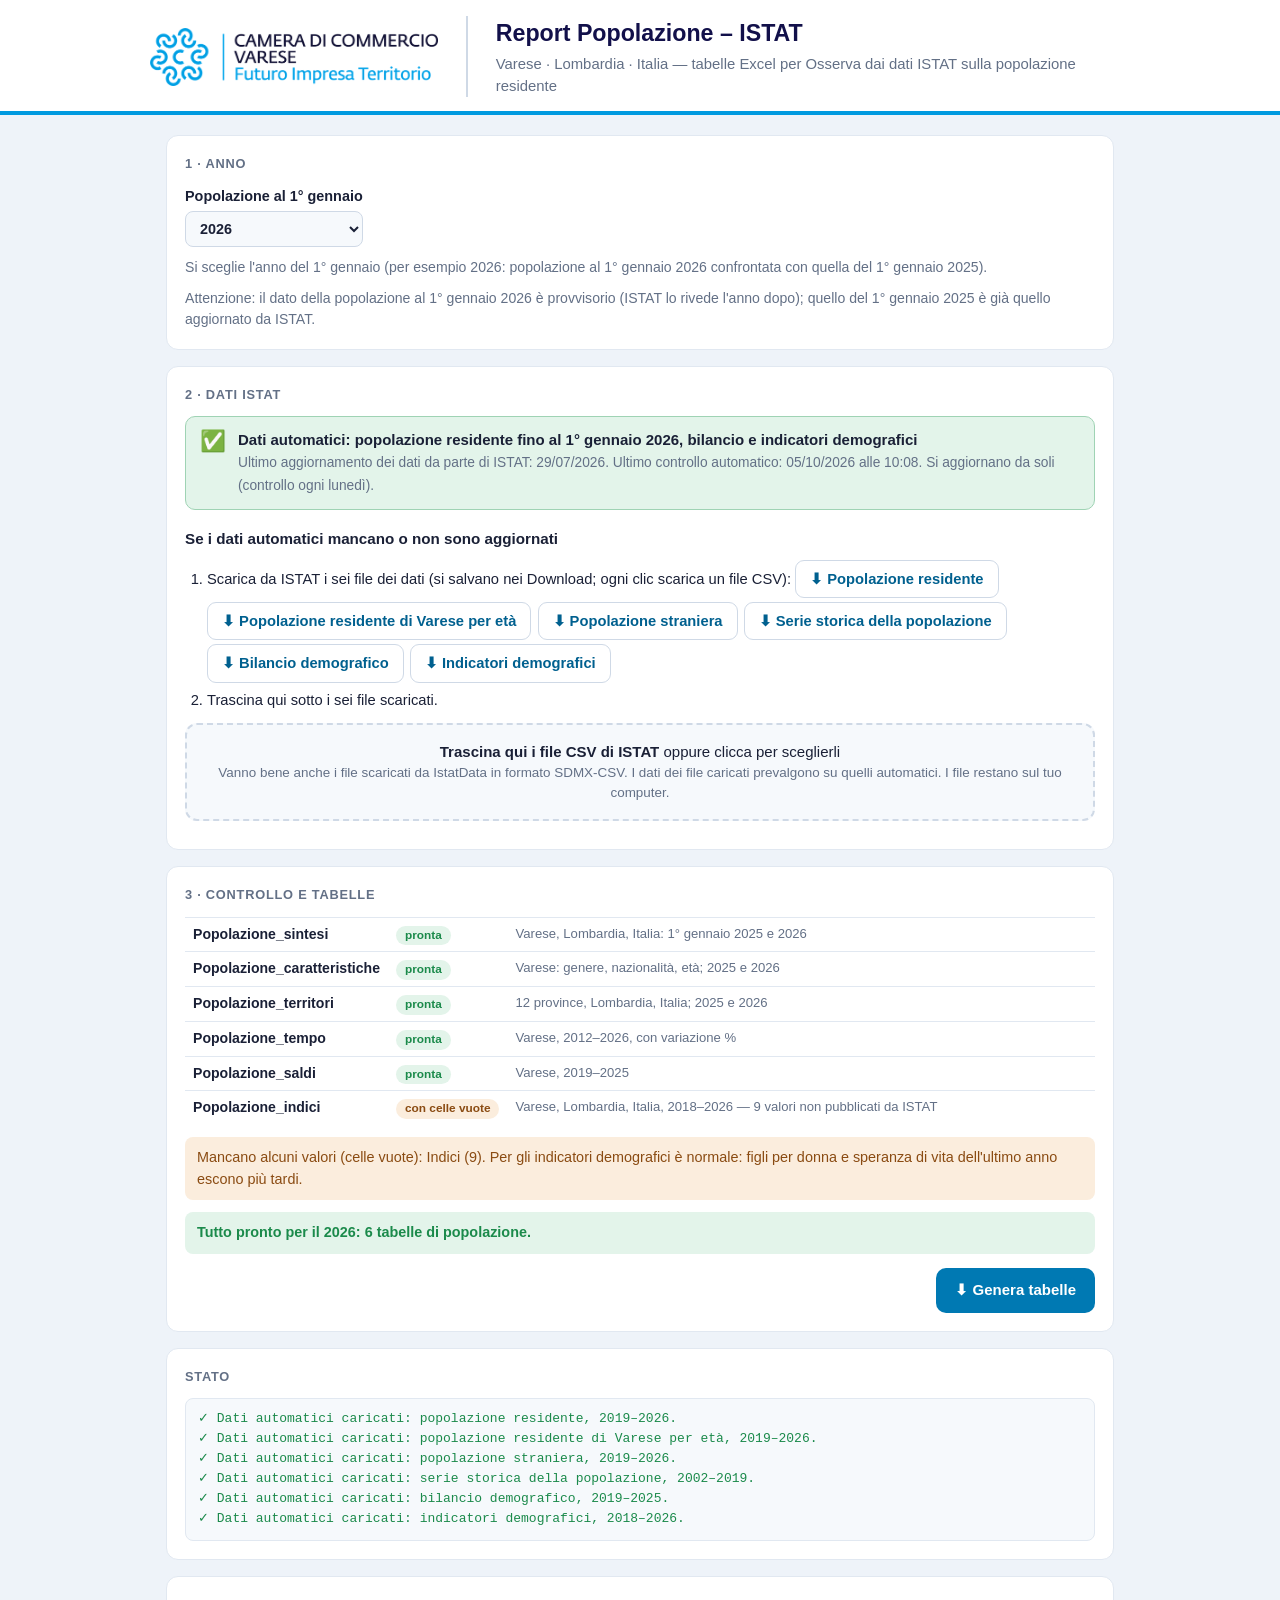
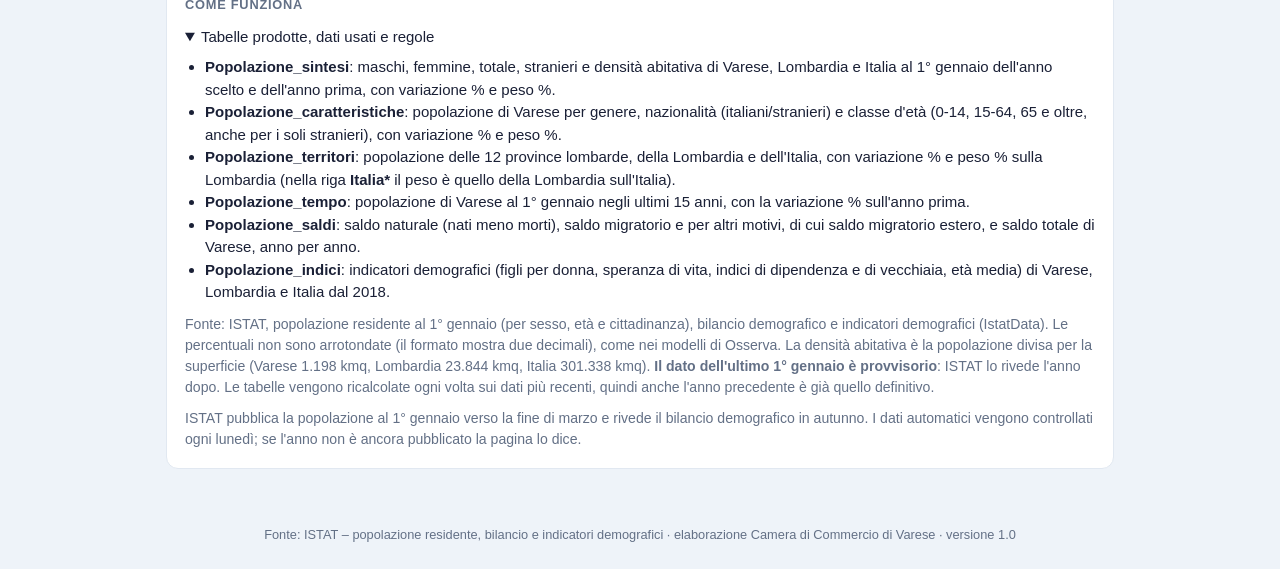
<file: codice/9_Web_Popolazione/index.html>
<!doctype html>
<html lang="it">
<head>
<meta charset="utf-8">
<meta name="viewport" content="width=device-width, initial-scale=1">
<title>Report Popolazione</title>
<style>
  /* colori del logo della Camera di Commercio di Varese: blu notte e azzurro */
  :root {
    --bg: #eef3f9; --surface: #ffffff; --surface-2: #f6f9fc; --line: #e1e8f1; --line-2: #cfd9e6;
    --primary: #0079b3; --primary-d: #00608f; --primary-soft: #e0f2fb; --accent: #009ae0;
    --navy: #12104a; --text: #1a2036; --muted: #637086;
    --ok: #1b8a4b; --ok-soft: #e3f4ea; --err: #c0392b; --err-soft: #fdecea; --warn-soft: #fbeddd; --warn: #8a4b12;
  }
  * { box-sizing: border-box; }
  body { margin: 0; background: var(--bg); color: var(--text);
         font: 15px/1.5 -apple-system, BlinkMacSystemFont, "Segoe UI", Helvetica, Arial, sans-serif; }
  header { background: var(--surface); border-bottom: 4px solid var(--accent); padding: 16px 16px 14px; }
  .wrap { max-width: 980px; margin: 0 auto; padding-inline: 16px; }
  header .wrap { padding-inline: 0; display: flex; align-items: center; gap: 12px 28px; flex-wrap: wrap; }
  header .logo { display: block; height: 58px; width: auto; max-width: 100%; flex: 0 0 auto; }
  header .titolo { border-left: 2px solid var(--line-2); padding-left: 28px; flex: 1 1 320px; min-width: 0; }
  header h1 { margin: 0; font-size: 1.45rem; color: var(--navy); }
  header p { margin: 2px 0 0; color: var(--muted); font-size: .93rem; }
  @media (max-width: 640px) { header .titolo { border-left: 0; padding-left: 0; } header .logo { height: 46px; } }
  main { padding-block: 20px 40px; }
  .card { background: var(--surface); border: 1px solid var(--line); border-radius: 12px; padding: 18px; margin-bottom: 16px; }
  .card h2 { margin: 0 0 12px; font-size: .8rem; letter-spacing: .06em; text-transform: uppercase; color: var(--muted); }
  .card h3 { margin: 18px 0 8px; font-size: .95rem; }
  .riga { display: flex; flex-wrap: wrap; gap: 12px; align-items: flex-end; }
  label.campo { display: flex; flex-direction: column; gap: 4px; font-weight: 600; font-size: .9rem; }
  select { font: inherit; padding: 8px 10px; border: 1px solid var(--line-2); border-radius: 8px; background: var(--surface-2); color: var(--text); min-width: 130px; }
  button { font: inherit; font-weight: 700; border-radius: 10px; padding: 10px 18px; cursor: pointer; border: 1px solid transparent; }
  .primario { background: var(--primary); color: #fff; }
  .primario:hover { background: var(--primary-d); }
  button:disabled { opacity: .5; cursor: not-allowed; }
  .spazio { flex: 1 1 auto; }
  .nota { color: var(--muted); font-size: .88rem; margin: 10px 0 0; }
  #log { background: var(--surface-2); border: 1px solid var(--line); border-radius: 8px; padding: 10px 12px; min-height: 70px; max-height: 360px; overflow: auto;
         font: 13px/1.55 ui-monospace, Menlo, Consolas, monospace; white-space: pre-wrap; margin: 0; }
  .ok { color: var(--ok); } .err { color: var(--err); } .muted { color: var(--muted); } .warn { color: var(--warn); }
  [hidden] { display: none !important; }
  .fonte { display: flex; gap: 12px; align-items: flex-start; border-radius: 10px; padding: 12px 14px; border: 1px solid var(--line); background: var(--surface-2); }
  .fonte.ok { border-color: #9fd3b4; background: var(--ok-soft); color: var(--text); }
  .fonte.warn { border-color: #e0a15a; background: var(--warn-soft); color: var(--text); }
  .fonte .icona { font-size: 1.3rem; line-height: 1.2; }
  .fonte b { display: block; }
  .fonte .dett { font-size: .86rem; color: var(--muted); }
  .passi { margin: 8px 0 0; padding-left: 22px; font-size: .92rem; }
  .passi li { margin: 4px 0; }
  a.bottone { display: inline-block; background: var(--surface); color: var(--primary-d); border: 1px solid var(--line-2); padding: 7px 14px; border-radius: 9px; font-weight: 700; text-decoration: none; margin: 2px 2px 2px 0; }
  a.bottone:hover { border-color: var(--primary); }
  .drop { display: block; border: 2px dashed var(--line-2); border-radius: 12px; padding: 16px; background: var(--surface-2); cursor: pointer; margin-top: 12px; text-align: center; }
  .drop:hover, .drop.sopra { border-color: var(--primary); background: var(--primary-soft); }
  .drop .descr { font-size: .84rem; color: var(--muted); }
  .drop input { display: none; }
  .lista-file { list-style: none; padding: 0; margin: 10px 0 0; font-size: .88rem; }
  .lista-file li { display: flex; justify-content: space-between; gap: 8px; padding: 6px 0; border-top: 1px solid var(--line); }
  .lista-file li.errore { color: var(--err); }
  .togli { background: none; border: 0; padding: 0 2px; font-size: 1rem; line-height: 1; color: var(--muted); cursor: pointer; }
  .togli:hover { color: var(--err); }
  table.controllo { width: 100%; border-collapse: collapse; font-size: .88rem; }
  table.controllo td { padding: 6px 8px; border-top: 1px solid var(--line); vertical-align: top; }
  table.controllo td:first-child { white-space: nowrap; font-weight: 600; }
  table.controllo td:nth-child(2) { white-space: nowrap; }
  table.controllo .dett { color: var(--muted); font-size: .82rem; width: 100%; }
  /* telefono: nome del file, stato e dettaglio uno sotto l'altro (i nomi lunghi non fanno scorrere la pagina di lato) */
  @media (max-width: 600px) {
    table.controllo, table.controllo tbody, table.controllo tr, table.controllo td { display: block; width: auto; }
    table.controllo tr { border-top: 1px solid var(--line); padding: 6px 0; }
    table.controllo td { border-top: 0; padding: 2px 4px; }
    table.controllo td:first-child { white-space: normal; overflow-wrap: anywhere; }
  }
  .badge { display: inline-block; font-size: .74rem; border-radius: 999px; padding: 1px 9px; background: var(--line); color: var(--muted); white-space: nowrap; font-weight: 600; }
  .badge.ok { background: var(--ok-soft); color: var(--ok); }
  .badge.warn { background: var(--warn-soft); color: var(--warn); }
  .badge.err { background: var(--err-soft); color: var(--err); }
  .servono { margin: 12px 0 0; padding: 10px 12px; border-radius: 8px; background: var(--warn-soft); color: var(--warn); font-size: .9rem; }
  .pronto { margin: 12px 0 0; padding: 10px 12px; border-radius: 8px; background: var(--ok-soft); color: var(--ok); font-size: .9rem; font-weight: 600; }
  .file { display: flex; justify-content: space-between; align-items: center; gap: 12px; padding: 8px 0; border-bottom: 1px solid var(--line); flex-wrap: wrap; }
  .file:last-child { border-bottom: 0; }
  .file span { overflow-wrap: anywhere; }
  a.scarica { color: var(--primary-d); font-weight: 700; text-decoration: none; white-space: nowrap; }
  a.scarica:hover { text-decoration: underline; }
  a.zip { display: inline-block; background: var(--primary); color: #fff; padding: 10px 18px; border-radius: 10px; font-weight: 700; text-decoration: none; margin: 0 8px 8px 0; }
  a.zip:hover { background: var(--primary-d); }
  ul { padding-left: 20px; margin: 8px 0; }
  code { font: 600 .84rem ui-monospace, Menlo, Consolas, monospace; }
  footer { color: var(--muted); font-size: .8rem; text-align: center; padding: 0 16px 24px; }
</style>
</head>
<body>
<header><div class="wrap">
  <img class="logo" alt="Camera di Commercio di Varese – Futuro Impresa Territorio" src="[data-uri]">
  <div class="titolo">
    <h1>Report Popolazione – ISTAT</h1>
    <p>Varese · Lombardia · Italia — tabelle Excel per Osserva dai dati ISTAT sulla popolazione residente</p>
  </div>
</div></header>

<main class="wrap">
  <section class="card">
    <h2>1 · Anno</h2>
    <div class="riga">
      <label class="campo">Popolazione al 1° gennaio <select id="anno"></select></label>
    </div>
    <p class="nota" id="notaPeriodo">Si sceglie l'anno del 1° gennaio (per esempio 2026: popolazione al 1° gennaio 2026 confrontata con quella del 1° gennaio 2025).</p>
    <p class="nota" id="notaProvvisorio" hidden></p>
  </section>

  <section class="card">
    <h2>2 · Dati ISTAT</h2>
    <div id="fonte" class="fonte"><span class="icona">⏳</span><div><b>Cerco i dati aggiornati automaticamente…</b></div></div>
    <h3>Se i dati automatici mancano o non sono aggiornati</h3>
    <ol class="passi">
      <li>Scarica da ISTAT i sei file dei dati (si salvano nei Download; ogni clic scarica un file CSV):
        <span id="linkIstat"></span></li>
      <li>Trascina qui sotto i sei file scaricati.</li>
    </ol>
    <label class="drop" id="drop">
      <input type="file" id="scegli" multiple accept=".csv,.txt">
      <b>Trascina qui i file CSV di ISTAT</b> oppure clicca per sceglierli
      <div class="descr">Vanno bene anche i file scaricati da IstatData in formato SDMX-CSV. I dati dei file caricati prevalgono su quelli automatici.
        I file restano sul tuo computer.</div>
    </label>
    <ul class="lista-file" id="listaFile"></ul>
  </section>

  <section class="card">
    <h2>3 · Controllo e tabelle</h2>
    <div id="controllo"></div>
    <div class="riga" style="margin-top:14px">
      <span class="spazio"></span>
      <button id="genera" class="primario" disabled>⬇ Genera tabelle</button>
    </div>
  </section>

  <section class="card">
    <h2>Stato</h2>
    <pre id="log"><span class="muted">In attesa dei dati.</span></pre>
  </section>

  <section class="card" id="risultati" hidden>
    <h2 id="titoloRisultati">File pronti</h2>
    <a id="zip" class="zip" href="#">⬇ Scarica tutto (ZIP)</a>
    <div id="elenco"></div>
  </section>

  <section class="card">
    <h2>Come funziona</h2>
    <details open>
      <summary>Tabelle prodotte, dati usati e regole</summary>
      <ul>
        <li><b>Popolazione_sintesi</b>: maschi, femmine, totale, stranieri e densità abitativa di Varese, Lombardia e Italia al 1° gennaio dell'anno scelto e dell'anno prima, con variazione % e peso %.</li>
        <li><b>Popolazione_caratteristiche</b>: popolazione di Varese per genere, nazionalità (italiani/stranieri) e classe d'età (0-14, 15-64, 65 e oltre, anche per i soli stranieri), con variazione % e peso %.</li>
        <li><b>Popolazione_territori</b>: popolazione delle 12 province lombarde, della Lombardia e dell'Italia, con variazione % e peso % sulla Lombardia (nella riga <b>Italia*</b> il peso è quello della Lombardia sull'Italia).</li>
        <li><b>Popolazione_tempo</b>: popolazione di Varese al 1° gennaio negli ultimi 15 anni, con la variazione % sull'anno prima.</li>
        <li><b>Popolazione_saldi</b>: saldo naturale (nati meno morti), saldo migratorio e per altri motivi, di cui saldo migratorio estero, e saldo totale di Varese, anno per anno.</li>
        <li><b>Popolazione_indici</b>: indicatori demografici (figli per donna, speranza di vita, indici di dipendenza e di vecchiaia, età media) di Varese, Lombardia e Italia dal 2018.</li>
      </ul>
      <p class="nota">Fonte: ISTAT, popolazione residente al 1° gennaio (per sesso, età e cittadinanza), bilancio demografico e indicatori demografici (IstatData).
        Le percentuali non sono arrotondate (il formato mostra due decimali), come nei modelli di Osserva. La densità abitativa è la popolazione divisa per la superficie
        (Varese 1.198 kmq, Lombardia 23.844 kmq, Italia 301.338 kmq).
        <b>Il dato dell'ultimo 1° gennaio è provvisorio</b>: ISTAT lo rivede l'anno dopo. Le tabelle vengono ricalcolate ogni volta sui dati più recenti, quindi anche l'anno
        precedente è già quello definitivo.</p>
      <p class="nota">ISTAT pubblica la popolazione al 1° gennaio verso la fine di marzo e rivede il bilancio demografico in autunno. I dati automatici vengono controllati ogni lunedì;
        se l'anno non è ancora pubblicato la pagina lo dice.</p>
    </details>
  </section>
</main>
<footer>Fonte: ISTAT – popolazione residente, bilancio e indicatori demografici · elaborazione Camera di Commercio di Varese · versione 1.0</footer>

<script id="motore">
"use strict";
/* ==========================================================================
   MOTORE (nessuna libreria esterna: lettura CSV, calcoli, Excel e ZIP)
   Le 6 tabelle riproducono quelle di Osserva (cartella «output osserva» del 2026).
   ========================================================================== */
class ErroreDati extends Error {}

// dati scaricati da ISTAT dall'aggiornamento automatico (GitHub Actions): stessa cartella del sito, oppure il sito pubblicato
const URL_DATI_ONLINE = "https://statisticava.github.io/report-popolazione/dati/";
const URL_ISTAT_DATI = "https://esploradati.istat.it/SDMXWS/rest/data/";
const ANNO_INIZIO = 2018;            // gli indici partono sempre da qui
const ANNO_INIZIO_SALDI = 2019;      // primo anno dei saldi (il bilancio demografico di ISTAT parte dal 2019)
const ANNI_TEMPO = 15;               // la tabella «tempo» tiene 15 anni
const PROVINCIA = "ITC41", REGIONE = "ITC4", ITALIA = "IT";   // ISTAT: Italia = IT
const PROVINCE_REGIONE = [
  ["ITC41", "Varese"], ["ITC42", "Como"], ["ITC44", "Sondrio"], ["ITC45", "Milano"], ["ITC46", "Bergamo"], ["ITC47", "Brescia"],
  ["ITC48", "Pavia"], ["ITC4A", "Cremona"], ["ITC4B", "Mantova"], ["ITC43", "Lecco"], ["ITC49", "Lodi"], ["IT108", "Monza e Brianza"],
];
const NOMI = { [PROVINCIA]: "Varese", [REGIONE]: "Lombardia", [ITALIA]: "Italia" };
const TRE_AREE = [ITALIA, REGIONE, PROVINCIA];            // ordine delle richieste a ISTAT
const AREE_TABELLE = [PROVINCIA, REGIONE, ITALIA];        // ordine delle tabelle di Osserva: Varese, Lombardia, Italia
const AREE_TUTTE = [ITALIA, REGIONE, ...PROVINCE_REGIONE.map(p => p[0])];
// superficie in kmq (stesse cifre del foglio di lavoro dell'ufficio): serve alla densità abitativa
const SUPERFICIE_KMQ = { [PROVINCIA]: 1198, [REGIONE]: 23844, [ITALIA]: 301338 };
// indicatori demografici (DATA_TYPE ISTAT) con le etichette dei modelli di Osserva
const INDICI = [["TFR", "Numero medio di figli per donna"], ["LIFEEXP0M", "Speranza vita dei maschi"], ["LIFEEXP0F", "Speranza di vita delle femmine"],
                ["DEPENDRATE", "Indice di dipendenza strutturale"], ["OLDAGEDEPR", "Indice di dipendenza anziani"], ["AGEINDEX", "Indice di vecchiaia"],
                ["MEANAGEP", "Eta' media"]];
const BILANCIO_NATURALE = "NTGROW_REGOF", BILANCIO_ESTERO = "INTERTNMIG_REGOF", BILANCIO_TOTALE = "TOTAL_BAL";
const ETA_MAX = 100;                 // singole età 0…99 più «100 e oltre» (Y_GE100)
const codiceEta = e => e >= ETA_MAX ? "Y_GE100" : `Y${e}`;

// le tavole ISTAT (stesse richieste di aggiorna_dati.py). tipo: P residenti, F stranieri, S serie storica, B bilancio, X indicatori
const TAVOLE = {
  P: { tipo: "P", nome: "popolazione residente", file: "popolazione_residenti.csv", dataflow: "IT1,22_289_DF_DCIS_POPRES1_1,1.0", inizio: 2019,
       chiave: () => `A.${AREE_TUTTE.join("+")}.JAN.1+2+9.TOTAL.99` },
  E: { tipo: "P", nome: "popolazione residente di Varese per età", file: "popolazione_eta.csv", dataflow: "IT1,22_289_DF_DCIS_POPRES1_1,1.0", inizio: 2019,
       chiave: () => `A.${PROVINCIA}.JAN.9..99` },
  F: { tipo: "F", nome: "popolazione straniera", file: "popolazione_stranieri.csv", dataflow: "IT1,29_7_DF_DCIS_POPSTRRES1_1,1.0", inizio: 2019,
       chiave: () => `A.${TRE_AREE.join("+")}.JAN.9.` },
  S: { tipo: "S", nome: "serie storica della popolazione", file: "popolazione_serie_storica.csv", dataflow: "IT1,164_164_DF_DCIS_RICPOPRES2011_1,1.0", inizio: 2002, fine: 2019,
       chiave: () => `A.${PROVINCIA}.JAN.TOTAL.9.TOTAL` },
  B: { tipo: "B", nome: "bilancio demografico", file: "popolazione_bilancio.csv", dataflow: "IT1,22_315_DF_DCIS_POPORESBIL1_1,1.0", inizio: 2019,
       chiave: () => `A.${PROVINCIA}.${[BILANCIO_NATURALE, BILANCIO_ESTERO, BILANCIO_TOTALE].join("+")}.9` },
  X: { tipo: "X", nome: "indicatori demografici", file: "popolazione_indici.csv", dataflow: "IT1,22_293_DF_DCIS_INDDEMOG1_1,1.0", inizio: ANNO_INIZIO,
       chiave: () => `A.${TRE_AREE.join("+")}.${INDICI.map(i => i[0]).join("+")}` },
};
const urlIstat = (t, annoFine) =>
  `${URL_ISTAT_DATI}${t.dataflow}/${t.chiave()}?startPeriod=${t.inizio}&endPeriod=${t.fine || annoFine}&format=csvfile`;

/* ------------------------------------------------------------------ lettura CSV ISTAT */
function parseCsv(testo) {
  if (testo.charCodeAt(0) === 0xFEFF) testo = testo.slice(1);
  const primaRiga = testo.split(/\r?\n/, 1)[0];
  const sep = [",", ";", "\t"].map(c => [c, primaRiga.split(c).length]).sort((a, b) => b[1] - a[1])[0][0];
  const righe = [];
  let riga = [], campo = "", tra = false;
  for (let i = 0; i < testo.length; i++) {
    const c = testo[i];
    if (tra) {
      if (c === '"') { if (testo[i + 1] === '"') { campo += '"'; i++; } else tra = false; } else campo += c;
    } else if (c === '"') tra = true;
    else if (c === sep) { riga.push(campo); campo = ""; }
    else if (c === "\n" || c === "\r") {
      if (c === "\r" && testo[i + 1] === "\n") i++;
      riga.push(campo); campo = "";
      if (riga.length > 1 || riga[0] !== "") righe.push(riga);
      riga = [];
    } else campo += c;
  }
  if (campo !== "" || riga.length) { riga.push(campo); righe.push(riga); }
  return righe;
}

// la tavola si riconosce dalla colonna DATAFLOW (c'è sia nei file automatici sia in quelli scaricati dal link «csvfile»)
function tipoDaFlusso(flusso) {
  if (/DCIS_POPRES1_\d/.test(flusso)) return "P";
  if (/DCIS_POPSTRRES1_\d/.test(flusso)) return "F";
  if (/DCIS_RICPOPRES2011_1(?!\d)/.test(flusso)) return "S";
  if (/DCIS_POPORESBIL1_\d/.test(flusso)) return "B";
  if (/DCIS_INDDEMOG1_\d/.test(flusso)) return "X";
  return null;
}
const DATA_TYPE_AMMESSI = { P: new Set(["JAN"]), F: new Set(["JAN"]), S: new Set(["JAN"]),
  B: new Set([BILANCIO_NATURALE, BILANCIO_ESTERO, BILANCIO_TOTALE]), X: new Set(INDICI.map(i => i[0])) };
const NOME_TIPO = { P: "popolazione residente", F: "popolazione straniera", S: "serie storica della popolazione", B: "bilancio demografico", X: "indicatori demografici" };

// CSV SDMX di ISTAT (file automatico o file scaricato dal link «csvfile»): le colonne si riconoscono dal nome.
function leggiCsvIstat(testo) {
  const righe = parseCsv(testo);
  if (!righe.length) throw new ErroreDati("Il file è vuoto.");
  const testa = righe[0].map(s => s.trim());
  const pos = n => testa.indexOf(n);
  const obbl = ["DATAFLOW", "REF_AREA", "DATA_TYPE", "TIME_PERIOD", "OBS_VALUE"];
  const mancano = obbl.filter(n => pos(n) < 0);
  if (mancano.length)
    throw new ErroreDati(`Non è un file CSV dei dati ISTAT (mancano le colonne ${mancano.join(", ")}). Servono i file scaricati con i link del punto 2.`);
  const [iF, iA, iT, iP, iV] = obbl.map(pos);
  const iS = pos("SEX"), iE = pos("AGE"), iM = pos("MARITAL_STATUS"), iC = pos("CITIZENSHIP"), iO = pos("OBS_STATUS");
  const valori = new Map(), stati = new Map(), tipi = new Set(), anni = new Set();
  let n = 0;
  for (const r of righe.slice(1)) {
    if (r.length < testa.length) continue;
    const tipo = tipoDaFlusso(r[iF].trim());
    if (!tipo || !DATA_TYPE_AMMESSI[tipo].has(r[iT].trim()) || !/^\d{4}$/.test(r[iP].trim())) continue;
    if (iM >= 0 && r[iM].trim() !== "99") continue;              // stato civile: solo il totale
    if (iC >= 0 && r[iC].trim() !== "TOTAL") continue;           // cittadinanza: solo il totale
    const v = r[iV].trim() === "" ? NaN : Number(r[iV]);
    if (!Number.isFinite(v)) continue;
    const anno = Number(r[iP]);
    const sesso = iS >= 0 ? r[iS].trim() : "", eta = iE >= 0 ? r[iE].trim() : "";
    // chiave: tipo|territorio|sesso|età (per bilancio e indicatori il tipo di dato)|anno
    const chiave = `${tipo}|${r[iA].trim()}|${sesso}|${tipo === "B" || tipo === "X" ? r[iT].trim() : eta}|${anno}`;
    valori.set(chiave, v);
    if (iO >= 0 && r[iO].trim()) stati.set(chiave, r[iO].trim());
    tipi.add(tipo); anni.add(anno); n++;
  }
  if (!n) throw new ErroreDati("Nel file non ci sono valori annuali dei dati usati dalla pagina (popolazione residente e straniera al 1° gennaio, serie storica, bilancio e indicatori demografici).");
  const ord = [...anni].sort((a, b) => a - b);
  return { valori, stati, tipi: [...tipi], primo: ord[0], ultimo: ord[ord.length - 1], righe: n, descr: [...tipi].map(t => NOME_TIPO[t]).join(" e ") };
}

class DatiPopolazione {
  constructor() { this.valori = new Map(); this.stati = new Map(); }
  aggiungi(letto) { for (const [k, v] of letto.valori) this.valori.set(k, v); for (const [k, s] of letto.stati) this.stati.set(k, s); }
  _v(chiave) { const v = this.valori.get(chiave); return v === undefined ? null : v; }
  residenti(area, sesso, anno) { return this._v(`P|${area}|${sesso}|TOTAL|${anno}`); }
  stranieri(area, anno) { return this._v(`F|${area}|9|TOTAL|${anno}`); }
  // somma delle singole età da..a (a = 100 include «100 e oltre»); null se manca anche una sola età
  fascia(tipo, area, anno, da, a) {
    let s = 0;
    for (let e = da; e <= Math.min(a, ETA_MAX); e++) {
      const v = this._v(`${tipo}|${area}|9|${codiceEta(e)}|${anno}`);
      if (v === null) return null;
      s += v;
    }
    return s;
  }
  // popolazione di Varese: dal 2019 la tavola «al 1° gennaio», prima la serie ricostruita (ISTAT, anni 2002-2019)
  serie(anno) { const v = this.residenti(PROVINCIA, "9", anno); return v !== null ? v : this._v(`S|${PROVINCIA}|9|TOTAL|${anno}`); }
  bilancio(tipoDato, anno) { return this._v(`B|${PROVINCIA}|9|${tipoDato}|${anno}`); }
  indice(area, tipoDato, anno) { return this._v(`X|${area}||${tipoDato}|${anno}`); }
  provvisorio(anno) { return this.stati.get(`P|${PROVINCIA}|9|TOTAL|${anno}`) === "e"; }
  anniResidenti() {
    const s = new Set();
    for (const k of this.valori.keys()) { const p = k.split("|"); if (p[0] === "P" && p[1] === PROVINCIA && p[2] === "9" && p[3] === "TOTAL") s.add(Number(p[4])); }
    return [...s].sort((a, b) => a - b);
  }
}

/* ------------------------------------------------------------------ controlli */
// cosa serve perché un anno si possa fare: ritorna null se c'è tutto, altrimenti il messaggio
function mancaPerAnno(D, anno) {
  for (const y of [anno, anno - 1]) {
    for (const area of AREE_TUTTE)
      for (const s of ["1", "2", "9"])
        if (D.residenti(area, s, y) === null) return `la popolazione residente al 1° gennaio ${y} (${NOMI[area] || area}, sesso ${s})`;
    for (const area of TRE_AREE)
      if (D.stranieri(area, y) === null) return `la popolazione straniera al 1° gennaio ${y} (${NOMI[area]})`;
    for (const tipo of ["P", "F"]) {
      const f = D.fascia(tipo, PROVINCIA, y, 0, ETA_MAX);
      if (f === null) return `la popolazione di Varese per età al 1° gennaio ${y}`;
      const tot = tipo === "P" ? D.residenti(PROVINCIA, "9", y) : D.stranieri(PROVINCIA, y);
      if (f !== tot) return `coerenza delle età (la somma delle età di Varese ${y}, ${tipo === "P" ? "residenti" : "stranieri"}, è ${f} invece di ${tot})`;
    }
  }
  for (let y = anno - ANNI_TEMPO; y <= anno; y++)
    if (D.serie(y) === null) return `la popolazione di Varese al 1° gennaio ${y}`;
  return null;
}
function ultimoAnno(D) {
  const ok = D.anniResidenti().filter(a => mancaPerAnno(D, a) === null);
  return ok.length ? ok[ok.length - 1] : null;
}
function controllaAnno(D, anno) {
  if (!Number.isInteger(anno) || anno <= ANNO_INIZIO)
    return { ok: false, errore: `L'anno deve essere successivo al ${ANNO_INIZIO}.` };
  const ultimo = ultimoAnno(D), anni = D.anniResidenti();
  const manca = mancaPerAnno(D, anno);
  if (manca) {
    const ult = anni.length ? ` (ultimo anno disponibile: ${anni[anni.length - 1]})` : "";
    return { ok: false, ultimo, errore: D.residenti(PROVINCIA, "9", anno) === null
      ? `ISTAT non ha ancora pubblicato la popolazione al 1° gennaio ${anno}${ult}.` : `Mancano dei dati ISTAT per il ${anno}: ${manca}.` };
  }
  return { ok: true, ultimo };
}

/* ------------------------------------------------------------------ tabelle (specifica = modelli di Osserva) */
const SX = ["left", "center", true], DX = ["right", "center", true];
const G = ["General", null];
const contaVuoti = righe => righe.reduce((n, r) => n + r.filter(v => v === null).length, 0);
// celle vuote «per sbaglio»: quelle che i modelli lasciano vuote di proposito (variazione e peso della densità) non contano
const vuoti = tab => Math.max(0, contaVuoti(tab.righe) - (tab.vuotiPrevisti || 0));
// variazione % e peso %: valori non arrotondati (il formato mostra 2 decimali), come nei modelli
const variazione = (rec, prec) => rec === null || prec === null || prec === 0 ? null : (rec / prec - 1) * 100;
const peso = (v, tot) => v === null || tot === null || tot === 0 ? null : v / tot * 100;

function tabSintesi(D, anno) {
  const righe = []; let n = 0;
  const formatiCelle = {};
  for (const area of AREE_TABELLE) {
    const val = y => [D.residenti(area, "1", y), D.residenti(area, "2", y), D.residenti(area, "9", y), D.stranieri(area, y)];
    const prec = val(anno - 1), rec = val(anno);
    ["Maschi", "Femmine", "Totale", "Stranieri"].forEach((nome, i) =>
      righe.push([++n, NOMI[area], nome, prec[i], rec[i], variazione(rec[i], prec[i]), peso(rec[i], rec[2])]));
    const dens = y => { const p = D.residenti(area, "9", y); return p === null ? null : p / SUPERFICIE_KMQ[area]; };
    righe.push([++n, NOMI[area], "Densità abitativa", dens(anno - 1), dens(anno), null, null]);
    formatiCelle[`${righe.length + 1},4`] = "0.00"; formatiCelle[`${righe.length + 1},5`] = "0.00";
  }
  return { foglio: "Foglio1", nomeFile: "Popolazione_sintesi.xlsx", righe, formatiCelle, vuotiPrevisti: 6, altezzaIntest: 30, intestACapoDa: 4, intestACapoA: 5,
    intest: ["Ordine", "Territori", "Popolazione", "periodo passato", "periodo recente", "T.var.%", "Peso%"],
    colonne: [G, G, G, G, G, ["0.00", null], ["0.00", null]],
    larghezze: { D: 9.57, E: 12.86 } };
}
function tabCaratteristiche(D, anno) {
  const V = PROVINCIA;
  const f = y => {
    const tot = D.residenti(V, "9", y), str = D.stranieri(V, y);
    return { M: D.residenti(V, "1", y), F: D.residenti(V, "2", y), T: tot, S: str, I: tot === null || str === null ? null : tot - str,
             e1: D.fascia("P", V, y, 0, 14), e2: D.fascia("P", V, y, 15, 64), e3: D.fascia("P", V, y, 65, ETA_MAX),
             s1: D.fascia("F", V, y, 0, 14), s2: D.fascia("F", V, y, 15, 64), s3: D.fascia("F", V, y, 65, ETA_MAX) };
  };
  const p = f(anno - 1), r = f(anno);
  // [nome, chiave, chiave del totale del blocco]
  const voci = [["Maschi", "M", "T"], ["Femmine", "F", "T"], ["Totale genere", "T", "T"],
                ["Italiani", "I", "T"], ["Stranieri", "S", "T"], ["Totale nazionalità", "T", "T"],
                ["0-14", "e1", "T"], ["15-64", "e2", "T"], ["65 e oltre", "e3", "T"], ["Totale età", "T", "T"],
                ["Stranieri 0-14", "s1", "S"], ["Stranieri 15-64", "s2", "S"], ["Stranieri 65 e oltre", "s3", "S"], ["Totale stranieri età", "S", "S"]];
  const righe = voci.map(([nome, k, kt], i) => [i + 1, nome, p[k], r[k], variazione(r[k], p[k]), peso(r[k], r[kt])]);
  return { foglio: "Foglio1", nomeFile: "Popolazione_caratteristiche.xlsx", righe, stileIntest: true,
    intest: ["Ordine", "Caratteristiche", anno - 1, anno, "T.var.%", "Peso %"],
    colonne: [G, G, G, G, ["0.00", null], ["0.00", null]],
    larghezze: { B: 16.57 } };
}
function tabTerritori(D, anno) {
  const aree = [...PROVINCE_REGIONE, [REGIONE, NOMI[REGIONE]], [ITALIA, "Italia*"]];
  const lomb = D.residenti(REGIONE, "9", anno), ita = D.residenti(ITALIA, "9", anno);
  const righe = aree.map(([area, nome], i) => {
    const rec = D.residenti(area, "9", anno), prec = D.residenti(area, "9", anno - 1);
    // peso: sul totale della Lombardia; per l'Italia il peso della Lombardia sull'Italia (come nel modello)
    return [i + 1, nome, prec, rec, variazione(rec, prec), area === ITALIA ? peso(lomb, ita) : peso(rec, lomb)];
  });
  return { foglio: "Foglio1", nomeFile: "Popolazione_territori.xlsx", righe, stileIntest: true,
    intest: ["Ordine", "Territorio", anno - 1, anno, "T.var. %", "Peso %"],
    colonne: [G, ["General", SX], ["0", DX], ["0", DX], ["0.00", DX], ["0.00", DX]],
    larghezze: { B: 21.43, C: 12.43, E: 11.43 } };
}
function tabTempo(D, anno) {
  const righe = [];
  for (let y = anno - ANNI_TEMPO + 1; y <= anno; y++) righe.push([y, D.serie(y), variazione(D.serie(y), D.serie(y - 1))]);
  return { foglio: "Foglio1", nomeFile: "Popolazione_tempo.xlsx", righe, stileIntest: true,
    intest: ["Anno", "Popolazione", "T.var %"],
    colonne: [["General", SX], ["0", null], ["0.00", null]],
    larghezze: { B: 14.57 } };
}
function tabSaldi(D, anno) {
  const righe = [];
  for (let y = ANNO_INIZIO_SALDI; y < anno; y++) {
    const nat = D.bilancio(BILANCIO_NATURALE, y), estero = D.bilancio(BILANCIO_ESTERO, y);
    const a = D.serie(y), b = D.serie(y + 1);
    const tot = a === null || b === null ? null : b - a;      // saldo totale = variazione della popolazione fra i due 1° gennaio
    righe.push([y, nat, tot === null || nat === null ? null : tot - nat, estero, tot]);
  }
  return { foglio: "Foglio1", nomeFile: "Popolazione_saldi.xlsx", righe,
    intest: ["Anno", "Saldo naturale", "Saldo migratorio e per altri motivi", "Di cui: saldo migratorio estero", "Saldo Totale"],
    colonne: [G, G, G, G, G],
    larghezze: { B: 12.57, C: 28.57, D: 25.86, E: 11.14 } };
}
function tabIndici(D, anno) {
  const righe = []; let n = 0;
  const anni = []; for (let y = ANNO_INIZIO; y <= anno; y++) anni.push(y);
  for (const area of AREE_TABELLE)
    for (const [codice, nome] of INDICI) righe.push([++n, NOMI[area], nome, ...anni.map(y => D.indice(area, codice, y))]);
  return { foglio: "Foglio2", nomeFile: "Popolazione_indici.xlsx", righe,
    intest: ["Ordine", "Territorio", "Indici", ...anni],
    colonne: [G, G, G, ...anni.map(() => ["0.00", null])],
    larghezze: { C: 34.43, D: 10 } };
}
const TABELLE = [["Sintesi", tabSintesi], ["Caratteristiche", tabCaratteristiche], ["Territori", tabTerritori],
                 ["Tempo", tabTempo], ["Saldi", tabSaldi], ["Indici", tabIndici]];
const CARTELLA = "Report_popolazione_";

/* ------------------------------------------------------------------ generazione completa */
function generaReport(dati, anno, ctx = {}) {
  const log = ctx.log || (() => {});
  anno = Number(anno);
  const c = controllaAnno(dati, anno);
  if (!c.ok) throw new ErroreDati(c.errore);
  const file = [], errori = [];
  for (const [nome, fn] of TABELLE) {
    try {
      const tab = fn(dati, anno);
      tab.mancanti = vuoti(tab);
      file.push({ nome: tab.nomeFile, dati: creaXlsx(tab), tab });
      log(tab.nomeFile, "ok");
      if (tab.mancanti) log(`${nome}: ${tab.mancanti} valori non pubblicati da ISTAT (celle vuote)`, "muted");
    } catch (e) { errori.push(nome); log(`${nome}: ${e.message}`, "err"); }
  }
  return { cartella: `${CARTELLA}${anno}`, file, errori };
}

/* ------------------------------------------------------------------ Excel (.xlsx) con gli stili dei modelli */
const enc = new TextEncoder();
const xmlEsc = s => String(s).replace(/[\x00-\x08\x0B\x0C\x0E-\x1F]/g, "")
  .replace(/&/g, "&amp;").replace(/</g, "&lt;").replace(/>/g, "&gt;").replace(/"/g, "&quot;");
function colonna(n) { let s = ""; while (n > 0) { const m = (n - 1) % 26; s = String.fromCharCode(65 + m) + s; n = Math.floor((n - 1) / 26); } return s; }
function colDaLettere(l) { let n = 0; for (let i = 0; i < l.length; i++) n = n * 26 + l.charCodeAt(i) - 64; return n; }

// registro degli stili di una cartella di lavoro: (formato numerico, grassetto, allineamento) -> indice di cellXfs
function nuovoRegistroStili() {
  const predefiniti = { "General": 0, "0": 1, "0.00": 2, "#,##0": 3 };
  const personalizzati = new Map(), xfs = [{ numId: 0, bold: false, al: null }], indice = new Map([["General|0|", 0]]);
  return {
    stile(fmt, bold, al) {
      const chiave = `${fmt}|${bold ? 1 : 0}|${al ? al.join(",") : ""}`;
      if (indice.has(chiave)) return indice.get(chiave);
      let numId = predefiniti[fmt];
      if (numId === undefined) { if (!personalizzati.has(fmt)) personalizzati.set(fmt, 164 + personalizzati.size); numId = personalizzati.get(fmt); }
      xfs.push({ numId, bold: !!bold, al });
      indice.set(chiave, xfs.length - 1);
      return xfs.length - 1;
    },
    xml() {
      const nf = [...personalizzati].map(([f, id]) => `<numFmt numFmtId="${id}" formatCode="${xmlEsc(f)}"/>`).join("");
      const xf = xfs.map(x => `<xf numFmtId="${x.numId}" fontId="${x.bold ? 1 : 0}" fillId="0" borderId="0" xfId="0"${x.numId ? ' applyNumberFormat="1"' : ""}${x.bold ? ' applyFont="1"' : ""}${x.al ? ' applyAlignment="1"' : ""}>`
        + (x.al ? `<alignment${x.al[0] ? ` horizontal="${x.al[0]}"` : ""}${x.al[1] ? ` vertical="${x.al[1]}"` : ""}${x.al[2] ? ' wrapText="1"' : ""}/>` : "") + "</xf>").join("");
      return `<?xml version="1.0" encoding="UTF-8" standalone="yes"?>
<styleSheet xmlns="http://schemas.openxmlformats.org/spreadsheetml/2006/main">
${nf ? `<numFmts count="${personalizzati.size}">${nf}</numFmts>` : ""}<fonts count="2"><font><sz val="11"/><name val="Calibri"/><family val="2"/></font><font><b/><sz val="11"/><name val="Calibri"/><family val="2"/></font></fonts>
<fills count="2"><fill><patternFill patternType="none"/></fill><fill><patternFill patternType="gray125"/></fill></fills>
<borders count="1"><border><left/><right/><top/><bottom/><diagonal/></border></borders>
<cellStyleXfs count="1"><xf numFmtId="0" fontId="0" fillId="0" borderId="0"/></cellStyleXfs>
<cellXfs count="${xfs.length}">${xf}</cellXfs>
<cellStyles count="1"><cellStyle name="Normal" xfId="0" builtinId="0"/></cellStyles>
</styleSheet>`;
    },
  };
}

const HEAD = ["General", true, ["center", "center", true]];    // intestazione: grassetto, centrata, a capo
function foglioXml(tab, reg) {
  const attr = (ref, s) => `<c r="${ref}"${s ? ` s="${s}"` : ""}`;
  const testo = (ref, s, t) => `${attr(ref, s)} t="inlineStr"><is><t xml:space="preserve">${xmlEsc(t)}</t></is></c>`;
  const cella = (ref, s, v) => v === null || v === undefined ? (s ? `${attr(ref, s)}/>` : "")
    : typeof v === "number" ? (Number.isFinite(v) ? `${attr(ref, s)}><v>${String(Object.is(v, -0) ? 0 : v)}</v></c>` : (s ? `${attr(ref, s)}/>` : ""))
    : testo(ref, s, v);
  let righe = `<row r="1"${tab.altezzaIntest ? ` ht="${tab.altezzaIntest}" customHeight="1"` : ""}>`;
  tab.intest.forEach((h, j) => {
    const fmt = (tab.formatiIntest && tab.formatiIntest[j + 1]) || "General";
    const s = tab.stileIntest ? reg.stile(fmt, true, HEAD[2]) : tab.intestGrassetto ? reg.stile(fmt, true, null) : reg.stile(fmt, false, tab.intestACapoDa && j + 1 >= tab.intestACapoDa && j + 1 <= (tab.intestACapoA || 99) ? [null, null, true] : null);
    righe += cella(colonna(j + 1) + "1", s, h);
  });
  righe += "</row>";
  tab.righe.forEach((r, i) => {
    const nr = i + 2;
    righe += `<row r="${nr}">` + r.map((v, j) => {
      const [fmt, al] = tab.colonne[j];
      const f = (tab.formatiCelle && tab.formatiCelle[`${nr},${j + 1}`]) || fmt;
      return cella(colonna(j + 1) + nr, reg.stile(f, false, al), v);
    }).join("") + "</row>";
  });
  const cols = Object.entries(tab.larghezze || {}).sort((a, b) => colDaLettere(a[0]) - colDaLettere(b[0]))
    .map(([l, w]) => { const n = colDaLettere(l); return `<col min="${n}" max="${n}" width="${w}" customWidth="1"/>`; }).join("");
  return `<?xml version="1.0" encoding="UTF-8" standalone="yes"?>
<worksheet xmlns="http://schemas.openxmlformats.org/spreadsheetml/2006/main" xmlns:r="http://schemas.openxmlformats.org/officeDocument/2006/relationships">
${tab.riquadro ? '<sheetViews><sheetView workbookViewId="0"><pane ySplit="1" topLeftCell="A2" activePane="bottomLeft" state="frozen"/></sheetView></sheetViews>\n' : ""}<sheetFormatPr defaultRowHeight="15"/>
${cols ? `<cols>${cols}</cols>` : ""}<sheetData>${righe}</sheetData>
</worksheet>`;
}

// tab -> file .xlsx (un foglio)
function creaXlsx(tab) {
  const reg = nuovoRegistroStili();
  const foglio = foglioXml(tab, reg);      // prima il foglio: registra gli stili usati
  const parti = [
    ["[Content_Types].xml", `<?xml version="1.0" encoding="UTF-8" standalone="yes"?>
<Types xmlns="http://schemas.openxmlformats.org/package/2006/content-types"><Default Extension="rels" ContentType="application/vnd.openxmlformats-package.relationships+xml"/><Default Extension="xml" ContentType="application/xml"/><Override PartName="/xl/workbook.xml" ContentType="application/vnd.openxmlformats-officedocument.spreadsheetml.sheet.main+xml"/><Override PartName="/xl/worksheets/sheet1.xml" ContentType="application/vnd.openxmlformats-officedocument.spreadsheetml.worksheet+xml"/><Override PartName="/xl/styles.xml" ContentType="application/vnd.openxmlformats-officedocument.spreadsheetml.styles+xml"/></Types>`],
    ["_rels/.rels", `<?xml version="1.0" encoding="UTF-8" standalone="yes"?>
<Relationships xmlns="http://schemas.openxmlformats.org/package/2006/relationships"><Relationship Id="rId1" Type="http://schemas.openxmlformats.org/officeDocument/2006/relationships/officeDocument" Target="xl/workbook.xml"/></Relationships>`],
    ["xl/workbook.xml", `<?xml version="1.0" encoding="UTF-8" standalone="yes"?>
<workbook xmlns="http://schemas.openxmlformats.org/spreadsheetml/2006/main" xmlns:r="http://schemas.openxmlformats.org/officeDocument/2006/relationships"><sheets><sheet name="${xmlEsc(tab.foglio)}" sheetId="1" r:id="rId1"/></sheets></workbook>`],
    ["xl/_rels/workbook.xml.rels", `<?xml version="1.0" encoding="UTF-8" standalone="yes"?>
<Relationships xmlns="http://schemas.openxmlformats.org/package/2006/relationships"><Relationship Id="rId1" Type="http://schemas.openxmlformats.org/officeDocument/2006/relationships/worksheet" Target="worksheets/sheet1.xml"/><Relationship Id="rId2" Type="http://schemas.openxmlformats.org/officeDocument/2006/relationships/styles" Target="styles.xml"/></Relationships>`],
    ["xl/styles.xml", reg.xml()],
    ["xl/worksheets/sheet1.xml", foglio],
  ];
  return creaZip(parti.map(([nome, t]) => ({ nome, dati: enc.encode(t) })));
}

/* ------------------------------------------------------------------ ZIP (senza compressione) */
const CRC_TAB = (() => { const t = new Uint32Array(256); for (let n = 0; n < 256; n++) { let c = n; for (let k = 0; k < 8; k++) c = c & 1 ? 0xEDB88320 ^ (c >>> 1) : c >>> 1; t[n] = c >>> 0; } return t; })();
function crc32(b) { let c = 0xFFFFFFFF; for (let i = 0; i < b.length; i++) c = CRC_TAB[(c ^ b[i]) & 0xFF] ^ (c >>> 8); return (c ^ 0xFFFFFFFF) >>> 0; }

function creaZip(voci, data = new Date()) {
  const ora = ((data.getHours() << 11) | (data.getMinutes() << 5) | Math.floor(data.getSeconds() / 2)) & 0xFFFF;
  const giorno = (((data.getFullYear() - 1980) << 9) | ((data.getMonth() + 1) << 5) | data.getDate()) & 0xFFFF;
  const parti = [], centrale = [];
  let offset = 0;
  for (const v of voci) {
    const nome = enc.encode(v.nome), crc = crc32(v.dati), dim = v.dati.length;
    const lh = new DataView(new ArrayBuffer(30));
    lh.setUint32(0, 0x04034b50, true); lh.setUint16(4, 20, true); lh.setUint16(6, 0x0800, true); lh.setUint16(8, 0, true);
    lh.setUint16(10, ora, true); lh.setUint16(12, giorno, true); lh.setUint32(14, crc, true);
    lh.setUint32(18, dim, true); lh.setUint32(22, dim, true); lh.setUint16(26, nome.length, true); lh.setUint16(28, 0, true);
    parti.push(new Uint8Array(lh.buffer), nome, v.dati);
    const ch = new DataView(new ArrayBuffer(46));
    ch.setUint32(0, 0x02014b50, true); ch.setUint16(4, 20, true); ch.setUint16(6, 20, true); ch.setUint16(8, 0x0800, true);
    ch.setUint16(10, 0, true); ch.setUint16(12, ora, true); ch.setUint16(14, giorno, true); ch.setUint32(16, crc, true);
    ch.setUint32(20, dim, true); ch.setUint32(24, dim, true); ch.setUint16(28, nome.length, true);
    ch.setUint32(42, offset, true);
    centrale.push(new Uint8Array(ch.buffer), nome);
    offset += 30 + nome.length + dim;
  }
  const dimCentrale = centrale.reduce((s, a) => s + a.length, 0);
  const fine = new DataView(new ArrayBuffer(22));
  fine.setUint32(0, 0x06054b50, true); fine.setUint16(8, voci.length, true); fine.setUint16(10, voci.length, true);
  fine.setUint32(12, dimCentrale, true); fine.setUint32(16, offset, true);
  const tutte = [...parti, ...centrale, new Uint8Array(fine.buffer)];
  const out = new Uint8Array(tutte.reduce((s, a) => s + a.length, 0));
  let p = 0;
  for (const a of tutte) { out.set(a, p); p += a.length; }
  return out;
}

if (typeof module !== "undefined" && module.exports) {
  module.exports = { ErroreDati, TAVOLE, TABELLE, PROVINCE_REGIONE, ANNO_INIZIO, ANNO_INIZIO_SALDI, ANNI_TEMPO, INDICI, SUPERFICIE_KMQ, URL_DATI_ONLINE,
                     parseCsv, leggiCsvIstat, DatiPopolazione, ultimoAnno, controllaAnno, mancaPerAnno, generaReport, creaXlsx, creaZip, urlIstat, variazione, peso };
}
</script>

<script>
"use strict";
/* ==========================================================================
   INTERFACCIA
   ========================================================================== */
(function () {
  const $ = id => document.getElementById(id);
  const XLSX = "application/vnd.openxmlformats-officedocument.spreadsheetml.sheet";
  const stato = { auto: new Map(), autoInfo: null, cerco: true, file: [], dati: new DatiPopolazione(), sceltaUtente: false, url: [] };
  const tavole = Object.values(TAVOLE);

  function log(msg, tag) {
    const el = $("log");
    if (el.dataset.vuoto !== "no") { el.textContent = ""; el.dataset.vuoto = "no"; }
    const riga = document.createElement("span");
    const sim = tag === "ok" ? "✓ " : tag === "err" ? "✗ " : tag === "warn" ? "⚠ " : tag === "muted" ? "ℹ " : "";
    riga.className = tag || "";
    riga.textContent = sim + msg + "\n";
    el.appendChild(riga);
    el.scrollTop = el.scrollHeight;
  }
  const esc = s => String(s).replace(/&/g, "&amp;").replace(/</g, "&lt;").replace(/>/g, "&gt;");
  const fmtData = d => d.toLocaleDateString("it-IT") + " alle " + d.toLocaleTimeString("it-IT", { hour: "2-digit", minute: "2-digit" });

  /* ---------- anno */
  function riempiAnni(ultimo) {
    const sel = $("anno"), attuale = sel.value;
    sel.innerHTML = "";
    const massimo = ultimo || new Date().getFullYear();
    for (let a = massimo; a > ANNO_INIZIO; a--) sel.add(new Option(String(a), String(a)));
    if (attuale && [...sel.options].some(o => o.value === attuale)) sel.value = attuale;
  }
  function annoPredefinito() {
    const u = ultimoAnno(stato.dati);
    riempiAnni(u);
    if (u && !stato.sceltaUtente) $("anno").value = String(u);
  }

  /* ---------- dati */
  function ricostruisci() {
    const d = new DatiPopolazione();
    for (const a of [...stato.auto.values(), ...stato.file]) if (a.valori) d.aggiungi(a);
    stato.dati = d;
    $("risultati").hidden = true;      // i file generati prima potrebbero non corrispondere più ai dati
    annoPredefinito();
    aggiorna();
  }

  // all'apertura carica i file dei dati (dati/…csv nella stessa cartella, oppure dal sito pubblicato)
  async function caricaAutomatici() {
    const basi = location.protocol === "file:" ? [URL_DATI_ONLINE] : ["dati/", URL_DATI_ONLINE];
    for (const t of tavole) {
      for (const base of basi) {
        try {
          const r = await fetch(base + t.file, { cache: "no-store" });
          if (!r.ok) throw new Error(`HTTP ${r.status}`);
          const letto = leggiCsvIstat(await r.text());
          if (!stato.autoInfo) {
            try { const ri = await fetch(base + "aggiornamento.json", { cache: "no-store" }); if (ri.ok) stato.autoInfo = await ri.json(); } catch (e) { /* facoltativo */ }
          }
          stato.auto.set(t.file, letto);
          log(`Dati automatici caricati: ${t.nome}, ${letto.primo}–${letto.ultimo}.`, "ok");
          break;
        } catch (e) { /* si prova l'indirizzo successivo */ }
      }
      if (!stato.auto.has(t.file)) log(`Dati automatici (${t.nome}) non raggiungibili: scarica i file e trascinali nella pagina (punto 2).`, "warn");
    }
    stato.cerco = false;
    ricostruisci();
  }

  function mostraFonte() {
    const el = $("fonte");
    const annoFine = new Date().getFullYear();
    $("linkIstat").innerHTML = tavole.map(t => `<a class="bottone" href="${esc(urlIstat(t, annoFine))}" rel="noopener">⬇ ${esc(t.nome[0].toUpperCase() + t.nome.slice(1))}</a>`).join(" ");
    const mancanti = tavole.filter(t => !stato.auto.has(t.file));
    if (!mancanti.length) {
      const info = stato.autoInfo || {};
      const agg = tavole.map(t => info[t.file.replace(/\.csv$/, "")] && info[t.file.replace(/\.csv$/, "")].ultimo_aggiornamento_istat).filter(Boolean).sort().pop();
      const contr = info.controllato ? new Date(info.controllato) : null;
      const u = ultimoAnno(stato.dati);
      el.className = "fonte ok";
      el.innerHTML = `<span class="icona">✅</span><div><b>Dati automatici: popolazione residente fino al 1° gennaio ${u || "—"}, bilancio e indicatori demografici</b>
        <span class="dett">${agg ? `Ultimo aggiornamento dei dati da parte di ISTAT: ${esc(new Date(agg).toLocaleDateString("it-IT"))}. ` : ""}${contr ? `Ultimo controllo automatico: ${esc(fmtData(contr))}. ` : ""}
        Si aggiornano da soli (controllo ogni lunedì).</span></div>`;
    } else if (stato.cerco) {
      el.className = "fonte";
      el.innerHTML = `<span class="icona">⏳</span><div><b>Cerco i dati aggiornati automaticamente…</b></div>`;
    } else {
      el.className = "fonte warn";
      el.innerHTML = `<span class="icona">⚠️</span><div><b>Dati automatici (${esc(mancanti.map(t => t.nome).join(", "))}) non disponibili</b>
        <span class="dett">${location.protocol === "file:" ? "La pagina è aperta dal computer e il sito con i dati automatici non risponde. " : ""}Scarica i file da ISTAT e trascinali qui sotto (passi 1 e 2).</span></div>`;
    }
  }

  function mostraFile() {
    const ul = $("listaFile");
    ul.innerHTML = "";
    stato.file.forEach((f, i) => {
      const li = document.createElement("li");
      if (f.errore) li.className = "errore";
      li.innerHTML = `<span>${f.errore ? "✗" : "✓"} <b>${esc(f.nome)}</b> — ${f.errore ? esc(f.errore) : `${esc(f.descr)}, ${f.primo}–${f.ultimo}`}</span>`;
      const b = document.createElement("button");
      b.className = "togli"; b.title = "Togli"; b.textContent = "✕";
      b.onclick = () => { stato.file.splice(i, 1); mostraFile(); ricostruisci(); };
      li.appendChild(b);
      ul.appendChild(li);
    });
  }

  async function caricaFile(lista) {
    for (const file of lista) {
      log(`Leggo ${file.name}…`, "muted");
      await new Promise(r => setTimeout(r, 20));
      try {
        if (/\.(xlsx?|zip|7z)$/i.test(file.name)) throw new ErroreDati("Servono i file CSV dei dati (punto 2), non file Excel o ZIP.");
        const letto = leggiCsvIstat(await file.text());
        stato.file = stato.file.filter(f => f.nome !== file.name);
        stato.file.push({ nome: file.name, ...letto });
        log(`${file.name}: ${letto.descr}, ${letto.primo}–${letto.ultimo}.`, "ok");
      } catch (e) {
        stato.file.push({ nome: file.name, errore: e instanceof ErroreDati ? e.message : `Errore di lettura: ${e.message}` });
        log(`${file.name}: ${e.message}`, "err");
      }
    }
    mostraFile();
    ricostruisci();
  }

  /* ---------- controllo */
  function aggiorna() {
    mostraFonte();
    const anno = Number($("anno").value);
    const el = $("controllo"), prov = $("notaProvvisorio");
    prov.hidden = true;
    if (!stato.dati.valori.size || !anno) {
      el.innerHTML = `<p class="nota" style="margin-top:0">Nessun dato caricato.</p>`;
      $("genera").disabled = true;
      return;
    }
    const c = controllaAnno(stato.dati, anno);
    if (!c.ok) {
      el.innerHTML = `<div class="servono">${esc(c.errore)}</div>`;
      $("genera").disabled = true;
      return;
    }
    if (stato.dati.provvisorio(anno)) {
      prov.textContent = `Attenzione: il dato della popolazione al 1° gennaio ${anno} è provvisorio (ISTAT lo rivede l'anno dopo); quello del 1° gennaio ${anno - 1} è già quello aggiornato da ISTAT.`;
      prov.hidden = false;
    }
    const dett = { "Sintesi": `Varese, Lombardia, Italia: 1° gennaio ${anno - 1} e ${anno}`, "Caratteristiche": `Varese: genere, nazionalità, età; ${anno - 1} e ${anno}`,
                   "Territori": `12 province, Lombardia, Italia; ${anno - 1} e ${anno}`, "Tempo": `Varese, ${anno - ANNI_TEMPO + 1}–${anno}, con variazione %`,
                   "Saldi": `Varese, ${ANNO_INIZIO_SALDI}–${anno - 1}`, "Indici": `Varese, Lombardia, Italia, ${ANNO_INIZIO}–${anno}` };
    let html = `<table class="controllo">`, vuote = [];
    for (const [nome, fn] of TABELLE) {
      let t;
      try { t = fn(stato.dati, anno); } catch (e) { html += `<tr><td>${esc(nome)}</td><td><span class="badge err">non si può fare</span></td><td class="dett">${esc(e.message)}</td></tr>`; continue; }
      const n = vuoti(t);
      if (n) vuote.push(`${nome} (${n})`);
      html += `<tr><td>${esc(t.nomeFile.replace(/\.xlsx$/, ""))}</td><td><span class="badge ${n ? "warn" : "ok"}">${n ? "con celle vuote" : "pronta"}</span></td><td class="dett">${esc(dett[nome])}${n ? ` — ${n} valori non pubblicati da ISTAT` : ""}</td></tr>`;
    }
    html += `</table>`;
    if (vuote.length) html += `<div class="servono">Mancano alcuni valori (celle vuote): ${esc(vuote.join(", "))}. Per gli indicatori demografici è normale: figli per donna e speranza di vita dell'ultimo anno escono più tardi.</div>`;
    html += `<div class="pronto">Tutto pronto per il ${anno}: ${TABELLE.length} tabelle di popolazione.</div>`;
    el.innerHTML = html;
    $("genera").disabled = false;
  }

  /* ---------- generazione */
  function genera() {
    const anno = Number($("anno").value);
    stato.url.forEach(u => URL.revokeObjectURL(u)); stato.url = [];
    $("risultati").hidden = true;
    try {
      log(`Genero le tabelle di popolazione al 1° gennaio ${anno}…`);
      const esito = generaReport(stato.dati, anno, { log });
      const elenco = $("elenco");
      elenco.innerHTML = "";
      for (const f of esito.file) {
        const url = URL.createObjectURL(new Blob([f.dati], { type: XLSX }));
        stato.url.push(url);
        const div = document.createElement("div");
        div.className = "file";
        div.innerHTML = `<span>${esc(f.nome)}</span>`;
        const a = document.createElement("a");
        a.className = "scarica"; a.href = url; a.download = f.nome; a.textContent = "⬇ Scarica";
        div.appendChild(a);
        elenco.appendChild(div);
      }
      const zip = creaZip(esito.file.map(f => ({ nome: `${esito.cartella}/${f.nome}`, dati: f.dati })));
      const urlZip = URL.createObjectURL(new Blob([zip], { type: "application/zip" }));
      stato.url.push(urlZip);
      $("zip").href = urlZip; $("zip").download = `${esito.cartella}.zip`;
      $("titoloRisultati").textContent = `File pronti — popolazione al 1° gennaio ${anno}`;
      $("risultati").hidden = false;
      log(esito.errori.length ? `Fatto: ${esito.file.length} file; non riuscite: ${esito.errori.join(", ")}.` : `Fatto: ${esito.file.length} file.`, esito.errori.length ? "warn" : "ok");
    } catch (e) {
      log(e instanceof ErroreDati ? e.message : `Errore inatteso: ${e.message}`, "err");
      if (!(e instanceof ErroreDati)) console.error(e);
    }
  }

  /* ---------- eventi */
  $("anno").onchange = () => { stato.sceltaUtente = true; $("risultati").hidden = true; aggiorna(); };
  $("genera").onclick = genera;
  $("scegli").onchange = e => { caricaFile([...e.target.files]); e.target.value = ""; };
  const drop = $("drop");
  drop.addEventListener("dragover", e => { e.preventDefault(); drop.classList.add("sopra"); });
  drop.addEventListener("dragleave", () => drop.classList.remove("sopra"));
  drop.addEventListener("drop", e => { e.preventDefault(); drop.classList.remove("sopra"); caricaFile([...e.dataTransfer.files]); });
  // file lasciati fuori dal riquadro: stessi effetti, invece di aprirli nel browser
  window.addEventListener("dragover", e => e.preventDefault());
  window.addEventListener("drop", e => { if (!drop.contains(e.target)) { e.preventDefault(); caricaFile([...e.dataTransfer.files]); } });

  riempiAnni();
  aggiorna();
  caricaAutomatici();
})();
</script>
</body>
</html>
</file>
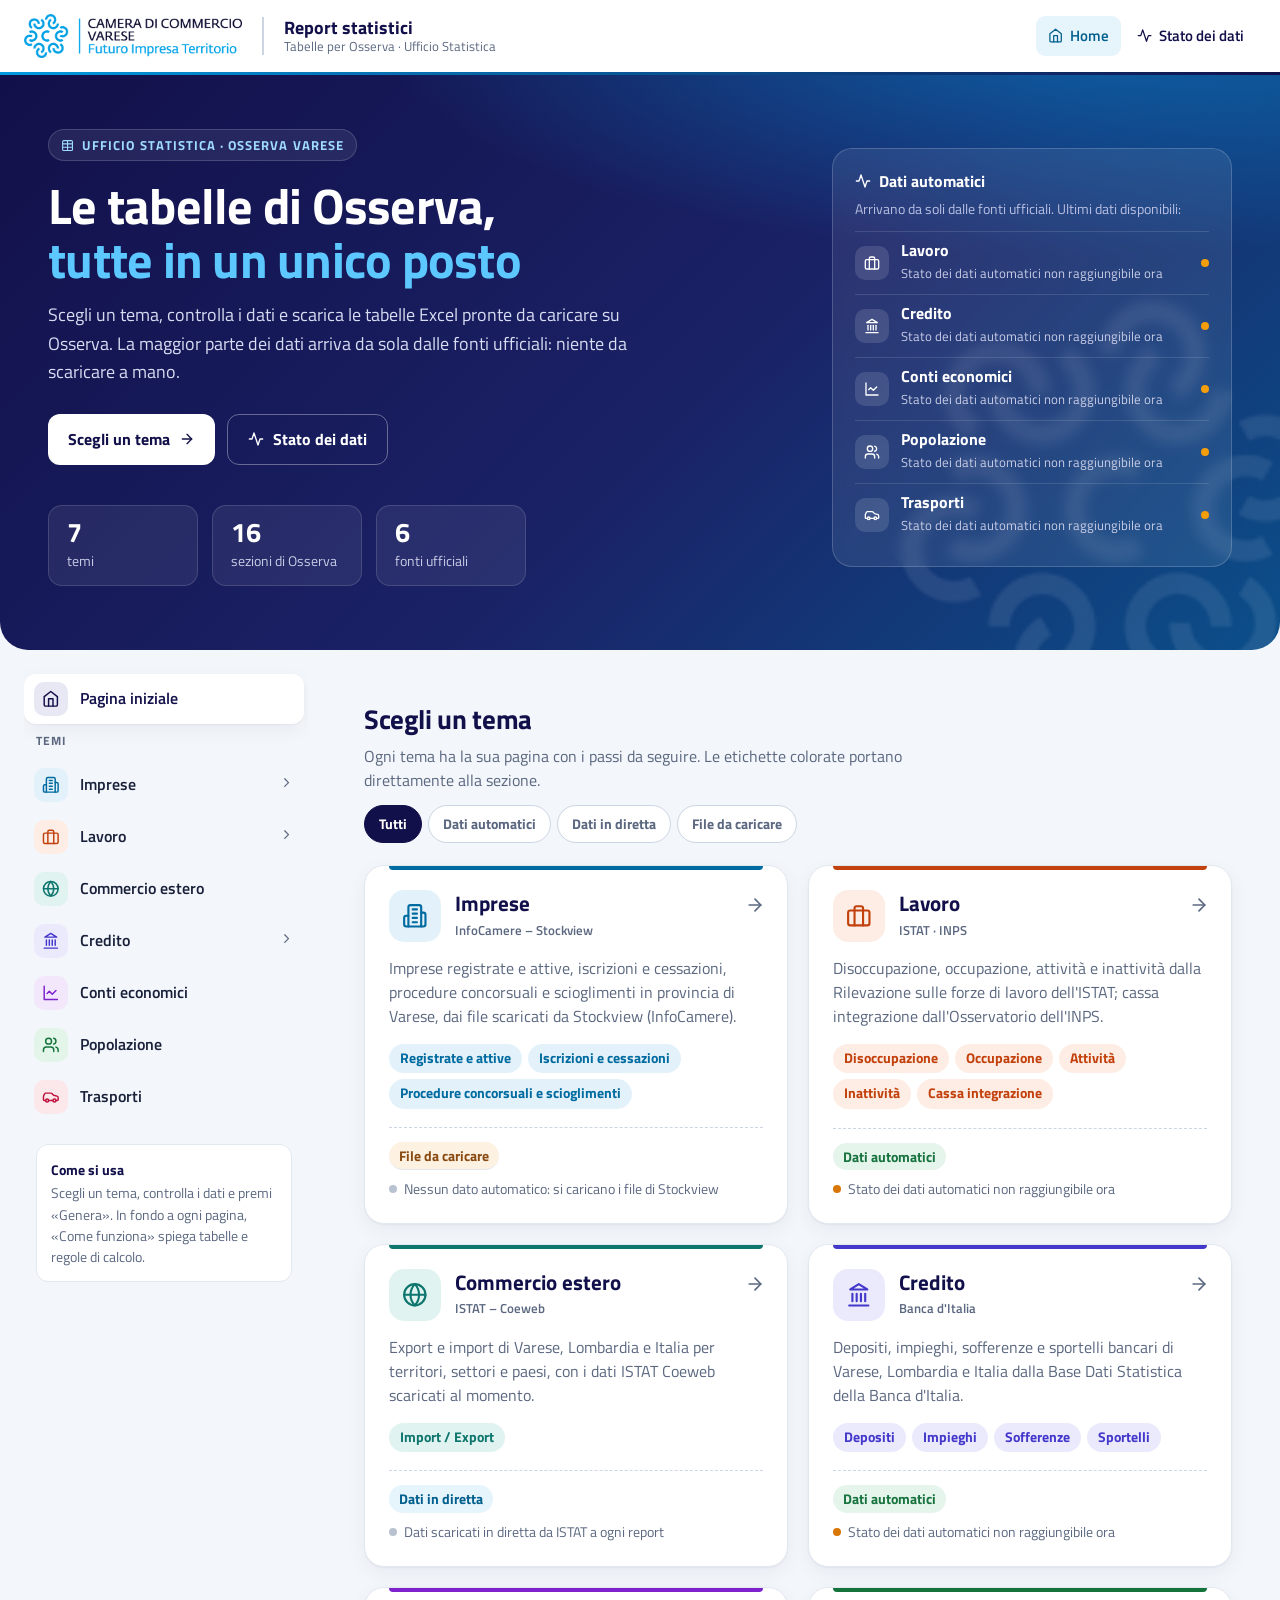
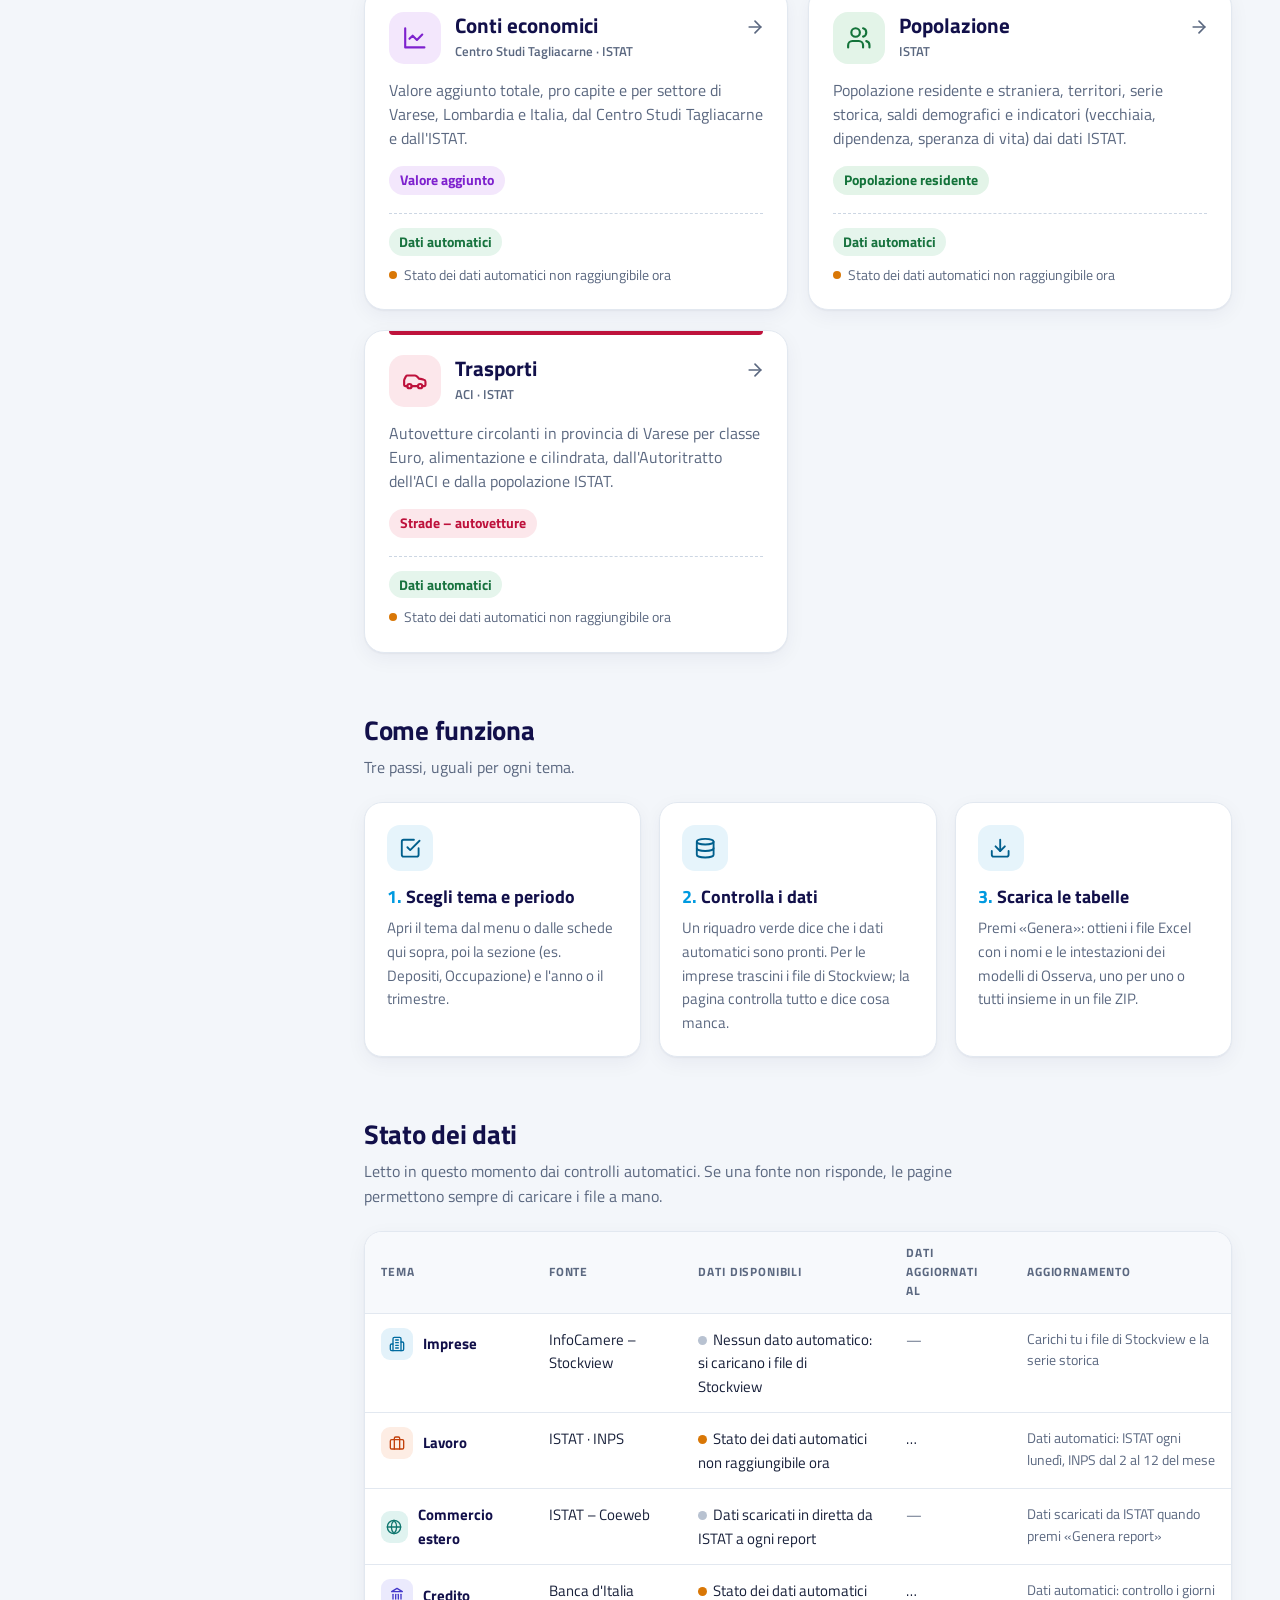
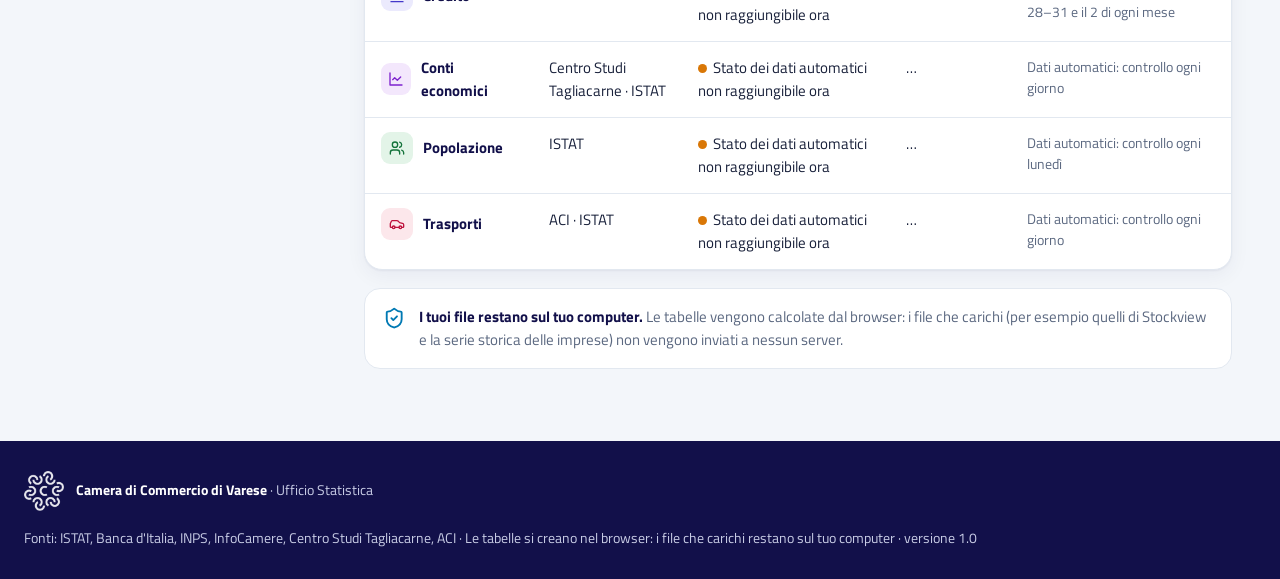
<file: codice/12_Web_Sito_Unico/sito/index.html>
<!doctype html>
<html lang="it">
<head>
<meta charset="utf-8">
<meta name="viewport" content="width=device-width, initial-scale=1">
<title>Report statistici · Camera di Commercio di Varese</title>
<meta name="description" content="Le tabelle Excel per Osserva su imprese, lavoro, commercio estero, credito, conti economici, popolazione e trasporti della provincia di Varese.">
<meta name="theme-color" content="#12104a">
<link rel="icon" type="image/png" href="assets/favicon.png">
<link rel="stylesheet" href="assets/portale.css?v=e0f75119b8">
<script>document.documentElement.classList.add("js");</script>
</head>
<body class="home">
<a class="vai-contenuto" href="#temi">Vai ai temi</a>
<header class="testata">
  <div class="testata-in">
    <a class="marchio" href="index.html" title="Torna alla pagina iniziale"><img src="assets/logo.png" alt="Camera di Commercio di Varese – Futuro Impresa Territorio" width="218" height="44"></a>
    <div class="testata-titolo"><a href="index.html">Report statistici</a><small>Tabelle per Osserva · Ufficio Statistica</small></div>
    <nav class="testata-link" aria-label="Collegamenti principali">
      <a href="index.html" aria-current="page"><svg class="icona-svg" viewBox="0 0 24 24" aria-hidden="true" focusable="false"><path d="m3 9 9-7 9 7v11a2 2 0 0 1-2 2H5a2 2 0 0 1-2-2z"/><path d="M9 22V12h6v10"/></svg><span>Home</span></a>
      <a href="index.html#stato"><svg class="icona-svg" viewBox="0 0 24 24" aria-hidden="true" focusable="false"><path d="M22 12h-4l-3 9L9 3l-3 9H2"/></svg><span>Stato dei dati</span></a>
    </nav>
    <button class="bottone-menu" type="button" aria-controls="menu" aria-expanded="false"><svg class="icona-svg" viewBox="0 0 24 24" aria-hidden="true" focusable="false"><path d="M4 6h16"/><path d="M4 12h16"/><path d="M4 18h16"/></svg>Temi</button>
  </div>
</header>
<div class="velo"></div>
<section class="eroe" aria-labelledby="titolo-home">
  <img class="simbolo-sfondo" src="assets/simbolo-bianco.png" alt="">
  <div class="eroe-in">
   <div class="eroe-testo">
    <span class="occhiello"><svg class="icona-svg" viewBox="0 0 24 24" aria-hidden="true" focusable="false"><path d="M12 3v18"/><rect width="18" height="18" x="3" y="3" rx="2"/><path d="M3 9h18"/><path d="M3 15h18"/></svg> Ufficio Statistica · Osserva Varese</span>
    <h1 id="titolo-home">Le tabelle di Osserva, <span>tutte in un unico posto</span></h1>
    <p class="lead">Scegli un tema, controlla i dati e scarica le tabelle Excel pronte da caricare su Osserva.
      La maggior parte dei dati arriva da sola dalle fonti ufficiali: niente da scaricare a mano.</p>
    <div class="azioni">
      <a class="azione piena" href="#temi">Scegli un tema <svg class="icona-svg" viewBox="0 0 24 24" aria-hidden="true" focusable="false"><path d="M5 12h14"/><path d="m12 5 7 7-7 7"/></svg></a>
      <a class="azione vuota" href="#stato"><svg class="icona-svg" viewBox="0 0 24 24" aria-hidden="true" focusable="false"><path d="M22 12h-4l-3 9L9 3l-3 9H2"/></svg> Stato dei dati</a>
    </div>
    <div class="numeri">
      <div><b>7</b><span>temi</span></div>
      <div><b>16</b><span>sezioni di Osserva</span></div>
      <div><b>6</b><span>fonti ufficiali</span></div>
    </div>
   </div>
   <aside class="pannello" aria-labelledby="titolo-pannello">
    <h2 id="titolo-pannello"><svg class="icona-svg" viewBox="0 0 24 24" aria-hidden="true" focusable="false"><path d="M22 12h-4l-3 9L9 3l-3 9H2"/></svg> Dati automatici</h2>
    <p>Arrivano da soli dalle fonti ufficiali. Ultimi dati disponibili:</p>
    <ul>
      <li data-stato-area="lavoro" data-breve><span class="tessera"><svg class="icona-svg" viewBox="0 0 24 24" aria-hidden="true" focusable="false"><rect width="20" height="14" x="2" y="7" rx="2"/><path d="M16 21V5a2 2 0 0 0-2-2h-4a2 2 0 0 0-2 2v16"/></svg></span><div><a href="lavoro/index.html">Lavoro</a><span class="testo">Controllo…</span></div><span class="pallino"></span></li>
      <li data-stato-area="credito" data-breve><span class="tessera"><svg class="icona-svg" viewBox="0 0 24 24" aria-hidden="true" focusable="false"><path d="M3 22h18"/><path d="M6 18v-7"/><path d="M10 18v-7"/><path d="M14 18v-7"/><path d="M18 18v-7"/><path d="M12 2 20 7H4z"/></svg></span><div><a href="credito/index.html">Credito</a><span class="testo">Controllo…</span></div><span class="pallino"></span></li>
      <li data-stato-area="conti-economici" data-breve><span class="tessera"><svg class="icona-svg" viewBox="0 0 24 24" aria-hidden="true" focusable="false"><path d="M3 3v18h18"/><path d="m19 9-5 5-4-4-3 3"/></svg></span><div><a href="conti-economici/index.html">Conti economici</a><span class="testo">Controllo…</span></div><span class="pallino"></span></li>
      <li data-stato-area="popolazione" data-breve><span class="tessera"><svg class="icona-svg" viewBox="0 0 24 24" aria-hidden="true" focusable="false"><path d="M16 21v-2a4 4 0 0 0-4-4H6a4 4 0 0 0-4 4v2"/><circle cx="9" cy="7" r="4"/><path d="M22 21v-2a4 4 0 0 0-3-3.87"/><path d="M16 3.13a4 4 0 0 1 0 7.75"/></svg></span><div><a href="popolazione/index.html">Popolazione</a><span class="testo">Controllo…</span></div><span class="pallino"></span></li>
      <li data-stato-area="trasporti" data-breve><span class="tessera"><svg class="icona-svg" viewBox="0 0 24 24" aria-hidden="true" focusable="false"><path d="M19 17h2c.6 0 1-.4 1-1v-3c0-.9-.7-1.7-1.5-1.9C18.7 10.6 16 10 16 10s-1.3-1.4-2.2-2.3c-.5-.4-1.1-.7-1.8-.7H5c-.6 0-1.1.4-1.4.9l-1.4 2.9A3.7 3.7 0 0 0 2 12v4c0 .6.4 1 1 1h2"/><circle cx="7" cy="17" r="2"/><path d="M9 17h6"/><circle cx="17" cy="17" r="2"/></svg></span><div><a href="trasporti/index.html">Trasporti</a><span class="testo">Controllo…</span></div><span class="pallino"></span></li>
    </ul>
   </aside>
  </div>
</section>
<div class="struttura">
<aside class="menu-laterale" id="menu" aria-label="Temi">
  <nav>
    <a class="menu-area menu-home" href="index.html" aria-current="page"><span class="tessera"><svg class="icona-svg" viewBox="0 0 24 24" aria-hidden="true" focusable="false"><path d="m3 9 9-7 9 7v11a2 2 0 0 1-2 2H5a2 2 0 0 1-2-2z"/><path d="M9 22V12h6v10"/></svg></span><span class="nome">Pagina iniziale</span></a>
    <p class="titoletto">Temi</p>
    <details class="menu-voce" style="--c:#006ba0;--c-soft:#e3f2fa">
      <summary><span class="menu-area"><span class="tessera"><svg class="icona-svg" viewBox="0 0 24 24" aria-hidden="true" focusable="false"><path d="M6 22V4a2 2 0 0 1 2-2h8a2 2 0 0 1 2 2v18Z"/><path d="M6 12H4a2 2 0 0 0-2 2v6a2 2 0 0 0 2 2h2"/><path d="M18 9h2a2 2 0 0 1 2 2v9a2 2 0 0 1-2 2h-2"/><path d="M10 6h4"/><path d="M10 10h4"/><path d="M10 14h4"/><path d="M10 18h4"/></svg></span><span class="nome">Imprese</span><span class="freccia"><svg class="icona-svg" viewBox="0 0 24 24" aria-hidden="true" focusable="false"><path d="m9 18 6-6-6-6"/></svg></span></span></summary>
      <ul class="menu-sezioni">
        <li><a href="imprese/index.html#sezione=registrate_attive" data-sezione="registrate_attive">Registrate e attive</a></li>
        <li><a href="imprese/index.html#sezione=iscrizioni_cessazioni" data-sezione="iscrizioni_cessazioni">Iscrizioni e cessazioni</a></li>
        <li><a href="imprese/index.html#sezione=procedure" data-sezione="procedure">Procedure concorsuali e scioglimenti</a></li>
      </ul>
    </details>
    <details class="menu-voce" style="--c:#c2410c;--c-soft:#fdede4">
      <summary><span class="menu-area"><span class="tessera"><svg class="icona-svg" viewBox="0 0 24 24" aria-hidden="true" focusable="false"><rect width="20" height="14" x="2" y="7" rx="2"/><path d="M16 21V5a2 2 0 0 0-2-2h-4a2 2 0 0 0-2 2v16"/></svg></span><span class="nome">Lavoro</span><span class="freccia"><svg class="icona-svg" viewBox="0 0 24 24" aria-hidden="true" focusable="false"><path d="m9 18 6-6-6-6"/></svg></span></span></summary>
      <ul class="menu-sezioni">
        <li><a href="lavoro/index.html#sezione=disoccupazione" data-sezione="disoccupazione">Disoccupazione</a></li>
        <li><a href="lavoro/index.html#sezione=occupazione" data-sezione="occupazione">Occupazione</a></li>
        <li><a href="lavoro/index.html#sezione=attivita" data-sezione="attivita">Attività</a></li>
        <li><a href="lavoro/index.html#sezione=inattivita" data-sezione="inattivita">Inattività</a></li>
        <li><a href="lavoro/index.html#sezione=cig" data-sezione="cig">Cassa integrazione</a></li>
      </ul>
    </details>
    <div class="menu-voce" style="--c:#0f766e;--c-soft:#e0f3f0"><a class="menu-area" href="commercio-estero/index.html"><span class="tessera"><svg class="icona-svg" viewBox="0 0 24 24" aria-hidden="true" focusable="false"><circle cx="12" cy="12" r="10"/><path d="M12 2a14.5 14.5 0 0 0 0 20 14.5 14.5 0 0 0 0-20"/><path d="M2 12h20"/></svg></span><span class="nome">Commercio estero</span></a></div>
    <details class="menu-voce" style="--c:#4338ca;--c-soft:#ebeafd">
      <summary><span class="menu-area"><span class="tessera"><svg class="icona-svg" viewBox="0 0 24 24" aria-hidden="true" focusable="false"><path d="M3 22h18"/><path d="M6 18v-7"/><path d="M10 18v-7"/><path d="M14 18v-7"/><path d="M18 18v-7"/><path d="M12 2 20 7H4z"/></svg></span><span class="nome">Credito</span><span class="freccia"><svg class="icona-svg" viewBox="0 0 24 24" aria-hidden="true" focusable="false"><path d="m9 18 6-6-6-6"/></svg></span></span></summary>
      <ul class="menu-sezioni">
        <li><a href="credito/index.html#sezione=depositi" data-sezione="depositi">Depositi</a></li>
        <li><a href="credito/index.html#sezione=impieghi" data-sezione="impieghi">Impieghi</a></li>
        <li><a href="credito/index.html#sezione=sofferenze" data-sezione="sofferenze">Sofferenze</a></li>
        <li><a href="credito/index.html#sezione=sportelli" data-sezione="sportelli">Sportelli</a></li>
      </ul>
    </details>
    <div class="menu-voce" style="--c:#7e22ce;--c-soft:#f3e7fc"><a class="menu-area" href="conti-economici/index.html"><span class="tessera"><svg class="icona-svg" viewBox="0 0 24 24" aria-hidden="true" focusable="false"><path d="M3 3v18h18"/><path d="m19 9-5 5-4-4-3 3"/></svg></span><span class="nome">Conti economici</span></a></div>
    <div class="menu-voce" style="--c:#13733a;--c-soft:#e3f4e8"><a class="menu-area" href="popolazione/index.html"><span class="tessera"><svg class="icona-svg" viewBox="0 0 24 24" aria-hidden="true" focusable="false"><path d="M16 21v-2a4 4 0 0 0-4-4H6a4 4 0 0 0-4 4v2"/><circle cx="9" cy="7" r="4"/><path d="M22 21v-2a4 4 0 0 0-3-3.87"/><path d="M16 3.13a4 4 0 0 1 0 7.75"/></svg></span><span class="nome">Popolazione</span></a></div>
    <div class="menu-voce" style="--c:#be123c;--c-soft:#fce7eb"><a class="menu-area" href="trasporti/index.html"><span class="tessera"><svg class="icona-svg" viewBox="0 0 24 24" aria-hidden="true" focusable="false"><path d="M19 17h2c.6 0 1-.4 1-1v-3c0-.9-.7-1.7-1.5-1.9C18.7 10.6 16 10 16 10s-1.3-1.4-2.2-2.3c-.5-.4-1.1-.7-1.8-.7H5c-.6 0-1.1.4-1.4.9l-1.4 2.9A3.7 3.7 0 0 0 2 12v4c0 .6.4 1 1 1h2"/><circle cx="7" cy="17" r="2"/><path d="M9 17h6"/><circle cx="17" cy="17" r="2"/></svg></span><span class="nome">Trasporti</span></a></div>
  </nav>
  <div class="menu-nota"><b>Come si usa</b>Scegli un tema, controlla i dati e premi «Genera». In fondo a ogni pagina, «Come funziona» spiega tabelle e regole di calcolo.</div>
</aside>
<div class="contenuto" id="contenuto">
  <section class="blocco" id="temi" aria-labelledby="titolo-temi">
    <div class="blocco-testa">
      <div><h2 id="titolo-temi">Scegli un tema</h2>
        <p>Ogni tema ha la sua pagina con i passi da seguire. Le etichette colorate portano direttamente alla sezione.</p></div>
      <div class="filtri" role="group" aria-label="Filtra i temi">
        <button class="filtro" type="button" data-filtro="tutti" aria-pressed="true">Tutti</button>
        <button class="filtro" type="button" data-filtro="auto" aria-pressed="false">Dati automatici</button>
        <button class="filtro" type="button" data-filtro="diretta" aria-pressed="false">Dati in diretta</button>
        <button class="filtro" type="button" data-filtro="file" aria-pressed="false">File da caricare</button>
      </div>
    </div>
    <div class="temi">
      <article class="tema" data-modo="file" style="--c:#006ba0;--c-soft:#e3f2fa">
        <div class="tema-testa">
          <span class="tessera"><svg class="icona-svg" viewBox="0 0 24 24" aria-hidden="true" focusable="false"><path d="M6 22V4a2 2 0 0 1 2-2h8a2 2 0 0 1 2 2v18Z"/><path d="M6 12H4a2 2 0 0 0-2 2v6a2 2 0 0 0 2 2h2"/><path d="M18 9h2a2 2 0 0 1 2 2v9a2 2 0 0 1-2 2h-2"/><path d="M10 6h4"/><path d="M10 10h4"/><path d="M10 14h4"/><path d="M10 18h4"/></svg></span>
          <div><h3><a href="imprese/index.html">Imprese</a></h3><span class="fonte-tema">InfoCamere – Stockview</span></div>
        </div>
        <span class="vai"><svg class="icona-svg" viewBox="0 0 24 24" aria-hidden="true" focusable="false"><path d="M5 12h14"/><path d="m12 5 7 7-7 7"/></svg></span>
        <p>Imprese registrate e attive, iscrizioni e cessazioni, procedure concorsuali e scioglimenti in provincia di Varese, dai file scaricati da Stockview (InfoCamere).</p>
        <ul class="etichette" aria-label="Sezioni"><li><a href="imprese/index.html#sezione=registrate_attive">Registrate e attive</a></li><li><a href="imprese/index.html#sezione=iscrizioni_cessazioni">Iscrizioni e cessazioni</a></li><li><a href="imprese/index.html#sezione=procedure">Procedure concorsuali e scioglimenti</a></li></ul>
        <div class="tema-piede">
          <span class="modo file">File da caricare</span>
          <span class="stato-breve" data-stato-area="imprese"><span class="testo">Nessun dato automatico: si caricano i file di Stockview</span></span>
        </div>
      </article>
      <article class="tema" data-modo="auto" style="--c:#c2410c;--c-soft:#fdede4">
        <div class="tema-testa">
          <span class="tessera"><svg class="icona-svg" viewBox="0 0 24 24" aria-hidden="true" focusable="false"><rect width="20" height="14" x="2" y="7" rx="2"/><path d="M16 21V5a2 2 0 0 0-2-2h-4a2 2 0 0 0-2 2v16"/></svg></span>
          <div><h3><a href="lavoro/index.html">Lavoro</a></h3><span class="fonte-tema">ISTAT · INPS</span></div>
        </div>
        <span class="vai"><svg class="icona-svg" viewBox="0 0 24 24" aria-hidden="true" focusable="false"><path d="M5 12h14"/><path d="m12 5 7 7-7 7"/></svg></span>
        <p>Disoccupazione, occupazione, attività e inattività dalla Rilevazione sulle forze di lavoro dell&#x27;ISTAT; cassa integrazione dall&#x27;Osservatorio dell&#x27;INPS.</p>
        <ul class="etichette" aria-label="Sezioni"><li><a href="lavoro/index.html#sezione=disoccupazione">Disoccupazione</a></li><li><a href="lavoro/index.html#sezione=occupazione">Occupazione</a></li><li><a href="lavoro/index.html#sezione=attivita">Attività</a></li><li><a href="lavoro/index.html#sezione=inattivita">Inattività</a></li><li><a href="lavoro/index.html#sezione=cig">Cassa integrazione</a></li></ul>
        <div class="tema-piede">
          <span class="modo auto">Dati automatici</span>
          <span class="stato-breve" data-stato-area="lavoro"><span class="testo">Controllo lo stato dei dati…</span></span>
        </div>
      </article>
      <article class="tema" data-modo="diretta" style="--c:#0f766e;--c-soft:#e0f3f0">
        <div class="tema-testa">
          <span class="tessera"><svg class="icona-svg" viewBox="0 0 24 24" aria-hidden="true" focusable="false"><circle cx="12" cy="12" r="10"/><path d="M12 2a14.5 14.5 0 0 0 0 20 14.5 14.5 0 0 0 0-20"/><path d="M2 12h20"/></svg></span>
          <div><h3><a href="commercio-estero/index.html">Commercio estero</a></h3><span class="fonte-tema">ISTAT – Coeweb</span></div>
        </div>
        <span class="vai"><svg class="icona-svg" viewBox="0 0 24 24" aria-hidden="true" focusable="false"><path d="M5 12h14"/><path d="m12 5 7 7-7 7"/></svg></span>
        <p>Export e import di Varese, Lombardia e Italia per territori, settori e paesi, con i dati ISTAT Coeweb scaricati al momento.</p>
        <ul class="etichette" aria-label="Sezioni"><li><a href="commercio-estero/index.html">Import / Export</a></li></ul>
        <div class="tema-piede">
          <span class="modo diretta">Dati in diretta</span>
          <span class="stato-breve" data-stato-area="commercio-estero"><span class="testo">Dati scaricati in diretta da ISTAT a ogni report</span></span>
        </div>
      </article>
      <article class="tema" data-modo="auto" style="--c:#4338ca;--c-soft:#ebeafd">
        <div class="tema-testa">
          <span class="tessera"><svg class="icona-svg" viewBox="0 0 24 24" aria-hidden="true" focusable="false"><path d="M3 22h18"/><path d="M6 18v-7"/><path d="M10 18v-7"/><path d="M14 18v-7"/><path d="M18 18v-7"/><path d="M12 2 20 7H4z"/></svg></span>
          <div><h3><a href="credito/index.html">Credito</a></h3><span class="fonte-tema">Banca d&#x27;Italia</span></div>
        </div>
        <span class="vai"><svg class="icona-svg" viewBox="0 0 24 24" aria-hidden="true" focusable="false"><path d="M5 12h14"/><path d="m12 5 7 7-7 7"/></svg></span>
        <p>Depositi, impieghi, sofferenze e sportelli bancari di Varese, Lombardia e Italia dalla Base Dati Statistica della Banca d&#x27;Italia.</p>
        <ul class="etichette" aria-label="Sezioni"><li><a href="credito/index.html#sezione=depositi">Depositi</a></li><li><a href="credito/index.html#sezione=impieghi">Impieghi</a></li><li><a href="credito/index.html#sezione=sofferenze">Sofferenze</a></li><li><a href="credito/index.html#sezione=sportelli">Sportelli</a></li></ul>
        <div class="tema-piede">
          <span class="modo auto">Dati automatici</span>
          <span class="stato-breve" data-stato-area="credito"><span class="testo">Controllo lo stato dei dati…</span></span>
        </div>
      </article>
      <article class="tema" data-modo="auto" style="--c:#7e22ce;--c-soft:#f3e7fc">
        <div class="tema-testa">
          <span class="tessera"><svg class="icona-svg" viewBox="0 0 24 24" aria-hidden="true" focusable="false"><path d="M3 3v18h18"/><path d="m19 9-5 5-4-4-3 3"/></svg></span>
          <div><h3><a href="conti-economici/index.html">Conti economici</a></h3><span class="fonte-tema">Centro Studi Tagliacarne · ISTAT</span></div>
        </div>
        <span class="vai"><svg class="icona-svg" viewBox="0 0 24 24" aria-hidden="true" focusable="false"><path d="M5 12h14"/><path d="m12 5 7 7-7 7"/></svg></span>
        <p>Valore aggiunto totale, pro capite e per settore di Varese, Lombardia e Italia, dal Centro Studi Tagliacarne e dall&#x27;ISTAT.</p>
        <ul class="etichette" aria-label="Sezioni"><li><a href="conti-economici/index.html">Valore aggiunto</a></li></ul>
        <div class="tema-piede">
          <span class="modo auto">Dati automatici</span>
          <span class="stato-breve" data-stato-area="conti-economici"><span class="testo">Controllo lo stato dei dati…</span></span>
        </div>
      </article>
      <article class="tema" data-modo="auto" style="--c:#13733a;--c-soft:#e3f4e8">
        <div class="tema-testa">
          <span class="tessera"><svg class="icona-svg" viewBox="0 0 24 24" aria-hidden="true" focusable="false"><path d="M16 21v-2a4 4 0 0 0-4-4H6a4 4 0 0 0-4 4v2"/><circle cx="9" cy="7" r="4"/><path d="M22 21v-2a4 4 0 0 0-3-3.87"/><path d="M16 3.13a4 4 0 0 1 0 7.75"/></svg></span>
          <div><h3><a href="popolazione/index.html">Popolazione</a></h3><span class="fonte-tema">ISTAT</span></div>
        </div>
        <span class="vai"><svg class="icona-svg" viewBox="0 0 24 24" aria-hidden="true" focusable="false"><path d="M5 12h14"/><path d="m12 5 7 7-7 7"/></svg></span>
        <p>Popolazione residente e straniera, territori, serie storica, saldi demografici e indicatori (vecchiaia, dipendenza, speranza di vita) dai dati ISTAT.</p>
        <ul class="etichette" aria-label="Sezioni"><li><a href="popolazione/index.html">Popolazione residente</a></li></ul>
        <div class="tema-piede">
          <span class="modo auto">Dati automatici</span>
          <span class="stato-breve" data-stato-area="popolazione"><span class="testo">Controllo lo stato dei dati…</span></span>
        </div>
      </article>
      <article class="tema" data-modo="auto" style="--c:#be123c;--c-soft:#fce7eb">
        <div class="tema-testa">
          <span class="tessera"><svg class="icona-svg" viewBox="0 0 24 24" aria-hidden="true" focusable="false"><path d="M19 17h2c.6 0 1-.4 1-1v-3c0-.9-.7-1.7-1.5-1.9C18.7 10.6 16 10 16 10s-1.3-1.4-2.2-2.3c-.5-.4-1.1-.7-1.8-.7H5c-.6 0-1.1.4-1.4.9l-1.4 2.9A3.7 3.7 0 0 0 2 12v4c0 .6.4 1 1 1h2"/><circle cx="7" cy="17" r="2"/><path d="M9 17h6"/><circle cx="17" cy="17" r="2"/></svg></span>
          <div><h3><a href="trasporti/index.html">Trasporti</a></h3><span class="fonte-tema">ACI · ISTAT</span></div>
        </div>
        <span class="vai"><svg class="icona-svg" viewBox="0 0 24 24" aria-hidden="true" focusable="false"><path d="M5 12h14"/><path d="m12 5 7 7-7 7"/></svg></span>
        <p>Autovetture circolanti in provincia di Varese per classe Euro, alimentazione e cilindrata, dall&#x27;Autoritratto dell&#x27;ACI e dalla popolazione ISTAT.</p>
        <ul class="etichette" aria-label="Sezioni"><li><a href="trasporti/index.html">Strade – autovetture</a></li></ul>
        <div class="tema-piede">
          <span class="modo auto">Dati automatici</span>
          <span class="stato-breve" data-stato-area="trasporti"><span class="testo">Controllo lo stato dei dati…</span></span>
        </div>
      </article>
    </div>
  </section>

  <section class="blocco" aria-labelledby="titolo-come">
    <div class="blocco-testa"><div><h2 id="titolo-come">Come funziona</h2><p>Tre passi, uguali per ogni tema.</p></div></div>
    <div class="come">
      <div><span class="tessera"><svg class="icona-svg" viewBox="0 0 24 24" aria-hidden="true" focusable="false"><path d="M9 11 12 14 22 4"/><path d="M21 12v7a2 2 0 0 1-2 2H5a2 2 0 0 1-2-2V5a2 2 0 0 1 2-2h11"/></svg></span><h3>Scegli tema e periodo</h3>
        <p>Apri il tema dal menu o dalle schede qui sopra, poi la sezione (es. Depositi, Occupazione) e l'anno o il trimestre.</p></div>
      <div><span class="tessera"><svg class="icona-svg" viewBox="0 0 24 24" aria-hidden="true" focusable="false"><ellipse cx="12" cy="5" rx="9" ry="3"/><path d="M3 5v14a9 3 0 0 0 18 0V5"/><path d="M3 12a9 3 0 0 0 18 0"/></svg></span><h3>Controlla i dati</h3>
        <p>Un riquadro verde dice che i dati automatici sono pronti. Per le imprese trascini i file di Stockview; la pagina controlla tutto e dice cosa manca.</p></div>
      <div><span class="tessera"><svg class="icona-svg" viewBox="0 0 24 24" aria-hidden="true" focusable="false"><path d="M21 15v4a2 2 0 0 1-2 2H5a2 2 0 0 1-2-2v-4"/><path d="m7 10 5 5 5-5"/><path d="M12 15V3"/></svg></span><h3>Scarica le tabelle</h3>
        <p>Premi «Genera»: ottieni i file Excel con i nomi e le intestazioni dei modelli di Osserva, uno per uno o tutti insieme in un file ZIP.</p></div>
    </div>
  </section>

  <section class="blocco" id="stato" aria-labelledby="titolo-stato">
    <div class="blocco-testa"><div><h2 id="titolo-stato">Stato dei dati</h2>
      <p>Letto in questo momento dai controlli automatici. Se una fonte non risponde, le pagine permettono sempre di caricare i file a mano.</p></div></div>
    <table class="tabella-stato">
      <thead><tr><th scope="col">Tema</th><th scope="col">Fonte</th><th scope="col">Dati disponibili</th><th scope="col">Dati aggiornati al</th><th scope="col">Aggiornamento</th></tr></thead>
      <tbody>
        <tr style="--c:#006ba0;--c-soft:#e3f2fa" data-stato-area="imprese">
          <td><a href="imprese/index.html"><span class="tessera"><svg class="icona-svg" viewBox="0 0 24 24" aria-hidden="true" focusable="false"><path d="M6 22V4a2 2 0 0 1 2-2h8a2 2 0 0 1 2 2v18Z"/><path d="M6 12H4a2 2 0 0 0-2 2v6a2 2 0 0 0 2 2h2"/><path d="M18 9h2a2 2 0 0 1 2 2v9a2 2 0 0 1-2 2h-2"/><path d="M10 6h4"/><path d="M10 10h4"/><path d="M10 14h4"/><path d="M10 18h4"/></svg></span>Imprese</a></td>
          <td data-titolo="Fonte">InfoCamere – Stockview</td>
          <td data-titolo="Dati disponibili"><span class="pallino"></span><span class="testo">Nessun dato automatico: si caricano i file di Stockview</span></td>
          <td data-titolo="Dati aggiornati al"><span class="piccolo">—</span></td>
          <td data-titolo="Aggiornamento" class="piccolo">Carichi tu i file di Stockview e la serie storica</td>
        </tr>
        <tr style="--c:#c2410c;--c-soft:#fdede4" data-stato-area="lavoro">
          <td><a href="lavoro/index.html"><span class="tessera"><svg class="icona-svg" viewBox="0 0 24 24" aria-hidden="true" focusable="false"><rect width="20" height="14" x="2" y="7" rx="2"/><path d="M16 21V5a2 2 0 0 0-2-2h-4a2 2 0 0 0-2 2v16"/></svg></span>Lavoro</a></td>
          <td data-titolo="Fonte">ISTAT · INPS</td>
          <td data-titolo="Dati disponibili"><span class="pallino"></span><span class="testo">Controllo…</span></td>
          <td data-titolo="Dati aggiornati al"><span class="quando">…</span></td>
          <td data-titolo="Aggiornamento" class="piccolo">Dati automatici: ISTAT ogni lunedì, INPS dal 2 al 12 del mese</td>
        </tr>
        <tr style="--c:#0f766e;--c-soft:#e0f3f0" data-stato-area="commercio-estero">
          <td><a href="commercio-estero/index.html"><span class="tessera"><svg class="icona-svg" viewBox="0 0 24 24" aria-hidden="true" focusable="false"><circle cx="12" cy="12" r="10"/><path d="M12 2a14.5 14.5 0 0 0 0 20 14.5 14.5 0 0 0 0-20"/><path d="M2 12h20"/></svg></span>Commercio estero</a></td>
          <td data-titolo="Fonte">ISTAT – Coeweb</td>
          <td data-titolo="Dati disponibili"><span class="pallino"></span><span class="testo">Dati scaricati in diretta da ISTAT a ogni report</span></td>
          <td data-titolo="Dati aggiornati al"><span class="piccolo">—</span></td>
          <td data-titolo="Aggiornamento" class="piccolo">Dati scaricati da ISTAT quando premi «Genera report»</td>
        </tr>
        <tr style="--c:#4338ca;--c-soft:#ebeafd" data-stato-area="credito">
          <td><a href="credito/index.html"><span class="tessera"><svg class="icona-svg" viewBox="0 0 24 24" aria-hidden="true" focusable="false"><path d="M3 22h18"/><path d="M6 18v-7"/><path d="M10 18v-7"/><path d="M14 18v-7"/><path d="M18 18v-7"/><path d="M12 2 20 7H4z"/></svg></span>Credito</a></td>
          <td data-titolo="Fonte">Banca d&#x27;Italia</td>
          <td data-titolo="Dati disponibili"><span class="pallino"></span><span class="testo">Controllo…</span></td>
          <td data-titolo="Dati aggiornati al"><span class="quando">…</span></td>
          <td data-titolo="Aggiornamento" class="piccolo">Dati automatici: controllo i giorni 28–31 e il 2 di ogni mese</td>
        </tr>
        <tr style="--c:#7e22ce;--c-soft:#f3e7fc" data-stato-area="conti-economici">
          <td><a href="conti-economici/index.html"><span class="tessera"><svg class="icona-svg" viewBox="0 0 24 24" aria-hidden="true" focusable="false"><path d="M3 3v18h18"/><path d="m19 9-5 5-4-4-3 3"/></svg></span>Conti economici</a></td>
          <td data-titolo="Fonte">Centro Studi Tagliacarne · ISTAT</td>
          <td data-titolo="Dati disponibili"><span class="pallino"></span><span class="testo">Controllo…</span></td>
          <td data-titolo="Dati aggiornati al"><span class="quando">…</span></td>
          <td data-titolo="Aggiornamento" class="piccolo">Dati automatici: controllo ogni giorno</td>
        </tr>
        <tr style="--c:#13733a;--c-soft:#e3f4e8" data-stato-area="popolazione">
          <td><a href="popolazione/index.html"><span class="tessera"><svg class="icona-svg" viewBox="0 0 24 24" aria-hidden="true" focusable="false"><path d="M16 21v-2a4 4 0 0 0-4-4H6a4 4 0 0 0-4 4v2"/><circle cx="9" cy="7" r="4"/><path d="M22 21v-2a4 4 0 0 0-3-3.87"/><path d="M16 3.13a4 4 0 0 1 0 7.75"/></svg></span>Popolazione</a></td>
          <td data-titolo="Fonte">ISTAT</td>
          <td data-titolo="Dati disponibili"><span class="pallino"></span><span class="testo">Controllo…</span></td>
          <td data-titolo="Dati aggiornati al"><span class="quando">…</span></td>
          <td data-titolo="Aggiornamento" class="piccolo">Dati automatici: controllo ogni lunedì</td>
        </tr>
        <tr style="--c:#be123c;--c-soft:#fce7eb" data-stato-area="trasporti">
          <td><a href="trasporti/index.html"><span class="tessera"><svg class="icona-svg" viewBox="0 0 24 24" aria-hidden="true" focusable="false"><path d="M19 17h2c.6 0 1-.4 1-1v-3c0-.9-.7-1.7-1.5-1.9C18.7 10.6 16 10 16 10s-1.3-1.4-2.2-2.3c-.5-.4-1.1-.7-1.8-.7H5c-.6 0-1.1.4-1.4.9l-1.4 2.9A3.7 3.7 0 0 0 2 12v4c0 .6.4 1 1 1h2"/><circle cx="7" cy="17" r="2"/><path d="M9 17h6"/><circle cx="17" cy="17" r="2"/></svg></span>Trasporti</a></td>
          <td data-titolo="Fonte">ACI · ISTAT</td>
          <td data-titolo="Dati disponibili"><span class="pallino"></span><span class="testo">Controllo…</span></td>
          <td data-titolo="Dati aggiornati al"><span class="quando">…</span></td>
          <td data-titolo="Aggiornamento" class="piccolo">Dati automatici: controllo ogni giorno</td>
        </tr>
      </tbody>
    </table>
    <div class="riquadro-info"><svg class="icona-svg" viewBox="0 0 24 24" aria-hidden="true" focusable="false"><path d="M20 13c0 5-3.5 7.5-7.66 8.95a1 1 0 0 1-.67-.01C7.5 20.5 4 18 4 13V6a1 1 0 0 1 1-1c2 0 4.5-1.2 6.24-2.72a1.17 1.17 0 0 1 1.52 0C14.51 3.81 17 5 19 5a1 1 0 0 1 1 1z"/><path d="m9 12 2 2 4-4"/></svg><div><b>I tuoi file restano sul tuo computer.</b>
      Le tabelle vengono calcolate dal browser: i file che carichi (per esempio quelli di Stockview e la serie storica delle imprese) non vengono inviati a nessun server.</div></div>
  </section>
</div>
</div>
<footer class="pie">
  <div class="pie-in">
    <div><img class="simbolo" src="assets/simbolo-bianco.png" alt=""><b>Camera di Commercio di Varese</b> · Ufficio Statistica</div>
    <div>Fonti: ISTAT, Banca d'Italia, INPS, InfoCamere, Centro Studi Tagliacarne, ACI · Le tabelle si creano nel browser: i file che carichi restano sul tuo computer · versione 1.0</div>
  </div>
</footer>
<script src="assets/aree.js?v=3910429333"></script>
<script src="assets/portale.js?v=73dcaff065"></script>
</body>
</html>
</file>
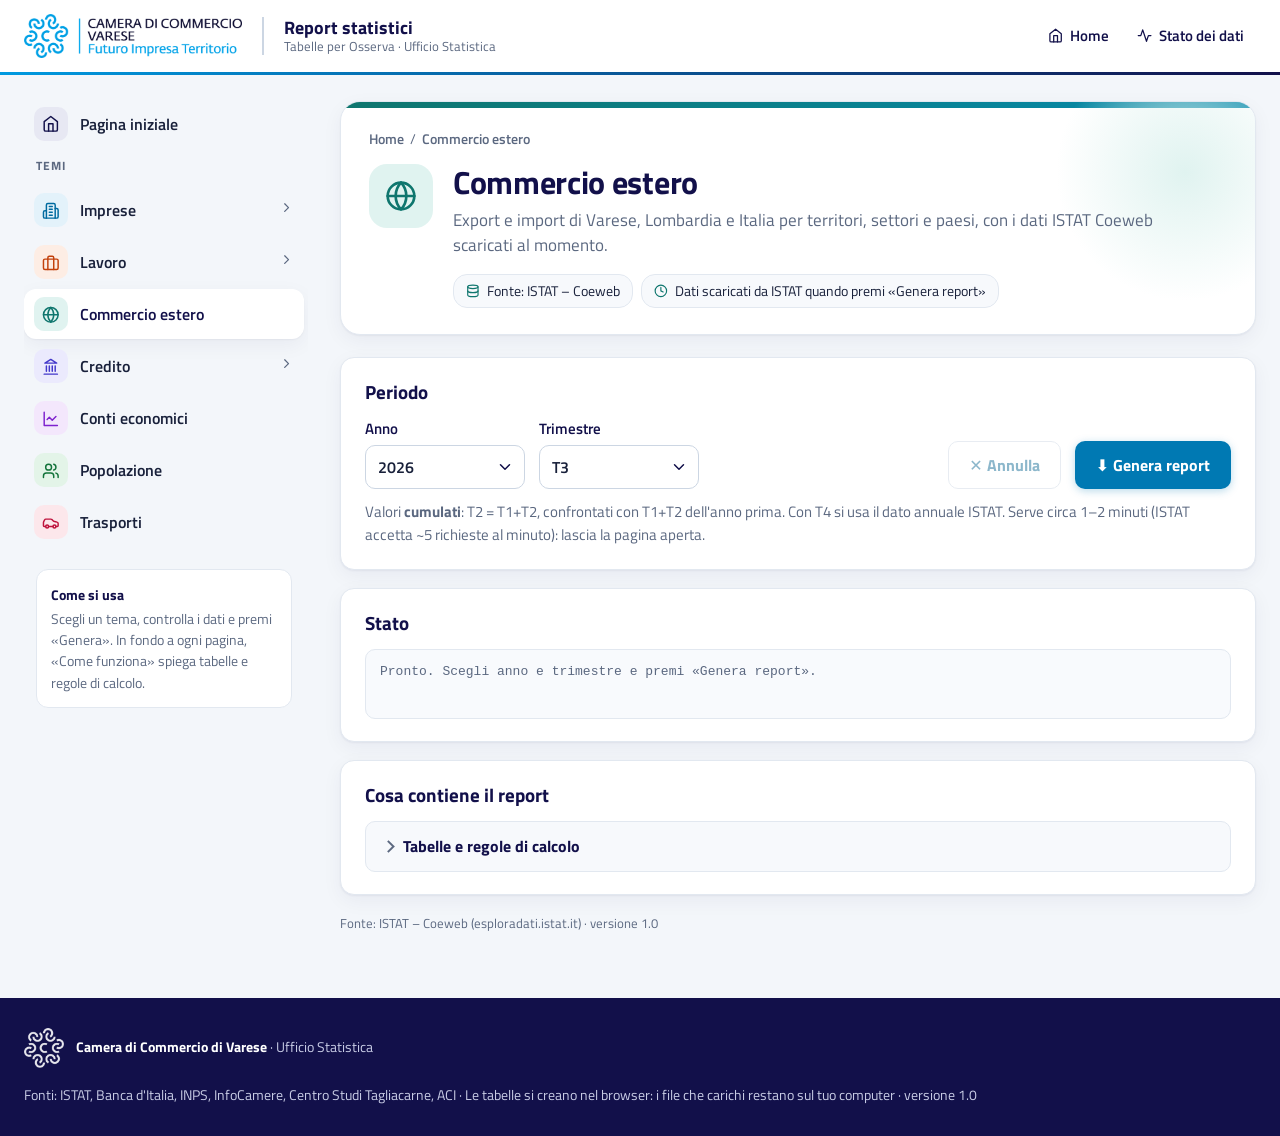
<file: codice/12_Web_Sito_Unico/sito/commercio-estero/index.html>
<!doctype html>
<html lang="it">
<head>
<meta charset="utf-8">
<meta name="viewport" content="width=device-width, initial-scale=1">
<title>Commercio estero – Report statistici · Camera di Commercio di Varese</title>
<meta name="description" content="Export e import di Varese, Lombardia e Italia per territori, settori e paesi, con i dati ISTAT Coeweb scaricati al momento.">
<meta name="theme-color" content="#12104a">
<link rel="icon" type="image/png" href="../assets/favicon.png">
<link rel="stylesheet" href="../assets/portale.css?v=e0f75119b8">
<script>document.documentElement.classList.add("js");</script>
</head>
<body class="pagina-tema" data-area="commercio-estero" style="--area:#0f766e;--area-soft:#e0f3f0">
<a class="vai-contenuto" href="#contenuto">Vai al contenuto</a>
<header class="testata">
  <div class="testata-in">
    <a class="marchio" href="../index.html" title="Torna alla pagina iniziale"><img src="../assets/logo.png" alt="Camera di Commercio di Varese – Futuro Impresa Territorio" width="218" height="44"></a>
    <div class="testata-titolo"><a href="../index.html">Report statistici</a><small>Tabelle per Osserva · Ufficio Statistica</small></div>
    <nav class="testata-link" aria-label="Collegamenti principali">
      <a href="../index.html"><svg class="icona-svg" viewBox="0 0 24 24" aria-hidden="true" focusable="false"><path d="m3 9 9-7 9 7v11a2 2 0 0 1-2 2H5a2 2 0 0 1-2-2z"/><path d="M9 22V12h6v10"/></svg><span>Home</span></a>
      <a href="../index.html#stato"><svg class="icona-svg" viewBox="0 0 24 24" aria-hidden="true" focusable="false"><path d="M22 12h-4l-3 9L9 3l-3 9H2"/></svg><span>Stato dei dati</span></a>
    </nav>
    <button class="bottone-menu" type="button" aria-controls="menu" aria-expanded="false"><svg class="icona-svg" viewBox="0 0 24 24" aria-hidden="true" focusable="false"><path d="M4 6h16"/><path d="M4 12h16"/><path d="M4 18h16"/></svg>Temi</button>
  </div>
</header>
<div class="velo"></div>
<div class="struttura">
<aside class="menu-laterale" id="menu" aria-label="Temi">
  <nav>
    <a class="menu-area menu-home" href="../index.html"><span class="tessera"><svg class="icona-svg" viewBox="0 0 24 24" aria-hidden="true" focusable="false"><path d="m3 9 9-7 9 7v11a2 2 0 0 1-2 2H5a2 2 0 0 1-2-2z"/><path d="M9 22V12h6v10"/></svg></span><span class="nome">Pagina iniziale</span></a>
    <p class="titoletto">Temi</p>
    <details class="menu-voce" style="--c:#006ba0;--c-soft:#e3f2fa">
      <summary><span class="menu-area"><span class="tessera"><svg class="icona-svg" viewBox="0 0 24 24" aria-hidden="true" focusable="false"><path d="M6 22V4a2 2 0 0 1 2-2h8a2 2 0 0 1 2 2v18Z"/><path d="M6 12H4a2 2 0 0 0-2 2v6a2 2 0 0 0 2 2h2"/><path d="M18 9h2a2 2 0 0 1 2 2v9a2 2 0 0 1-2 2h-2"/><path d="M10 6h4"/><path d="M10 10h4"/><path d="M10 14h4"/><path d="M10 18h4"/></svg></span><span class="nome">Imprese</span><span class="freccia"><svg class="icona-svg" viewBox="0 0 24 24" aria-hidden="true" focusable="false"><path d="m9 18 6-6-6-6"/></svg></span></span></summary>
      <ul class="menu-sezioni">
        <li><a href="../imprese/index.html#sezione=registrate_attive" data-sezione="registrate_attive">Registrate e attive</a></li>
        <li><a href="../imprese/index.html#sezione=iscrizioni_cessazioni" data-sezione="iscrizioni_cessazioni">Iscrizioni e cessazioni</a></li>
        <li><a href="../imprese/index.html#sezione=procedure" data-sezione="procedure">Procedure concorsuali e scioglimenti</a></li>
      </ul>
    </details>
    <details class="menu-voce" style="--c:#c2410c;--c-soft:#fdede4">
      <summary><span class="menu-area"><span class="tessera"><svg class="icona-svg" viewBox="0 0 24 24" aria-hidden="true" focusable="false"><rect width="20" height="14" x="2" y="7" rx="2"/><path d="M16 21V5a2 2 0 0 0-2-2h-4a2 2 0 0 0-2 2v16"/></svg></span><span class="nome">Lavoro</span><span class="freccia"><svg class="icona-svg" viewBox="0 0 24 24" aria-hidden="true" focusable="false"><path d="m9 18 6-6-6-6"/></svg></span></span></summary>
      <ul class="menu-sezioni">
        <li><a href="../lavoro/index.html#sezione=disoccupazione" data-sezione="disoccupazione">Disoccupazione</a></li>
        <li><a href="../lavoro/index.html#sezione=occupazione" data-sezione="occupazione">Occupazione</a></li>
        <li><a href="../lavoro/index.html#sezione=attivita" data-sezione="attivita">Attività</a></li>
        <li><a href="../lavoro/index.html#sezione=inattivita" data-sezione="inattivita">Inattività</a></li>
        <li><a href="../lavoro/index.html#sezione=cig" data-sezione="cig">Cassa integrazione</a></li>
      </ul>
    </details>
    <div class="menu-voce corrente" style="--c:#0f766e;--c-soft:#e0f3f0"><a class="menu-area" href="../commercio-estero/index.html" aria-current="page"><span class="tessera"><svg class="icona-svg" viewBox="0 0 24 24" aria-hidden="true" focusable="false"><circle cx="12" cy="12" r="10"/><path d="M12 2a14.5 14.5 0 0 0 0 20 14.5 14.5 0 0 0 0-20"/><path d="M2 12h20"/></svg></span><span class="nome">Commercio estero</span></a></div>
    <details class="menu-voce" style="--c:#4338ca;--c-soft:#ebeafd">
      <summary><span class="menu-area"><span class="tessera"><svg class="icona-svg" viewBox="0 0 24 24" aria-hidden="true" focusable="false"><path d="M3 22h18"/><path d="M6 18v-7"/><path d="M10 18v-7"/><path d="M14 18v-7"/><path d="M18 18v-7"/><path d="M12 2 20 7H4z"/></svg></span><span class="nome">Credito</span><span class="freccia"><svg class="icona-svg" viewBox="0 0 24 24" aria-hidden="true" focusable="false"><path d="m9 18 6-6-6-6"/></svg></span></span></summary>
      <ul class="menu-sezioni">
        <li><a href="../credito/index.html#sezione=depositi" data-sezione="depositi">Depositi</a></li>
        <li><a href="../credito/index.html#sezione=impieghi" data-sezione="impieghi">Impieghi</a></li>
        <li><a href="../credito/index.html#sezione=sofferenze" data-sezione="sofferenze">Sofferenze</a></li>
        <li><a href="../credito/index.html#sezione=sportelli" data-sezione="sportelli">Sportelli</a></li>
      </ul>
    </details>
    <div class="menu-voce" style="--c:#7e22ce;--c-soft:#f3e7fc"><a class="menu-area" href="../conti-economici/index.html"><span class="tessera"><svg class="icona-svg" viewBox="0 0 24 24" aria-hidden="true" focusable="false"><path d="M3 3v18h18"/><path d="m19 9-5 5-4-4-3 3"/></svg></span><span class="nome">Conti economici</span></a></div>
    <div class="menu-voce" style="--c:#13733a;--c-soft:#e3f4e8"><a class="menu-area" href="../popolazione/index.html"><span class="tessera"><svg class="icona-svg" viewBox="0 0 24 24" aria-hidden="true" focusable="false"><path d="M16 21v-2a4 4 0 0 0-4-4H6a4 4 0 0 0-4 4v2"/><circle cx="9" cy="7" r="4"/><path d="M22 21v-2a4 4 0 0 0-3-3.87"/><path d="M16 3.13a4 4 0 0 1 0 7.75"/></svg></span><span class="nome">Popolazione</span></a></div>
    <div class="menu-voce" style="--c:#be123c;--c-soft:#fce7eb"><a class="menu-area" href="../trasporti/index.html"><span class="tessera"><svg class="icona-svg" viewBox="0 0 24 24" aria-hidden="true" focusable="false"><path d="M19 17h2c.6 0 1-.4 1-1v-3c0-.9-.7-1.7-1.5-1.9C18.7 10.6 16 10 16 10s-1.3-1.4-2.2-2.3c-.5-.4-1.1-.7-1.8-.7H5c-.6 0-1.1.4-1.4.9l-1.4 2.9A3.7 3.7 0 0 0 2 12v4c0 .6.4 1 1 1h2"/><circle cx="7" cy="17" r="2"/><path d="M9 17h6"/><circle cx="17" cy="17" r="2"/></svg></span><span class="nome">Trasporti</span></a></div>
  </nav>
  <div class="menu-nota"><b>Come si usa</b>Scegli un tema, controlla i dati e premi «Genera». In fondo a ogni pagina, «Come funziona» spiega tabelle e regole di calcolo.</div>
</aside>
<div class="contenuto">
  <section class="eroe-area senza-schede" aria-labelledby="titolo-tema">
    <div class="briciole"><a href="../index.html">Home</a><span aria-hidden="true">/</span><a href="index.html">Commercio estero</a></div>
    <div class="eroe-riga">
      <div class="tessera-grande"><svg class="icona-svg" viewBox="0 0 24 24" aria-hidden="true" focusable="false"><circle cx="12" cy="12" r="10"/><path d="M12 2a14.5 14.5 0 0 0 0 20 14.5 14.5 0 0 0 0-20"/><path d="M2 12h20"/></svg></div>
      <div>
        <h1 id="titolo-tema">Commercio estero</h1>
        <p class="lead">Export e import di Varese, Lombardia e Italia per territori, settori e paesi, con i dati ISTAT Coeweb scaricati al momento.</p>
        <ul class="meta">
          <li><svg class="icona-svg" viewBox="0 0 24 24" aria-hidden="true" focusable="false"><ellipse cx="12" cy="5" rx="9" ry="3"/><path d="M3 5v14a9 3 0 0 0 18 0V5"/><path d="M3 12a9 3 0 0 0 18 0"/></svg>Fonte: ISTAT – Coeweb</li>
          <li><svg class="icona-svg" viewBox="0 0 24 24" aria-hidden="true" focusable="false"><circle cx="12" cy="12" r="10"/><path d="M12 6v6l4 2"/></svg>Dati scaricati da ISTAT quando premi «Genera report»</li>
          
        </ul>
      </div>
    </div>
  </section>

<main class="wrap" id="contenuto">
  <section class="card">
    <h2>Periodo</h2>
    <div class="riga">
      <label>Anno <select id="anno"></select></label>
      <label>Trimestre
        <select id="trim">
          <option value="1">T1</option><option value="2">T2</option>
          <option value="3">T3</option><option value="4">T4</option>
        </select>
      </label>
      <span class="spazio"></span>
      <button id="annulla" class="secondario" disabled>✕ Annulla</button>
      <button id="genera" class="primario">⬇ Genera report</button>
    </div>
    <p class="nota">Valori <b>cumulati</b>: T2 = T1+T2, confrontati con T1+T2 dell'anno prima. Con T4 si usa il dato annuale ISTAT.
      Serve circa 1–2 minuti (ISTAT accetta ~5 richieste al minuto): lascia la pagina aperta.</p>
    <div id="avvisoFile" class="avviso" hidden>La pagina è aperta come file locale: funziona, ma se il browser blocca lo scaricamento dei dati apri la versione pubblicata online.</div>
  </section>

  <section class="card">
    <h2>Stato</h2>
    <pre id="log"><span class="muted">Pronto. Scegli anno e trimestre e premi «Genera report».</span></pre>
  </section>

  <section class="card" id="risultati" hidden>
    <h2>File pronti</h2>
    <a id="zip" class="zip" href="#">⬇ Scarica tutto (ZIP)</a>
    <div id="elenco"></div>
  </section>

  <section class="card">
    <h2>Cosa contiene il report</h2>
    <details>
      <summary>Tabelle e regole di calcolo</summary>
      <ul>
        <li><b>Sintesi</b>: export, import e saldo di Varese, Lombardia e Italia; periodo recente contro stesso periodo dell'anno prima.</li>
        <li><b>Territori</b>: province lombarde e Lombardia, con variazione tendenziale, saldo e peso % sulla regione.</li>
        <li><b>Tempo trimestrale</b>: singoli trimestri di Varese degli ultimi 5 anni, con variazioni congiunturali e tendenziali.</li>
        <li><b>Tempo annuale</b>: ultimi 13 anni di Varese. Si crea <b>solo scegliendo T4</b> e solo quando ISTAT ha pubblicato il dato annuale.</li>
        <li><b>Settori export/import</b>: sottosettori manifatturieri di Varese, peso sul manifatturiero e variazione tendenziale.</li>
        <li><b>Paesi export/import</b> e <b>file per il grafico</b>: continenti, MONDO e primi 20 paesi partner di Varese.</li>
      </ul>
      <p class="nota">Le variazioni tendenziali confrontano sempre il periodo cumulato con lo stesso periodo cumulato dell'anno precedente.
        I dati vengono riscaricati ogni volta: se ISTAT rivede anni passati, i valori si aggiornano.</p>
    </details>
  </section>
</main>
<footer class="versione">Fonte: ISTAT – Coeweb (esploradati.istat.it) · versione 1.0</footer>
</div>
</div>
<footer class="pie">
  <div class="pie-in">
    <div><img class="simbolo" src="../assets/simbolo-bianco.png" alt=""><b>Camera di Commercio di Varese</b> · Ufficio Statistica</div>
    <div>Fonti: ISTAT, Banca d'Italia, INPS, InfoCamere, Centro Studi Tagliacarne, ACI · Le tabelle si creano nel browser: i file che carichi restano sul tuo computer · versione 1.0</div>
  </div>
</footer>
<script id="motore">
"use strict";
/* ==========================================================================
   MOTORE DEL REPORT (nessuna libreria esterna: download, calcoli, Excel e ZIP)
   ========================================================================== */
const COEWEB = "https://esploradati.istat.it/Coeweb/databrowserhub/api/core/nodes/1/datasets/";
const URL_CONG = COEWEB + "IT1,DF_DCSE_CPA_ATECO2007_COE_A_Q_CONJ,1.0/data";     // annuali + trimestrali dal 2020
const URL_STORICO = COEWEB + "IT1,DF_CPA_AT2007_COE_OPT_A_REG_ALL,1.0/data";   // annuali dal 1991

const PROVINCIA = "ITC41", REGIONE = "ITC4", ITALIA = "ITTOT";
const NOMI = { ITC41: "Varese", ITC4: "Lombardia", ITTOT: "Italia" };
const PROVINCE_REGIONE = [
  ["ITC41", "Varese"], ["ITC42", "Como"], ["ITC44", "Sondrio"], ["ITC45", "Milano"],
  ["ITC46", "Bergamo"], ["ITC47", "Brescia"], ["ITC48", "Pavia"], ["ITC4A", "Cremona"],
  ["ITC4B", "Mantova"], ["ITC43", "Lecco"], ["ITC49", "Lodi"], ["IT108", "Monza e della Brianza"],
];
const SETTORI = [
  ["CA", "Prodotti alimentari, bevande e tabacco"],
  ["CB", "Prodotti tessili, abbigliamento, pelli accessori"],
  ["CC", "Legno e prodotti in legno; carta e stampa"],
  ["CD", "Coke e prodotti petroliferi raffinati"],
  ["CE", "Sostanze e prodotti chimici"],
  ["CF", "Articoli farmaceutici, chimico-medicinali e botanici"],
  ["CG", "Articoli in gomma e materie plastiche, altri prodotti della lavorazione di minerali non metalliferi"],
  ["CH", "Metalli di base e prodotti in metallo, esclusi macchine e impianti"],
  ["CI", "Computer, apparecchi elettronici e ottici"],
  ["CJ", "Apparecchi elettrici"],
  ["CK", "Macchinari ed apparecchi n.c.a."],
  ["CL", "Mezzi di trasporto"],
  ["CM", "Prodotti altre attività manifatturiere"],
];
const CONTINENTI = [["EUR", "Europa"], ["ASI", "Asia"], ["AME", "America"], ["AFR", "Africa"],
                    ["OCE_OCE_OTH", "Oceania ed altri territori"]];
// codici "paese" a due lettere che non sono paesi (provviste di bordo, non determinati, ...)
const NON_PAESI = new Set(["QP", "QZ", "QW", "QS", "QY", "QV", "QR", "QU", "QX", "QQ", "QO", "XC", "XL"]);
const ROMANI = { 1: "I", 2: "II", 3: "III", 4: "IV" };

const INTERVALLO_MS = 13000;   // ISTAT accetta ~5 richieste al minuto
const MAX_TENTATIVI = 4;
const TIMEOUT_MS = 180000;

class ErroreIstat extends Error {}
class Annullato extends Error {}

/* ------------------------------------------------------------------ rete */
let ultimaRichiesta = 0;

function attendi(ms, segnale) {
  return new Promise((ok, ko) => {
    if (segnale && segnale.aborted) return ko(new Annullato("Operazione annullata."));
    const t = setTimeout(ok, ms);
    if (segnale) segnale.addEventListener("abort", () => { clearTimeout(t); ko(new Annullato("Operazione annullata.")); }, { once: true });
  });
}

async function rispettaLimite(ctx) {
  const attesa = INTERVALLO_MS - (Date.now() - ultimaRichiesta);
  if (attesa > 0) {
    if (attesa > 3000) ctx.avanzamento(`pausa di ${Math.round(attesa / 1000)}s per il limite ISTAT (~5 richieste/min)…`);
    await attendi(attesa, ctx.segnale);
  }
  ultimaRichiesta = Date.now();
}

async function postIstat(url, filtri, ctx) {
  let ritardo = 30000;
  for (let tentativo = 0; tentativo < MAX_TENTATIVI; tentativo++) {
    if (ctx.segnale && ctx.segnale.aborted) throw new Annullato("Operazione annullata.");
    await rispettaLimite(ctx);
    const ctrl = new AbortController();
    const timer = setTimeout(() => ctrl.abort(), TIMEOUT_MS);
    const suAnnulla = () => ctrl.abort();
    if (ctx.segnale) ctx.segnale.addEventListener("abort", suAnnulla, { once: true });
    let r;
    try {
      r = await fetch(url + "?lang=it", {
        method: "POST",
        headers: { "Accept": "application/json", "Content-Type": "application/json", "UserLang": "it" },
        body: JSON.stringify(filtri),
        signal: ctrl.signal,
      });
    } catch (e) {
      if (ctx.segnale && ctx.segnale.aborted) throw new Annullato("Operazione annullata.");
      if (tentativo < MAX_TENTATIVI - 1) {
        ctx.avanzamento("ISTAT non risponde o connessione assente: riprovo tra 10s…");
        await attendi(10000, ctx.segnale);
        continue;
      }
      throw new ErroreIstat("Connessione a ISTAT non riuscita (rete assente o sito ISTAT non raggiungibile).");
    } finally {
      clearTimeout(timer);
      if (ctx.segnale) ctx.segnale.removeEventListener("abort", suAnnulla);
    }
    if (r.status === 429 && tentativo < MAX_TENTATIVI - 1) {
      const ra = parseFloat(r.headers.get("Retry-After"));
      const pausa = Math.min(Number.isFinite(ra) ? ra * 1000 : ritardo, 120000);
      ctx.avanzamento(`ISTAT chiede una pausa (${Math.round(pausa / 1000)}s), poi riprovo…`);
      await attendi(pausa, ctx.segnale);
      ritardo *= 2;
      continue;
    }
    if ([500, 502, 503, 504].includes(r.status) && tentativo < MAX_TENTATIVI - 1) {
      ctx.avanzamento(`errore temporaneo del server ISTAT (HTTP ${r.status}): riprovo tra 15s…`);
      await attendi(15000, ctx.segnale);
      continue;
    }
    if (r.status === 404) throw new ErroreIstat("404: nessun dato per questa richiesta.");
    if (r.status === 413) throw new ErroreIstat("413: selezione troppo ampia.");
    if (r.status === 429) throw new ErroreIstat("429: troppe richieste (limite ISTAT ~5/min): attendi 1-2 minuti e riprova.");
    if (!r.ok) throw new ErroreIstat(`HTTP ${r.status} da ISTAT.`);
    const testo = await r.text();
    if (!testo || testo.length < 30) throw new ErroreIstat("risposta ISTAT vuota.");
    try { return JSON.parse(testo); }
    catch (e) { throw new ErroreIstat("risposta ISTAT non leggibile."); }
  }
  throw new ErroreIstat("ISTAT non disponibile dopo più tentativi.");
}

function filtri(freq, aree, tipi, cpa, paesi, y1, y2) {
  const f = [
    { id: "FREQ", filterValues: freq },
    { id: "REF_AREA", type: "CodeValues", filterValues: aree },
    { id: "DATA_TYPE", type: "CodeValues", filterValues: tipi },
    { id: "ADJUSTMENT", filterValues: ["N"] },
    { id: "CPA_ATECO2007_COE", filterValues: cpa },
  ];
  if (paesi) f.push({ id: "PARTNER_COUNTRY", filterValues: paesi });   // senza filtro: tutti i paesi
  f.push({ id: "TIME_PERIOD", type: "TimeRange", filterValues: [], from: `${y1}-01-01T00:00:00`, to: `${y2}-12-31T00:00:00` });
  return f;
}

/* ------------------------------------------------------------------ JSON-stat */
const chiave = (area, tipo, cpa, paese, periodo) => [area, tipo, cpa, paese, periodo].join("|");

function leggiJsonStat(js) {
  if (!js || !Array.isArray(js.id) || !js.dimension) throw new ErroreIstat("risposta ISTAT in formato inatteso.");
  const ids = js.id, dims = js.dimension;
  const pos2code = ids.map(d => {
    const cat = dims[d].category || {};
    const idx = cat.index;
    if (Array.isArray(idx)) return idx.slice();
    if (idx && typeof idx === "object") { const a = []; for (const [c, p] of Object.entries(idx)) a[p] = c; return a; }
    return Object.keys(cat.label || {});
  });
  const size = js.size || pos2code.map(a => a.length);
  const etichette = ids.map(d => (dims[d].category || {}).label || {});
  const n = ids.length, strides = new Array(n).fill(1);
  for (let k = n - 2; k >= 0; k--) strides[k] = strides[k + 1] * size[k + 1];
  const pos = {};
  ids.forEach((d, i) => { pos[d] = i; });
  for (const d of ["REF_AREA", "DATA_TYPE", "CPA_ATECO2007_COE", "PARTNER_COUNTRY", "TIME_PERIOD"])
    if (!(d in pos)) throw new ErroreIstat(`risposta ISTAT senza la dimensione ${d}.`);
  const codice = (d, i) => { const k = pos[d]; const p = Math.floor(i / strides[k]) % size[k]; return pos2code[k][p] ?? String(p); };
  const valori = new Map();
  const voci = Array.isArray(js.value) ? js.value.map((v, i) => [i, v]) : Object.entries(js.value || {});
  for (const [k, v] of voci) {
    if (v === null || v === "") continue;
    const x = typeof v === "number" ? v : parseFloat(v);
    if (!Number.isFinite(x)) continue;
    const i = Number(k);
    valori.set(chiave(codice("REF_AREA", i), codice("DATA_TYPE", i), codice("CPA_ATECO2007_COE", i),
                      codice("PARTNER_COUNTRY", i), String(codice("TIME_PERIOD", i))), x);
  }
  const kp = pos.PARTNER_COUNTRY;
  const paesi = pos2code[kp].map(c => [c, etichette[kp][c] ?? c]);   // nell'ordine ISTAT
  return { valori, paesi };
}

async function scarica(url, f, ctx) {
  return leggiJsonStat(await postIstat(url, f, ctx));
}

/* ------------------------------------------------------------------ dati e calcoli */
class Dati {
  constructor() { this.v = new Map(); }
  aggiungi(m, prevale = true) { for (const [k, x] of m) if (prevale || !this.v.has(k)) this.v.set(k, x); }
  get(area, tipo, periodo, cpa = "ALL", paese = "WORLD") {
    const x = this.v.get(chiave(area, tipo, cpa, paese, String(periodo)));
    return x === undefined ? null : x;
  }
  trimestre(area, tipo, anno, t, cpa, paese) { return this.get(area, tipo, `${anno}-Q${t}`, cpa, paese); }
  annuale(area, tipo, anno, cpa, paese) { return this.get(area, tipo, anno, cpa, paese); }   // solo dato annuale ISTAT
  cumulato(area, tipo, anno, trim, cpa, paese) {
    if (trim === 4) { const v = this.get(area, tipo, anno, cpa, paese); if (v !== null) return v; }
    const qs = [];
    for (let t = 1; t <= trim; t++) qs.push(this.trimestre(area, tipo, anno, t, cpa, paese));
    if (qs.every(x => x === null)) return null;
    return qs.reduce((s, x) => s + (x ?? 0), 0);
  }
}

const variaz = (nuovo, vecchio) => (nuovo === null || vecchio === null || vecchio === 0) ? null : (nuovo - vecchio) / Math.abs(vecchio) * 100;
const quota = (parte, totale) => (parte === null || totale === null || totale === 0) ? null : parte / totale * 100;
const saldo = (e, i) => (e === null || i === null) ? null : e - i;

// arrotondamento a 2 decimali identico a Python (pareggi esatti al pari)
function round2(x) {
  if (x === null || x === undefined) return null;
  if (Number.isInteger(x * 8) && !Number.isInteger(x * 4)) {
    const giu = Math.floor(x * 100);
    return (giu % 2 === 0 ? giu : giu + 1) / 100;
  }
  return Number(x.toFixed(2));
}
const p2 = v => v === null ? null : round2(v);

/* ------------------------------------------------------------------ tabelle */
function tabSintesi(D, anno, trim) {
  const righe = []; let n = 0;
  for (const area of [PROVINCIA, REGIONE, ITALIA]) {
    const e1 = D.cumulato(area, "EV", anno, trim), e0 = D.cumulato(area, "EV", anno - 1, trim);
    const i1 = D.cumulato(area, "IV", anno, trim), i0 = D.cumulato(area, "IV", anno - 1, trim);
    for (const [voce, v0, v1, v] of [["Export", e0, e1, p2(variaz(e1, e0))], ["Import", i0, i1, p2(variaz(i1, i0))],
                                     ["Saldo", saldo(e0, i0), saldo(e1, i1), null]]) {
      n += 1;
      righe.push([n, NOMI[area], voce, v0, v1, v]);
    }
  }
  return { nome: "Import_export_Sintesi.xlsx", foglio: "Foglio2",
           intest: ["Ordine", "Territorio", "Bilancia commerciale", "Stesso periodo precedente", "Periodo recente", "Variazione %"],
           righe, colValori: [4, 5], colPct: [6] };
}

function tabTerritori(D, anno, trim) {
  const reg = NOMI[REGIONE];
  const eReg = D.cumulato(REGIONE, "EV", anno, trim), iReg = D.cumulato(REGIONE, "IV", anno, trim);
  const righe = [...PROVINCE_REGIONE, [REGIONE, reg]].map(([area, nome], k) => {
    const e1 = D.cumulato(area, "EV", anno, trim), e0 = D.cumulato(area, "EV", anno - 1, trim);
    const i1 = D.cumulato(area, "IV", anno, trim), i0 = D.cumulato(area, "IV", anno - 1, trim);
    return [k + 1, nome, e1, p2(variaz(e1, e0)), i1, p2(variaz(i1, i0)), saldo(e1, i1), p2(quota(e1, eReg)), p2(quota(i1, iReg))];
  });
  return { nome: "Import_export_Territori.xlsx", foglio: "Foglio1",
           intest: ["Ordine", "Territori", "Export", "T.var % tend export", "Import", "T.var % tend import", "Saldo",
                    `Peso % export su ${reg}`, `Peso % import su ${reg}`],
           righe, colValori: [3, 5, 7], colPct: [4, 6, 8, 9] };
}

function tabTrimestrale(D, anno, trim) {
  const prec = (y, t) => t > 1 ? [y, t - 1] : [y - 1, 4];
  const serie = (tipo, y, t) => tipo === "S"
    ? saldo(D.trimestre(PROVINCIA, "EV", y, t), D.trimestre(PROVINCIA, "IV", y, t))
    : D.trimestre(PROVINCIA, tipo, y, t);
  const righe = [];
  for (let y = anno - 5, t = 1; y < anno || (y === anno && t <= trim); ) {
    const riga = [y, `${ROMANI[t]} trim '${String(y % 100).padStart(2, "0")}`];
    for (const tipo of ["EV", "IV", "S"]) {
      const v = serie(tipo, y, t);
      riga.push(v, p2(variaz(v, serie(tipo, ...prec(y, t)))), p2(variaz(v, serie(tipo, y - 1, t))));
    }
    righe.push(riga);
    if (t < 4) t += 1; else { y += 1; t = 1; }
  }
  return { nome: "Import_export_Tempo_Trimestrale.xlsx", foglio: "Foglio1",
           intest: ["Anno", "Trimestre", "Export", "T.var% cong. export", "T.var% tend. export", "Import", "T.var% cong. import",
                    "T.var% tend. import", "Saldo", "T.var% cong. saldo", "T.var% tend. saldo"],
           righe, colValori: [3, 6, 9], colPct: [4, 5, 7, 8, 10, 11] };
}

function ultimoAnnoCompleto(D, anno, trim, area = PROVINCIA) {
  let y = trim === 4 ? anno : anno - 1;
  while (y > anno - 5 && D.annuale(area, "EV", y) === null) y -= 1;
  return y;
}

function tabAnnuale(D, anno, trim) {
  const yFine = ultimoAnnoCompleto(D, anno, trim);
  const righe = [];
  for (let y = yFine - 12; y <= yFine; y++) {
    const e1 = D.annuale(PROVINCIA, "EV", y), e0 = D.annuale(PROVINCIA, "EV", y - 1);
    const i1 = D.annuale(PROVINCIA, "IV", y), i0 = D.annuale(PROVINCIA, "IV", y - 1);
    const s1 = saldo(e1, i1), s0 = saldo(e0, i0);
    righe.push([y, e1, p2(variaz(e1, e0)), i1, p2(variaz(i1, i0)), s1, p2(variaz(s1, s0))]);
  }
  return { nome: "Import_export_Tempo_Annuale.xlsx", foglio: "Foglio1",
           intest: ["Anno", "Export", "T.var % su export anno precedente", "Import", "T.var % su import anno precedente",
                    "Saldo", "T.var% sull'anno precedente"],
           righe, colValori: [2, 4, 6], colPct: [3, 5, 7] };
}

function tabSettori(D, anno, trim, tipo) {
  const flusso = tipo === "EV" ? "export" : "import";
  const cur = c => D.cumulato(PROVINCIA, tipo, anno, trim, c);
  const pre = c => D.cumulato(PROVINCIA, tipo, anno - 1, trim, c);
  const totC = cur("C"), tot = cur("ALL");
  const righe = SETTORI.map(([cod, nome], k) => { const v = cur(cod); return [k + 1, nome, v, p2(quota(v, totC)), p2(variaz(v, pre(cod)))]; });
  const n = SETTORI.length;
  righe.push([n + 1, "Totale manifatturiero", totC, totC ? 100 : null, p2(variaz(totC, pre("C")))]);
  righe.push([n + 2, `% manifatturiero sul totale dell'${flusso}`, tot, p2(quota(totC, tot)), p2(variaz(tot, pre("ALL")))]);
  const Flusso = flusso[0].toUpperCase() + flusso.slice(1);
  return { nome: `Import_export_Settori_${Flusso}.xlsx`, foglio: "Foglio1",
           intest: ["Ordine", "Dettaglio manifatturiero", "Valori in euro", `% ${flusso} sul totale manifatturiero`, "T.var% tend."],
           righe, colValori: [3], colPct: [4, 5] };
}

function tabPaesi(D, anno, trim, tipo, paesi) {
  const flusso = tipo === "EV" ? "Export" : "Import";
  const cur = p => D.cumulato(PROVINCIA, tipo, anno, trim, "ALL", p);
  const pre = p => D.cumulato(PROVINCIA, tipo, anno - 1, trim, "ALL", p);
  const mondo = cur("WORLD");
  const riga = (n, nome, p) => [n, nome, cur(p), p2(quota(cur(p), mondo)), p2(variaz(cur(p), pre(p)))];
  const continenti = CONTINENTI.slice().sort((a, b) => (cur(b[0]) || 0) - (cur(a[0]) || 0));
  const righe = continenti.map(([cod, nome], k) => riga(k + 1, nome, cod));
  const grafico = righe.map(r => r.slice());
  const n = righe.length;
  righe.push([n + 1, "MONDO", mondo, mondo ? 100 : null, p2(variaz(mondo, pre("WORLD")))]);
  righe.push([n + 2, "Primi 20 paesi partner", null, null, null]);
  const elenco = paesi.filter(([c]) => c.length === 2 && !NON_PAESI.has(c) && cur(c));
  elenco.sort((a, b) => cur(b[0]) - cur(a[0]));
  elenco.slice(0, 20).forEach(([c, nome], k) => righe.push(riga(n + 3 + k, nome, c)));
  const intest = ["Ordine", "Aree geografiche", flusso, "Composizione %", "T.var% tend."];
  return [
    { nome: `Import_export_Paesi_${flusso}.xlsx`, foglio: "Foglio1", intest, righe, colValori: [3], colPct: [4, 5] },
    { nome: `${flusso}_paesi_xgrafico.xlsx`, foglio: "Foglio1", intest, righe: grafico, colValori: [3], colPct: [4, 5] },
  ];
}

/* ------------------------------------------------------------------ report completo */
async function generaReport(anno, trim, ctx) {
  anno = Number(anno); trim = Number(trim);
  ctx = Object.assign({ avanzamento() {}, log() {} }, ctx || {});
  if (![1, 2, 3, 4].includes(trim)) throw new ErroreIstat("Il trimestre deve essere 1, 2, 3 o 4.");
  const leggi = ctx.scarica || scarica;   // (ctx.scarica solo per i test)
  const D = new Dati();
  const settori = SETTORI.map(s => s[0]);
  const lombardia = PROVINCE_REGIONE.map(p => p[0]);

  ctx.avanzamento("scarico totali di Italia, regione e province…");
  D.aggiungi((await leggi(URL_CONG, filtri(["A", "Q"], [ITALIA, REGIONE, ...lombardia], ["EV", "IV"], ["ALL"], ["WORLD"], anno - 6, anno), ctx)).valori);
  if (D.trimestre(PROVINCIA, "EV", anno, trim) === null) {
    const ultimi = [...D.v.keys()].map(k => k.split("|")).filter(k => k[0] === PROVINCIA && k[4].includes("-Q")).map(k => k[4]).sort();
    throw new ErroreIstat(`ISTAT non ha ancora pubblicato i dati del ${trim}° trimestre ${anno}` +
                          (ultimi.length ? ` (ultimo disponibile: ${ultimi[ultimi.length - 1]}).` : "."));
  }

  const cartella = `Report_import_export_${anno}_T${trim}`;
  const file = [];
  const fai = (nome, fn) => {
    try {
      for (const t of [].concat(fn())) { file.push({ nome: t.nome, dati: creaXlsx(t) }); ctx.log(t.nome, "ok"); }
    } catch (e) {
      if (e instanceof Annullato) throw e;
      ctx.log(`${nome}: ${e.message}`, "err");
    }
  };
  const nonAnnullato = e => { if (e instanceof Annullato) throw e; };

  fai("Sintesi", () => tabSintesi(D, anno, trim));
  fai("Territori", () => tabTerritori(D, anno, trim));
  fai("Tempo trimestrale", () => tabTrimestrale(D, anno, trim));

  // Tempo annuale: solo con T4 e solo se ISTAT ha pubblicato il dato annuale
  if (trim !== 4) {
    ctx.log("Tempo annuale: si genera solo scegliendo il T4", "info");
  } else if (D.annuale(PROVINCIA, "EV", anno) === null || D.annuale(PROVINCIA, "IV", anno) === null) {
    ctx.log(`Tempo annuale: dato annuale ${anno} non ancora pubblicato da ISTAT`, "info");
  } else {
    try {
      ctx.avanzamento("scarico serie storica annuale…");
      D.aggiungi((await leggi(URL_STORICO, filtri(["A"], [PROVINCIA], ["EV", "IV"], ["ALL"], ["WORLD"], anno - 14, anno), ctx)).valori, false);
      fai("Tempo annuale", () => tabAnnuale(D, anno, trim));
    } catch (e) { nonAnnullato(e); ctx.log(`Tempo annuale: serie storica non disponibile: ${e.message}`, "err"); }
  }

  try {
    ctx.avanzamento("scarico settori manifatturieri…");
    D.aggiungi((await leggi(URL_CONG, filtri(["A", "Q"], [PROVINCIA], ["EV", "IV"], ["ALL", "C", ...settori], ["WORLD"], anno - 1, anno), ctx)).valori);
    fai("Settori export", () => tabSettori(D, anno, trim, "EV"));
    fai("Settori import", () => tabSettori(D, anno, trim, "IV"));
  } catch (e) { nonAnnullato(e); ctx.log(`Settori: ${e.message}`, "err"); }

  try {
    ctx.avanzamento("scarico paesi e continenti…");
    const r = await leggi(URL_CONG, filtri(["A", "Q"], [PROVINCIA], ["EV", "IV"], ["ALL"], null, anno - 1, anno), ctx);
    D.aggiungi(r.valori);
    fai("Paesi export", () => tabPaesi(D, anno, trim, "EV", r.paesi));
    fai("Paesi import", () => tabPaesi(D, anno, trim, "IV", r.paesi));
  } catch (e) { nonAnnullato(e); ctx.log(`Paesi: ${e.message}`, "err"); }

  return { cartella, file };
}

/* ------------------------------------------------------------------ Excel (.xlsx) */
const enc = new TextEncoder();
const xmlEsc = s => String(s).replace(/[\x00-\x08\x0B\x0C\x0E-\x1F]/g, "")
  .replace(/&/g, "&amp;").replace(/</g, "&lt;").replace(/>/g, "&gt;").replace(/"/g, "&quot;");
function colonna(n) { let s = ""; while (n > 0) { const m = (n - 1) % 26; s = String.fromCharCode(65 + m) + s; n = Math.floor((n - 1) / 26); } return s; }
function valoreCella(v) {
  if (v === null || v === undefined) return null;
  if (typeof v === "number") { if (!Number.isFinite(v)) return null; const r = round2(v); return Object.is(r, -0) ? 0 : r; }
  return v;
}

const STILI = `<?xml version="1.0" encoding="UTF-8" standalone="yes"?>
<styleSheet xmlns="http://schemas.openxmlformats.org/spreadsheetml/2006/main">
<fonts count="2"><font><sz val="11"/><name val="Calibri"/><family val="2"/></font><font><b/><sz val="11"/><color rgb="FFFFFFFF"/><name val="Calibri"/><family val="2"/></font></fonts>
<fills count="3"><fill><patternFill patternType="none"/></fill><fill><patternFill patternType="gray125"/></fill><fill><patternFill patternType="solid"><fgColor rgb="FF2E75B6"/><bgColor indexed="64"/></patternFill></fill></fills>
<borders count="1"><border><left/><right/><top/><bottom/><diagonal/></border></borders>
<cellStyleXfs count="1"><xf numFmtId="0" fontId="0" fillId="0" borderId="0"/></cellStyleXfs>
<cellXfs count="4"><xf numFmtId="0" fontId="0" fillId="0" borderId="0" xfId="0"/><xf numFmtId="0" fontId="1" fillId="2" borderId="0" xfId="0" applyFont="1" applyFill="1" applyAlignment="1"><alignment horizontal="center" vertical="center" wrapText="1"/></xf><xf numFmtId="3" fontId="0" fillId="0" borderId="0" xfId="0" applyNumberFormat="1"/><xf numFmtId="2" fontId="0" fillId="0" borderId="0" xfId="0" applyNumberFormat="1"/></cellXfs>
<cellStyles count="1"><cellStyle name="Normal" xfId="0" builtinId="0"/></cellStyles>
</styleSheet>`;

function creaXlsx(tab) {
  const { foglio, intest, colValori, colPct } = tab;
  const righe = tab.righe.map(r => r.map(valoreCella));
  const larghezze = intest.map((h, j) => {
    let m = String(h).length;
    for (const r of righe) { const v = r[j]; m = Math.max(m, (v === null || v === 0 || v === "") ? 0 : String(v).length); }
    return Math.min(Math.max(m + 2, 10), 60);
  });
  const cellaTesto = (ref, s, stile) => `<c r="${ref}" t="inlineStr"${stile ? ` s="${stile}"` : ""}><is><t xml:space="preserve">${xmlEsc(s)}</t></is></c>`;
  let xml = `<row r="1">${intest.map((h, j) => cellaTesto(colonna(j + 1) + "1", h, 1)).join("")}</row>`;
  righe.forEach((r, i) => {
    const nr = i + 2;
    let celle = "";
    r.forEach((v, j) => {
      if (v === null) return;
      const ref = colonna(j + 1) + nr;
      if (typeof v === "number") {
        const stile = colValori.includes(j + 1) ? 2 : colPct.includes(j + 1) ? 3 : 0;
        celle += `<c r="${ref}"${stile ? ` s="${stile}"` : ""}><v>${String(v)}</v></c>`;
      } else {
        celle += cellaTesto(ref, v, 0);
      }
    });
    xml += `<row r="${nr}">${celle}</row>`;
  });
  const foglioXml = `<?xml version="1.0" encoding="UTF-8" standalone="yes"?>
<worksheet xmlns="http://schemas.openxmlformats.org/spreadsheetml/2006/main" xmlns:r="http://schemas.openxmlformats.org/officeDocument/2006/relationships">
<sheetViews><sheetView workbookViewId="0"><pane ySplit="1" topLeftCell="A2" activePane="bottomLeft" state="frozen"/><selection pane="bottomLeft" activeCell="A2" sqref="A2"/></sheetView></sheetViews>
<sheetFormatPr defaultRowHeight="15"/>
<cols>${larghezze.map((w, j) => `<col min="${j + 1}" max="${j + 1}" width="${w}" customWidth="1"/>`).join("")}</cols>
<sheetData>${xml}</sheetData>
</worksheet>`;
  const parti = [
    ["[Content_Types].xml", `<?xml version="1.0" encoding="UTF-8" standalone="yes"?>
<Types xmlns="http://schemas.openxmlformats.org/package/2006/content-types"><Default Extension="rels" ContentType="application/vnd.openxmlformats-package.relationships+xml"/><Default Extension="xml" ContentType="application/xml"/><Override PartName="/xl/workbook.xml" ContentType="application/vnd.openxmlformats-officedocument.spreadsheetml.sheet.main+xml"/><Override PartName="/xl/worksheets/sheet1.xml" ContentType="application/vnd.openxmlformats-officedocument.spreadsheetml.worksheet+xml"/><Override PartName="/xl/styles.xml" ContentType="application/vnd.openxmlformats-officedocument.spreadsheetml.styles+xml"/></Types>`],
    ["_rels/.rels", `<?xml version="1.0" encoding="UTF-8" standalone="yes"?>
<Relationships xmlns="http://schemas.openxmlformats.org/package/2006/relationships"><Relationship Id="rId1" Type="http://schemas.openxmlformats.org/officeDocument/2006/relationships/officeDocument" Target="xl/workbook.xml"/></Relationships>`],
    ["xl/workbook.xml", `<?xml version="1.0" encoding="UTF-8" standalone="yes"?>
<workbook xmlns="http://schemas.openxmlformats.org/spreadsheetml/2006/main" xmlns:r="http://schemas.openxmlformats.org/officeDocument/2006/relationships"><sheets><sheet name="${xmlEsc(foglio)}" sheetId="1" r:id="rId1"/></sheets></workbook>`],
    ["xl/_rels/workbook.xml.rels", `<?xml version="1.0" encoding="UTF-8" standalone="yes"?>
<Relationships xmlns="http://schemas.openxmlformats.org/package/2006/relationships"><Relationship Id="rId1" Type="http://schemas.openxmlformats.org/officeDocument/2006/relationships/worksheet" Target="worksheets/sheet1.xml"/><Relationship Id="rId2" Type="http://schemas.openxmlformats.org/officeDocument/2006/relationships/styles" Target="styles.xml"/></Relationships>`],
    ["xl/styles.xml", STILI],
    ["xl/worksheets/sheet1.xml", foglioXml],
  ];
  return creaZip(parti.map(([nome, testo]) => ({ nome, dati: enc.encode(testo) })));
}

/* ------------------------------------------------------------------ ZIP (senza compressione) */
const CRC_TAB = (() => { const t = new Uint32Array(256); for (let n = 0; n < 256; n++) { let c = n; for (let k = 0; k < 8; k++) c = c & 1 ? 0xEDB88320 ^ (c >>> 1) : c >>> 1; t[n] = c >>> 0; } return t; })();
function crc32(b) { let c = 0xFFFFFFFF; for (let i = 0; i < b.length; i++) c = CRC_TAB[(c ^ b[i]) & 0xFF] ^ (c >>> 8); return (c ^ 0xFFFFFFFF) >>> 0; }

function creaZip(voci, data = new Date()) {
  const ora = ((data.getHours() << 11) | (data.getMinutes() << 5) | Math.floor(data.getSeconds() / 2)) & 0xFFFF;
  const giorno = (((data.getFullYear() - 1980) << 9) | ((data.getMonth() + 1) << 5) | data.getDate()) & 0xFFFF;
  const parti = [], centrale = [];
  let offset = 0;
  for (const v of voci) {
    const nome = enc.encode(v.nome), crc = crc32(v.dati), dim = v.dati.length;
    const lh = new DataView(new ArrayBuffer(30));
    lh.setUint32(0, 0x04034b50, true); lh.setUint16(4, 20, true); lh.setUint16(6, 0x0800, true); lh.setUint16(8, 0, true);
    lh.setUint16(10, ora, true); lh.setUint16(12, giorno, true); lh.setUint32(14, crc, true);
    lh.setUint32(18, dim, true); lh.setUint32(22, dim, true); lh.setUint16(26, nome.length, true); lh.setUint16(28, 0, true);
    parti.push(new Uint8Array(lh.buffer), nome, v.dati);
    const ch = new DataView(new ArrayBuffer(46));
    ch.setUint32(0, 0x02014b50, true); ch.setUint16(4, 20, true); ch.setUint16(6, 20, true); ch.setUint16(8, 0x0800, true);
    ch.setUint16(10, 0, true); ch.setUint16(12, ora, true); ch.setUint16(14, giorno, true); ch.setUint32(16, crc, true);
    ch.setUint32(20, dim, true); ch.setUint32(24, dim, true); ch.setUint16(28, nome.length, true);
    ch.setUint32(42, offset, true);
    centrale.push(new Uint8Array(ch.buffer), nome);
    offset += 30 + nome.length + dim;
  }
  const dimCentrale = centrale.reduce((s, a) => s + a.length, 0);
  const fine = new DataView(new ArrayBuffer(22));
  fine.setUint32(0, 0x06054b50, true); fine.setUint16(8, voci.length, true); fine.setUint16(10, voci.length, true);
  fine.setUint32(12, dimCentrale, true); fine.setUint32(16, offset, true);
  const tutte = [...parti, ...centrale, new Uint8Array(fine.buffer)];
  const out = new Uint8Array(tutte.reduce((s, a) => s + a.length, 0));
  let p = 0;
  for (const a of tutte) { out.set(a, p); p += a.length; }
  return out;
}

if (typeof module !== "undefined" && module.exports) {
  module.exports = { generaReport, creaZip, creaXlsx, round2, Dati, ErroreIstat, Annullato };
}
</script>

<script>
/* ==========================================================================
   INTERFACCIA
   ========================================================================== */
(function () {
  const $ = s => document.querySelector(s);
  const selAnno = $("#anno"), selTrim = $("#trim"), btn = $("#genera"), btnAnnulla = $("#annulla");
  const log = $("#log"), risultati = $("#risultati"), elenco = $("#elenco"), linkZip = $("#zip");
  const XLSX = "application/vnd.openxmlformats-officedocument.spreadsheetml.sheet";

  const oggi = new Date();
  const ultimo = Math.floor(oggi.getMonth() / 3);          // ultimo trimestre concluso
  for (let y = oggi.getFullYear(); y >= 2021; y--) selAnno.add(new Option(String(y), String(y)));
  selAnno.value = String(ultimo ? oggi.getFullYear() : oggi.getFullYear() - 1);
  selTrim.value = String(ultimo || 4);
  if (location.protocol === "file:") $("#avvisoFile").hidden = false;

  let controllo = null, urlCreati = [];

  function scrivi(testo, classe) {
    const riga = document.createElement("span");
    if (classe) riga.className = classe;
    riga.textContent = testo + "\n";
    log.appendChild(riga);
    log.scrollTop = log.scrollHeight;
  }
  function occupato(si) {
    btn.disabled = si; selAnno.disabled = si; selTrim.disabled = si; btnAnnulla.disabled = !si;
    btn.textContent = si ? "⏳ Generazione…" : "⬇ Genera report";
  }
  function linkDownload(nome, dati, tipo) {
    const url = URL.createObjectURL(new Blob([dati], { type: tipo }));
    urlCreati.push(url);
    const a = document.createElement("a");
    a.href = url; a.download = nome; a.className = "scarica"; a.textContent = "Scarica";
    return a;
  }

  window.addEventListener("beforeunload", e => { if (controllo) { e.preventDefault(); e.returnValue = ""; } });

  btnAnnulla.addEventListener("click", () => { if (controllo) { controllo.abort(); scrivi("⏹ Annullamento richiesto…", "muted"); } });

  btn.addEventListener("click", async () => {
    const anno = Number(selAnno.value), trim = Number(selTrim.value);
    urlCreati.forEach(u => URL.revokeObjectURL(u)); urlCreati = [];
    risultati.hidden = true; elenco.textContent = ""; log.textContent = "";
    controllo = new AbortController();
    occupato(true);
    scrivi(`▶ Report Import/Export ${anno} T${trim} (cumulato T1-T${trim})…`, "muted");
    const avvio = Date.now();
    try {
      const esito = await generaReport(anno, trim, {
        segnale: controllo.signal,
        avanzamento: t => scrivi(`  ⏳ ${t}`, "muted"),
        log: (t, tag) => scrivi(`  ${tag === "ok" ? "✓" : tag === "info" ? "ℹ" : "✗"} ${t}`, tag === "ok" ? "ok" : tag === "info" ? "muted" : "err"),
      });
      if (!esito.file.length) throw new ErroreIstat("Nessun file creato.");
      for (const f of esito.file) {
        const riga = document.createElement("div");
        riga.className = "file";
        const nome = document.createElement("span");
        nome.textContent = f.nome;
        riga.append(nome, linkDownload(f.nome, f.dati, XLSX));
        elenco.appendChild(riga);
      }
      const zip = creaZip(esito.file.map(f => ({ nome: `${esito.cartella}/${f.nome}`, dati: f.dati })));
      const urlZip = URL.createObjectURL(new Blob([zip], { type: "application/zip" }));
      urlCreati.push(urlZip);
      linkZip.href = urlZip; linkZip.download = `${esito.cartella}.zip`;
      risultati.hidden = false;
      scrivi(`✔ Completato: ${esito.file.length} file in ${Math.round((Date.now() - avvio) / 1000)}s. Scaricali qui sotto.`, "ok");
      risultati.scrollIntoView({ behavior: "smooth", block: "start" });
    } catch (e) {
      if (e instanceof Annullato) scrivi("⏹ Operazione annullata.", "muted");
      else scrivi(`✗ ${e.message}`, "err");
    } finally {
      controllo = null;
      occupato(false);
    }
  });
})();
</script>
<script src="../assets/aree.js?v=3910429333"></script>
<script src="../assets/portale.js?v=73dcaff065"></script>
</body>
</html>
</file>
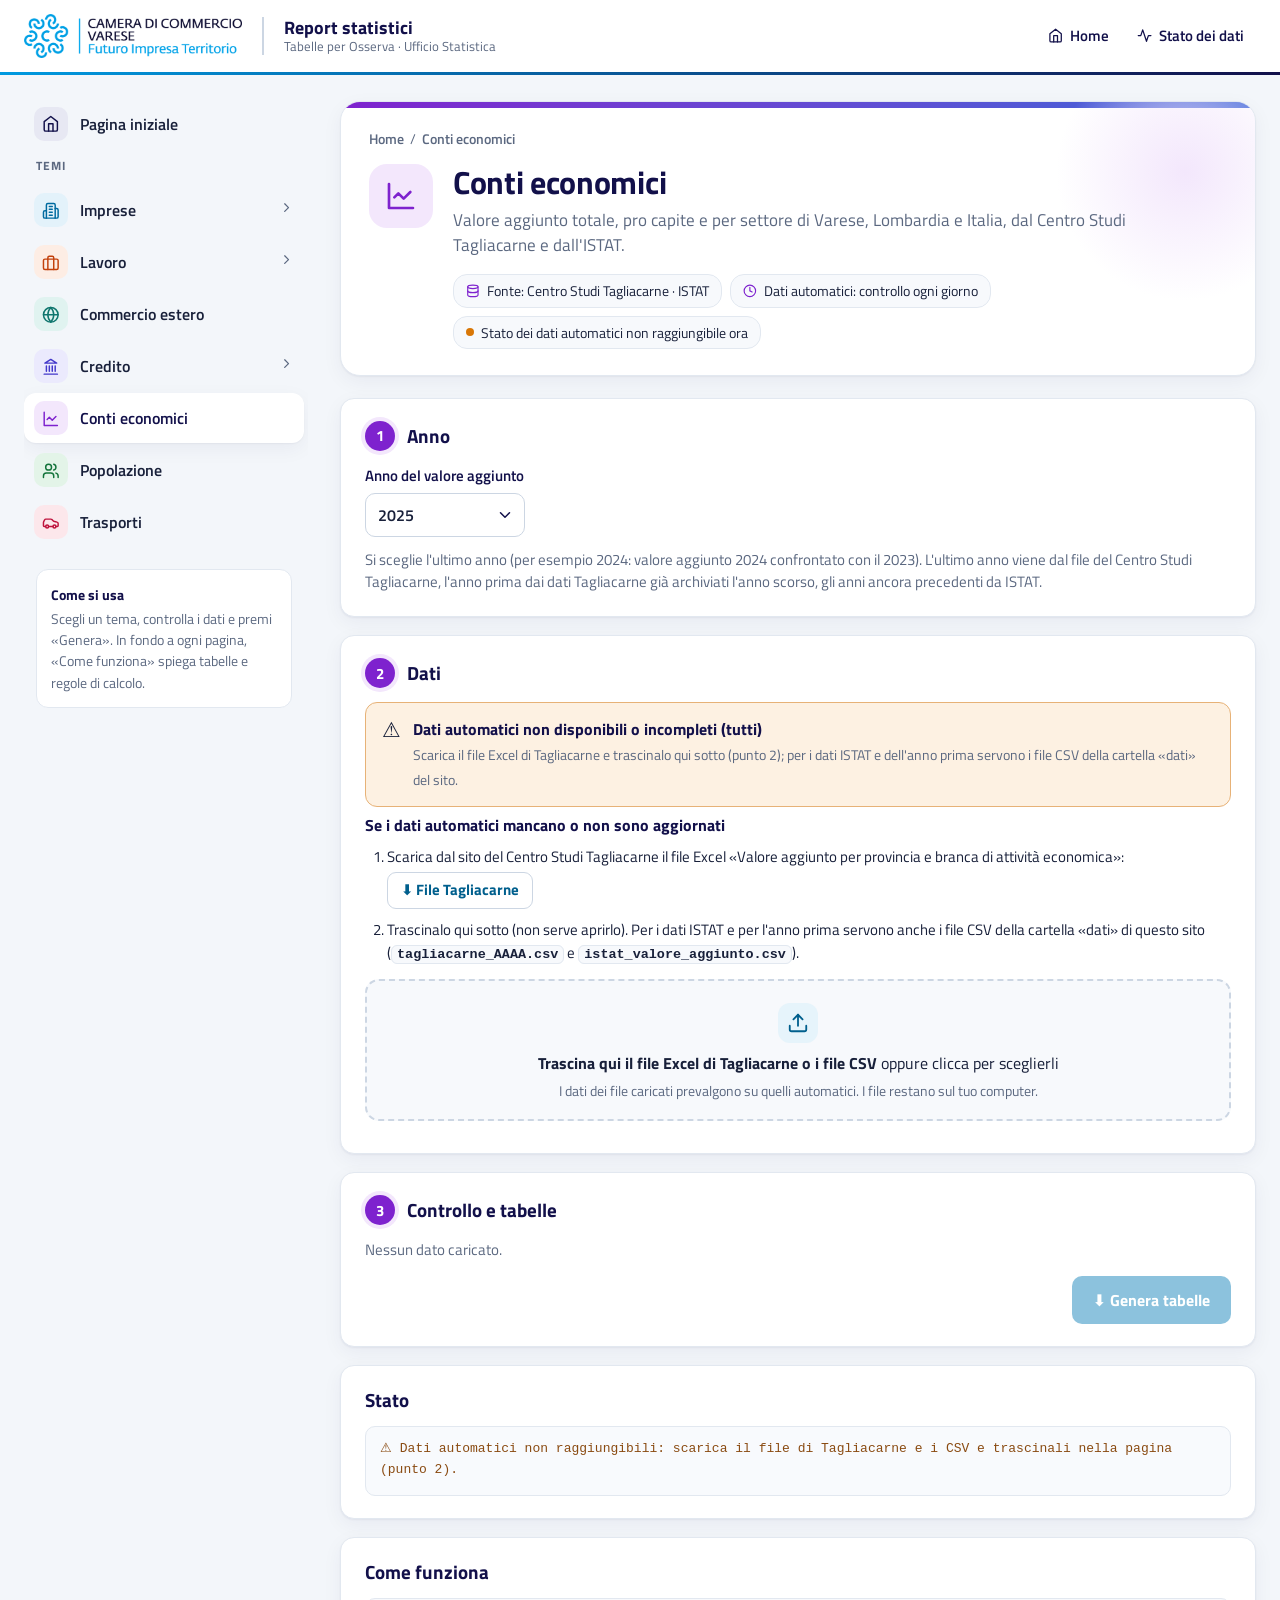
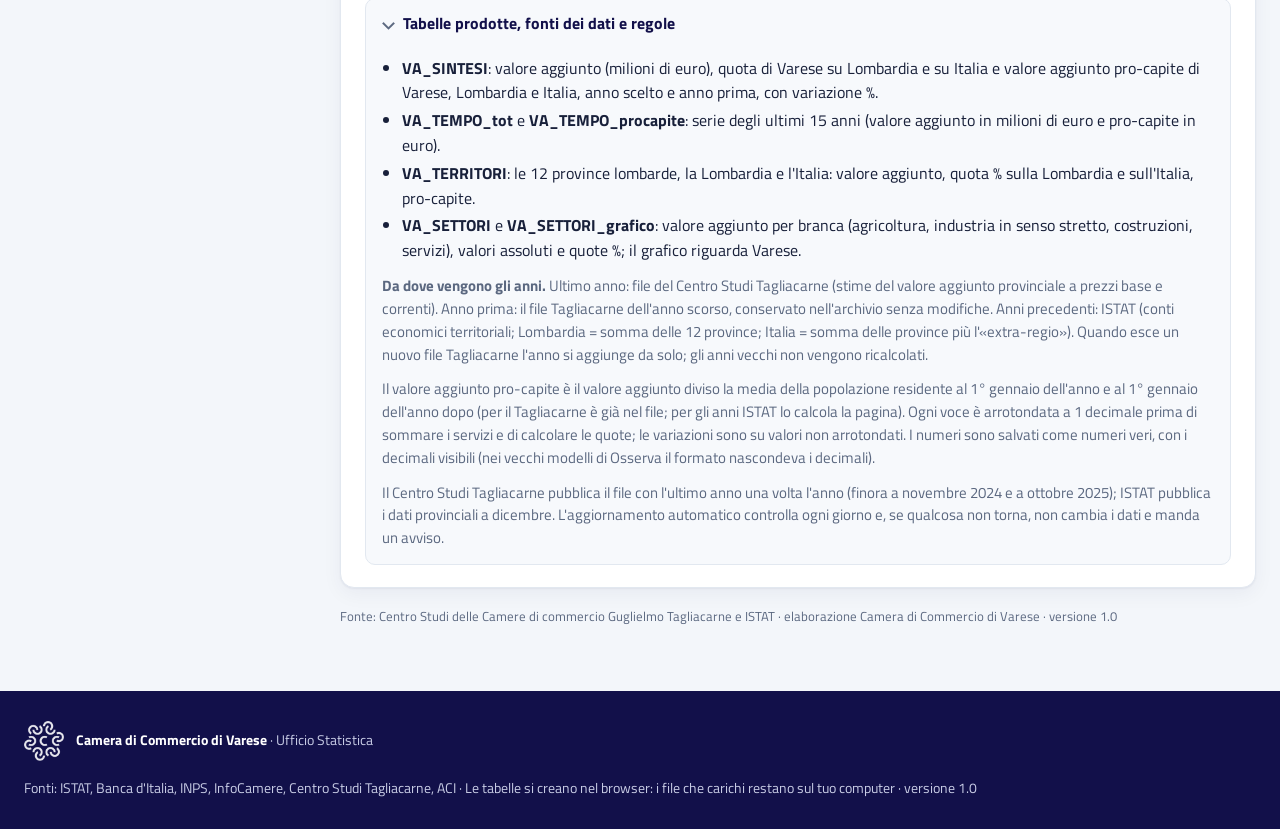
<file: codice/12_Web_Sito_Unico/sito/conti-economici/index.html>
<!doctype html>
<html lang="it">
<head>
<meta charset="utf-8">
<meta name="viewport" content="width=device-width, initial-scale=1">
<title>Conti economici – Report statistici · Camera di Commercio di Varese</title>
<meta name="description" content="Valore aggiunto totale, pro capite e per settore di Varese, Lombardia e Italia, dal Centro Studi Tagliacarne e dall&#x27;ISTAT.">
<meta name="theme-color" content="#12104a">
<link rel="icon" type="image/png" href="../assets/favicon.png">
<link rel="stylesheet" href="../assets/portale.css?v=e0f75119b8">
<script>document.documentElement.classList.add("js");</script>
</head>
<body class="pagina-tema" data-area="conti-economici" style="--area:#7e22ce;--area-soft:#f3e7fc">
<a class="vai-contenuto" href="#contenuto">Vai al contenuto</a>
<header class="testata">
  <div class="testata-in">
    <a class="marchio" href="../index.html" title="Torna alla pagina iniziale"><img src="../assets/logo.png" alt="Camera di Commercio di Varese – Futuro Impresa Territorio" width="218" height="44"></a>
    <div class="testata-titolo"><a href="../index.html">Report statistici</a><small>Tabelle per Osserva · Ufficio Statistica</small></div>
    <nav class="testata-link" aria-label="Collegamenti principali">
      <a href="../index.html"><svg class="icona-svg" viewBox="0 0 24 24" aria-hidden="true" focusable="false"><path d="m3 9 9-7 9 7v11a2 2 0 0 1-2 2H5a2 2 0 0 1-2-2z"/><path d="M9 22V12h6v10"/></svg><span>Home</span></a>
      <a href="../index.html#stato"><svg class="icona-svg" viewBox="0 0 24 24" aria-hidden="true" focusable="false"><path d="M22 12h-4l-3 9L9 3l-3 9H2"/></svg><span>Stato dei dati</span></a>
    </nav>
    <button class="bottone-menu" type="button" aria-controls="menu" aria-expanded="false"><svg class="icona-svg" viewBox="0 0 24 24" aria-hidden="true" focusable="false"><path d="M4 6h16"/><path d="M4 12h16"/><path d="M4 18h16"/></svg>Temi</button>
  </div>
</header>
<div class="velo"></div>
<div class="struttura">
<aside class="menu-laterale" id="menu" aria-label="Temi">
  <nav>
    <a class="menu-area menu-home" href="../index.html"><span class="tessera"><svg class="icona-svg" viewBox="0 0 24 24" aria-hidden="true" focusable="false"><path d="m3 9 9-7 9 7v11a2 2 0 0 1-2 2H5a2 2 0 0 1-2-2z"/><path d="M9 22V12h6v10"/></svg></span><span class="nome">Pagina iniziale</span></a>
    <p class="titoletto">Temi</p>
    <details class="menu-voce" style="--c:#006ba0;--c-soft:#e3f2fa">
      <summary><span class="menu-area"><span class="tessera"><svg class="icona-svg" viewBox="0 0 24 24" aria-hidden="true" focusable="false"><path d="M6 22V4a2 2 0 0 1 2-2h8a2 2 0 0 1 2 2v18Z"/><path d="M6 12H4a2 2 0 0 0-2 2v6a2 2 0 0 0 2 2h2"/><path d="M18 9h2a2 2 0 0 1 2 2v9a2 2 0 0 1-2 2h-2"/><path d="M10 6h4"/><path d="M10 10h4"/><path d="M10 14h4"/><path d="M10 18h4"/></svg></span><span class="nome">Imprese</span><span class="freccia"><svg class="icona-svg" viewBox="0 0 24 24" aria-hidden="true" focusable="false"><path d="m9 18 6-6-6-6"/></svg></span></span></summary>
      <ul class="menu-sezioni">
        <li><a href="../imprese/index.html#sezione=registrate_attive" data-sezione="registrate_attive">Registrate e attive</a></li>
        <li><a href="../imprese/index.html#sezione=iscrizioni_cessazioni" data-sezione="iscrizioni_cessazioni">Iscrizioni e cessazioni</a></li>
        <li><a href="../imprese/index.html#sezione=procedure" data-sezione="procedure">Procedure concorsuali e scioglimenti</a></li>
      </ul>
    </details>
    <details class="menu-voce" style="--c:#c2410c;--c-soft:#fdede4">
      <summary><span class="menu-area"><span class="tessera"><svg class="icona-svg" viewBox="0 0 24 24" aria-hidden="true" focusable="false"><rect width="20" height="14" x="2" y="7" rx="2"/><path d="M16 21V5a2 2 0 0 0-2-2h-4a2 2 0 0 0-2 2v16"/></svg></span><span class="nome">Lavoro</span><span class="freccia"><svg class="icona-svg" viewBox="0 0 24 24" aria-hidden="true" focusable="false"><path d="m9 18 6-6-6-6"/></svg></span></span></summary>
      <ul class="menu-sezioni">
        <li><a href="../lavoro/index.html#sezione=disoccupazione" data-sezione="disoccupazione">Disoccupazione</a></li>
        <li><a href="../lavoro/index.html#sezione=occupazione" data-sezione="occupazione">Occupazione</a></li>
        <li><a href="../lavoro/index.html#sezione=attivita" data-sezione="attivita">Attività</a></li>
        <li><a href="../lavoro/index.html#sezione=inattivita" data-sezione="inattivita">Inattività</a></li>
        <li><a href="../lavoro/index.html#sezione=cig" data-sezione="cig">Cassa integrazione</a></li>
      </ul>
    </details>
    <div class="menu-voce" style="--c:#0f766e;--c-soft:#e0f3f0"><a class="menu-area" href="../commercio-estero/index.html"><span class="tessera"><svg class="icona-svg" viewBox="0 0 24 24" aria-hidden="true" focusable="false"><circle cx="12" cy="12" r="10"/><path d="M12 2a14.5 14.5 0 0 0 0 20 14.5 14.5 0 0 0 0-20"/><path d="M2 12h20"/></svg></span><span class="nome">Commercio estero</span></a></div>
    <details class="menu-voce" style="--c:#4338ca;--c-soft:#ebeafd">
      <summary><span class="menu-area"><span class="tessera"><svg class="icona-svg" viewBox="0 0 24 24" aria-hidden="true" focusable="false"><path d="M3 22h18"/><path d="M6 18v-7"/><path d="M10 18v-7"/><path d="M14 18v-7"/><path d="M18 18v-7"/><path d="M12 2 20 7H4z"/></svg></span><span class="nome">Credito</span><span class="freccia"><svg class="icona-svg" viewBox="0 0 24 24" aria-hidden="true" focusable="false"><path d="m9 18 6-6-6-6"/></svg></span></span></summary>
      <ul class="menu-sezioni">
        <li><a href="../credito/index.html#sezione=depositi" data-sezione="depositi">Depositi</a></li>
        <li><a href="../credito/index.html#sezione=impieghi" data-sezione="impieghi">Impieghi</a></li>
        <li><a href="../credito/index.html#sezione=sofferenze" data-sezione="sofferenze">Sofferenze</a></li>
        <li><a href="../credito/index.html#sezione=sportelli" data-sezione="sportelli">Sportelli</a></li>
      </ul>
    </details>
    <div class="menu-voce corrente" style="--c:#7e22ce;--c-soft:#f3e7fc"><a class="menu-area" href="../conti-economici/index.html" aria-current="page"><span class="tessera"><svg class="icona-svg" viewBox="0 0 24 24" aria-hidden="true" focusable="false"><path d="M3 3v18h18"/><path d="m19 9-5 5-4-4-3 3"/></svg></span><span class="nome">Conti economici</span></a></div>
    <div class="menu-voce" style="--c:#13733a;--c-soft:#e3f4e8"><a class="menu-area" href="../popolazione/index.html"><span class="tessera"><svg class="icona-svg" viewBox="0 0 24 24" aria-hidden="true" focusable="false"><path d="M16 21v-2a4 4 0 0 0-4-4H6a4 4 0 0 0-4 4v2"/><circle cx="9" cy="7" r="4"/><path d="M22 21v-2a4 4 0 0 0-3-3.87"/><path d="M16 3.13a4 4 0 0 1 0 7.75"/></svg></span><span class="nome">Popolazione</span></a></div>
    <div class="menu-voce" style="--c:#be123c;--c-soft:#fce7eb"><a class="menu-area" href="../trasporti/index.html"><span class="tessera"><svg class="icona-svg" viewBox="0 0 24 24" aria-hidden="true" focusable="false"><path d="M19 17h2c.6 0 1-.4 1-1v-3c0-.9-.7-1.7-1.5-1.9C18.7 10.6 16 10 16 10s-1.3-1.4-2.2-2.3c-.5-.4-1.1-.7-1.8-.7H5c-.6 0-1.1.4-1.4.9l-1.4 2.9A3.7 3.7 0 0 0 2 12v4c0 .6.4 1 1 1h2"/><circle cx="7" cy="17" r="2"/><path d="M9 17h6"/><circle cx="17" cy="17" r="2"/></svg></span><span class="nome">Trasporti</span></a></div>
  </nav>
  <div class="menu-nota"><b>Come si usa</b>Scegli un tema, controlla i dati e premi «Genera». In fondo a ogni pagina, «Come funziona» spiega tabelle e regole di calcolo.</div>
</aside>
<div class="contenuto">
  <section class="eroe-area senza-schede" aria-labelledby="titolo-tema">
    <div class="briciole"><a href="../index.html">Home</a><span aria-hidden="true">/</span><a href="index.html">Conti economici</a></div>
    <div class="eroe-riga">
      <div class="tessera-grande"><svg class="icona-svg" viewBox="0 0 24 24" aria-hidden="true" focusable="false"><path d="M3 3v18h18"/><path d="m19 9-5 5-4-4-3 3"/></svg></div>
      <div>
        <h1 id="titolo-tema">Conti economici</h1>
        <p class="lead">Valore aggiunto totale, pro capite e per settore di Varese, Lombardia e Italia, dal Centro Studi Tagliacarne e dall&#x27;ISTAT.</p>
        <ul class="meta">
          <li><svg class="icona-svg" viewBox="0 0 24 24" aria-hidden="true" focusable="false"><ellipse cx="12" cy="5" rx="9" ry="3"/><path d="M3 5v14a9 3 0 0 0 18 0V5"/><path d="M3 12a9 3 0 0 0 18 0"/></svg>Fonte: Centro Studi Tagliacarne · ISTAT</li>
          <li><svg class="icona-svg" viewBox="0 0 24 24" aria-hidden="true" focusable="false"><circle cx="12" cy="12" r="10"/><path d="M12 6v6l4 2"/></svg>Dati automatici: controllo ogni giorno</li>
          <li class="stato-dati" data-stato-area="conti-economici"><span class="pallino"></span><span class="testo">Controllo lo stato dei dati…</span></li>
        </ul>
      </div>
    </div>
  </section>

<main class="wrap" id="contenuto">
  <section class="card">
    <h2>1 · Anno</h2>
    <div class="riga">
      <label class="campo">Anno del valore aggiunto <select id="anno"></select></label>
    </div>
    <p class="nota" id="notaFonti"></p>
    <p class="nota">Si sceglie l'ultimo anno (per esempio 2024: valore aggiunto 2024 confrontato con il 2023). L'ultimo anno viene dal file del Centro Studi Tagliacarne,
      l'anno prima dai dati Tagliacarne già archiviati l'anno scorso, gli anni ancora precedenti da ISTAT.</p>
  </section>

  <section class="card">
    <h2>2 · Dati</h2>
    <div id="fonte" class="fonte"><span class="icona">⏳</span><div><b>Cerco i dati aggiornati automaticamente…</b></div></div>
    <h3>Se i dati automatici mancano o non sono aggiornati</h3>
    <ol class="passi">
      <li>Scarica dal sito del Centro Studi Tagliacarne il file Excel «Valore aggiunto per provincia e branca di attività economica»:
        <a class="bottone" id="linkTagliacarne" href="https://www.tagliacarne.it/linee_di_attivita-33/statistiche_territoriali-101/" rel="noopener">⬇ File Tagliacarne</a></li>
      <li>Trascinalo qui sotto (non serve aprirlo). Per i dati ISTAT e per l'anno prima servono anche i file CSV della cartella «dati» di questo sito
        (<code>tagliacarne_AAAA.csv</code> e <code>istat_valore_aggiunto.csv</code>).</li>
    </ol>
    <label class="drop" id="drop">
      <input type="file" id="scegli" multiple accept=".xlsx,.csv,.txt">
      <b>Trascina qui il file Excel di Tagliacarne o i file CSV</b> oppure clicca per sceglierli
      <div class="descr">I dati dei file caricati prevalgono su quelli automatici. I file restano sul tuo computer.</div>
    </label>
    <ul class="lista-file" id="listaFile"></ul>
  </section>

  <section class="card">
    <h2>3 · Controllo e tabelle</h2>
    <div id="controllo"></div>
    <div class="riga" style="margin-top:14px">
      <span class="spazio"></span>
      <button id="genera" class="primario" disabled>⬇ Genera tabelle</button>
    </div>
  </section>

  <section class="card">
    <h2>Stato</h2>
    <pre id="log"><span class="muted">In attesa dei dati.</span></pre>
  </section>

  <section class="card" id="risultati" hidden>
    <h2 id="titoloRisultati">File pronti</h2>
    <a id="zip" class="zip" href="#">⬇ Scarica tutto (ZIP)</a>
    <div id="elenco"></div>
  </section>

  <section class="card">
    <h2>Come funziona</h2>
    <details open>
      <summary>Tabelle prodotte, fonti dei dati e regole</summary>
      <ul>
        <li><b>VA_SINTESI</b>: valore aggiunto (milioni di euro), quota di Varese su Lombardia e su Italia e valore aggiunto pro-capite di Varese, Lombardia e Italia, anno scelto e anno prima, con variazione %.</li>
        <li><b>VA_TEMPO_tot</b> e <b>VA_TEMPO_procapite</b>: serie degli ultimi 15 anni (valore aggiunto in milioni di euro e pro-capite in euro).</li>
        <li><b>VA_TERRITORI</b>: le 12 province lombarde, la Lombardia e l'Italia: valore aggiunto, quota % sulla Lombardia e sull'Italia, pro-capite.</li>
        <li><b>VA_SETTORI</b> e <b>VA_SETTORI_grafico</b>: valore aggiunto per branca (agricoltura, industria in senso stretto, costruzioni, servizi), valori assoluti e quote %; il grafico riguarda Varese.</li>
      </ul>
      <p class="nota"><b>Da dove vengono gli anni.</b> Ultimo anno: file del Centro Studi Tagliacarne (stime del valore aggiunto provinciale a prezzi base e correnti).
        Anno prima: il file Tagliacarne dell'anno scorso, conservato nell'archivio senza modifiche. Anni precedenti: ISTAT (conti economici territoriali; Lombardia = somma delle 12 province;
        Italia = somma delle province più l'«extra-regio»). Quando esce un nuovo file Tagliacarne l'anno si aggiunge da solo; gli anni vecchi non vengono ricalcolati.</p>
      <p class="nota">Il valore aggiunto pro-capite è il valore aggiunto diviso la media della popolazione residente al 1° gennaio dell'anno e al 1° gennaio dell'anno dopo
        (per il Tagliacarne è già nel file; per gli anni ISTAT lo calcola la pagina). Ogni voce è arrotondata a 1 decimale prima di sommare i servizi e di calcolare le quote; le variazioni sono su valori non arrotondati.
        I numeri sono salvati come numeri veri, con i decimali visibili (nei vecchi modelli di Osserva il formato nascondeva i decimali).</p>
      <p class="nota">Il Centro Studi Tagliacarne pubblica il file con l'ultimo anno una volta l'anno (finora a novembre 2024 e a ottobre 2025); ISTAT pubblica i dati provinciali a dicembre.
        L'aggiornamento automatico controlla ogni giorno e, se qualcosa non torna, non cambia i dati e manda un avviso.</p>
    </details>
  </section>
</main>
<footer class="versione">Fonte: Centro Studi delle Camere di commercio Guglielmo Tagliacarne e ISTAT · elaborazione Camera di Commercio di Varese · versione 1.0</footer>
</div>
</div>
<footer class="pie">
  <div class="pie-in">
    <div><img class="simbolo" src="../assets/simbolo-bianco.png" alt=""><b>Camera di Commercio di Varese</b> · Ufficio Statistica</div>
    <div>Fonti: ISTAT, Banca d'Italia, INPS, InfoCamere, Centro Studi Tagliacarne, ACI · Le tabelle si creano nel browser: i file che carichi restano sul tuo computer · versione 1.0</div>
  </div>
</footer>
<script id="motore">
"use strict";
/* ==========================================================================
   MOTORE (nessuna libreria esterna: lettura CSV ed Excel, calcoli, Excel e ZIP)
   Le 6 tabelle riproducono quelle di Osserva «Valore aggiunto» (cartella «output osserva», anno 2024).

   REGOLA DEGLI ANNI (per un anno N scelto):
     N          -> file del Centro Studi Tagliacarne di quell'anno (dati/tagliacarne_N.csv);
     N-1        -> il file Tagliacarne di N-1 già archiviato (dati/tagliacarne_N-1.csv), mai sostituito;
     N-2 e prima-> ISTAT (dati/istat_valore_aggiunto.csv).
   ========================================================================== */
class ErroreDati extends Error {}

// dati salvati dall'aggiornamento automatico (GitHub Actions): stessa cartella del sito, oppure il sito pubblicato
const URL_DATI_ONLINE = "https://statisticava.github.io/report-conti-economici/dati/";
const ANNI_TEMPO = 15;                       // la serie nel tempo tiene 15 anni (N-14 … N)
const AREE = ["VARESE", "LOMBARDIA", "ITALIA"];                       // ordine delle tabelle di Osserva
const NOME_AREA = { VARESE: "Varese", LOMBARDIA: "Lombardia", ITALIA: "Italia" };
const PROVINCE = ["Varese", "Como", "Sondrio", "Milano", "Bergamo", "Brescia", "Pavia", "Cremona", "Mantova", "Lecco", "Lodi", "Monza e della Brianza"];
const NOMI_OBBLIGATORI = [...PROVINCE, "Lombardia", "Italia"];
const RIPARTIZIONI = ["Nord-ovest", "Nord-est", "Centro", "Sud e Isole"];
const CAMPI = ["agr", "ind", "cos", "s1", "s2", "s3", "tot", "pc"];    // agricoltura, industria, costruzioni, 3 gruppi di servizi, totale, pro-capite
const INTESTAZIONI_ATTESE = ["provincia", "agricoltura", "industria in senso stretto", "costruzioni", "commercio", "attivita finanziarie", "altri servizi", "totale", "valore aggiunto procapite"];
const PAGINA_TAGLIACARNE = "https://www.tagliacarne.it/linee_di_attivita-33/statistiche_territoriali-101/";

/* ------------------------------------------------------------------ arrotondamenti e calcoli */
// ROUND di Excel (metà lontano da zero, su 15 cifre significative), come Decimal(format(v, ".15g")) di Python
function arrotonda(v, cifre) {
  if (v === null || v === undefined || !Number.isFinite(v)) return null;
  const a = Math.abs(v);
  if (a < 1e-9) return 0;
  const r = Number(Math.round(Number(`${Number(a.toPrecision(15))}e${cifre}`)) + `e-${cifre}`);
  return v < 0 && r !== 0 ? -r : r;
}
const R1 = v => arrotonda(v, 1), R2 = v => arrotonda(v, 2);
const nullo = v => v === null || v === undefined;
// variazione % non arrotondata, poi 2 decimali (come le tabelle di Osserva)
const varPerc = (rec, prec) => nullo(rec) || nullo(prec) || prec === 0 ? null : (rec / prec - 1) * 100;
const norm = s => String(s ?? "").normalize("NFD").replace(/[̀-ͯ]/g, "").toLowerCase().replace(/\s+/g, " ").trim();

/* ------------------------------------------------------------------ CSV */
function parseCsv(testo) {
  if (testo.charCodeAt(0) === 0xFEFF) testo = testo.slice(1);
  const primaRiga = testo.split(/\r?\n/, 1)[0];
  const sep = [",", ";", "\t"].map(c => [c, primaRiga.split(c).length]).sort((a, b) => b[1] - a[1])[0][0];
  const righe = [];
  let riga = [], campo = "", tra = false;
  for (let i = 0; i < testo.length; i++) {
    const c = testo[i];
    if (tra) {
      if (c === '"') { if (testo[i + 1] === '"') { campo += '"'; i++; } else tra = false; } else campo += c;
    } else if (c === '"') tra = true;
    else if (c === sep) { riga.push(campo); campo = ""; }
    else if (c === "\n" || c === "\r") {
      if (c === "\r" && testo[i + 1] === "\n") i++;
      riga.push(campo); campo = "";
      if (riga.length > 1 || riga[0] !== "") righe.push(riga);
      riga = [];
    } else campo += c;
  }
  if (campo !== "" || riga.length) { riga.push(campo); righe.push(riga); }
  return righe;
}
const numero = s => { s = String(s ?? "").trim(); if (s === "") return null; const n = Number(s); return Number.isFinite(n) ? n : NaN; };

/* ------------------------------------------------------------------ file Tagliacarne (CSV salvato dal programma, oppure Excel scaricato dal Centro Studi) */
// risultato comune: { tipo: "T", anno, T: Map(territorio -> {agr,ind,cos,s1,s2,s3,tot,pc}), fonte, descr, ... }
function controllaTavolaTagliacarne(T, anno) {
  const val = n => T.get(n);
  // archivio dei primi anni: solo Varese, Lombardia e Italia con totale e pro-capite (niente province né branche)
  const parziale = [...T.values()].some(r => CAMPI.some(c => r[c] === null));
  if (parziale) {
    for (const a of AREE) {
      const r = T.get(NOME_AREA[a]);
      if (!r || r.tot === null || r.pc === null) throw new ErroreDati(`Nel file Tagliacarne ${anno} mancano il totale e il pro-capite di ${NOME_AREA[a]}.`);
    }
    return false;
  }
  for (const n of NOMI_OBBLIGATORI) if (!T.has(n)) throw new ErroreDati(`Nel file Tagliacarne ${anno} manca la riga «${n}» (nomi cambiati o righe tolte).`);
  for (const [n, r] of T) {
    if (r.tot === null) continue;
    const somma = r.agr + r.ind + r.cos + r.s1 + r.s2 + r.s3;
    if (Math.abs(somma - r.tot) > 0.35) throw new ErroreDati(`Nel file Tagliacarne ${anno}, ${n}: la somma delle branche (${somma.toFixed(1)}) non coincide con il totale (${r.tot.toFixed(1)}).`);
  }
  {
    const s = PROVINCE.reduce((x, n) => x + val(n).tot, 0);
    if (Math.abs(s - val("Lombardia").tot) > 0.5) throw new ErroreDati(`Nel file Tagliacarne ${anno} la somma delle 12 province lombarde (${s.toFixed(1)}) non coincide con la Lombardia (${val("Lombardia").tot.toFixed(1)}).`);
  }
  return true;
}

function leggiCsvTagliacarne(testo) {
  const righe = parseCsv(testo);
  const testa = (righe[0] || []).map(s => s.trim());
  const pos = n => testa.indexOf(n);
  const colonne = ["anno", "territorio", "agricoltura", "industria", "costruzioni", "commercio_trasporti_ict", "finanza_immobiliare_professioni", "altri_servizi", "totale", "procapite"];
  if (colonne.some(c => pos(c) < 0)) throw new ErroreDati("Non è un file CSV del valore aggiunto Tagliacarne (mancano delle colonne).");
  const T = new Map(); let anno = null, fonte = "";
  for (const r of righe.slice(1)) {
    if (r.length < testa.length) continue;
    const a = Number(r[pos("anno")]);
    if (!Number.isInteger(a)) throw new ErroreDati("Anno non valido nel file CSV.");
    if (anno !== null && a !== anno) throw new ErroreDati("Il file contiene più anni: serve un file per anno.");
    anno = a; fonte = pos("fonte") >= 0 ? r[pos("fonte")].trim() : "";
    const v = colonne.slice(2).map(c => numero(r[pos(c)]));
    if (v.some(Number.isNaN)) throw new ErroreDati(`Valori non numerici nella riga «${r[pos("territorio")]}».`);
    T.set(r[pos("territorio")].trim(), Object.fromEntries(CAMPI.map((c, i) => [c, v[i]])));
  }
  if (!T.size) throw new ErroreDati("Il file CSV non contiene righe.");
  const completo = controllaTavolaTagliacarne(T, anno);
  return { tipo: "T", anno, T, fonte, completo, primo: anno, ultimo: anno, righe: T.size, descr: `valore aggiunto Tagliacarne ${anno}${completo ? "" : " (solo Varese, Lombardia e Italia)"}` };
}

function leggiCsvIstat(testo) {
  const righe = parseCsv(testo);
  const testa = (righe[0] || []).map(s => s.trim());
  const pos = n => testa.indexOf(n);
  if (["anno", "area", "valore_aggiunto", "popolazione_media"].some(c => pos(c) < 0)) throw new ErroreDati("Non è un file CSV del valore aggiunto ISTAT (mancano delle colonne).");
  const serie = { VARESE: new Map(), LOMBARDIA: new Map(), ITALIA: new Map() };
  let n = 0, primo = Infinity, ultimo = -Infinity;
  for (const r of righe.slice(1)) {
    if (r.length < testa.length) continue;
    const area = r[pos("area")].trim(), anno = Number(r[pos("anno")]), va = numero(r[pos("valore_aggiunto")]), pop = numero(r[pos("popolazione_media")]);
    if (!serie[area] || !Number.isInteger(anno) || va === null || Number.isNaN(va) || Number.isNaN(pop)) throw new ErroreDati(`Riga non valida nel file ISTAT (${r.join(",")}).`);
    serie[area].set(anno, { va, pop }); n++; primo = Math.min(primo, anno); ultimo = Math.max(ultimo, anno);
  }
  if (!n) throw new ErroreDati("Il file CSV non contiene righe.");
  return { tipo: "I", serie, primo, ultimo, righe: n, descr: `valore aggiunto ISTAT ${primo}–${ultimo}` };
}

function leggiCsv(testo) {
  const prima = (testo.charCodeAt(0) === 0xFEFF ? testo.slice(1) : testo).split(/\r?\n/, 1)[0];
  if (/\bterritorio\b/.test(prima) && /\bprocapite\b/.test(prima)) return leggiCsvTagliacarne(testo);
  if (/\bvalore_aggiunto\b/.test(prima)) return leggiCsvIstat(testo);
  throw new ErroreDati("Non è uno dei file dei dati di questa pagina (servono i CSV della cartella «dati» o il file Excel del Centro Studi Tagliacarne).");
}

/* ------------------------------------------------------------------ Excel (.xlsx) del Centro Studi Tagliacarne, letto nel browser */
const dec = new TextDecoder();
async function inflaRaw(bytes) {
  const flusso = new Blob([bytes]).stream().pipeThrough(new DecompressionStream("deflate-raw"));
  return new Uint8Array(await new Response(flusso).arrayBuffer());
}
async function leggiZip(buf) {
  const b = buf instanceof Uint8Array ? buf : new Uint8Array(buf);
  const dv = new DataView(b.buffer, b.byteOffset, b.byteLength);
  let e = -1;
  for (let i = b.length - 22; i >= Math.max(0, b.length - 65557); i--) if (dv.getUint32(i, true) === 0x06054b50) { e = i; break; }
  if (e < 0) throw new ErroreDati("Il file non è un Excel (.xlsx) valido.");
  const n = dv.getUint16(e + 10, true); let p = dv.getUint32(e + 16, true);
  const parti = new Map();
  for (let k = 0; k < n; k++) {
    if (dv.getUint32(p, true) !== 0x02014b50) throw new ErroreDati("Il file non è un Excel (.xlsx) valido.");
    const metodo = dv.getUint16(p + 10, true), csize = dv.getUint32(p + 20, true), nlen = dv.getUint16(p + 28, true), xlen = dv.getUint16(p + 30, true), clen = dv.getUint16(p + 32, true), off = dv.getUint32(p + 42, true);
    const nome = dec.decode(b.subarray(p + 46, p + 46 + nlen));
    const ln = dv.getUint16(off + 26, true), lx = dv.getUint16(off + 28, true), ini = off + 30 + ln + lx;
    parti.set(nome, { metodo, dati: b.subarray(ini, ini + csize) });
    p += 46 + nlen + xlen + clen;
  }
  return parti;
}
async function parteZip(zip, nome) {
  const v = zip.get(nome);
  if (!v) return null;
  if (v.metodo !== 0 && v.metodo !== 8) throw new ErroreDati("Il file Excel usa una compressione non supportata.");
  return dec.decode(v.metodo === 0 ? v.dati : await inflaRaw(v.dati));
}
const xmlDecodifica = s => s.replace(/&#x([0-9a-f]+);/gi, (m, h) => String.fromCodePoint(parseInt(h, 16))).replace(/&#(\d+);/g, (m, d) => String.fromCodePoint(+d))
  .replace(/&lt;/g, "<").replace(/&gt;/g, ">").replace(/&quot;/g, '"').replace(/&apos;/g, "'").replace(/&amp;/g, "&");
const attributi = s => { const o = {}; for (const m of s.matchAll(/([\w:]+)="([^"]*)"/g)) o[m[1]] = xmlDecodifica(m[2]); return o; };
const testoXml = s => [...s.matchAll(/<t(?:\s[^>]*)?>([\s\S]*?)<\/t>/g)].map(m => xmlDecodifica(m[1])).join("");
const colonnaDa = rif => { let n = 0; for (const c of /^[A-Z]+/.exec(rif)[0]) n = n * 26 + c.charCodeAt(0) - 64; return n - 1; };

// -> { nome del foglio: righe (liste di valori: testo, numero o null) }
async function leggiXlsx(buf) {
  const zip = await leggiZip(buf);
  const wb = await parteZip(zip, "xl/workbook.xml"), rels = await parteZip(zip, "xl/_rels/workbook.xml.rels");
  if (!wb || !rels) throw new ErroreDati("Il file non è un Excel (.xlsx) valido.");
  const cond = [];
  const ss = await parteZip(zip, "xl/sharedStrings.xml");
  if (ss) for (const m of ss.matchAll(/<si\b[^>]*>([\s\S]*?)<\/si>/g)) cond.push(testoXml(m[1]));
  const target = {};
  for (const m of rels.matchAll(/<Relationship\b([^>]*)\/?>/g)) { const a = attributi(m[1]); target[a.Id] = a.Target; }
  const fogli = {};
  for (const m of wb.matchAll(/<sheet\b([^>]*)\/?>/g)) {
    const a = attributi(m[1]), t = target[a["r:id"]];
    if (!t) continue;
    const xml = await parteZip(zip, t.startsWith("/") ? t.slice(1) : "xl/" + t);
    if (!xml) continue;
    const righe = [];
    for (const r of xml.matchAll(/<row\b([^>]*?)(?:\/>|>([\s\S]*?)<\/row>)/g)) {
      const num = Number(attributi(r[1]).r) || righe.length + 1;
      const celle = [];
      for (const c of (r[2] || "").matchAll(/<c\b([^>]*?)(?:\/>|>([\s\S]*?)<\/c>)/g)) {
        const ca = attributi(c[1]), corpo = c[2] || "", v = /<v>([\s\S]*?)<\/v>/.exec(corpo);
        let val = null;
        if (ca.t === "inlineStr") val = testoXml(corpo);
        else if (v) val = ca.t === "s" ? cond[Number(v[1])] : (ca.t === "str" || ca.t === "e") ? xmlDecodifica(v[1]) : ca.t === "b" ? v[1] === "1" : Number(v[1]);
        celle[colonnaDa(ca.r)] = val === undefined ? null : val;
      }
      while (righe.length < num - 1) righe.push([]);
      righe[num - 1] = Array.from(celle, x => x === undefined ? null : x);
    }
    fogli[a.name] = righe;
  }
  return fogli;
}

// fogli Excel -> risultato comune dei file Tagliacarne (ultimo anno del file); stessi controlli del programma di aggiornamento
function tavolaTagliacarneDaFogli(fogli) {
  const candidati = [];
  for (const [nome, righe] of Object.entries(fogli)) {
    const titolo = norm(righe[0] && righe[0][0]);
    const a = /anno (\d{4})/.exec(titolo) || /^(\d{4})$/.exec(norm(nome));
    if (a && righe.length > 4) candidati.push([Number(a[1]), nome, righe]);
  }
  if (!candidati.length) throw new ErroreDati("Nel file Excel non c'è nessun foglio con il titolo «… Anno AAAA»: non è il file «Valore aggiunto per provincia e branca» del Centro Studi Tagliacarne.");
  candidati.sort((x, y) => x[0] - y[0]);
  const [anno, nome, righe] = candidati[candidati.length - 1];
  const it = righe.slice(0, 8).findIndex(r => r && r[0] != null && norm(r[0]) === "provincia");
  if (it < 0) throw new ErroreDati(`Nel foglio «${nome}» non trovo la riga di intestazione che comincia con «Provincia».`);
  INTESTAZIONI_ATTESE.forEach((atteso, j) => {
    if (!norm(righe[it][j]).startsWith(atteso)) throw new ErroreDati(`Colonna ${j + 1} del file Excel: trovo «${righe[it][j] ?? ""}» invece di «${atteso}» (il file è cambiato).`);
  });
  const T = new Map();
  for (const r of righe.slice(it + 1)) {
    if (!r || r[0] == null || String(r[0]).trim() === "") continue;
    const n = String(r[0]).replace(/\s+/g, " ").trim(), v = r.slice(1, 9);
    if (v.length < 8 || v.some(x => typeof x !== "number")) {
      if (v.every(x => x == null)) continue;
      throw new ErroreDati(`Riga «${n}» del file Excel: valori mancanti o non numerici.`);
    }
    const riga = Object.fromEntries(CAMPI.map((c, i) => [c, v[i]]));
    if (T.has(n)) {
      if (CAMPI.some(c => Math.abs(T.get(n)[c] - riga[c]) > 0.01)) throw new ErroreDati(`La riga «${n}» compare due volte nel file Excel con numeri diversi.`);
      continue;                                   // provincia che è anche regione (Valle d'Aosta)
    }
    T.set(n, riga);
  }
  if (T.size < 120) throw new ErroreDati(`Il file Excel ha ${T.size} righe di territori invece di circa 132.`);
  const completo = controllaTavolaTagliacarne(T, anno);
  const sm = RIPARTIZIONI.every(n => T.has(n)) ? RIPARTIZIONI.reduce((x, n) => x + T.get(n).tot, 0) : null;
  if (sm !== null) {
    const extra = T.get("Italia").tot - sm;
    if (!(extra >= 0 && extra <= 0.003 * T.get("Italia").tot)) throw new ErroreDati(`Italia e somma delle ripartizioni: lo scarto (${extra.toFixed(1)}) non è quello atteso.`);
  }
  return { tipo: "T", anno, T, fonte: "tagliacarne", completo, primo: anno, ultimo: anno, righe: T.size, descr: `valore aggiunto Tagliacarne ${anno} (file Excel)` };
}
async function leggiExcelTagliacarne(buf) { return tavolaTagliacarneDaFogli(await leggiXlsx(buf)); }

// pagina del Centro Studi -> {url, anno, versione} del file «Valore aggiunto per provincia e branca» (serve ai link della pagina)
function trovaFileTagliacarne(paginaHtml) {
  const out = [];
  for (const m of paginaHtml.matchAll(/<a\b[^>]*?href="([^"]+\.xlsx)"[^>]*>([\s\S]*?)<\/a>/gi)) {
    const t = norm(xmlDecodifica(m[2].replace(/<[^>]+>/g, "")).replace(/ /g, " "));
    if (t.startsWith("valore aggiunto per provincia e branca")) {
      const a = /anno (\d{4})/.exec(t), v = /versione (?:del )?(\d{1,2}-\d{1,2}-\d{4})/.exec(t);
      if (a) out.push({ url: xmlDecodifica(m[1]), anno: Number(a[1]), versione: v ? v[1] : null });
    }
  }
  out.sort((x, y) => x.anno - y.anno);
  return out.length ? out[out.length - 1] : null;
}

/* ------------------------------------------------------------------ i dati e la regola degli anni */
class DatiVA {
  constructor() { this.tag = new Map(); this.ist = { VARESE: new Map(), LOMBARDIA: new Map(), ITALIA: new Map() }; }
  aggiungi(letto) {
    if (letto.tipo === "T") this.tag.set(letto.anno, letto);
    else for (const a of AREE) for (const [y, v] of letto.serie[a]) this.ist[a].set(y, v);
  }
  get vuoto() { return !this.tag.size && !this.ist.VARESE.size; }
  anniTagliacarne() { return [...this.tag.keys()].sort((a, b) => a - b); }
}

// valore di un'area in un anno, secondo la regola degli anni per l'anno scelto N. null se manca.
function valore(D, area, y, N) {
  const nome = NOME_AREA[area];
  const daTag = () => { const t = D.tag.get(y); const r = t && t.T.get(nome); return r && r.tot !== null && r.pc !== null ? { va: R1(r.tot), pc: R2(r.pc), fonte: "Tagliacarne" } : null; };
  if (y >= N - 1) return daTag();
  const i = D.ist[area].get(y);
  if (i && i.pop !== null && i.pop > 0) return { va: R1(i.va), pc: R2(R1(i.va) * 1e6 / i.pop), fonte: "ISTAT" };
  const t = daTag();                              // ISTAT non ha ancora l'anno: si usa l'archivio Tagliacarne, dicendolo
  return t ? { ...t, fonte: "Tagliacarne (ISTAT non ha ancora l'anno)" } : null;
}

// cosa serve perché un anno si possa fare: null se c'è tutto, altrimenti il messaggio
function mancaPerAnno(D, N) {
  const t = D.tag.get(N);
  if (!t) return `il file Tagliacarne del ${N}`;
  if (!t.completo) return `il file Tagliacarne del ${N} completo (province e branche)`;
  const p = D.tag.get(N - 1);
  if (!p) return `il file Tagliacarne del ${N - 1} (l'anno prima: archivio)`;
  for (const a of AREE) {
    if (!valore(D, a, N - 1, N)) return `il valore aggiunto ${NOME_AREA[a]} del ${N - 1} (Tagliacarne)`;
    for (let y = N - ANNI_TEMPO + 1; y <= N - 2; y++) if (!valore(D, a, y, N)) return `il valore aggiunto ${NOME_AREA[a]} del ${y} (ISTAT)`;
  }
  return null;
}
function anniPossibili(D) { return D.anniTagliacarne().filter(a => D.tag.get(a).completo && mancaPerAnno(D, a) === null); }
function ultimoAnno(D) { const a = anniPossibili(D); return a.length ? a[a.length - 1] : null; }
function controllaAnno(D, N) {
  if (!Number.isInteger(N) || N < 2005) return { ok: false, errore: "Anno non valido." };
  const manca = mancaPerAnno(D, N), tutti = D.anniTagliacarne();
  if (manca) {
    const ult = tutti.length ? ` (ultimo anno disponibile: ${tutti[tutti.length - 1]})` : "";
    return { ok: false, ultimo: ultimoAnno(D), errore: D.tag.has(N)
      ? `Mancano dei dati per il ${N}: ${manca}.` : `Il Centro Studi Tagliacarne non ha ancora pubblicato il valore aggiunto ${N}${ult}.` };
  }
  return { ok: true, ultimo: ultimoAnno(D) };
}
// da dove viene ogni anno (per le note della pagina)
function descriviFonti(N) { return `${N}: Tagliacarne · ${N - 1}: Tagliacarne (archivio dell'anno prima) · ${N - ANNI_TEMPO + 1}–${N - 2}: ISTAT`; }


/* ------------------------------------------------------------------ tabelle (specifica = modelli di Osserva) */
const G = ["General", null];
const contaVuoti = righe => righe.reduce((n, r) => n + r.filter(v => v === null).length, 0);
const vuoti = tab => Math.max(0, contaVuoti(tab.righe) - (tab.vuotiPrevisti || 0));
const SENZA = [false, null], CENTRO = [false, ["center", "center", true]], DESTRA = [false, ["right", null, false]];
const RIGA_PROVINCE = [...PROVINCE, "Lombardia", "Italia"];
const ETICHETTE_ABS = [...PROVINCE, "LOMBARDIA", "ITALIA"];
const ETICHETTE_QUOTE = [...PROVINCE.slice(0, 11), "Monza e Brianza", "LOMBARDIA", "ITALIA"];

// branche di una riga del file Tagliacarne: agricoltura, industria, costruzioni, servizi (somma dei 3 gruppi di servizi, ognuno a 1 decimale), totale.
// Regola ricavata dai dati di Osserva: ogni voce si arrotonda a 1 decimale PRIMA di sommare i servizi e di calcolare le quote.
function branche(r) {
  return [R1(r.agr), R1(r.ind), R1(r.cos), R1(R1(r.s1) + R1(r.s2) + R1(r.s3)), R1(r.tot)];
}
const rigaTag = (D, N, nome) => { const t = D.tag.get(N), r = t && t.T.get(nome); if (!r) throw new ErroreDati(`Manca la riga «${nome}» nel file Tagliacarne ${N}.`); return r; };

function tabSintesi(D, N) {
  const v = (a, y) => { const x = valore(D, a, y, N); if (!x) throw new ErroreDati(`Manca il valore aggiunto ${NOME_AREA[a]} del ${y}.`); return x; };
  const P = {}, C = {};
  for (const a of AREE) { P[a] = v(a, N - 1); C[a] = v(a, N); }
  const righe = [], formatiCelle = {}; let n = 0;
  const VA = "VALORE AGGIUNTO in milioni di euro", PC = "VALORE AGGIUNTO PRO-CAPITE in euro";
  const fmt = (riga, f) => { formatiCelle[`${riga},4`] = f; formatiCelle[`${riga},5`] = f; };
  for (const a of AREE) { righe.push([++n, VA, NOME_AREA[a], P[a].va, C[a].va, R2(varPerc(C[a].va, P[a].va))]); fmt(righe.length + 1, "0.0"); }
  for (const [den, nome] of [["LOMBARDIA", "Quota % Varese su Lombardia "], ["ITALIA", "Quota % Varese su Italia "]]) {
    const qp = P.VARESE.va / P[den].va * 100, qr = C.VARESE.va / C[den].va * 100;       // la variazione si calcola sulle quote non arrotondate
    righe.push([++n, VA, nome, R2(qp), R2(qr), R2(varPerc(qr, qp))]); fmt(righe.length + 1, "0.00");
  }
  for (const a of AREE) { righe.push([++n, PC, NOME_AREA[a], P[a].pc, C[a].pc, R2(varPerc(C[a].pc, P[a].pc))]); fmt(righe.length + 1, "0.00"); }
  return { foglio: "Sheet3", nomeFile: "VA_SINTESI.xlsx", righe, formatiCelle,
    intest: ["Ordinamento", "Valori", "variabili", "periodo passato", "periodo recente", "T.var % "],
    hdr: [SENZA, SENZA, SENZA, SENZA, DESTRA, DESTRA],
    colonne: [["0", null], ["@", null], ["@", null], ["0.0", null], ["0.0", null], ["0.00", null]],
    larghezze: { A: 12.86, B: 36.57, C: 28.14, D: 15.29, E: 15.43, F: 7.71 } };
}
function tabTempoTot(D, N) {
  const righe = [];
  for (let y = N - ANNI_TEMPO + 1; y <= N; y++) righe.push([y, ...AREE.map(a => { const x = valore(D, a, y, N); if (!x) throw new ErroreDati(`Manca il valore aggiunto ${NOME_AREA[a]} del ${y}.`); return x.va; })]);
  return { foglio: "Foglio1", nomeFile: "VA_TEMPO_tot.xlsx", righe, altezzaIntest: 60,
    intest: ["Valore aggiunto (milioni di euro)", "Varese", "Lombardia", "Italia"], hdr: [CENTRO, CENTRO, CENTRO, CENTRO],
    colonne: [G, ["0.0", null], ["0.0", null], ["0.0", null]],
    larghezze: { A: 14.29, B: 11.57, C: 11.86, D: 12.43 } };
}
function tabTempoPro(D, N) {
  const righe = [];
  let i = 0;
  for (let y = N - ANNI_TEMPO + 1; y <= N; y++) righe.push([++i, y, ...AREE.map(a => { const x = valore(D, a, y, N); if (!x) throw new ErroreDati(`Manca il valore aggiunto ${NOME_AREA[a]} del ${y}.`); return x.pc; })]);
  return { foglio: "Foglio2", nomeFile: "VA_TEMPO_procapite.xlsx", righe,
    intest: ["Ordinamento", "Valore aggiunto", "Varese", "Lombardia", "Italia"], hdr: [SENZA, SENZA, SENZA, SENZA, SENZA],
    colonne: [G, G, ["0.00", null], ["0.00", null], ["0.00", null]],
    larghezze: { B: 15.14, C: 9.57, D: 9.57, E: 9.57 } };
}
function tabTerritori(D, N) {
  const lomb = branche(rigaTag(D, N, "Lombardia"))[4], ita = branche(rigaTag(D, N, "Italia"))[4];
  const righe = RIGA_PROVINCE.map((nome, i) => {
    const r = rigaTag(D, N, nome), tot = branche(r)[4], pc = R2(r.pc);
    const etichetta = nome === "Monza e della Brianza" ? "Monza e della Brianza (**)" : nome === "Lombardia" ? "LOMBARDIA" : nome === "Italia" ? "ITALIA" : nome;
    return [i + 1, etichetta, tot, nome === "Lombardia" ? 100 : nome === "Italia" ? ".." : R2(tot / lomb * 100), nome === "Italia" ? 100 : R2(tot / ita * 100), pc];
  });
  return { foglio: "Sheet2", nomeFile: "VA_TERRITORI.xlsx", righe, altezzaIntest: 48.6,
    intest: ["Ordinamento", "Territorio", "Valore aggiunto (milioni di euro)", "Quota % su Lombardia", "Quota % su Italia", "Valore aggiunto pro-capite (euro)(*)"],
    hdr: [SENZA, CENTRO, CENTRO, CENTRO, CENTRO, CENTRO],
    colonne: [G, G, ["0.0", null], ["0.00", null], ["0.00", null], ["0.00", null]],
    larghezze: { B: 24.44 } };
}
function tabSettori(D, N) {
  const righe = [], formatiCelle = {};
  const abs = nome => branche(rigaTag(D, N, nome));
  righe.push([1, "Valori assoluti", null, null, null, null, null, null]);
  RIGA_PROVINCE.forEach((nome, i) => righe.push([i + 2, null, ETICHETTE_ABS[i], ...abs(nome)]));
  righe.push([RIGA_PROVINCE.length + 2, "Quota % per settore", null, null, null, null, null, null]);
  const inizioQuote = righe.length + 2;                                    // numero di riga di Excel della prima riga di quote
  RIGA_PROVINCE.forEach((nome, i) => {
    const b = abs(nome);
    righe.push([RIGA_PROVINCE.length + 3 + i, null, ETICHETTE_QUOTE[i], ...[0, 1, 2, 3].map(k => R2(b[k] / b[4] * 100)), 100]);
    for (let c = 4; c <= 8; c++) formatiCelle[`${inizioQuote + i},${c}`] = "0.00";
  });
  return { foglio: "Foglio1", nomeFile: "VA_SETTORI.xlsx", righe, formatiCelle,
    intest: ["Ordinamento 1", "Ordinamento 2", "Territori", "Agricoltura, silvicoltura e pesca", "Industria in senso stretto", "Costruzioni", "Servizi", "Totale"],
    hdr: [SENZA, SENZA, SENZA, SENZA, SENZA, SENZA, SENZA, SENZA],
    colonne: [G, G, G, ["0.0", null], ["0.0", null], ["0.0", null], ["0.0", null], ["0.0", null]],
    vuotiPrevisti: 12 + 28,                                                // celle vuote volute: le due righe titolo e la colonna «Ordinamento 2»
    larghezze: { B: 17.66, C: 20.44, D: 13.55, E: 13.33, F: 12.55, G: 13.66, H: 14.66 } };
}
function tabSettoriGrafico(D, N) {
  const b = branche(rigaTag(D, N, "Varese"));
  const righe = [["Agricoltura", R2(b[0] / b[4] * 100)], ["Industria", R2(b[1] / b[4] * 100)], ["Costruzioni", R2(b[2] / b[4] * 100)], ["Servizi", R2(b[3] / b[4] * 100)]];
  return { foglio: "Foglio1", nomeFile: "VA_SETTORI_grafico.xlsx", righe,
    intest: ["Settori", "Quota % per settore"], hdr: [SENZA, SENZA], formatiIntest: { 1: "@", 2: "@" },
    colonne: [["@", null], ["0.00", null]],
    larghezze: { A: 11, B: 19 } };
}
const TABELLE = [["Sintesi", tabSintesi], ["Tempo (totale)", tabTempoTot], ["Tempo (pro-capite)", tabTempoPro], ["Territori", tabTerritori],
                 ["Settori", tabSettori], ["Settori (grafico di Varese)", tabSettoriGrafico]];
const CARTELLA = "Report_valore_aggiunto_";

/* ------------------------------------------------------------------ generazione completa */
function generaReport(dati, anno, ctx = {}) {
  const log = ctx.log || (() => {});
  anno = Number(anno);
  const c = controllaAnno(dati, anno);
  if (!c.ok) throw new ErroreDati(c.errore);
  const file = [], errori = [];
  for (const [nome, fn] of TABELLE) {
    try {
      const tab = fn(dati, anno);
      tab.mancanti = vuoti(tab);
      file.push({ nome: tab.nomeFile, dati: creaXlsx(tab), tab });
      log(tab.nomeFile, "ok");
    } catch (e) { errori.push(nome); log(`${nome}: ${e.message}`, "err"); }
  }
  return { cartella: `${CARTELLA}${anno}`, file, errori };
}

/* ------------------------------------------------------------------ Excel (.xlsx) con gli stili dei modelli */
const enc = new TextEncoder();
const xmlEsc = s => String(s).replace(/[\x00-\x08\x0B\x0C\x0E-\x1F]/g, "")
  .replace(/&/g, "&amp;").replace(/</g, "&lt;").replace(/>/g, "&gt;").replace(/"/g, "&quot;");
function colonna(n) { let s = ""; while (n > 0) { const m = (n - 1) % 26; s = String.fromCharCode(65 + m) + s; n = Math.floor((n - 1) / 26); } return s; }
function colDaLettere(l) { let n = 0; for (let i = 0; i < l.length; i++) n = n * 26 + l.charCodeAt(i) - 64; return n; }

// registro degli stili di una cartella di lavoro: (formato numerico, grassetto, allineamento) -> indice di cellXfs
function nuovoRegistroStili() {
  const predefiniti = { "General": 0, "0": 1, "0.00": 2, "#,##0": 3 };
  const personalizzati = new Map(), xfs = [{ numId: 0, bold: false, al: null }], indice = new Map([["General|0|", 0]]);
  return {
    stile(fmt, bold, al) {
      const chiave = `${fmt}|${bold ? 1 : 0}|${al ? al.join(",") : ""}`;
      if (indice.has(chiave)) return indice.get(chiave);
      let numId = predefiniti[fmt];
      if (numId === undefined) { if (!personalizzati.has(fmt)) personalizzati.set(fmt, 164 + personalizzati.size); numId = personalizzati.get(fmt); }
      xfs.push({ numId, bold: !!bold, al });
      indice.set(chiave, xfs.length - 1);
      return xfs.length - 1;
    },
    xml() {
      const nf = [...personalizzati].map(([f, id]) => `<numFmt numFmtId="${id}" formatCode="${xmlEsc(f)}"/>`).join("");
      const xf = xfs.map(x => `<xf numFmtId="${x.numId}" fontId="${x.bold ? 1 : 0}" fillId="0" borderId="0" xfId="0"${x.numId ? ' applyNumberFormat="1"' : ""}${x.bold ? ' applyFont="1"' : ""}${x.al ? ' applyAlignment="1"' : ""}>`
        + (x.al ? `<alignment${x.al[0] ? ` horizontal="${x.al[0]}"` : ""}${x.al[1] ? ` vertical="${x.al[1]}"` : ""}${x.al[2] ? ' wrapText="1"' : ""}/>` : "") + "</xf>").join("");
      return `<?xml version="1.0" encoding="UTF-8" standalone="yes"?>
<styleSheet xmlns="http://schemas.openxmlformats.org/spreadsheetml/2006/main">
${nf ? `<numFmts count="${personalizzati.size}">${nf}</numFmts>` : ""}<fonts count="2"><font><sz val="11"/><name val="Calibri"/><family val="2"/></font><font><b/><sz val="11"/><name val="Calibri"/><family val="2"/></font></fonts>
<fills count="2"><fill><patternFill patternType="none"/></fill><fill><patternFill patternType="gray125"/></fill></fills>
<borders count="1"><border><left/><right/><top/><bottom/><diagonal/></border></borders>
<cellStyleXfs count="1"><xf numFmtId="0" fontId="0" fillId="0" borderId="0"/></cellStyleXfs>
<cellXfs count="${xfs.length}">${xf}</cellXfs>
<cellStyles count="1"><cellStyle name="Normal" xfId="0" builtinId="0"/></cellStyles>
</styleSheet>`;
    },
  };
}

const HEAD = ["General", true, ["center", "center", true]];    // intestazione: grassetto, centrata, a capo
function foglioXml(tab, reg) {
  const attr = (ref, s) => `<c r="${ref}"${s ? ` s="${s}"` : ""}`;
  const testo = (ref, s, t) => `${attr(ref, s)} t="inlineStr"><is><t xml:space="preserve">${xmlEsc(t)}</t></is></c>`;
  const cella = (ref, s, v) => v === null || v === undefined ? (s ? `${attr(ref, s)}/>` : "")
    : typeof v === "number" ? (Number.isFinite(v) ? `${attr(ref, s)}><v>${String(Object.is(v, -0) ? 0 : v)}</v></c>` : (s ? `${attr(ref, s)}/>` : ""))
    : testo(ref, s, v);
  let righe = `<row r="1"${tab.altezzaIntest ? ` ht="${tab.altezzaIntest}" customHeight="1"` : ""}>`;
  tab.intest.forEach((h, j) => {
    const fmt = (tab.formatiIntest && tab.formatiIntest[j + 1]) || "General";
    const s = tab.hdr ? reg.stile(fmt, tab.hdr[j][0], tab.hdr[j][1]) : tab.stileIntest ? reg.stile(fmt, true, HEAD[2]) : tab.intestGrassetto ? reg.stile(fmt, true, null) : reg.stile(fmt, false, tab.intestACapoDa && j + 1 >= tab.intestACapoDa && j + 1 <= (tab.intestACapoA || 99) ? [null, null, true] : null);
    righe += cella(colonna(j + 1) + "1", s, h);
  });
  righe += "</row>";
  tab.righe.forEach((r, i) => {
    const nr = i + 2;
    righe += `<row r="${nr}">` + r.map((v, j) => {
      const [fmt, al] = tab.colonne[j];
      const f = (tab.formatiCelle && tab.formatiCelle[`${nr},${j + 1}`]) || fmt;
      return cella(colonna(j + 1) + nr, reg.stile(f, false, al), v);
    }).join("") + "</row>";
  });
  const cols = Object.entries(tab.larghezze || {}).sort((a, b) => colDaLettere(a[0]) - colDaLettere(b[0]))
    .map(([l, w]) => { const n = colDaLettere(l); return `<col min="${n}" max="${n}" width="${w}" customWidth="1"/>`; }).join("");
  return `<?xml version="1.0" encoding="UTF-8" standalone="yes"?>
<worksheet xmlns="http://schemas.openxmlformats.org/spreadsheetml/2006/main" xmlns:r="http://schemas.openxmlformats.org/officeDocument/2006/relationships">
${tab.riquadro ? '<sheetViews><sheetView workbookViewId="0"><pane ySplit="1" topLeftCell="A2" activePane="bottomLeft" state="frozen"/></sheetView></sheetViews>\n' : ""}<sheetFormatPr defaultRowHeight="15"/>
${cols ? `<cols>${cols}</cols>` : ""}<sheetData>${righe}</sheetData>
</worksheet>`;
}

// tab -> file .xlsx (un foglio)
function creaXlsx(tab) {
  const reg = nuovoRegistroStili();
  const foglio = foglioXml(tab, reg);      // prima il foglio: registra gli stili usati
  const parti = [
    ["[Content_Types].xml", `<?xml version="1.0" encoding="UTF-8" standalone="yes"?>
<Types xmlns="http://schemas.openxmlformats.org/package/2006/content-types"><Default Extension="rels" ContentType="application/vnd.openxmlformats-package.relationships+xml"/><Default Extension="xml" ContentType="application/xml"/><Override PartName="/xl/workbook.xml" ContentType="application/vnd.openxmlformats-officedocument.spreadsheetml.sheet.main+xml"/><Override PartName="/xl/worksheets/sheet1.xml" ContentType="application/vnd.openxmlformats-officedocument.spreadsheetml.worksheet+xml"/><Override PartName="/xl/styles.xml" ContentType="application/vnd.openxmlformats-officedocument.spreadsheetml.styles+xml"/></Types>`],
    ["_rels/.rels", `<?xml version="1.0" encoding="UTF-8" standalone="yes"?>
<Relationships xmlns="http://schemas.openxmlformats.org/package/2006/relationships"><Relationship Id="rId1" Type="http://schemas.openxmlformats.org/officeDocument/2006/relationships/officeDocument" Target="xl/workbook.xml"/></Relationships>`],
    ["xl/workbook.xml", `<?xml version="1.0" encoding="UTF-8" standalone="yes"?>
<workbook xmlns="http://schemas.openxmlformats.org/spreadsheetml/2006/main" xmlns:r="http://schemas.openxmlformats.org/officeDocument/2006/relationships"><sheets><sheet name="${xmlEsc(tab.foglio)}" sheetId="1" r:id="rId1"/></sheets></workbook>`],
    ["xl/_rels/workbook.xml.rels", `<?xml version="1.0" encoding="UTF-8" standalone="yes"?>
<Relationships xmlns="http://schemas.openxmlformats.org/package/2006/relationships"><Relationship Id="rId1" Type="http://schemas.openxmlformats.org/officeDocument/2006/relationships/worksheet" Target="worksheets/sheet1.xml"/><Relationship Id="rId2" Type="http://schemas.openxmlformats.org/officeDocument/2006/relationships/styles" Target="styles.xml"/></Relationships>`],
    ["xl/styles.xml", reg.xml()],
    ["xl/worksheets/sheet1.xml", foglio],
  ];
  return creaZip(parti.map(([nome, t]) => ({ nome, dati: enc.encode(t) })));
}

/* ------------------------------------------------------------------ ZIP (senza compressione) */
const CRC_TAB = (() => { const t = new Uint32Array(256); for (let n = 0; n < 256; n++) { let c = n; for (let k = 0; k < 8; k++) c = c & 1 ? 0xEDB88320 ^ (c >>> 1) : c >>> 1; t[n] = c >>> 0; } return t; })();
function crc32(b) { let c = 0xFFFFFFFF; for (let i = 0; i < b.length; i++) c = CRC_TAB[(c ^ b[i]) & 0xFF] ^ (c >>> 8); return (c ^ 0xFFFFFFFF) >>> 0; }

function creaZip(voci, data = new Date()) {
  const ora = ((data.getHours() << 11) | (data.getMinutes() << 5) | Math.floor(data.getSeconds() / 2)) & 0xFFFF;
  const giorno = (((data.getFullYear() - 1980) << 9) | ((data.getMonth() + 1) << 5) | data.getDate()) & 0xFFFF;
  const parti = [], centrale = [];
  let offset = 0;
  for (const v of voci) {
    const nome = enc.encode(v.nome), crc = crc32(v.dati), dim = v.dati.length;
    const lh = new DataView(new ArrayBuffer(30));
    lh.setUint32(0, 0x04034b50, true); lh.setUint16(4, 20, true); lh.setUint16(6, 0x0800, true); lh.setUint16(8, 0, true);
    lh.setUint16(10, ora, true); lh.setUint16(12, giorno, true); lh.setUint32(14, crc, true);
    lh.setUint32(18, dim, true); lh.setUint32(22, dim, true); lh.setUint16(26, nome.length, true); lh.setUint16(28, 0, true);
    parti.push(new Uint8Array(lh.buffer), nome, v.dati);
    const ch = new DataView(new ArrayBuffer(46));
    ch.setUint32(0, 0x02014b50, true); ch.setUint16(4, 20, true); ch.setUint16(6, 20, true); ch.setUint16(8, 0x0800, true);
    ch.setUint16(10, 0, true); ch.setUint16(12, ora, true); ch.setUint16(14, giorno, true); ch.setUint32(16, crc, true);
    ch.setUint32(20, dim, true); ch.setUint32(24, dim, true); ch.setUint16(28, nome.length, true);
    ch.setUint32(42, offset, true);
    centrale.push(new Uint8Array(ch.buffer), nome);
    offset += 30 + nome.length + dim;
  }
  const dimCentrale = centrale.reduce((s, a) => s + a.length, 0);
  const fine = new DataView(new ArrayBuffer(22));
  fine.setUint32(0, 0x06054b50, true); fine.setUint16(8, voci.length, true); fine.setUint16(10, voci.length, true);
  fine.setUint32(12, dimCentrale, true); fine.setUint32(16, offset, true);
  const tutte = [...parti, ...centrale, new Uint8Array(fine.buffer)];
  const out = new Uint8Array(tutte.reduce((s, a) => s + a.length, 0));
  let p = 0;
  for (const a of tutte) { out.set(a, p); p += a.length; }
  return out;
}



if (typeof module !== "undefined" && module.exports) {
  module.exports = { ErroreDati, TABELLE, AREE, PROVINCE, NOME_AREA, ANNI_TEMPO, URL_DATI_ONLINE, PAGINA_TAGLIACARNE, arrotonda, varPerc, parseCsv, leggiCsv, leggiCsvTagliacarne, leggiCsvIstat,
                     leggiXlsx, leggiExcelTagliacarne, tavolaTagliacarneDaFogli, trovaFileTagliacarne, DatiVA, valore, mancaPerAnno, anniPossibili, ultimoAnno, controllaAnno,
                     descriviFonti, generaReport, creaXlsx, creaZip, branche };
}

</script>

<script>
"use strict";
/* ==========================================================================
   INTERFACCIA
   ========================================================================== */
(function () {
  const $ = id => document.getElementById(id);
  const XLSX = "application/vnd.openxmlformats-officedocument.spreadsheetml.sheet";
  const FILE_ISTAT = "istat_valore_aggiunto.csv";
  const stato = { auto: [], autoInfo: null, cerco: true, file: [], dati: new DatiVA(), sceltaUtente: false, url: [], mancanti: [] };

  function log(msg, tag) {
    const el = $("log");
    if (el.dataset.vuoto !== "no") { el.textContent = ""; el.dataset.vuoto = "no"; }
    const riga = document.createElement("span");
    const sim = tag === "ok" ? "✓ " : tag === "err" ? "✗ " : tag === "warn" ? "⚠ " : tag === "muted" ? "ℹ " : "";
    riga.className = tag || "";
    riga.textContent = sim + msg + "\n";
    el.appendChild(riga);
    el.scrollTop = el.scrollHeight;
  }
  const esc = s => String(s).replace(/&/g, "&amp;").replace(/</g, "&lt;").replace(/>/g, "&gt;");
  const fmtData = d => d.toLocaleDateString("it-IT") + " alle " + d.toLocaleTimeString("it-IT", { hour: "2-digit", minute: "2-digit" });

  /* ---------- anno */
  function riempiAnni() {
    const sel = $("anno"), attuale = sel.value;
    sel.innerHTML = "";
    const possibili = anniPossibili(stato.dati);
    const anni = possibili.length ? [...possibili].reverse() : [...stato.dati.anniTagliacarne()].reverse();
    if (!anni.length) anni.push(new Date().getFullYear() - 1);
    for (const a of anni) sel.add(new Option(String(a), String(a)));
    if (attuale && [...sel.options].some(o => o.value === attuale) && stato.sceltaUtente) sel.value = attuale;
    else if (possibili.length) sel.value = String(possibili[possibili.length - 1]);
  }

  /* ---------- dati */
  function ricostruisci() {
    const d = new DatiVA();
    for (const a of [...stato.auto, ...stato.file]) if (a.tipo) d.aggiungi(a);       // i file caricati dall'utente prevalgono
    stato.dati = d;
    $("risultati").hidden = true;
    riempiAnni();
    aggiorna();
  }

  async function caricaAutomatici() {
    const basi = location.protocol === "file:" ? [URL_DATI_ONLINE] : [URL_DATI_ONLINE];
    let base = null;
    for (const b of basi) {
      try {
        const r = await fetch(b + "aggiornamento.json", { cache: "no-store" });
        if (r.ok) { stato.autoInfo = await r.json(); base = b; break; }
      } catch (e) { /* si prova l'indirizzo successivo */ }
    }
    if (!base) { log("Dati automatici non raggiungibili: scarica il file di Tagliacarne e i CSV e trascinali nella pagina (punto 2).", "warn"); stato.mancanti = ["tutti"]; }
    else {
      const anni = (stato.autoInfo.archivio_tagliacarne || []).slice();
      const file = [...anni.map(a => `tagliacarne_${a}.csv`), FILE_ISTAT];
      for (const f of file) {
        try {
          const r = await fetch(base + f, { cache: "no-store" });
          if (!r.ok) throw new Error(`HTTP ${r.status}`);
          const letto = leggiCsv(await r.text());
          stato.auto.push(letto);
          log(`Dati automatici caricati: ${letto.descr}.`, "ok");
        } catch (e) { stato.mancanti.push(f); log(`Dati automatici (${f}) non leggibili: ${e.message}`, "warn"); }
      }
    }
    stato.cerco = false;
    ricostruisci();
  }

  function mostraFonte() {
    const el = $("fonte"), info = stato.autoInfo || {};
    $("linkTagliacarne").href = (info.tagliacarne && info.tagliacarne.url) || PAGINA_TAGLIACARNE;
    const tag = info.tagliacarne, ist = info.istat_valore_aggiunto;
    if (stato.cerco) {
      el.className = "fonte";
      el.innerHTML = `<span class="icona">⏳</span><div><b>Cerco i dati aggiornati automaticamente…</b></div>`;
    } else if (!stato.mancanti.length && stato.auto.length) {
      const contr = info.controllato ? new Date(info.controllato) : null;
      const anni = stato.dati.anniTagliacarne();
      const ultimoIst = Math.max(...stato.dati.ist.VARESE.keys());
      const avvisi = (info.avvisi || []).filter(a => !/^confronto ISTAT/.test(a));
      el.className = "fonte ok";
      el.innerHTML = `<span class="icona">✅</span><div><b>Dati automatici: valore aggiunto Tagliacarne fino al ${anni[anni.length - 1]}, ISTAT fino al ${ultimoIst}</b>
        <span class="dett">${tag && tag.versione ? `File Tagliacarne dell'anno ${tag.anno}, versione del ${esc(tag.versione.replace(/-/g, "/"))}. ` : ""}${ist && ist.ultimo_aggiornamento_istat ? `Ultimo aggiornamento ISTAT: ${esc(new Date(ist.ultimo_aggiornamento_istat).toLocaleDateString("it-IT"))}. ` : ""}${contr ? `Dati aggiornati al ${esc(fmtData(contr))}. ` : ""}
        Si controllano da soli ogni giorno.${avvisi.length ? `<br>Avvisi dell'ultimo aggiornamento: ${esc(avvisi.join(" · "))}` : ""}</span></div>`;
    } else {
      el.className = "fonte warn";
      el.innerHTML = `<span class="icona">⚠️</span><div><b>Dati automatici non disponibili o incompleti (${esc(stato.mancanti.join(", ") || "nessun file")})</b>
        <span class="dett">${location.protocol === "file:" ? "La pagina è aperta dal computer e il sito con i dati automatici non risponde. " : ""}Scarica il file Excel di Tagliacarne e trascinalo qui sotto (punto 2); per i dati ISTAT e dell'anno prima servono i file CSV della cartella «dati» del sito.</span></div>`;
    }
  }

  function mostraFile() {
    const ul = $("listaFile");
    ul.innerHTML = "";
    stato.file.forEach((f, i) => {
      const li = document.createElement("li");
      if (f.errore) li.className = "errore";
      li.innerHTML = `<span>${f.errore ? "✗" : "✓"} <b>${esc(f.nome)}</b> — ${f.errore ? esc(f.errore) : esc(f.descr)}</span>`;
      const b = document.createElement("button");
      b.className = "togli"; b.title = "Togli"; b.textContent = "✕";
      b.onclick = () => { stato.file.splice(i, 1); mostraFile(); ricostruisci(); };
      li.appendChild(b);
      ul.appendChild(li);
    });
  }

  async function caricaFile(lista) {
    for (const file of lista) {
      log(`Leggo ${file.name}…`, "muted");
      await new Promise(r => setTimeout(r, 20));
      try {
        if (/\.(zip|7z|xls)$/i.test(file.name)) throw new ErroreDati("Servono il file Excel .xlsx di Tagliacarne oppure i file CSV dei dati, non file ZIP o Excel vecchi (.xls).");
        const letto = /\.xlsx$/i.test(file.name) ? await leggiExcelTagliacarne(await file.arrayBuffer()) : leggiCsv(await file.text());
        stato.file = stato.file.filter(f => f.nome !== file.name);
        stato.file.push({ nome: file.name, ...letto });
        log(`${file.name}: ${letto.descr}.`, "ok");
      } catch (e) {
        stato.file.push({ nome: file.name, errore: e instanceof ErroreDati ? e.message : `Errore di lettura: ${e.message}` });
        log(`${file.name}: ${e.message}`, "err");
      }
    }
    mostraFile();
    ricostruisci();
  }

  /* ---------- controllo */
  function aggiorna() {
    mostraFonte();
    const anno = Number($("anno").value);
    const el = $("controllo");
    if (stato.dati.vuoto || !anno) {
      el.innerHTML = `<p class="nota" style="margin-top:0">Nessun dato caricato.</p>`;
      $("genera").disabled = true;
      $("notaFonti").textContent = "";
      return;
    }
    $("notaFonti").textContent = `Da dove vengono gli anni: ${descriviFonti(anno)}.`;
    const c = controllaAnno(stato.dati, anno);
    if (!c.ok) {
      el.innerHTML = `<div class="servono">${esc(c.errore)}</div>`;
      $("genera").disabled = true;
      return;
    }
    const dett = { "Sintesi": `Varese, Lombardia, Italia: ${anno - 1} e ${anno}, quote e pro-capite`, "Tempo (totale)": `${anno - ANNI_TEMPO + 1}–${anno}, milioni di euro`,
                   "Tempo (pro-capite)": `${anno - ANNI_TEMPO + 1}–${anno}, euro`, "Territori": `12 province, Lombardia, Italia, ${anno}`,
                   "Settori": `4 branche, quote %, ${anno}`, "Settori (grafico di Varese)": `quote % di Varese, ${anno}` };
    let html = `<table class="controllo">`, vuote = [];
    for (const [nome, fn] of TABELLE) {
      let t;
      try { t = fn(stato.dati, anno); } catch (e) { html += `<tr><td>${esc(nome)}</td><td><span class="badge err">non si può fare</span></td><td class="dett">${esc(e.message)}</td></tr>`; continue; }
      const n = vuoti(t);
      if (n) vuote.push(`${nome} (${n})`);
      html += `<tr><td>${esc(t.nomeFile.replace(/\.xlsx$/, ""))}</td><td><span class="badge ${n ? "warn" : "ok"}">${n ? "con celle vuote" : "pronta"}</span></td><td class="dett">${esc(dett[nome])}</td></tr>`;
    }
    html += `</table>`;
    const fallback = [];
    for (const a of AREE) for (let y = anno - ANNI_TEMPO + 1; y <= anno - 2; y++) { const v = valore(stato.dati, a, y, anno); if (v && v.fonte !== "ISTAT") fallback.push(`${NOME_AREA[a]} ${y}`); }
    if (fallback.length) html += `<div class="servono">ISTAT non ha ancora pubblicato alcuni anni: per ${esc(fallback.join(", "))} si usa il dato Tagliacarne dell'archivio. Quando ISTAT li pubblica si aggiornano da soli.</div>`;
    if (vuote.length) html += `<div class="servono">Mancano alcuni valori (celle vuote): ${esc(vuote.join(", "))}.</div>`;
    html += `<div class="pronto">Tutto pronto per il ${anno}: ${TABELLE.length} tabelle del valore aggiunto.</div>`;
    el.innerHTML = html;
    $("genera").disabled = false;
  }

  /* ---------- generazione */
  function genera() {
    const anno = Number($("anno").value);
    stato.url.forEach(u => URL.revokeObjectURL(u)); stato.url = [];
    $("risultati").hidden = true;
    try {
      log(`Genero le tabelle del valore aggiunto ${anno}…`);
      const esito = generaReport(stato.dati, anno, { log });
      const elenco = $("elenco");
      elenco.innerHTML = "";
      for (const f of esito.file) {
        const url = URL.createObjectURL(new Blob([f.dati], { type: XLSX }));
        stato.url.push(url);
        const div = document.createElement("div");
        div.className = "file";
        div.innerHTML = `<span>${esc(f.nome)}</span>`;
        const a = document.createElement("a");
        a.className = "scarica"; a.href = url; a.download = f.nome; a.textContent = "⬇ Scarica";
        div.appendChild(a);
        elenco.appendChild(div);
      }
      const zip = creaZip(esito.file.map(f => ({ nome: `${esito.cartella}/${f.nome}`, dati: f.dati })));
      const urlZip = URL.createObjectURL(new Blob([zip], { type: "application/zip" }));
      stato.url.push(urlZip);
      $("zip").href = urlZip; $("zip").download = `${esito.cartella}.zip`;
      $("titoloRisultati").textContent = `File pronti — valore aggiunto ${anno}`;
      $("risultati").hidden = false;
      log(esito.errori.length ? `Fatto: ${esito.file.length} file; non riuscite: ${esito.errori.join(", ")}.` : `Fatto: ${esito.file.length} file.`, esito.errori.length ? "warn" : "ok");
    } catch (e) {
      log(e instanceof ErroreDati ? e.message : `Errore inatteso: ${e.message}`, "err");
      if (!(e instanceof ErroreDati)) console.error(e);
    }
  }

  /* ---------- eventi */
  $("anno").onchange = () => { stato.sceltaUtente = true; $("risultati").hidden = true; aggiorna(); };
  $("genera").onclick = genera;
  $("scegli").onchange = e => { caricaFile([...e.target.files]); e.target.value = ""; };
  const drop = $("drop");
  drop.addEventListener("dragover", e => { e.preventDefault(); drop.classList.add("sopra"); });
  drop.addEventListener("dragleave", () => drop.classList.remove("sopra"));
  drop.addEventListener("drop", e => { e.preventDefault(); drop.classList.remove("sopra"); caricaFile([...e.dataTransfer.files]); });
  window.addEventListener("dragover", e => e.preventDefault());
  window.addEventListener("drop", e => { if (!drop.contains(e.target)) { e.preventDefault(); caricaFile([...e.dataTransfer.files]); } });

  riempiAnni();
  aggiorna();
  caricaAutomatici();
})();

</script>
<script src="../assets/aree.js?v=3910429333"></script>
<script src="../assets/portale.js?v=73dcaff065"></script>
</body>
</html>
</file>
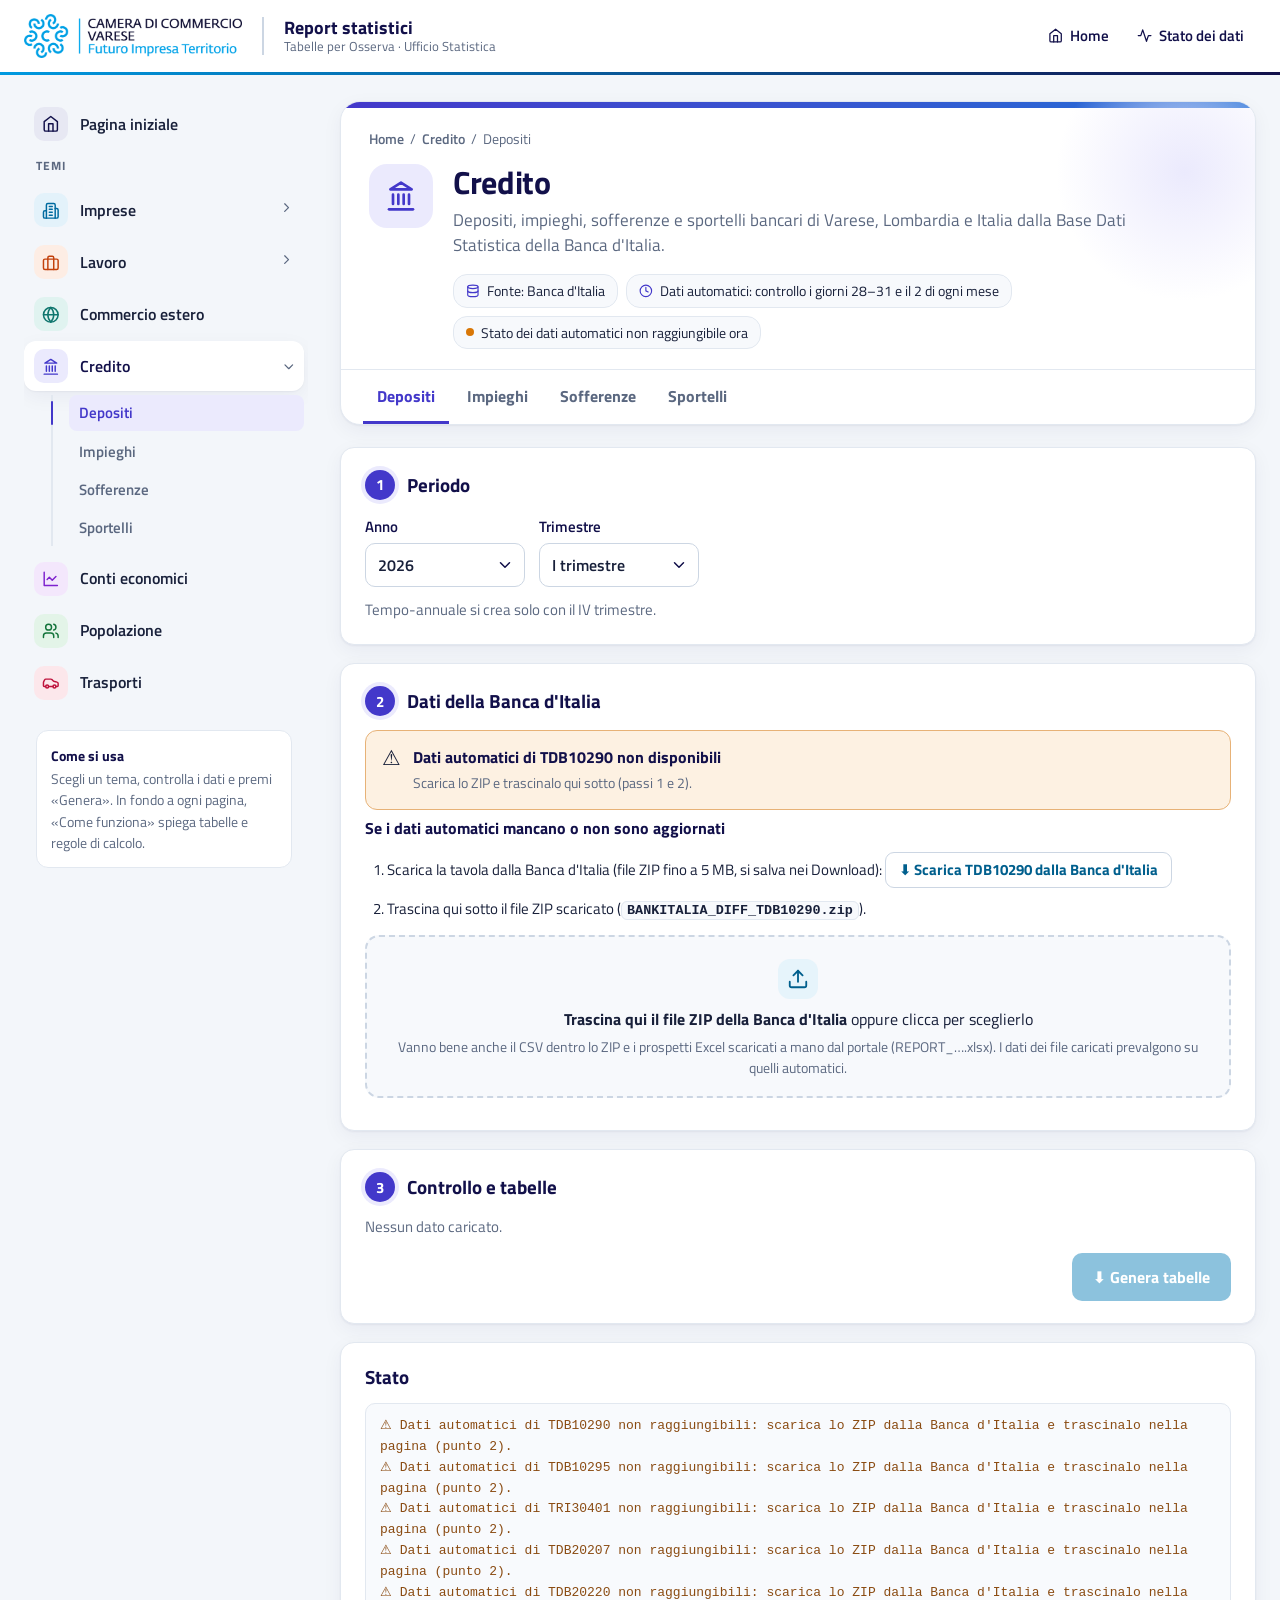
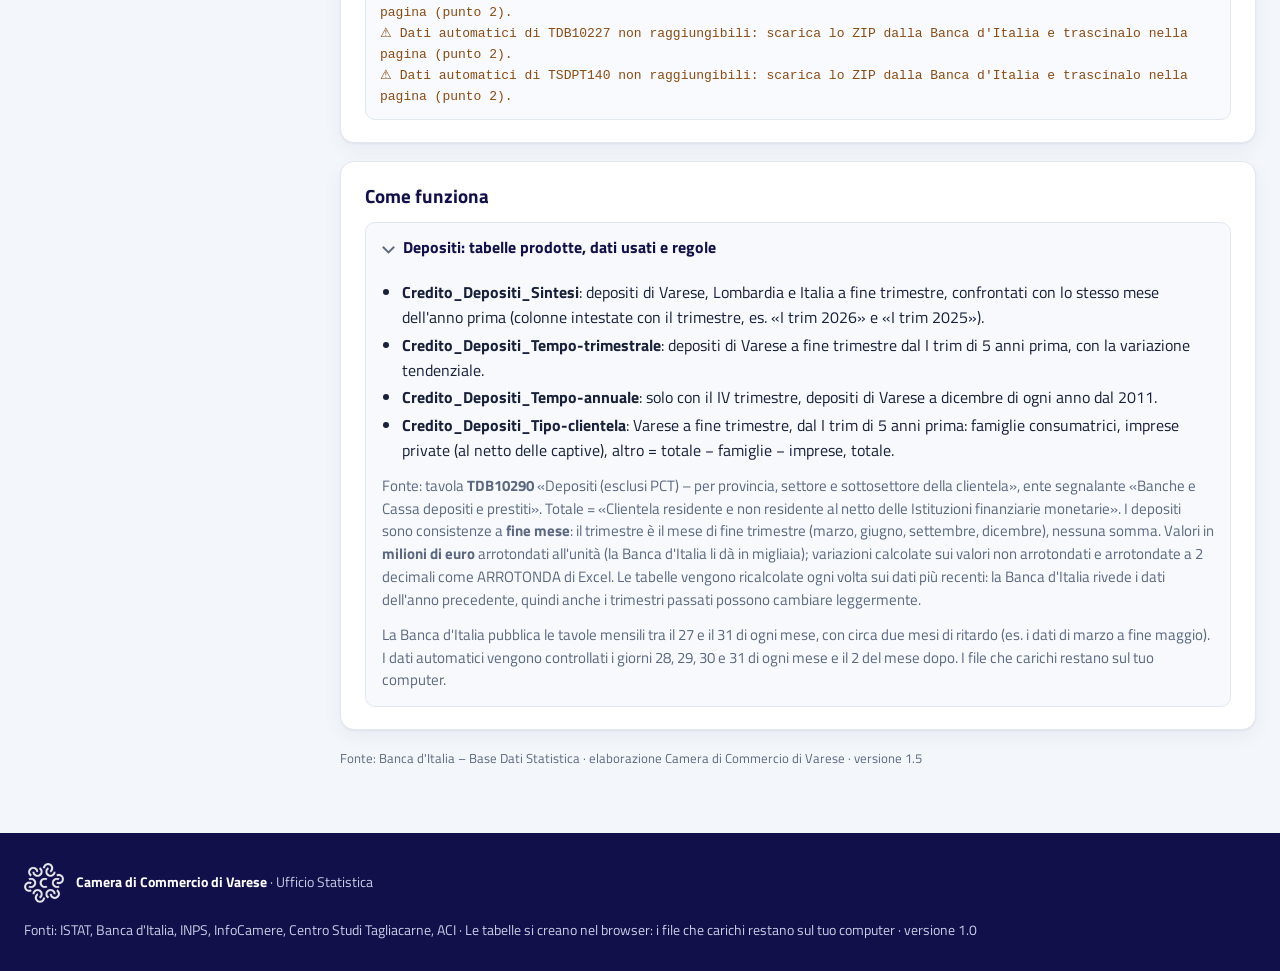
<file: codice/12_Web_Sito_Unico/sito/credito/index.html>
<!doctype html>
<html lang="it">
<head>
<meta charset="utf-8">
<meta name="viewport" content="width=device-width, initial-scale=1">
<title>Credito – Report statistici · Camera di Commercio di Varese</title>
<meta name="description" content="Depositi, impieghi, sofferenze e sportelli bancari di Varese, Lombardia e Italia dalla Base Dati Statistica della Banca d&#x27;Italia.">
<meta name="theme-color" content="#12104a">
<link rel="icon" type="image/png" href="../assets/favicon.png">
<link rel="stylesheet" href="../assets/portale.css?v=e0f75119b8">
<script>document.documentElement.classList.add("js");</script>
</head>
<body class="pagina-tema" data-area="credito" style="--area:#4338ca;--area-soft:#ebeafd">
<a class="vai-contenuto" href="#contenuto">Vai al contenuto</a>
<header class="testata">
  <div class="testata-in">
    <a class="marchio" href="../index.html" title="Torna alla pagina iniziale"><img src="../assets/logo.png" alt="Camera di Commercio di Varese – Futuro Impresa Territorio" width="218" height="44"></a>
    <div class="testata-titolo"><a href="../index.html">Report statistici</a><small>Tabelle per Osserva · Ufficio Statistica</small></div>
    <nav class="testata-link" aria-label="Collegamenti principali">
      <a href="../index.html"><svg class="icona-svg" viewBox="0 0 24 24" aria-hidden="true" focusable="false"><path d="m3 9 9-7 9 7v11a2 2 0 0 1-2 2H5a2 2 0 0 1-2-2z"/><path d="M9 22V12h6v10"/></svg><span>Home</span></a>
      <a href="../index.html#stato"><svg class="icona-svg" viewBox="0 0 24 24" aria-hidden="true" focusable="false"><path d="M22 12h-4l-3 9L9 3l-3 9H2"/></svg><span>Stato dei dati</span></a>
    </nav>
    <button class="bottone-menu" type="button" aria-controls="menu" aria-expanded="false"><svg class="icona-svg" viewBox="0 0 24 24" aria-hidden="true" focusable="false"><path d="M4 6h16"/><path d="M4 12h16"/><path d="M4 18h16"/></svg>Temi</button>
  </div>
</header>
<div class="velo"></div>
<div class="struttura">
<aside class="menu-laterale" id="menu" aria-label="Temi">
  <nav>
    <a class="menu-area menu-home" href="../index.html"><span class="tessera"><svg class="icona-svg" viewBox="0 0 24 24" aria-hidden="true" focusable="false"><path d="m3 9 9-7 9 7v11a2 2 0 0 1-2 2H5a2 2 0 0 1-2-2z"/><path d="M9 22V12h6v10"/></svg></span><span class="nome">Pagina iniziale</span></a>
    <p class="titoletto">Temi</p>
    <details class="menu-voce" style="--c:#006ba0;--c-soft:#e3f2fa">
      <summary><span class="menu-area"><span class="tessera"><svg class="icona-svg" viewBox="0 0 24 24" aria-hidden="true" focusable="false"><path d="M6 22V4a2 2 0 0 1 2-2h8a2 2 0 0 1 2 2v18Z"/><path d="M6 12H4a2 2 0 0 0-2 2v6a2 2 0 0 0 2 2h2"/><path d="M18 9h2a2 2 0 0 1 2 2v9a2 2 0 0 1-2 2h-2"/><path d="M10 6h4"/><path d="M10 10h4"/><path d="M10 14h4"/><path d="M10 18h4"/></svg></span><span class="nome">Imprese</span><span class="freccia"><svg class="icona-svg" viewBox="0 0 24 24" aria-hidden="true" focusable="false"><path d="m9 18 6-6-6-6"/></svg></span></span></summary>
      <ul class="menu-sezioni">
        <li><a href="../imprese/index.html#sezione=registrate_attive" data-sezione="registrate_attive">Registrate e attive</a></li>
        <li><a href="../imprese/index.html#sezione=iscrizioni_cessazioni" data-sezione="iscrizioni_cessazioni">Iscrizioni e cessazioni</a></li>
        <li><a href="../imprese/index.html#sezione=procedure" data-sezione="procedure">Procedure concorsuali e scioglimenti</a></li>
      </ul>
    </details>
    <details class="menu-voce" style="--c:#c2410c;--c-soft:#fdede4">
      <summary><span class="menu-area"><span class="tessera"><svg class="icona-svg" viewBox="0 0 24 24" aria-hidden="true" focusable="false"><rect width="20" height="14" x="2" y="7" rx="2"/><path d="M16 21V5a2 2 0 0 0-2-2h-4a2 2 0 0 0-2 2v16"/></svg></span><span class="nome">Lavoro</span><span class="freccia"><svg class="icona-svg" viewBox="0 0 24 24" aria-hidden="true" focusable="false"><path d="m9 18 6-6-6-6"/></svg></span></span></summary>
      <ul class="menu-sezioni">
        <li><a href="../lavoro/index.html#sezione=disoccupazione" data-sezione="disoccupazione">Disoccupazione</a></li>
        <li><a href="../lavoro/index.html#sezione=occupazione" data-sezione="occupazione">Occupazione</a></li>
        <li><a href="../lavoro/index.html#sezione=attivita" data-sezione="attivita">Attività</a></li>
        <li><a href="../lavoro/index.html#sezione=inattivita" data-sezione="inattivita">Inattività</a></li>
        <li><a href="../lavoro/index.html#sezione=cig" data-sezione="cig">Cassa integrazione</a></li>
      </ul>
    </details>
    <div class="menu-voce" style="--c:#0f766e;--c-soft:#e0f3f0"><a class="menu-area" href="../commercio-estero/index.html"><span class="tessera"><svg class="icona-svg" viewBox="0 0 24 24" aria-hidden="true" focusable="false"><circle cx="12" cy="12" r="10"/><path d="M12 2a14.5 14.5 0 0 0 0 20 14.5 14.5 0 0 0 0-20"/><path d="M2 12h20"/></svg></span><span class="nome">Commercio estero</span></a></div>
    <details class="menu-voce corrente" style="--c:#4338ca;--c-soft:#ebeafd" open>
      <summary><span class="menu-area" aria-current="page"><span class="tessera"><svg class="icona-svg" viewBox="0 0 24 24" aria-hidden="true" focusable="false"><path d="M3 22h18"/><path d="M6 18v-7"/><path d="M10 18v-7"/><path d="M14 18v-7"/><path d="M18 18v-7"/><path d="M12 2 20 7H4z"/></svg></span><span class="nome">Credito</span><span class="freccia"><svg class="icona-svg" viewBox="0 0 24 24" aria-hidden="true" focusable="false"><path d="m9 18 6-6-6-6"/></svg></span></span></summary>
      <ul class="menu-sezioni">
        <li><a href="#sezione=depositi" data-sezione="depositi">Depositi</a></li>
        <li><a href="#sezione=impieghi" data-sezione="impieghi">Impieghi</a></li>
        <li><a href="#sezione=sofferenze" data-sezione="sofferenze">Sofferenze</a></li>
        <li><a href="#sezione=sportelli" data-sezione="sportelli">Sportelli</a></li>
      </ul>
    </details>
    <div class="menu-voce" style="--c:#7e22ce;--c-soft:#f3e7fc"><a class="menu-area" href="../conti-economici/index.html"><span class="tessera"><svg class="icona-svg" viewBox="0 0 24 24" aria-hidden="true" focusable="false"><path d="M3 3v18h18"/><path d="m19 9-5 5-4-4-3 3"/></svg></span><span class="nome">Conti economici</span></a></div>
    <div class="menu-voce" style="--c:#13733a;--c-soft:#e3f4e8"><a class="menu-area" href="../popolazione/index.html"><span class="tessera"><svg class="icona-svg" viewBox="0 0 24 24" aria-hidden="true" focusable="false"><path d="M16 21v-2a4 4 0 0 0-4-4H6a4 4 0 0 0-4 4v2"/><circle cx="9" cy="7" r="4"/><path d="M22 21v-2a4 4 0 0 0-3-3.87"/><path d="M16 3.13a4 4 0 0 1 0 7.75"/></svg></span><span class="nome">Popolazione</span></a></div>
    <div class="menu-voce" style="--c:#be123c;--c-soft:#fce7eb"><a class="menu-area" href="../trasporti/index.html"><span class="tessera"><svg class="icona-svg" viewBox="0 0 24 24" aria-hidden="true" focusable="false"><path d="M19 17h2c.6 0 1-.4 1-1v-3c0-.9-.7-1.7-1.5-1.9C18.7 10.6 16 10 16 10s-1.3-1.4-2.2-2.3c-.5-.4-1.1-.7-1.8-.7H5c-.6 0-1.1.4-1.4.9l-1.4 2.9A3.7 3.7 0 0 0 2 12v4c0 .6.4 1 1 1h2"/><circle cx="7" cy="17" r="2"/><path d="M9 17h6"/><circle cx="17" cy="17" r="2"/></svg></span><span class="nome">Trasporti</span></a></div>
  </nav>
  <div class="menu-nota"><b>Come si usa</b>Scegli un tema, controlla i dati e premi «Genera». In fondo a ogni pagina, «Come funziona» spiega tabelle e regole di calcolo.</div>
</aside>
<div class="contenuto">
  <section class="eroe-area" aria-labelledby="titolo-tema">
    <div class="briciole"><a href="../index.html">Home</a><span aria-hidden="true">/</span><a href="index.html">Credito</a><span aria-hidden="true">/</span><span class="qui">Depositi</span></div>
    <div class="eroe-riga">
      <div class="tessera-grande"><svg class="icona-svg" viewBox="0 0 24 24" aria-hidden="true" focusable="false"><path d="M3 22h18"/><path d="M6 18v-7"/><path d="M10 18v-7"/><path d="M14 18v-7"/><path d="M18 18v-7"/><path d="M12 2 20 7H4z"/></svg></div>
      <div>
        <h1 id="titolo-tema">Credito</h1>
        <p class="lead">Depositi, impieghi, sofferenze e sportelli bancari di Varese, Lombardia e Italia dalla Base Dati Statistica della Banca d&#x27;Italia.</p>
        <ul class="meta">
          <li><svg class="icona-svg" viewBox="0 0 24 24" aria-hidden="true" focusable="false"><ellipse cx="12" cy="5" rx="9" ry="3"/><path d="M3 5v14a9 3 0 0 0 18 0V5"/><path d="M3 12a9 3 0 0 0 18 0"/></svg>Fonte: Banca d&#x27;Italia</li>
          <li><svg class="icona-svg" viewBox="0 0 24 24" aria-hidden="true" focusable="false"><circle cx="12" cy="12" r="10"/><path d="M12 6v6l4 2"/></svg>Dati automatici: controllo i giorni 28–31 e il 2 di ogni mese</li>
          <li class="stato-dati" data-stato-area="credito"><span class="pallino"></span><span class="testo">Controllo lo stato dei dati…</span></li>
        </ul>
      </div>
    </div>
    <nav class="schede" role="tablist" aria-label="Sezioni di Credito">
      <a class="scheda" role="tab" href="#sezione=depositi" data-sezione="depositi" data-nome="Depositi" aria-selected="true">Depositi</a>
      <a class="scheda" role="tab" href="#sezione=impieghi" data-sezione="impieghi" data-nome="Impieghi" aria-selected="false">Impieghi</a>
      <a class="scheda" role="tab" href="#sezione=sofferenze" data-sezione="sofferenze" data-nome="Sofferenze" aria-selected="false">Sofferenze</a>
      <a class="scheda" role="tab" href="#sezione=sportelli" data-sezione="sportelli" data-nome="Sportelli" aria-selected="false">Sportelli</a>
    </nav>
  </section>

<main class="wrap" id="contenuto">
  <section class="card">
    <h2>1 · Periodo</h2>
    <div class="sezioni">
      <label class="sezione"><input type="radio" name="sezione" value="depositi" checked> Depositi</label>
      <label class="sezione"><input type="radio" name="sezione" value="impieghi"> Impieghi</label>
      <label class="sezione"><input type="radio" name="sezione" value="sofferenze"> Sofferenze</label>
      <label class="sezione"><input type="radio" name="sezione" value="sportelli"> Sportelli</label>
    </div>
    <div class="riga" style="margin-top:16px">
      <label class="campo">Anno <select id="anno"></select></label>
      <label class="campo" id="campoTrim">Trimestre
        <select id="trim">
          <option value="1">I trimestre</option><option value="2">II trimestre</option>
          <option value="3">III trimestre</option><option value="4">IV trimestre</option>
        </select>
      </label>
    </div>
    <p class="nota" id="notaPeriodo"></p>
  </section>

  <section class="card">
    <h2>2 · Dati della Banca d'Italia</h2>
    <div id="fonte" class="fonte"><span class="icona">⏳</span><div><b>Cerco i dati aggiornati automaticamente…</b></div></div>
    <h3>Se i dati automatici mancano o non sono aggiornati</h3>
    <ol class="passi">
      <li><span id="testoScarica">Scarica la tavola</span> dalla Banca d'Italia (file ZIP fino a 5 MB, si salva nei Download):
        <span id="linkA2A"></span></li>
      <li>Trascina qui sotto <span id="testoZip">il file ZIP scaricato</span> (<code id="nomeZip">BANKITALIA_DIFF_TDB10290.zip</code>).</li>
    </ol>
    <label class="drop" id="drop">
      <input type="file" id="scegli" multiple accept=".zip,.csv,.xlsx">
      <b>Trascina qui il file ZIP della Banca d'Italia</b> oppure clicca per sceglierlo
      <div class="descr">Vanno bene anche il CSV dentro lo ZIP e i prospetti Excel scaricati a mano dal portale (REPORT_….xlsx).
        I dati dei file caricati prevalgono su quelli automatici.</div>
    </label>
    <ul class="lista-file" id="listaFile"></ul>
  </section>

  <section class="card">
    <h2>3 · Controllo e tabelle</h2>
    <div id="controllo"></div>
    <div class="riga" style="margin-top:14px">
      <span class="spazio"></span>
      <button id="genera" class="primario" disabled>⬇ Genera tabelle</button>
    </div>
  </section>

  <section class="card">
    <h2>Stato</h2>
    <pre id="log"><span class="muted">In attesa dei dati.</span></pre>
  </section>

  <section class="card" id="risultati" hidden>
    <h2 id="titoloRisultati">File pronti</h2>
    <div id="avvisoRisultati" class="servono" hidden style="margin:0 0 12px"></div>
    <a id="zip" class="zip" href="#">⬇ Scarica tutto (ZIP)</a>
    <div id="elenco"></div>
  </section>

  <section class="card">
    <h2>Come funziona</h2>
    <details open data-sezione="depositi">
      <summary>Depositi: tabelle prodotte, dati usati e regole</summary>
      <ul>
        <li><b>Credito_Depositi_Sintesi</b>: depositi di Varese, Lombardia e Italia a fine trimestre, confrontati con lo stesso mese dell'anno prima (colonne intestate con il trimestre, es. «I trim 2026» e «I trim 2025»).</li>
        <li><b>Credito_Depositi_Tempo-trimestrale</b>: depositi di Varese a fine trimestre dal I trim di 5 anni prima, con la variazione tendenziale.</li>
        <li><b>Credito_Depositi_Tempo-annuale</b>: solo con il IV trimestre, depositi di Varese a dicembre di ogni anno dal 2011.</li>
        <li><b>Credito_Depositi_Tipo-clientela</b>: Varese a fine trimestre, dal I trim di 5 anni prima: famiglie consumatrici, imprese private (al netto delle captive), altro = totale − famiglie − imprese, totale.</li>
      </ul>
      <p class="nota">Fonte: tavola <b>TDB10290</b> «Depositi (esclusi PCT) – per provincia, settore e sottosettore della clientela», ente segnalante
        «Banche e Cassa depositi e prestiti». Totale = «Clientela residente e non residente al netto delle Istituzioni finanziarie monetarie».
        I depositi sono consistenze a <b>fine mese</b>: il trimestre è il mese di fine trimestre (marzo, giugno, settembre, dicembre), nessuna somma.
        Valori in <b>milioni di euro</b> arrotondati all'unità (la Banca d'Italia li dà in migliaia); variazioni calcolate sui valori non arrotondati e arrotondate a 2 decimali come ARROTONDA di Excel.
        Le tabelle vengono ricalcolate ogni volta sui dati più recenti: la Banca d'Italia rivede i dati dell'anno precedente, quindi anche i trimestri passati possono cambiare leggermente.</p>
      <p class="nota">La Banca d'Italia pubblica le tavole mensili tra il 27 e il 31 di ogni mese, con circa due mesi di ritardo (es. i dati di marzo a fine maggio).
        I dati automatici vengono controllati i giorni 28, 29, 30 e 31 di ogni mese e il 2 del mese dopo. I file che carichi restano sul tuo computer.</p>
    </details>
    <details open data-sezione="impieghi" hidden>
      <summary>Impieghi: tabelle prodotte, dati usati e regole</summary>
      <ul>
        <li><b>Credito_Impieghi_Sintesi</b>: impieghi (prestiti) di Varese, Lombardia e Italia a fine trimestre, confrontati con lo stesso mese dell'anno prima (colonne intestate con il trimestre, es. «I trim 2026» e «I trim 2025»).</li>
        <li><b>Credito_Impieghi_Tempo-trimestrale</b>: impieghi di Varese a fine trimestre dal I trim di 5 anni prima, con la variazione tendenziale.</li>
        <li><b>Credito_Impieghi_Tempo-annuale</b>: solo con il IV trimestre, impieghi di Varese a dicembre di ogni anno dal 2011.</li>
        <li><b>Credito_Impieghi_tipoclientela</b>: Varese a fine trimestre, dal I trim di 5 anni prima (periodi scritti come «I trim '26»): famiglie consumatrici, imprese private (al netto delle captive), altro = totale − famiglie − imprese, totale.</li>
      </ul>
      <p class="nota">Fonte: tavola <b>TDB10295</b> «Prestiti (esclusi PCT) – per provincia, settore e sottosettore della clientela», ente segnalante
        «Banche e Cassa depositi e prestiti». Totale = «Clientela residente e non residente al netto delle Istituzioni finanziarie monetarie».
        Gli impieghi sono consistenze a <b>fine mese</b>: il trimestre è il mese di fine trimestre (marzo, giugno, settembre, dicembre), nessuna somma.
        Valori in <b>milioni di euro</b> arrotondati all'unità (la Banca d'Italia li dà in migliaia); variazioni calcolate sui valori non arrotondati e arrotondate a 2 decimali come ARROTONDA di Excel.
        Nomi dei file, intestazioni ed etichette sono quelli delle tabelle di Osserva degli impieghi.
        Le tabelle vengono ricalcolate ogni volta sui dati più recenti: la Banca d'Italia rivede i dati dell'anno precedente, quindi anche i trimestri passati possono cambiare leggermente.</p>
      <p class="nota">La Banca d'Italia pubblica le tavole mensili tra il 27 e il 31 di ogni mese, con circa due mesi di ritardo (es. i dati di marzo a fine maggio).
        I dati automatici vengono controllati i giorni 28, 29, 30 e 31 di ogni mese e il 2 del mese dopo. I file che carichi restano sul tuo computer.</p>
    </details>
    <details open data-sezione="sofferenze" hidden>
      <summary>Sofferenze: tabelle prodotte, dati usati e regole</summary>
      <ul>
        <li><b>Credito_sofferenze_sintesi</b>: sofferenze nette (milioni di euro) e numero di affidati in sofferenza di Varese, Lombardia e Italia nel trimestre, confrontati con lo stesso trimestre dell'anno prima (colonne intestate con il trimestre).</li>
        <li><b>Credito_sofferenze_tempo-trimestre</b>: Varese dal I trim di 6 anni prima (periodi scritti come «I trim '26»): sofferenze nette, affidati e le variazioni tendenziali.</li>
        <li><b>Credito_sofferenze_tempo-anno</b>: solo con il IV trimestre, Varese a dicembre di ogni anno dal 2011 (le variazioni del 2011 restano vuote, come il modello).</li>
        <li><b>Credito_sofferenze_sui-impieghi</b>: sofferenze in percentuale degli impieghi, Varese, Lombardia e Italia, dal I trim di 6 anni prima.</li>
      </ul>
      <p class="nota">Fonte: tavola <b>TRI30401</b> «Quota delle sofferenze (al lordo delle svalutazioni e al netto dei passaggi a perdita) di pertinenza dei maggiori affidati – per provincia della clientela»:
        ente segnalante «Banche», settore «Totale residenti al netto delle Istituzioni finanziarie monetarie», classe «Totale >=250», territorio = sede legale del censito;
        fenomeni «Sofferenze nette: utilizzato» (milioni di euro) e «Sofferenze: numero di affidati». I valori sono usati così come li dà la Banca d'Italia (dati trimestrali).
        Sofferenze sui impieghi = sofferenze ÷ (impieghi della tavola <b>TDB10295</b> ÷ 1000) × 100, arrotondato a 2 decimali, come nel file di lavoro.
        Variazioni arrotondate a 2 decimali come ARROTONDA di Excel. Nomi dei file ed etichette sono quelli delle tabelle di Osserva delle sofferenze.
        Le tabelle vengono ricalcolate ogni volta sui dati più recenti (la Banca d'Italia rivede i dati passati).</p>
      <p class="nota">La tavola delle sofferenze è trimestrale: esce circa tre mesi dopo la fine del trimestre (es. i dati di marzo a fine giugno). Servono anche gli impieghi dello stesso trimestre.
        I dati automatici vengono controllati i giorni 28, 29, 30 e 31 di ogni mese e il 2 del mese dopo. I file che carichi restano sul tuo computer.</p>
    </details>
    <details open data-sezione="sportelli" hidden>
      <summary>Sportelli: tabelle prodotte, dati usati e regole</summary>
      <ul>
        <li><b>Sportelli_sintesi</b>: Varese, i 7 anni fino a quello scelto (colonne intestate con gli anni): comuni serviti da banche, sportelli, sportelli ogni 100mila abitanti, dipendenti delle banche, numero di ATM.</li>
        <li><b>Sportelli_tempo</b>: numero di sportelli di Varese al 31 dicembre di ogni anno dal 2001.</li>
      </ul>
      <p class="nota">Fonte: tavole della Banca d'Italia, ente segnalante «Banche», territorio = localizzazione dello sportello:
        <b>TDB20207</b> «Banche e sportelli – per provincia» (numero degli sportelli, numero di comuni serviti da banche),
        <b>TDB20220</b> (numero sportelli per 100.000 abitanti), <b>TDB10227</b> «Dipendenti – per provincia» (numero dipendenti),
        <b>TSDPT140</b> «ATM e POS – per provincia di sportello» (numero di ATM; dal 2026 sostituisce la vecchia TSPAG110, ferma al 2024). Gli sportelli 2001–2014 vengono dalla vecchia tavola TDB10207
        (ferma al 2016, valori fissi nella pagina, uguali a quelli di Osserva). Valori usati così come li dà la Banca d'Italia.</p>
      <p class="nota">Dati annuali al 31 dicembre: sportelli, comuni e dipendenti escono a fine marzo dell'anno dopo (tavole «articolazione territoriale»);
        il numero di ATM esce con le statistiche sui pagamenti, dopo gli altri dati (il 2025 c'era già a maggio 2026): finché manca, la cella dell'ATM resta vuota e la pagina lo segnala.
        I dati automatici vengono controllati i giorni 28, 29, 30 e 31 di ogni mese e il 2 del mese dopo. I file che carichi restano sul tuo computer.</p>
    </details>
  </section>
</main>
<footer class="versione">Fonte: Banca d'Italia – Base Dati Statistica · elaborazione Camera di Commercio di Varese · versione 1.5</footer>
</div>
</div>
<footer class="pie">
  <div class="pie-in">
    <div><img class="simbolo" src="../assets/simbolo-bianco.png" alt=""><b>Camera di Commercio di Varese</b> · Ufficio Statistica</div>
    <div>Fonti: ISTAT, Banca d'Italia, INPS, InfoCamere, Centro Studi Tagliacarne, ACI · Le tabelle si creano nel browser: i file che carichi restano sul tuo computer · versione 1.0</div>
  </div>
</footer>
<script id="motore">
"use strict";
/* ==========================================================================
   MOTORE (nessuna libreria esterna: lettura ZIP/CSV/Excel, calcoli, Excel e ZIP)
   ========================================================================== */
class ErroreDati extends Error {}

const URL_A2A = "https://a2a.bancaditalia.it/infostat/dataservices/export/IT/CSV/DATA/CUBE/BANKITALIA/DIFF/";
// dati filtrati dall'aggiornamento automatico (GitHub Actions): stessa cartella del sito, oppure il sito pubblicato
const URL_DATI_ONLINE = "https://statisticava.github.io/report-credito/dati/";

const TERRITORI = [["ITC41", "Varese"], ["ITC4", "Lombardia"], ["IT", "Italia"]];
const ROMANI = ["I", "II", "III", "IV"];
const MESI_IT = ["gennaio", "febbraio", "marzo", "aprile", "maggio", "giugno", "luglio", "agosto", "settembre", "ottobre", "novembre", "dicembre"];

// Una voce per sezione. Le sezioni senza «pronta» compaiono nella pagina ma non si possono ancora usare.
// «schema» = tipo di tabelle: "clientela" (depositi, impieghi: totale, famiglie, imprese) o "sofferenze".
// «tavole» = tavole della Banca d'Italia che servono (la prima è quella principale).
// «forma» = nomi dei file, intestazioni ed etichette come le tabelle di Osserva di quella sezione
// (i modelli differiscono in qualche dettaglio da sezione a sezione: scelta dell'utente 29/09/2026, copiarli com'erano).
const SEZIONI = {
  depositi: {
    nome: "Depositi", deiNome: "dei depositi", pronta: true, schema: "clientela", tavole: ["TDB10290"], fenec: "1041810", ente: "1070001",
    titolo: "Depositi (esclusi PCT) - per provincia, settore e sottosettore della clientela",
    settori: { totale: "SBI59", famiglie: "600", imprese: "S11BI32" },
    annoIniziale: 2011, anniIndietro: 5, cartella: "Report_credito_depositi", uscita: "circa due mesi dopo (es. marzo a fine maggio)",
    forma: {
      file: { sintesi: "Credito_Depositi_Sintesi", trimestrale: "Credito_Depositi_Tempo-trimestrale", annuale: "Credito_Depositi_Tempo-annuale", tipo: "Credito_Depositi_Tipo-clientela" },
      voce: "Depositi", varTrimestrale: "T var% tend", varAnnuale: "T var% tend", primaAnnuale: "_",
      periodoTipo: (a, t) => nomeTrim(a, t),
    },
  },
  impieghi: {
    nome: "Impieghi", deiNome: "degli impieghi", pronta: true, schema: "clientela", tavole: ["TDB10295"], fenec: "1077778", ente: "1070001",
    titolo: "Prestiti (esclusi PCT) - per provincia, settore e sottosettore della clientela",
    settori: { totale: "SBI59", famiglie: "600", imprese: "S11BI32" },
    annoIniziale: 2011, anniIndietro: 5, cartella: "Report_credito_impieghi", uscita: "circa due mesi dopo (es. marzo a fine maggio)",
    forma: {
      file: { sintesi: "Credito_Impieghi_Sintesi", trimestrale: "Credito_Impieghi_Tempo-trimestrale", annuale: "Credito_Impieghi_Tempo-annuale", tipo: "Credito_Impieghi_tipoclientela" },
      voce: "Impieghi", varTrimestrale: "T.var% tend", varAnnuale: "T var% tend", primaAnnuale: null,
      periodoTipo: (a, t) => `${ROMANI[t - 1]} trim '${String(a).slice(2)}`,   // «I trim '26» come il modello
    },
  },
  // Sofferenze (file di lavoro Credito_SOFFERENZE_1trim2026.xlsx): tavola trimestrale TRI30401 (ente «Banche»,
  // settore SBI42 «Totale residenti al netto delle IFM», classe 1101 «Totale >=250», territorio = SEDELEG_SOGG),
  // sofferenze nette in milioni di euro e numero di affidati; «sui impieghi» = sofferenze / impieghi (TDB10295, in migliaia).
  sofferenze: {
    nome: "Sofferenze", deiNome: "delle sofferenze", pronta: true, schema: "sofferenze", tavole: ["TRI30401", "TDB10295"],
    ente: "1100010", fenec: "55100033", fenecAffidati: "55100041", altriFenec: ["55100041", "55100172"], settore: "SBI42:1101",
    impieghi: { ente: "1070001", fenec: "1077778", settore: "SBI59" },
    titolo: "Sofferenze (al lordo delle svalutazioni e al netto dei passaggi a perdita) di pertinenza dei maggiori affidati",
    annoIniziale: 2011, anniIndietro: 6, cartella: "Report_credito_sofferenze", uscita: "circa tre mesi dopo (es. marzo a fine giugno)",
    forma: {
      file: { sintesi: "Credito_sofferenze_sintesi", trimestrale: "Credito_sofferenze_tempo-trimestre", annuale: "Credito_sofferenze_tempo-anno", impieghi: "Credito_sofferenze_sui-impieghi" },
      periodo: (a, t) => `${ROMANI[t - 1]} trim '${String(a).slice(2)}`,   // «I trim '26» come il modello
    },
  },
  // Sportelli (file di lavoro Sportelli_anno_2024.xls): dati ANNUALI al 31 dicembre, si sceglie solo l'anno.
  // Tavole «articolazione territoriale» TDB20207 (sportelli, comuni serviti), TDB20220 (sportelli ogni 100.000 abitanti),
  // TDB10227 (dipendenti), più TSDPT140 (numero di ATM, statistiche sui pagamenti: formato a serie storiche, esce dopo gli altri;
  // dal 06/10/2026 al posto di TSPAG110, stesse colonne e stessi valori ma ferma al 2024).
  // Territorio = LOC_SPORT «Localizzazione dello sportello»; nessun settore (nella chiave il settore è vuoto).
  sportelli: {
    nome: "Sportelli", deiNome: "degli sportelli", pronta: true, schema: "sportelli", annuale: true,
    tavole: ["TDB20207", "TDB20220", "TDB10227", "TSDPT140"], ente: "1100010", fenec: "30990009", fenecAtm: "1700802",
    altriFenec: ["30990005", "30990011", "1001503", "1700802", "1700808"],
    // righe della Sintesi: [etichetta del modello, fenomeno, indispensabile, nome nei messaggi]; l'ATM se manca lascia la cella vuota (scelta dell'utente)
    indicatori: [["Comuni serviti da banche", "30990005", true, "comuni serviti"], ["Sportelli", "30990009", true, "sportelli"],
                 ["Sportelli ogni 100mila abitanti", "30990011", true, "sportelli ogni 100mila abitanti"],
                 ["Dipendenti banche a Varese", "1001503", true, "dipendenti"], ["N° ATM (*)", "1700802", false, "ATM"]],
    anniSintesi: 7, annoInizioTempo: 2001, cartella: "Report_credito_sportelli",
    uscita: "una volta l'anno: sportelli, comuni e dipendenti a fine marzo dell'anno dopo; il numero di ATM più tardi, con le statistiche sui pagamenti (il 2025 a maggio 2026)",
    forma: { file: { sintesi: "Sportelli_sintesi", tempo: "Sportelli_tempo" } },
  },
};
// Sportelli di Varese al 31 dicembre 2001-2014 dalla vecchia tavola TDB10207 «Banche e sportelli - per provincia e gruppi
// istituzionali di banche» (Bollettino statistico, ferma al 2016; ente 1100010, fenomeno 30990009): la nuova TDB20207 parte
// dal 2015 (nel 2015 le due tavole coincidono: 425). Valori uguali alla tabella di Osserva; controllati da test_sportelli.js.
const STORICO_SPORTELLI = { 2001: 417, 2002: 421, 2003: 430, 2004: 442, 2005: 453, 2006: 460, 2007: 474, 2008: 494,
                            2009: 491, 2010: 469, 2011: 465, 2012: 452, 2013: 444, 2014: 420 };
const tavolePronte = () => [...new Set(Object.values(SEZIONI).filter(S => S.pronta).flatMap(S => S.tavole))];

// Etichette dei prospetti scaricati a mano dal portale (per leggere i REPORT_….xlsx)
const ETICHETTE = {
  ENTE_SEGN: { "banche e cassa depositi e prestiti": "1070001", "banche": "1100010" },
  FENEC: { "depositi (esclusi pct)": "1041810", "prestiti (esclusi pct)": "1077778",
           "sofferenze nette: utilizzato": "55100033", "sofferenze: numero di affidati": "55100041",
           "numero degli sportelli": "30990009", "numero di comuni serviti da banche": "30990005",
           "numero sportelli per 100.000 abitanti": "30990011", "numero dipendenti": "1001503", "numero di atm": "1700802" },
  CLASSE: { "totale >=250": "1101", "primo 0,5 % degli affidati": "301", "primo 1 % degli affidati": "302",
            "primo 5 % degli affidati": "310", "primo 10 % degli affidati": "320" },
  LOC_CTP: { "italia": "IT", "lombardia": "ITC4", "varese": "ITC41" },
  SET_CTP: {
    "clientela residente e non residente al netto delle istituzioni finanziarie monetarie": "SBI59",
    "totale residenti al netto delle istituzioni finanziarie monetarie": "SBI42",
    "famiglie consumatrici": "600",
    "imprese private al netto delle captive": "S11BI32",
    "imprese private": "S11BI31",
    "famiglie": "S14",
    "famiglie produttrici (fino a 5 addetti)": "S14BI2",
    "società non finanziarie": "S11",
    "amministrazioni pubbliche": "S13",
  },
};
// sezione a cui servono i dati di un fenomeno (es. "1077778" -> "impieghi")
const sezioneDiFenec = f => Object.keys(SEZIONI).find(k => SEZIONI[k].fenec === f || (SEZIONI[k].altriFenec || []).includes(f)) || null;

// «sede legale del censito» (TRI30401) occupa lo stesso posto di «localizzazione della controparte» nella chiave dei dati
const NOMI_DIMENSIONI = {
  "ente segnalante": "ENTE_SEGN", "fenomeno economico": "FENEC",
  "localizzazione della controparte": "LOC_CTP", "sede legale del censito": "LOC_CTP", "localizzazione dello sportello": "LOC_CTP",
  "settore istituzionale della controparte": "SET_CTP", "classe di grandezza del numero degli affidati": "CLASSE",
};

const pad2 = n => String(n).padStart(2, "0");
const ultimoGiorno = (a, m) => new Date(Date.UTC(a, m, 0)).getUTCDate();
const fineMese = (a, m) => `${a}-${pad2(m)}-${pad2(ultimoGiorno(a, m))}`;
const fineTrim = (a, t) => fineMese(a, 3 * t);
const nomeTrim = (a, t) => `${ROMANI[t - 1]} trim ${a}`;
const dataIt = iso => iso ? `${iso.slice(8, 10)}/${iso.slice(5, 7)}/${iso.slice(0, 4)}` : "";
const meseIt = iso => `${MESI_IT[Number(iso.slice(5, 7)) - 1]} ${iso.slice(0, 4)}`;
// trimestre concluso più recente contenuto in una data AAAA-MM-GG di fine mese
function trimDaData(iso) {
  const a = Number(iso.slice(0, 4)), m = Number(iso.slice(5, 7));
  const t = Math.floor(m / 3);
  return t === 0 ? { anno: a - 1, trim: 4 } : { anno: a, trim: t };
}

// arrotondamento a 2 decimali come ARROTONDA di Excel (metà lontano da zero, 15 cifre significative)
function round2(x) {
  if (x == null || !Number.isFinite(x)) return null;
  const a = Math.abs(x);
  if (a < 1e-6) return 0;
  const r = Number(Math.round(Number(Number(a.toPrecision(15)) + "e2")) + "e-2");
  return x < 0 && r !== 0 ? -r : r;
}

// arrotondamento all'unità come ARROTONDA(x; 0) di Excel (metà lontano da zero)
function round0(x) {
  if (x == null || !Number.isFinite(x)) return null;
  const a = Math.round(Number(Math.abs(x).toPrecision(15)));
  return x < 0 && a !== 0 ? -a : a;
}
// la tavola è in migliaia di euro (SCALA = 3): diviso 1000 = milioni di euro
const milioni = v => v == null ? null : round0(v / 1000);
const variaz = (n, o) => (n == null || o == null || o === 0) ? null : round2(n / o * 100 - 100);

/* ------------------------------------------------------------------ lettura ZIP / XLSX */
function tipoFile(u8) {
  if (u8.length >= 4 && u8[0] === 0x50 && u8[1] === 0x4B) return "zip";
  if (u8.length >= 4 && u8[0] === 0x37 && u8[1] === 0x7A && u8[2] === 0xBC && u8[3] === 0xAF) return "7z";
  if (u8.length >= 4 && u8[0] === 0xD0 && u8[1] === 0xCF && u8[2] === 0x11 && u8[3] === 0xE0) return "xls";
  if (u8.length >= 4 && u8[0] === 0x52 && u8[1] === 0x61 && u8[2] === 0x72 && u8[3] === 0x21) return "rar";
  return "testo";
}

function indiceZip(u8) {
  const dv = new DataView(u8.buffer, u8.byteOffset, u8.byteLength);
  let e = -1;
  for (let i = u8.length - 22; i >= Math.max(0, u8.length - 65557); i--) if (dv.getUint32(i, true) === 0x06054b50) { e = i; break; }
  if (e < 0) throw new ErroreDati("Il file compresso (zip/xlsx) è danneggiato o incompleto.");
  const n = dv.getUint16(e + 10, true);
  let p = dv.getUint32(e + 16, true);
  const voci = new Map(), dec = new TextDecoder();
  for (let k = 0; k < n; k++) {
    if (dv.getUint32(p, true) !== 0x02014b50) throw new ErroreDati("Il file compresso (zip/xlsx) è danneggiato.");
    const metodo = dv.getUint16(p + 10, true), comp = dv.getUint32(p + 20, true), dim = dv.getUint32(p + 24, true);
    const ln = dv.getUint16(p + 28, true), lx = dv.getUint16(p + 30, true), lc = dv.getUint16(p + 32, true), off = dv.getUint32(p + 42, true);
    const nome = dec.decode(u8.subarray(p + 46, p + 46 + ln)).replace(/\\/g, "/");
    voci.set(nome, { nome, metodo, comp, dim, off });
    p += 46 + ln + lx + lc;
  }
  return voci;
}

async function inflateRaw(dati) {
  if (typeof DecompressionStream === "undefined")
    throw new ErroreDati("Questo browser è troppo vecchio per leggere i file Excel: aggiorna Chrome, Edge o Firefox.");
  const flusso = new Blob([dati]).stream().pipeThrough(new DecompressionStream("deflate-raw"));
  return new Uint8Array(await new Response(flusso).arrayBuffer());
}

async function estraiZip(u8, voce) {
  const dv = new DataView(u8.buffer, u8.byteOffset, u8.byteLength);
  const o = voce.off, inizio = o + 30 + dv.getUint16(o + 26, true) + dv.getUint16(o + 28, true);
  const dati = u8.subarray(inizio, inizio + voce.comp);
  if (voce.metodo === 0) return dati;
  if (voce.metodo === 8) return inflateRaw(dati);
  throw new ErroreDati(`Formato di compressione non supportato (metodo ${voce.metodo}).`);
}

const decXml = s => s.indexOf("&") < 0 ? s : s.replace(/&(lt|gt|amp|quot|apos|#x[0-9a-fA-F]+|#\d+);/g, (m, e) =>
  e === "lt" ? "<" : e === "gt" ? ">" : e === "amp" ? "&" : e === "quot" ? '"' : e === "apos" ? "'"
  : e[1] === "x" ? String.fromCodePoint(parseInt(e.slice(2), 16)) : String.fromCodePoint(parseInt(e.slice(1), 10)));
function attributo(s, nome) { const m = new RegExp(`(?:^|\\s)${nome}="([^"]*)"`).exec(s); return m ? decXml(m[1]) : null; }
function colDaLettere(l) { let n = 0; for (let i = 0; i < l.length; i++) n = n * 26 + l.charCodeAt(i) - 64; return n - 1; }
function testoRuns(xml) {
  let s = "";
  for (const m of xml.replace(/<rPh\b[\s\S]*?<\/rPh>/g, "").matchAll(/<t\b[^>]*?(?:\/>|>([\s\S]*?)<\/t>)/g)) s += m[1] || "";
  return decXml(s);
}

// righe[r][c] (indici da 0) con numeri, stringhe o null
function leggiFoglioXml(xml, condivise) {
  const righe = [];
  const reRiga = /<row\b([^>]*?)(?:\/>|>([\s\S]*?)<\/row>)/g;
  const reCella = /<c\b([^>]*?)(?:\/>|>([\s\S]*?)<\/c>)/g;
  const reRifRiga = /\br="(\d+)"/, reRif = /\br="([A-Z]+)\d+"/, reTipo = /\bt="(\w+)"/, reV = /<v>([\s\S]*?)<\/v>/;
  let prossima = 0;
  for (const mr of xml.matchAll(reRiga)) {
    const rr = reRifRiga.exec(mr[1]);
    const ri = rr ? Number(rr[1]) - 1 : prossima;
    prossima = ri + 1;
    const riga = [];
    if (mr[2]) {
      let col = 0;
      for (const mc of mr[2].matchAll(reCella)) {
        const a = mc[1], rif = reRif.exec(a);
        if (rif) col = colDaLettere(rif[1]);
        const corpo = mc[2] || "", tt = reTipo.exec(a), t = tt ? tt[1] : "n";
        let v = null;
        if (t === "inlineStr") v = testoRuns(corpo);
        else {
          const mv = reV.exec(corpo);
          if (mv) {
            const s = mv[1];
            if (t === "s") v = condivise[Number(s)] ?? "";
            else if (t === "str" || t === "e") v = decXml(s);
            else if (t === "b") v = s === "1";
            else { v = Number(s); if (!Number.isFinite(v)) v = decXml(s); }
          }
        }
        riga[col] = v;
        col += 1;
      }
    }
    righe[ri] = riga;
  }
  return righe;
}

async function apriXlsx(u8) {
  const voci = indiceZip(u8);
  const testo = async nome => { const v = voci.get(nome); return v ? new TextDecoder().decode(await estraiZip(u8, v)) : null; };
  const wb = await testo("xl/workbook.xml");
  if (wb === null) return null;
  const rels = (await testo("xl/_rels/workbook.xml.rels")) || "";
  const target = {};
  for (const m of rels.matchAll(/<Relationship\b([^>]*?)\/?>/g)) target[attributo(m[1], "Id")] = attributo(m[1], "Target");
  const fogli = [];
  for (const m of wb.matchAll(/<sheet\b([^>]*?)\/?>/g)) {
    const t = target[attributo(m[1], "r:id")];
    if (!t) continue;
    const percorso = t.startsWith("/") ? t.slice(1) : ("xl/" + t).replace(/\/\.\//g, "/");
    fogli.push({ nome: attributo(m[1], "name"), percorso });
  }
  let condivise = null;
  const leggiCondivise = async () => {
    if (condivise) return condivise;
    const ss = await testo("xl/sharedStrings.xml");
    condivise = [];
    if (ss) for (const m of ss.matchAll(/<si>([\s\S]*?)<\/si>|<si\/>/g)) condivise.push(m[1] ? testoRuns(m[1]) : "");
    return condivise;
  };
  return {
    nomi: fogli.map(f => f.nome),
    trova(nome) { const n = nome.toLowerCase().replace(/[\s_]+/g, ""); return fogli.find(f => f.nome.toLowerCase().replace(/[\s_]+/g, "") === n)?.nome ?? null; },
    async xml(nome) { const f = fogli.find(x => x.nome === nome); return f ? testo(f.percorso) : null; },
    async righe(nome) { const x = await this.xml(nome); return x === null ? null : leggiFoglioXml(x, await leggiCondivise()); },
    async primaRiga(nome) {
      const x = await this.xml(nome);
      if (x === null) return null;
      const fine = x.indexOf("</row>");
      return (leggiFoglioXml(fine > 0 ? x.slice(0, fine + 6) + "</sheetData>" : x, await leggiCondivise())[0]) || [];
    },
  };
}

function testoDaU8(u8) {
  let t = new TextDecoder("utf-8").decode(u8);
  if (t.includes("�")) t = new TextDecoder("windows-1252").decode(u8);
  return t.charCodeAt(0) === 0xFEFF ? t.slice(1) : t;
}

/* ------------------------------------------------------------------ archivio dei dati */
// chiave: ENTE_SEGN|FENEC|LOC_CTP|SET_CTP|DATA_OSS  ->  valore (come nella tavola: migliaia di euro)
const chiave = (ente, fenec, loc, set, data) => `${ente}|${fenec}|${loc}|${set}|${data}`;

class DatiCredito {
  constructor() { this.valori = new Map(); }
  aggiungi(valori) { for (const [k, v] of valori) this.valori.set(k, v); return this; }
  get(ente, fenec, loc, set, data) { const v = this.valori.get(chiave(ente, fenec, loc, set, data)); return v === undefined ? null : v; }
  // data più recente in cui esistono tutte le serie indicate
  ultimaData(ente, fenec, serie) {
    const date = new Set();
    for (const k of this.valori.keys()) { const p = k.split("|"); if (p[0] === ente && p[1] === fenec) date.add(p[4]); }
    return [...date].sort().reverse().find(d => serie.every(([loc, set]) => this.get(ente, fenec, loc, set, d) != null)) || null;
  }
}

/* ------------------------------------------------------------------ lettura dei file della Banca d'Italia */
const territoriUsati = new Set(TERRITORI.map(t => t[0]));

// CSV del servizio A2A: "DATA_OSS";"ENTE_SEGN";"FENEC";"LOC_CTP";"SET_CTP";"VALORE";"STATUS" (depositi, impieghi)
// oppure "CLASSE_NUMAFF";"DATA_OSS";"ENTE_SEGN";"FENEC";"SEDELEG_SOGG";"SET_CTP";"VALORE";"STATUS" (sofferenze TRI30401).
// Il territorio è LOC_CTP o SEDELEG_SOGG; se c'è la classe degli affidati il settore della chiave è «SET_CTP:CLASSE».
function leggiCsvBdi(testo) {
  const nl = testo.indexOf("\n");
  const testa = (nl < 0 ? testo : testo.slice(0, nl)).replace(/\r$/, "").split(";").map(s => s.replace(/^"|"$/g, "").trim());
  // tavole a serie storiche (es. TSDPT140): una colonna per serie «SDP_LOCATM.A.<ente>.<fenomeno>.<territorio>»
  if (!testa.includes("FENEC") && testa.some(c => RE_SERIE.test(c))) return leggiCsvSerie(testo, testa);
  const iLoc = ["LOC_CTP", "SEDELEG_SOGG", "LOC_SPORT"].map(c => testa.indexOf(c)).find(i => i >= 0) ?? -1;
  const col = ["DATA_OSS", "ENTE_SEGN", "FENEC", "VALORE"].map(c => testa.indexOf(c));
  if (col.some(i => i < 0) || iLoc < 0) throw new ErroreDati("Il file CSV non è una tavola della Banca d'Italia (mancano le colonne DATA_OSS, LOC_CTP, VALORE…).");
  const [iD, iE, iF, iV] = col, iS = testa.indexOf("SET_CTP"), iC = testa.indexOf("CLASSE_NUMAFF");
  const valori = new Map(), fenec = new Set();
  let righe = 0, ultima = "";
  let p = nl + 1;
  while (p > 0 && p < testo.length) {
    let q = testo.indexOf("\n", p);
    if (q < 0) q = testo.length;
    const linea = testo.slice(p, q);
    p = q + 1;
    if (linea.length < 10) continue;
    righe += 1;
    const c = linea.replace(/\r$/, "").split(";");
    const loc = c[iLoc].replace(/"/g, "");
    if (!territoriUsati.has(loc)) continue;
    const vs = (c[iV] || "").replace(/"/g, "").trim();
    if (vs === "") continue;
    const v = Number(vs.replace(",", "."));
    if (!Number.isFinite(v)) continue;
    const d = c[iD].replace(/"/g, ""), f = c[iF].replace(/"/g, "");
    const set = (iS >= 0 ? c[iS].replace(/"/g, "") : "") + (iC >= 0 ? ":" + c[iC].replace(/"/g, "") : "");
    valori.set(chiave(c[iE].replace(/"/g, ""), f, loc, set, d), v);
    fenec.add(f);
    if (d > ultima) ultima = d;
  }
  if (!righe) throw new ErroreDati("Il file CSV della Banca d'Italia è vuoto.");
  if (!valori.size) throw new ErroreDati("Nel file non ci sono dati di Varese, Lombardia o Italia.");
  return { valori, fenec: [...fenec], ultima, righe };
}

// CSV a serie storiche (TSDPT140, prima TSPAG110): "DATA_OSS";"SDP_LOCATM.A.1100010.1700802.IT";… date "2024/12/31"; settore vuoto nella chiave
const RE_SERIE = /^[A-Z_]+\.[A-Z]\.(\d+)\.(\d+)\.([A-Z0-9]+)$/;
function leggiCsvSerie(testo, testa) {
  const iD = testa.indexOf("DATA_OSS"), colonne = [];
  testa.forEach((c, j) => { const m = RE_SERIE.exec(c); if (m && territoriUsati.has(m[3])) colonne.push([j, m[1], m[2], m[3]]); });
  const valori = new Map(), fenec = new Set();
  let righe = 0, ultima = "";
  for (const linea of testo.split("\n").slice(1)) {
    if (linea.trim().length < 8) continue;
    righe += 1;
    const c = linea.replace(/\r$/, "").split(";");
    const d = (c[iD] || "").replace(/"/g, "").replace(/\//g, "-");
    if (!/^\d{4}-\d{2}-\d{2}$/.test(d)) continue;
    for (const [j, ente, f, loc] of colonne) {
      const vs = (c[j] || "").replace(/"/g, "").trim();
      if (vs === "") continue;
      const v = Number(vs.replace(",", "."));
      if (!Number.isFinite(v)) continue;
      valori.set(chiave(ente, f, loc, "", d), v);
      fenec.add(f);
      if (d > ultima) ultima = d;
    }
  }
  if (!righe) throw new ErroreDati("Il file CSV della Banca d'Italia è vuoto.");
  if (!valori.size) throw new ErroreDati("Nel file non ci sono dati di Varese, Lombardia o Italia.");
  return { valori, fenec: [...fenec], ultima, righe };
}

// data di un prospetto: "30/06/2026", data Excel (numero), "2026-06-30" o solo l'anno (dati annuali: 31 dicembre)
function dataProspetto(v) {
  if ((typeof v === "number" && Number.isInteger(v) && v >= 1900 && v <= 2200) || /^\s*\d{4}\s*$/.test(String(v ?? ""))) return `${String(v).trim()}-12-31`;
  if (typeof v === "number" && v > 20000 && v < 80000) {
    const d = new Date(Date.UTC(1899, 11, 30) + Math.round(v) * 86400000);
    return `${d.getUTCFullYear()}-${pad2(d.getUTCMonth() + 1)}-${pad2(d.getUTCDate())}`;
  }
  const s = String(v ?? "").trim();
  let m = /^(\d{1,2})\/(\d{1,2})\/(\d{4})/.exec(s);
  if (m) return `${m[3]}-${pad2(m[2])}-${pad2(m[1])}`;
  m = /^(\d{4})-(\d{2})-(\d{2})/.exec(s);
  return m ? `${m[1]}-${m[2]}-${m[3]}` : null;
}

// prospetto Excel scaricato a mano dal portale (foglio «Prospetto»):
// riga 1 codice tavola (es. TDB10290_1041810, TRI30401_55100033), poi una riga per ogni dimensione fissa (etichetta | valore),
// una o più righe con le dimensioni che variano per colonna (etichetta | vuoto | valori dalla colonna C; le celle unite
// hanno il valore solo nella prima colonna: vale anche per quelle a destra), «Data dell'osservazione» | vuoto | «Valore»…,
// poi una riga per data.
function leggiProspetto(righe) {
  const norm = s => String(s ?? "").trim().toLowerCase().replace(/\s+/g, " ");
  const pieno = v => v != null && String(v).trim() !== "";
  const primo = String(righe[0]?.[0] ?? "").trim();
  const mt = /^([A-Z]{3,5}\d{3,5})(?:_(\d+))?$/.exec(primo);
  if (!mt) throw new ErroreDati("Il file Excel non sembra un prospetto della Banca d'Italia (in A1 manca il codice della tavola, es. TDB10290_1041810).");
  const fissi = {}, perColonna = [];   // perColonna: [dimensione, riga]
  let inizio = -1, colValori = [];
  if (mt[2]) fissi.FENEC = mt[2];
  const codice = (dim, etich) => {
    const c = ETICHETTE[dim]?.[norm(etich)];
    if (!c) throw new ErroreDati(`Nel prospetto c'è «${String(etich).trim()}», che la pagina non conosce. Usa il file ZIP della Banca d'Italia.`);
    return c;
  };
  for (let r = 1; r < righe.length; r++) {
    const riga = righe[r] || [], et = norm(riga[0]);
    if (et.startsWith("data dell")) {
      inizio = r + 1;
      riga.forEach((v, j) => { if (j > 0 && norm(v) === "valore") colValori.push(j); });
      break;
    }
    const dim = NOMI_DIMENSIONI[et];
    if (!dim) continue;
    const altri = riga.slice(2).some(pieno);
    if (pieno(riga[1]) && !altri) fissi[dim] = codice(dim, riga[1]);
    else if (altri) { riga.forEach((v, j) => { if (j >= 2 && pieno(v)) codice(dim, v); }); perColonna.push([dim, riga]); }
  }
  if (inizio < 0 || !colValori.length) throw new ErroreDati("Prospetto della Banca d'Italia non riconosciuto (manca la riga «Data dell'osservazione» o la riga dei territori/settori).");
  // dimensioni di ogni colonna di valori
  const colonne = colValori.map(j => {
    const k = { ...fissi };
    for (const [dim, riga] of perColonna) {
      let i = j;
      while (i >= 2 && !pieno(riga[i])) i--;
      if (i >= 2) k[dim] = codice(dim, riga[i]);
    }
    return [j, k];
  });
  const variabili = new Set(perColonna.map(([d]) => d));
  // le tavole degli sportelli non hanno il settore della clientela
  const obbligatorie = TAVOLE_SENZA_SETTORE.has(mt[1]) ? ["ENTE_SEGN", "FENEC", "LOC_CTP"] : ["ENTE_SEGN", "FENEC", "LOC_CTP", "SET_CTP"];
  for (const d of obbligatorie) if (!variabili.has(d) && !fissi[d]) throw new ErroreDati(`Nel prospetto manca «${Object.keys(NOMI_DIMENSIONI).find(k => NOMI_DIMENSIONI[k] === d)}».`);
  const valori = new Map(), fenec = new Set();
  let ultima = "", n = 0;
  for (let r = inizio; r < righe.length; r++) {
    const riga = righe[r] || [], d = dataProspetto(riga[0]);
    if (!d) continue;
    n += 1;
    for (const [j, k] of colonne) {
      const v = typeof riga[j] === "number" ? riga[j] : numeroIT(riga[j]);
      if (v == null) continue;
      if (!territoriUsati.has(k.LOC_CTP)) continue;
      valori.set(chiave(k.ENTE_SEGN, k.FENEC, k.LOC_CTP, (k.SET_CTP || "") + (k.CLASSE ? ":" + k.CLASSE : ""), d), v);
      fenec.add(k.FENEC);
      if (d > ultima) ultima = d;
    }
  }
  if (!valori.size) throw new ErroreDati("Nel prospetto non ci sono dati di Varese, Lombardia o Italia.");
  return { valori, fenec: [...fenec], ultima, righe: n, tavola: mt[1] };
}

function numeroIT(v) {
  if (v == null) return null;
  let s = String(v).trim().replace(/[\s']/g, "");
  if (!s || s === "-") return null;
  if (/^-?\d{1,3}(\.\d{3})+(,\d+)?$/.test(s)) s = s.replace(/\./g, "").replace(",", ".");
  else if (/^-?\d+,\d+$/.test(s)) s = s.replace(",", ".");
  const n = Number(s);
  return Number.isFinite(n) ? n : null;
}

// codice di una tavola nel nome del file (TDB10290, TRI30401…) e CSV dei dati (prima riga con la colonna DATA_OSS)
const RE_TAVOLA = /(?:TDB|TRI)\d{5}|TSPAG\d{3}|TSDPT\d{3}/;
const TAVOLE_SENZA_SETTORE = new Set(["TDB20207", "TDB20220", "TDB10227", "TSDPT140", "TSPAG110", "TDB10207"]);
const testaBdi = testo => /^\s*(?:"?[A-Z_]+"?;)*"?DATA_OSS"?;/.test(testo.slice(0, 300));

// qualunque file: ZIP della Banca d'Italia, CSV, prospetto .xlsx
async function leggiFileCredito(nome, u8) {
  const tipo = tipoFile(u8);
  if (tipo === "zip") {
    const voci = indiceZip(u8);
    if (voci.has("xl/workbook.xml")) {
      const x = await apriXlsx(u8);
      const foglio = x.trova("Prospetto") || x.nomi[0];
      const r = leggiProspetto(await x.righe(foglio));
      return { ...r, descr: `prospetto Excel ${r.tavola}` };
    }
    const csv = [...voci.values()].filter(v => /\.csv$/i.test(v.nome));
    for (const v of csv) {
      const testo = testoDaU8(await estraiZip(u8, v));
      if (testaBdi(testo)) {
        const r = leggiCsvBdi(testo);
        const tav = RE_TAVOLA.exec(v.nome) || RE_TAVOLA.exec(nome);
        return { ...r, tavola: tav ? tav[0] : null, descr: `ZIP della Banca d'Italia (${v.nome})` };
      }
    }
    throw new ErroreDati("Nello ZIP non c'è una tavola della Banca d'Italia (nessun CSV con la colonna DATA_OSS).");
  }
  if (tipo === "testo") {
    const testo = testoDaU8(u8);
    if (!testaBdi(testo)) throw new ErroreDati("Il file non è un CSV della Banca d'Italia (nella prima riga manca la colonna DATA_OSS).");
    const r = leggiCsvBdi(testo);
    const tav = RE_TAVOLA.exec(nome);
    return { ...r, tavola: tav ? tav[0] : null, descr: "CSV della Banca d'Italia" };
  }
  throw new ErroreDati(tipo === "xls" ? "I file .xls vecchio formato non sono supportati: usa lo ZIP della Banca d'Italia o salva il prospetto come .xlsx."
    : "Formato non riconosciuto: serve lo ZIP scaricato dalla Banca d'Italia.");
}

/* ------------------------------------------------------------------ controllo del periodo */
// serie [ente, fenec, territorio, settore] che devono esserci a fine trimestre perché la pagina proponga quel trimestre
// (la prima è quella principale: da lei si parte a cercare l'ultimo dato)
function serieSezione(sez) {
  const S = SEZIONI[sez];
  if (S.schema === "sportelli") return S.indicatori.filter(i => i[2]).map(([, f]) => [S.ente, f, "ITC41", ""]);
  if (S.schema === "sofferenze") {
    const I = S.impieghi;
    return [...TERRITORI.map(([loc]) => [S.ente, S.fenec, loc, S.settore]), ...TERRITORI.map(([loc]) => [S.ente, S.fenecAffidati, loc, S.settore]),
            ...TERRITORI.map(([loc]) => [I.ente, I.fenec, loc, I.settore])];
  }
  return [...TERRITORI.map(([loc]) => [S.ente, S.fenec, loc, S.settori.totale]), [S.ente, S.fenec, "ITC41", S.settori.famiglie], [S.ente, S.fenec, "ITC41", S.settori.imprese]];
}

// trimestri delle tabelle «tempo»: dal I trimestre di anniIndietro anni prima al trimestre scelto
function trimestriSezione(sez, anno, trim) {
  const out = [];
  for (let a = anno - SEZIONI[sez].anniIndietro; a <= anno; a++) for (let t = 1; t <= 4; t++) if (a < anno || t <= trim) out.push([a, t]);
  return out;
}

// ultimo trimestre per cui ci sono tutti i dati della sezione
function ultimoTrimestre(dati, sez) {
  const serie = serieSezione(sez), [e0, f0, l0, s0] = serie[0];
  const d = dati.ultimaData(e0, f0, [[l0, s0]]);
  if (!d) return null;
  let { anno, trim } = trimDaData(d);
  // la data trovata potrebbe non essere di fine trimestre o mancare altre serie: si cerca all'indietro
  for (let i = 0; i < 12; i++) {
    if (serie.every(([e, f, l, s]) => dati.get(e, f, l, s, fineTrim(anno, trim)) != null)) return { anno, trim, data: fineTrim(anno, trim) };
    trim -= 1; if (trim === 0) { trim = 4; anno -= 1; }
  }
  return null;
}

// cosa c'è e cosa manca per il report richiesto
function controllaPeriodo(dati, sez, anno, trim) {
  const S = SEZIONI[sez];
  const ultimo = ultimoTrimestre(dati, sez);
  const manca = [], avvisi = [];
  if (S.schema === "sportelli") {
    // dati annuali: indispensabili gli indicatori di Varese dell'anno scelto; l'ATM può mancare (cella vuota, avviso ben visibile)
    const g = (f, a) => dati.get(S.ente, f, "ITC41", "", `${a}-12-31`);
    for (const [, f, indisp, breve] of S.indicatori) if (indisp && g(f, anno) == null) manca.push(`${breve} di Varese ${anno}`);
    const atmMancante = g(S.fenecAtm, anno) == null;
    if (atmMancante) avvisi.push(`numero di ATM di Varese ${anno} (non ancora pubblicato dalla Banca d'Italia)`);
    for (let a = anno - S.anniSintesi + 1; a < anno; a++)
      for (const [, f, , breve] of S.indicatori) if (g(f, a) == null) avvisi.push(`Varese ${breve} ${a}`);
    for (let a = S.annoInizioTempo; a < anno; a++)
      if (g(S.fenec, a) == null && STORICO_SPORTELLI[a] == null) avvisi.push(`Varese sportelli ${a}`);
    return { ok: manca.length === 0, manca, avvisi, ultimo, atmMancante };
  }
  if (S.schema === "sofferenze") {
    const I = S.impieghi;
    const serie = [["sofferenze", S.ente, S.fenec, S.settore, [anno, anno - 1]], ["affidati", S.ente, S.fenecAffidati, S.settore, [anno, anno - 1]],
                   ["impieghi", I.ente, I.fenec, I.settore, [anno]]];
    // indispensabili (Sintesi e ultima riga di «sui impieghi»), raggruppati: «sofferenze di marzo 2026 (Varese, Lombardia, Italia)»
    for (const [nome, e, f, set, anni] of serie) for (const a of anni) {
      const terr = TERRITORI.filter(([loc]) => dati.get(e, f, loc, set, fineTrim(a, trim)) == null).map(t => t[1]);
      if (terr.length) manca.push(`${nome} di ${meseIt(fineTrim(a, trim))} (${terr.join(", ")})`);
    }
    for (const [a, t] of trimestriSezione(sez, anno, trim)) {
      for (const [nome, e, f, set] of serie) for (const [loc, nt] of TERRITORI) {
        if (nome !== "impieghi" && loc !== "ITC41") continue;
        if (dati.get(e, f, loc, set, fineTrim(a, t)) == null && !(a === anno && t === trim)) avvisi.push(`${nt} ${nome} ${nomeTrim(a, t)}`);
      }
    }
    return { ok: manca.length === 0, manca, avvisi, ultimo };
  }
  const g = (loc, set, a, t) => dati.get(S.ente, S.fenec, loc, set, fineTrim(a, t));
  for (const [loc, nome] of TERRITORI) {
    if (g(loc, S.settori.totale, anno, trim) == null) manca.push(`${nome} ${meseIt(fineTrim(anno, trim))}`);
    if (g(loc, S.settori.totale, anno - 1, trim) == null) manca.push(`${nome} ${meseIt(fineTrim(anno - 1, trim))}`);
  }
  for (const [set, nome] of [[S.settori.famiglie, "famiglie consumatrici"], [S.settori.imprese, "imprese private"]])
    if (g("ITC41", set, anno, trim) == null) avvisi.push(`Varese ${nome} di ${meseIt(fineTrim(anno, trim))}`);
  for (const [a, t] of trimestriSezione(sez, anno, trim))
    if (g("ITC41", S.settori.totale, a, t) == null) avvisi.push(`Varese ${nomeTrim(a, t)}`);
  return { ok: manca.length === 0, manca, avvisi, ultimo };
}

/* ------------------------------------------------------------------ tabelle (depositi, impieghi) */
// nomi dei file .xlsx della sezione (senza estensione); Tempo-annuale solo con il IV trimestre
function tabelleAttese(sez, trim) {
  const f = SEZIONI[sez].forma.file;
  if (SEZIONI[sez].schema === "sportelli") return [f.sintesi, f.tempo];
  const ultima = SEZIONI[sez].schema === "sofferenze" ? f.impieghi : f.tipo;
  return trim === 4 ? [f.sintesi, f.trimestrale, f.annuale, ultima] : [f.sintesi, f.trimestrale, ultima];
}

function tabelleSezione(dati, sez, anno, trim) {
  const S = SEZIONI[sez], F = S.forma;
  if (S.schema === "sofferenze") return tabelleSofferenze(dati, anno, trim);
  if (S.schema === "sportelli") return tabelleSportelli(dati, anno);
  const g = (loc, set, data) => dati.get(S.ente, S.fenec, loc, set, data);
  const tot = (loc, a, t) => g(loc, S.settori.totale, fineTrim(a, t));
  const tabelle = [];

  // Sintesi: fine trimestre dell'anno e dello stesso mese dell'anno prima
  tabelle.push({
    nome: `${F.file.sintesi}.xlsx`,
    tab: {
      foglio: "Foglio1", colValori: [3, 4], colPct: [5],
      // intestazioni con il trimestre (richiesta dell'utente 29/09/2026), es. «I trim 2026 (milioni di euro)» | «I trim 2025 (milioni di euro)»
      intest: ["Ordinamento", "Territorio", `${nomeTrim(anno, trim)} (milioni di euro)`, `${nomeTrim(anno - 1, trim)} (milioni di euro)`, "T.var% tend"],
      righe: TERRITORI.map(([loc, nome], i) => {
        const n = tot(loc, anno, trim), o = tot(loc, anno - 1, trim);
        return [i + 1, nome, milioni(n), milioni(o), variaz(n, o)];
      }),
    },
  });

  // trimestri dal I di anno-5 al trimestre scelto
  const trimestri = trimestriSezione(sez, anno, trim);

  tabelle.push({
    nome: `${F.file.trimestrale}.xlsx`,
    tab: {
      foglio: "Foglio1", colValori: [3], colPct: [4],
      intest: ["Anno", "Trimestre", F.voce, F.varTrimestrale],
      righe: trimestri.map(([a, t]) => [a, nomeTrim(a, t), milioni(tot("ITC41", a, t)), variaz(tot("ITC41", a, t), tot("ITC41", a - 1, t))]),
    },
  });

  // Tempo annuale: solo con il IV trimestre, dicembre di ogni anno
  if (trim === 4) {
    const righe = [];
    for (let a = S.annoIniziale; a <= anno; a++) {
      const n = tot("ITC41", a, 4), o = tot("ITC41", a - 1, 4);
      righe.push([a, milioni(n), o == null && a === S.annoIniziale ? F.primaAnnuale : variaz(n, o)]);
    }
    tabelle.push({
      nome: `${F.file.annuale}.xlsx`,
      tab: { foglio: "Foglio1", colValori: [2], colPct: [3], intest: ["Anno", F.voce, F.varAnnuale], righe },
    });
  }

  // Tipo clientela: Altro = Totale - Famiglie - Imprese, sui valori già arrotondati (come il file di lavoro)
  tabelle.push({
    nome: `${F.file.tipo}.xlsx`,
    tab: {
      foglio: "Foglio1", colValori: [3, 4, 5, 6], colPct: [],
      intest: ["Anno", "Periodo", "Famiglie", "Imprese private", "Altro", "Totale"],
      righe: trimestri.map(([a, t]) => {
        const d = fineTrim(a, t);
        const fam = milioni(g("ITC41", S.settori.famiglie, d)), imp = milioni(g("ITC41", S.settori.imprese, d)), to = milioni(g("ITC41", S.settori.totale, d));
        return [a, F.periodoTipo(a, t), fam, imp, (fam == null || imp == null || to == null) ? null : to - fam - imp, to];
      }),
    },
  });
  return tabelle;
}
const tabelleDepositi = (dati, anno, trim) => tabelleSezione(dati, "depositi", anno, trim);

/* ------------------------------------------------------------------ tabelle degli sportelli */
// regole del file di lavoro Sportelli_anno_2024.xls: valori delle tavole così come sono (numeri interi), al 31 dicembre, solo Varese
function tabelleSportelli(dati, anno) {
  const S = SEZIONI.sportelli, F = S.forma;
  const g = (f, a) => dati.get(S.ente, f, "ITC41", "", `${a}-12-31`);
  const anni = [];
  for (let a = anno - S.anniSintesi + 1; a <= anno; a++) anni.push(a);
  const tempo = [];
  for (let a = S.annoInizioTempo; a <= anno; a++) tempo.push([a - S.annoInizioTempo + 1, a, g(S.fenec, a) ?? STORICO_SPORTELLI[a] ?? null]);
  return [
    // Sintesi: 7 anni fino a quello scelto; intestazioni con gli anni veri (scelta dell'utente 29/09/2026) al posto di «Anno 1…Anno 7»;
    // foglio «Foglio2» come il modello
    { nome: `${F.file.sintesi}.xlsx`,
      tab: { foglio: "Foglio2", colValori: anni.map((_, i) => i + 3), colPct: [],
             intest: ["Ordinamento", "Indicatore", ...anni.map(String)],
             righe: S.indicatori.map(([nome, f], i) => [i + 1, nome, ...anni.map(a => g(f, a))]) } },
    // Tempo: sportelli di Varese dal 2001 (2001-2014 dalla vecchia TDB10207, poi TDB20207)
    { nome: `${F.file.tempo}.xlsx`,
      tab: { foglio: "Foglio1", colValori: [3], colPct: [], intest: ["Ordine", "Anno", "Numero sportelli"], righe: tempo } },
  ];
}

/* ------------------------------------------------------------------ tabelle delle sofferenze */
// regole del file di lavoro Credito_SOFFERENZE_1trim2026.xlsx: valori della tavola così come sono (sofferenze in milioni,
// affidati in numero), variazioni ARROTONDA(n/o*100-100; 2), quota = ARROTONDA(sofferenze / (impieghi/1000) * 100; 2)
function tabelleSofferenze(dati, anno, trim) {
  const S = SEZIONI.sofferenze, F = S.forma, I = S.impieghi;
  const sof = (loc, a, t) => dati.get(S.ente, S.fenec, loc, S.settore, fineTrim(a, t));
  const aff = (loc, a, t) => dati.get(S.ente, S.fenecAffidati, loc, S.settore, fineTrim(a, t));
  const quota = (loc, a, t) => {
    const s = sof(loc, a, t), i = dati.get(I.ente, I.fenec, loc, I.settore, fineTrim(a, t));
    return (s == null || i == null || i === 0) ? null : round2(s / (i / 1000) * 100);
  };
  const tabelle = [];
  const tn = nomeTrim(anno, trim), tv = nomeTrim(anno - 1, trim);

  // Sintesi: intestazioni con il trimestre (scelta dell'utente 29/09/2026) al posto di «periodo recente / periodo passato»
  tabelle.push({
    nome: `${F.file.sintesi}.xlsx`,
    tab: {
      foglio: "Foglio1", colValori: [3, 4, 6, 7], colPct: [5, 8],
      intest: ["Ordine", "Territorio", `Sofferenze ${tn} (milioni di euro)`, `Sofferenze ${tv} (milioni di euro)`, "T.var % tend sofferenze",
               `Affidati ${tn}`, `Affidati ${tv}`, "T.var % tend affidati"],
      righe: TERRITORI.map(([loc, nome], i) => [i + 1, nome, sof(loc, anno, trim), sof(loc, anno - 1, trim), variaz(sof(loc, anno, trim), sof(loc, anno - 1, trim)),
                                                aff(loc, anno, trim), aff(loc, anno - 1, trim), variaz(aff(loc, anno, trim), aff(loc, anno - 1, trim))]),
    },
  });

  const trimestri = trimestriSezione("sofferenze", anno, trim);
  tabelle.push({
    nome: `${F.file.trimestrale}.xlsx`,
    tab: {
      foglio: "Foglio1", colValori: [3, 5], colPct: [4, 6],
      intest: ["Anno", "Trimestre", "Sofferenze nette", "T.var % tend sofferenze", "Affidati", "T.var % tend affidati"],
      righe: trimestri.map(([a, t]) => [a, F.periodo(a, t), sof("ITC41", a, t), variaz(sof("ITC41", a, t), sof("ITC41", a - 1, t)),
                                        aff("ITC41", a, t), variaz(aff("ITC41", a, t), aff("ITC41", a - 1, t))]),
    },
  });

  // Tempo anno: solo con il IV trimestre, dicembre di ogni anno dal 2011; variazioni del 2011 vuote come il modello (scelta dell'utente)
  if (trim === 4) {
    const righe = [];
    for (let a = S.annoIniziale; a <= anno; a++) {
      const prima = a === S.annoIniziale;
      righe.push([a - S.annoIniziale + 1, a, sof("ITC41", a, 4), prima ? null : variaz(sof("ITC41", a, 4), sof("ITC41", a - 1, 4)),
                  aff("ITC41", a, 4), prima ? null : variaz(aff("ITC41", a, 4), aff("ITC41", a - 1, 4))]);
    }
    tabelle.push({
      nome: `${F.file.annuale}.xlsx`,
      tab: { foglio: "Foglio1", colValori: [3, 5], colPct: [4, 6],
             intest: ["Ordinamento", "Anno", "Sofferenze nette", "T. var% tend sofferenze", "Affidati", "T. var% tend affidati"], righe },
    });
  }

  tabelle.push({
    nome: `${F.file.impieghi}.xlsx`,
    tab: {
      foglio: "Foglio1", colValori: [], colPct: [4, 5, 6],
      intest: ["Ordinamento", "Anno", "Periodo", "Varese %", "Lombardia %", "Italia %"],
      righe: trimestri.map(([a, t], i) => [i + 1, a, F.periodo(a, t), ...TERRITORI.map(([loc]) => quota(loc, a, t))]),
    },
  });
  return tabelle;
}

/* ------------------------------------------------------------------ generazione completa */
function generaReport(dati, sez, anno, trim, ctx = {}) {
  const log = ctx.log || (() => {});
  const S = SEZIONI[sez];
  if (!S || !S.pronta) throw new ErroreDati("Sezione non ancora disponibile.");
  anno = Number(anno); trim = S.annuale ? 4 : Number(trim);   // sezioni annuali: si usa il 31 dicembre
  if (![1, 2, 3, 4].includes(trim)) throw new ErroreDati("Trimestre non valido.");
  const c = controllaPeriodo(dati, sez, anno, trim);
  if (!c.ok) {
    const u = !c.ultimo ? "" : S.annuale ? ` L'ultimo anno disponibile è il ${c.ultimo.anno}.` : ` L'ultimo trimestre disponibile è il ${nomeTrim(c.ultimo.anno, c.ultimo.trim)}.`;
    throw new ErroreDati(`Mancano i dati di: ${c.manca.join(", ")}.${u}`);
  }
  for (const a of c.avvisi) log(`Manca il dato di ${a}: la cella resta vuota.`, "warn");
  const tabelle = tabelleSezione(dati, sez, anno, trim);
  if (trim !== 4) log(`${S.forma.file.annuale} non creato: si fa solo con il IV trimestre.`, "muted");
  const file = tabelle.map(t => ({ nome: t.nome, dati: creaXlsx([t.tab]), tab: t.tab }));
  return { cartella: S.annuale ? `${S.cartella}_${anno}` : `${S.cartella}_${anno}_T${trim}`, file, avvisi: c.avvisi, atmMancante: !!c.atmMancante };
}

/* ------------------------------------------------------------------ Excel (.xlsx) */
const enc = new TextEncoder();
const xmlEsc = s => String(s).replace(/[\x00-\x08\x0B\x0C\x0E-\x1F]/g, "")
  .replace(/&/g, "&amp;").replace(/</g, "&lt;").replace(/>/g, "&gt;").replace(/"/g, "&quot;");
function colonna(n) { let s = ""; while (n > 0) { const m = (n - 1) % 26; s = String.fromCharCode(65 + m) + s; n = Math.floor((n - 1) / 26); } return s; }
function valoreCella(v) {
  if (v === null || v === undefined) return null;
  if (typeof v === "number") { if (!Number.isFinite(v)) return null; const r = Number.isInteger(v) ? v : round2(v); return Object.is(r, -0) ? 0 : r; }
  return v;
}

const STILI = `<?xml version="1.0" encoding="UTF-8" standalone="yes"?>
<styleSheet xmlns="http://schemas.openxmlformats.org/spreadsheetml/2006/main">
<fonts count="2"><font><sz val="11"/><name val="Calibri"/><family val="2"/></font><font><b/><sz val="11"/><color rgb="FFFFFFFF"/><name val="Calibri"/><family val="2"/></font></fonts>
<fills count="3"><fill><patternFill patternType="none"/></fill><fill><patternFill patternType="gray125"/></fill><fill><patternFill patternType="solid"><fgColor rgb="FF2E75B6"/><bgColor indexed="64"/></patternFill></fill></fills>
<borders count="1"><border><left/><right/><top/><bottom/><diagonal/></border></borders>
<cellStyleXfs count="1"><xf numFmtId="0" fontId="0" fillId="0" borderId="0"/></cellStyleXfs>
<cellXfs count="4"><xf numFmtId="0" fontId="0" fillId="0" borderId="0" xfId="0"/><xf numFmtId="0" fontId="1" fillId="2" borderId="0" xfId="0" applyFont="1" applyFill="1" applyAlignment="1"><alignment horizontal="center" vertical="center" wrapText="1"/></xf><xf numFmtId="3" fontId="0" fillId="0" borderId="0" xfId="0" applyNumberFormat="1"/><xf numFmtId="2" fontId="0" fillId="0" borderId="0" xfId="0" applyNumberFormat="1"/></cellXfs>
<cellStyles count="1"><cellStyle name="Normal" xfId="0" builtinId="0"/></cellStyles>
</styleSheet>`;

function foglioXml(tab) {
  const { intest, colValori, colPct } = tab;
  const righe = tab.righe.map(r => r.map(valoreCella));
  const larghezze = tab.larghezze || intest.map((h, j) => {
    let m = String(h).length;
    for (const r of righe) { const v = r[j]; m = Math.max(m, (v === null || v === undefined || v === "") ? 0 : (typeof v === "number" && colValori.includes(j + 1) ? String(Math.round(v)).length + Math.floor(String(Math.round(Math.abs(v))).length / 3) : String(v).length)); }
    return Math.min(Math.max(m + 2, 10), 60);
  });
  const cellaTesto = (ref, s, stile) => `<c r="${ref}" t="inlineStr"${stile ? ` s="${stile}"` : ""}><is><t xml:space="preserve">${xmlEsc(s)}</t></is></c>`;
  let xml = `<row r="1">${intest.map((h, j) => cellaTesto(colonna(j + 1) + "1", h, 1)).join("")}</row>`;
  righe.forEach((r, i) => {
    const nr = i + 2;
    let celle = "";
    r.forEach((v, j) => {
      if (v === null || v === undefined) return;
      const ref = colonna(j + 1) + nr;
      if (typeof v === "number") {
        const stile = tab.righePct && tab.righePct.includes(i) ? 3 : colValori.includes(j + 1) ? 2 : colPct.includes(j + 1) ? 3 : 0;
        celle += `<c r="${ref}"${stile ? ` s="${stile}"` : ""}><v>${String(v)}</v></c>`;
      } else celle += cellaTesto(ref, v, 0);
    });
    xml += `<row r="${nr}">${celle}</row>`;
  });
  return `<?xml version="1.0" encoding="UTF-8" standalone="yes"?>
<worksheet xmlns="http://schemas.openxmlformats.org/spreadsheetml/2006/main" xmlns:r="http://schemas.openxmlformats.org/officeDocument/2006/relationships">
<sheetViews><sheetView workbookViewId="0"><pane ySplit="1" topLeftCell="A2" activePane="bottomLeft" state="frozen"/><selection pane="bottomLeft" activeCell="A2" sqref="A2"/></sheetView></sheetViews>
<sheetFormatPr defaultRowHeight="15"/>
<cols>${larghezze.map((w, j) => `<col min="${j + 1}" max="${j + 1}" width="${w}" customWidth="1"/>`).join("")}</cols>
<sheetData>${xml}</sheetData>
</worksheet>`;
}

// tabs: [{foglio, intest, righe, colValori, colPct}] -> file .xlsx (un foglio per tabella)
function creaXlsx(tabs) {
  const n = tabs.length, idx = [...Array(n).keys()];
  const parti = [
    ["[Content_Types].xml", `<?xml version="1.0" encoding="UTF-8" standalone="yes"?>
<Types xmlns="http://schemas.openxmlformats.org/package/2006/content-types"><Default Extension="rels" ContentType="application/vnd.openxmlformats-package.relationships+xml"/><Default Extension="xml" ContentType="application/xml"/><Override PartName="/xl/workbook.xml" ContentType="application/vnd.openxmlformats-officedocument.spreadsheetml.sheet.main+xml"/>${idx.map(i => `<Override PartName="/xl/worksheets/sheet${i + 1}.xml" ContentType="application/vnd.openxmlformats-officedocument.spreadsheetml.worksheet+xml"/>`).join("")}<Override PartName="/xl/styles.xml" ContentType="application/vnd.openxmlformats-officedocument.spreadsheetml.styles+xml"/></Types>`],
    ["_rels/.rels", `<?xml version="1.0" encoding="UTF-8" standalone="yes"?>
<Relationships xmlns="http://schemas.openxmlformats.org/package/2006/relationships"><Relationship Id="rId1" Type="http://schemas.openxmlformats.org/officeDocument/2006/relationships/officeDocument" Target="xl/workbook.xml"/></Relationships>`],
    ["xl/workbook.xml", `<?xml version="1.0" encoding="UTF-8" standalone="yes"?>
<workbook xmlns="http://schemas.openxmlformats.org/spreadsheetml/2006/main" xmlns:r="http://schemas.openxmlformats.org/officeDocument/2006/relationships"><sheets>${idx.map(i => `<sheet name="${xmlEsc(tabs[i].foglio)}" sheetId="${i + 1}" r:id="rId${i + 1}"/>`).join("")}</sheets></workbook>`],
    ["xl/_rels/workbook.xml.rels", `<?xml version="1.0" encoding="UTF-8" standalone="yes"?>
<Relationships xmlns="http://schemas.openxmlformats.org/package/2006/relationships">${idx.map(i => `<Relationship Id="rId${i + 1}" Type="http://schemas.openxmlformats.org/officeDocument/2006/relationships/worksheet" Target="worksheets/sheet${i + 1}.xml"/>`).join("")}<Relationship Id="rId${n + 1}" Type="http://schemas.openxmlformats.org/officeDocument/2006/relationships/styles" Target="styles.xml"/></Relationships>`],
    ["xl/styles.xml", STILI],
    ...idx.map(i => [`xl/worksheets/sheet${i + 1}.xml`, foglioXml(tabs[i])]),
  ];
  return creaZip(parti.map(([nome, testo]) => ({ nome, dati: enc.encode(testo) })));
}

/* ------------------------------------------------------------------ ZIP (senza compressione) */
const CRC_TAB = (() => { const t = new Uint32Array(256); for (let n = 0; n < 256; n++) { let c = n; for (let k = 0; k < 8; k++) c = c & 1 ? 0xEDB88320 ^ (c >>> 1) : c >>> 1; t[n] = c >>> 0; } return t; })();
function crc32(b) { let c = 0xFFFFFFFF; for (let i = 0; i < b.length; i++) c = CRC_TAB[(c ^ b[i]) & 0xFF] ^ (c >>> 8); return (c ^ 0xFFFFFFFF) >>> 0; }

function creaZip(voci, data = new Date()) {
  const ora = ((data.getHours() << 11) | (data.getMinutes() << 5) | Math.floor(data.getSeconds() / 2)) & 0xFFFF;
  const giorno = (((data.getFullYear() - 1980) << 9) | ((data.getMonth() + 1) << 5) | data.getDate()) & 0xFFFF;
  const parti = [], centrale = [];
  let offset = 0;
  for (const v of voci) {
    const nome = enc.encode(v.nome), crc = crc32(v.dati), dim = v.dati.length;
    const lh = new DataView(new ArrayBuffer(30));
    lh.setUint32(0, 0x04034b50, true); lh.setUint16(4, 20, true); lh.setUint16(6, 0x0800, true); lh.setUint16(8, 0, true);
    lh.setUint16(10, ora, true); lh.setUint16(12, giorno, true); lh.setUint32(14, crc, true);
    lh.setUint32(18, dim, true); lh.setUint32(22, dim, true); lh.setUint16(26, nome.length, true); lh.setUint16(28, 0, true);
    parti.push(new Uint8Array(lh.buffer), nome, v.dati);
    const ch = new DataView(new ArrayBuffer(46));
    ch.setUint32(0, 0x02014b50, true); ch.setUint16(4, 20, true); ch.setUint16(6, 20, true); ch.setUint16(8, 0x0800, true);
    ch.setUint16(10, 0, true); ch.setUint16(12, ora, true); ch.setUint16(14, giorno, true); ch.setUint32(16, crc, true);
    ch.setUint32(20, dim, true); ch.setUint32(24, dim, true); ch.setUint16(28, nome.length, true);
    ch.setUint32(42, offset, true);
    centrale.push(new Uint8Array(ch.buffer), nome);
    offset += 30 + nome.length + dim;
  }
  const dimCentrale = centrale.reduce((s, a) => s + a.length, 0);
  const fine = new DataView(new ArrayBuffer(22));
  fine.setUint32(0, 0x06054b50, true); fine.setUint16(8, voci.length, true); fine.setUint16(10, voci.length, true);
  fine.setUint32(12, dimCentrale, true); fine.setUint32(16, offset, true);
  const tutte = [...parti, ...centrale, new Uint8Array(fine.buffer)];
  const out = new Uint8Array(tutte.reduce((s, a) => s + a.length, 0));
  let p = 0;
  for (const a of tutte) { out.set(a, p); p += a.length; }
  return out;
}

if (typeof module !== "undefined" && module.exports) {
  module.exports = { SEZIONI, sezioneDiFenec, TERRITORI, ETICHETTE, DatiCredito, leggiCsvBdi, leggiProspetto, leggiFileCredito, apriXlsx,
                     ultimoTrimestre, controllaPeriodo, tabelleAttese, tabelleSezione, tabelleDepositi, tabelleSofferenze, tabelleSportelli, STORICO_SPORTELLI, trimestriSezione, tavolePronte, generaReport, creaXlsx, creaZip, round2, round0,
                     fineTrim, trimDaData, ErroreDati, URL_A2A, URL_DATI_ONLINE };
}
</script>

<script>
"use strict";
/* ==========================================================================
   INTERFACCIA
   ========================================================================== */
(function () {
  const $ = id => document.getElementById(id);
  const XLSX = "application/vnd.openxmlformats-officedocument.spreadsheetml.sheet";
  const stato = { auto: new Map(), autoInfo: null, cerco: true, file: [], dati: new DatiCredito(), sceltaUtente: false, url: [] };
  const sezione = () => document.querySelector("input[name=sezione]:checked").value;

  function log(msg, tag) {
    const el = $("log");
    if (el.dataset.vuoto !== "no") { el.textContent = ""; el.dataset.vuoto = "no"; }
    const riga = document.createElement("span");
    const sim = tag === "ok" ? "✓ " : tag === "err" ? "✗ " : tag === "warn" ? "⚠ " : tag === "muted" ? "ℹ " : "";
    riga.className = tag || "";
    riga.textContent = sim + msg + "\n";
    el.appendChild(riga);
    el.scrollTop = el.scrollHeight;
  }
  const esc = s => String(s).replace(/&/g, "&amp;").replace(/</g, "&lt;").replace(/>/g, "&gt;");

  /* ---------- periodo */
  function riempiAnni(massimo) {
    const sel = $("anno"), attuale = sel.value;
    const ultimo = Math.max(massimo || 0, new Date().getFullYear());
    sel.innerHTML = "";
    for (let a = ultimo; a >= 2016; a--) sel.add(new Option(String(a), String(a)));
    if (attuale && [...sel.options].some(o => o.value === attuale)) sel.value = attuale;
  }
  function periodoPredefinito() {
    const u = ultimoTrimestre(stato.dati, sezione());
    if (!u || stato.sceltaUtente) return;
    riempiAnni(u.anno);
    $("anno").value = String(u.anno);
    $("trim").value = String(u.trim);
  }

  /* ---------- dati */
  function ricostruisci() {
    const d = new DatiCredito();
    for (const a of stato.auto.values()) d.aggiungi(a.valori);
    for (const f of stato.file) if (f.valori) d.aggiungi(f.valori);
    stato.dati = d;
    // dati cambiati: i file generati prima potrebbero non corrispondere più
    $("risultati").hidden = true;
    // propone l'ultimo trimestre disponibile solo se l'utente non ha ancora scelto anno o trimestre
    periodoPredefinito();
    aggiorna();
  }

  // all'apertura carica le tavole di tutte le sezioni pronte (una per sezione: dati/<TAVOLA>.csv)
  async function caricaAutomatici() {
    const tavole = tavolePronte();
    const basi = location.protocol === "file:" ? [URL_DATI_ONLINE] : [URL_DATI_ONLINE];
    for (const tavola of tavole) {
      for (const base of basi) {
        try {
          const r = await fetch(`${base}${tavola}.csv`, { cache: "no-store" });
          if (!r.ok) throw new Error(`HTTP ${r.status}`);
          const letto = leggiCsvBdi(await r.text());
          if (!stato.autoInfo) {
            try { const ri = await fetch(`${base}aggiornamento.json`, { cache: "no-store" }); if (ri.ok) stato.autoInfo = await ri.json(); } catch (e) { /* facoltativo */ }
          }
          stato.auto.set(tavola, letto);
          log(`Dati automatici caricati: ${tavola}, fino a ${meseIt(letto.ultima)}.`, "ok");
          break;
        } catch (e) { /* si prova l'indirizzo successivo */ }
      }
      if (!stato.auto.has(tavola)) log(`Dati automatici di ${tavola} non raggiungibili: scarica lo ZIP dalla Banca d'Italia e trascinalo nella pagina (punto 2).`, "warn");
    }
    stato.cerco = false;
    ricostruisci();
  }

  function mostraFonte() {
    const S = SEZIONI[sezione()];
    const el = $("fonte");
    // un pulsante per ogni tavola della sezione (le sofferenze usano anche gli impieghi)
    $("linkA2A").innerHTML = S.tavole.map(t => `<a class="bottone" href="${esc(URL_A2A + t)}" rel="noopener">⬇ Scarica ${esc(t)} dalla Banca d'Italia</a>`).join(" ");
    $("testoScarica").textContent = S.tavole.length > 1 ? `Scarica le ${S.tavole.length} tavole` : "Scarica la tavola";
    $("testoZip").textContent = S.tavole.length > 1 ? "i file ZIP scaricati" : "il file ZIP scaricato";
    const zipNomi = S.tavole.map(t => `BANKITALIA_DIFF_${t}.zip`);
    $("nomeZip").textContent = zipNomi.length > 1 ? `${zipNomi.slice(0, -1).join(", ")} e ${zipNomi[zipNomi.length - 1]}` : zipNomi[0];
    const presenti = S.tavole.filter(t => stato.auto.has(t)), mancanti = S.tavole.filter(t => !stato.auto.has(t));
    const elenco = presenti.map(t => `${t} fino a ${meseIt(stato.auto.get(t).ultima)}`).join(" · ");
    if (!mancanti.length) {
      const info = stato.autoInfo && stato.autoInfo[S.tavole[0]];
      const quando = info && info.scaricato ? new Date(info.scaricato) : null;
      const contr = stato.autoInfo && stato.autoInfo.controllato ? new Date(stato.autoInfo.controllato) : null;
      const fmt = d => d.toLocaleDateString("it-IT") + " alle " + d.toLocaleTimeString("it-IT", { hour: "2-digit", minute: "2-digit" });
      el.className = "fonte ok";
      el.innerHTML = `<span class="icona">✅</span><div><b>Dati automatici: ${esc(elenco)}</b>
        <span class="dett">${quando ? `Scaricati dalla Banca d'Italia il ${esc(fmt(quando))}` : "Scaricati dalla Banca d'Italia"}${contr && (!quando || contr - quando > 60000) ? ` · dati aggiornati al ${esc(fmt(contr))}` : ""}.
        Si aggiornano da soli (controllo i giorni 28–31 e il 2 di ogni mese).</span></div>`;
    } else if (stato.cerco) {
      el.className = "fonte";
      el.innerHTML = `<span class="icona">⏳</span><div><b>Cerco i dati aggiornati automaticamente…</b></div>`;
    } else {
      el.className = "fonte warn";
      el.innerHTML = `<span class="icona">⚠️</span><div><b>Dati automatici di ${esc(mancanti.join(" e "))} non disponibili</b>
        <span class="dett">${presenti.length ? `Ci sono invece: ${esc(elenco)}. ` : ""}${location.protocol === "file:" ? "La pagina è aperta dal computer e il sito con i dati automatici non risponde. " : ""}Scarica ${mancanti.length > 1 ? "gli ZIP" : "lo ZIP"} e trascinalo qui sotto (passi 1 e 2).</span></div>`;
    }
  }

  const perSezione = f => { const n = [...new Set((f.fenec || []).map(sezioneDiFenec).filter(Boolean))].map(k => SEZIONI[k].nome.toLowerCase()); return n.length ? ` (${esc(n.join(", "))})` : ""; };
  function mostraFile() {
    const ul = $("listaFile");
    ul.innerHTML = "";
    stato.file.forEach((f, i) => {
      const li = document.createElement("li");
      if (f.errore) li.className = "errore";
      li.innerHTML = `<span>${f.errore ? "✗" : "✓"} <b>${esc(f.nome)}</b> — ${f.errore ? esc(f.errore) : `${esc(f.descr)}${perSezione(f)}, dati fino a ${esc(meseIt(f.ultima))}`}</span>`;
      const b = document.createElement("button");
      b.className = "togli"; b.title = "Togli"; b.textContent = "✕";
      b.onclick = () => { stato.file.splice(i, 1); mostraFile(); ricostruisci(); };
      li.appendChild(b);
      ul.appendChild(li);
    });
  }

  async function caricaFile(lista) {
    for (const file of lista) {
      log(`Leggo ${file.name}…`, "muted");
      await new Promise(r => setTimeout(r, 20));
      try {
        const letto = await leggiFileCredito(file.name, new Uint8Array(await file.arrayBuffer()));
        stato.file = stato.file.filter(f => f.nome !== file.name);
        stato.file.push({ nome: file.name, ...letto });
        log(`${file.name}: ${letto.descr}, dati fino a ${meseIt(letto.ultima)}.`, "ok");
      } catch (e) {
        stato.file.push({ nome: file.name, errore: e instanceof ErroreDati ? e.message : `Errore di lettura: ${e.message}` });
        log(`${file.name}: ${e.message}`, "err");
      }
    }
    mostraFile();
    ricostruisci();
  }

  // avviso ben visibile quando manca il numero di ATM dell'anno (richiesta dell'utente 29/09/2026)
  const testoAtm = anno => `<b>⚠ Manca il numero di ATM del ${anno}.</b> La Banca d'Italia non l'ha ancora pubblicato
    (statistiche sui pagamenti, tavola TSDPT140, esce dopo gli altri dati): le tabelle si possono generare, ma nella Sintesi la cella «N° ATM (*)» del ${anno}
    resta <b>vuota</b>. Quando il dato esce, rigenera le tabelle.`;

  /* ---------- controllo */
  function aggiorna() {
    mostraFonte();
    document.querySelectorAll("details[data-sezione]").forEach(d => { d.hidden = d.dataset.sezione !== sezione(); });
    const sez = sezione(), anno = Number($("anno").value);
    const S0 = SEZIONI[sez], trim = S0.annuale ? 4 : Number($("trim").value);
    $("campoTrim").hidden = !!S0.annuale;
    if (S0.annuale) $("notaPeriodo").textContent = "Dati annuali (al 31 dicembre): si sceglie solo l'anno.";
    else {
      const annuale = S0.forma.file.annuale.replace(/^Credito_[^_]+_/, "").replace(/^./, c => c.toUpperCase());
      $("notaPeriodo").textContent = trim === 4
        ? `Con il IV trimestre si crea anche la tabella ${annuale} (dicembre di ogni anno).`
        : `${annuale} si crea solo con il IV trimestre.`;
    }
    const el = $("controllo");
    if (!stato.dati.valori.size) {
      el.innerHTML = `<p class="nota" style="margin-top:0">Nessun dato caricato.</p>`;
      $("genera").disabled = true;
      return;
    }
    const c = controllaPeriodo(stato.dati, sez, anno, trim);
    const S = SEZIONI[sez];
    const riga = (nome, ok, dett) => `<tr><td>${esc(nome)}</td><td><span class="badge ${ok === true ? "ok" : ok === "warn" ? "warn" : "err"}">${ok === true ? "pronta" : ok === "warn" ? "con celle vuote" : "non si può fare"}</span></td><td class="dett">${esc(dett)}</td></tr>`;
    let html = `<table class="controllo">`;
    const warn = c.avvisi.length ? "warn" : true;
    const f = S.forma.file;
    const dal = S.annuale ? "" : `dal ${nomeTrim(anno - S.anniIndietro, 1)} al ${nomeTrim(anno, trim)}`;
    const sof = S.schema === "sofferenze";
    if (S.schema === "sportelli") {
      // l'ATM c'è solo nella Sintesi: la tabella «tempo» ha celle vuote solo se mancano sportelli
      const vuotiTempo = c.avvisi.some(a => a.startsWith("Varese sportelli")) ? "warn" : true;
      html += riga(f.sintesi, c.ok ? warn : false, `Varese ${anno - S.anniSintesi + 1}–${anno}: comuni serviti, sportelli, sportelli ogni 100mila abitanti, dipendenti, ATM`);
      html += riga(f.tempo, c.ok ? vuotiTempo : false, `sportelli di Varese ${S.annoInizioTempo}–${anno}`);
    } else {
      html += riga(f.sintesi, c.ok, `${meseIt(fineTrim(anno, trim))} e ${meseIt(fineTrim(anno - 1, trim))}: Varese, Lombardia, Italia${sof ? " (sofferenze e affidati)" : ""}`);
      html += riga(f.trimestrale, c.ok ? warn : false, `Varese ${dal}`);
      if (trim === 4) html += riga(f.annuale, c.ok ? warn : false, `Varese, dicembre ${S.annoIniziale}–${anno}`);
      if (sof) html += riga(f.impieghi, c.ok ? warn : false, `sofferenze / impieghi in %, Varese, Lombardia, Italia ${dal}`);
      else html += riga(f.tipo, c.ok ? warn : false, "famiglie consumatrici, imprese private, altro, totale");
    }
    html += `</table>`;
    const periodo = S.annuale ? String(anno) : nomeTrim(anno, trim);
    if (!c.ok) {
      const u = !c.ultimo ? "" : S.annuale ? `L'ultimo anno disponibile è il <b>${c.ultimo.anno}</b>.` : `L'ultimo trimestre disponibile è il <b>${esc(nomeTrim(c.ultimo.anno, c.ultimo.trim))}</b>.`;
      html += `<div class="servono">La Banca d'Italia non ha ancora pubblicato (o non ci sono nei dati caricati): ${esc(c.manca.join(", "))}. ${u}
        I dati ${S.annuale ? "" : "di fine trimestre "}escono ${esc(S.uscita)}.</div>`;
    } else {
      if (c.atmMancante) html += `<div class="servono">${testoAtm(anno)}</div>`;
      const altri = c.avvisi.filter(a => !a.startsWith("numero di ATM"));
      if (altri.length) html += `<div class="servono">Mancano alcuni dati (celle vuote): ${esc(altri.join(", "))}.</div>`;
      html += `<div class="pronto">Tutto pronto per il ${esc(periodo)}: ${tabelleAttese(sez, trim).length} tabelle ${esc(S.deiNome)}.</div>`;
    }
    el.innerHTML = html;
    $("genera").disabled = !c.ok;
  }

  /* ---------- generazione */
  function genera() {
    const sez = sezione(), anno = Number($("anno").value), trim = Number($("trim").value);
    stato.url.forEach(u => URL.revokeObjectURL(u)); stato.url = [];
    $("risultati").hidden = true;
    try {
      const periodo = SEZIONI[sez].annuale ? String(anno) : nomeTrim(anno, trim);
      log(`Genero le tabelle ${SEZIONI[sez].deiNome} del ${periodo}…`);
      const esito = generaReport(stato.dati, sez, anno, trim, { log });
      const elenco = $("elenco");
      elenco.innerHTML = "";
      for (const f of esito.file) {
        const url = URL.createObjectURL(new Blob([f.dati], { type: XLSX }));
        stato.url.push(url);
        const div = document.createElement("div");
        div.className = "file";
        div.innerHTML = `<span>${esc(f.nome)}</span>`;
        const a = document.createElement("a");
        a.className = "scarica"; a.href = url; a.download = f.nome; a.textContent = "⬇ Scarica";
        div.appendChild(a);
        elenco.appendChild(div);
        log(f.nome, "ok");
      }
      const zip = creaZip(esito.file.map(f => ({ nome: `${esito.cartella}/${f.nome}`, dati: f.dati })));
      const urlZip = URL.createObjectURL(new Blob([zip], { type: "application/zip" }));
      stato.url.push(urlZip);
      $("zip").href = urlZip; $("zip").download = `${esito.cartella}.zip`;
      $("titoloRisultati").textContent = `File pronti — ${SEZIONI[sez].nome}, ${SEZIONI[sez].annuale ? "anno " : ""}${periodo}`;
      $("avvisoRisultati").hidden = !esito.atmMancante;
      $("avvisoRisultati").innerHTML = esito.atmMancante ? testoAtm(anno) : "";
      if (esito.atmMancante) log(`ATTENZIONE: nella Sintesi manca il numero di ATM del ${anno} (non ancora pubblicato): cella vuota.`, "warn");
      $("risultati").hidden = false;
      log(`Fatto: ${esito.file.length} file.`, "ok");
    } catch (e) {
      log(e instanceof ErroreDati ? e.message : `Errore inatteso: ${e.message}`, "err");
      if (!(e instanceof ErroreDati)) console.error(e);
    }
  }

  /* ---------- eventi */
  $("anno").onchange = $("trim").onchange = () => { stato.sceltaUtente = true; $("risultati").hidden = true; aggiorna(); };
  document.querySelectorAll("input[name=sezione]").forEach(r => r.onchange = () => { $("risultati").hidden = true; periodoPredefinito(); aggiorna(); });
  $("genera").onclick = genera;
  $("scegli").onchange = e => { caricaFile([...e.target.files]); e.target.value = ""; };
  const drop = $("drop");
  drop.addEventListener("dragover", e => { e.preventDefault(); drop.classList.add("sopra"); });
  drop.addEventListener("dragleave", () => drop.classList.remove("sopra"));
  drop.addEventListener("drop", e => { e.preventDefault(); drop.classList.remove("sopra"); caricaFile([...e.dataTransfer.files]); });
  // file lasciati fuori dal riquadro: stessi effetti, invece di aprirli nel browser
  window.addEventListener("dragover", e => e.preventDefault());
  window.addEventListener("drop", e => { if (!drop.contains(e.target)) { e.preventDefault(); caricaFile([...e.dataTransfer.files]); } });

  riempiAnni();
  aggiorna();
  caricaAutomatici();
})();
</script>
<script src="../assets/aree.js?v=3910429333"></script>
<script src="../assets/portale.js?v=73dcaff065"></script>
</body>
</html>
</file>
<file: codice/12_Web_Sito_Unico/sito/assets/portale.css>
/* ==========================================================================
   Report statistici per Osserva – Camera di Commercio di Varese
   Foglio di stile unico del sito (home + pagine dei temi).
   Colori del logo: blu notte #12104a, azzurro #009ae0.
   Nessuna risorsa esterna: il font Titillium Web è nella cartella font/.
   ========================================================================== */

@font-face { font-family: "Titillium Web"; font-style: normal; font-weight: 400; font-display: swap; src: url("font/titillium-web-400.woff2") format("woff2"); }
@font-face { font-family: "Titillium Web"; font-style: normal; font-weight: 600; font-display: swap; src: url("font/titillium-web-600.woff2") format("woff2"); }
@font-face { font-family: "Titillium Web"; font-style: normal; font-weight: 700; font-display: swap; src: url("font/titillium-web-700.woff2") format("woff2"); }

:root {
  --navy: #12104a; --navy-2: #1c2470; --azzurro: #009ae0;
  --primary: #0079b3; --primary-d: #005f8d; --primary-soft: #e6f4fb;
  --bg: #f3f6fa; --surface: #ffffff; --surface-2: #f7f9fc; --line: #e2e8f0; --line-2: #ccd6e3;
  --text: #18203a; --muted: #5b6880;
  --ok: #18733f; --ok-soft: #e5f5ec; --ok-line: #9fd3b4;
  --err: #b42318; --err-soft: #fdeceb; --err-line: #f0b4ad;
  --warn: #8a4b12; --warn-soft: #fdf1e2; --warn-line: #e7b277;
  --area: var(--primary); --area-soft: var(--primary-soft);
  --r: 14px; --r-s: 10px;
  --ombra: 0 1px 2px rgba(18, 16, 74, .05), 0 6px 20px rgba(18, 16, 74, .05);
  --ombra-alta: 0 2px 4px rgba(18, 16, 74, .06), 0 14px 34px rgba(18, 16, 74, .11);
  --font: "Titillium Web", system-ui, -apple-system, "Segoe UI", Roboto, Helvetica, Arial, sans-serif;
  --mono: ui-monospace, SFMono-Regular, Menlo, Consolas, monospace;
  --testata: 72px;
}

*, *::before, *::after { box-sizing: border-box; }
html { scroll-behavior: smooth; -webkit-text-size-adjust: 100%; }
body { margin: 0; background: var(--bg); color: var(--text); font: 16px/1.55 var(--font); }
img { max-width: 100%; }
a { color: var(--primary-d); }
[hidden] { display: none !important; }
:focus-visible { outline: 3px solid var(--azzurro); outline-offset: 2px; border-radius: 4px; }
.vai-contenuto { position: absolute; left: 12px; top: -60px; z-index: 100; background: var(--navy); color: #fff; padding: 10px 16px; border-radius: 8px; font-weight: 700; text-decoration: none; }
.vai-contenuto:focus { top: 12px; }
.icona-svg { width: 1em; height: 1em; flex: 0 0 auto; fill: none; stroke: currentColor; stroke-width: 2; stroke-linecap: round; stroke-linejoin: round; }

/* ---------- testata ---------- */
.testata { position: sticky; top: 0; z-index: 40; background: rgba(255, 255, 255, .96); backdrop-filter: saturate(1.4) blur(8px);
           border-bottom: 1px solid var(--line); }
.testata::after { content: ""; position: absolute; left: 0; right: 0; bottom: -3px; height: 3px; background: linear-gradient(90deg, var(--azzurro), var(--navy)); }
.testata-in { max-width: 1360px; margin: 0 auto; height: var(--testata); padding: 0 24px; display: flex; align-items: center; gap: 20px; }
.marchio { display: flex; align-items: center; flex: 0 0 auto; }
.marchio img { height: 44px; width: auto; display: block; }
.testata-titolo { border-left: 2px solid var(--line-2); padding-left: 20px; line-height: 1.2; min-width: 0; }
.testata-titolo a { color: var(--navy); text-decoration: none; font-weight: 700; font-size: 1.12rem; white-space: nowrap; }
.testata-titolo small { display: block; color: var(--muted); font-size: .82rem; white-space: nowrap; overflow: hidden; text-overflow: ellipsis; }
.testata-link { margin-left: auto; display: flex; gap: 4px; }
.testata-link a { display: inline-flex; align-items: center; gap: 7px; color: var(--navy); text-decoration: none; font-weight: 600; padding: 8px 12px; border-radius: 9px; font-size: .95rem; }
.testata-link a:hover { background: var(--primary-soft); }
.testata-link a[aria-current="page"] { background: var(--primary-soft); color: var(--primary-d); }
.bottone-menu { display: none; align-items: center; gap: 8px; border: 1px solid var(--line-2); background: var(--surface); color: var(--navy);
                font: 700 .95rem var(--font); border-radius: 10px; padding: 8px 12px; cursor: pointer; }
.bottone-menu .icona-svg { font-size: 1.2rem; }

/* ---------- struttura con menu laterale ---------- */
.struttura { max-width: 1360px; margin: 0 auto; display: grid; grid-template-columns: 284px minmax(0, 1fr); gap: 0 32px; padding: 0 24px; }
.menu-laterale { position: sticky; top: calc(var(--testata) + 3px); align-self: start; max-height: calc(100vh - var(--testata) - 3px); overflow-y: auto;
                 padding: 24px 4px 32px 0; scrollbar-width: thin; }
.menu-laterale .titoletto { font-size: .74rem; letter-spacing: .09em; text-transform: uppercase; color: var(--muted); font-weight: 700; margin: 4px 12px 10px; }
.menu-voce { margin: 2px 0; border-radius: 12px; }
.menu-voce summary { list-style: none; }
.menu-voce summary::-webkit-details-marker { display: none; }
.menu-area { display: flex; align-items: center; gap: 12px; padding: 8px 10px; border-radius: 12px; color: var(--text); text-decoration: none; font-weight: 600; cursor: pointer; }
.menu-area:hover { background: #e9eef6; }
.menu-area .tessera { width: 34px; height: 34px; border-radius: 10px; display: grid; place-items: center; background: var(--c-soft); color: var(--c); font-size: 1.1rem; flex: 0 0 auto; }
.menu-area .nome { flex: 1 1 auto; }
.menu-area .freccia { color: var(--muted); font-size: .95rem; transition: transform .2s; }
.menu-voce[open] .menu-area .freccia { transform: rotate(90deg); }
.menu-voce.corrente > summary .menu-area, .menu-area[aria-current="page"] { background: var(--surface); box-shadow: var(--ombra); color: var(--navy); }
.menu-sezioni { list-style: none; margin: 4px 0 8px 27px; padding: 0 0 0 16px; border-left: 2px solid var(--line); }
.menu-sezioni a { display: block; padding: 6px 10px; border-radius: 8px; color: var(--muted); text-decoration: none; font-size: .94rem; font-weight: 600; position: relative; }
.menu-sezioni a:hover { color: var(--navy); background: #e9eef6; }
.menu-sezioni a.attiva { color: var(--c); background: var(--c-soft); }
.menu-sezioni a.attiva::before { content: ""; position: absolute; left: -18px; top: 6px; bottom: 6px; width: 2px; background: var(--c); border-radius: 2px; }
.menu-home { margin-bottom: 8px; }
.menu-home .tessera { background: #e7e8f3; color: var(--navy); }
.menu-nota { margin: 22px 12px 0; padding: 14px; border-radius: 12px; background: var(--surface); border: 1px solid var(--line); font-size: .86rem; color: var(--muted); }
.menu-nota b { color: var(--navy); display: block; margin-bottom: 2px; }
.velo { display: none; }

/* ---------- area: intestazione della pagina di un tema ---------- */
.contenuto { min-width: 0; padding: 28px 0 40px; }
.contenuto > main.wrap, .contenuto > .eroe-area { max-width: 1000px; }
.eroe-area { position: relative; overflow: hidden; background: var(--surface); border: 1px solid var(--line); border-radius: 20px; box-shadow: var(--ombra);
             padding: 26px 28px 0; margin-bottom: 22px; }
.eroe-area::before { content: ""; position: absolute; inset: 0 0 auto 0; height: 6px; background: linear-gradient(90deg, var(--area), color-mix(in srgb, var(--area) 45%, var(--azzurro))); }
.eroe-area::after { content: ""; position: absolute; right: -60px; top: -60px; width: 260px; height: 260px; border-radius: 50%;
                    background: radial-gradient(circle, var(--area-soft) 0%, rgba(255, 255, 255, 0) 70%); pointer-events: none; }
.briciole { display: flex; flex-wrap: wrap; align-items: center; gap: 6px; font-size: .88rem; color: var(--muted); margin-bottom: 14px; position: relative; z-index: 1; }
.briciole a { color: var(--muted); text-decoration: none; font-weight: 600; }
.briciole a:hover { color: var(--primary-d); text-decoration: underline; }
.eroe-riga { display: flex; gap: 20px; align-items: flex-start; position: relative; z-index: 1; }
.tessera-grande { width: 64px; height: 64px; border-radius: 18px; display: grid; place-items: center; background: var(--area-soft); color: var(--area); font-size: 2rem; flex: 0 0 auto; }
.eroe-area h1 { margin: 0; font-size: 2rem; line-height: 1.15; color: var(--navy); letter-spacing: -.01em; }
.eroe-area .lead { margin: 6px 0 0; color: var(--muted); font-size: 1.04rem; max-width: 70ch; }
.meta { display: flex; flex-wrap: wrap; gap: 8px; margin: 16px 0 0; padding: 0; list-style: none; }
.meta li { display: inline-flex; align-items: center; gap: 7px; font-size: .86rem; padding: 5px 12px; border-radius: 14px; margin: 0; background: var(--surface-2); border: 1px solid var(--line); color: var(--text); }
.meta li .icona-svg { color: var(--area); }
.meta li.stato-dati { border-color: var(--line); }
.meta li.stato-dati .pallino { width: 8px; height: 8px; border-radius: 50%; background: #b8c2d1; }
.meta li.stato-dati.stato-ok .pallino { background: #22a35a; box-shadow: 0 0 0 3px #d5f0df; }
.meta li.stato-dati.stato-ko .pallino { background: #d97706; }
.schede { display: flex; gap: 4px; margin: 20px -28px 0; padding: 0 22px; border-top: 1px solid var(--line); overflow-x: auto; position: relative; z-index: 1; scrollbar-width: none; }
.schede::-webkit-scrollbar { display: none; }
.scheda { flex: 0 0 auto; display: inline-flex; align-items: center; gap: 8px; padding: 14px 14px 12px; color: var(--muted); text-decoration: none; font-weight: 700;
          border-bottom: 3px solid transparent; white-space: nowrap; }
.scheda:hover { color: var(--navy); }
.scheda[aria-selected="true"] { color: var(--area); border-bottom-color: var(--area); }
.scheda .numero { font-size: .72rem; min-width: 20px; height: 20px; padding: 0 6px; border-radius: 999px; background: var(--surface-2); border: 1px solid var(--line); display: inline-grid; place-items: center; color: var(--muted); }
.scheda[aria-selected="true"] .numero { background: var(--area); border-color: var(--area); color: #fff; }
.eroe-area.senza-schede { padding-bottom: 26px; }
html.js .sezioni { display: none; }

/* ---------- schede (card) delle pagine ---------- */
main.wrap { padding: 0; margin: 0; }
.card { background: var(--surface); border: 1px solid var(--line); border-radius: var(--r); padding: 22px 24px; margin-bottom: 18px; box-shadow: var(--ombra); }
.card h2 { display: flex; align-items: center; gap: 12px; margin: 0 0 14px; font-size: 1.2rem; line-height: 1.25; color: var(--navy); letter-spacing: 0; text-transform: none; }
.card h2 .passo { width: 30px; height: 30px; border-radius: 50%; background: var(--area); color: #fff; display: grid; place-items: center; font-size: .95rem; flex: 0 0 auto;
                  box-shadow: 0 0 0 4px var(--area-soft); }
.card h3 { margin: 20px 0 8px; font-size: 1rem; color: var(--navy); }
.card h3:first-of-type { margin-top: 6px; }
.card h3 .muted { font-weight: 400; font-size: .88rem; }
.riga { display: flex; flex-wrap: wrap; gap: 14px; align-items: flex-end; }
.riga > label, label.campo { display: flex; flex-direction: column; gap: 5px; font-weight: 600; font-size: .92rem; color: var(--navy); }
select { font: 600 1rem var(--font); color: var(--text); padding: 9px 38px 9px 12px; border: 1px solid var(--line-2); border-radius: var(--r-s); min-width: 160px; cursor: pointer;
         background: var(--surface) url("data:image/svg+xml,%3Csvg xmlns='http://www.w3.org/2000/svg' width='24' height='24' viewBox='0 0 24 24' fill='none' stroke='%2312104a' stroke-width='2' stroke-linecap='round' stroke-linejoin='round'%3E%3Cpath d='m6 9 6 6 6-6'/%3E%3C/svg%3E") no-repeat right 10px center / 18px;
         -webkit-appearance: none; appearance: none; transition: border-color .15s, box-shadow .15s; }
select:hover { border-color: var(--primary); }
select:focus { outline: none; border-color: var(--primary); box-shadow: 0 0 0 4px var(--primary-soft); }
button { font: 700 1rem var(--font); border-radius: var(--r-s); padding: 11px 20px; cursor: pointer; border: 1px solid transparent; transition: background .15s, box-shadow .15s, transform .15s; }
.primario { background: var(--primary); color: #fff; box-shadow: 0 2px 8px rgba(0, 121, 179, .28); }
.primario:hover:not(:disabled) { background: var(--primary-d); transform: translateY(-1px); box-shadow: 0 6px 16px rgba(0, 121, 179, .3); }
.secondario { background: var(--surface); color: var(--primary-d); border-color: var(--line-2); }
.secondario:hover:not(:disabled) { background: var(--primary-soft); }
button:disabled { opacity: .45; cursor: not-allowed; box-shadow: none; }
.spazio { flex: 1 1 auto; }
.nota { color: var(--muted); font-size: .92rem; margin: 12px 0 0; }
.ok { color: var(--ok); } .err { color: var(--err); } .muted { color: var(--muted); } .warn { color: var(--warn); }
ul { padding-left: 20px; margin: 8px 0; }
li { margin: 3px 0; }
code { font: 600 .84rem var(--mono); background: var(--surface-2); border: 1px solid var(--line); border-radius: 6px; padding: 1px 5px; }
details { margin-top: 4px; border: 1px solid var(--line); border-radius: var(--r-s); padding: 0 16px; background: var(--surface-2); }
details + details { margin-top: 10px; }
summary { cursor: pointer; font-weight: 700; color: var(--navy); padding: 12px 0; list-style: none; display: flex; align-items: center; gap: 10px; }
summary::-webkit-details-marker { display: none; }
summary::before { content: ""; width: 9px; height: 9px; border-right: 2px solid var(--muted); border-bottom: 2px solid var(--muted); transform: rotate(-45deg); transition: transform .2s; flex: 0 0 auto; margin-left: 2px; }
details[open] > summary::before { transform: rotate(45deg); }
details[open] { padding-bottom: 14px; }
.menu-voce, .menu-voce[open] { border: 0; padding: 0; background: none; margin-top: 2px; }
.menu-voce > summary { padding: 0; display: block; }
.menu-voce > summary::before { display: none; }

/* registro (Stato) */
#log { background: #f8fafd; border: 1px solid var(--line); border-radius: var(--r-s); padding: 12px 14px; min-height: 70px; max-height: 360px; overflow: auto;
       font: 13px/1.6 var(--mono); white-space: pre-wrap; margin: 0; color: var(--text); }

/* riquadro della fonte dei dati */
.fonte { display: flex; gap: 12px; align-items: flex-start; border-radius: 12px; padding: 14px 16px; border: 1px solid var(--line); background: var(--surface-2); }
.fonte.ok { border-color: var(--ok-line); background: var(--ok-soft); color: var(--text); }
.fonte.warn { border-color: var(--warn-line); background: var(--warn-soft); color: var(--text); }
.fonte .icona { font-size: 1.3rem; line-height: 1.2; }
.fonte b { display: block; color: var(--navy); }
.fonte .dett { font-size: .88rem; color: var(--muted); }
.passi { margin: 8px 0 0; padding-left: 22px; font-size: .95rem; }
.passi li { margin: 6px 0; }
a.bottone { display: inline-flex; align-items: center; gap: 6px; background: var(--surface); color: var(--primary-d); border: 1px solid var(--line-2); padding: 6px 13px; border-radius: 9px;
            font-weight: 700; text-decoration: none; margin: 3px 4px 3px 0; font-size: .92rem; }
a.bottone:hover { border-color: var(--primary); background: var(--primary-soft); }

/* zone di trascinamento */
.drop { display: block; position: relative; border: 2px dashed var(--line-2); border-radius: var(--r); padding: 22px 18px 18px; background: var(--surface-2); cursor: pointer;
        margin-top: 14px; text-align: center; transition: border-color .15s, background .15s; }
.drop:not(.zone .drop)::before { content: ""; display: block; width: 40px; height: 40px; margin: 0 auto 8px; border-radius: 12px; background: var(--primary-soft) no-repeat center / 22px
  url("data:image/svg+xml,%3Csvg xmlns='http://www.w3.org/2000/svg' viewBox='0 0 24 24' fill='none' stroke='%23005f8d' stroke-width='2' stroke-linecap='round' stroke-linejoin='round'%3E%3Cpath d='M21 15v4a2 2 0 0 1-2 2H5a2 2 0 0 1-2-2v-4'/%3E%3Cpolyline points='17 8 12 3 7 8'/%3E%3Cline x1='12' x2='12' y1='3' y2='15'/%3E%3C/svg%3E"); }
.drop:hover, .drop.sopra { border-color: var(--primary); background: var(--primary-soft); }
.drop .descr { font-size: .86rem; color: var(--muted); margin-top: 4px; }
.drop input { display: none; }
.zone { display: grid; grid-template-columns: repeat(auto-fill, minmax(250px, 1fr)); gap: 12px; }
.zone .drop { margin-top: 0; text-align: left; padding: 14px; min-height: 150px; display: flex; flex-direction: column; gap: 5px; min-width: 0; }
.drop.caricato { border-style: solid; border-color: var(--ok); background: var(--ok-soft); }
.drop.errore { border-style: solid; border-color: var(--err); background: var(--err-soft); }
.drop.attenzione { border-style: solid; border-color: var(--warn-line); background: var(--warn-soft); }
.drop .testa { display: flex; justify-content: space-between; align-items: flex-start; gap: 8px; }
.drop .testa b { font-size: .97rem; color: var(--navy); }
.drop code { font: 600 .8rem var(--mono); background: var(--surface); border: 1px solid var(--line); border-radius: 6px; padding: 1px 6px; align-self: flex-start; overflow-wrap: anywhere; }
.drop .serve { font-size: .82rem; color: var(--primary-d); font-weight: 600; }
.drop .stato { font-size: .86rem; color: var(--muted); overflow-wrap: anywhere; white-space: pre-line; margin-top: auto; padding-top: 4px; }
.drop.caricato .stato, .drop.attenzione .stato { color: var(--text); }
.drop .avvisi { font-size: .84rem; color: var(--warn); white-space: pre-line; }
.drop.errore .stato { color: var(--err); }
.lista-file { list-style: none; padding: 0; margin: 10px 0 0; font-size: .92rem; }
.lista-file li { display: flex; justify-content: space-between; gap: 8px; padding: 8px 0; border-top: 1px solid var(--line); margin: 0; }
.lista-file li.errore { color: var(--err); }
.togli { background: none; border: 0; padding: 0 4px; font-size: 1.05rem; line-height: 1; color: var(--muted); cursor: pointer; box-shadow: none; }
.togli:hover { color: var(--err); transform: none; }

/* tabella di controllo */
table.controllo { width: 100%; border-collapse: collapse; font-size: .92rem; }
table.controllo td { padding: 9px 10px; border-top: 1px solid var(--line); vertical-align: top; }
table.controllo tr:first-child td { border-top: 0; }
table.controllo tr:hover td { background: var(--surface-2); }
table.controllo td:first-child { white-space: nowrap; font-weight: 600; color: var(--navy); }
table.controllo td:nth-child(2) { white-space: nowrap; }
table.controllo .dett { color: var(--muted); font-size: .85rem; width: 100%; }
@media (max-width: 600px) {
  table.controllo, table.controllo tbody, table.controllo tr, table.controllo td { display: block; width: auto; }
  table.controllo tr { border-top: 1px solid var(--line); padding: 6px 0; }
  table.controllo tr:first-child { border-top: 0; }
  table.controllo td { border-top: 0; padding: 2px 4px; }
  table.controllo td:first-child { white-space: normal; overflow-wrap: anywhere; }
}
.badge { display: inline-block; font-size: .76rem; border-radius: 999px; padding: 2px 10px; background: var(--line); color: var(--muted); white-space: nowrap; font-weight: 700; }
.badge.ok { background: var(--ok-soft); color: var(--ok); }
.badge.warn { background: var(--warn-soft); color: var(--warn); }
.badge.err { background: var(--err-soft); color: var(--err); }
.badge.obb { background: var(--primary-soft); color: var(--primary-d); }
.servono { margin: 14px 0 0; padding: 12px 14px; border-radius: var(--r-s); background: var(--warn-soft); border: 1px solid var(--warn-line); color: var(--warn); font-size: .93rem; }
.servono code { background: rgba(255, 255, 255, .7); }
.servono ul { margin: 6px 0 0; }
.pronto { margin: 14px 0 0; padding: 12px 14px 12px 42px; border-radius: var(--r-s); background: var(--ok-soft) no-repeat 14px center / 18px
  url("data:image/svg+xml,%3Csvg xmlns='http://www.w3.org/2000/svg' viewBox='0 0 24 24' fill='none' stroke='%231b7f47' stroke-width='2.5' stroke-linecap='round' stroke-linejoin='round'%3E%3Cpath d='M20 6 9 17l-5-5'/%3E%3C/svg%3E");
  border: 1px solid var(--ok-line); color: var(--ok); font-size: .95rem; font-weight: 700; }
.avviso { background: var(--warn-soft); border: 1px solid var(--warn-line); color: var(--warn); border-radius: var(--r-s); padding: 12px 14px; margin-top: 12px; font-size: .93rem; }

/* file pronti */
.file { display: flex; justify-content: space-between; align-items: center; gap: 12px; padding: 10px 2px; border-bottom: 1px solid var(--line); flex-wrap: wrap; }
.file:last-child { border-bottom: 0; }
.file span { overflow-wrap: anywhere; display: inline-flex; align-items: center; gap: 10px; }
.file > span:first-child::before { content: ""; width: 28px; height: 28px; border-radius: 8px; flex: 0 0 auto; background: #e5f5ec no-repeat center / 16px
  url("data:image/svg+xml,%3Csvg xmlns='http://www.w3.org/2000/svg' viewBox='0 0 24 24' fill='none' stroke='%231b7f47' stroke-width='2' stroke-linecap='round' stroke-linejoin='round'%3E%3Cpath d='M15 2H6a2 2 0 0 0-2 2v16a2 2 0 0 0 2 2h12a2 2 0 0 0 2-2V7Z'/%3E%3Cpath d='M14 2v4a2 2 0 0 0 2 2h4'/%3E%3Cpath d='M8 13h2'/%3E%3Cpath d='M14 13h2'/%3E%3Cpath d='M8 17h2'/%3E%3Cpath d='M14 17h2'/%3E%3C/svg%3E"); }
a.scarica { color: var(--primary-d); font-weight: 700; text-decoration: none; white-space: nowrap; padding: 4px 10px; border-radius: 8px; }
a.scarica:hover { background: var(--primary-soft); }
a.zip { display: inline-flex; align-items: center; gap: 8px; background: var(--primary); color: #fff; padding: 11px 20px; border-radius: var(--r-s); font-weight: 700; text-decoration: none;
        margin: 0 8px 10px 0; box-shadow: 0 2px 8px rgba(0, 121, 179, .25); }
a.zip:hover { background: var(--primary-d); }
a.zip.storico { background: var(--ok); box-shadow: 0 2px 8px rgba(27, 127, 71, .25); }
a.zip.monitor { background: #6b778c; box-shadow: none; }
.monitoraggio { margin-top: 16px; padding: 14px 16px; border: 2px dashed #b4bccb; border-radius: var(--r-s); background: var(--surface-2); }
.monitoraggio h3 { margin: 0 0 6px; font-size: .97rem; color: var(--muted); }
#risultati { border-color: var(--ok-line); box-shadow: 0 0 0 4px var(--ok-soft), var(--ombra); }

/* piè di pagina */
.versione { color: var(--muted); font-size: .84rem; margin: 6px 0 0; max-width: 1000px; }
.pie { background: var(--navy); color: #c9cde6; margin-top: 24px; }
.pie-in { max-width: 1360px; margin: 0 auto; padding: 30px 24px; display: flex; flex-wrap: wrap; gap: 16px 40px; align-items: center; justify-content: space-between; font-size: .9rem; }
.pie b { color: #fff; }
.pie a { color: #9fdcff; }
.pie .simbolo { width: 40px; height: 40px; opacity: .9; vertical-align: middle; margin-right: 12px; }

/* ==========================================================================
   Home
   ========================================================================== */
.home .contenuto { padding-top: 0; }
.eroe { position: relative; overflow: hidden; color: #fff; border-radius: 0 0 28px 28px; margin: 0;
        background: radial-gradient(1200px 400px at 85% -10%, rgba(0, 154, 224, .55), rgba(0, 154, 224, 0) 60%), linear-gradient(135deg, #12104a 0%, #1a2266 55%, #0b4f8a 100%); }
.eroe-in { position: relative; z-index: 1; max-width: 1360px; margin: 0 auto; padding: 56px 48px 64px; }
.eroe .simbolo-sfondo { position: absolute; right: -40px; bottom: -70px; width: 420px; height: 420px; opacity: .09; pointer-events: none; }
.eroe .occhiello { display: inline-flex; align-items: center; gap: 8px; font-size: .82rem; font-weight: 700; letter-spacing: .08em; text-transform: uppercase; color: #9fdcff;
                   background: rgba(255, 255, 255, .08); border: 1px solid rgba(255, 255, 255, .16); padding: 5px 12px; border-radius: 999px; }
.eroe h1 { font-size: clamp(2rem, 4.2vw, 3.1rem); line-height: 1.08; margin: 18px 0 14px; letter-spacing: -.015em; max-width: 18ch; }
.eroe h1 span { color: #5cc8ff; }
.eroe p.lead { font-size: 1.15rem; color: #d7dcf2; max-width: 62ch; margin: 0; }
.azioni { display: flex; flex-wrap: wrap; gap: 12px; margin-top: 28px; }
.azione { display: inline-flex; align-items: center; gap: 9px; padding: 12px 20px; border-radius: 12px; font-weight: 700; text-decoration: none; transition: transform .15s, background .15s; }
.azione.piena { background: #fff; color: var(--navy); }
.azione.piena:hover { transform: translateY(-1px); background: #eaf6fd; }
.azione.vuota { color: #fff; border: 1px solid rgba(255, 255, 255, .35); }
.azione.vuota:hover { background: rgba(255, 255, 255, .1); }
.numeri { display: flex; flex-wrap: wrap; gap: 14px; margin-top: 40px; }
.numeri div { background: rgba(255, 255, 255, .07); border: 1px solid rgba(255, 255, 255, .14); border-radius: 14px; padding: 12px 18px; min-width: 150px; }
.numeri b { display: block; font-size: 1.7rem; line-height: 1.1; color: #fff; }
.numeri span { font-size: .88rem; color: #c9cde6; }

.blocco { max-width: 1360px; margin: 0 auto; padding: 48px 24px 8px; }
.blocco-testa { display: flex; flex-wrap: wrap; align-items: flex-end; justify-content: space-between; gap: 12px; margin-bottom: 22px; }
.blocco-testa h2 { margin: 0; font-size: 1.7rem; color: var(--navy); letter-spacing: -.01em; }
.blocco-testa p { margin: 4px 0 0; color: var(--muted); max-width: 70ch; }
.filtri { display: flex; flex-wrap: wrap; gap: 6px; }
.filtro { font: 700 .9rem var(--font); padding: 7px 14px; border-radius: 999px; border: 1px solid var(--line-2); background: var(--surface); color: var(--muted); cursor: pointer; box-shadow: none; }
.filtro:hover { color: var(--navy); border-color: var(--navy); transform: none; }
.filtro[aria-pressed="true"] { background: var(--navy); border-color: var(--navy); color: #fff; }

.temi { display: grid; grid-template-columns: repeat(auto-fill, minmax(330px, 1fr)); gap: 20px; }
.tema { position: relative; display: flex; flex-direction: column; background: var(--surface); border: 1px solid var(--line); border-radius: 20px; padding: 24px; box-shadow: var(--ombra);
        transition: transform .18s, box-shadow .18s, border-color .18s; }
.tema:hover { transform: translateY(-3px); box-shadow: var(--ombra-alta); border-color: color-mix(in srgb, var(--c) 35%, var(--line)); }
.tema::before { content: ""; position: absolute; left: 24px; right: 24px; top: 0; height: 4px; border-radius: 0 0 4px 4px; background: var(--c); }
.tema-testa { display: flex; align-items: center; gap: 14px; }
.tema .tessera { width: 52px; height: 52px; border-radius: 15px; display: grid; place-items: center; background: var(--c-soft); color: var(--c); font-size: 1.6rem; flex: 0 0 auto; }
.tema h3 { margin: 0; font-size: 1.32rem; color: var(--navy); line-height: 1.2; }
.tema h3 a { color: inherit; text-decoration: none; }
.tema h3 a::after { content: ""; position: absolute; inset: 0; border-radius: 20px; }
.tema .fonte-tema { font-size: .84rem; color: var(--muted); font-weight: 600; }
.tema p { color: var(--muted); margin: 14px 0 16px; font-size: .97rem; }
.etichette { display: flex; flex-wrap: wrap; gap: 6px; margin: 0 0 18px; padding: 0; list-style: none; }
.etichette li { margin: 0; }
.etichette a { position: relative; z-index: 1; display: inline-block; font-size: .85rem; font-weight: 700; color: var(--c); background: var(--c-soft); padding: 4px 11px; border-radius: 999px; text-decoration: none; }
.etichette a:hover { background: var(--c); color: #fff; }
.tema-piede { margin-top: auto; padding-top: 14px; border-top: 1px dashed var(--line-2); display: flex; flex-wrap: wrap; align-items: center; justify-content: space-between; gap: 8px; font-size: .86rem; }
.modo { display: inline-flex; align-items: center; gap: 6px; font-weight: 700; padding: 3px 10px; border-radius: 999px; }
.modo.auto { background: var(--ok-soft); color: var(--ok); }
.modo.diretta { background: var(--primary-soft); color: var(--primary-d); }
.modo.file { background: var(--warn-soft); color: var(--warn); }
.tema .stato-breve { color: var(--muted); display: inline-flex; gap: 7px; align-items: baseline; }
.tema .stato-breve::before { content: ""; width: 8px; height: 8px; border-radius: 50%; background: #b8c2d1; flex: 0 0 auto; transform: translateY(-1px); }
.tema .stato-breve.stato-ok::before { background: #22a35a; }
.tema .stato-breve.stato-ko::before { background: #d97706; }
/* pannello dei dati automatici nell'intestazione della home */
.eroe-in { display: grid; grid-template-columns: minmax(0, 1fr) minmax(300px, 400px); gap: 40px; align-items: center; }
.pannello { background: rgba(255, 255, 255, .08); border: 1px solid rgba(255, 255, 255, .18); border-radius: 20px; padding: 20px 22px; backdrop-filter: blur(6px); }
.pannello h2 { margin: 0 0 4px; font-size: 1rem; color: #fff; display: flex; align-items: center; gap: 8px; }
.pannello > p { margin: 0 0 12px; font-size: .86rem; color: #b9c0e3; }
.pannello ul { list-style: none; margin: 0; padding: 0; }
.pannello li { display: flex; gap: 12px; align-items: center; padding: 9px 0; border-top: 1px solid rgba(255, 255, 255, .12); margin: 0; }
.pannello li a { color: #fff; font-weight: 700; text-decoration: none; display: block; line-height: 1.2; }
.pannello li a:hover { text-decoration: underline; }
.pannello .tessera { width: 34px; height: 34px; border-radius: 10px; display: grid; place-items: center; background: rgba(255, 255, 255, .12); color: #fff; flex: 0 0 auto; }
.pannello .testo { font-size: .84rem; color: #c9cde6; line-height: 1.3; }
.pannello .pallino { width: 8px; height: 8px; border-radius: 50%; background: #8f98bf; margin-left: auto; flex: 0 0 auto; }
.pannello .stato-ok .pallino { background: #3ddc84; box-shadow: 0 0 0 3px rgba(61, 220, 132, .2); }
.pannello .stato-ko .pallino { background: #f59e0b; }
.tema .vai { position: absolute; right: 22px; top: 26px; color: var(--muted); font-size: 1.25rem; transition: transform .18s, color .18s; }
.tema:hover .vai { transform: translateX(3px); color: var(--c); }

.come { display: grid; grid-template-columns: repeat(auto-fit, minmax(240px, 1fr)); gap: 18px; counter-reset: passo; }
.come > div { background: var(--surface); border: 1px solid var(--line); border-radius: 18px; padding: 22px; box-shadow: var(--ombra); position: relative; }
.come .tessera { width: 46px; height: 46px; border-radius: 13px; display: grid; place-items: center; background: var(--primary-soft); color: var(--primary-d); font-size: 1.4rem; margin-bottom: 12px; }
.come h3 { margin: 0 0 6px; color: var(--navy); font-size: 1.12rem; }
.come h3::before { counter-increment: passo; content: counter(passo) ". "; color: var(--azzurro); }
.come p { margin: 0; color: var(--muted); font-size: .95rem; }

.tabella-stato { width: 100%; border-collapse: separate; border-spacing: 0; background: var(--surface); border: 1px solid var(--line); border-radius: 18px; overflow: hidden; box-shadow: var(--ombra); font-size: .95rem; }
.tabella-stato th { text-align: left; font-size: .76rem; letter-spacing: .07em; text-transform: uppercase; color: var(--muted); background: var(--surface-2); padding: 12px 16px; border-bottom: 1px solid var(--line); }
.tabella-stato td { padding: 14px 16px; border-bottom: 1px solid var(--line); vertical-align: top; }
.tabella-stato tr:last-child td { border-bottom: 0; }
.tabella-stato td:first-child a { display: inline-flex; align-items: center; gap: 10px; font-weight: 700; color: var(--navy); text-decoration: none; }
.tabella-stato td:first-child a:hover { color: var(--primary-d); }
.tabella-stato .tessera { width: 32px; height: 32px; border-radius: 9px; display: grid; place-items: center; background: var(--c-soft); color: var(--c); font-size: 1rem; }
.tabella-stato .pallino { display: inline-block; width: 9px; height: 9px; border-radius: 50%; background: #b8c2d1; margin-right: 6px; }
.tabella-stato .stato-ok .pallino { background: #22a35a; }
.tabella-stato .stato-ko .pallino { background: #d97706; }
.tabella-stato .piccolo { color: var(--muted); font-size: .86rem; }
.riquadro-info { display: flex; gap: 14px; align-items: flex-start; margin-top: 18px; padding: 16px 18px; border-radius: 16px; background: var(--surface); border: 1px solid var(--line); color: var(--muted); font-size: .94rem; }
.riquadro-info .icona-svg { font-size: 1.4rem; color: var(--primary); margin-top: 2px; }
.riquadro-info b { color: var(--navy); }

/* ==========================================================================
   Schermi piccoli: il menu laterale diventa un pannello a scomparsa
   ========================================================================== */
@media (max-width: 1080px) {
  .struttura { grid-template-columns: minmax(0, 1fr); padding: 0 16px; }
  .bottone-menu { display: inline-flex; }
  .menu-laterale { position: fixed; z-index: 60; top: 0; bottom: 0; left: 0; width: min(320px, 86vw); max-height: none; background: var(--bg); padding: 20px 12px 32px;
                   transform: translateX(-105%); transition: transform .25s ease; box-shadow: var(--ombra-alta); }
  body.menu-aperto .menu-laterale { transform: none; }
  body.menu-aperto .velo { display: block; position: fixed; inset: 0; z-index: 55; background: rgba(18, 16, 74, .35); }
  .contenuto > main.wrap, .contenuto > .eroe-area { max-width: none; }
  .eroe-in { padding: 40px 24px 48px; grid-template-columns: minmax(0, 1fr); }
  .blocco { padding: 40px 0 8px; }
}
@media (max-width: 720px) {
  :root { --testata: 62px; }
  .testata-in { padding: 0 12px; gap: 10px; }
  .marchio img { height: 32px; }
  .testata-titolo { display: none; }
  .testata-link a span { display: none; }
  .bottone-menu { margin-left: auto; }
  .testata-link { margin-left: 0; }
  .contenuto { padding-top: 16px; }
  .eroe-area { padding: 20px 18px 0; border-radius: 16px; }
  .eroe-area.senza-schede { padding-bottom: 20px; }
  .schede { margin: 16px -18px 0; padding: 0 10px; }
  .eroe-riga { display: grid; grid-template-columns: auto minmax(0, 1fr); gap: 0 14px; align-items: center; }
  .eroe-riga > div:last-child { display: contents; }
  .eroe-riga .lead, .eroe-riga .meta { grid-column: 1 / -1; }
  .eroe-area .lead { margin-top: 12px; font-size: 1rem; }
  .meta li { font-size: .82rem; }
  .tessera-grande { width: 46px; height: 46px; font-size: 1.45rem; border-radius: 13px; }
  .eroe-area h1 { font-size: 1.6rem; }
  .card { padding: 18px 16px; }
  .temi { grid-template-columns: minmax(0, 1fr); }
  .tabella-stato thead { display: none; }
  .tabella-stato, .tabella-stato tbody, .tabella-stato tr, .tabella-stato td { display: block; }
  .tabella-stato td { border-bottom: 0; padding: 4px 16px; }
  .tabella-stato tr { border-bottom: 1px solid var(--line); padding: 12px 0; }
  .tabella-stato tr:last-child { border-bottom: 0; }
  .tabella-stato td[data-titolo]::before { content: attr(data-titolo) ": "; font-weight: 700; color: var(--navy); }
  .eroe .simbolo-sfondo { width: 260px; height: 260px; }
}
@media (prefers-reduced-motion: reduce) { *, *::before, *::after { transition: none !important; scroll-behavior: auto !important; } }
@media print {
  .testata, .menu-laterale, .pie, .schede, .bottone-menu { display: none !important; }
  .struttura { display: block; }
  .card, .eroe-area { box-shadow: none; }
}
/* la testata fissa non deve coprire le parti raggiunte con un link o con lo scorrimento automatico */
.card, .blocco, main.wrap { scroll-margin-top: calc(var(--testata) + 16px); }
</file>
